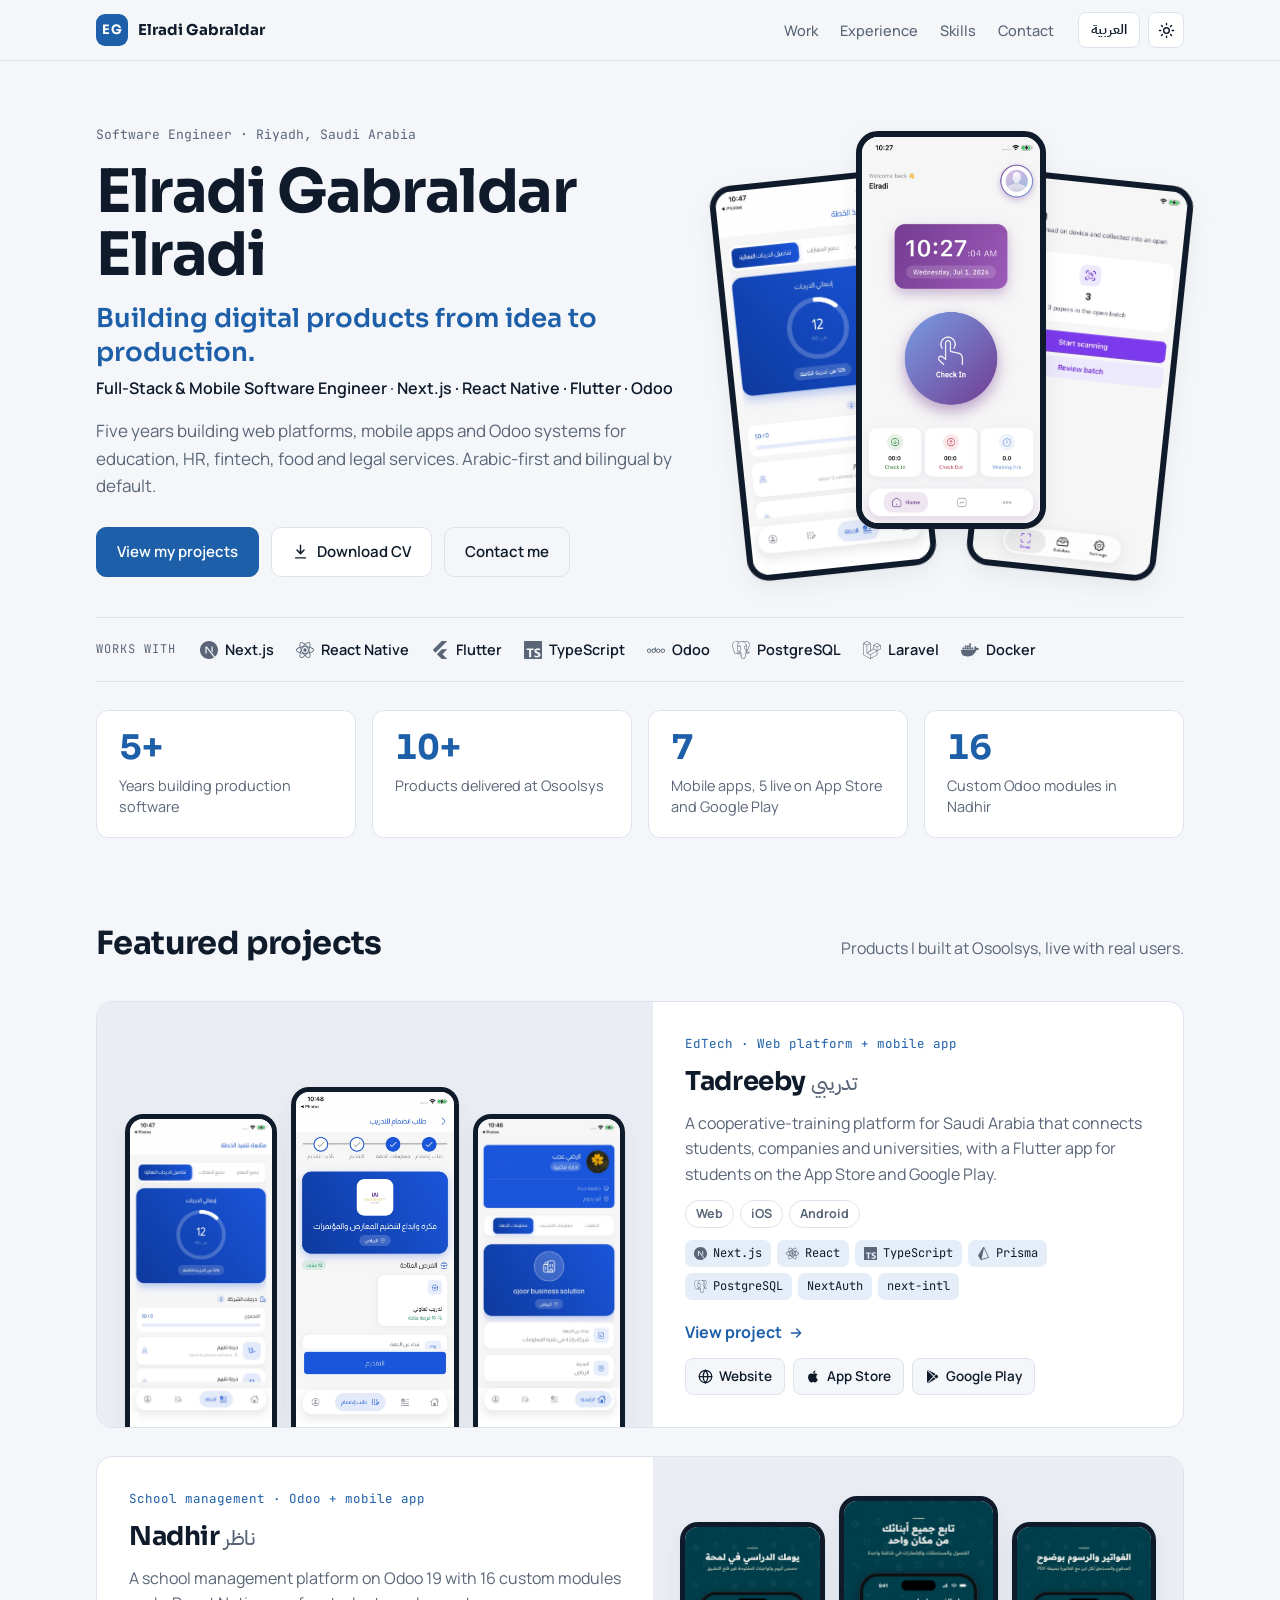
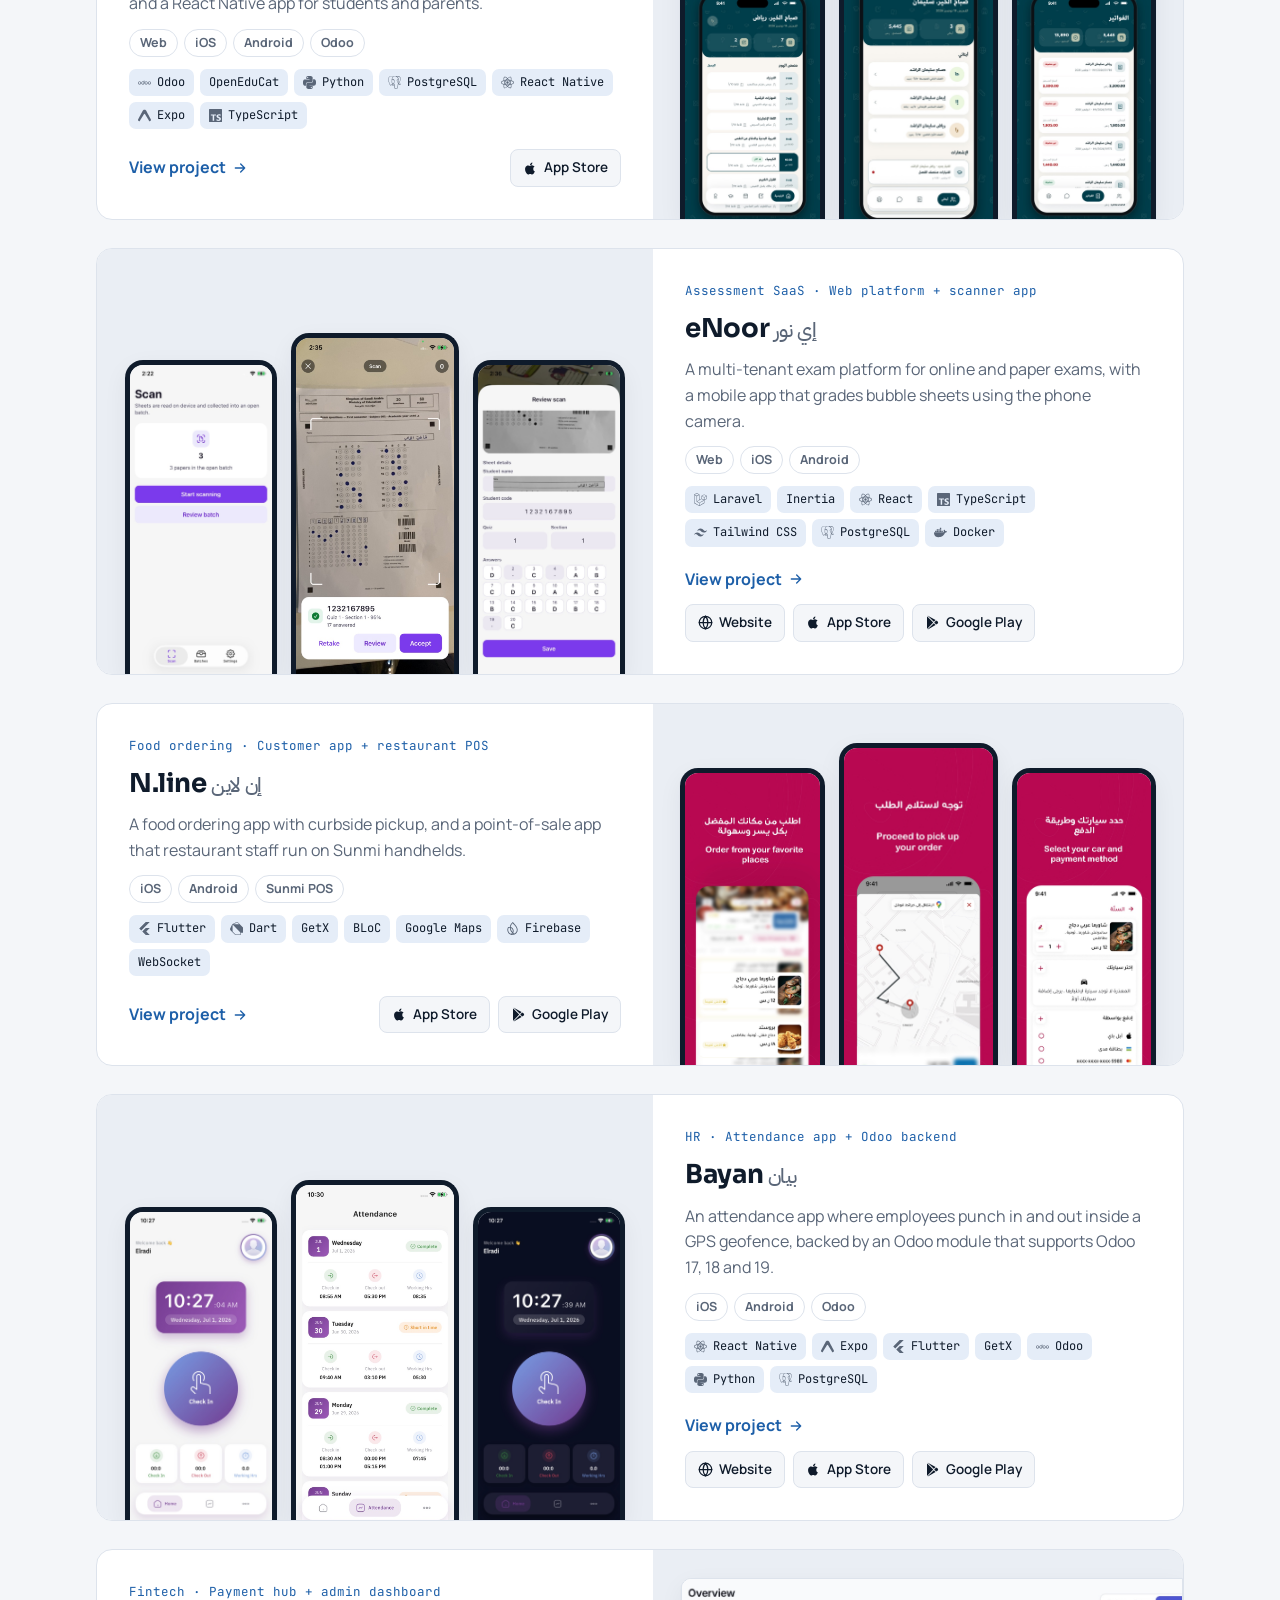
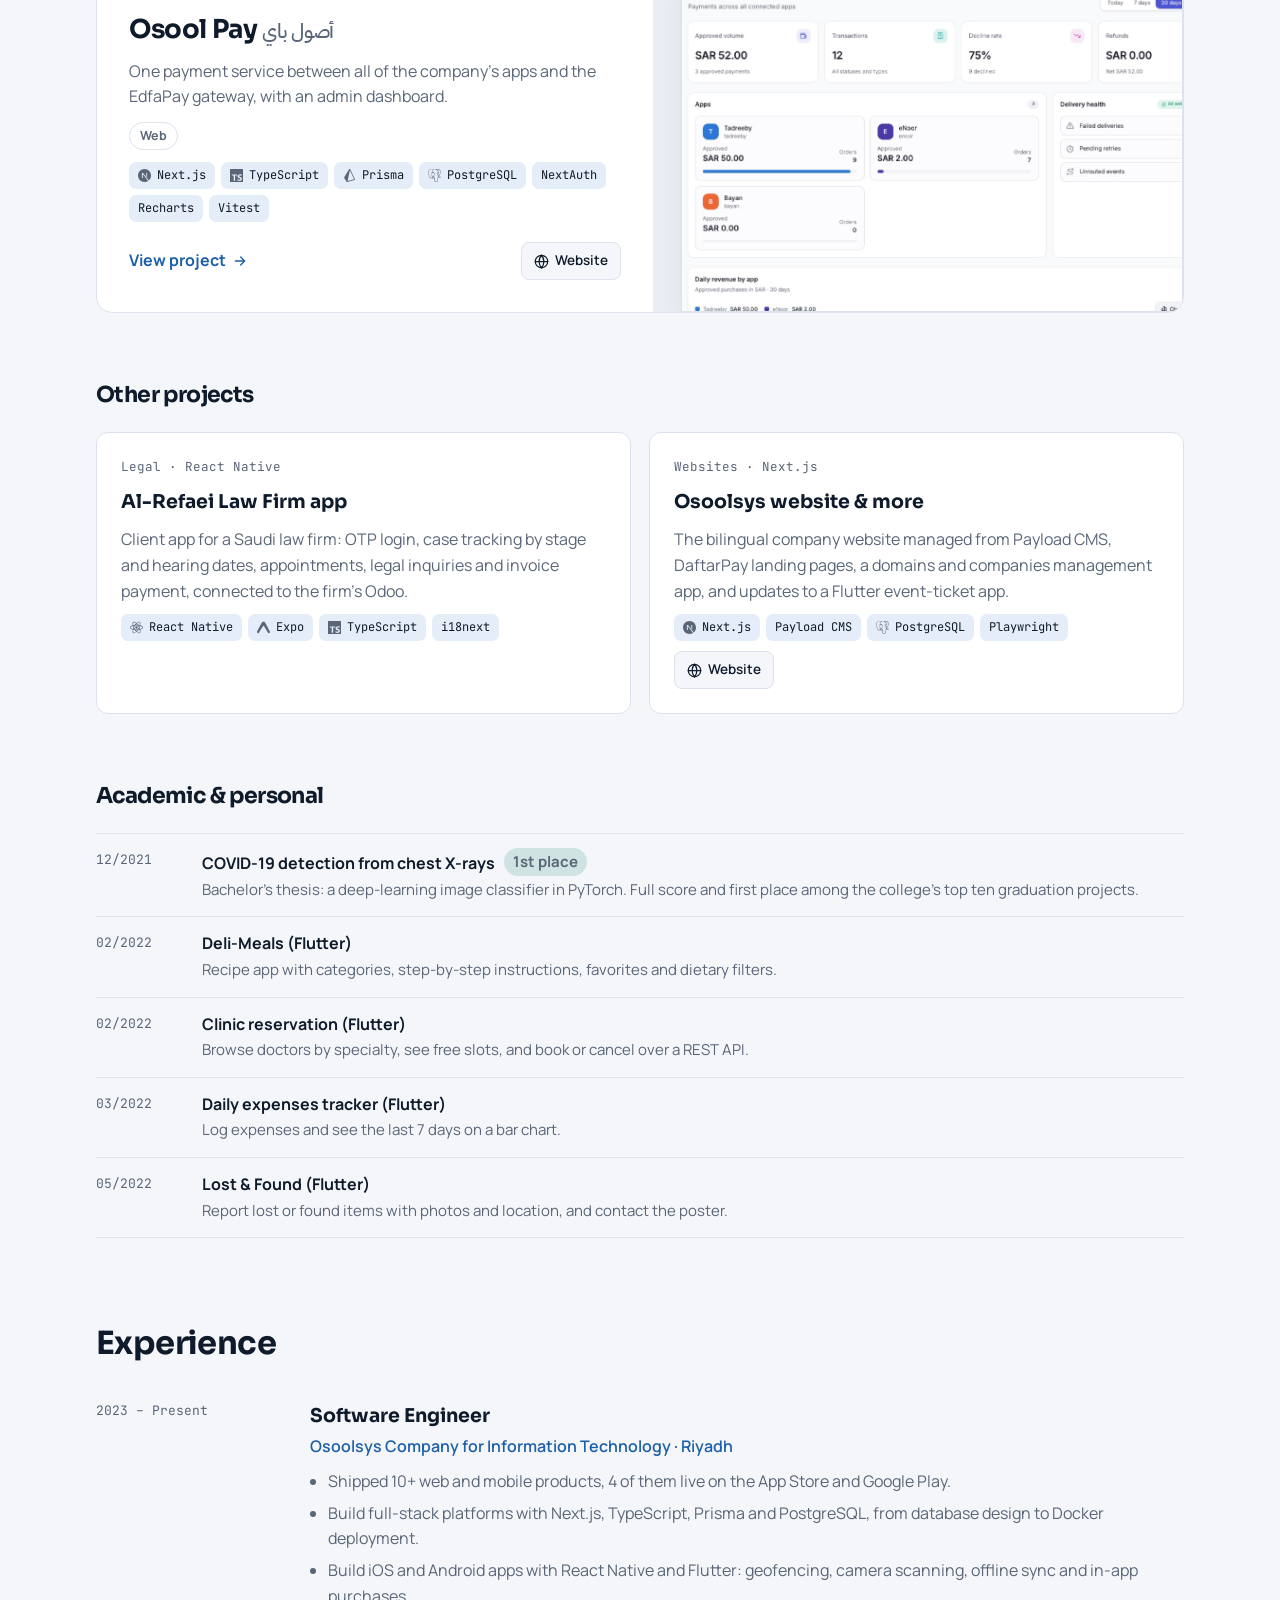
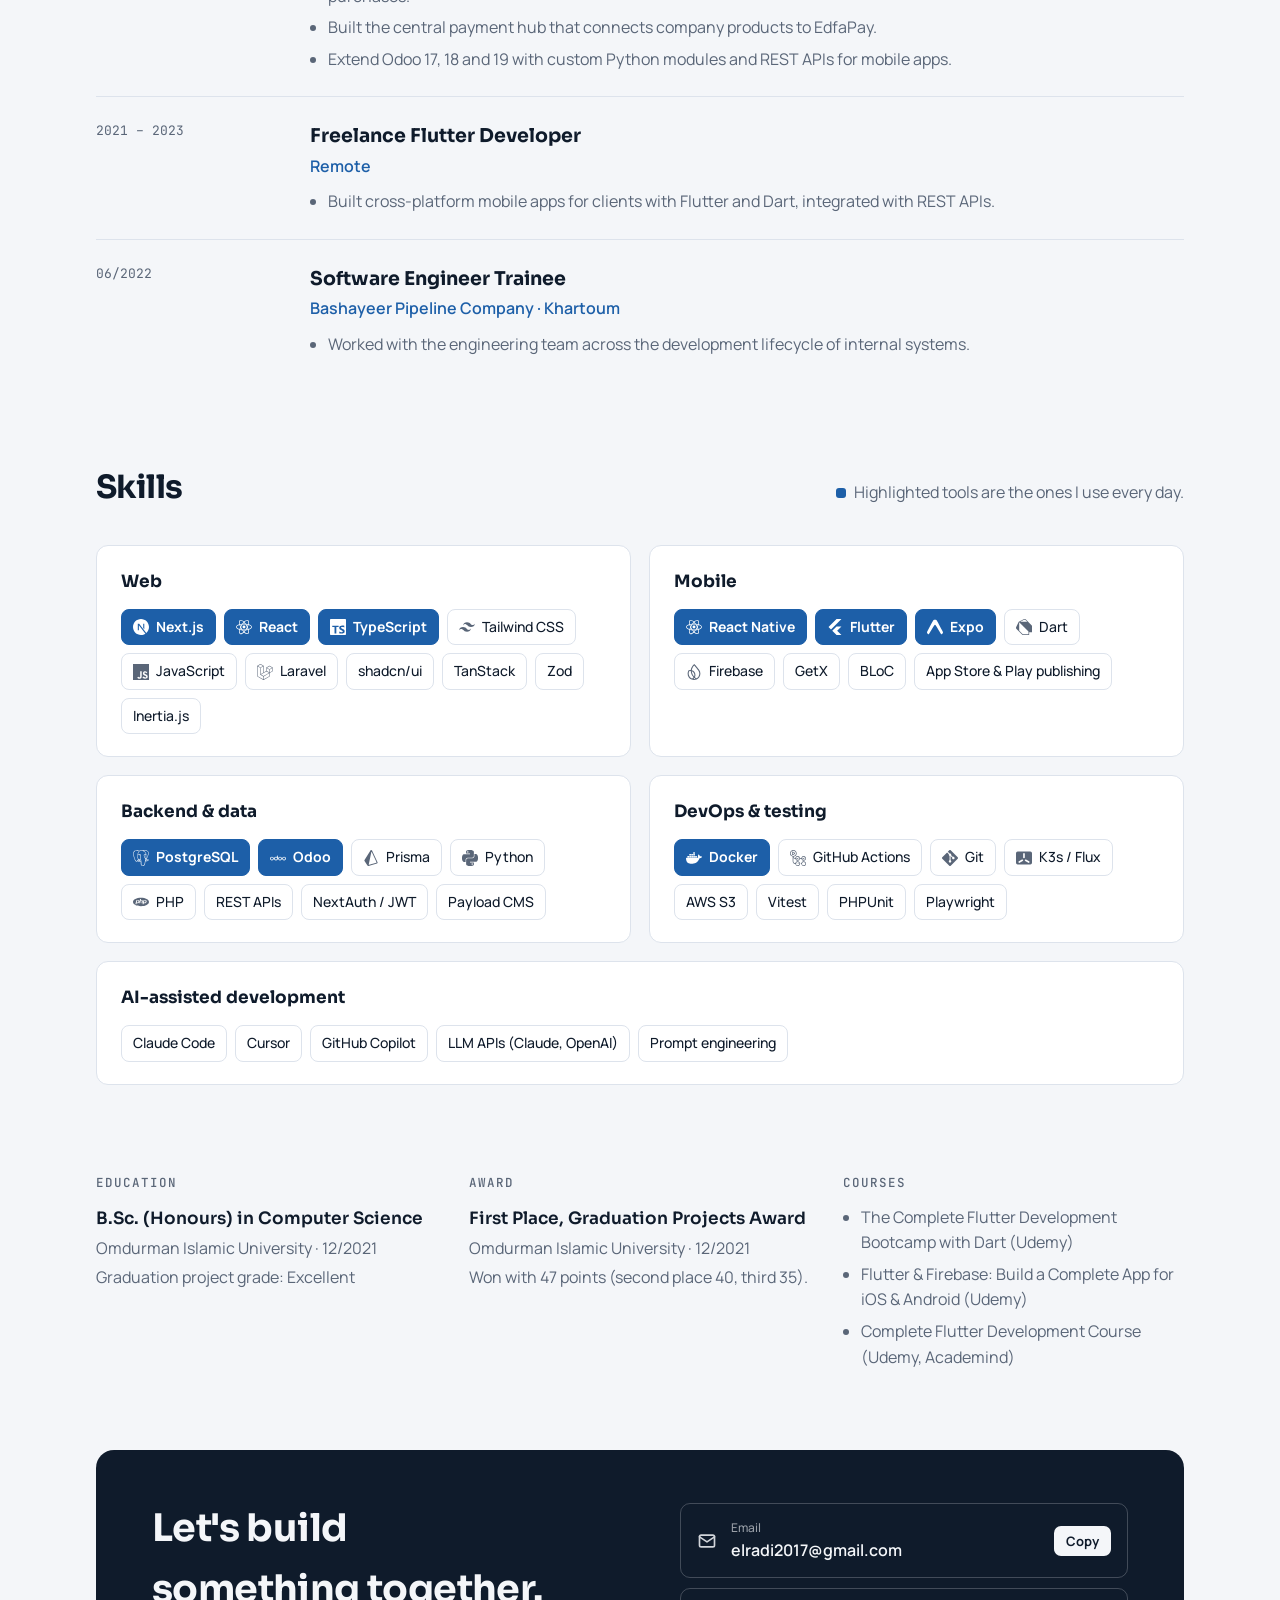
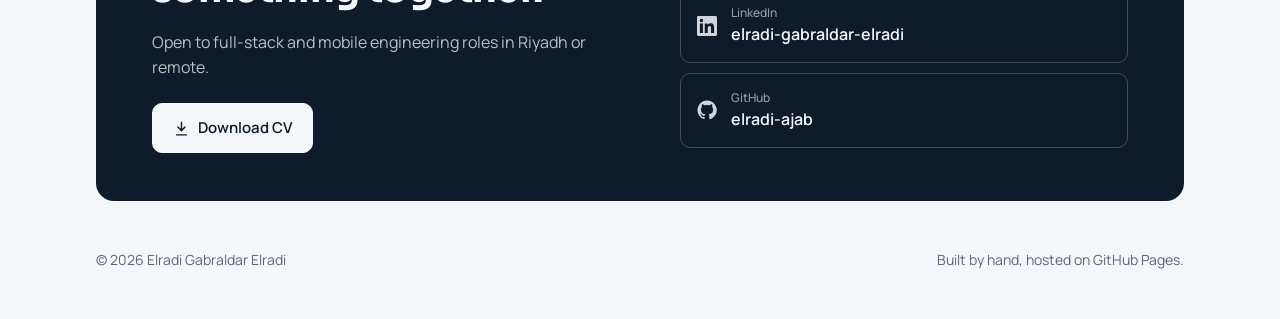
<file: index.html>
<!doctype html>
<html lang="en" dir="ltr">
  <head>
    <meta charset="utf-8" />
    <meta
      name="viewport"
      content="width=device-width, initial-scale=1, viewport-fit=cover"
    />
    <meta name="theme-color" content="#0b121c" />
    <title>Elradi Gabraldar Elradi</title>
    <meta
      name="description"
      content="Full-Stack &amp; Mobile Software Engineer · Building digital products from idea to production."
    />
    <link rel="alternate" hreflang="ar" href="ar/index.html" />
    <link rel="preconnect" href="https://fonts.googleapis.com" />
    <link rel="preconnect" href="https://fonts.gstatic.com" crossorigin />
    <link
      rel="stylesheet"
      href="https://fonts.googleapis.com/css2?family=Sora:wght@500;600;700&family=Manrope:wght@400;500;600;700&family=JetBrains+Mono:wght@400;500&family=IBM+Plex+Sans+Arabic:wght@400;500;600;700&display=swap"
    />
    <link rel="stylesheet" href="assets/style.css" />
    <script>
      (function () {
        try {
          var m = localStorage.getItem("theme");
          if (m === "dark" || m === "light")
            document.documentElement.setAttribute("data-theme", m);
        } catch (e) {}
      })();
    </script>
    <script>
      window.BASE = "";
      window.I18N = {
        link_website: "Website",
        link_appStore: "App Store",
        link_googlePlay: "Google Play",
        link_github: "Code",
        link_demo: "Demo",
        copy: "Copy",
        copied: "Copied",
      };
    </script>
  </head>
  <body>
    <header class="bar">
      <div class="wrap bar-in">
        <a class="mark" href="index.html"
          ><span class="mono">EG</span><span>Elradi Gabraldar</span></a
        >
        <nav class="nav" aria-label="Sections">
          <a href="index.html#work">Work</a
          ><a href="index.html#experience">Experience</a
          ><a href="index.html#skills">Skills</a
          ><a href="index.html#contact">Contact</a>
        </nav>
        <div class="tools">
          <a class="lang" href="ar/index.html" hreflang="ar" lang="ar"
            >العربية</a
          >
          <button
            class="theme"
            id="theme-toggle"
            type="button"
            aria-label="Switch light or dark theme"
            title="Switch light or dark theme"
          >
            <svg
              viewBox="0 0 24 24"
              fill="none"
              stroke="currentColor"
              stroke-width="2"
              stroke-linecap="round"
              aria-hidden="true"
            >
              <circle cx="12" cy="12" r="4" />
              <path
                d="M12 2v2M12 20v2M4.9 4.9l1.4 1.4M17.7 17.7l1.4 1.4M2 12h2M20 12h2M4.9 19.1l1.4-1.4M17.7 6.3l1.4-1.4"
              /></svg
            ><svg
              viewBox="0 0 24 24"
              fill="none"
              stroke="currentColor"
              stroke-width="2"
              stroke-linecap="round"
              stroke-linejoin="round"
              aria-hidden="true"
            >
              <path d="M21 12.8A9 9 0 1 1 11.2 3a7 7 0 0 0 9.8 9.8z" />
            </svg>
          </button>
        </div>
      </div>
    </header>
    <main id="top">
      <section class="hero wrap">
        <div class="hero-text">
          <p class="eyebrow">Software Engineer · Riyadh, Saudi Arabia</p>
          <h1>Elradi Gabraldar Elradi</h1>
          <p class="tagline">
            Building digital products from idea to production.
          </p>
          <p class="subline">
            Full-Stack &amp; Mobile Software Engineer <span class="dot">·</span>
            <span dir="ltr">Next.js · React Native · Flutter · Odoo</span>
          </p>
          <p class="lede">
            Five years building web platforms, mobile apps and Odoo systems for
            education, HR, fintech, food and legal services. Arabic-first and
            bilingual by default.
          </p>
          <div class="actions">
            <a class="btn primary" href="#work">View my projects</a>
            <a class="btn" href="Elradi_Gabraldar_CV.pdf" download
              ><svg
                viewBox="0 0 24 24"
                fill="none"
                stroke="currentColor"
                stroke-width="2"
                stroke-linecap="round"
                stroke-linejoin="round"
                aria-hidden="true"
              >
                <path d="M12 3v12M7 10l5 5 5-5M5 21h14" /></svg
              >Download CV</a
            >
            <a class="btn ghost" href="#contact">Contact me</a>
          </div>
        </div>
        <div class="hero-art" aria-hidden="true">
          <div class="phones">
            <img
              src="images/tadreeby/4.jpg"
              alt=""
              loading="eager"
              width="300"
              height="650"
            /><img
              src="images/bayan/1.jpg"
              alt=""
              loading="eager"
              width="300"
              height="650"
            /><img
              src="images/enoor/1.jpg"
              alt=""
              loading="eager"
              width="300"
              height="650"
            />
          </div>
        </div>
      </section>
      <div class="wrap">
        <div class="techbar">
          <span class="tb-label">Works with</span>
          <ul>
            <li>
              <svg class="ti" viewBox="0 0 24 24" aria-hidden="true">
                <path
                  d="M18.665 21.978C16.758 23.255 14.465 24 12 24 5.377 24 0 18.623 0 12S5.377 0 12 0s12 5.377 12 12c0 3.583-1.574 6.801-4.067 9.001L9.219 7.2H7.2v9.596h1.615V9.251l9.85 12.727Zm-3.332-8.533 1.6 2.061V7.2h-1.6v6.245Z"
                /></svg
              ><span>Next.js</span>
            </li>
            <li>
              <svg class="ti" viewBox="0 0 24 24" aria-hidden="true">
                <path
                  d="M14.23 12.004a2.236 2.236 0 0 1-2.235 2.236 2.236 2.236 0 0 1-2.236-2.236 2.236 2.236 0 0 1 2.235-2.236 2.236 2.236 0 0 1 2.236 2.236zm2.648-10.69c-1.346 0-3.107.96-4.888 2.622-1.78-1.653-3.542-2.602-4.887-2.602-.41 0-.783.093-1.106.278-1.375.793-1.683 3.264-.973 6.365C1.98 8.917 0 10.42 0 12.004c0 1.59 1.99 3.097 5.043 4.03-.704 3.113-.39 5.588.988 6.38.32.187.69.275 1.102.275 1.345 0 3.107-.96 4.888-2.624 1.78 1.654 3.542 2.603 4.887 2.603.41 0 .783-.09 1.106-.275 1.374-.792 1.683-3.263.973-6.365C22.02 15.096 24 13.59 24 12.004c0-1.59-1.99-3.097-5.043-4.032.704-3.11.39-5.587-.988-6.38-.318-.184-.688-.277-1.092-.278zm-.005 1.09v.006c.225 0 .406.044.558.127.666.382.955 1.835.73 3.704-.054.46-.142.945-.25 1.44-.96-.236-2.006-.417-3.107-.534-.66-.905-1.345-1.727-2.035-2.447 1.592-1.48 3.087-2.292 4.105-2.295zm-9.77.02c1.012 0 2.514.808 4.11 2.28-.686.72-1.37 1.537-2.02 2.442-1.107.117-2.154.298-3.113.538-.112-.49-.195-.964-.254-1.42-.23-1.868.054-3.32.714-3.707.19-.09.4-.127.563-.132zm4.882 3.05c.455.468.91.992 1.36 1.564-.44-.02-.89-.034-1.345-.034-.46 0-.915.01-1.36.034.44-.572.895-1.096 1.345-1.565zM12 8.1c.74 0 1.477.034 2.202.093.406.582.802 1.203 1.183 1.86.372.64.71 1.29 1.018 1.946-.308.655-.646 1.31-1.013 1.95-.38.66-.773 1.288-1.18 1.87-.728.063-1.466.098-2.21.098-.74 0-1.477-.035-2.202-.093-.406-.582-.802-1.204-1.183-1.86-.372-.64-.71-1.29-1.018-1.946.303-.657.646-1.313 1.013-1.954.38-.66.773-1.286 1.18-1.868.728-.064 1.466-.098 2.21-.098zm-3.635.254c-.24.377-.48.763-.704 1.16-.225.39-.435.782-.635 1.174-.265-.656-.49-1.31-.676-1.947.64-.15 1.315-.283 2.015-.386zm7.26 0c.695.103 1.365.23 2.006.387-.18.632-.405 1.282-.66 1.933-.2-.39-.41-.783-.64-1.174-.225-.392-.465-.774-.705-1.146zm3.063.675c.484.15.944.317 1.375.498 1.732.74 2.852 1.708 2.852 2.476-.005.768-1.125 1.74-2.857 2.475-.42.18-.88.342-1.355.493-.28-.958-.646-1.956-1.1-2.98.45-1.017.81-2.01 1.085-2.964zm-13.395.004c.278.96.645 1.957 1.1 2.98-.45 1.017-.812 2.01-1.086 2.964-.484-.15-.944-.318-1.37-.5-1.732-.737-2.852-1.706-2.852-2.474 0-.768 1.12-1.742 2.852-2.476.42-.18.88-.342 1.356-.494zm11.678 4.28c.265.657.49 1.312.676 1.948-.64.157-1.316.29-2.016.39.24-.375.48-.762.705-1.158.225-.39.435-.788.636-1.18zm-9.945.02c.2.392.41.783.64 1.175.23.39.465.772.705 1.143-.695-.102-1.365-.23-2.006-.386.18-.63.406-1.282.66-1.933zM17.92 16.32c.112.493.2.968.254 1.423.23 1.868-.054 3.32-.714 3.708-.147.09-.338.128-.563.128-1.012 0-2.514-.807-4.11-2.28.686-.72 1.37-1.536 2.02-2.44 1.107-.118 2.154-.3 3.113-.54zm-11.83.01c.96.234 2.006.415 3.107.532.66.905 1.345 1.727 2.035 2.446-1.595 1.483-3.092 2.295-4.11 2.295-.22-.005-.406-.05-.553-.132-.666-.38-.955-1.834-.73-3.703.054-.46.142-.944.25-1.438zm4.56.64c.44.02.89.034 1.345.034.46 0 .915-.01 1.36-.034-.44.572-.895 1.095-1.345 1.565-.455-.47-.91-.993-1.36-1.565z"
                /></svg
              ><span>React Native</span>
            </li>
            <li>
              <svg class="ti" viewBox="0 0 24 24" aria-hidden="true">
                <path
                  d="M14.314 0L2.3 12 6 15.7 21.684.013h-7.357zm.014 11.072L7.857 17.53l6.47 6.47H21.7l-6.46-6.468 6.46-6.46h-7.37z"
                /></svg
              ><span>Flutter</span>
            </li>
            <li>
              <svg class="ti" viewBox="0 0 24 24" aria-hidden="true">
                <path
                  d="M1.125 0C.502 0 0 .502 0 1.125v21.75C0 23.498.502 24 1.125 24h21.75c.623 0 1.125-.502 1.125-1.125V1.125C24 .502 23.498 0 22.875 0zm17.363 9.75c.612 0 1.154.037 1.627.111a6.38 6.38 0 0 1 1.306.34v2.458a3.95 3.95 0 0 0-.643-.361 5.093 5.093 0 0 0-.717-.26 5.453 5.453 0 0 0-1.426-.2c-.3 0-.573.028-.819.086a2.1 2.1 0 0 0-.623.242c-.17.104-.3.229-.393.374a.888.888 0 0 0-.14.49c0 .196.053.373.156.529.104.156.252.304.443.444s.423.276.696.41c.273.135.582.274.926.416.47.197.892.407 1.266.628.374.222.695.473.963.753.268.279.472.598.614.957.142.359.214.776.214 1.253 0 .657-.125 1.21-.373 1.656a3.033 3.033 0 0 1-1.012 1.085 4.38 4.38 0 0 1-1.487.596c-.566.12-1.163.18-1.79.18a9.916 9.916 0 0 1-1.84-.164 5.544 5.544 0 0 1-1.512-.493v-2.63a5.033 5.033 0 0 0 3.237 1.2c.333 0 .624-.03.872-.09.249-.06.456-.144.623-.25.166-.108.29-.234.373-.38a1.023 1.023 0 0 0-.074-1.089 2.12 2.12 0 0 0-.537-.5 5.597 5.597 0 0 0-.807-.444 27.72 27.72 0 0 0-1.007-.436c-.918-.383-1.602-.852-2.053-1.405-.45-.553-.676-1.222-.676-2.005 0-.614.123-1.141.369-1.582.246-.441.58-.804 1.004-1.089a4.494 4.494 0 0 1 1.47-.629 7.536 7.536 0 0 1 1.77-.201zm-15.113.188h9.563v2.166H9.506v9.646H6.789v-9.646H3.375z"
                /></svg
              ><span>TypeScript</span>
            </li>
            <li>
              <svg class="ti" viewBox="0 0 24 24" aria-hidden="true">
                <path
                  d="M21.1002 15.7957c-1.6015 0-2.8997-1.2983-2.8997-2.8998s1.2983-2.8997 2.8997-2.8997c1.6015 0 2.8998 1.2982 2.8998 2.8997 0 1.5999-1.2979 2.8998-2.8998 2.8998zm0-1.2c.9388.0006 1.7003-.7601 1.7008-1.6989.0004-.9388-.7602-1.7003-1.699-1.7007h-.0018c-.9388.0004-1.6994.7619-1.699 1.7007.0005.9381.761 1.6985 1.699 1.699zm-6.0655 1.2c-1.6014 0-2.8997-1.2983-2.8997-2.8998s1.2983-2.8997 2.8997-2.8997c1.6015 0 2.8998 1.2982 2.8998 2.8997 0 1.5999-1.2999 2.8998-2.8998 2.8998zm0-1.2c.9389.0006 1.7003-.7601 1.7008-1.6989.0005-.9388-.7602-1.7003-1.699-1.7007h-.0018c-.9388.0004-1.6994.7619-1.699 1.7007.0005.9381.761 1.6985 1.699 1.699zM11.865 12.858c0 1.6199-1.2979 2.9378-2.8977 2.9378s-2.8998-1.314-2.8998-2.9358 1.1799-2.8597 2.8998-2.8597c.6359 0 1.2239.134 1.6998.484v-1.68a.6.6 0 0 1 1.2 0v4.0537h-.002zm-2.8977 1.7399c.9388.0005 1.7002-.7602 1.7007-1.699.0005-.9388-.7602-1.7003-1.699-1.7007h-.0017c-.9389.0004-1.6995.7619-1.699 1.7007.0004.9381.7608 1.6985 1.699 1.699zm-6.0675 1.1979C1.2983 15.7957 0 14.4974 0 12.8959s1.2983-2.8997 2.8998-2.8997 2.8997 1.2982 2.8997 2.8997c0 1.5999-1.2999 2.8998-2.8997 2.8998zm0-1.2c.9388.0006 1.7002-.7601 1.7007-1.699.0005-.9387-.7602-1.7002-1.699-1.7006h-.0017c-.9388.0004-1.6995.7619-1.699 1.7007.0004.9381.7608 1.6985 1.699 1.699z"
                /></svg
              ><span>Odoo</span>
            </li>
            <li>
              <svg class="ti" viewBox="0 0 24 24" aria-hidden="true">
                <path
                  d="M23.5594 14.7228a.5269.5269 0 0 0-.0563-.1191c-.139-.2632-.4768-.3418-1.0074-.2321-1.6533.3411-2.2935.1312-2.5256-.0191 1.342-2.0482 2.445-4.522 3.0411-6.8297.2714-1.0507.7982-3.5237.1222-4.7316a1.5641 1.5641 0 0 0-.1509-.235C21.6931.9086 19.8007.0248 17.5099.0005c-1.4947-.0158-2.7705.3461-3.1161.4794a9.449 9.449 0 0 0-.5159-.0816 8.044 8.044 0 0 0-1.3114-.1278c-1.1822-.0184-2.2038.2642-3.0498.8406-.8573-.3211-4.7888-1.645-7.2219.0788C.9359 2.1526.3086 3.8733.4302 6.3043c.0409.818.5069 3.334 1.2423 5.7436.4598 1.5065.9387 2.7019 1.4334 3.582.553.9942 1.1259 1.5933 1.7143 1.7895.4474.1491 1.1327.1441 1.8581-.7279.8012-.9635 1.5903-1.8258 1.9446-2.2069.4351.2355.9064.3625 1.39.3772a.0569.0569 0 0 0 .0004.0041 11.0312 11.0312 0 0 0-.2472.3054c-.3389.4302-.4094.5197-1.5002.7443-.3102.064-1.1344.2339-1.1464.8115-.0025.1224.0329.2309.0919.3268.2269.4231.9216.6097 1.015.6331 1.3345.3335 2.5044.092 3.3714-.6787-.017 2.231.0775 4.4174.3454 5.0874.2212.5529.7618 1.9045 2.4692 1.9043.2505 0 .5263-.0291.8296-.0941 1.7819-.3821 2.5557-1.1696 2.855-2.9059.1503-.8707.4016-2.8753.5388-4.1012.0169-.0703.0357-.1207.057-.1362.0007-.0005.0697-.0471.4272.0307a.3673.3673 0 0 0 .0443.0068l.2539.0223.0149.001c.8468.0384 1.9114-.1426 2.5312-.4308.6438-.2988 1.8057-1.0323 1.5951-1.6698zM2.371 11.8765c-.7435-2.4358-1.1779-4.8851-1.2123-5.5719-.1086-2.1714.4171-3.6829 1.5623-4.4927 1.8367-1.2986 4.8398-.5408 6.108-.13-.0032.0032-.0066.0061-.0098.0094-2.0238 2.044-1.9758 5.536-1.9708 5.7495-.0002.0823.0066.1989.0162.3593.0348.5873.0996 1.6804-.0735 2.9184-.1609 1.1504.1937 2.2764.9728 3.0892.0806.0841.1648.1631.2518.2374-.3468.3714-1.1004 1.1926-1.9025 2.1576-.5677.6825-.9597.5517-1.0886.5087-.3919-.1307-.813-.5871-1.2381-1.3223-.4796-.839-.9635-2.0317-1.4155-3.5126zm6.0072 5.0871c-.1711-.0428-.3271-.1132-.4322-.1772.0889-.0394.2374-.0902.4833-.1409 1.2833-.2641 1.4815-.4506 1.9143-1.0002.0992-.126.2116-.2687.3673-.4426a.3549.3549 0 0 0 .0737-.1298c.1708-.1513.2724-.1099.4369-.0417.156.0646.3078.26.3695.4752.0291.1016.0619.2945-.0452.4444-.9043 1.2658-2.2216 1.2494-3.1676 1.0128zm2.094-3.988-.0525.141c-.133.3566-.2567.6881-.3334 1.003-.6674-.0021-1.3168-.2872-1.8105-.8024-.6279-.6551-.9131-1.5664-.7825-2.5004.1828-1.3079.1153-2.4468.079-3.0586-.005-.0857-.0095-.1607-.0122-.2199.2957-.2621 1.6659-.9962 2.6429-.7724.4459.1022.7176.4057.8305.928.5846 2.7038.0774 3.8307-.3302 4.7363-.084.1866-.1633.3629-.2311.5454zm7.3637 4.5725c-.0169.1768-.0358.376-.0618.5959l-.146.4383a.3547.3547 0 0 0-.0182.1077c-.0059.4747-.054.6489-.115.8693-.0634.2292-.1353.4891-.1794 1.0575-.11 1.4143-.8782 2.2267-2.4172 2.5565-1.5155.3251-1.7843-.4968-2.0212-1.2217a6.5824 6.5824 0 0 0-.0769-.2266c-.2154-.5858-.1911-1.4119-.1574-2.5551.0165-.5612-.0249-1.9013-.3302-2.6462.0044-.2932.0106-.5909.019-.8918a.3529.3529 0 0 0-.0153-.1126 1.4927 1.4927 0 0 0-.0439-.208c-.1226-.4283-.4213-.7866-.7797-.9351-.1424-.059-.4038-.1672-.7178-.0869.067-.276.1831-.5875.309-.9249l.0529-.142c.0595-.16.134-.3257.213-.5012.4265-.9476 1.0106-2.2453.3766-5.1772-.2374-1.0981-1.0304-1.6343-2.2324-1.5098-.7207.0746-1.3799.3654-1.7088.5321a5.6716 5.6716 0 0 0-.1958.1041c.0918-1.1064.4386-3.1741 1.7357-4.4823a4.0306 4.0306 0 0 1 .3033-.276.3532.3532 0 0 0 .1447-.0644c.7524-.5706 1.6945-.8506 2.802-.8325.4091.0067.8017.0339 1.1742.081 1.939.3544 3.2439 1.4468 4.0359 2.3827.8143.9623 1.2552 1.9315 1.4312 2.4543-1.3232-.1346-2.2234.1268-2.6797.779-.9926 1.4189.543 4.1729 1.2811 5.4964.1353.2426.2522.4522.2889.5413.2403.5825.5515.9713.7787 1.2552.0696.087.1372.1714.1885.245-.4008.1155-1.1208.3825-1.0552 1.717-.0123.1563-.0423.4469-.0834.8148-.0461.2077-.0702.4603-.0994.7662zm.8905-1.6211c-.0405-.8316.2691-.9185.5967-1.0105a2.8566 2.8566 0 0 0 .135-.0406 1.202 1.202 0 0 0 .1342.103c.5703.3765 1.5823.4213 3.0068.1344-.2016.1769-.5189.3994-.9533.6011-.4098.1903-1.0957.333-1.7473.3636-.7197.0336-1.0859-.0807-1.1721-.151zm.5695-9.2712c-.0059.3508-.0542.6692-.1054 1.0017-.055.3576-.112.7274-.1264 1.1762-.0142.4368.0404.8909.0932 1.3301.1066.887.216 1.8003-.2075 2.7014a3.5272 3.5272 0 0 1-.1876-.3856c-.0527-.1276-.1669-.3326-.3251-.6162-.6156-1.1041-2.0574-3.6896-1.3193-4.7446.3795-.5427 1.3408-.5661 2.1781-.463zm.2284 7.0137a12.3762 12.3762 0 0 0-.0853-.1074l-.0355-.0444c.7262-1.1995.5842-2.3862.4578-3.4385-.0519-.4318-.1009-.8396-.0885-1.2226.0129-.4061.0666-.7543.1185-1.0911.0639-.415.1288-.8443.1109-1.3505.0134-.0531.0188-.1158.0118-.1902-.0457-.4855-.5999-1.938-1.7294-3.253-.6076-.7073-1.4896-1.4972-2.6889-2.0395.5251-.1066 1.2328-.2035 2.0244-.1859 2.0515.0456 3.6746.8135 4.8242 2.2824a.908.908 0 0 1 .0667.1002c.7231 1.3556-.2762 6.2751-2.9867 10.5405zm-8.8166-6.1162c-.025.1794-.3089.4225-.6211.4225a.5821.5821 0 0 1-.0809-.0056c-.1873-.026-.3765-.144-.5059-.3156-.0458-.0605-.1203-.178-.1055-.2844.0055-.0401.0261-.0985.0925-.1488.1182-.0894.3518-.1226.6096-.0867.3163.0441.6426.1938.6113.4186zm7.9305-.4114c.0111.0792-.049.201-.1531.3102-.0683.0717-.212.1961-.4079.2232a.5456.5456 0 0 1-.075.0052c-.2935 0-.5414-.2344-.5607-.3717-.024-.1765.2641-.3106.5611-.352.297-.0414.6111.0088.6356.1851z"
                /></svg
              ><span>PostgreSQL</span>
            </li>
            <li>
              <svg class="ti" viewBox="0 0 24 24" aria-hidden="true">
                <path
                  d="M23.642 5.43a.364.364 0 01.014.1v5.149c0 .135-.073.26-.189.326l-4.323 2.49v4.934a.378.378 0 01-.188.326L9.93 23.949a.316.316 0 01-.066.027c-.008.002-.016.008-.024.01a.348.348 0 01-.192 0c-.011-.002-.02-.008-.03-.012-.02-.008-.042-.014-.062-.025L.533 18.755a.376.376 0 01-.189-.326V2.974c0-.033.005-.066.014-.098.003-.012.01-.02.014-.032a.369.369 0 01.023-.058c.004-.013.015-.022.023-.033l.033-.045c.012-.01.025-.018.037-.027.014-.012.027-.024.041-.034H.53L5.043.05a.375.375 0 01.375 0L9.93 2.647h.002c.015.01.027.021.04.033l.038.027c.013.014.02.03.033.045.008.011.02.021.025.033.01.02.017.038.024.058.003.011.01.021.013.032.01.031.014.064.014.098v9.652l3.76-2.164V5.527c0-.033.004-.066.013-.098.003-.01.01-.02.013-.032a.487.487 0 01.024-.059c.007-.012.018-.02.025-.033.012-.015.021-.03.033-.043.012-.012.025-.02.037-.028.014-.01.026-.023.041-.032h.001l4.513-2.598a.375.375 0 01.375 0l4.513 2.598c.016.01.027.021.042.031.012.01.025.018.036.028.013.014.022.03.034.044.008.012.019.021.024.033.011.02.018.04.024.06.006.01.012.021.015.032zm-.74 5.032V6.179l-1.578.908-2.182 1.256v4.283zm-4.51 7.75v-4.287l-2.147 1.225-6.126 3.498v4.325zM1.093 3.624v14.588l8.273 4.761v-4.325l-4.322-2.445-.002-.003H5.04c-.014-.01-.025-.021-.04-.031-.011-.01-.024-.018-.035-.027l-.001-.002c-.013-.012-.021-.025-.031-.04-.01-.011-.021-.022-.028-.036h-.002c-.008-.014-.013-.031-.02-.047-.006-.016-.014-.027-.018-.043a.49.49 0 01-.008-.057c-.002-.014-.006-.027-.006-.041V5.789l-2.18-1.257zM5.23.81L1.47 2.974l3.76 2.164 3.758-2.164zm1.956 13.505l2.182-1.256V3.624l-1.58.91-2.182 1.255v9.435zm11.581-10.95l-3.76 2.163 3.76 2.163 3.759-2.164zm-.376 4.978L16.21 7.087 14.63 6.18v4.283l2.182 1.256 1.58.908zm-8.65 9.654l5.514-3.148 2.756-1.572-3.757-2.163-4.323 2.489-3.941 2.27z"
                /></svg
              ><span>Laravel</span>
            </li>
            <li>
              <svg class="ti" viewBox="0 0 24 24" aria-hidden="true">
                <path
                  d="M13.983 11.078h2.119a.186.186 0 00.186-.185V9.006a.186.186 0 00-.186-.186h-2.119a.185.185 0 00-.185.185v1.888c0 .102.083.185.185.185m-2.954-5.43h2.118a.186.186 0 00.186-.186V3.574a.186.186 0 00-.186-.185h-2.118a.185.185 0 00-.185.185v1.888c0 .102.082.185.185.185m0 2.716h2.118a.187.187 0 00.186-.186V6.29a.186.186 0 00-.186-.185h-2.118a.185.185 0 00-.185.185v1.887c0 .102.082.185.185.186m-2.93 0h2.12a.186.186 0 00.184-.186V6.29a.185.185 0 00-.185-.185H8.1a.185.185 0 00-.185.185v1.887c0 .102.083.185.185.186m-2.964 0h2.119a.186.186 0 00.185-.186V6.29a.185.185 0 00-.185-.185H5.136a.186.186 0 00-.186.185v1.887c0 .102.084.185.186.186m5.893 2.715h2.118a.186.186 0 00.186-.185V9.006a.186.186 0 00-.186-.186h-2.118a.185.185 0 00-.185.185v1.888c0 .102.082.185.185.185m-2.93 0h2.12a.185.185 0 00.184-.185V9.006a.185.185 0 00-.184-.186h-2.12a.185.185 0 00-.184.185v1.888c0 .102.083.185.185.185m-2.964 0h2.119a.185.185 0 00.185-.185V9.006a.185.185 0 00-.184-.186h-2.12a.186.186 0 00-.186.186v1.887c0 .102.084.185.186.185m-2.92 0h2.12a.185.185 0 00.184-.185V9.006a.185.185 0 00-.184-.186h-2.12a.185.185 0 00-.184.185v1.888c0 .102.082.185.185.185M23.763 9.89c-.065-.051-.672-.51-1.954-.51-.338.001-.676.03-1.01.087-.248-1.7-1.653-2.53-1.716-2.566l-.344-.199-.226.327c-.284.438-.49.922-.612 1.43-.23.97-.09 1.882.403 2.661-.595.332-1.55.413-1.744.42H.751a.751.751 0 00-.75.748 11.376 11.376 0 00.692 4.062c.545 1.428 1.355 2.48 2.41 3.124 1.18.723 3.1 1.137 5.275 1.137.983.003 1.963-.086 2.93-.266a12.248 12.248 0 003.823-1.389c.98-.567 1.86-1.288 2.61-2.136 1.252-1.418 1.998-2.997 2.553-4.4h.221c1.372 0 2.215-.549 2.68-1.009.309-.293.55-.65.707-1.046l.098-.288Z"
                /></svg
              ><span>Docker</span>
            </li>
          </ul>
        </div>
        <div class="stats">
          <div class="stat">
            <b>5+</b><span>Years building production software</span>
          </div>
          <div class="stat">
            <b>10+</b><span>Products delivered at Osoolsys</span>
          </div>
          <div class="stat">
            <b>7</b
            ><span>Mobile apps, 5 live on App Store and Google Play</span>
          </div>
          <div class="stat">
            <b>16</b><span>Custom Odoo modules in Nadhir</span>
          </div>
        </div>
      </div>
      <section id="work" class="sec">
        <div class="wrap">
          <div class="sec-head">
            <h2>Featured projects</h2>
            <p>Products I built at Osoolsys, live with real users.</p>
          </div>
          <div class="featured">
            <article class="fcard reveal" id="p-tadreeby">
              <a
                class="media"
                href="projects/tadreeby.html"
                tabindex="-1"
                aria-hidden="true"
                data-media="tadreeby"
                data-type="phone"
                data-max="3"
                ><div class="ph">
                  <span class="ph-name">Tadreeby</span>
                  <span class="ph-alt" lang="ar">تدريبي</span>
                  <span class="ph-icons"
                    ><svg class="ph-i" viewBox="0 0 24 24" aria-hidden="true">
                      <path
                        d="M18.665 21.978C16.758 23.255 14.465 24 12 24 5.377 24 0 18.623 0 12S5.377 0 12 0s12 5.377 12 12c0 3.583-1.574 6.801-4.067 9.001L9.219 7.2H7.2v9.596h1.615V9.251l9.85 12.727Zm-3.332-8.533 1.6 2.061V7.2h-1.6v6.245Z"
                      /></svg
                    ><svg class="ph-i" viewBox="0 0 24 24" aria-hidden="true">
                      <path
                        d="M14.23 12.004a2.236 2.236 0 0 1-2.235 2.236 2.236 2.236 0 0 1-2.236-2.236 2.236 2.236 0 0 1 2.235-2.236 2.236 2.236 0 0 1 2.236 2.236zm2.648-10.69c-1.346 0-3.107.96-4.888 2.622-1.78-1.653-3.542-2.602-4.887-2.602-.41 0-.783.093-1.106.278-1.375.793-1.683 3.264-.973 6.365C1.98 8.917 0 10.42 0 12.004c0 1.59 1.99 3.097 5.043 4.03-.704 3.113-.39 5.588.988 6.38.32.187.69.275 1.102.275 1.345 0 3.107-.96 4.888-2.624 1.78 1.654 3.542 2.603 4.887 2.603.41 0 .783-.09 1.106-.275 1.374-.792 1.683-3.263.973-6.365C22.02 15.096 24 13.59 24 12.004c0-1.59-1.99-3.097-5.043-4.032.704-3.11.39-5.587-.988-6.38-.318-.184-.688-.277-1.092-.278zm-.005 1.09v.006c.225 0 .406.044.558.127.666.382.955 1.835.73 3.704-.054.46-.142.945-.25 1.44-.96-.236-2.006-.417-3.107-.534-.66-.905-1.345-1.727-2.035-2.447 1.592-1.48 3.087-2.292 4.105-2.295zm-9.77.02c1.012 0 2.514.808 4.11 2.28-.686.72-1.37 1.537-2.02 2.442-1.107.117-2.154.298-3.113.538-.112-.49-.195-.964-.254-1.42-.23-1.868.054-3.32.714-3.707.19-.09.4-.127.563-.132zm4.882 3.05c.455.468.91.992 1.36 1.564-.44-.02-.89-.034-1.345-.034-.46 0-.915.01-1.36.034.44-.572.895-1.096 1.345-1.565zM12 8.1c.74 0 1.477.034 2.202.093.406.582.802 1.203 1.183 1.86.372.64.71 1.29 1.018 1.946-.308.655-.646 1.31-1.013 1.95-.38.66-.773 1.288-1.18 1.87-.728.063-1.466.098-2.21.098-.74 0-1.477-.035-2.202-.093-.406-.582-.802-1.204-1.183-1.86-.372-.64-.71-1.29-1.018-1.946.303-.657.646-1.313 1.013-1.954.38-.66.773-1.286 1.18-1.868.728-.064 1.466-.098 2.21-.098zm-3.635.254c-.24.377-.48.763-.704 1.16-.225.39-.435.782-.635 1.174-.265-.656-.49-1.31-.676-1.947.64-.15 1.315-.283 2.015-.386zm7.26 0c.695.103 1.365.23 2.006.387-.18.632-.405 1.282-.66 1.933-.2-.39-.41-.783-.64-1.174-.225-.392-.465-.774-.705-1.146zm3.063.675c.484.15.944.317 1.375.498 1.732.74 2.852 1.708 2.852 2.476-.005.768-1.125 1.74-2.857 2.475-.42.18-.88.342-1.355.493-.28-.958-.646-1.956-1.1-2.98.45-1.017.81-2.01 1.085-2.964zm-13.395.004c.278.96.645 1.957 1.1 2.98-.45 1.017-.812 2.01-1.086 2.964-.484-.15-.944-.318-1.37-.5-1.732-.737-2.852-1.706-2.852-2.474 0-.768 1.12-1.742 2.852-2.476.42-.18.88-.342 1.356-.494zm11.678 4.28c.265.657.49 1.312.676 1.948-.64.157-1.316.29-2.016.39.24-.375.48-.762.705-1.158.225-.39.435-.788.636-1.18zm-9.945.02c.2.392.41.783.64 1.175.23.39.465.772.705 1.143-.695-.102-1.365-.23-2.006-.386.18-.63.406-1.282.66-1.933zM17.92 16.32c.112.493.2.968.254 1.423.23 1.868-.054 3.32-.714 3.708-.147.09-.338.128-.563.128-1.012 0-2.514-.807-4.11-2.28.686-.72 1.37-1.536 2.02-2.44 1.107-.118 2.154-.3 3.113-.54zm-11.83.01c.96.234 2.006.415 3.107.532.66.905 1.345 1.727 2.035 2.446-1.595 1.483-3.092 2.295-4.11 2.295-.22-.005-.406-.05-.553-.132-.666-.38-.955-1.834-.73-3.703.054-.46.142-.944.25-1.438zm4.56.64c.44.02.89.034 1.345.034.46 0 .915-.01 1.36-.034-.44.572-.895 1.095-1.345 1.565-.455-.47-.91-.993-1.36-1.565z"
                      /></svg
                    ><svg class="ph-i" viewBox="0 0 24 24" aria-hidden="true">
                      <path
                        d="M1.125 0C.502 0 0 .502 0 1.125v21.75C0 23.498.502 24 1.125 24h21.75c.623 0 1.125-.502 1.125-1.125V1.125C24 .502 23.498 0 22.875 0zm17.363 9.75c.612 0 1.154.037 1.627.111a6.38 6.38 0 0 1 1.306.34v2.458a3.95 3.95 0 0 0-.643-.361 5.093 5.093 0 0 0-.717-.26 5.453 5.453 0 0 0-1.426-.2c-.3 0-.573.028-.819.086a2.1 2.1 0 0 0-.623.242c-.17.104-.3.229-.393.374a.888.888 0 0 0-.14.49c0 .196.053.373.156.529.104.156.252.304.443.444s.423.276.696.41c.273.135.582.274.926.416.47.197.892.407 1.266.628.374.222.695.473.963.753.268.279.472.598.614.957.142.359.214.776.214 1.253 0 .657-.125 1.21-.373 1.656a3.033 3.033 0 0 1-1.012 1.085 4.38 4.38 0 0 1-1.487.596c-.566.12-1.163.18-1.79.18a9.916 9.916 0 0 1-1.84-.164 5.544 5.544 0 0 1-1.512-.493v-2.63a5.033 5.033 0 0 0 3.237 1.2c.333 0 .624-.03.872-.09.249-.06.456-.144.623-.25.166-.108.29-.234.373-.38a1.023 1.023 0 0 0-.074-1.089 2.12 2.12 0 0 0-.537-.5 5.597 5.597 0 0 0-.807-.444 27.72 27.72 0 0 0-1.007-.436c-.918-.383-1.602-.852-2.053-1.405-.45-.553-.676-1.222-.676-2.005 0-.614.123-1.141.369-1.582.246-.441.58-.804 1.004-1.089a4.494 4.494 0 0 1 1.47-.629 7.536 7.536 0 0 1 1.77-.201zm-15.113.188h9.563v2.166H9.506v9.646H6.789v-9.646H3.375z"
                      /></svg
                    ><svg class="ph-i" viewBox="0 0 24 24" aria-hidden="true">
                      <path
                        d="M21.8068 18.2848L13.5528.7565c-.207-.4382-.639-.7273-1.1286-.7541-.5023-.0293-.9523.213-1.2062.6253L2.266 15.1271c-.2773.4518-.2718 1.0091.0158 1.4555l4.3759 6.7786c.2608.4046.7127.6388 1.1823.6388.1332 0 .267-.0188.3987-.0577l12.7019-3.7568c.3891-.1151.7072-.3904.8737-.7553s.1633-.7828-.0075-1.1454zm-1.8481.7519L9.1814 22.2242c-.3292.0975-.6448-.1873-.5756-.5194l3.8501-18.4386c.072-.3448.5486-.3996.699-.0803l7.1288 15.138c.1344.2856-.019.6224-.325.7128z"
                      /></svg
                    ><svg class="ph-i" viewBox="0 0 24 24" aria-hidden="true">
                      <path
                        d="M23.5594 14.7228a.5269.5269 0 0 0-.0563-.1191c-.139-.2632-.4768-.3418-1.0074-.2321-1.6533.3411-2.2935.1312-2.5256-.0191 1.342-2.0482 2.445-4.522 3.0411-6.8297.2714-1.0507.7982-3.5237.1222-4.7316a1.5641 1.5641 0 0 0-.1509-.235C21.6931.9086 19.8007.0248 17.5099.0005c-1.4947-.0158-2.7705.3461-3.1161.4794a9.449 9.449 0 0 0-.5159-.0816 8.044 8.044 0 0 0-1.3114-.1278c-1.1822-.0184-2.2038.2642-3.0498.8406-.8573-.3211-4.7888-1.645-7.2219.0788C.9359 2.1526.3086 3.8733.4302 6.3043c.0409.818.5069 3.334 1.2423 5.7436.4598 1.5065.9387 2.7019 1.4334 3.582.553.9942 1.1259 1.5933 1.7143 1.7895.4474.1491 1.1327.1441 1.8581-.7279.8012-.9635 1.5903-1.8258 1.9446-2.2069.4351.2355.9064.3625 1.39.3772a.0569.0569 0 0 0 .0004.0041 11.0312 11.0312 0 0 0-.2472.3054c-.3389.4302-.4094.5197-1.5002.7443-.3102.064-1.1344.2339-1.1464.8115-.0025.1224.0329.2309.0919.3268.2269.4231.9216.6097 1.015.6331 1.3345.3335 2.5044.092 3.3714-.6787-.017 2.231.0775 4.4174.3454 5.0874.2212.5529.7618 1.9045 2.4692 1.9043.2505 0 .5263-.0291.8296-.0941 1.7819-.3821 2.5557-1.1696 2.855-2.9059.1503-.8707.4016-2.8753.5388-4.1012.0169-.0703.0357-.1207.057-.1362.0007-.0005.0697-.0471.4272.0307a.3673.3673 0 0 0 .0443.0068l.2539.0223.0149.001c.8468.0384 1.9114-.1426 2.5312-.4308.6438-.2988 1.8057-1.0323 1.5951-1.6698zM2.371 11.8765c-.7435-2.4358-1.1779-4.8851-1.2123-5.5719-.1086-2.1714.4171-3.6829 1.5623-4.4927 1.8367-1.2986 4.8398-.5408 6.108-.13-.0032.0032-.0066.0061-.0098.0094-2.0238 2.044-1.9758 5.536-1.9708 5.7495-.0002.0823.0066.1989.0162.3593.0348.5873.0996 1.6804-.0735 2.9184-.1609 1.1504.1937 2.2764.9728 3.0892.0806.0841.1648.1631.2518.2374-.3468.3714-1.1004 1.1926-1.9025 2.1576-.5677.6825-.9597.5517-1.0886.5087-.3919-.1307-.813-.5871-1.2381-1.3223-.4796-.839-.9635-2.0317-1.4155-3.5126zm6.0072 5.0871c-.1711-.0428-.3271-.1132-.4322-.1772.0889-.0394.2374-.0902.4833-.1409 1.2833-.2641 1.4815-.4506 1.9143-1.0002.0992-.126.2116-.2687.3673-.4426a.3549.3549 0 0 0 .0737-.1298c.1708-.1513.2724-.1099.4369-.0417.156.0646.3078.26.3695.4752.0291.1016.0619.2945-.0452.4444-.9043 1.2658-2.2216 1.2494-3.1676 1.0128zm2.094-3.988-.0525.141c-.133.3566-.2567.6881-.3334 1.003-.6674-.0021-1.3168-.2872-1.8105-.8024-.6279-.6551-.9131-1.5664-.7825-2.5004.1828-1.3079.1153-2.4468.079-3.0586-.005-.0857-.0095-.1607-.0122-.2199.2957-.2621 1.6659-.9962 2.6429-.7724.4459.1022.7176.4057.8305.928.5846 2.7038.0774 3.8307-.3302 4.7363-.084.1866-.1633.3629-.2311.5454zm7.3637 4.5725c-.0169.1768-.0358.376-.0618.5959l-.146.4383a.3547.3547 0 0 0-.0182.1077c-.0059.4747-.054.6489-.115.8693-.0634.2292-.1353.4891-.1794 1.0575-.11 1.4143-.8782 2.2267-2.4172 2.5565-1.5155.3251-1.7843-.4968-2.0212-1.2217a6.5824 6.5824 0 0 0-.0769-.2266c-.2154-.5858-.1911-1.4119-.1574-2.5551.0165-.5612-.0249-1.9013-.3302-2.6462.0044-.2932.0106-.5909.019-.8918a.3529.3529 0 0 0-.0153-.1126 1.4927 1.4927 0 0 0-.0439-.208c-.1226-.4283-.4213-.7866-.7797-.9351-.1424-.059-.4038-.1672-.7178-.0869.067-.276.1831-.5875.309-.9249l.0529-.142c.0595-.16.134-.3257.213-.5012.4265-.9476 1.0106-2.2453.3766-5.1772-.2374-1.0981-1.0304-1.6343-2.2324-1.5098-.7207.0746-1.3799.3654-1.7088.5321a5.6716 5.6716 0 0 0-.1958.1041c.0918-1.1064.4386-3.1741 1.7357-4.4823a4.0306 4.0306 0 0 1 .3033-.276.3532.3532 0 0 0 .1447-.0644c.7524-.5706 1.6945-.8506 2.802-.8325.4091.0067.8017.0339 1.1742.081 1.939.3544 3.2439 1.4468 4.0359 2.3827.8143.9623 1.2552 1.9315 1.4312 2.4543-1.3232-.1346-2.2234.1268-2.6797.779-.9926 1.4189.543 4.1729 1.2811 5.4964.1353.2426.2522.4522.2889.5413.2403.5825.5515.9713.7787 1.2552.0696.087.1372.1714.1885.245-.4008.1155-1.1208.3825-1.0552 1.717-.0123.1563-.0423.4469-.0834.8148-.0461.2077-.0702.4603-.0994.7662zm.8905-1.6211c-.0405-.8316.2691-.9185.5967-1.0105a2.8566 2.8566 0 0 0 .135-.0406 1.202 1.202 0 0 0 .1342.103c.5703.3765 1.5823.4213 3.0068.1344-.2016.1769-.5189.3994-.9533.6011-.4098.1903-1.0957.333-1.7473.3636-.7197.0336-1.0859-.0807-1.1721-.151zm.5695-9.2712c-.0059.3508-.0542.6692-.1054 1.0017-.055.3576-.112.7274-.1264 1.1762-.0142.4368.0404.8909.0932 1.3301.1066.887.216 1.8003-.2075 2.7014a3.5272 3.5272 0 0 1-.1876-.3856c-.0527-.1276-.1669-.3326-.3251-.6162-.6156-1.1041-2.0574-3.6896-1.3193-4.7446.3795-.5427 1.3408-.5661 2.1781-.463zm.2284 7.0137a12.3762 12.3762 0 0 0-.0853-.1074l-.0355-.0444c.7262-1.1995.5842-2.3862.4578-3.4385-.0519-.4318-.1009-.8396-.0885-1.2226.0129-.4061.0666-.7543.1185-1.0911.0639-.415.1288-.8443.1109-1.3505.0134-.0531.0188-.1158.0118-.1902-.0457-.4855-.5999-1.938-1.7294-3.253-.6076-.7073-1.4896-1.4972-2.6889-2.0395.5251-.1066 1.2328-.2035 2.0244-.1859 2.0515.0456 3.6746.8135 4.8242 2.2824a.908.908 0 0 1 .0667.1002c.7231 1.3556-.2762 6.2751-2.9867 10.5405zm-8.8166-6.1162c-.025.1794-.3089.4225-.6211.4225a.5821.5821 0 0 1-.0809-.0056c-.1873-.026-.3765-.144-.5059-.3156-.0458-.0605-.1203-.178-.1055-.2844.0055-.0401.0261-.0985.0925-.1488.1182-.0894.3518-.1226.6096-.0867.3163.0441.6426.1938.6113.4186zm7.9305-.4114c.0111.0792-.049.201-.1531.3102-.0683.0717-.212.1961-.4079.2232a.5456.5456 0 0 1-.075.0052c-.2935 0-.5414-.2344-.5607-.3717-.024-.1765.2641-.3106.5611-.352.297-.0414.6111.0088.6356.1851z"
                      /></svg
                  ></span></div
              ></a>
              <div class="fbody">
                <p class="cat">EdTech · Web platform + mobile app</p>
                <h3>
                  <a href="projects/tadreeby.html"
                    >Tadreeby <span class="alt" lang="ar">تدريبي</span></a
                  >
                </h3>
                <p class="sum">
                  A cooperative-training platform for Saudi Arabia that connects
                  students, companies and universities, with a Flutter app for
                  students on the App Store and Google Play.
                </p>
                <div class="plats">
                  <span>Web</span><span>iOS</span><span>Android</span>
                </div>
                <div class="stack">
                  <span
                    ><svg class="ti" viewBox="0 0 24 24" aria-hidden="true">
                      <path
                        d="M18.665 21.978C16.758 23.255 14.465 24 12 24 5.377 24 0 18.623 0 12S5.377 0 12 0s12 5.377 12 12c0 3.583-1.574 6.801-4.067 9.001L9.219 7.2H7.2v9.596h1.615V9.251l9.85 12.727Zm-3.332-8.533 1.6 2.061V7.2h-1.6v6.245Z"
                      /></svg
                    >Next.js</span
                  ><span
                    ><svg class="ti" viewBox="0 0 24 24" aria-hidden="true">
                      <path
                        d="M14.23 12.004a2.236 2.236 0 0 1-2.235 2.236 2.236 2.236 0 0 1-2.236-2.236 2.236 2.236 0 0 1 2.235-2.236 2.236 2.236 0 0 1 2.236 2.236zm2.648-10.69c-1.346 0-3.107.96-4.888 2.622-1.78-1.653-3.542-2.602-4.887-2.602-.41 0-.783.093-1.106.278-1.375.793-1.683 3.264-.973 6.365C1.98 8.917 0 10.42 0 12.004c0 1.59 1.99 3.097 5.043 4.03-.704 3.113-.39 5.588.988 6.38.32.187.69.275 1.102.275 1.345 0 3.107-.96 4.888-2.624 1.78 1.654 3.542 2.603 4.887 2.603.41 0 .783-.09 1.106-.275 1.374-.792 1.683-3.263.973-6.365C22.02 15.096 24 13.59 24 12.004c0-1.59-1.99-3.097-5.043-4.032.704-3.11.39-5.587-.988-6.38-.318-.184-.688-.277-1.092-.278zm-.005 1.09v.006c.225 0 .406.044.558.127.666.382.955 1.835.73 3.704-.054.46-.142.945-.25 1.44-.96-.236-2.006-.417-3.107-.534-.66-.905-1.345-1.727-2.035-2.447 1.592-1.48 3.087-2.292 4.105-2.295zm-9.77.02c1.012 0 2.514.808 4.11 2.28-.686.72-1.37 1.537-2.02 2.442-1.107.117-2.154.298-3.113.538-.112-.49-.195-.964-.254-1.42-.23-1.868.054-3.32.714-3.707.19-.09.4-.127.563-.132zm4.882 3.05c.455.468.91.992 1.36 1.564-.44-.02-.89-.034-1.345-.034-.46 0-.915.01-1.36.034.44-.572.895-1.096 1.345-1.565zM12 8.1c.74 0 1.477.034 2.202.093.406.582.802 1.203 1.183 1.86.372.64.71 1.29 1.018 1.946-.308.655-.646 1.31-1.013 1.95-.38.66-.773 1.288-1.18 1.87-.728.063-1.466.098-2.21.098-.74 0-1.477-.035-2.202-.093-.406-.582-.802-1.204-1.183-1.86-.372-.64-.71-1.29-1.018-1.946.303-.657.646-1.313 1.013-1.954.38-.66.773-1.286 1.18-1.868.728-.064 1.466-.098 2.21-.098zm-3.635.254c-.24.377-.48.763-.704 1.16-.225.39-.435.782-.635 1.174-.265-.656-.49-1.31-.676-1.947.64-.15 1.315-.283 2.015-.386zm7.26 0c.695.103 1.365.23 2.006.387-.18.632-.405 1.282-.66 1.933-.2-.39-.41-.783-.64-1.174-.225-.392-.465-.774-.705-1.146zm3.063.675c.484.15.944.317 1.375.498 1.732.74 2.852 1.708 2.852 2.476-.005.768-1.125 1.74-2.857 2.475-.42.18-.88.342-1.355.493-.28-.958-.646-1.956-1.1-2.98.45-1.017.81-2.01 1.085-2.964zm-13.395.004c.278.96.645 1.957 1.1 2.98-.45 1.017-.812 2.01-1.086 2.964-.484-.15-.944-.318-1.37-.5-1.732-.737-2.852-1.706-2.852-2.474 0-.768 1.12-1.742 2.852-2.476.42-.18.88-.342 1.356-.494zm11.678 4.28c.265.657.49 1.312.676 1.948-.64.157-1.316.29-2.016.39.24-.375.48-.762.705-1.158.225-.39.435-.788.636-1.18zm-9.945.02c.2.392.41.783.64 1.175.23.39.465.772.705 1.143-.695-.102-1.365-.23-2.006-.386.18-.63.406-1.282.66-1.933zM17.92 16.32c.112.493.2.968.254 1.423.23 1.868-.054 3.32-.714 3.708-.147.09-.338.128-.563.128-1.012 0-2.514-.807-4.11-2.28.686-.72 1.37-1.536 2.02-2.44 1.107-.118 2.154-.3 3.113-.54zm-11.83.01c.96.234 2.006.415 3.107.532.66.905 1.345 1.727 2.035 2.446-1.595 1.483-3.092 2.295-4.11 2.295-.22-.005-.406-.05-.553-.132-.666-.38-.955-1.834-.73-3.703.054-.46.142-.944.25-1.438zm4.56.64c.44.02.89.034 1.345.034.46 0 .915-.01 1.36-.034-.44.572-.895 1.095-1.345 1.565-.455-.47-.91-.993-1.36-1.565z"
                      /></svg
                    >React</span
                  ><span
                    ><svg class="ti" viewBox="0 0 24 24" aria-hidden="true">
                      <path
                        d="M1.125 0C.502 0 0 .502 0 1.125v21.75C0 23.498.502 24 1.125 24h21.75c.623 0 1.125-.502 1.125-1.125V1.125C24 .502 23.498 0 22.875 0zm17.363 9.75c.612 0 1.154.037 1.627.111a6.38 6.38 0 0 1 1.306.34v2.458a3.95 3.95 0 0 0-.643-.361 5.093 5.093 0 0 0-.717-.26 5.453 5.453 0 0 0-1.426-.2c-.3 0-.573.028-.819.086a2.1 2.1 0 0 0-.623.242c-.17.104-.3.229-.393.374a.888.888 0 0 0-.14.49c0 .196.053.373.156.529.104.156.252.304.443.444s.423.276.696.41c.273.135.582.274.926.416.47.197.892.407 1.266.628.374.222.695.473.963.753.268.279.472.598.614.957.142.359.214.776.214 1.253 0 .657-.125 1.21-.373 1.656a3.033 3.033 0 0 1-1.012 1.085 4.38 4.38 0 0 1-1.487.596c-.566.12-1.163.18-1.79.18a9.916 9.916 0 0 1-1.84-.164 5.544 5.544 0 0 1-1.512-.493v-2.63a5.033 5.033 0 0 0 3.237 1.2c.333 0 .624-.03.872-.09.249-.06.456-.144.623-.25.166-.108.29-.234.373-.38a1.023 1.023 0 0 0-.074-1.089 2.12 2.12 0 0 0-.537-.5 5.597 5.597 0 0 0-.807-.444 27.72 27.72 0 0 0-1.007-.436c-.918-.383-1.602-.852-2.053-1.405-.45-.553-.676-1.222-.676-2.005 0-.614.123-1.141.369-1.582.246-.441.58-.804 1.004-1.089a4.494 4.494 0 0 1 1.47-.629 7.536 7.536 0 0 1 1.77-.201zm-15.113.188h9.563v2.166H9.506v9.646H6.789v-9.646H3.375z"
                      /></svg
                    >TypeScript</span
                  ><span
                    ><svg class="ti" viewBox="0 0 24 24" aria-hidden="true">
                      <path
                        d="M21.8068 18.2848L13.5528.7565c-.207-.4382-.639-.7273-1.1286-.7541-.5023-.0293-.9523.213-1.2062.6253L2.266 15.1271c-.2773.4518-.2718 1.0091.0158 1.4555l4.3759 6.7786c.2608.4046.7127.6388 1.1823.6388.1332 0 .267-.0188.3987-.0577l12.7019-3.7568c.3891-.1151.7072-.3904.8737-.7553s.1633-.7828-.0075-1.1454zm-1.8481.7519L9.1814 22.2242c-.3292.0975-.6448-.1873-.5756-.5194l3.8501-18.4386c.072-.3448.5486-.3996.699-.0803l7.1288 15.138c.1344.2856-.019.6224-.325.7128z"
                      /></svg
                    >Prisma</span
                  ><span
                    ><svg class="ti" viewBox="0 0 24 24" aria-hidden="true">
                      <path
                        d="M23.5594 14.7228a.5269.5269 0 0 0-.0563-.1191c-.139-.2632-.4768-.3418-1.0074-.2321-1.6533.3411-2.2935.1312-2.5256-.0191 1.342-2.0482 2.445-4.522 3.0411-6.8297.2714-1.0507.7982-3.5237.1222-4.7316a1.5641 1.5641 0 0 0-.1509-.235C21.6931.9086 19.8007.0248 17.5099.0005c-1.4947-.0158-2.7705.3461-3.1161.4794a9.449 9.449 0 0 0-.5159-.0816 8.044 8.044 0 0 0-1.3114-.1278c-1.1822-.0184-2.2038.2642-3.0498.8406-.8573-.3211-4.7888-1.645-7.2219.0788C.9359 2.1526.3086 3.8733.4302 6.3043c.0409.818.5069 3.334 1.2423 5.7436.4598 1.5065.9387 2.7019 1.4334 3.582.553.9942 1.1259 1.5933 1.7143 1.7895.4474.1491 1.1327.1441 1.8581-.7279.8012-.9635 1.5903-1.8258 1.9446-2.2069.4351.2355.9064.3625 1.39.3772a.0569.0569 0 0 0 .0004.0041 11.0312 11.0312 0 0 0-.2472.3054c-.3389.4302-.4094.5197-1.5002.7443-.3102.064-1.1344.2339-1.1464.8115-.0025.1224.0329.2309.0919.3268.2269.4231.9216.6097 1.015.6331 1.3345.3335 2.5044.092 3.3714-.6787-.017 2.231.0775 4.4174.3454 5.0874.2212.5529.7618 1.9045 2.4692 1.9043.2505 0 .5263-.0291.8296-.0941 1.7819-.3821 2.5557-1.1696 2.855-2.9059.1503-.8707.4016-2.8753.5388-4.1012.0169-.0703.0357-.1207.057-.1362.0007-.0005.0697-.0471.4272.0307a.3673.3673 0 0 0 .0443.0068l.2539.0223.0149.001c.8468.0384 1.9114-.1426 2.5312-.4308.6438-.2988 1.8057-1.0323 1.5951-1.6698zM2.371 11.8765c-.7435-2.4358-1.1779-4.8851-1.2123-5.5719-.1086-2.1714.4171-3.6829 1.5623-4.4927 1.8367-1.2986 4.8398-.5408 6.108-.13-.0032.0032-.0066.0061-.0098.0094-2.0238 2.044-1.9758 5.536-1.9708 5.7495-.0002.0823.0066.1989.0162.3593.0348.5873.0996 1.6804-.0735 2.9184-.1609 1.1504.1937 2.2764.9728 3.0892.0806.0841.1648.1631.2518.2374-.3468.3714-1.1004 1.1926-1.9025 2.1576-.5677.6825-.9597.5517-1.0886.5087-.3919-.1307-.813-.5871-1.2381-1.3223-.4796-.839-.9635-2.0317-1.4155-3.5126zm6.0072 5.0871c-.1711-.0428-.3271-.1132-.4322-.1772.0889-.0394.2374-.0902.4833-.1409 1.2833-.2641 1.4815-.4506 1.9143-1.0002.0992-.126.2116-.2687.3673-.4426a.3549.3549 0 0 0 .0737-.1298c.1708-.1513.2724-.1099.4369-.0417.156.0646.3078.26.3695.4752.0291.1016.0619.2945-.0452.4444-.9043 1.2658-2.2216 1.2494-3.1676 1.0128zm2.094-3.988-.0525.141c-.133.3566-.2567.6881-.3334 1.003-.6674-.0021-1.3168-.2872-1.8105-.8024-.6279-.6551-.9131-1.5664-.7825-2.5004.1828-1.3079.1153-2.4468.079-3.0586-.005-.0857-.0095-.1607-.0122-.2199.2957-.2621 1.6659-.9962 2.6429-.7724.4459.1022.7176.4057.8305.928.5846 2.7038.0774 3.8307-.3302 4.7363-.084.1866-.1633.3629-.2311.5454zm7.3637 4.5725c-.0169.1768-.0358.376-.0618.5959l-.146.4383a.3547.3547 0 0 0-.0182.1077c-.0059.4747-.054.6489-.115.8693-.0634.2292-.1353.4891-.1794 1.0575-.11 1.4143-.8782 2.2267-2.4172 2.5565-1.5155.3251-1.7843-.4968-2.0212-1.2217a6.5824 6.5824 0 0 0-.0769-.2266c-.2154-.5858-.1911-1.4119-.1574-2.5551.0165-.5612-.0249-1.9013-.3302-2.6462.0044-.2932.0106-.5909.019-.8918a.3529.3529 0 0 0-.0153-.1126 1.4927 1.4927 0 0 0-.0439-.208c-.1226-.4283-.4213-.7866-.7797-.9351-.1424-.059-.4038-.1672-.7178-.0869.067-.276.1831-.5875.309-.9249l.0529-.142c.0595-.16.134-.3257.213-.5012.4265-.9476 1.0106-2.2453.3766-5.1772-.2374-1.0981-1.0304-1.6343-2.2324-1.5098-.7207.0746-1.3799.3654-1.7088.5321a5.6716 5.6716 0 0 0-.1958.1041c.0918-1.1064.4386-3.1741 1.7357-4.4823a4.0306 4.0306 0 0 1 .3033-.276.3532.3532 0 0 0 .1447-.0644c.7524-.5706 1.6945-.8506 2.802-.8325.4091.0067.8017.0339 1.1742.081 1.939.3544 3.2439 1.4468 4.0359 2.3827.8143.9623 1.2552 1.9315 1.4312 2.4543-1.3232-.1346-2.2234.1268-2.6797.779-.9926 1.4189.543 4.1729 1.2811 5.4964.1353.2426.2522.4522.2889.5413.2403.5825.5515.9713.7787 1.2552.0696.087.1372.1714.1885.245-.4008.1155-1.1208.3825-1.0552 1.717-.0123.1563-.0423.4469-.0834.8148-.0461.2077-.0702.4603-.0994.7662zm.8905-1.6211c-.0405-.8316.2691-.9185.5967-1.0105a2.8566 2.8566 0 0 0 .135-.0406 1.202 1.202 0 0 0 .1342.103c.5703.3765 1.5823.4213 3.0068.1344-.2016.1769-.5189.3994-.9533.6011-.4098.1903-1.0957.333-1.7473.3636-.7197.0336-1.0859-.0807-1.1721-.151zm.5695-9.2712c-.0059.3508-.0542.6692-.1054 1.0017-.055.3576-.112.7274-.1264 1.1762-.0142.4368.0404.8909.0932 1.3301.1066.887.216 1.8003-.2075 2.7014a3.5272 3.5272 0 0 1-.1876-.3856c-.0527-.1276-.1669-.3326-.3251-.6162-.6156-1.1041-2.0574-3.6896-1.3193-4.7446.3795-.5427 1.3408-.5661 2.1781-.463zm.2284 7.0137a12.3762 12.3762 0 0 0-.0853-.1074l-.0355-.0444c.7262-1.1995.5842-2.3862.4578-3.4385-.0519-.4318-.1009-.8396-.0885-1.2226.0129-.4061.0666-.7543.1185-1.0911.0639-.415.1288-.8443.1109-1.3505.0134-.0531.0188-.1158.0118-.1902-.0457-.4855-.5999-1.938-1.7294-3.253-.6076-.7073-1.4896-1.4972-2.6889-2.0395.5251-.1066 1.2328-.2035 2.0244-.1859 2.0515.0456 3.6746.8135 4.8242 2.2824a.908.908 0 0 1 .0667.1002c.7231 1.3556-.2762 6.2751-2.9867 10.5405zm-8.8166-6.1162c-.025.1794-.3089.4225-.6211.4225a.5821.5821 0 0 1-.0809-.0056c-.1873-.026-.3765-.144-.5059-.3156-.0458-.0605-.1203-.178-.1055-.2844.0055-.0401.0261-.0985.0925-.1488.1182-.0894.3518-.1226.6096-.0867.3163.0441.6426.1938.6113.4186zm7.9305-.4114c.0111.0792-.049.201-.1531.3102-.0683.0717-.212.1961-.4079.2232a.5456.5456 0 0 1-.075.0052c-.2935 0-.5414-.2344-.5607-.3717-.024-.1765.2641-.3106.5611-.352.297-.0414.6111.0088.6356.1851z"
                      /></svg
                    >PostgreSQL</span
                  ><span>NextAuth</span><span>next-intl</span>
                </div>
                <div class="row-actions">
                  <a class="more" href="projects/tadreeby.html"
                    >View project
                    <svg
                      class="arr"
                      viewBox="0 0 24 24"
                      fill="none"
                      stroke="currentColor"
                      stroke-width="2"
                      stroke-linecap="round"
                      stroke-linejoin="round"
                      aria-hidden="true"
                    >
                      <path d="M5 12h14M13 6l6 6-6 6" /></svg
                  ></a>
                  <div class="links" data-links="tadreeby"></div>
                </div>
              </div>
            </article>
            <article class="fcard reveal flip" id="p-nadhir">
              <a
                class="media"
                href="projects/nadhir.html"
                tabindex="-1"
                aria-hidden="true"
                data-media="nadhir"
                data-type="phone"
                data-max="3"
                ><div class="ph">
                  <span class="ph-name">Nadhir</span>
                  <span class="ph-alt" lang="ar">ناظر</span>
                  <span class="ph-icons"
                    ><svg class="ph-i" viewBox="0 0 24 24" aria-hidden="true">
                      <path
                        d="M21.1002 15.7957c-1.6015 0-2.8997-1.2983-2.8997-2.8998s1.2983-2.8997 2.8997-2.8997c1.6015 0 2.8998 1.2982 2.8998 2.8997 0 1.5999-1.2979 2.8998-2.8998 2.8998zm0-1.2c.9388.0006 1.7003-.7601 1.7008-1.6989.0004-.9388-.7602-1.7003-1.699-1.7007h-.0018c-.9388.0004-1.6994.7619-1.699 1.7007.0005.9381.761 1.6985 1.699 1.699zm-6.0655 1.2c-1.6014 0-2.8997-1.2983-2.8997-2.8998s1.2983-2.8997 2.8997-2.8997c1.6015 0 2.8998 1.2982 2.8998 2.8997 0 1.5999-1.2999 2.8998-2.8998 2.8998zm0-1.2c.9389.0006 1.7003-.7601 1.7008-1.6989.0005-.9388-.7602-1.7003-1.699-1.7007h-.0018c-.9388.0004-1.6994.7619-1.699 1.7007.0005.9381.761 1.6985 1.699 1.699zM11.865 12.858c0 1.6199-1.2979 2.9378-2.8977 2.9378s-2.8998-1.314-2.8998-2.9358 1.1799-2.8597 2.8998-2.8597c.6359 0 1.2239.134 1.6998.484v-1.68a.6.6 0 0 1 1.2 0v4.0537h-.002zm-2.8977 1.7399c.9388.0005 1.7002-.7602 1.7007-1.699.0005-.9388-.7602-1.7003-1.699-1.7007h-.0017c-.9389.0004-1.6995.7619-1.699 1.7007.0004.9381.7608 1.6985 1.699 1.699zm-6.0675 1.1979C1.2983 15.7957 0 14.4974 0 12.8959s1.2983-2.8997 2.8998-2.8997 2.8997 1.2982 2.8997 2.8997c0 1.5999-1.2999 2.8998-2.8997 2.8998zm0-1.2c.9388.0006 1.7002-.7601 1.7007-1.699.0005-.9387-.7602-1.7002-1.699-1.7006h-.0017c-.9388.0004-1.6995.7619-1.699 1.7007.0004.9381.7608 1.6985 1.699 1.699z"
                      /></svg
                    ><svg class="ph-i" viewBox="0 0 24 24" aria-hidden="true">
                      <path
                        d="M14.25.18l.9.2.73.26.59.3.45.32.34.34.25.34.16.33.1.3.04.26.02.2-.01.13V8.5l-.05.63-.13.55-.21.46-.26.38-.3.31-.33.25-.35.19-.35.14-.33.1-.3.07-.26.04-.21.02H8.77l-.69.05-.59.14-.5.22-.41.27-.33.32-.27.35-.2.36-.15.37-.1.35-.07.32-.04.27-.02.21v3.06H3.17l-.21-.03-.28-.07-.32-.12-.35-.18-.36-.26-.36-.36-.35-.46-.32-.59-.28-.73-.21-.88-.14-1.05-.05-1.23.06-1.22.16-1.04.24-.87.32-.71.36-.57.4-.44.42-.33.42-.24.4-.16.36-.1.32-.05.24-.01h.16l.06.01h8.16v-.83H6.18l-.01-2.75-.02-.37.05-.34.11-.31.17-.28.25-.26.31-.23.38-.2.44-.18.51-.15.58-.12.64-.1.71-.06.77-.04.84-.02 1.27.05zm-6.3 1.98l-.23.33-.08.41.08.41.23.34.33.22.41.09.41-.09.33-.22.23-.34.08-.41-.08-.41-.23-.33-.33-.22-.41-.09-.41.09zm13.09 3.95l.28.06.32.12.35.18.36.27.36.35.35.47.32.59.28.73.21.88.14 1.04.05 1.23-.06 1.23-.16 1.04-.24.86-.32.71-.36.57-.4.45-.42.33-.42.24-.4.16-.36.09-.32.05-.24.02-.16-.01h-8.22v.82h5.84l.01 2.76.02.36-.05.34-.11.31-.17.29-.25.25-.31.24-.38.2-.44.17-.51.15-.58.13-.64.09-.71.07-.77.04-.84.01-1.27-.04-1.07-.14-.9-.2-.73-.25-.59-.3-.45-.33-.34-.34-.25-.34-.16-.33-.1-.3-.04-.25-.02-.2.01-.13v-5.34l.05-.64.13-.54.21-.46.26-.38.3-.32.33-.24.35-.2.35-.14.33-.1.3-.06.26-.04.21-.02.13-.01h5.84l.69-.05.59-.14.5-.21.41-.28.33-.32.27-.35.2-.36.15-.36.1-.35.07-.32.04-.28.02-.21V6.07h2.09l.14.01zm-6.47 14.25l-.23.33-.08.41.08.41.23.33.33.23.41.08.41-.08.33-.23.23-.33.08-.41-.08-.41-.23-.33-.33-.23-.41-.08-.41.08z"
                      /></svg
                    ><svg class="ph-i" viewBox="0 0 24 24" aria-hidden="true">
                      <path
                        d="M23.5594 14.7228a.5269.5269 0 0 0-.0563-.1191c-.139-.2632-.4768-.3418-1.0074-.2321-1.6533.3411-2.2935.1312-2.5256-.0191 1.342-2.0482 2.445-4.522 3.0411-6.8297.2714-1.0507.7982-3.5237.1222-4.7316a1.5641 1.5641 0 0 0-.1509-.235C21.6931.9086 19.8007.0248 17.5099.0005c-1.4947-.0158-2.7705.3461-3.1161.4794a9.449 9.449 0 0 0-.5159-.0816 8.044 8.044 0 0 0-1.3114-.1278c-1.1822-.0184-2.2038.2642-3.0498.8406-.8573-.3211-4.7888-1.645-7.2219.0788C.9359 2.1526.3086 3.8733.4302 6.3043c.0409.818.5069 3.334 1.2423 5.7436.4598 1.5065.9387 2.7019 1.4334 3.582.553.9942 1.1259 1.5933 1.7143 1.7895.4474.1491 1.1327.1441 1.8581-.7279.8012-.9635 1.5903-1.8258 1.9446-2.2069.4351.2355.9064.3625 1.39.3772a.0569.0569 0 0 0 .0004.0041 11.0312 11.0312 0 0 0-.2472.3054c-.3389.4302-.4094.5197-1.5002.7443-.3102.064-1.1344.2339-1.1464.8115-.0025.1224.0329.2309.0919.3268.2269.4231.9216.6097 1.015.6331 1.3345.3335 2.5044.092 3.3714-.6787-.017 2.231.0775 4.4174.3454 5.0874.2212.5529.7618 1.9045 2.4692 1.9043.2505 0 .5263-.0291.8296-.0941 1.7819-.3821 2.5557-1.1696 2.855-2.9059.1503-.8707.4016-2.8753.5388-4.1012.0169-.0703.0357-.1207.057-.1362.0007-.0005.0697-.0471.4272.0307a.3673.3673 0 0 0 .0443.0068l.2539.0223.0149.001c.8468.0384 1.9114-.1426 2.5312-.4308.6438-.2988 1.8057-1.0323 1.5951-1.6698zM2.371 11.8765c-.7435-2.4358-1.1779-4.8851-1.2123-5.5719-.1086-2.1714.4171-3.6829 1.5623-4.4927 1.8367-1.2986 4.8398-.5408 6.108-.13-.0032.0032-.0066.0061-.0098.0094-2.0238 2.044-1.9758 5.536-1.9708 5.7495-.0002.0823.0066.1989.0162.3593.0348.5873.0996 1.6804-.0735 2.9184-.1609 1.1504.1937 2.2764.9728 3.0892.0806.0841.1648.1631.2518.2374-.3468.3714-1.1004 1.1926-1.9025 2.1576-.5677.6825-.9597.5517-1.0886.5087-.3919-.1307-.813-.5871-1.2381-1.3223-.4796-.839-.9635-2.0317-1.4155-3.5126zm6.0072 5.0871c-.1711-.0428-.3271-.1132-.4322-.1772.0889-.0394.2374-.0902.4833-.1409 1.2833-.2641 1.4815-.4506 1.9143-1.0002.0992-.126.2116-.2687.3673-.4426a.3549.3549 0 0 0 .0737-.1298c.1708-.1513.2724-.1099.4369-.0417.156.0646.3078.26.3695.4752.0291.1016.0619.2945-.0452.4444-.9043 1.2658-2.2216 1.2494-3.1676 1.0128zm2.094-3.988-.0525.141c-.133.3566-.2567.6881-.3334 1.003-.6674-.0021-1.3168-.2872-1.8105-.8024-.6279-.6551-.9131-1.5664-.7825-2.5004.1828-1.3079.1153-2.4468.079-3.0586-.005-.0857-.0095-.1607-.0122-.2199.2957-.2621 1.6659-.9962 2.6429-.7724.4459.1022.7176.4057.8305.928.5846 2.7038.0774 3.8307-.3302 4.7363-.084.1866-.1633.3629-.2311.5454zm7.3637 4.5725c-.0169.1768-.0358.376-.0618.5959l-.146.4383a.3547.3547 0 0 0-.0182.1077c-.0059.4747-.054.6489-.115.8693-.0634.2292-.1353.4891-.1794 1.0575-.11 1.4143-.8782 2.2267-2.4172 2.5565-1.5155.3251-1.7843-.4968-2.0212-1.2217a6.5824 6.5824 0 0 0-.0769-.2266c-.2154-.5858-.1911-1.4119-.1574-2.5551.0165-.5612-.0249-1.9013-.3302-2.6462.0044-.2932.0106-.5909.019-.8918a.3529.3529 0 0 0-.0153-.1126 1.4927 1.4927 0 0 0-.0439-.208c-.1226-.4283-.4213-.7866-.7797-.9351-.1424-.059-.4038-.1672-.7178-.0869.067-.276.1831-.5875.309-.9249l.0529-.142c.0595-.16.134-.3257.213-.5012.4265-.9476 1.0106-2.2453.3766-5.1772-.2374-1.0981-1.0304-1.6343-2.2324-1.5098-.7207.0746-1.3799.3654-1.7088.5321a5.6716 5.6716 0 0 0-.1958.1041c.0918-1.1064.4386-3.1741 1.7357-4.4823a4.0306 4.0306 0 0 1 .3033-.276.3532.3532 0 0 0 .1447-.0644c.7524-.5706 1.6945-.8506 2.802-.8325.4091.0067.8017.0339 1.1742.081 1.939.3544 3.2439 1.4468 4.0359 2.3827.8143.9623 1.2552 1.9315 1.4312 2.4543-1.3232-.1346-2.2234.1268-2.6797.779-.9926 1.4189.543 4.1729 1.2811 5.4964.1353.2426.2522.4522.2889.5413.2403.5825.5515.9713.7787 1.2552.0696.087.1372.1714.1885.245-.4008.1155-1.1208.3825-1.0552 1.717-.0123.1563-.0423.4469-.0834.8148-.0461.2077-.0702.4603-.0994.7662zm.8905-1.6211c-.0405-.8316.2691-.9185.5967-1.0105a2.8566 2.8566 0 0 0 .135-.0406 1.202 1.202 0 0 0 .1342.103c.5703.3765 1.5823.4213 3.0068.1344-.2016.1769-.5189.3994-.9533.6011-.4098.1903-1.0957.333-1.7473.3636-.7197.0336-1.0859-.0807-1.1721-.151zm.5695-9.2712c-.0059.3508-.0542.6692-.1054 1.0017-.055.3576-.112.7274-.1264 1.1762-.0142.4368.0404.8909.0932 1.3301.1066.887.216 1.8003-.2075 2.7014a3.5272 3.5272 0 0 1-.1876-.3856c-.0527-.1276-.1669-.3326-.3251-.6162-.6156-1.1041-2.0574-3.6896-1.3193-4.7446.3795-.5427 1.3408-.5661 2.1781-.463zm.2284 7.0137a12.3762 12.3762 0 0 0-.0853-.1074l-.0355-.0444c.7262-1.1995.5842-2.3862.4578-3.4385-.0519-.4318-.1009-.8396-.0885-1.2226.0129-.4061.0666-.7543.1185-1.0911.0639-.415.1288-.8443.1109-1.3505.0134-.0531.0188-.1158.0118-.1902-.0457-.4855-.5999-1.938-1.7294-3.253-.6076-.7073-1.4896-1.4972-2.6889-2.0395.5251-.1066 1.2328-.2035 2.0244-.1859 2.0515.0456 3.6746.8135 4.8242 2.2824a.908.908 0 0 1 .0667.1002c.7231 1.3556-.2762 6.2751-2.9867 10.5405zm-8.8166-6.1162c-.025.1794-.3089.4225-.6211.4225a.5821.5821 0 0 1-.0809-.0056c-.1873-.026-.3765-.144-.5059-.3156-.0458-.0605-.1203-.178-.1055-.2844.0055-.0401.0261-.0985.0925-.1488.1182-.0894.3518-.1226.6096-.0867.3163.0441.6426.1938.6113.4186zm7.9305-.4114c.0111.0792-.049.201-.1531.3102-.0683.0717-.212.1961-.4079.2232a.5456.5456 0 0 1-.075.0052c-.2935 0-.5414-.2344-.5607-.3717-.024-.1765.2641-.3106.5611-.352.297-.0414.6111.0088.6356.1851z"
                      /></svg
                    ><svg class="ph-i" viewBox="0 0 24 24" aria-hidden="true">
                      <path
                        d="M14.23 12.004a2.236 2.236 0 0 1-2.235 2.236 2.236 2.236 0 0 1-2.236-2.236 2.236 2.236 0 0 1 2.235-2.236 2.236 2.236 0 0 1 2.236 2.236zm2.648-10.69c-1.346 0-3.107.96-4.888 2.622-1.78-1.653-3.542-2.602-4.887-2.602-.41 0-.783.093-1.106.278-1.375.793-1.683 3.264-.973 6.365C1.98 8.917 0 10.42 0 12.004c0 1.59 1.99 3.097 5.043 4.03-.704 3.113-.39 5.588.988 6.38.32.187.69.275 1.102.275 1.345 0 3.107-.96 4.888-2.624 1.78 1.654 3.542 2.603 4.887 2.603.41 0 .783-.09 1.106-.275 1.374-.792 1.683-3.263.973-6.365C22.02 15.096 24 13.59 24 12.004c0-1.59-1.99-3.097-5.043-4.032.704-3.11.39-5.587-.988-6.38-.318-.184-.688-.277-1.092-.278zm-.005 1.09v.006c.225 0 .406.044.558.127.666.382.955 1.835.73 3.704-.054.46-.142.945-.25 1.44-.96-.236-2.006-.417-3.107-.534-.66-.905-1.345-1.727-2.035-2.447 1.592-1.48 3.087-2.292 4.105-2.295zm-9.77.02c1.012 0 2.514.808 4.11 2.28-.686.72-1.37 1.537-2.02 2.442-1.107.117-2.154.298-3.113.538-.112-.49-.195-.964-.254-1.42-.23-1.868.054-3.32.714-3.707.19-.09.4-.127.563-.132zm4.882 3.05c.455.468.91.992 1.36 1.564-.44-.02-.89-.034-1.345-.034-.46 0-.915.01-1.36.034.44-.572.895-1.096 1.345-1.565zM12 8.1c.74 0 1.477.034 2.202.093.406.582.802 1.203 1.183 1.86.372.64.71 1.29 1.018 1.946-.308.655-.646 1.31-1.013 1.95-.38.66-.773 1.288-1.18 1.87-.728.063-1.466.098-2.21.098-.74 0-1.477-.035-2.202-.093-.406-.582-.802-1.204-1.183-1.86-.372-.64-.71-1.29-1.018-1.946.303-.657.646-1.313 1.013-1.954.38-.66.773-1.286 1.18-1.868.728-.064 1.466-.098 2.21-.098zm-3.635.254c-.24.377-.48.763-.704 1.16-.225.39-.435.782-.635 1.174-.265-.656-.49-1.31-.676-1.947.64-.15 1.315-.283 2.015-.386zm7.26 0c.695.103 1.365.23 2.006.387-.18.632-.405 1.282-.66 1.933-.2-.39-.41-.783-.64-1.174-.225-.392-.465-.774-.705-1.146zm3.063.675c.484.15.944.317 1.375.498 1.732.74 2.852 1.708 2.852 2.476-.005.768-1.125 1.74-2.857 2.475-.42.18-.88.342-1.355.493-.28-.958-.646-1.956-1.1-2.98.45-1.017.81-2.01 1.085-2.964zm-13.395.004c.278.96.645 1.957 1.1 2.98-.45 1.017-.812 2.01-1.086 2.964-.484-.15-.944-.318-1.37-.5-1.732-.737-2.852-1.706-2.852-2.474 0-.768 1.12-1.742 2.852-2.476.42-.18.88-.342 1.356-.494zm11.678 4.28c.265.657.49 1.312.676 1.948-.64.157-1.316.29-2.016.39.24-.375.48-.762.705-1.158.225-.39.435-.788.636-1.18zm-9.945.02c.2.392.41.783.64 1.175.23.39.465.772.705 1.143-.695-.102-1.365-.23-2.006-.386.18-.63.406-1.282.66-1.933zM17.92 16.32c.112.493.2.968.254 1.423.23 1.868-.054 3.32-.714 3.708-.147.09-.338.128-.563.128-1.012 0-2.514-.807-4.11-2.28.686-.72 1.37-1.536 2.02-2.44 1.107-.118 2.154-.3 3.113-.54zm-11.83.01c.96.234 2.006.415 3.107.532.66.905 1.345 1.727 2.035 2.446-1.595 1.483-3.092 2.295-4.11 2.295-.22-.005-.406-.05-.553-.132-.666-.38-.955-1.834-.73-3.703.054-.46.142-.944.25-1.438zm4.56.64c.44.02.89.034 1.345.034.46 0 .915-.01 1.36-.034-.44.572-.895 1.095-1.345 1.565-.455-.47-.91-.993-1.36-1.565z"
                      /></svg
                    ><svg class="ph-i" viewBox="0 0 24 24" aria-hidden="true">
                      <path
                        d="M0 20.084c.043.53.23 1.063.718 1.778.58.849 1.576 1.315 2.303.567.49-.505 5.794-9.776 8.35-13.29a.761.761 0 011.248 0c2.556 3.514 7.86 12.785 8.35 13.29.727.748 1.723.282 2.303-.567.57-.835.728-1.42.728-2.046 0-.426-8.26-15.798-9.092-17.078-.8-1.23-1.044-1.498-2.397-1.542h-1.032c-1.353.044-1.597.311-2.398 1.542C8.267 3.991.33 18.758 0 19.77Z"
                      /></svg
                  ></span></div
              ></a>
              <div class="fbody">
                <p class="cat">School management · Odoo + mobile app</p>
                <h3>
                  <a href="projects/nadhir.html"
                    >Nadhir <span class="alt" lang="ar">ناظر</span></a
                  >
                </h3>
                <p class="sum">
                  A school management platform on Odoo 19 with 16 custom modules
                  and a React Native app for students and parents.
                </p>
                <div class="plats">
                  <span>Web</span><span>iOS</span><span>Android</span
                  ><span>Odoo</span>
                </div>
                <div class="stack">
                  <span
                    ><svg class="ti" viewBox="0 0 24 24" aria-hidden="true">
                      <path
                        d="M21.1002 15.7957c-1.6015 0-2.8997-1.2983-2.8997-2.8998s1.2983-2.8997 2.8997-2.8997c1.6015 0 2.8998 1.2982 2.8998 2.8997 0 1.5999-1.2979 2.8998-2.8998 2.8998zm0-1.2c.9388.0006 1.7003-.7601 1.7008-1.6989.0004-.9388-.7602-1.7003-1.699-1.7007h-.0018c-.9388.0004-1.6994.7619-1.699 1.7007.0005.9381.761 1.6985 1.699 1.699zm-6.0655 1.2c-1.6014 0-2.8997-1.2983-2.8997-2.8998s1.2983-2.8997 2.8997-2.8997c1.6015 0 2.8998 1.2982 2.8998 2.8997 0 1.5999-1.2999 2.8998-2.8998 2.8998zm0-1.2c.9389.0006 1.7003-.7601 1.7008-1.6989.0005-.9388-.7602-1.7003-1.699-1.7007h-.0018c-.9388.0004-1.6994.7619-1.699 1.7007.0005.9381.761 1.6985 1.699 1.699zM11.865 12.858c0 1.6199-1.2979 2.9378-2.8977 2.9378s-2.8998-1.314-2.8998-2.9358 1.1799-2.8597 2.8998-2.8597c.6359 0 1.2239.134 1.6998.484v-1.68a.6.6 0 0 1 1.2 0v4.0537h-.002zm-2.8977 1.7399c.9388.0005 1.7002-.7602 1.7007-1.699.0005-.9388-.7602-1.7003-1.699-1.7007h-.0017c-.9389.0004-1.6995.7619-1.699 1.7007.0004.9381.7608 1.6985 1.699 1.699zm-6.0675 1.1979C1.2983 15.7957 0 14.4974 0 12.8959s1.2983-2.8997 2.8998-2.8997 2.8997 1.2982 2.8997 2.8997c0 1.5999-1.2999 2.8998-2.8997 2.8998zm0-1.2c.9388.0006 1.7002-.7601 1.7007-1.699.0005-.9387-.7602-1.7002-1.699-1.7006h-.0017c-.9388.0004-1.6995.7619-1.699 1.7007.0004.9381.7608 1.6985 1.699 1.699z"
                      /></svg
                    >Odoo</span
                  ><span>OpenEduCat</span
                  ><span
                    ><svg class="ti" viewBox="0 0 24 24" aria-hidden="true">
                      <path
                        d="M14.25.18l.9.2.73.26.59.3.45.32.34.34.25.34.16.33.1.3.04.26.02.2-.01.13V8.5l-.05.63-.13.55-.21.46-.26.38-.3.31-.33.25-.35.19-.35.14-.33.1-.3.07-.26.04-.21.02H8.77l-.69.05-.59.14-.5.22-.41.27-.33.32-.27.35-.2.36-.15.37-.1.35-.07.32-.04.27-.02.21v3.06H3.17l-.21-.03-.28-.07-.32-.12-.35-.18-.36-.26-.36-.36-.35-.46-.32-.59-.28-.73-.21-.88-.14-1.05-.05-1.23.06-1.22.16-1.04.24-.87.32-.71.36-.57.4-.44.42-.33.42-.24.4-.16.36-.1.32-.05.24-.01h.16l.06.01h8.16v-.83H6.18l-.01-2.75-.02-.37.05-.34.11-.31.17-.28.25-.26.31-.23.38-.2.44-.18.51-.15.58-.12.64-.1.71-.06.77-.04.84-.02 1.27.05zm-6.3 1.98l-.23.33-.08.41.08.41.23.34.33.22.41.09.41-.09.33-.22.23-.34.08-.41-.08-.41-.23-.33-.33-.22-.41-.09-.41.09zm13.09 3.95l.28.06.32.12.35.18.36.27.36.35.35.47.32.59.28.73.21.88.14 1.04.05 1.23-.06 1.23-.16 1.04-.24.86-.32.71-.36.57-.4.45-.42.33-.42.24-.4.16-.36.09-.32.05-.24.02-.16-.01h-8.22v.82h5.84l.01 2.76.02.36-.05.34-.11.31-.17.29-.25.25-.31.24-.38.2-.44.17-.51.15-.58.13-.64.09-.71.07-.77.04-.84.01-1.27-.04-1.07-.14-.9-.2-.73-.25-.59-.3-.45-.33-.34-.34-.25-.34-.16-.33-.1-.3-.04-.25-.02-.2.01-.13v-5.34l.05-.64.13-.54.21-.46.26-.38.3-.32.33-.24.35-.2.35-.14.33-.1.3-.06.26-.04.21-.02.13-.01h5.84l.69-.05.59-.14.5-.21.41-.28.33-.32.27-.35.2-.36.15-.36.1-.35.07-.32.04-.28.02-.21V6.07h2.09l.14.01zm-6.47 14.25l-.23.33-.08.41.08.41.23.33.33.23.41.08.41-.08.33-.23.23-.33.08-.41-.08-.41-.23-.33-.33-.23-.41-.08-.41.08z"
                      /></svg
                    >Python</span
                  ><span
                    ><svg class="ti" viewBox="0 0 24 24" aria-hidden="true">
                      <path
                        d="M23.5594 14.7228a.5269.5269 0 0 0-.0563-.1191c-.139-.2632-.4768-.3418-1.0074-.2321-1.6533.3411-2.2935.1312-2.5256-.0191 1.342-2.0482 2.445-4.522 3.0411-6.8297.2714-1.0507.7982-3.5237.1222-4.7316a1.5641 1.5641 0 0 0-.1509-.235C21.6931.9086 19.8007.0248 17.5099.0005c-1.4947-.0158-2.7705.3461-3.1161.4794a9.449 9.449 0 0 0-.5159-.0816 8.044 8.044 0 0 0-1.3114-.1278c-1.1822-.0184-2.2038.2642-3.0498.8406-.8573-.3211-4.7888-1.645-7.2219.0788C.9359 2.1526.3086 3.8733.4302 6.3043c.0409.818.5069 3.334 1.2423 5.7436.4598 1.5065.9387 2.7019 1.4334 3.582.553.9942 1.1259 1.5933 1.7143 1.7895.4474.1491 1.1327.1441 1.8581-.7279.8012-.9635 1.5903-1.8258 1.9446-2.2069.4351.2355.9064.3625 1.39.3772a.0569.0569 0 0 0 .0004.0041 11.0312 11.0312 0 0 0-.2472.3054c-.3389.4302-.4094.5197-1.5002.7443-.3102.064-1.1344.2339-1.1464.8115-.0025.1224.0329.2309.0919.3268.2269.4231.9216.6097 1.015.6331 1.3345.3335 2.5044.092 3.3714-.6787-.017 2.231.0775 4.4174.3454 5.0874.2212.5529.7618 1.9045 2.4692 1.9043.2505 0 .5263-.0291.8296-.0941 1.7819-.3821 2.5557-1.1696 2.855-2.9059.1503-.8707.4016-2.8753.5388-4.1012.0169-.0703.0357-.1207.057-.1362.0007-.0005.0697-.0471.4272.0307a.3673.3673 0 0 0 .0443.0068l.2539.0223.0149.001c.8468.0384 1.9114-.1426 2.5312-.4308.6438-.2988 1.8057-1.0323 1.5951-1.6698zM2.371 11.8765c-.7435-2.4358-1.1779-4.8851-1.2123-5.5719-.1086-2.1714.4171-3.6829 1.5623-4.4927 1.8367-1.2986 4.8398-.5408 6.108-.13-.0032.0032-.0066.0061-.0098.0094-2.0238 2.044-1.9758 5.536-1.9708 5.7495-.0002.0823.0066.1989.0162.3593.0348.5873.0996 1.6804-.0735 2.9184-.1609 1.1504.1937 2.2764.9728 3.0892.0806.0841.1648.1631.2518.2374-.3468.3714-1.1004 1.1926-1.9025 2.1576-.5677.6825-.9597.5517-1.0886.5087-.3919-.1307-.813-.5871-1.2381-1.3223-.4796-.839-.9635-2.0317-1.4155-3.5126zm6.0072 5.0871c-.1711-.0428-.3271-.1132-.4322-.1772.0889-.0394.2374-.0902.4833-.1409 1.2833-.2641 1.4815-.4506 1.9143-1.0002.0992-.126.2116-.2687.3673-.4426a.3549.3549 0 0 0 .0737-.1298c.1708-.1513.2724-.1099.4369-.0417.156.0646.3078.26.3695.4752.0291.1016.0619.2945-.0452.4444-.9043 1.2658-2.2216 1.2494-3.1676 1.0128zm2.094-3.988-.0525.141c-.133.3566-.2567.6881-.3334 1.003-.6674-.0021-1.3168-.2872-1.8105-.8024-.6279-.6551-.9131-1.5664-.7825-2.5004.1828-1.3079.1153-2.4468.079-3.0586-.005-.0857-.0095-.1607-.0122-.2199.2957-.2621 1.6659-.9962 2.6429-.7724.4459.1022.7176.4057.8305.928.5846 2.7038.0774 3.8307-.3302 4.7363-.084.1866-.1633.3629-.2311.5454zm7.3637 4.5725c-.0169.1768-.0358.376-.0618.5959l-.146.4383a.3547.3547 0 0 0-.0182.1077c-.0059.4747-.054.6489-.115.8693-.0634.2292-.1353.4891-.1794 1.0575-.11 1.4143-.8782 2.2267-2.4172 2.5565-1.5155.3251-1.7843-.4968-2.0212-1.2217a6.5824 6.5824 0 0 0-.0769-.2266c-.2154-.5858-.1911-1.4119-.1574-2.5551.0165-.5612-.0249-1.9013-.3302-2.6462.0044-.2932.0106-.5909.019-.8918a.3529.3529 0 0 0-.0153-.1126 1.4927 1.4927 0 0 0-.0439-.208c-.1226-.4283-.4213-.7866-.7797-.9351-.1424-.059-.4038-.1672-.7178-.0869.067-.276.1831-.5875.309-.9249l.0529-.142c.0595-.16.134-.3257.213-.5012.4265-.9476 1.0106-2.2453.3766-5.1772-.2374-1.0981-1.0304-1.6343-2.2324-1.5098-.7207.0746-1.3799.3654-1.7088.5321a5.6716 5.6716 0 0 0-.1958.1041c.0918-1.1064.4386-3.1741 1.7357-4.4823a4.0306 4.0306 0 0 1 .3033-.276.3532.3532 0 0 0 .1447-.0644c.7524-.5706 1.6945-.8506 2.802-.8325.4091.0067.8017.0339 1.1742.081 1.939.3544 3.2439 1.4468 4.0359 2.3827.8143.9623 1.2552 1.9315 1.4312 2.4543-1.3232-.1346-2.2234.1268-2.6797.779-.9926 1.4189.543 4.1729 1.2811 5.4964.1353.2426.2522.4522.2889.5413.2403.5825.5515.9713.7787 1.2552.0696.087.1372.1714.1885.245-.4008.1155-1.1208.3825-1.0552 1.717-.0123.1563-.0423.4469-.0834.8148-.0461.2077-.0702.4603-.0994.7662zm.8905-1.6211c-.0405-.8316.2691-.9185.5967-1.0105a2.8566 2.8566 0 0 0 .135-.0406 1.202 1.202 0 0 0 .1342.103c.5703.3765 1.5823.4213 3.0068.1344-.2016.1769-.5189.3994-.9533.6011-.4098.1903-1.0957.333-1.7473.3636-.7197.0336-1.0859-.0807-1.1721-.151zm.5695-9.2712c-.0059.3508-.0542.6692-.1054 1.0017-.055.3576-.112.7274-.1264 1.1762-.0142.4368.0404.8909.0932 1.3301.1066.887.216 1.8003-.2075 2.7014a3.5272 3.5272 0 0 1-.1876-.3856c-.0527-.1276-.1669-.3326-.3251-.6162-.6156-1.1041-2.0574-3.6896-1.3193-4.7446.3795-.5427 1.3408-.5661 2.1781-.463zm.2284 7.0137a12.3762 12.3762 0 0 0-.0853-.1074l-.0355-.0444c.7262-1.1995.5842-2.3862.4578-3.4385-.0519-.4318-.1009-.8396-.0885-1.2226.0129-.4061.0666-.7543.1185-1.0911.0639-.415.1288-.8443.1109-1.3505.0134-.0531.0188-.1158.0118-.1902-.0457-.4855-.5999-1.938-1.7294-3.253-.6076-.7073-1.4896-1.4972-2.6889-2.0395.5251-.1066 1.2328-.2035 2.0244-.1859 2.0515.0456 3.6746.8135 4.8242 2.2824a.908.908 0 0 1 .0667.1002c.7231 1.3556-.2762 6.2751-2.9867 10.5405zm-8.8166-6.1162c-.025.1794-.3089.4225-.6211.4225a.5821.5821 0 0 1-.0809-.0056c-.1873-.026-.3765-.144-.5059-.3156-.0458-.0605-.1203-.178-.1055-.2844.0055-.0401.0261-.0985.0925-.1488.1182-.0894.3518-.1226.6096-.0867.3163.0441.6426.1938.6113.4186zm7.9305-.4114c.0111.0792-.049.201-.1531.3102-.0683.0717-.212.1961-.4079.2232a.5456.5456 0 0 1-.075.0052c-.2935 0-.5414-.2344-.5607-.3717-.024-.1765.2641-.3106.5611-.352.297-.0414.6111.0088.6356.1851z"
                      /></svg
                    >PostgreSQL</span
                  ><span
                    ><svg class="ti" viewBox="0 0 24 24" aria-hidden="true">
                      <path
                        d="M14.23 12.004a2.236 2.236 0 0 1-2.235 2.236 2.236 2.236 0 0 1-2.236-2.236 2.236 2.236 0 0 1 2.235-2.236 2.236 2.236 0 0 1 2.236 2.236zm2.648-10.69c-1.346 0-3.107.96-4.888 2.622-1.78-1.653-3.542-2.602-4.887-2.602-.41 0-.783.093-1.106.278-1.375.793-1.683 3.264-.973 6.365C1.98 8.917 0 10.42 0 12.004c0 1.59 1.99 3.097 5.043 4.03-.704 3.113-.39 5.588.988 6.38.32.187.69.275 1.102.275 1.345 0 3.107-.96 4.888-2.624 1.78 1.654 3.542 2.603 4.887 2.603.41 0 .783-.09 1.106-.275 1.374-.792 1.683-3.263.973-6.365C22.02 15.096 24 13.59 24 12.004c0-1.59-1.99-3.097-5.043-4.032.704-3.11.39-5.587-.988-6.38-.318-.184-.688-.277-1.092-.278zm-.005 1.09v.006c.225 0 .406.044.558.127.666.382.955 1.835.73 3.704-.054.46-.142.945-.25 1.44-.96-.236-2.006-.417-3.107-.534-.66-.905-1.345-1.727-2.035-2.447 1.592-1.48 3.087-2.292 4.105-2.295zm-9.77.02c1.012 0 2.514.808 4.11 2.28-.686.72-1.37 1.537-2.02 2.442-1.107.117-2.154.298-3.113.538-.112-.49-.195-.964-.254-1.42-.23-1.868.054-3.32.714-3.707.19-.09.4-.127.563-.132zm4.882 3.05c.455.468.91.992 1.36 1.564-.44-.02-.89-.034-1.345-.034-.46 0-.915.01-1.36.034.44-.572.895-1.096 1.345-1.565zM12 8.1c.74 0 1.477.034 2.202.093.406.582.802 1.203 1.183 1.86.372.64.71 1.29 1.018 1.946-.308.655-.646 1.31-1.013 1.95-.38.66-.773 1.288-1.18 1.87-.728.063-1.466.098-2.21.098-.74 0-1.477-.035-2.202-.093-.406-.582-.802-1.204-1.183-1.86-.372-.64-.71-1.29-1.018-1.946.303-.657.646-1.313 1.013-1.954.38-.66.773-1.286 1.18-1.868.728-.064 1.466-.098 2.21-.098zm-3.635.254c-.24.377-.48.763-.704 1.16-.225.39-.435.782-.635 1.174-.265-.656-.49-1.31-.676-1.947.64-.15 1.315-.283 2.015-.386zm7.26 0c.695.103 1.365.23 2.006.387-.18.632-.405 1.282-.66 1.933-.2-.39-.41-.783-.64-1.174-.225-.392-.465-.774-.705-1.146zm3.063.675c.484.15.944.317 1.375.498 1.732.74 2.852 1.708 2.852 2.476-.005.768-1.125 1.74-2.857 2.475-.42.18-.88.342-1.355.493-.28-.958-.646-1.956-1.1-2.98.45-1.017.81-2.01 1.085-2.964zm-13.395.004c.278.96.645 1.957 1.1 2.98-.45 1.017-.812 2.01-1.086 2.964-.484-.15-.944-.318-1.37-.5-1.732-.737-2.852-1.706-2.852-2.474 0-.768 1.12-1.742 2.852-2.476.42-.18.88-.342 1.356-.494zm11.678 4.28c.265.657.49 1.312.676 1.948-.64.157-1.316.29-2.016.39.24-.375.48-.762.705-1.158.225-.39.435-.788.636-1.18zm-9.945.02c.2.392.41.783.64 1.175.23.39.465.772.705 1.143-.695-.102-1.365-.23-2.006-.386.18-.63.406-1.282.66-1.933zM17.92 16.32c.112.493.2.968.254 1.423.23 1.868-.054 3.32-.714 3.708-.147.09-.338.128-.563.128-1.012 0-2.514-.807-4.11-2.28.686-.72 1.37-1.536 2.02-2.44 1.107-.118 2.154-.3 3.113-.54zm-11.83.01c.96.234 2.006.415 3.107.532.66.905 1.345 1.727 2.035 2.446-1.595 1.483-3.092 2.295-4.11 2.295-.22-.005-.406-.05-.553-.132-.666-.38-.955-1.834-.73-3.703.054-.46.142-.944.25-1.438zm4.56.64c.44.02.89.034 1.345.034.46 0 .915-.01 1.36-.034-.44.572-.895 1.095-1.345 1.565-.455-.47-.91-.993-1.36-1.565z"
                      /></svg
                    >React Native</span
                  ><span
                    ><svg class="ti" viewBox="0 0 24 24" aria-hidden="true">
                      <path
                        d="M0 20.084c.043.53.23 1.063.718 1.778.58.849 1.576 1.315 2.303.567.49-.505 5.794-9.776 8.35-13.29a.761.761 0 011.248 0c2.556 3.514 7.86 12.785 8.35 13.29.727.748 1.723.282 2.303-.567.57-.835.728-1.42.728-2.046 0-.426-8.26-15.798-9.092-17.078-.8-1.23-1.044-1.498-2.397-1.542h-1.032c-1.353.044-1.597.311-2.398 1.542C8.267 3.991.33 18.758 0 19.77Z"
                      /></svg
                    >Expo</span
                  ><span
                    ><svg class="ti" viewBox="0 0 24 24" aria-hidden="true">
                      <path
                        d="M1.125 0C.502 0 0 .502 0 1.125v21.75C0 23.498.502 24 1.125 24h21.75c.623 0 1.125-.502 1.125-1.125V1.125C24 .502 23.498 0 22.875 0zm17.363 9.75c.612 0 1.154.037 1.627.111a6.38 6.38 0 0 1 1.306.34v2.458a3.95 3.95 0 0 0-.643-.361 5.093 5.093 0 0 0-.717-.26 5.453 5.453 0 0 0-1.426-.2c-.3 0-.573.028-.819.086a2.1 2.1 0 0 0-.623.242c-.17.104-.3.229-.393.374a.888.888 0 0 0-.14.49c0 .196.053.373.156.529.104.156.252.304.443.444s.423.276.696.41c.273.135.582.274.926.416.47.197.892.407 1.266.628.374.222.695.473.963.753.268.279.472.598.614.957.142.359.214.776.214 1.253 0 .657-.125 1.21-.373 1.656a3.033 3.033 0 0 1-1.012 1.085 4.38 4.38 0 0 1-1.487.596c-.566.12-1.163.18-1.79.18a9.916 9.916 0 0 1-1.84-.164 5.544 5.544 0 0 1-1.512-.493v-2.63a5.033 5.033 0 0 0 3.237 1.2c.333 0 .624-.03.872-.09.249-.06.456-.144.623-.25.166-.108.29-.234.373-.38a1.023 1.023 0 0 0-.074-1.089 2.12 2.12 0 0 0-.537-.5 5.597 5.597 0 0 0-.807-.444 27.72 27.72 0 0 0-1.007-.436c-.918-.383-1.602-.852-2.053-1.405-.45-.553-.676-1.222-.676-2.005 0-.614.123-1.141.369-1.582.246-.441.58-.804 1.004-1.089a4.494 4.494 0 0 1 1.47-.629 7.536 7.536 0 0 1 1.77-.201zm-15.113.188h9.563v2.166H9.506v9.646H6.789v-9.646H3.375z"
                      /></svg
                    >TypeScript</span
                  >
                </div>
                <div class="row-actions">
                  <a class="more" href="projects/nadhir.html"
                    >View project
                    <svg
                      class="arr"
                      viewBox="0 0 24 24"
                      fill="none"
                      stroke="currentColor"
                      stroke-width="2"
                      stroke-linecap="round"
                      stroke-linejoin="round"
                      aria-hidden="true"
                    >
                      <path d="M5 12h14M13 6l6 6-6 6" /></svg
                  ></a>
                  <div class="links" data-links="nadhir"></div>
                </div>
              </div>
            </article>
            <article class="fcard reveal" id="p-enoor">
              <a
                class="media"
                href="projects/enoor.html"
                tabindex="-1"
                aria-hidden="true"
                data-media="enoor"
                data-type="phone"
                data-max="3"
                ><div class="ph">
                  <span class="ph-name">eNoor</span>
                  <span class="ph-alt" lang="ar">إي نور</span>
                  <span class="ph-icons"
                    ><svg class="ph-i" viewBox="0 0 24 24" aria-hidden="true">
                      <path
                        d="M23.642 5.43a.364.364 0 01.014.1v5.149c0 .135-.073.26-.189.326l-4.323 2.49v4.934a.378.378 0 01-.188.326L9.93 23.949a.316.316 0 01-.066.027c-.008.002-.016.008-.024.01a.348.348 0 01-.192 0c-.011-.002-.02-.008-.03-.012-.02-.008-.042-.014-.062-.025L.533 18.755a.376.376 0 01-.189-.326V2.974c0-.033.005-.066.014-.098.003-.012.01-.02.014-.032a.369.369 0 01.023-.058c.004-.013.015-.022.023-.033l.033-.045c.012-.01.025-.018.037-.027.014-.012.027-.024.041-.034H.53L5.043.05a.375.375 0 01.375 0L9.93 2.647h.002c.015.01.027.021.04.033l.038.027c.013.014.02.03.033.045.008.011.02.021.025.033.01.02.017.038.024.058.003.011.01.021.013.032.01.031.014.064.014.098v9.652l3.76-2.164V5.527c0-.033.004-.066.013-.098.003-.01.01-.02.013-.032a.487.487 0 01.024-.059c.007-.012.018-.02.025-.033.012-.015.021-.03.033-.043.012-.012.025-.02.037-.028.014-.01.026-.023.041-.032h.001l4.513-2.598a.375.375 0 01.375 0l4.513 2.598c.016.01.027.021.042.031.012.01.025.018.036.028.013.014.022.03.034.044.008.012.019.021.024.033.011.02.018.04.024.06.006.01.012.021.015.032zm-.74 5.032V6.179l-1.578.908-2.182 1.256v4.283zm-4.51 7.75v-4.287l-2.147 1.225-6.126 3.498v4.325zM1.093 3.624v14.588l8.273 4.761v-4.325l-4.322-2.445-.002-.003H5.04c-.014-.01-.025-.021-.04-.031-.011-.01-.024-.018-.035-.027l-.001-.002c-.013-.012-.021-.025-.031-.04-.01-.011-.021-.022-.028-.036h-.002c-.008-.014-.013-.031-.02-.047-.006-.016-.014-.027-.018-.043a.49.49 0 01-.008-.057c-.002-.014-.006-.027-.006-.041V5.789l-2.18-1.257zM5.23.81L1.47 2.974l3.76 2.164 3.758-2.164zm1.956 13.505l2.182-1.256V3.624l-1.58.91-2.182 1.255v9.435zm11.581-10.95l-3.76 2.163 3.76 2.163 3.759-2.164zm-.376 4.978L16.21 7.087 14.63 6.18v4.283l2.182 1.256 1.58.908zm-8.65 9.654l5.514-3.148 2.756-1.572-3.757-2.163-4.323 2.489-3.941 2.27z"
                      /></svg
                    ><svg class="ph-i" viewBox="0 0 24 24" aria-hidden="true">
                      <path
                        d="M14.23 12.004a2.236 2.236 0 0 1-2.235 2.236 2.236 2.236 0 0 1-2.236-2.236 2.236 2.236 0 0 1 2.235-2.236 2.236 2.236 0 0 1 2.236 2.236zm2.648-10.69c-1.346 0-3.107.96-4.888 2.622-1.78-1.653-3.542-2.602-4.887-2.602-.41 0-.783.093-1.106.278-1.375.793-1.683 3.264-.973 6.365C1.98 8.917 0 10.42 0 12.004c0 1.59 1.99 3.097 5.043 4.03-.704 3.113-.39 5.588.988 6.38.32.187.69.275 1.102.275 1.345 0 3.107-.96 4.888-2.624 1.78 1.654 3.542 2.603 4.887 2.603.41 0 .783-.09 1.106-.275 1.374-.792 1.683-3.263.973-6.365C22.02 15.096 24 13.59 24 12.004c0-1.59-1.99-3.097-5.043-4.032.704-3.11.39-5.587-.988-6.38-.318-.184-.688-.277-1.092-.278zm-.005 1.09v.006c.225 0 .406.044.558.127.666.382.955 1.835.73 3.704-.054.46-.142.945-.25 1.44-.96-.236-2.006-.417-3.107-.534-.66-.905-1.345-1.727-2.035-2.447 1.592-1.48 3.087-2.292 4.105-2.295zm-9.77.02c1.012 0 2.514.808 4.11 2.28-.686.72-1.37 1.537-2.02 2.442-1.107.117-2.154.298-3.113.538-.112-.49-.195-.964-.254-1.42-.23-1.868.054-3.32.714-3.707.19-.09.4-.127.563-.132zm4.882 3.05c.455.468.91.992 1.36 1.564-.44-.02-.89-.034-1.345-.034-.46 0-.915.01-1.36.034.44-.572.895-1.096 1.345-1.565zM12 8.1c.74 0 1.477.034 2.202.093.406.582.802 1.203 1.183 1.86.372.64.71 1.29 1.018 1.946-.308.655-.646 1.31-1.013 1.95-.38.66-.773 1.288-1.18 1.87-.728.063-1.466.098-2.21.098-.74 0-1.477-.035-2.202-.093-.406-.582-.802-1.204-1.183-1.86-.372-.64-.71-1.29-1.018-1.946.303-.657.646-1.313 1.013-1.954.38-.66.773-1.286 1.18-1.868.728-.064 1.466-.098 2.21-.098zm-3.635.254c-.24.377-.48.763-.704 1.16-.225.39-.435.782-.635 1.174-.265-.656-.49-1.31-.676-1.947.64-.15 1.315-.283 2.015-.386zm7.26 0c.695.103 1.365.23 2.006.387-.18.632-.405 1.282-.66 1.933-.2-.39-.41-.783-.64-1.174-.225-.392-.465-.774-.705-1.146zm3.063.675c.484.15.944.317 1.375.498 1.732.74 2.852 1.708 2.852 2.476-.005.768-1.125 1.74-2.857 2.475-.42.18-.88.342-1.355.493-.28-.958-.646-1.956-1.1-2.98.45-1.017.81-2.01 1.085-2.964zm-13.395.004c.278.96.645 1.957 1.1 2.98-.45 1.017-.812 2.01-1.086 2.964-.484-.15-.944-.318-1.37-.5-1.732-.737-2.852-1.706-2.852-2.474 0-.768 1.12-1.742 2.852-2.476.42-.18.88-.342 1.356-.494zm11.678 4.28c.265.657.49 1.312.676 1.948-.64.157-1.316.29-2.016.39.24-.375.48-.762.705-1.158.225-.39.435-.788.636-1.18zm-9.945.02c.2.392.41.783.64 1.175.23.39.465.772.705 1.143-.695-.102-1.365-.23-2.006-.386.18-.63.406-1.282.66-1.933zM17.92 16.32c.112.493.2.968.254 1.423.23 1.868-.054 3.32-.714 3.708-.147.09-.338.128-.563.128-1.012 0-2.514-.807-4.11-2.28.686-.72 1.37-1.536 2.02-2.44 1.107-.118 2.154-.3 3.113-.54zm-11.83.01c.96.234 2.006.415 3.107.532.66.905 1.345 1.727 2.035 2.446-1.595 1.483-3.092 2.295-4.11 2.295-.22-.005-.406-.05-.553-.132-.666-.38-.955-1.834-.73-3.703.054-.46.142-.944.25-1.438zm4.56.64c.44.02.89.034 1.345.034.46 0 .915-.01 1.36-.034-.44.572-.895 1.095-1.345 1.565-.455-.47-.91-.993-1.36-1.565z"
                      /></svg
                    ><svg class="ph-i" viewBox="0 0 24 24" aria-hidden="true">
                      <path
                        d="M1.125 0C.502 0 0 .502 0 1.125v21.75C0 23.498.502 24 1.125 24h21.75c.623 0 1.125-.502 1.125-1.125V1.125C24 .502 23.498 0 22.875 0zm17.363 9.75c.612 0 1.154.037 1.627.111a6.38 6.38 0 0 1 1.306.34v2.458a3.95 3.95 0 0 0-.643-.361 5.093 5.093 0 0 0-.717-.26 5.453 5.453 0 0 0-1.426-.2c-.3 0-.573.028-.819.086a2.1 2.1 0 0 0-.623.242c-.17.104-.3.229-.393.374a.888.888 0 0 0-.14.49c0 .196.053.373.156.529.104.156.252.304.443.444s.423.276.696.41c.273.135.582.274.926.416.47.197.892.407 1.266.628.374.222.695.473.963.753.268.279.472.598.614.957.142.359.214.776.214 1.253 0 .657-.125 1.21-.373 1.656a3.033 3.033 0 0 1-1.012 1.085 4.38 4.38 0 0 1-1.487.596c-.566.12-1.163.18-1.79.18a9.916 9.916 0 0 1-1.84-.164 5.544 5.544 0 0 1-1.512-.493v-2.63a5.033 5.033 0 0 0 3.237 1.2c.333 0 .624-.03.872-.09.249-.06.456-.144.623-.25.166-.108.29-.234.373-.38a1.023 1.023 0 0 0-.074-1.089 2.12 2.12 0 0 0-.537-.5 5.597 5.597 0 0 0-.807-.444 27.72 27.72 0 0 0-1.007-.436c-.918-.383-1.602-.852-2.053-1.405-.45-.553-.676-1.222-.676-2.005 0-.614.123-1.141.369-1.582.246-.441.58-.804 1.004-1.089a4.494 4.494 0 0 1 1.47-.629 7.536 7.536 0 0 1 1.77-.201zm-15.113.188h9.563v2.166H9.506v9.646H6.789v-9.646H3.375z"
                      /></svg
                    ><svg class="ph-i" viewBox="0 0 24 24" aria-hidden="true">
                      <path
                        d="M12.001,4.8c-3.2,0-5.2,1.6-6,4.8c1.2-1.6,2.6-2.2,4.2-1.8c0.913,0.228,1.565,0.89,2.288,1.624 C13.666,10.618,15.027,12,18.001,12c3.2,0,5.2-1.6,6-4.8c-1.2,1.6-2.6,2.2-4.2,1.8c-0.913-0.228-1.565-0.89-2.288-1.624 C16.337,6.182,14.976,4.8,12.001,4.8z M6.001,12c-3.2,0-5.2,1.6-6,4.8c1.2-1.6,2.6-2.2,4.2-1.8c0.913,0.228,1.565,0.89,2.288,1.624 c1.177,1.194,2.538,2.576,5.512,2.576c3.2,0,5.2-1.6,6-4.8c-1.2,1.6-2.6,2.2-4.2,1.8c-0.913-0.228-1.565-0.89-2.288-1.624 C10.337,13.382,8.976,12,6.001,12z"
                      /></svg
                    ><svg class="ph-i" viewBox="0 0 24 24" aria-hidden="true">
                      <path
                        d="M23.5594 14.7228a.5269.5269 0 0 0-.0563-.1191c-.139-.2632-.4768-.3418-1.0074-.2321-1.6533.3411-2.2935.1312-2.5256-.0191 1.342-2.0482 2.445-4.522 3.0411-6.8297.2714-1.0507.7982-3.5237.1222-4.7316a1.5641 1.5641 0 0 0-.1509-.235C21.6931.9086 19.8007.0248 17.5099.0005c-1.4947-.0158-2.7705.3461-3.1161.4794a9.449 9.449 0 0 0-.5159-.0816 8.044 8.044 0 0 0-1.3114-.1278c-1.1822-.0184-2.2038.2642-3.0498.8406-.8573-.3211-4.7888-1.645-7.2219.0788C.9359 2.1526.3086 3.8733.4302 6.3043c.0409.818.5069 3.334 1.2423 5.7436.4598 1.5065.9387 2.7019 1.4334 3.582.553.9942 1.1259 1.5933 1.7143 1.7895.4474.1491 1.1327.1441 1.8581-.7279.8012-.9635 1.5903-1.8258 1.9446-2.2069.4351.2355.9064.3625 1.39.3772a.0569.0569 0 0 0 .0004.0041 11.0312 11.0312 0 0 0-.2472.3054c-.3389.4302-.4094.5197-1.5002.7443-.3102.064-1.1344.2339-1.1464.8115-.0025.1224.0329.2309.0919.3268.2269.4231.9216.6097 1.015.6331 1.3345.3335 2.5044.092 3.3714-.6787-.017 2.231.0775 4.4174.3454 5.0874.2212.5529.7618 1.9045 2.4692 1.9043.2505 0 .5263-.0291.8296-.0941 1.7819-.3821 2.5557-1.1696 2.855-2.9059.1503-.8707.4016-2.8753.5388-4.1012.0169-.0703.0357-.1207.057-.1362.0007-.0005.0697-.0471.4272.0307a.3673.3673 0 0 0 .0443.0068l.2539.0223.0149.001c.8468.0384 1.9114-.1426 2.5312-.4308.6438-.2988 1.8057-1.0323 1.5951-1.6698zM2.371 11.8765c-.7435-2.4358-1.1779-4.8851-1.2123-5.5719-.1086-2.1714.4171-3.6829 1.5623-4.4927 1.8367-1.2986 4.8398-.5408 6.108-.13-.0032.0032-.0066.0061-.0098.0094-2.0238 2.044-1.9758 5.536-1.9708 5.7495-.0002.0823.0066.1989.0162.3593.0348.5873.0996 1.6804-.0735 2.9184-.1609 1.1504.1937 2.2764.9728 3.0892.0806.0841.1648.1631.2518.2374-.3468.3714-1.1004 1.1926-1.9025 2.1576-.5677.6825-.9597.5517-1.0886.5087-.3919-.1307-.813-.5871-1.2381-1.3223-.4796-.839-.9635-2.0317-1.4155-3.5126zm6.0072 5.0871c-.1711-.0428-.3271-.1132-.4322-.1772.0889-.0394.2374-.0902.4833-.1409 1.2833-.2641 1.4815-.4506 1.9143-1.0002.0992-.126.2116-.2687.3673-.4426a.3549.3549 0 0 0 .0737-.1298c.1708-.1513.2724-.1099.4369-.0417.156.0646.3078.26.3695.4752.0291.1016.0619.2945-.0452.4444-.9043 1.2658-2.2216 1.2494-3.1676 1.0128zm2.094-3.988-.0525.141c-.133.3566-.2567.6881-.3334 1.003-.6674-.0021-1.3168-.2872-1.8105-.8024-.6279-.6551-.9131-1.5664-.7825-2.5004.1828-1.3079.1153-2.4468.079-3.0586-.005-.0857-.0095-.1607-.0122-.2199.2957-.2621 1.6659-.9962 2.6429-.7724.4459.1022.7176.4057.8305.928.5846 2.7038.0774 3.8307-.3302 4.7363-.084.1866-.1633.3629-.2311.5454zm7.3637 4.5725c-.0169.1768-.0358.376-.0618.5959l-.146.4383a.3547.3547 0 0 0-.0182.1077c-.0059.4747-.054.6489-.115.8693-.0634.2292-.1353.4891-.1794 1.0575-.11 1.4143-.8782 2.2267-2.4172 2.5565-1.5155.3251-1.7843-.4968-2.0212-1.2217a6.5824 6.5824 0 0 0-.0769-.2266c-.2154-.5858-.1911-1.4119-.1574-2.5551.0165-.5612-.0249-1.9013-.3302-2.6462.0044-.2932.0106-.5909.019-.8918a.3529.3529 0 0 0-.0153-.1126 1.4927 1.4927 0 0 0-.0439-.208c-.1226-.4283-.4213-.7866-.7797-.9351-.1424-.059-.4038-.1672-.7178-.0869.067-.276.1831-.5875.309-.9249l.0529-.142c.0595-.16.134-.3257.213-.5012.4265-.9476 1.0106-2.2453.3766-5.1772-.2374-1.0981-1.0304-1.6343-2.2324-1.5098-.7207.0746-1.3799.3654-1.7088.5321a5.6716 5.6716 0 0 0-.1958.1041c.0918-1.1064.4386-3.1741 1.7357-4.4823a4.0306 4.0306 0 0 1 .3033-.276.3532.3532 0 0 0 .1447-.0644c.7524-.5706 1.6945-.8506 2.802-.8325.4091.0067.8017.0339 1.1742.081 1.939.3544 3.2439 1.4468 4.0359 2.3827.8143.9623 1.2552 1.9315 1.4312 2.4543-1.3232-.1346-2.2234.1268-2.6797.779-.9926 1.4189.543 4.1729 1.2811 5.4964.1353.2426.2522.4522.2889.5413.2403.5825.5515.9713.7787 1.2552.0696.087.1372.1714.1885.245-.4008.1155-1.1208.3825-1.0552 1.717-.0123.1563-.0423.4469-.0834.8148-.0461.2077-.0702.4603-.0994.7662zm.8905-1.6211c-.0405-.8316.2691-.9185.5967-1.0105a2.8566 2.8566 0 0 0 .135-.0406 1.202 1.202 0 0 0 .1342.103c.5703.3765 1.5823.4213 3.0068.1344-.2016.1769-.5189.3994-.9533.6011-.4098.1903-1.0957.333-1.7473.3636-.7197.0336-1.0859-.0807-1.1721-.151zm.5695-9.2712c-.0059.3508-.0542.6692-.1054 1.0017-.055.3576-.112.7274-.1264 1.1762-.0142.4368.0404.8909.0932 1.3301.1066.887.216 1.8003-.2075 2.7014a3.5272 3.5272 0 0 1-.1876-.3856c-.0527-.1276-.1669-.3326-.3251-.6162-.6156-1.1041-2.0574-3.6896-1.3193-4.7446.3795-.5427 1.3408-.5661 2.1781-.463zm.2284 7.0137a12.3762 12.3762 0 0 0-.0853-.1074l-.0355-.0444c.7262-1.1995.5842-2.3862.4578-3.4385-.0519-.4318-.1009-.8396-.0885-1.2226.0129-.4061.0666-.7543.1185-1.0911.0639-.415.1288-.8443.1109-1.3505.0134-.0531.0188-.1158.0118-.1902-.0457-.4855-.5999-1.938-1.7294-3.253-.6076-.7073-1.4896-1.4972-2.6889-2.0395.5251-.1066 1.2328-.2035 2.0244-.1859 2.0515.0456 3.6746.8135 4.8242 2.2824a.908.908 0 0 1 .0667.1002c.7231 1.3556-.2762 6.2751-2.9867 10.5405zm-8.8166-6.1162c-.025.1794-.3089.4225-.6211.4225a.5821.5821 0 0 1-.0809-.0056c-.1873-.026-.3765-.144-.5059-.3156-.0458-.0605-.1203-.178-.1055-.2844.0055-.0401.0261-.0985.0925-.1488.1182-.0894.3518-.1226.6096-.0867.3163.0441.6426.1938.6113.4186zm7.9305-.4114c.0111.0792-.049.201-.1531.3102-.0683.0717-.212.1961-.4079.2232a.5456.5456 0 0 1-.075.0052c-.2935 0-.5414-.2344-.5607-.3717-.024-.1765.2641-.3106.5611-.352.297-.0414.6111.0088.6356.1851z"
                      /></svg
                  ></span></div
              ></a>
              <div class="fbody">
                <p class="cat">Assessment SaaS · Web platform + scanner app</p>
                <h3>
                  <a href="projects/enoor.html"
                    >eNoor <span class="alt" lang="ar">إي نور</span></a
                  >
                </h3>
                <p class="sum">
                  A multi-tenant exam platform for online and paper exams, with
                  a mobile app that grades bubble sheets using the phone camera.
                </p>
                <div class="plats">
                  <span>Web</span><span>iOS</span><span>Android</span>
                </div>
                <div class="stack">
                  <span
                    ><svg class="ti" viewBox="0 0 24 24" aria-hidden="true">
                      <path
                        d="M23.642 5.43a.364.364 0 01.014.1v5.149c0 .135-.073.26-.189.326l-4.323 2.49v4.934a.378.378 0 01-.188.326L9.93 23.949a.316.316 0 01-.066.027c-.008.002-.016.008-.024.01a.348.348 0 01-.192 0c-.011-.002-.02-.008-.03-.012-.02-.008-.042-.014-.062-.025L.533 18.755a.376.376 0 01-.189-.326V2.974c0-.033.005-.066.014-.098.003-.012.01-.02.014-.032a.369.369 0 01.023-.058c.004-.013.015-.022.023-.033l.033-.045c.012-.01.025-.018.037-.027.014-.012.027-.024.041-.034H.53L5.043.05a.375.375 0 01.375 0L9.93 2.647h.002c.015.01.027.021.04.033l.038.027c.013.014.02.03.033.045.008.011.02.021.025.033.01.02.017.038.024.058.003.011.01.021.013.032.01.031.014.064.014.098v9.652l3.76-2.164V5.527c0-.033.004-.066.013-.098.003-.01.01-.02.013-.032a.487.487 0 01.024-.059c.007-.012.018-.02.025-.033.012-.015.021-.03.033-.043.012-.012.025-.02.037-.028.014-.01.026-.023.041-.032h.001l4.513-2.598a.375.375 0 01.375 0l4.513 2.598c.016.01.027.021.042.031.012.01.025.018.036.028.013.014.022.03.034.044.008.012.019.021.024.033.011.02.018.04.024.06.006.01.012.021.015.032zm-.74 5.032V6.179l-1.578.908-2.182 1.256v4.283zm-4.51 7.75v-4.287l-2.147 1.225-6.126 3.498v4.325zM1.093 3.624v14.588l8.273 4.761v-4.325l-4.322-2.445-.002-.003H5.04c-.014-.01-.025-.021-.04-.031-.011-.01-.024-.018-.035-.027l-.001-.002c-.013-.012-.021-.025-.031-.04-.01-.011-.021-.022-.028-.036h-.002c-.008-.014-.013-.031-.02-.047-.006-.016-.014-.027-.018-.043a.49.49 0 01-.008-.057c-.002-.014-.006-.027-.006-.041V5.789l-2.18-1.257zM5.23.81L1.47 2.974l3.76 2.164 3.758-2.164zm1.956 13.505l2.182-1.256V3.624l-1.58.91-2.182 1.255v9.435zm11.581-10.95l-3.76 2.163 3.76 2.163 3.759-2.164zm-.376 4.978L16.21 7.087 14.63 6.18v4.283l2.182 1.256 1.58.908zm-8.65 9.654l5.514-3.148 2.756-1.572-3.757-2.163-4.323 2.489-3.941 2.27z"
                      /></svg
                    >Laravel</span
                  ><span>Inertia</span
                  ><span
                    ><svg class="ti" viewBox="0 0 24 24" aria-hidden="true">
                      <path
                        d="M14.23 12.004a2.236 2.236 0 0 1-2.235 2.236 2.236 2.236 0 0 1-2.236-2.236 2.236 2.236 0 0 1 2.235-2.236 2.236 2.236 0 0 1 2.236 2.236zm2.648-10.69c-1.346 0-3.107.96-4.888 2.622-1.78-1.653-3.542-2.602-4.887-2.602-.41 0-.783.093-1.106.278-1.375.793-1.683 3.264-.973 6.365C1.98 8.917 0 10.42 0 12.004c0 1.59 1.99 3.097 5.043 4.03-.704 3.113-.39 5.588.988 6.38.32.187.69.275 1.102.275 1.345 0 3.107-.96 4.888-2.624 1.78 1.654 3.542 2.603 4.887 2.603.41 0 .783-.09 1.106-.275 1.374-.792 1.683-3.263.973-6.365C22.02 15.096 24 13.59 24 12.004c0-1.59-1.99-3.097-5.043-4.032.704-3.11.39-5.587-.988-6.38-.318-.184-.688-.277-1.092-.278zm-.005 1.09v.006c.225 0 .406.044.558.127.666.382.955 1.835.73 3.704-.054.46-.142.945-.25 1.44-.96-.236-2.006-.417-3.107-.534-.66-.905-1.345-1.727-2.035-2.447 1.592-1.48 3.087-2.292 4.105-2.295zm-9.77.02c1.012 0 2.514.808 4.11 2.28-.686.72-1.37 1.537-2.02 2.442-1.107.117-2.154.298-3.113.538-.112-.49-.195-.964-.254-1.42-.23-1.868.054-3.32.714-3.707.19-.09.4-.127.563-.132zm4.882 3.05c.455.468.91.992 1.36 1.564-.44-.02-.89-.034-1.345-.034-.46 0-.915.01-1.36.034.44-.572.895-1.096 1.345-1.565zM12 8.1c.74 0 1.477.034 2.202.093.406.582.802 1.203 1.183 1.86.372.64.71 1.29 1.018 1.946-.308.655-.646 1.31-1.013 1.95-.38.66-.773 1.288-1.18 1.87-.728.063-1.466.098-2.21.098-.74 0-1.477-.035-2.202-.093-.406-.582-.802-1.204-1.183-1.86-.372-.64-.71-1.29-1.018-1.946.303-.657.646-1.313 1.013-1.954.38-.66.773-1.286 1.18-1.868.728-.064 1.466-.098 2.21-.098zm-3.635.254c-.24.377-.48.763-.704 1.16-.225.39-.435.782-.635 1.174-.265-.656-.49-1.31-.676-1.947.64-.15 1.315-.283 2.015-.386zm7.26 0c.695.103 1.365.23 2.006.387-.18.632-.405 1.282-.66 1.933-.2-.39-.41-.783-.64-1.174-.225-.392-.465-.774-.705-1.146zm3.063.675c.484.15.944.317 1.375.498 1.732.74 2.852 1.708 2.852 2.476-.005.768-1.125 1.74-2.857 2.475-.42.18-.88.342-1.355.493-.28-.958-.646-1.956-1.1-2.98.45-1.017.81-2.01 1.085-2.964zm-13.395.004c.278.96.645 1.957 1.1 2.98-.45 1.017-.812 2.01-1.086 2.964-.484-.15-.944-.318-1.37-.5-1.732-.737-2.852-1.706-2.852-2.474 0-.768 1.12-1.742 2.852-2.476.42-.18.88-.342 1.356-.494zm11.678 4.28c.265.657.49 1.312.676 1.948-.64.157-1.316.29-2.016.39.24-.375.48-.762.705-1.158.225-.39.435-.788.636-1.18zm-9.945.02c.2.392.41.783.64 1.175.23.39.465.772.705 1.143-.695-.102-1.365-.23-2.006-.386.18-.63.406-1.282.66-1.933zM17.92 16.32c.112.493.2.968.254 1.423.23 1.868-.054 3.32-.714 3.708-.147.09-.338.128-.563.128-1.012 0-2.514-.807-4.11-2.28.686-.72 1.37-1.536 2.02-2.44 1.107-.118 2.154-.3 3.113-.54zm-11.83.01c.96.234 2.006.415 3.107.532.66.905 1.345 1.727 2.035 2.446-1.595 1.483-3.092 2.295-4.11 2.295-.22-.005-.406-.05-.553-.132-.666-.38-.955-1.834-.73-3.703.054-.46.142-.944.25-1.438zm4.56.64c.44.02.89.034 1.345.034.46 0 .915-.01 1.36-.034-.44.572-.895 1.095-1.345 1.565-.455-.47-.91-.993-1.36-1.565z"
                      /></svg
                    >React</span
                  ><span
                    ><svg class="ti" viewBox="0 0 24 24" aria-hidden="true">
                      <path
                        d="M1.125 0C.502 0 0 .502 0 1.125v21.75C0 23.498.502 24 1.125 24h21.75c.623 0 1.125-.502 1.125-1.125V1.125C24 .502 23.498 0 22.875 0zm17.363 9.75c.612 0 1.154.037 1.627.111a6.38 6.38 0 0 1 1.306.34v2.458a3.95 3.95 0 0 0-.643-.361 5.093 5.093 0 0 0-.717-.26 5.453 5.453 0 0 0-1.426-.2c-.3 0-.573.028-.819.086a2.1 2.1 0 0 0-.623.242c-.17.104-.3.229-.393.374a.888.888 0 0 0-.14.49c0 .196.053.373.156.529.104.156.252.304.443.444s.423.276.696.41c.273.135.582.274.926.416.47.197.892.407 1.266.628.374.222.695.473.963.753.268.279.472.598.614.957.142.359.214.776.214 1.253 0 .657-.125 1.21-.373 1.656a3.033 3.033 0 0 1-1.012 1.085 4.38 4.38 0 0 1-1.487.596c-.566.12-1.163.18-1.79.18a9.916 9.916 0 0 1-1.84-.164 5.544 5.544 0 0 1-1.512-.493v-2.63a5.033 5.033 0 0 0 3.237 1.2c.333 0 .624-.03.872-.09.249-.06.456-.144.623-.25.166-.108.29-.234.373-.38a1.023 1.023 0 0 0-.074-1.089 2.12 2.12 0 0 0-.537-.5 5.597 5.597 0 0 0-.807-.444 27.72 27.72 0 0 0-1.007-.436c-.918-.383-1.602-.852-2.053-1.405-.45-.553-.676-1.222-.676-2.005 0-.614.123-1.141.369-1.582.246-.441.58-.804 1.004-1.089a4.494 4.494 0 0 1 1.47-.629 7.536 7.536 0 0 1 1.77-.201zm-15.113.188h9.563v2.166H9.506v9.646H6.789v-9.646H3.375z"
                      /></svg
                    >TypeScript</span
                  ><span
                    ><svg class="ti" viewBox="0 0 24 24" aria-hidden="true">
                      <path
                        d="M12.001,4.8c-3.2,0-5.2,1.6-6,4.8c1.2-1.6,2.6-2.2,4.2-1.8c0.913,0.228,1.565,0.89,2.288,1.624 C13.666,10.618,15.027,12,18.001,12c3.2,0,5.2-1.6,6-4.8c-1.2,1.6-2.6,2.2-4.2,1.8c-0.913-0.228-1.565-0.89-2.288-1.624 C16.337,6.182,14.976,4.8,12.001,4.8z M6.001,12c-3.2,0-5.2,1.6-6,4.8c1.2-1.6,2.6-2.2,4.2-1.8c0.913,0.228,1.565,0.89,2.288,1.624 c1.177,1.194,2.538,2.576,5.512,2.576c3.2,0,5.2-1.6,6-4.8c-1.2,1.6-2.6,2.2-4.2,1.8c-0.913-0.228-1.565-0.89-2.288-1.624 C10.337,13.382,8.976,12,6.001,12z"
                      /></svg
                    >Tailwind CSS</span
                  ><span
                    ><svg class="ti" viewBox="0 0 24 24" aria-hidden="true">
                      <path
                        d="M23.5594 14.7228a.5269.5269 0 0 0-.0563-.1191c-.139-.2632-.4768-.3418-1.0074-.2321-1.6533.3411-2.2935.1312-2.5256-.0191 1.342-2.0482 2.445-4.522 3.0411-6.8297.2714-1.0507.7982-3.5237.1222-4.7316a1.5641 1.5641 0 0 0-.1509-.235C21.6931.9086 19.8007.0248 17.5099.0005c-1.4947-.0158-2.7705.3461-3.1161.4794a9.449 9.449 0 0 0-.5159-.0816 8.044 8.044 0 0 0-1.3114-.1278c-1.1822-.0184-2.2038.2642-3.0498.8406-.8573-.3211-4.7888-1.645-7.2219.0788C.9359 2.1526.3086 3.8733.4302 6.3043c.0409.818.5069 3.334 1.2423 5.7436.4598 1.5065.9387 2.7019 1.4334 3.582.553.9942 1.1259 1.5933 1.7143 1.7895.4474.1491 1.1327.1441 1.8581-.7279.8012-.9635 1.5903-1.8258 1.9446-2.2069.4351.2355.9064.3625 1.39.3772a.0569.0569 0 0 0 .0004.0041 11.0312 11.0312 0 0 0-.2472.3054c-.3389.4302-.4094.5197-1.5002.7443-.3102.064-1.1344.2339-1.1464.8115-.0025.1224.0329.2309.0919.3268.2269.4231.9216.6097 1.015.6331 1.3345.3335 2.5044.092 3.3714-.6787-.017 2.231.0775 4.4174.3454 5.0874.2212.5529.7618 1.9045 2.4692 1.9043.2505 0 .5263-.0291.8296-.0941 1.7819-.3821 2.5557-1.1696 2.855-2.9059.1503-.8707.4016-2.8753.5388-4.1012.0169-.0703.0357-.1207.057-.1362.0007-.0005.0697-.0471.4272.0307a.3673.3673 0 0 0 .0443.0068l.2539.0223.0149.001c.8468.0384 1.9114-.1426 2.5312-.4308.6438-.2988 1.8057-1.0323 1.5951-1.6698zM2.371 11.8765c-.7435-2.4358-1.1779-4.8851-1.2123-5.5719-.1086-2.1714.4171-3.6829 1.5623-4.4927 1.8367-1.2986 4.8398-.5408 6.108-.13-.0032.0032-.0066.0061-.0098.0094-2.0238 2.044-1.9758 5.536-1.9708 5.7495-.0002.0823.0066.1989.0162.3593.0348.5873.0996 1.6804-.0735 2.9184-.1609 1.1504.1937 2.2764.9728 3.0892.0806.0841.1648.1631.2518.2374-.3468.3714-1.1004 1.1926-1.9025 2.1576-.5677.6825-.9597.5517-1.0886.5087-.3919-.1307-.813-.5871-1.2381-1.3223-.4796-.839-.9635-2.0317-1.4155-3.5126zm6.0072 5.0871c-.1711-.0428-.3271-.1132-.4322-.1772.0889-.0394.2374-.0902.4833-.1409 1.2833-.2641 1.4815-.4506 1.9143-1.0002.0992-.126.2116-.2687.3673-.4426a.3549.3549 0 0 0 .0737-.1298c.1708-.1513.2724-.1099.4369-.0417.156.0646.3078.26.3695.4752.0291.1016.0619.2945-.0452.4444-.9043 1.2658-2.2216 1.2494-3.1676 1.0128zm2.094-3.988-.0525.141c-.133.3566-.2567.6881-.3334 1.003-.6674-.0021-1.3168-.2872-1.8105-.8024-.6279-.6551-.9131-1.5664-.7825-2.5004.1828-1.3079.1153-2.4468.079-3.0586-.005-.0857-.0095-.1607-.0122-.2199.2957-.2621 1.6659-.9962 2.6429-.7724.4459.1022.7176.4057.8305.928.5846 2.7038.0774 3.8307-.3302 4.7363-.084.1866-.1633.3629-.2311.5454zm7.3637 4.5725c-.0169.1768-.0358.376-.0618.5959l-.146.4383a.3547.3547 0 0 0-.0182.1077c-.0059.4747-.054.6489-.115.8693-.0634.2292-.1353.4891-.1794 1.0575-.11 1.4143-.8782 2.2267-2.4172 2.5565-1.5155.3251-1.7843-.4968-2.0212-1.2217a6.5824 6.5824 0 0 0-.0769-.2266c-.2154-.5858-.1911-1.4119-.1574-2.5551.0165-.5612-.0249-1.9013-.3302-2.6462.0044-.2932.0106-.5909.019-.8918a.3529.3529 0 0 0-.0153-.1126 1.4927 1.4927 0 0 0-.0439-.208c-.1226-.4283-.4213-.7866-.7797-.9351-.1424-.059-.4038-.1672-.7178-.0869.067-.276.1831-.5875.309-.9249l.0529-.142c.0595-.16.134-.3257.213-.5012.4265-.9476 1.0106-2.2453.3766-5.1772-.2374-1.0981-1.0304-1.6343-2.2324-1.5098-.7207.0746-1.3799.3654-1.7088.5321a5.6716 5.6716 0 0 0-.1958.1041c.0918-1.1064.4386-3.1741 1.7357-4.4823a4.0306 4.0306 0 0 1 .3033-.276.3532.3532 0 0 0 .1447-.0644c.7524-.5706 1.6945-.8506 2.802-.8325.4091.0067.8017.0339 1.1742.081 1.939.3544 3.2439 1.4468 4.0359 2.3827.8143.9623 1.2552 1.9315 1.4312 2.4543-1.3232-.1346-2.2234.1268-2.6797.779-.9926 1.4189.543 4.1729 1.2811 5.4964.1353.2426.2522.4522.2889.5413.2403.5825.5515.9713.7787 1.2552.0696.087.1372.1714.1885.245-.4008.1155-1.1208.3825-1.0552 1.717-.0123.1563-.0423.4469-.0834.8148-.0461.2077-.0702.4603-.0994.7662zm.8905-1.6211c-.0405-.8316.2691-.9185.5967-1.0105a2.8566 2.8566 0 0 0 .135-.0406 1.202 1.202 0 0 0 .1342.103c.5703.3765 1.5823.4213 3.0068.1344-.2016.1769-.5189.3994-.9533.6011-.4098.1903-1.0957.333-1.7473.3636-.7197.0336-1.0859-.0807-1.1721-.151zm.5695-9.2712c-.0059.3508-.0542.6692-.1054 1.0017-.055.3576-.112.7274-.1264 1.1762-.0142.4368.0404.8909.0932 1.3301.1066.887.216 1.8003-.2075 2.7014a3.5272 3.5272 0 0 1-.1876-.3856c-.0527-.1276-.1669-.3326-.3251-.6162-.6156-1.1041-2.0574-3.6896-1.3193-4.7446.3795-.5427 1.3408-.5661 2.1781-.463zm.2284 7.0137a12.3762 12.3762 0 0 0-.0853-.1074l-.0355-.0444c.7262-1.1995.5842-2.3862.4578-3.4385-.0519-.4318-.1009-.8396-.0885-1.2226.0129-.4061.0666-.7543.1185-1.0911.0639-.415.1288-.8443.1109-1.3505.0134-.0531.0188-.1158.0118-.1902-.0457-.4855-.5999-1.938-1.7294-3.253-.6076-.7073-1.4896-1.4972-2.6889-2.0395.5251-.1066 1.2328-.2035 2.0244-.1859 2.0515.0456 3.6746.8135 4.8242 2.2824a.908.908 0 0 1 .0667.1002c.7231 1.3556-.2762 6.2751-2.9867 10.5405zm-8.8166-6.1162c-.025.1794-.3089.4225-.6211.4225a.5821.5821 0 0 1-.0809-.0056c-.1873-.026-.3765-.144-.5059-.3156-.0458-.0605-.1203-.178-.1055-.2844.0055-.0401.0261-.0985.0925-.1488.1182-.0894.3518-.1226.6096-.0867.3163.0441.6426.1938.6113.4186zm7.9305-.4114c.0111.0792-.049.201-.1531.3102-.0683.0717-.212.1961-.4079.2232a.5456.5456 0 0 1-.075.0052c-.2935 0-.5414-.2344-.5607-.3717-.024-.1765.2641-.3106.5611-.352.297-.0414.6111.0088.6356.1851z"
                      /></svg
                    >PostgreSQL</span
                  ><span
                    ><svg class="ti" viewBox="0 0 24 24" aria-hidden="true">
                      <path
                        d="M13.983 11.078h2.119a.186.186 0 00.186-.185V9.006a.186.186 0 00-.186-.186h-2.119a.185.185 0 00-.185.185v1.888c0 .102.083.185.185.185m-2.954-5.43h2.118a.186.186 0 00.186-.186V3.574a.186.186 0 00-.186-.185h-2.118a.185.185 0 00-.185.185v1.888c0 .102.082.185.185.185m0 2.716h2.118a.187.187 0 00.186-.186V6.29a.186.186 0 00-.186-.185h-2.118a.185.185 0 00-.185.185v1.887c0 .102.082.185.185.186m-2.93 0h2.12a.186.186 0 00.184-.186V6.29a.185.185 0 00-.185-.185H8.1a.185.185 0 00-.185.185v1.887c0 .102.083.185.185.186m-2.964 0h2.119a.186.186 0 00.185-.186V6.29a.185.185 0 00-.185-.185H5.136a.186.186 0 00-.186.185v1.887c0 .102.084.185.186.186m5.893 2.715h2.118a.186.186 0 00.186-.185V9.006a.186.186 0 00-.186-.186h-2.118a.185.185 0 00-.185.185v1.888c0 .102.082.185.185.185m-2.93 0h2.12a.185.185 0 00.184-.185V9.006a.185.185 0 00-.184-.186h-2.12a.185.185 0 00-.184.185v1.888c0 .102.083.185.185.185m-2.964 0h2.119a.185.185 0 00.185-.185V9.006a.185.185 0 00-.184-.186h-2.12a.186.186 0 00-.186.186v1.887c0 .102.084.185.186.185m-2.92 0h2.12a.185.185 0 00.184-.185V9.006a.185.185 0 00-.184-.186h-2.12a.185.185 0 00-.184.185v1.888c0 .102.082.185.185.185M23.763 9.89c-.065-.051-.672-.51-1.954-.51-.338.001-.676.03-1.01.087-.248-1.7-1.653-2.53-1.716-2.566l-.344-.199-.226.327c-.284.438-.49.922-.612 1.43-.23.97-.09 1.882.403 2.661-.595.332-1.55.413-1.744.42H.751a.751.751 0 00-.75.748 11.376 11.376 0 00.692 4.062c.545 1.428 1.355 2.48 2.41 3.124 1.18.723 3.1 1.137 5.275 1.137.983.003 1.963-.086 2.93-.266a12.248 12.248 0 003.823-1.389c.98-.567 1.86-1.288 2.61-2.136 1.252-1.418 1.998-2.997 2.553-4.4h.221c1.372 0 2.215-.549 2.68-1.009.309-.293.55-.65.707-1.046l.098-.288Z"
                      /></svg
                    >Docker</span
                  >
                </div>
                <div class="row-actions">
                  <a class="more" href="projects/enoor.html"
                    >View project
                    <svg
                      class="arr"
                      viewBox="0 0 24 24"
                      fill="none"
                      stroke="currentColor"
                      stroke-width="2"
                      stroke-linecap="round"
                      stroke-linejoin="round"
                      aria-hidden="true"
                    >
                      <path d="M5 12h14M13 6l6 6-6 6" /></svg
                  ></a>
                  <div class="links" data-links="enoor enoor-scanner"></div>
                </div>
              </div>
            </article>
            <article class="fcard reveal flip" id="p-nline">
              <a
                class="media"
                href="projects/nline.html"
                tabindex="-1"
                aria-hidden="true"
                data-media="nline"
                data-type="phone"
                data-max="3"
                ><div class="ph">
                  <span class="ph-name">N.line</span>
                  <span class="ph-alt" lang="ar">إن لاين</span>
                  <span class="ph-icons"
                    ><svg class="ph-i" viewBox="0 0 24 24" aria-hidden="true">
                      <path
                        d="M14.314 0L2.3 12 6 15.7 21.684.013h-7.357zm.014 11.072L7.857 17.53l6.47 6.47H21.7l-6.46-6.468 6.46-6.46h-7.37z"
                      /></svg
                    ><svg class="ph-i" viewBox="0 0 24 24" aria-hidden="true">
                      <path
                        d="M4.105 4.105S9.158 1.58 11.684.316a3.079 3.079 0 0 1 1.481-.315c.766.047 1.677.788 1.677.788L24 9.948v9.789h-4.263V24H9.789l-9-9C.303 14.5 0 13.795 0 13.105c0-.319.18-.818.316-1.105l3.789-7.895zm.679.679v11.787c.002.543.021 1.024.498 1.508L10.204 23h8.533v-4.263L4.784 4.784zm12.055-.678c-.899-.896-1.809-1.78-2.74-2.643-.302-.267-.567-.468-1.07-.462-.37.014-.87.195-.87.195L6.341 4.105l10.498.001z"
                      /></svg
                    ><svg class="ph-i" viewBox="0 0 24 24" aria-hidden="true">
                      <path
                        d="M19.455 8.369c-.538-.748-1.778-2.285-3.681-4.569-.826-.991-1.535-1.832-1.884-2.245a146 146 0 0 0-.488-.576l-.207-.245-.113-.133-.022-.032-.01-.005L12.57 0l-.609.488c-1.555 1.246-2.828 2.851-3.681 4.64-.523 1.064-.864 2.105-1.043 3.176-.047.241-.088.489-.121.738-.209-.017-.421-.028-.632-.033-.018-.001-.035-.002-.059-.003a7.46 7.46 0 0 0-2.28.274l-.317.089-.163.286c-.765 1.342-1.198 2.869-1.252 4.416-.07 2.01.477 3.954 1.583 5.625 1.082 1.633 2.61 2.882 4.42 3.611l.236.095.071.025.003-.001a9.59 9.59 0 0 0 2.941.568q.171.006.342.006c1.273 0 2.513-.249 3.69-.742l.008.004.313-.145a9.63 9.63 0 0 0 3.927-3.335c1.01-1.49 1.577-3.234 1.641-5.042.075-2.161-.643-4.304-2.133-6.371m-7.083 6.695c.328 1.244.264 2.44-.191 3.558-1.135-1.12-1.967-2.352-2.475-3.665-.543-1.404-.87-2.74-.974-3.975.48.157.922.366 1.315.622 1.132.737 1.914 1.902 2.325 3.461zm.207 6.022c.482.368.99.712 1.513 1.028-.771.21-1.565.302-2.369.273a8 8 0 0 1-.373-.022c.458-.394.869-.823 1.228-1.279zm1.347-6.431c-.516-1.957-1.527-3.437-3.002-4.398-.647-.421-1.385-.741-2.194-.95.011-.134.026-.268.043-.4.014-.113.03-.216.046-.313.133-.689.332-1.37.589-2.025.099-.25.206-.499.321-.74l.004-.008c.177-.358.376-.719.61-1.105l.092-.152-.003-.001c.544-.851 1.197-1.627 1.942-2.311l.288.341c.672.796 1.304 1.548 1.878 2.237 1.291 1.549 2.966 3.583 3.612 4.48 1.277 1.771 1.893 3.579 1.83 5.375-.049 1.395-.461 2.755-1.195 3.933-.694 1.116-1.661 2.05-2.8 2.708-.636-.318-1.559-.839-2.539-1.599.79-1.575.952-3.28.479-5.072zm-2.575 5.397c-.725.939-1.587 1.55-2.09 1.856-.081-.029-.163-.06-.243-.093l-.065-.026c-1.49-.616-2.747-1.656-3.635-3.01-.907-1.384-1.356-2.993-1.298-4.653.041-1.19.338-2.327.882-3.379.316-.07.638-.114.96-.131l.084-.002c.162-.003.324-.003.478 0 .227.011.454.035.677.07.073 1.513.445 3.145 1.105 4.852.637 1.644 1.694 3.162 3.144 4.515z"
                      /></svg
                    ><svg class="ph-i" viewBox="0 0 24 24" aria-hidden="true">
                      <path
                        d="M21.1002 15.7957c-1.6015 0-2.8997-1.2983-2.8997-2.8998s1.2983-2.8997 2.8997-2.8997c1.6015 0 2.8998 1.2982 2.8998 2.8997 0 1.5999-1.2979 2.8998-2.8998 2.8998zm0-1.2c.9388.0006 1.7003-.7601 1.7008-1.6989.0004-.9388-.7602-1.7003-1.699-1.7007h-.0018c-.9388.0004-1.6994.7619-1.699 1.7007.0005.9381.761 1.6985 1.699 1.699zm-6.0655 1.2c-1.6014 0-2.8997-1.2983-2.8997-2.8998s1.2983-2.8997 2.8997-2.8997c1.6015 0 2.8998 1.2982 2.8998 2.8997 0 1.5999-1.2999 2.8998-2.8998 2.8998zm0-1.2c.9389.0006 1.7003-.7601 1.7008-1.6989.0005-.9388-.7602-1.7003-1.699-1.7007h-.0018c-.9388.0004-1.6994.7619-1.699 1.7007.0005.9381.761 1.6985 1.699 1.699zM11.865 12.858c0 1.6199-1.2979 2.9378-2.8977 2.9378s-2.8998-1.314-2.8998-2.9358 1.1799-2.8597 2.8998-2.8597c.6359 0 1.2239.134 1.6998.484v-1.68a.6.6 0 0 1 1.2 0v4.0537h-.002zm-2.8977 1.7399c.9388.0005 1.7002-.7602 1.7007-1.699.0005-.9388-.7602-1.7003-1.699-1.7007h-.0017c-.9389.0004-1.6995.7619-1.699 1.7007.0004.9381.7608 1.6985 1.699 1.699zm-6.0675 1.1979C1.2983 15.7957 0 14.4974 0 12.8959s1.2983-2.8997 2.8998-2.8997 2.8997 1.2982 2.8997 2.8997c0 1.5999-1.2999 2.8998-2.8997 2.8998zm0-1.2c.9388.0006 1.7002-.7601 1.7007-1.699.0005-.9387-.7602-1.7002-1.699-1.7006h-.0017c-.9388.0004-1.6995.7619-1.699 1.7007.0004.9381.7608 1.6985 1.699 1.699z"
                      /></svg
                  ></span></div
              ></a>
              <div class="fbody">
                <p class="cat">Food ordering · Customer app + restaurant POS</p>
                <h3>
                  <a href="projects/nline.html"
                    >N.line <span class="alt" lang="ar">إن لاين</span></a
                  >
                </h3>
                <p class="sum">
                  A food ordering app with curbside pickup, and a point-of-sale
                  app that restaurant staff run on Sunmi handhelds.
                </p>
                <div class="plats">
                  <span>iOS</span><span>Android</span><span>Sunmi POS</span>
                </div>
                <div class="stack">
                  <span
                    ><svg class="ti" viewBox="0 0 24 24" aria-hidden="true">
                      <path
                        d="M14.314 0L2.3 12 6 15.7 21.684.013h-7.357zm.014 11.072L7.857 17.53l6.47 6.47H21.7l-6.46-6.468 6.46-6.46h-7.37z"
                      /></svg
                    >Flutter</span
                  ><span
                    ><svg class="ti" viewBox="0 0 24 24" aria-hidden="true">
                      <path
                        d="M4.105 4.105S9.158 1.58 11.684.316a3.079 3.079 0 0 1 1.481-.315c.766.047 1.677.788 1.677.788L24 9.948v9.789h-4.263V24H9.789l-9-9C.303 14.5 0 13.795 0 13.105c0-.319.18-.818.316-1.105l3.789-7.895zm.679.679v11.787c.002.543.021 1.024.498 1.508L10.204 23h8.533v-4.263L4.784 4.784zm12.055-.678c-.899-.896-1.809-1.78-2.74-2.643-.302-.267-.567-.468-1.07-.462-.37.014-.87.195-.87.195L6.341 4.105l10.498.001z"
                      /></svg
                    >Dart</span
                  ><span>GetX</span><span>BLoC</span><span>Google Maps</span
                  ><span
                    ><svg class="ti" viewBox="0 0 24 24" aria-hidden="true">
                      <path
                        d="M19.455 8.369c-.538-.748-1.778-2.285-3.681-4.569-.826-.991-1.535-1.832-1.884-2.245a146 146 0 0 0-.488-.576l-.207-.245-.113-.133-.022-.032-.01-.005L12.57 0l-.609.488c-1.555 1.246-2.828 2.851-3.681 4.64-.523 1.064-.864 2.105-1.043 3.176-.047.241-.088.489-.121.738-.209-.017-.421-.028-.632-.033-.018-.001-.035-.002-.059-.003a7.46 7.46 0 0 0-2.28.274l-.317.089-.163.286c-.765 1.342-1.198 2.869-1.252 4.416-.07 2.01.477 3.954 1.583 5.625 1.082 1.633 2.61 2.882 4.42 3.611l.236.095.071.025.003-.001a9.59 9.59 0 0 0 2.941.568q.171.006.342.006c1.273 0 2.513-.249 3.69-.742l.008.004.313-.145a9.63 9.63 0 0 0 3.927-3.335c1.01-1.49 1.577-3.234 1.641-5.042.075-2.161-.643-4.304-2.133-6.371m-7.083 6.695c.328 1.244.264 2.44-.191 3.558-1.135-1.12-1.967-2.352-2.475-3.665-.543-1.404-.87-2.74-.974-3.975.48.157.922.366 1.315.622 1.132.737 1.914 1.902 2.325 3.461zm.207 6.022c.482.368.99.712 1.513 1.028-.771.21-1.565.302-2.369.273a8 8 0 0 1-.373-.022c.458-.394.869-.823 1.228-1.279zm1.347-6.431c-.516-1.957-1.527-3.437-3.002-4.398-.647-.421-1.385-.741-2.194-.95.011-.134.026-.268.043-.4.014-.113.03-.216.046-.313.133-.689.332-1.37.589-2.025.099-.25.206-.499.321-.74l.004-.008c.177-.358.376-.719.61-1.105l.092-.152-.003-.001c.544-.851 1.197-1.627 1.942-2.311l.288.341c.672.796 1.304 1.548 1.878 2.237 1.291 1.549 2.966 3.583 3.612 4.48 1.277 1.771 1.893 3.579 1.83 5.375-.049 1.395-.461 2.755-1.195 3.933-.694 1.116-1.661 2.05-2.8 2.708-.636-.318-1.559-.839-2.539-1.599.79-1.575.952-3.28.479-5.072zm-2.575 5.397c-.725.939-1.587 1.55-2.09 1.856-.081-.029-.163-.06-.243-.093l-.065-.026c-1.49-.616-2.747-1.656-3.635-3.01-.907-1.384-1.356-2.993-1.298-4.653.041-1.19.338-2.327.882-3.379.316-.07.638-.114.96-.131l.084-.002c.162-.003.324-.003.478 0 .227.011.454.035.677.07.073 1.513.445 3.145 1.105 4.852.637 1.644 1.694 3.162 3.144 4.515z"
                      /></svg
                    >Firebase</span
                  ><span>WebSocket</span>
                </div>
                <div class="row-actions">
                  <a class="more" href="projects/nline.html"
                    >View project
                    <svg
                      class="arr"
                      viewBox="0 0 24 24"
                      fill="none"
                      stroke="currentColor"
                      stroke-width="2"
                      stroke-linecap="round"
                      stroke-linejoin="round"
                      aria-hidden="true"
                    >
                      <path d="M5 12h14M13 6l6 6-6 6" /></svg
                  ></a>
                  <div class="links" data-links="nline nline-partner"></div>
                </div>
              </div>
            </article>
            <article class="fcard reveal" id="p-bayan">
              <a
                class="media"
                href="projects/bayan.html"
                tabindex="-1"
                aria-hidden="true"
                data-media="bayan"
                data-type="phone"
                data-max="3"
                ><div class="ph">
                  <span class="ph-name">Bayan</span>
                  <span class="ph-alt" lang="ar">بيان</span>
                  <span class="ph-icons"
                    ><svg class="ph-i" viewBox="0 0 24 24" aria-hidden="true">
                      <path
                        d="M14.23 12.004a2.236 2.236 0 0 1-2.235 2.236 2.236 2.236 0 0 1-2.236-2.236 2.236 2.236 0 0 1 2.235-2.236 2.236 2.236 0 0 1 2.236 2.236zm2.648-10.69c-1.346 0-3.107.96-4.888 2.622-1.78-1.653-3.542-2.602-4.887-2.602-.41 0-.783.093-1.106.278-1.375.793-1.683 3.264-.973 6.365C1.98 8.917 0 10.42 0 12.004c0 1.59 1.99 3.097 5.043 4.03-.704 3.113-.39 5.588.988 6.38.32.187.69.275 1.102.275 1.345 0 3.107-.96 4.888-2.624 1.78 1.654 3.542 2.603 4.887 2.603.41 0 .783-.09 1.106-.275 1.374-.792 1.683-3.263.973-6.365C22.02 15.096 24 13.59 24 12.004c0-1.59-1.99-3.097-5.043-4.032.704-3.11.39-5.587-.988-6.38-.318-.184-.688-.277-1.092-.278zm-.005 1.09v.006c.225 0 .406.044.558.127.666.382.955 1.835.73 3.704-.054.46-.142.945-.25 1.44-.96-.236-2.006-.417-3.107-.534-.66-.905-1.345-1.727-2.035-2.447 1.592-1.48 3.087-2.292 4.105-2.295zm-9.77.02c1.012 0 2.514.808 4.11 2.28-.686.72-1.37 1.537-2.02 2.442-1.107.117-2.154.298-3.113.538-.112-.49-.195-.964-.254-1.42-.23-1.868.054-3.32.714-3.707.19-.09.4-.127.563-.132zm4.882 3.05c.455.468.91.992 1.36 1.564-.44-.02-.89-.034-1.345-.034-.46 0-.915.01-1.36.034.44-.572.895-1.096 1.345-1.565zM12 8.1c.74 0 1.477.034 2.202.093.406.582.802 1.203 1.183 1.86.372.64.71 1.29 1.018 1.946-.308.655-.646 1.31-1.013 1.95-.38.66-.773 1.288-1.18 1.87-.728.063-1.466.098-2.21.098-.74 0-1.477-.035-2.202-.093-.406-.582-.802-1.204-1.183-1.86-.372-.64-.71-1.29-1.018-1.946.303-.657.646-1.313 1.013-1.954.38-.66.773-1.286 1.18-1.868.728-.064 1.466-.098 2.21-.098zm-3.635.254c-.24.377-.48.763-.704 1.16-.225.39-.435.782-.635 1.174-.265-.656-.49-1.31-.676-1.947.64-.15 1.315-.283 2.015-.386zm7.26 0c.695.103 1.365.23 2.006.387-.18.632-.405 1.282-.66 1.933-.2-.39-.41-.783-.64-1.174-.225-.392-.465-.774-.705-1.146zm3.063.675c.484.15.944.317 1.375.498 1.732.74 2.852 1.708 2.852 2.476-.005.768-1.125 1.74-2.857 2.475-.42.18-.88.342-1.355.493-.28-.958-.646-1.956-1.1-2.98.45-1.017.81-2.01 1.085-2.964zm-13.395.004c.278.96.645 1.957 1.1 2.98-.45 1.017-.812 2.01-1.086 2.964-.484-.15-.944-.318-1.37-.5-1.732-.737-2.852-1.706-2.852-2.474 0-.768 1.12-1.742 2.852-2.476.42-.18.88-.342 1.356-.494zm11.678 4.28c.265.657.49 1.312.676 1.948-.64.157-1.316.29-2.016.39.24-.375.48-.762.705-1.158.225-.39.435-.788.636-1.18zm-9.945.02c.2.392.41.783.64 1.175.23.39.465.772.705 1.143-.695-.102-1.365-.23-2.006-.386.18-.63.406-1.282.66-1.933zM17.92 16.32c.112.493.2.968.254 1.423.23 1.868-.054 3.32-.714 3.708-.147.09-.338.128-.563.128-1.012 0-2.514-.807-4.11-2.28.686-.72 1.37-1.536 2.02-2.44 1.107-.118 2.154-.3 3.113-.54zm-11.83.01c.96.234 2.006.415 3.107.532.66.905 1.345 1.727 2.035 2.446-1.595 1.483-3.092 2.295-4.11 2.295-.22-.005-.406-.05-.553-.132-.666-.38-.955-1.834-.73-3.703.054-.46.142-.944.25-1.438zm4.56.64c.44.02.89.034 1.345.034.46 0 .915-.01 1.36-.034-.44.572-.895 1.095-1.345 1.565-.455-.47-.91-.993-1.36-1.565z"
                      /></svg
                    ><svg class="ph-i" viewBox="0 0 24 24" aria-hidden="true">
                      <path
                        d="M0 20.084c.043.53.23 1.063.718 1.778.58.849 1.576 1.315 2.303.567.49-.505 5.794-9.776 8.35-13.29a.761.761 0 011.248 0c2.556 3.514 7.86 12.785 8.35 13.29.727.748 1.723.282 2.303-.567.57-.835.728-1.42.728-2.046 0-.426-8.26-15.798-9.092-17.078-.8-1.23-1.044-1.498-2.397-1.542h-1.032c-1.353.044-1.597.311-2.398 1.542C8.267 3.991.33 18.758 0 19.77Z"
                      /></svg
                    ><svg class="ph-i" viewBox="0 0 24 24" aria-hidden="true">
                      <path
                        d="M14.314 0L2.3 12 6 15.7 21.684.013h-7.357zm.014 11.072L7.857 17.53l6.47 6.47H21.7l-6.46-6.468 6.46-6.46h-7.37z"
                      /></svg
                    ><svg class="ph-i" viewBox="0 0 24 24" aria-hidden="true">
                      <path
                        d="M21.1002 15.7957c-1.6015 0-2.8997-1.2983-2.8997-2.8998s1.2983-2.8997 2.8997-2.8997c1.6015 0 2.8998 1.2982 2.8998 2.8997 0 1.5999-1.2979 2.8998-2.8998 2.8998zm0-1.2c.9388.0006 1.7003-.7601 1.7008-1.6989.0004-.9388-.7602-1.7003-1.699-1.7007h-.0018c-.9388.0004-1.6994.7619-1.699 1.7007.0005.9381.761 1.6985 1.699 1.699zm-6.0655 1.2c-1.6014 0-2.8997-1.2983-2.8997-2.8998s1.2983-2.8997 2.8997-2.8997c1.6015 0 2.8998 1.2982 2.8998 2.8997 0 1.5999-1.2999 2.8998-2.8998 2.8998zm0-1.2c.9389.0006 1.7003-.7601 1.7008-1.6989.0005-.9388-.7602-1.7003-1.699-1.7007h-.0018c-.9388.0004-1.6994.7619-1.699 1.7007.0005.9381.761 1.6985 1.699 1.699zM11.865 12.858c0 1.6199-1.2979 2.9378-2.8977 2.9378s-2.8998-1.314-2.8998-2.9358 1.1799-2.8597 2.8998-2.8597c.6359 0 1.2239.134 1.6998.484v-1.68a.6.6 0 0 1 1.2 0v4.0537h-.002zm-2.8977 1.7399c.9388.0005 1.7002-.7602 1.7007-1.699.0005-.9388-.7602-1.7003-1.699-1.7007h-.0017c-.9389.0004-1.6995.7619-1.699 1.7007.0004.9381.7608 1.6985 1.699 1.699zm-6.0675 1.1979C1.2983 15.7957 0 14.4974 0 12.8959s1.2983-2.8997 2.8998-2.8997 2.8997 1.2982 2.8997 2.8997c0 1.5999-1.2999 2.8998-2.8997 2.8998zm0-1.2c.9388.0006 1.7002-.7601 1.7007-1.699.0005-.9387-.7602-1.7002-1.699-1.7006h-.0017c-.9388.0004-1.6995.7619-1.699 1.7007.0004.9381.7608 1.6985 1.699 1.699z"
                      /></svg
                    ><svg class="ph-i" viewBox="0 0 24 24" aria-hidden="true">
                      <path
                        d="M14.25.18l.9.2.73.26.59.3.45.32.34.34.25.34.16.33.1.3.04.26.02.2-.01.13V8.5l-.05.63-.13.55-.21.46-.26.38-.3.31-.33.25-.35.19-.35.14-.33.1-.3.07-.26.04-.21.02H8.77l-.69.05-.59.14-.5.22-.41.27-.33.32-.27.35-.2.36-.15.37-.1.35-.07.32-.04.27-.02.21v3.06H3.17l-.21-.03-.28-.07-.32-.12-.35-.18-.36-.26-.36-.36-.35-.46-.32-.59-.28-.73-.21-.88-.14-1.05-.05-1.23.06-1.22.16-1.04.24-.87.32-.71.36-.57.4-.44.42-.33.42-.24.4-.16.36-.1.32-.05.24-.01h.16l.06.01h8.16v-.83H6.18l-.01-2.75-.02-.37.05-.34.11-.31.17-.28.25-.26.31-.23.38-.2.44-.18.51-.15.58-.12.64-.1.71-.06.77-.04.84-.02 1.27.05zm-6.3 1.98l-.23.33-.08.41.08.41.23.34.33.22.41.09.41-.09.33-.22.23-.34.08-.41-.08-.41-.23-.33-.33-.22-.41-.09-.41.09zm13.09 3.95l.28.06.32.12.35.18.36.27.36.35.35.47.32.59.28.73.21.88.14 1.04.05 1.23-.06 1.23-.16 1.04-.24.86-.32.71-.36.57-.4.45-.42.33-.42.24-.4.16-.36.09-.32.05-.24.02-.16-.01h-8.22v.82h5.84l.01 2.76.02.36-.05.34-.11.31-.17.29-.25.25-.31.24-.38.2-.44.17-.51.15-.58.13-.64.09-.71.07-.77.04-.84.01-1.27-.04-1.07-.14-.9-.2-.73-.25-.59-.3-.45-.33-.34-.34-.25-.34-.16-.33-.1-.3-.04-.25-.02-.2.01-.13v-5.34l.05-.64.13-.54.21-.46.26-.38.3-.32.33-.24.35-.2.35-.14.33-.1.3-.06.26-.04.21-.02.13-.01h5.84l.69-.05.59-.14.5-.21.41-.28.33-.32.27-.35.2-.36.15-.36.1-.35.07-.32.04-.28.02-.21V6.07h2.09l.14.01zm-6.47 14.25l-.23.33-.08.41.08.41.23.33.33.23.41.08.41-.08.33-.23.23-.33.08-.41-.08-.41-.23-.33-.33-.23-.41-.08-.41.08z"
                      /></svg
                  ></span></div
              ></a>
              <div class="fbody">
                <p class="cat">HR · Attendance app + Odoo backend</p>
                <h3>
                  <a href="projects/bayan.html"
                    >Bayan <span class="alt" lang="ar">بيان</span></a
                  >
                </h3>
                <p class="sum">
                  An attendance app where employees punch in and out inside a
                  GPS geofence, backed by an Odoo module that supports Odoo 17,
                  18 and 19.
                </p>
                <div class="plats">
                  <span>iOS</span><span>Android</span><span>Odoo</span>
                </div>
                <div class="stack">
                  <span
                    ><svg class="ti" viewBox="0 0 24 24" aria-hidden="true">
                      <path
                        d="M14.23 12.004a2.236 2.236 0 0 1-2.235 2.236 2.236 2.236 0 0 1-2.236-2.236 2.236 2.236 0 0 1 2.235-2.236 2.236 2.236 0 0 1 2.236 2.236zm2.648-10.69c-1.346 0-3.107.96-4.888 2.622-1.78-1.653-3.542-2.602-4.887-2.602-.41 0-.783.093-1.106.278-1.375.793-1.683 3.264-.973 6.365C1.98 8.917 0 10.42 0 12.004c0 1.59 1.99 3.097 5.043 4.03-.704 3.113-.39 5.588.988 6.38.32.187.69.275 1.102.275 1.345 0 3.107-.96 4.888-2.624 1.78 1.654 3.542 2.603 4.887 2.603.41 0 .783-.09 1.106-.275 1.374-.792 1.683-3.263.973-6.365C22.02 15.096 24 13.59 24 12.004c0-1.59-1.99-3.097-5.043-4.032.704-3.11.39-5.587-.988-6.38-.318-.184-.688-.277-1.092-.278zm-.005 1.09v.006c.225 0 .406.044.558.127.666.382.955 1.835.73 3.704-.054.46-.142.945-.25 1.44-.96-.236-2.006-.417-3.107-.534-.66-.905-1.345-1.727-2.035-2.447 1.592-1.48 3.087-2.292 4.105-2.295zm-9.77.02c1.012 0 2.514.808 4.11 2.28-.686.72-1.37 1.537-2.02 2.442-1.107.117-2.154.298-3.113.538-.112-.49-.195-.964-.254-1.42-.23-1.868.054-3.32.714-3.707.19-.09.4-.127.563-.132zm4.882 3.05c.455.468.91.992 1.36 1.564-.44-.02-.89-.034-1.345-.034-.46 0-.915.01-1.36.034.44-.572.895-1.096 1.345-1.565zM12 8.1c.74 0 1.477.034 2.202.093.406.582.802 1.203 1.183 1.86.372.64.71 1.29 1.018 1.946-.308.655-.646 1.31-1.013 1.95-.38.66-.773 1.288-1.18 1.87-.728.063-1.466.098-2.21.098-.74 0-1.477-.035-2.202-.093-.406-.582-.802-1.204-1.183-1.86-.372-.64-.71-1.29-1.018-1.946.303-.657.646-1.313 1.013-1.954.38-.66.773-1.286 1.18-1.868.728-.064 1.466-.098 2.21-.098zm-3.635.254c-.24.377-.48.763-.704 1.16-.225.39-.435.782-.635 1.174-.265-.656-.49-1.31-.676-1.947.64-.15 1.315-.283 2.015-.386zm7.26 0c.695.103 1.365.23 2.006.387-.18.632-.405 1.282-.66 1.933-.2-.39-.41-.783-.64-1.174-.225-.392-.465-.774-.705-1.146zm3.063.675c.484.15.944.317 1.375.498 1.732.74 2.852 1.708 2.852 2.476-.005.768-1.125 1.74-2.857 2.475-.42.18-.88.342-1.355.493-.28-.958-.646-1.956-1.1-2.98.45-1.017.81-2.01 1.085-2.964zm-13.395.004c.278.96.645 1.957 1.1 2.98-.45 1.017-.812 2.01-1.086 2.964-.484-.15-.944-.318-1.37-.5-1.732-.737-2.852-1.706-2.852-2.474 0-.768 1.12-1.742 2.852-2.476.42-.18.88-.342 1.356-.494zm11.678 4.28c.265.657.49 1.312.676 1.948-.64.157-1.316.29-2.016.39.24-.375.48-.762.705-1.158.225-.39.435-.788.636-1.18zm-9.945.02c.2.392.41.783.64 1.175.23.39.465.772.705 1.143-.695-.102-1.365-.23-2.006-.386.18-.63.406-1.282.66-1.933zM17.92 16.32c.112.493.2.968.254 1.423.23 1.868-.054 3.32-.714 3.708-.147.09-.338.128-.563.128-1.012 0-2.514-.807-4.11-2.28.686-.72 1.37-1.536 2.02-2.44 1.107-.118 2.154-.3 3.113-.54zm-11.83.01c.96.234 2.006.415 3.107.532.66.905 1.345 1.727 2.035 2.446-1.595 1.483-3.092 2.295-4.11 2.295-.22-.005-.406-.05-.553-.132-.666-.38-.955-1.834-.73-3.703.054-.46.142-.944.25-1.438zm4.56.64c.44.02.89.034 1.345.034.46 0 .915-.01 1.36-.034-.44.572-.895 1.095-1.345 1.565-.455-.47-.91-.993-1.36-1.565z"
                      /></svg
                    >React Native</span
                  ><span
                    ><svg class="ti" viewBox="0 0 24 24" aria-hidden="true">
                      <path
                        d="M0 20.084c.043.53.23 1.063.718 1.778.58.849 1.576 1.315 2.303.567.49-.505 5.794-9.776 8.35-13.29a.761.761 0 011.248 0c2.556 3.514 7.86 12.785 8.35 13.29.727.748 1.723.282 2.303-.567.57-.835.728-1.42.728-2.046 0-.426-8.26-15.798-9.092-17.078-.8-1.23-1.044-1.498-2.397-1.542h-1.032c-1.353.044-1.597.311-2.398 1.542C8.267 3.991.33 18.758 0 19.77Z"
                      /></svg
                    >Expo</span
                  ><span
                    ><svg class="ti" viewBox="0 0 24 24" aria-hidden="true">
                      <path
                        d="M14.314 0L2.3 12 6 15.7 21.684.013h-7.357zm.014 11.072L7.857 17.53l6.47 6.47H21.7l-6.46-6.468 6.46-6.46h-7.37z"
                      /></svg
                    >Flutter</span
                  ><span>GetX</span
                  ><span
                    ><svg class="ti" viewBox="0 0 24 24" aria-hidden="true">
                      <path
                        d="M21.1002 15.7957c-1.6015 0-2.8997-1.2983-2.8997-2.8998s1.2983-2.8997 2.8997-2.8997c1.6015 0 2.8998 1.2982 2.8998 2.8997 0 1.5999-1.2979 2.8998-2.8998 2.8998zm0-1.2c.9388.0006 1.7003-.7601 1.7008-1.6989.0004-.9388-.7602-1.7003-1.699-1.7007h-.0018c-.9388.0004-1.6994.7619-1.699 1.7007.0005.9381.761 1.6985 1.699 1.699zm-6.0655 1.2c-1.6014 0-2.8997-1.2983-2.8997-2.8998s1.2983-2.8997 2.8997-2.8997c1.6015 0 2.8998 1.2982 2.8998 2.8997 0 1.5999-1.2999 2.8998-2.8998 2.8998zm0-1.2c.9389.0006 1.7003-.7601 1.7008-1.6989.0005-.9388-.7602-1.7003-1.699-1.7007h-.0018c-.9388.0004-1.6994.7619-1.699 1.7007.0005.9381.761 1.6985 1.699 1.699zM11.865 12.858c0 1.6199-1.2979 2.9378-2.8977 2.9378s-2.8998-1.314-2.8998-2.9358 1.1799-2.8597 2.8998-2.8597c.6359 0 1.2239.134 1.6998.484v-1.68a.6.6 0 0 1 1.2 0v4.0537h-.002zm-2.8977 1.7399c.9388.0005 1.7002-.7602 1.7007-1.699.0005-.9388-.7602-1.7003-1.699-1.7007h-.0017c-.9389.0004-1.6995.7619-1.699 1.7007.0004.9381.7608 1.6985 1.699 1.699zm-6.0675 1.1979C1.2983 15.7957 0 14.4974 0 12.8959s1.2983-2.8997 2.8998-2.8997 2.8997 1.2982 2.8997 2.8997c0 1.5999-1.2999 2.8998-2.8997 2.8998zm0-1.2c.9388.0006 1.7002-.7601 1.7007-1.699.0005-.9387-.7602-1.7002-1.699-1.7006h-.0017c-.9388.0004-1.6995.7619-1.699 1.7007.0004.9381.7608 1.6985 1.699 1.699z"
                      /></svg
                    >Odoo</span
                  ><span
                    ><svg class="ti" viewBox="0 0 24 24" aria-hidden="true">
                      <path
                        d="M14.25.18l.9.2.73.26.59.3.45.32.34.34.25.34.16.33.1.3.04.26.02.2-.01.13V8.5l-.05.63-.13.55-.21.46-.26.38-.3.31-.33.25-.35.19-.35.14-.33.1-.3.07-.26.04-.21.02H8.77l-.69.05-.59.14-.5.22-.41.27-.33.32-.27.35-.2.36-.15.37-.1.35-.07.32-.04.27-.02.21v3.06H3.17l-.21-.03-.28-.07-.32-.12-.35-.18-.36-.26-.36-.36-.35-.46-.32-.59-.28-.73-.21-.88-.14-1.05-.05-1.23.06-1.22.16-1.04.24-.87.32-.71.36-.57.4-.44.42-.33.42-.24.4-.16.36-.1.32-.05.24-.01h.16l.06.01h8.16v-.83H6.18l-.01-2.75-.02-.37.05-.34.11-.31.17-.28.25-.26.31-.23.38-.2.44-.18.51-.15.58-.12.64-.1.71-.06.77-.04.84-.02 1.27.05zm-6.3 1.98l-.23.33-.08.41.08.41.23.34.33.22.41.09.41-.09.33-.22.23-.34.08-.41-.08-.41-.23-.33-.33-.22-.41-.09-.41.09zm13.09 3.95l.28.06.32.12.35.18.36.27.36.35.35.47.32.59.28.73.21.88.14 1.04.05 1.23-.06 1.23-.16 1.04-.24.86-.32.71-.36.57-.4.45-.42.33-.42.24-.4.16-.36.09-.32.05-.24.02-.16-.01h-8.22v.82h5.84l.01 2.76.02.36-.05.34-.11.31-.17.29-.25.25-.31.24-.38.2-.44.17-.51.15-.58.13-.64.09-.71.07-.77.04-.84.01-1.27-.04-1.07-.14-.9-.2-.73-.25-.59-.3-.45-.33-.34-.34-.25-.34-.16-.33-.1-.3-.04-.25-.02-.2.01-.13v-5.34l.05-.64.13-.54.21-.46.26-.38.3-.32.33-.24.35-.2.35-.14.33-.1.3-.06.26-.04.21-.02.13-.01h5.84l.69-.05.59-.14.5-.21.41-.28.33-.32.27-.35.2-.36.15-.36.1-.35.07-.32.04-.28.02-.21V6.07h2.09l.14.01zm-6.47 14.25l-.23.33-.08.41.08.41.23.33.33.23.41.08.41-.08.33-.23.23-.33.08-.41-.08-.41-.23-.33-.33-.23-.41-.08-.41.08z"
                      /></svg
                    >Python</span
                  ><span
                    ><svg class="ti" viewBox="0 0 24 24" aria-hidden="true">
                      <path
                        d="M23.5594 14.7228a.5269.5269 0 0 0-.0563-.1191c-.139-.2632-.4768-.3418-1.0074-.2321-1.6533.3411-2.2935.1312-2.5256-.0191 1.342-2.0482 2.445-4.522 3.0411-6.8297.2714-1.0507.7982-3.5237.1222-4.7316a1.5641 1.5641 0 0 0-.1509-.235C21.6931.9086 19.8007.0248 17.5099.0005c-1.4947-.0158-2.7705.3461-3.1161.4794a9.449 9.449 0 0 0-.5159-.0816 8.044 8.044 0 0 0-1.3114-.1278c-1.1822-.0184-2.2038.2642-3.0498.8406-.8573-.3211-4.7888-1.645-7.2219.0788C.9359 2.1526.3086 3.8733.4302 6.3043c.0409.818.5069 3.334 1.2423 5.7436.4598 1.5065.9387 2.7019 1.4334 3.582.553.9942 1.1259 1.5933 1.7143 1.7895.4474.1491 1.1327.1441 1.8581-.7279.8012-.9635 1.5903-1.8258 1.9446-2.2069.4351.2355.9064.3625 1.39.3772a.0569.0569 0 0 0 .0004.0041 11.0312 11.0312 0 0 0-.2472.3054c-.3389.4302-.4094.5197-1.5002.7443-.3102.064-1.1344.2339-1.1464.8115-.0025.1224.0329.2309.0919.3268.2269.4231.9216.6097 1.015.6331 1.3345.3335 2.5044.092 3.3714-.6787-.017 2.231.0775 4.4174.3454 5.0874.2212.5529.7618 1.9045 2.4692 1.9043.2505 0 .5263-.0291.8296-.0941 1.7819-.3821 2.5557-1.1696 2.855-2.9059.1503-.8707.4016-2.8753.5388-4.1012.0169-.0703.0357-.1207.057-.1362.0007-.0005.0697-.0471.4272.0307a.3673.3673 0 0 0 .0443.0068l.2539.0223.0149.001c.8468.0384 1.9114-.1426 2.5312-.4308.6438-.2988 1.8057-1.0323 1.5951-1.6698zM2.371 11.8765c-.7435-2.4358-1.1779-4.8851-1.2123-5.5719-.1086-2.1714.4171-3.6829 1.5623-4.4927 1.8367-1.2986 4.8398-.5408 6.108-.13-.0032.0032-.0066.0061-.0098.0094-2.0238 2.044-1.9758 5.536-1.9708 5.7495-.0002.0823.0066.1989.0162.3593.0348.5873.0996 1.6804-.0735 2.9184-.1609 1.1504.1937 2.2764.9728 3.0892.0806.0841.1648.1631.2518.2374-.3468.3714-1.1004 1.1926-1.9025 2.1576-.5677.6825-.9597.5517-1.0886.5087-.3919-.1307-.813-.5871-1.2381-1.3223-.4796-.839-.9635-2.0317-1.4155-3.5126zm6.0072 5.0871c-.1711-.0428-.3271-.1132-.4322-.1772.0889-.0394.2374-.0902.4833-.1409 1.2833-.2641 1.4815-.4506 1.9143-1.0002.0992-.126.2116-.2687.3673-.4426a.3549.3549 0 0 0 .0737-.1298c.1708-.1513.2724-.1099.4369-.0417.156.0646.3078.26.3695.4752.0291.1016.0619.2945-.0452.4444-.9043 1.2658-2.2216 1.2494-3.1676 1.0128zm2.094-3.988-.0525.141c-.133.3566-.2567.6881-.3334 1.003-.6674-.0021-1.3168-.2872-1.8105-.8024-.6279-.6551-.9131-1.5664-.7825-2.5004.1828-1.3079.1153-2.4468.079-3.0586-.005-.0857-.0095-.1607-.0122-.2199.2957-.2621 1.6659-.9962 2.6429-.7724.4459.1022.7176.4057.8305.928.5846 2.7038.0774 3.8307-.3302 4.7363-.084.1866-.1633.3629-.2311.5454zm7.3637 4.5725c-.0169.1768-.0358.376-.0618.5959l-.146.4383a.3547.3547 0 0 0-.0182.1077c-.0059.4747-.054.6489-.115.8693-.0634.2292-.1353.4891-.1794 1.0575-.11 1.4143-.8782 2.2267-2.4172 2.5565-1.5155.3251-1.7843-.4968-2.0212-1.2217a6.5824 6.5824 0 0 0-.0769-.2266c-.2154-.5858-.1911-1.4119-.1574-2.5551.0165-.5612-.0249-1.9013-.3302-2.6462.0044-.2932.0106-.5909.019-.8918a.3529.3529 0 0 0-.0153-.1126 1.4927 1.4927 0 0 0-.0439-.208c-.1226-.4283-.4213-.7866-.7797-.9351-.1424-.059-.4038-.1672-.7178-.0869.067-.276.1831-.5875.309-.9249l.0529-.142c.0595-.16.134-.3257.213-.5012.4265-.9476 1.0106-2.2453.3766-5.1772-.2374-1.0981-1.0304-1.6343-2.2324-1.5098-.7207.0746-1.3799.3654-1.7088.5321a5.6716 5.6716 0 0 0-.1958.1041c.0918-1.1064.4386-3.1741 1.7357-4.4823a4.0306 4.0306 0 0 1 .3033-.276.3532.3532 0 0 0 .1447-.0644c.7524-.5706 1.6945-.8506 2.802-.8325.4091.0067.8017.0339 1.1742.081 1.939.3544 3.2439 1.4468 4.0359 2.3827.8143.9623 1.2552 1.9315 1.4312 2.4543-1.3232-.1346-2.2234.1268-2.6797.779-.9926 1.4189.543 4.1729 1.2811 5.4964.1353.2426.2522.4522.2889.5413.2403.5825.5515.9713.7787 1.2552.0696.087.1372.1714.1885.245-.4008.1155-1.1208.3825-1.0552 1.717-.0123.1563-.0423.4469-.0834.8148-.0461.2077-.0702.4603-.0994.7662zm.8905-1.6211c-.0405-.8316.2691-.9185.5967-1.0105a2.8566 2.8566 0 0 0 .135-.0406 1.202 1.202 0 0 0 .1342.103c.5703.3765 1.5823.4213 3.0068.1344-.2016.1769-.5189.3994-.9533.6011-.4098.1903-1.0957.333-1.7473.3636-.7197.0336-1.0859-.0807-1.1721-.151zm.5695-9.2712c-.0059.3508-.0542.6692-.1054 1.0017-.055.3576-.112.7274-.1264 1.1762-.0142.4368.0404.8909.0932 1.3301.1066.887.216 1.8003-.2075 2.7014a3.5272 3.5272 0 0 1-.1876-.3856c-.0527-.1276-.1669-.3326-.3251-.6162-.6156-1.1041-2.0574-3.6896-1.3193-4.7446.3795-.5427 1.3408-.5661 2.1781-.463zm.2284 7.0137a12.3762 12.3762 0 0 0-.0853-.1074l-.0355-.0444c.7262-1.1995.5842-2.3862.4578-3.4385-.0519-.4318-.1009-.8396-.0885-1.2226.0129-.4061.0666-.7543.1185-1.0911.0639-.415.1288-.8443.1109-1.3505.0134-.0531.0188-.1158.0118-.1902-.0457-.4855-.5999-1.938-1.7294-3.253-.6076-.7073-1.4896-1.4972-2.6889-2.0395.5251-.1066 1.2328-.2035 2.0244-.1859 2.0515.0456 3.6746.8135 4.8242 2.2824a.908.908 0 0 1 .0667.1002c.7231 1.3556-.2762 6.2751-2.9867 10.5405zm-8.8166-6.1162c-.025.1794-.3089.4225-.6211.4225a.5821.5821 0 0 1-.0809-.0056c-.1873-.026-.3765-.144-.5059-.3156-.0458-.0605-.1203-.178-.1055-.2844.0055-.0401.0261-.0985.0925-.1488.1182-.0894.3518-.1226.6096-.0867.3163.0441.6426.1938.6113.4186zm7.9305-.4114c.0111.0792-.049.201-.1531.3102-.0683.0717-.212.1961-.4079.2232a.5456.5456 0 0 1-.075.0052c-.2935 0-.5414-.2344-.5607-.3717-.024-.1765.2641-.3106.5611-.352.297-.0414.6111.0088.6356.1851z"
                      /></svg
                    >PostgreSQL</span
                  >
                </div>
                <div class="row-actions">
                  <a class="more" href="projects/bayan.html"
                    >View project
                    <svg
                      class="arr"
                      viewBox="0 0 24 24"
                      fill="none"
                      stroke="currentColor"
                      stroke-width="2"
                      stroke-linecap="round"
                      stroke-linejoin="round"
                      aria-hidden="true"
                    >
                      <path d="M5 12h14M13 6l6 6-6 6" /></svg
                  ></a>
                  <div class="links" data-links="bayan"></div>
                </div>
              </div>
            </article>
            <article class="fcard reveal flip" id="p-osool-pay">
              <a
                class="media"
                href="projects/osool-pay.html"
                tabindex="-1"
                aria-hidden="true"
                data-media="osool-pay"
                data-type="web"
                data-max="3"
                ><div class="ph">
                  <span class="ph-name">Osool Pay</span>
                  <span class="ph-alt" lang="ar">أصول باي</span>
                  <span class="ph-icons"
                    ><svg class="ph-i" viewBox="0 0 24 24" aria-hidden="true">
                      <path
                        d="M18.665 21.978C16.758 23.255 14.465 24 12 24 5.377 24 0 18.623 0 12S5.377 0 12 0s12 5.377 12 12c0 3.583-1.574 6.801-4.067 9.001L9.219 7.2H7.2v9.596h1.615V9.251l9.85 12.727Zm-3.332-8.533 1.6 2.061V7.2h-1.6v6.245Z"
                      /></svg
                    ><svg class="ph-i" viewBox="0 0 24 24" aria-hidden="true">
                      <path
                        d="M1.125 0C.502 0 0 .502 0 1.125v21.75C0 23.498.502 24 1.125 24h21.75c.623 0 1.125-.502 1.125-1.125V1.125C24 .502 23.498 0 22.875 0zm17.363 9.75c.612 0 1.154.037 1.627.111a6.38 6.38 0 0 1 1.306.34v2.458a3.95 3.95 0 0 0-.643-.361 5.093 5.093 0 0 0-.717-.26 5.453 5.453 0 0 0-1.426-.2c-.3 0-.573.028-.819.086a2.1 2.1 0 0 0-.623.242c-.17.104-.3.229-.393.374a.888.888 0 0 0-.14.49c0 .196.053.373.156.529.104.156.252.304.443.444s.423.276.696.41c.273.135.582.274.926.416.47.197.892.407 1.266.628.374.222.695.473.963.753.268.279.472.598.614.957.142.359.214.776.214 1.253 0 .657-.125 1.21-.373 1.656a3.033 3.033 0 0 1-1.012 1.085 4.38 4.38 0 0 1-1.487.596c-.566.12-1.163.18-1.79.18a9.916 9.916 0 0 1-1.84-.164 5.544 5.544 0 0 1-1.512-.493v-2.63a5.033 5.033 0 0 0 3.237 1.2c.333 0 .624-.03.872-.09.249-.06.456-.144.623-.25.166-.108.29-.234.373-.38a1.023 1.023 0 0 0-.074-1.089 2.12 2.12 0 0 0-.537-.5 5.597 5.597 0 0 0-.807-.444 27.72 27.72 0 0 0-1.007-.436c-.918-.383-1.602-.852-2.053-1.405-.45-.553-.676-1.222-.676-2.005 0-.614.123-1.141.369-1.582.246-.441.58-.804 1.004-1.089a4.494 4.494 0 0 1 1.47-.629 7.536 7.536 0 0 1 1.77-.201zm-15.113.188h9.563v2.166H9.506v9.646H6.789v-9.646H3.375z"
                      /></svg
                    ><svg class="ph-i" viewBox="0 0 24 24" aria-hidden="true">
                      <path
                        d="M21.8068 18.2848L13.5528.7565c-.207-.4382-.639-.7273-1.1286-.7541-.5023-.0293-.9523.213-1.2062.6253L2.266 15.1271c-.2773.4518-.2718 1.0091.0158 1.4555l4.3759 6.7786c.2608.4046.7127.6388 1.1823.6388.1332 0 .267-.0188.3987-.0577l12.7019-3.7568c.3891-.1151.7072-.3904.8737-.7553s.1633-.7828-.0075-1.1454zm-1.8481.7519L9.1814 22.2242c-.3292.0975-.6448-.1873-.5756-.5194l3.8501-18.4386c.072-.3448.5486-.3996.699-.0803l7.1288 15.138c.1344.2856-.019.6224-.325.7128z"
                      /></svg
                    ><svg class="ph-i" viewBox="0 0 24 24" aria-hidden="true">
                      <path
                        d="M23.5594 14.7228a.5269.5269 0 0 0-.0563-.1191c-.139-.2632-.4768-.3418-1.0074-.2321-1.6533.3411-2.2935.1312-2.5256-.0191 1.342-2.0482 2.445-4.522 3.0411-6.8297.2714-1.0507.7982-3.5237.1222-4.7316a1.5641 1.5641 0 0 0-.1509-.235C21.6931.9086 19.8007.0248 17.5099.0005c-1.4947-.0158-2.7705.3461-3.1161.4794a9.449 9.449 0 0 0-.5159-.0816 8.044 8.044 0 0 0-1.3114-.1278c-1.1822-.0184-2.2038.2642-3.0498.8406-.8573-.3211-4.7888-1.645-7.2219.0788C.9359 2.1526.3086 3.8733.4302 6.3043c.0409.818.5069 3.334 1.2423 5.7436.4598 1.5065.9387 2.7019 1.4334 3.582.553.9942 1.1259 1.5933 1.7143 1.7895.4474.1491 1.1327.1441 1.8581-.7279.8012-.9635 1.5903-1.8258 1.9446-2.2069.4351.2355.9064.3625 1.39.3772a.0569.0569 0 0 0 .0004.0041 11.0312 11.0312 0 0 0-.2472.3054c-.3389.4302-.4094.5197-1.5002.7443-.3102.064-1.1344.2339-1.1464.8115-.0025.1224.0329.2309.0919.3268.2269.4231.9216.6097 1.015.6331 1.3345.3335 2.5044.092 3.3714-.6787-.017 2.231.0775 4.4174.3454 5.0874.2212.5529.7618 1.9045 2.4692 1.9043.2505 0 .5263-.0291.8296-.0941 1.7819-.3821 2.5557-1.1696 2.855-2.9059.1503-.8707.4016-2.8753.5388-4.1012.0169-.0703.0357-.1207.057-.1362.0007-.0005.0697-.0471.4272.0307a.3673.3673 0 0 0 .0443.0068l.2539.0223.0149.001c.8468.0384 1.9114-.1426 2.5312-.4308.6438-.2988 1.8057-1.0323 1.5951-1.6698zM2.371 11.8765c-.7435-2.4358-1.1779-4.8851-1.2123-5.5719-.1086-2.1714.4171-3.6829 1.5623-4.4927 1.8367-1.2986 4.8398-.5408 6.108-.13-.0032.0032-.0066.0061-.0098.0094-2.0238 2.044-1.9758 5.536-1.9708 5.7495-.0002.0823.0066.1989.0162.3593.0348.5873.0996 1.6804-.0735 2.9184-.1609 1.1504.1937 2.2764.9728 3.0892.0806.0841.1648.1631.2518.2374-.3468.3714-1.1004 1.1926-1.9025 2.1576-.5677.6825-.9597.5517-1.0886.5087-.3919-.1307-.813-.5871-1.2381-1.3223-.4796-.839-.9635-2.0317-1.4155-3.5126zm6.0072 5.0871c-.1711-.0428-.3271-.1132-.4322-.1772.0889-.0394.2374-.0902.4833-.1409 1.2833-.2641 1.4815-.4506 1.9143-1.0002.0992-.126.2116-.2687.3673-.4426a.3549.3549 0 0 0 .0737-.1298c.1708-.1513.2724-.1099.4369-.0417.156.0646.3078.26.3695.4752.0291.1016.0619.2945-.0452.4444-.9043 1.2658-2.2216 1.2494-3.1676 1.0128zm2.094-3.988-.0525.141c-.133.3566-.2567.6881-.3334 1.003-.6674-.0021-1.3168-.2872-1.8105-.8024-.6279-.6551-.9131-1.5664-.7825-2.5004.1828-1.3079.1153-2.4468.079-3.0586-.005-.0857-.0095-.1607-.0122-.2199.2957-.2621 1.6659-.9962 2.6429-.7724.4459.1022.7176.4057.8305.928.5846 2.7038.0774 3.8307-.3302 4.7363-.084.1866-.1633.3629-.2311.5454zm7.3637 4.5725c-.0169.1768-.0358.376-.0618.5959l-.146.4383a.3547.3547 0 0 0-.0182.1077c-.0059.4747-.054.6489-.115.8693-.0634.2292-.1353.4891-.1794 1.0575-.11 1.4143-.8782 2.2267-2.4172 2.5565-1.5155.3251-1.7843-.4968-2.0212-1.2217a6.5824 6.5824 0 0 0-.0769-.2266c-.2154-.5858-.1911-1.4119-.1574-2.5551.0165-.5612-.0249-1.9013-.3302-2.6462.0044-.2932.0106-.5909.019-.8918a.3529.3529 0 0 0-.0153-.1126 1.4927 1.4927 0 0 0-.0439-.208c-.1226-.4283-.4213-.7866-.7797-.9351-.1424-.059-.4038-.1672-.7178-.0869.067-.276.1831-.5875.309-.9249l.0529-.142c.0595-.16.134-.3257.213-.5012.4265-.9476 1.0106-2.2453.3766-5.1772-.2374-1.0981-1.0304-1.6343-2.2324-1.5098-.7207.0746-1.3799.3654-1.7088.5321a5.6716 5.6716 0 0 0-.1958.1041c.0918-1.1064.4386-3.1741 1.7357-4.4823a4.0306 4.0306 0 0 1 .3033-.276.3532.3532 0 0 0 .1447-.0644c.7524-.5706 1.6945-.8506 2.802-.8325.4091.0067.8017.0339 1.1742.081 1.939.3544 3.2439 1.4468 4.0359 2.3827.8143.9623 1.2552 1.9315 1.4312 2.4543-1.3232-.1346-2.2234.1268-2.6797.779-.9926 1.4189.543 4.1729 1.2811 5.4964.1353.2426.2522.4522.2889.5413.2403.5825.5515.9713.7787 1.2552.0696.087.1372.1714.1885.245-.4008.1155-1.1208.3825-1.0552 1.717-.0123.1563-.0423.4469-.0834.8148-.0461.2077-.0702.4603-.0994.7662zm.8905-1.6211c-.0405-.8316.2691-.9185.5967-1.0105a2.8566 2.8566 0 0 0 .135-.0406 1.202 1.202 0 0 0 .1342.103c.5703.3765 1.5823.4213 3.0068.1344-.2016.1769-.5189.3994-.9533.6011-.4098.1903-1.0957.333-1.7473.3636-.7197.0336-1.0859-.0807-1.1721-.151zm.5695-9.2712c-.0059.3508-.0542.6692-.1054 1.0017-.055.3576-.112.7274-.1264 1.1762-.0142.4368.0404.8909.0932 1.3301.1066.887.216 1.8003-.2075 2.7014a3.5272 3.5272 0 0 1-.1876-.3856c-.0527-.1276-.1669-.3326-.3251-.6162-.6156-1.1041-2.0574-3.6896-1.3193-4.7446.3795-.5427 1.3408-.5661 2.1781-.463zm.2284 7.0137a12.3762 12.3762 0 0 0-.0853-.1074l-.0355-.0444c.7262-1.1995.5842-2.3862.4578-3.4385-.0519-.4318-.1009-.8396-.0885-1.2226.0129-.4061.0666-.7543.1185-1.0911.0639-.415.1288-.8443.1109-1.3505.0134-.0531.0188-.1158.0118-.1902-.0457-.4855-.5999-1.938-1.7294-3.253-.6076-.7073-1.4896-1.4972-2.6889-2.0395.5251-.1066 1.2328-.2035 2.0244-.1859 2.0515.0456 3.6746.8135 4.8242 2.2824a.908.908 0 0 1 .0667.1002c.7231 1.3556-.2762 6.2751-2.9867 10.5405zm-8.8166-6.1162c-.025.1794-.3089.4225-.6211.4225a.5821.5821 0 0 1-.0809-.0056c-.1873-.026-.3765-.144-.5059-.3156-.0458-.0605-.1203-.178-.1055-.2844.0055-.0401.0261-.0985.0925-.1488.1182-.0894.3518-.1226.6096-.0867.3163.0441.6426.1938.6113.4186zm7.9305-.4114c.0111.0792-.049.201-.1531.3102-.0683.0717-.212.1961-.4079.2232a.5456.5456 0 0 1-.075.0052c-.2935 0-.5414-.2344-.5607-.3717-.024-.1765.2641-.3106.5611-.352.297-.0414.6111.0088.6356.1851z"
                      /></svg
                    ><svg class="ph-i" viewBox="0 0 24 24" aria-hidden="true">
                      <path
                        d="M13.983 11.078h2.119a.186.186 0 00.186-.185V9.006a.186.186 0 00-.186-.186h-2.119a.185.185 0 00-.185.185v1.888c0 .102.083.185.185.185m-2.954-5.43h2.118a.186.186 0 00.186-.186V3.574a.186.186 0 00-.186-.185h-2.118a.185.185 0 00-.185.185v1.888c0 .102.082.185.185.185m0 2.716h2.118a.187.187 0 00.186-.186V6.29a.186.186 0 00-.186-.185h-2.118a.185.185 0 00-.185.185v1.887c0 .102.082.185.185.186m-2.93 0h2.12a.186.186 0 00.184-.186V6.29a.185.185 0 00-.185-.185H8.1a.185.185 0 00-.185.185v1.887c0 .102.083.185.185.186m-2.964 0h2.119a.186.186 0 00.185-.186V6.29a.185.185 0 00-.185-.185H5.136a.186.186 0 00-.186.185v1.887c0 .102.084.185.186.186m5.893 2.715h2.118a.186.186 0 00.186-.185V9.006a.186.186 0 00-.186-.186h-2.118a.185.185 0 00-.185.185v1.888c0 .102.082.185.185.185m-2.93 0h2.12a.185.185 0 00.184-.185V9.006a.185.185 0 00-.184-.186h-2.12a.185.185 0 00-.184.185v1.888c0 .102.083.185.185.185m-2.964 0h2.119a.185.185 0 00.185-.185V9.006a.185.185 0 00-.184-.186h-2.12a.186.186 0 00-.186.186v1.887c0 .102.084.185.186.185m-2.92 0h2.12a.185.185 0 00.184-.185V9.006a.185.185 0 00-.184-.186h-2.12a.185.185 0 00-.184.185v1.888c0 .102.082.185.185.185M23.763 9.89c-.065-.051-.672-.51-1.954-.51-.338.001-.676.03-1.01.087-.248-1.7-1.653-2.53-1.716-2.566l-.344-.199-.226.327c-.284.438-.49.922-.612 1.43-.23.97-.09 1.882.403 2.661-.595.332-1.55.413-1.744.42H.751a.751.751 0 00-.75.748 11.376 11.376 0 00.692 4.062c.545 1.428 1.355 2.48 2.41 3.124 1.18.723 3.1 1.137 5.275 1.137.983.003 1.963-.086 2.93-.266a12.248 12.248 0 003.823-1.389c.98-.567 1.86-1.288 2.61-2.136 1.252-1.418 1.998-2.997 2.553-4.4h.221c1.372 0 2.215-.549 2.68-1.009.309-.293.55-.65.707-1.046l.098-.288Z"
                      /></svg
                  ></span></div
              ></a>
              <div class="fbody">
                <p class="cat">Fintech · Payment hub + admin dashboard</p>
                <h3>
                  <a href="projects/osool-pay.html"
                    >Osool Pay <span class="alt" lang="ar">أصول باي</span></a
                  >
                </h3>
                <p class="sum">
                  One payment service between all of the company&#x27;s apps and
                  the EdfaPay gateway, with an admin dashboard.
                </p>
                <div class="plats"><span>Web</span></div>
                <div class="stack">
                  <span
                    ><svg class="ti" viewBox="0 0 24 24" aria-hidden="true">
                      <path
                        d="M18.665 21.978C16.758 23.255 14.465 24 12 24 5.377 24 0 18.623 0 12S5.377 0 12 0s12 5.377 12 12c0 3.583-1.574 6.801-4.067 9.001L9.219 7.2H7.2v9.596h1.615V9.251l9.85 12.727Zm-3.332-8.533 1.6 2.061V7.2h-1.6v6.245Z"
                      /></svg
                    >Next.js</span
                  ><span
                    ><svg class="ti" viewBox="0 0 24 24" aria-hidden="true">
                      <path
                        d="M1.125 0C.502 0 0 .502 0 1.125v21.75C0 23.498.502 24 1.125 24h21.75c.623 0 1.125-.502 1.125-1.125V1.125C24 .502 23.498 0 22.875 0zm17.363 9.75c.612 0 1.154.037 1.627.111a6.38 6.38 0 0 1 1.306.34v2.458a3.95 3.95 0 0 0-.643-.361 5.093 5.093 0 0 0-.717-.26 5.453 5.453 0 0 0-1.426-.2c-.3 0-.573.028-.819.086a2.1 2.1 0 0 0-.623.242c-.17.104-.3.229-.393.374a.888.888 0 0 0-.14.49c0 .196.053.373.156.529.104.156.252.304.443.444s.423.276.696.41c.273.135.582.274.926.416.47.197.892.407 1.266.628.374.222.695.473.963.753.268.279.472.598.614.957.142.359.214.776.214 1.253 0 .657-.125 1.21-.373 1.656a3.033 3.033 0 0 1-1.012 1.085 4.38 4.38 0 0 1-1.487.596c-.566.12-1.163.18-1.79.18a9.916 9.916 0 0 1-1.84-.164 5.544 5.544 0 0 1-1.512-.493v-2.63a5.033 5.033 0 0 0 3.237 1.2c.333 0 .624-.03.872-.09.249-.06.456-.144.623-.25.166-.108.29-.234.373-.38a1.023 1.023 0 0 0-.074-1.089 2.12 2.12 0 0 0-.537-.5 5.597 5.597 0 0 0-.807-.444 27.72 27.72 0 0 0-1.007-.436c-.918-.383-1.602-.852-2.053-1.405-.45-.553-.676-1.222-.676-2.005 0-.614.123-1.141.369-1.582.246-.441.58-.804 1.004-1.089a4.494 4.494 0 0 1 1.47-.629 7.536 7.536 0 0 1 1.77-.201zm-15.113.188h9.563v2.166H9.506v9.646H6.789v-9.646H3.375z"
                      /></svg
                    >TypeScript</span
                  ><span
                    ><svg class="ti" viewBox="0 0 24 24" aria-hidden="true">
                      <path
                        d="M21.8068 18.2848L13.5528.7565c-.207-.4382-.639-.7273-1.1286-.7541-.5023-.0293-.9523.213-1.2062.6253L2.266 15.1271c-.2773.4518-.2718 1.0091.0158 1.4555l4.3759 6.7786c.2608.4046.7127.6388 1.1823.6388.1332 0 .267-.0188.3987-.0577l12.7019-3.7568c.3891-.1151.7072-.3904.8737-.7553s.1633-.7828-.0075-1.1454zm-1.8481.7519L9.1814 22.2242c-.3292.0975-.6448-.1873-.5756-.5194l3.8501-18.4386c.072-.3448.5486-.3996.699-.0803l7.1288 15.138c.1344.2856-.019.6224-.325.7128z"
                      /></svg
                    >Prisma</span
                  ><span
                    ><svg class="ti" viewBox="0 0 24 24" aria-hidden="true">
                      <path
                        d="M23.5594 14.7228a.5269.5269 0 0 0-.0563-.1191c-.139-.2632-.4768-.3418-1.0074-.2321-1.6533.3411-2.2935.1312-2.5256-.0191 1.342-2.0482 2.445-4.522 3.0411-6.8297.2714-1.0507.7982-3.5237.1222-4.7316a1.5641 1.5641 0 0 0-.1509-.235C21.6931.9086 19.8007.0248 17.5099.0005c-1.4947-.0158-2.7705.3461-3.1161.4794a9.449 9.449 0 0 0-.5159-.0816 8.044 8.044 0 0 0-1.3114-.1278c-1.1822-.0184-2.2038.2642-3.0498.8406-.8573-.3211-4.7888-1.645-7.2219.0788C.9359 2.1526.3086 3.8733.4302 6.3043c.0409.818.5069 3.334 1.2423 5.7436.4598 1.5065.9387 2.7019 1.4334 3.582.553.9942 1.1259 1.5933 1.7143 1.7895.4474.1491 1.1327.1441 1.8581-.7279.8012-.9635 1.5903-1.8258 1.9446-2.2069.4351.2355.9064.3625 1.39.3772a.0569.0569 0 0 0 .0004.0041 11.0312 11.0312 0 0 0-.2472.3054c-.3389.4302-.4094.5197-1.5002.7443-.3102.064-1.1344.2339-1.1464.8115-.0025.1224.0329.2309.0919.3268.2269.4231.9216.6097 1.015.6331 1.3345.3335 2.5044.092 3.3714-.6787-.017 2.231.0775 4.4174.3454 5.0874.2212.5529.7618 1.9045 2.4692 1.9043.2505 0 .5263-.0291.8296-.0941 1.7819-.3821 2.5557-1.1696 2.855-2.9059.1503-.8707.4016-2.8753.5388-4.1012.0169-.0703.0357-.1207.057-.1362.0007-.0005.0697-.0471.4272.0307a.3673.3673 0 0 0 .0443.0068l.2539.0223.0149.001c.8468.0384 1.9114-.1426 2.5312-.4308.6438-.2988 1.8057-1.0323 1.5951-1.6698zM2.371 11.8765c-.7435-2.4358-1.1779-4.8851-1.2123-5.5719-.1086-2.1714.4171-3.6829 1.5623-4.4927 1.8367-1.2986 4.8398-.5408 6.108-.13-.0032.0032-.0066.0061-.0098.0094-2.0238 2.044-1.9758 5.536-1.9708 5.7495-.0002.0823.0066.1989.0162.3593.0348.5873.0996 1.6804-.0735 2.9184-.1609 1.1504.1937 2.2764.9728 3.0892.0806.0841.1648.1631.2518.2374-.3468.3714-1.1004 1.1926-1.9025 2.1576-.5677.6825-.9597.5517-1.0886.5087-.3919-.1307-.813-.5871-1.2381-1.3223-.4796-.839-.9635-2.0317-1.4155-3.5126zm6.0072 5.0871c-.1711-.0428-.3271-.1132-.4322-.1772.0889-.0394.2374-.0902.4833-.1409 1.2833-.2641 1.4815-.4506 1.9143-1.0002.0992-.126.2116-.2687.3673-.4426a.3549.3549 0 0 0 .0737-.1298c.1708-.1513.2724-.1099.4369-.0417.156.0646.3078.26.3695.4752.0291.1016.0619.2945-.0452.4444-.9043 1.2658-2.2216 1.2494-3.1676 1.0128zm2.094-3.988-.0525.141c-.133.3566-.2567.6881-.3334 1.003-.6674-.0021-1.3168-.2872-1.8105-.8024-.6279-.6551-.9131-1.5664-.7825-2.5004.1828-1.3079.1153-2.4468.079-3.0586-.005-.0857-.0095-.1607-.0122-.2199.2957-.2621 1.6659-.9962 2.6429-.7724.4459.1022.7176.4057.8305.928.5846 2.7038.0774 3.8307-.3302 4.7363-.084.1866-.1633.3629-.2311.5454zm7.3637 4.5725c-.0169.1768-.0358.376-.0618.5959l-.146.4383a.3547.3547 0 0 0-.0182.1077c-.0059.4747-.054.6489-.115.8693-.0634.2292-.1353.4891-.1794 1.0575-.11 1.4143-.8782 2.2267-2.4172 2.5565-1.5155.3251-1.7843-.4968-2.0212-1.2217a6.5824 6.5824 0 0 0-.0769-.2266c-.2154-.5858-.1911-1.4119-.1574-2.5551.0165-.5612-.0249-1.9013-.3302-2.6462.0044-.2932.0106-.5909.019-.8918a.3529.3529 0 0 0-.0153-.1126 1.4927 1.4927 0 0 0-.0439-.208c-.1226-.4283-.4213-.7866-.7797-.9351-.1424-.059-.4038-.1672-.7178-.0869.067-.276.1831-.5875.309-.9249l.0529-.142c.0595-.16.134-.3257.213-.5012.4265-.9476 1.0106-2.2453.3766-5.1772-.2374-1.0981-1.0304-1.6343-2.2324-1.5098-.7207.0746-1.3799.3654-1.7088.5321a5.6716 5.6716 0 0 0-.1958.1041c.0918-1.1064.4386-3.1741 1.7357-4.4823a4.0306 4.0306 0 0 1 .3033-.276.3532.3532 0 0 0 .1447-.0644c.7524-.5706 1.6945-.8506 2.802-.8325.4091.0067.8017.0339 1.1742.081 1.939.3544 3.2439 1.4468 4.0359 2.3827.8143.9623 1.2552 1.9315 1.4312 2.4543-1.3232-.1346-2.2234.1268-2.6797.779-.9926 1.4189.543 4.1729 1.2811 5.4964.1353.2426.2522.4522.2889.5413.2403.5825.5515.9713.7787 1.2552.0696.087.1372.1714.1885.245-.4008.1155-1.1208.3825-1.0552 1.717-.0123.1563-.0423.4469-.0834.8148-.0461.2077-.0702.4603-.0994.7662zm.8905-1.6211c-.0405-.8316.2691-.9185.5967-1.0105a2.8566 2.8566 0 0 0 .135-.0406 1.202 1.202 0 0 0 .1342.103c.5703.3765 1.5823.4213 3.0068.1344-.2016.1769-.5189.3994-.9533.6011-.4098.1903-1.0957.333-1.7473.3636-.7197.0336-1.0859-.0807-1.1721-.151zm.5695-9.2712c-.0059.3508-.0542.6692-.1054 1.0017-.055.3576-.112.7274-.1264 1.1762-.0142.4368.0404.8909.0932 1.3301.1066.887.216 1.8003-.2075 2.7014a3.5272 3.5272 0 0 1-.1876-.3856c-.0527-.1276-.1669-.3326-.3251-.6162-.6156-1.1041-2.0574-3.6896-1.3193-4.7446.3795-.5427 1.3408-.5661 2.1781-.463zm.2284 7.0137a12.3762 12.3762 0 0 0-.0853-.1074l-.0355-.0444c.7262-1.1995.5842-2.3862.4578-3.4385-.0519-.4318-.1009-.8396-.0885-1.2226.0129-.4061.0666-.7543.1185-1.0911.0639-.415.1288-.8443.1109-1.3505.0134-.0531.0188-.1158.0118-.1902-.0457-.4855-.5999-1.938-1.7294-3.253-.6076-.7073-1.4896-1.4972-2.6889-2.0395.5251-.1066 1.2328-.2035 2.0244-.1859 2.0515.0456 3.6746.8135 4.8242 2.2824a.908.908 0 0 1 .0667.1002c.7231 1.3556-.2762 6.2751-2.9867 10.5405zm-8.8166-6.1162c-.025.1794-.3089.4225-.6211.4225a.5821.5821 0 0 1-.0809-.0056c-.1873-.026-.3765-.144-.5059-.3156-.0458-.0605-.1203-.178-.1055-.2844.0055-.0401.0261-.0985.0925-.1488.1182-.0894.3518-.1226.6096-.0867.3163.0441.6426.1938.6113.4186zm7.9305-.4114c.0111.0792-.049.201-.1531.3102-.0683.0717-.212.1961-.4079.2232a.5456.5456 0 0 1-.075.0052c-.2935 0-.5414-.2344-.5607-.3717-.024-.1765.2641-.3106.5611-.352.297-.0414.6111.0088.6356.1851z"
                      /></svg
                    >PostgreSQL</span
                  ><span>NextAuth</span><span>Recharts</span><span>Vitest</span>
                </div>
                <div class="row-actions">
                  <a class="more" href="projects/osool-pay.html"
                    >View project
                    <svg
                      class="arr"
                      viewBox="0 0 24 24"
                      fill="none"
                      stroke="currentColor"
                      stroke-width="2"
                      stroke-linecap="round"
                      stroke-linejoin="round"
                      aria-hidden="true"
                    >
                      <path d="M5 12h14M13 6l6 6-6 6" /></svg
                  ></a>
                  <div class="links" data-links="osool-pay"></div>
                </div>
              </div>
            </article>
          </div>
          <h2 class="h2s">Other projects</h2>
          <div class="others">
            <article class="ocard reveal">
              <p class="cat">Legal · React Native</p>
              <h3>Al-Refaei Law Firm app</h3>
              <p>
                Client app for a Saudi law firm: OTP login, case tracking by
                stage and hearing dates, appointments, legal inquiries and
                invoice payment, connected to the firm&#x27;s Odoo.
              </p>
              <div class="stack">
                <span
                  ><svg class="ti" viewBox="0 0 24 24" aria-hidden="true">
                    <path
                      d="M14.23 12.004a2.236 2.236 0 0 1-2.235 2.236 2.236 2.236 0 0 1-2.236-2.236 2.236 2.236 0 0 1 2.235-2.236 2.236 2.236 0 0 1 2.236 2.236zm2.648-10.69c-1.346 0-3.107.96-4.888 2.622-1.78-1.653-3.542-2.602-4.887-2.602-.41 0-.783.093-1.106.278-1.375.793-1.683 3.264-.973 6.365C1.98 8.917 0 10.42 0 12.004c0 1.59 1.99 3.097 5.043 4.03-.704 3.113-.39 5.588.988 6.38.32.187.69.275 1.102.275 1.345 0 3.107-.96 4.888-2.624 1.78 1.654 3.542 2.603 4.887 2.603.41 0 .783-.09 1.106-.275 1.374-.792 1.683-3.263.973-6.365C22.02 15.096 24 13.59 24 12.004c0-1.59-1.99-3.097-5.043-4.032.704-3.11.39-5.587-.988-6.38-.318-.184-.688-.277-1.092-.278zm-.005 1.09v.006c.225 0 .406.044.558.127.666.382.955 1.835.73 3.704-.054.46-.142.945-.25 1.44-.96-.236-2.006-.417-3.107-.534-.66-.905-1.345-1.727-2.035-2.447 1.592-1.48 3.087-2.292 4.105-2.295zm-9.77.02c1.012 0 2.514.808 4.11 2.28-.686.72-1.37 1.537-2.02 2.442-1.107.117-2.154.298-3.113.538-.112-.49-.195-.964-.254-1.42-.23-1.868.054-3.32.714-3.707.19-.09.4-.127.563-.132zm4.882 3.05c.455.468.91.992 1.36 1.564-.44-.02-.89-.034-1.345-.034-.46 0-.915.01-1.36.034.44-.572.895-1.096 1.345-1.565zM12 8.1c.74 0 1.477.034 2.202.093.406.582.802 1.203 1.183 1.86.372.64.71 1.29 1.018 1.946-.308.655-.646 1.31-1.013 1.95-.38.66-.773 1.288-1.18 1.87-.728.063-1.466.098-2.21.098-.74 0-1.477-.035-2.202-.093-.406-.582-.802-1.204-1.183-1.86-.372-.64-.71-1.29-1.018-1.946.303-.657.646-1.313 1.013-1.954.38-.66.773-1.286 1.18-1.868.728-.064 1.466-.098 2.21-.098zm-3.635.254c-.24.377-.48.763-.704 1.16-.225.39-.435.782-.635 1.174-.265-.656-.49-1.31-.676-1.947.64-.15 1.315-.283 2.015-.386zm7.26 0c.695.103 1.365.23 2.006.387-.18.632-.405 1.282-.66 1.933-.2-.39-.41-.783-.64-1.174-.225-.392-.465-.774-.705-1.146zm3.063.675c.484.15.944.317 1.375.498 1.732.74 2.852 1.708 2.852 2.476-.005.768-1.125 1.74-2.857 2.475-.42.18-.88.342-1.355.493-.28-.958-.646-1.956-1.1-2.98.45-1.017.81-2.01 1.085-2.964zm-13.395.004c.278.96.645 1.957 1.1 2.98-.45 1.017-.812 2.01-1.086 2.964-.484-.15-.944-.318-1.37-.5-1.732-.737-2.852-1.706-2.852-2.474 0-.768 1.12-1.742 2.852-2.476.42-.18.88-.342 1.356-.494zm11.678 4.28c.265.657.49 1.312.676 1.948-.64.157-1.316.29-2.016.39.24-.375.48-.762.705-1.158.225-.39.435-.788.636-1.18zm-9.945.02c.2.392.41.783.64 1.175.23.39.465.772.705 1.143-.695-.102-1.365-.23-2.006-.386.18-.63.406-1.282.66-1.933zM17.92 16.32c.112.493.2.968.254 1.423.23 1.868-.054 3.32-.714 3.708-.147.09-.338.128-.563.128-1.012 0-2.514-.807-4.11-2.28.686-.72 1.37-1.536 2.02-2.44 1.107-.118 2.154-.3 3.113-.54zm-11.83.01c.96.234 2.006.415 3.107.532.66.905 1.345 1.727 2.035 2.446-1.595 1.483-3.092 2.295-4.11 2.295-.22-.005-.406-.05-.553-.132-.666-.38-.955-1.834-.73-3.703.054-.46.142-.944.25-1.438zm4.56.64c.44.02.89.034 1.345.034.46 0 .915-.01 1.36-.034-.44.572-.895 1.095-1.345 1.565-.455-.47-.91-.993-1.36-1.565z"
                    /></svg
                  >React Native</span
                ><span
                  ><svg class="ti" viewBox="0 0 24 24" aria-hidden="true">
                    <path
                      d="M0 20.084c.043.53.23 1.063.718 1.778.58.849 1.576 1.315 2.303.567.49-.505 5.794-9.776 8.35-13.29a.761.761 0 011.248 0c2.556 3.514 7.86 12.785 8.35 13.29.727.748 1.723.282 2.303-.567.57-.835.728-1.42.728-2.046 0-.426-8.26-15.798-9.092-17.078-.8-1.23-1.044-1.498-2.397-1.542h-1.032c-1.353.044-1.597.311-2.398 1.542C8.267 3.991.33 18.758 0 19.77Z"
                    /></svg
                  >Expo</span
                ><span
                  ><svg class="ti" viewBox="0 0 24 24" aria-hidden="true">
                    <path
                      d="M1.125 0C.502 0 0 .502 0 1.125v21.75C0 23.498.502 24 1.125 24h21.75c.623 0 1.125-.502 1.125-1.125V1.125C24 .502 23.498 0 22.875 0zm17.363 9.75c.612 0 1.154.037 1.627.111a6.38 6.38 0 0 1 1.306.34v2.458a3.95 3.95 0 0 0-.643-.361 5.093 5.093 0 0 0-.717-.26 5.453 5.453 0 0 0-1.426-.2c-.3 0-.573.028-.819.086a2.1 2.1 0 0 0-.623.242c-.17.104-.3.229-.393.374a.888.888 0 0 0-.14.49c0 .196.053.373.156.529.104.156.252.304.443.444s.423.276.696.41c.273.135.582.274.926.416.47.197.892.407 1.266.628.374.222.695.473.963.753.268.279.472.598.614.957.142.359.214.776.214 1.253 0 .657-.125 1.21-.373 1.656a3.033 3.033 0 0 1-1.012 1.085 4.38 4.38 0 0 1-1.487.596c-.566.12-1.163.18-1.79.18a9.916 9.916 0 0 1-1.84-.164 5.544 5.544 0 0 1-1.512-.493v-2.63a5.033 5.033 0 0 0 3.237 1.2c.333 0 .624-.03.872-.09.249-.06.456-.144.623-.25.166-.108.29-.234.373-.38a1.023 1.023 0 0 0-.074-1.089 2.12 2.12 0 0 0-.537-.5 5.597 5.597 0 0 0-.807-.444 27.72 27.72 0 0 0-1.007-.436c-.918-.383-1.602-.852-2.053-1.405-.45-.553-.676-1.222-.676-2.005 0-.614.123-1.141.369-1.582.246-.441.58-.804 1.004-1.089a4.494 4.494 0 0 1 1.47-.629 7.536 7.536 0 0 1 1.77-.201zm-15.113.188h9.563v2.166H9.506v9.646H6.789v-9.646H3.375z"
                    /></svg
                  >TypeScript</span
                ><span>i18next</span>
              </div>
              <div class="links" data-links="alrefaei"></div>
            </article>
            <article class="ocard reveal">
              <p class="cat">Websites · Next.js</p>
              <h3>Osoolsys website &amp; more</h3>
              <p>
                The bilingual company website managed from Payload CMS,
                DaftarPay landing pages, a domains and companies management app,
                and updates to a Flutter event-ticket app.
              </p>
              <div class="stack">
                <span
                  ><svg class="ti" viewBox="0 0 24 24" aria-hidden="true">
                    <path
                      d="M18.665 21.978C16.758 23.255 14.465 24 12 24 5.377 24 0 18.623 0 12S5.377 0 12 0s12 5.377 12 12c0 3.583-1.574 6.801-4.067 9.001L9.219 7.2H7.2v9.596h1.615V9.251l9.85 12.727Zm-3.332-8.533 1.6 2.061V7.2h-1.6v6.245Z"
                    /></svg
                  >Next.js</span
                ><span>Payload CMS</span
                ><span
                  ><svg class="ti" viewBox="0 0 24 24" aria-hidden="true">
                    <path
                      d="M23.5594 14.7228a.5269.5269 0 0 0-.0563-.1191c-.139-.2632-.4768-.3418-1.0074-.2321-1.6533.3411-2.2935.1312-2.5256-.0191 1.342-2.0482 2.445-4.522 3.0411-6.8297.2714-1.0507.7982-3.5237.1222-4.7316a1.5641 1.5641 0 0 0-.1509-.235C21.6931.9086 19.8007.0248 17.5099.0005c-1.4947-.0158-2.7705.3461-3.1161.4794a9.449 9.449 0 0 0-.5159-.0816 8.044 8.044 0 0 0-1.3114-.1278c-1.1822-.0184-2.2038.2642-3.0498.8406-.8573-.3211-4.7888-1.645-7.2219.0788C.9359 2.1526.3086 3.8733.4302 6.3043c.0409.818.5069 3.334 1.2423 5.7436.4598 1.5065.9387 2.7019 1.4334 3.582.553.9942 1.1259 1.5933 1.7143 1.7895.4474.1491 1.1327.1441 1.8581-.7279.8012-.9635 1.5903-1.8258 1.9446-2.2069.4351.2355.9064.3625 1.39.3772a.0569.0569 0 0 0 .0004.0041 11.0312 11.0312 0 0 0-.2472.3054c-.3389.4302-.4094.5197-1.5002.7443-.3102.064-1.1344.2339-1.1464.8115-.0025.1224.0329.2309.0919.3268.2269.4231.9216.6097 1.015.6331 1.3345.3335 2.5044.092 3.3714-.6787-.017 2.231.0775 4.4174.3454 5.0874.2212.5529.7618 1.9045 2.4692 1.9043.2505 0 .5263-.0291.8296-.0941 1.7819-.3821 2.5557-1.1696 2.855-2.9059.1503-.8707.4016-2.8753.5388-4.1012.0169-.0703.0357-.1207.057-.1362.0007-.0005.0697-.0471.4272.0307a.3673.3673 0 0 0 .0443.0068l.2539.0223.0149.001c.8468.0384 1.9114-.1426 2.5312-.4308.6438-.2988 1.8057-1.0323 1.5951-1.6698zM2.371 11.8765c-.7435-2.4358-1.1779-4.8851-1.2123-5.5719-.1086-2.1714.4171-3.6829 1.5623-4.4927 1.8367-1.2986 4.8398-.5408 6.108-.13-.0032.0032-.0066.0061-.0098.0094-2.0238 2.044-1.9758 5.536-1.9708 5.7495-.0002.0823.0066.1989.0162.3593.0348.5873.0996 1.6804-.0735 2.9184-.1609 1.1504.1937 2.2764.9728 3.0892.0806.0841.1648.1631.2518.2374-.3468.3714-1.1004 1.1926-1.9025 2.1576-.5677.6825-.9597.5517-1.0886.5087-.3919-.1307-.813-.5871-1.2381-1.3223-.4796-.839-.9635-2.0317-1.4155-3.5126zm6.0072 5.0871c-.1711-.0428-.3271-.1132-.4322-.1772.0889-.0394.2374-.0902.4833-.1409 1.2833-.2641 1.4815-.4506 1.9143-1.0002.0992-.126.2116-.2687.3673-.4426a.3549.3549 0 0 0 .0737-.1298c.1708-.1513.2724-.1099.4369-.0417.156.0646.3078.26.3695.4752.0291.1016.0619.2945-.0452.4444-.9043 1.2658-2.2216 1.2494-3.1676 1.0128zm2.094-3.988-.0525.141c-.133.3566-.2567.6881-.3334 1.003-.6674-.0021-1.3168-.2872-1.8105-.8024-.6279-.6551-.9131-1.5664-.7825-2.5004.1828-1.3079.1153-2.4468.079-3.0586-.005-.0857-.0095-.1607-.0122-.2199.2957-.2621 1.6659-.9962 2.6429-.7724.4459.1022.7176.4057.8305.928.5846 2.7038.0774 3.8307-.3302 4.7363-.084.1866-.1633.3629-.2311.5454zm7.3637 4.5725c-.0169.1768-.0358.376-.0618.5959l-.146.4383a.3547.3547 0 0 0-.0182.1077c-.0059.4747-.054.6489-.115.8693-.0634.2292-.1353.4891-.1794 1.0575-.11 1.4143-.8782 2.2267-2.4172 2.5565-1.5155.3251-1.7843-.4968-2.0212-1.2217a6.5824 6.5824 0 0 0-.0769-.2266c-.2154-.5858-.1911-1.4119-.1574-2.5551.0165-.5612-.0249-1.9013-.3302-2.6462.0044-.2932.0106-.5909.019-.8918a.3529.3529 0 0 0-.0153-.1126 1.4927 1.4927 0 0 0-.0439-.208c-.1226-.4283-.4213-.7866-.7797-.9351-.1424-.059-.4038-.1672-.7178-.0869.067-.276.1831-.5875.309-.9249l.0529-.142c.0595-.16.134-.3257.213-.5012.4265-.9476 1.0106-2.2453.3766-5.1772-.2374-1.0981-1.0304-1.6343-2.2324-1.5098-.7207.0746-1.3799.3654-1.7088.5321a5.6716 5.6716 0 0 0-.1958.1041c.0918-1.1064.4386-3.1741 1.7357-4.4823a4.0306 4.0306 0 0 1 .3033-.276.3532.3532 0 0 0 .1447-.0644c.7524-.5706 1.6945-.8506 2.802-.8325.4091.0067.8017.0339 1.1742.081 1.939.3544 3.2439 1.4468 4.0359 2.3827.8143.9623 1.2552 1.9315 1.4312 2.4543-1.3232-.1346-2.2234.1268-2.6797.779-.9926 1.4189.543 4.1729 1.2811 5.4964.1353.2426.2522.4522.2889.5413.2403.5825.5515.9713.7787 1.2552.0696.087.1372.1714.1885.245-.4008.1155-1.1208.3825-1.0552 1.717-.0123.1563-.0423.4469-.0834.8148-.0461.2077-.0702.4603-.0994.7662zm.8905-1.6211c-.0405-.8316.2691-.9185.5967-1.0105a2.8566 2.8566 0 0 0 .135-.0406 1.202 1.202 0 0 0 .1342.103c.5703.3765 1.5823.4213 3.0068.1344-.2016.1769-.5189.3994-.9533.6011-.4098.1903-1.0957.333-1.7473.3636-.7197.0336-1.0859-.0807-1.1721-.151zm.5695-9.2712c-.0059.3508-.0542.6692-.1054 1.0017-.055.3576-.112.7274-.1264 1.1762-.0142.4368.0404.8909.0932 1.3301.1066.887.216 1.8003-.2075 2.7014a3.5272 3.5272 0 0 1-.1876-.3856c-.0527-.1276-.1669-.3326-.3251-.6162-.6156-1.1041-2.0574-3.6896-1.3193-4.7446.3795-.5427 1.3408-.5661 2.1781-.463zm.2284 7.0137a12.3762 12.3762 0 0 0-.0853-.1074l-.0355-.0444c.7262-1.1995.5842-2.3862.4578-3.4385-.0519-.4318-.1009-.8396-.0885-1.2226.0129-.4061.0666-.7543.1185-1.0911.0639-.415.1288-.8443.1109-1.3505.0134-.0531.0188-.1158.0118-.1902-.0457-.4855-.5999-1.938-1.7294-3.253-.6076-.7073-1.4896-1.4972-2.6889-2.0395.5251-.1066 1.2328-.2035 2.0244-.1859 2.0515.0456 3.6746.8135 4.8242 2.2824a.908.908 0 0 1 .0667.1002c.7231 1.3556-.2762 6.2751-2.9867 10.5405zm-8.8166-6.1162c-.025.1794-.3089.4225-.6211.4225a.5821.5821 0 0 1-.0809-.0056c-.1873-.026-.3765-.144-.5059-.3156-.0458-.0605-.1203-.178-.1055-.2844.0055-.0401.0261-.0985.0925-.1488.1182-.0894.3518-.1226.6096-.0867.3163.0441.6426.1938.6113.4186zm7.9305-.4114c.0111.0792-.049.201-.1531.3102-.0683.0717-.212.1961-.4079.2232a.5456.5456 0 0 1-.075.0052c-.2935 0-.5414-.2344-.5607-.3717-.024-.1765.2641-.3106.5611-.352.297-.0414.6111.0088.6356.1851z"
                    /></svg
                  >PostgreSQL</span
                ><span>Playwright</span>
              </div>
              <div class="links" data-links="osoolsys-web"></div>
            </article>
          </div>
          <h2 class="h2s">Academic &amp; personal</h2>
          <div class="arows">
            <div class="arow">
              <time>12/2021</time>
              <div>
                <b
                  >COVID-19 detection from chest X-rays
                  <span class="badge">1st place</span></b
                ><span
                  >Bachelor&#x27;s thesis: a deep-learning image classifier in
                  PyTorch. Full score and first place among the college&#x27;s
                  top ten graduation projects.</span
                >
              </div>
            </div>
            <div class="arow">
              <time>02/2022</time>
              <div>
                <b>Deli-Meals (Flutter)</b
                ><span
                  >Recipe app with categories, step-by-step instructions,
                  favorites and dietary filters.</span
                >
              </div>
            </div>
            <div class="arow">
              <time>02/2022</time>
              <div>
                <b>Clinic reservation (Flutter)</b
                ><span
                  >Browse doctors by specialty, see free slots, and book or
                  cancel over a REST API.</span
                >
              </div>
            </div>
            <div class="arow">
              <time>03/2022</time>
              <div>
                <b>Daily expenses tracker (Flutter)</b
                ><span
                  >Log expenses and see the last 7 days on a bar chart.</span
                >
              </div>
            </div>
            <div class="arow">
              <time>05/2022</time>
              <div>
                <b>Lost &amp; Found (Flutter)</b
                ><span
                  >Report lost or found items with photos and location, and
                  contact the poster.</span
                >
              </div>
            </div>
          </div>
        </div>
      </section>
      <section id="experience" class="sec">
        <div class="wrap">
          <div class="sec-head"><h2>Experience</h2></div>
          <div class="timeline">
            <div class="job reveal">
              <time>2023 – Present</time>
              <div>
                <h3>Software Engineer</h3>
                <p class="org">
                  Osoolsys Company for Information Technology · Riyadh
                </p>
                <ul>
                  <li>
                    Shipped 10+ web and mobile products, 4 of them live on the
                    App Store and Google Play.
                  </li>
                  <li>
                    Build full-stack platforms with Next.js, TypeScript, Prisma
                    and PostgreSQL, from database design to Docker deployment.
                  </li>
                  <li>
                    Build iOS and Android apps with React Native and Flutter:
                    geofencing, camera scanning, offline sync and in-app
                    purchases.
                  </li>
                  <li>
                    Built the central payment hub that connects company products
                    to EdfaPay.
                  </li>
                  <li>
                    Extend Odoo 17, 18 and 19 with custom Python modules and
                    REST APIs for mobile apps.
                  </li>
                </ul>
              </div>
            </div>
            <div class="job reveal">
              <time>2021 – 2023</time>
              <div>
                <h3>Freelance Flutter Developer</h3>
                <p class="org">Remote</p>
                <ul>
                  <li>
                    Built cross-platform mobile apps for clients with Flutter
                    and Dart, integrated with REST APIs.
                  </li>
                </ul>
              </div>
            </div>
            <div class="job reveal">
              <time>06/2022</time>
              <div>
                <h3>Software Engineer Trainee</h3>
                <p class="org">Bashayeer Pipeline Company · Khartoum</p>
                <ul>
                  <li>
                    Worked with the engineering team across the development
                    lifecycle of internal systems.
                  </li>
                </ul>
              </div>
            </div>
          </div>
        </div>
      </section>
      <section id="skills" class="sec">
        <div class="wrap">
          <div class="sec-head">
            <h2>Skills</h2>
            <p>
              <span class="core-key"></span>Highlighted tools are the ones I use
              every day.
            </p>
          </div>
          <div class="sgroups">
            <div class="sgroup reveal">
              <h3>Web</h3>
              <ul>
                <li class="core">
                  <svg class="ti" viewBox="0 0 24 24" aria-hidden="true">
                    <path
                      d="M18.665 21.978C16.758 23.255 14.465 24 12 24 5.377 24 0 18.623 0 12S5.377 0 12 0s12 5.377 12 12c0 3.583-1.574 6.801-4.067 9.001L9.219 7.2H7.2v9.596h1.615V9.251l9.85 12.727Zm-3.332-8.533 1.6 2.061V7.2h-1.6v6.245Z"
                    /></svg
                  ><span>Next.js</span>
                </li>
                <li class="core">
                  <svg class="ti" viewBox="0 0 24 24" aria-hidden="true">
                    <path
                      d="M14.23 12.004a2.236 2.236 0 0 1-2.235 2.236 2.236 2.236 0 0 1-2.236-2.236 2.236 2.236 0 0 1 2.235-2.236 2.236 2.236 0 0 1 2.236 2.236zm2.648-10.69c-1.346 0-3.107.96-4.888 2.622-1.78-1.653-3.542-2.602-4.887-2.602-.41 0-.783.093-1.106.278-1.375.793-1.683 3.264-.973 6.365C1.98 8.917 0 10.42 0 12.004c0 1.59 1.99 3.097 5.043 4.03-.704 3.113-.39 5.588.988 6.38.32.187.69.275 1.102.275 1.345 0 3.107-.96 4.888-2.624 1.78 1.654 3.542 2.603 4.887 2.603.41 0 .783-.09 1.106-.275 1.374-.792 1.683-3.263.973-6.365C22.02 15.096 24 13.59 24 12.004c0-1.59-1.99-3.097-5.043-4.032.704-3.11.39-5.587-.988-6.38-.318-.184-.688-.277-1.092-.278zm-.005 1.09v.006c.225 0 .406.044.558.127.666.382.955 1.835.73 3.704-.054.46-.142.945-.25 1.44-.96-.236-2.006-.417-3.107-.534-.66-.905-1.345-1.727-2.035-2.447 1.592-1.48 3.087-2.292 4.105-2.295zm-9.77.02c1.012 0 2.514.808 4.11 2.28-.686.72-1.37 1.537-2.02 2.442-1.107.117-2.154.298-3.113.538-.112-.49-.195-.964-.254-1.42-.23-1.868.054-3.32.714-3.707.19-.09.4-.127.563-.132zm4.882 3.05c.455.468.91.992 1.36 1.564-.44-.02-.89-.034-1.345-.034-.46 0-.915.01-1.36.034.44-.572.895-1.096 1.345-1.565zM12 8.1c.74 0 1.477.034 2.202.093.406.582.802 1.203 1.183 1.86.372.64.71 1.29 1.018 1.946-.308.655-.646 1.31-1.013 1.95-.38.66-.773 1.288-1.18 1.87-.728.063-1.466.098-2.21.098-.74 0-1.477-.035-2.202-.093-.406-.582-.802-1.204-1.183-1.86-.372-.64-.71-1.29-1.018-1.946.303-.657.646-1.313 1.013-1.954.38-.66.773-1.286 1.18-1.868.728-.064 1.466-.098 2.21-.098zm-3.635.254c-.24.377-.48.763-.704 1.16-.225.39-.435.782-.635 1.174-.265-.656-.49-1.31-.676-1.947.64-.15 1.315-.283 2.015-.386zm7.26 0c.695.103 1.365.23 2.006.387-.18.632-.405 1.282-.66 1.933-.2-.39-.41-.783-.64-1.174-.225-.392-.465-.774-.705-1.146zm3.063.675c.484.15.944.317 1.375.498 1.732.74 2.852 1.708 2.852 2.476-.005.768-1.125 1.74-2.857 2.475-.42.18-.88.342-1.355.493-.28-.958-.646-1.956-1.1-2.98.45-1.017.81-2.01 1.085-2.964zm-13.395.004c.278.96.645 1.957 1.1 2.98-.45 1.017-.812 2.01-1.086 2.964-.484-.15-.944-.318-1.37-.5-1.732-.737-2.852-1.706-2.852-2.474 0-.768 1.12-1.742 2.852-2.476.42-.18.88-.342 1.356-.494zm11.678 4.28c.265.657.49 1.312.676 1.948-.64.157-1.316.29-2.016.39.24-.375.48-.762.705-1.158.225-.39.435-.788.636-1.18zm-9.945.02c.2.392.41.783.64 1.175.23.39.465.772.705 1.143-.695-.102-1.365-.23-2.006-.386.18-.63.406-1.282.66-1.933zM17.92 16.32c.112.493.2.968.254 1.423.23 1.868-.054 3.32-.714 3.708-.147.09-.338.128-.563.128-1.012 0-2.514-.807-4.11-2.28.686-.72 1.37-1.536 2.02-2.44 1.107-.118 2.154-.3 3.113-.54zm-11.83.01c.96.234 2.006.415 3.107.532.66.905 1.345 1.727 2.035 2.446-1.595 1.483-3.092 2.295-4.11 2.295-.22-.005-.406-.05-.553-.132-.666-.38-.955-1.834-.73-3.703.054-.46.142-.944.25-1.438zm4.56.64c.44.02.89.034 1.345.034.46 0 .915-.01 1.36-.034-.44.572-.895 1.095-1.345 1.565-.455-.47-.91-.993-1.36-1.565z"
                    /></svg
                  ><span>React</span>
                </li>
                <li class="core">
                  <svg class="ti" viewBox="0 0 24 24" aria-hidden="true">
                    <path
                      d="M1.125 0C.502 0 0 .502 0 1.125v21.75C0 23.498.502 24 1.125 24h21.75c.623 0 1.125-.502 1.125-1.125V1.125C24 .502 23.498 0 22.875 0zm17.363 9.75c.612 0 1.154.037 1.627.111a6.38 6.38 0 0 1 1.306.34v2.458a3.95 3.95 0 0 0-.643-.361 5.093 5.093 0 0 0-.717-.26 5.453 5.453 0 0 0-1.426-.2c-.3 0-.573.028-.819.086a2.1 2.1 0 0 0-.623.242c-.17.104-.3.229-.393.374a.888.888 0 0 0-.14.49c0 .196.053.373.156.529.104.156.252.304.443.444s.423.276.696.41c.273.135.582.274.926.416.47.197.892.407 1.266.628.374.222.695.473.963.753.268.279.472.598.614.957.142.359.214.776.214 1.253 0 .657-.125 1.21-.373 1.656a3.033 3.033 0 0 1-1.012 1.085 4.38 4.38 0 0 1-1.487.596c-.566.12-1.163.18-1.79.18a9.916 9.916 0 0 1-1.84-.164 5.544 5.544 0 0 1-1.512-.493v-2.63a5.033 5.033 0 0 0 3.237 1.2c.333 0 .624-.03.872-.09.249-.06.456-.144.623-.25.166-.108.29-.234.373-.38a1.023 1.023 0 0 0-.074-1.089 2.12 2.12 0 0 0-.537-.5 5.597 5.597 0 0 0-.807-.444 27.72 27.72 0 0 0-1.007-.436c-.918-.383-1.602-.852-2.053-1.405-.45-.553-.676-1.222-.676-2.005 0-.614.123-1.141.369-1.582.246-.441.58-.804 1.004-1.089a4.494 4.494 0 0 1 1.47-.629 7.536 7.536 0 0 1 1.77-.201zm-15.113.188h9.563v2.166H9.506v9.646H6.789v-9.646H3.375z"
                    /></svg
                  ><span>TypeScript</span>
                </li>
                <li class="">
                  <svg class="ti" viewBox="0 0 24 24" aria-hidden="true">
                    <path
                      d="M12.001,4.8c-3.2,0-5.2,1.6-6,4.8c1.2-1.6,2.6-2.2,4.2-1.8c0.913,0.228,1.565,0.89,2.288,1.624 C13.666,10.618,15.027,12,18.001,12c3.2,0,5.2-1.6,6-4.8c-1.2,1.6-2.6,2.2-4.2,1.8c-0.913-0.228-1.565-0.89-2.288-1.624 C16.337,6.182,14.976,4.8,12.001,4.8z M6.001,12c-3.2,0-5.2,1.6-6,4.8c1.2-1.6,2.6-2.2,4.2-1.8c0.913,0.228,1.565,0.89,2.288,1.624 c1.177,1.194,2.538,2.576,5.512,2.576c3.2,0,5.2-1.6,6-4.8c-1.2,1.6-2.6,2.2-4.2,1.8c-0.913-0.228-1.565-0.89-2.288-1.624 C10.337,13.382,8.976,12,6.001,12z"
                    /></svg
                  ><span>Tailwind CSS</span>
                </li>
                <li class="">
                  <svg class="ti" viewBox="0 0 24 24" aria-hidden="true">
                    <path
                      d="M0 0h24v24H0V0zm22.034 18.276c-.175-1.095-.888-2.015-3.003-2.873-.736-.345-1.554-.585-1.797-1.14-.091-.33-.105-.51-.046-.705.15-.646.915-.84 1.515-.66.39.12.75.42.976.9 1.034-.676 1.034-.676 1.755-1.125-.27-.42-.404-.601-.586-.78-.63-.705-1.469-1.065-2.834-1.034l-.705.089c-.676.165-1.32.525-1.71 1.005-1.14 1.291-.811 3.541.569 4.471 1.365 1.02 3.361 1.244 3.616 2.205.24 1.17-.87 1.545-1.966 1.41-.811-.18-1.26-.586-1.755-1.336l-1.83 1.051c.21.48.45.689.81 1.109 1.74 1.756 6.09 1.666 6.871-1.004.029-.09.24-.705.074-1.65l.046.067zm-8.983-7.245h-2.248c0 1.938-.009 3.864-.009 5.805 0 1.232.063 2.363-.138 2.711-.33.689-1.18.601-1.566.48-.396-.196-.597-.466-.83-.855-.063-.105-.11-.196-.127-.196l-1.825 1.125c.305.63.75 1.172 1.324 1.517.855.51 2.004.675 3.207.405.783-.226 1.458-.691 1.811-1.411.51-.93.402-2.07.397-3.346.012-2.054 0-4.109 0-6.179l.004-.056z"
                    /></svg
                  ><span>JavaScript</span>
                </li>
                <li class="">
                  <svg class="ti" viewBox="0 0 24 24" aria-hidden="true">
                    <path
                      d="M23.642 5.43a.364.364 0 01.014.1v5.149c0 .135-.073.26-.189.326l-4.323 2.49v4.934a.378.378 0 01-.188.326L9.93 23.949a.316.316 0 01-.066.027c-.008.002-.016.008-.024.01a.348.348 0 01-.192 0c-.011-.002-.02-.008-.03-.012-.02-.008-.042-.014-.062-.025L.533 18.755a.376.376 0 01-.189-.326V2.974c0-.033.005-.066.014-.098.003-.012.01-.02.014-.032a.369.369 0 01.023-.058c.004-.013.015-.022.023-.033l.033-.045c.012-.01.025-.018.037-.027.014-.012.027-.024.041-.034H.53L5.043.05a.375.375 0 01.375 0L9.93 2.647h.002c.015.01.027.021.04.033l.038.027c.013.014.02.03.033.045.008.011.02.021.025.033.01.02.017.038.024.058.003.011.01.021.013.032.01.031.014.064.014.098v9.652l3.76-2.164V5.527c0-.033.004-.066.013-.098.003-.01.01-.02.013-.032a.487.487 0 01.024-.059c.007-.012.018-.02.025-.033.012-.015.021-.03.033-.043.012-.012.025-.02.037-.028.014-.01.026-.023.041-.032h.001l4.513-2.598a.375.375 0 01.375 0l4.513 2.598c.016.01.027.021.042.031.012.01.025.018.036.028.013.014.022.03.034.044.008.012.019.021.024.033.011.02.018.04.024.06.006.01.012.021.015.032zm-.74 5.032V6.179l-1.578.908-2.182 1.256v4.283zm-4.51 7.75v-4.287l-2.147 1.225-6.126 3.498v4.325zM1.093 3.624v14.588l8.273 4.761v-4.325l-4.322-2.445-.002-.003H5.04c-.014-.01-.025-.021-.04-.031-.011-.01-.024-.018-.035-.027l-.001-.002c-.013-.012-.021-.025-.031-.04-.01-.011-.021-.022-.028-.036h-.002c-.008-.014-.013-.031-.02-.047-.006-.016-.014-.027-.018-.043a.49.49 0 01-.008-.057c-.002-.014-.006-.027-.006-.041V5.789l-2.18-1.257zM5.23.81L1.47 2.974l3.76 2.164 3.758-2.164zm1.956 13.505l2.182-1.256V3.624l-1.58.91-2.182 1.255v9.435zm11.581-10.95l-3.76 2.163 3.76 2.163 3.759-2.164zm-.376 4.978L16.21 7.087 14.63 6.18v4.283l2.182 1.256 1.58.908zm-8.65 9.654l5.514-3.148 2.756-1.572-3.757-2.163-4.323 2.489-3.941 2.27z"
                    /></svg
                  ><span>Laravel</span>
                </li>
                <li class=""><span>shadcn/ui</span></li>
                <li class=""><span>TanStack</span></li>
                <li class=""><span>Zod</span></li>
                <li class=""><span>Inertia.js</span></li>
              </ul>
            </div>
            <div class="sgroup reveal">
              <h3>Mobile</h3>
              <ul>
                <li class="core">
                  <svg class="ti" viewBox="0 0 24 24" aria-hidden="true">
                    <path
                      d="M14.23 12.004a2.236 2.236 0 0 1-2.235 2.236 2.236 2.236 0 0 1-2.236-2.236 2.236 2.236 0 0 1 2.235-2.236 2.236 2.236 0 0 1 2.236 2.236zm2.648-10.69c-1.346 0-3.107.96-4.888 2.622-1.78-1.653-3.542-2.602-4.887-2.602-.41 0-.783.093-1.106.278-1.375.793-1.683 3.264-.973 6.365C1.98 8.917 0 10.42 0 12.004c0 1.59 1.99 3.097 5.043 4.03-.704 3.113-.39 5.588.988 6.38.32.187.69.275 1.102.275 1.345 0 3.107-.96 4.888-2.624 1.78 1.654 3.542 2.603 4.887 2.603.41 0 .783-.09 1.106-.275 1.374-.792 1.683-3.263.973-6.365C22.02 15.096 24 13.59 24 12.004c0-1.59-1.99-3.097-5.043-4.032.704-3.11.39-5.587-.988-6.38-.318-.184-.688-.277-1.092-.278zm-.005 1.09v.006c.225 0 .406.044.558.127.666.382.955 1.835.73 3.704-.054.46-.142.945-.25 1.44-.96-.236-2.006-.417-3.107-.534-.66-.905-1.345-1.727-2.035-2.447 1.592-1.48 3.087-2.292 4.105-2.295zm-9.77.02c1.012 0 2.514.808 4.11 2.28-.686.72-1.37 1.537-2.02 2.442-1.107.117-2.154.298-3.113.538-.112-.49-.195-.964-.254-1.42-.23-1.868.054-3.32.714-3.707.19-.09.4-.127.563-.132zm4.882 3.05c.455.468.91.992 1.36 1.564-.44-.02-.89-.034-1.345-.034-.46 0-.915.01-1.36.034.44-.572.895-1.096 1.345-1.565zM12 8.1c.74 0 1.477.034 2.202.093.406.582.802 1.203 1.183 1.86.372.64.71 1.29 1.018 1.946-.308.655-.646 1.31-1.013 1.95-.38.66-.773 1.288-1.18 1.87-.728.063-1.466.098-2.21.098-.74 0-1.477-.035-2.202-.093-.406-.582-.802-1.204-1.183-1.86-.372-.64-.71-1.29-1.018-1.946.303-.657.646-1.313 1.013-1.954.38-.66.773-1.286 1.18-1.868.728-.064 1.466-.098 2.21-.098zm-3.635.254c-.24.377-.48.763-.704 1.16-.225.39-.435.782-.635 1.174-.265-.656-.49-1.31-.676-1.947.64-.15 1.315-.283 2.015-.386zm7.26 0c.695.103 1.365.23 2.006.387-.18.632-.405 1.282-.66 1.933-.2-.39-.41-.783-.64-1.174-.225-.392-.465-.774-.705-1.146zm3.063.675c.484.15.944.317 1.375.498 1.732.74 2.852 1.708 2.852 2.476-.005.768-1.125 1.74-2.857 2.475-.42.18-.88.342-1.355.493-.28-.958-.646-1.956-1.1-2.98.45-1.017.81-2.01 1.085-2.964zm-13.395.004c.278.96.645 1.957 1.1 2.98-.45 1.017-.812 2.01-1.086 2.964-.484-.15-.944-.318-1.37-.5-1.732-.737-2.852-1.706-2.852-2.474 0-.768 1.12-1.742 2.852-2.476.42-.18.88-.342 1.356-.494zm11.678 4.28c.265.657.49 1.312.676 1.948-.64.157-1.316.29-2.016.39.24-.375.48-.762.705-1.158.225-.39.435-.788.636-1.18zm-9.945.02c.2.392.41.783.64 1.175.23.39.465.772.705 1.143-.695-.102-1.365-.23-2.006-.386.18-.63.406-1.282.66-1.933zM17.92 16.32c.112.493.2.968.254 1.423.23 1.868-.054 3.32-.714 3.708-.147.09-.338.128-.563.128-1.012 0-2.514-.807-4.11-2.28.686-.72 1.37-1.536 2.02-2.44 1.107-.118 2.154-.3 3.113-.54zm-11.83.01c.96.234 2.006.415 3.107.532.66.905 1.345 1.727 2.035 2.446-1.595 1.483-3.092 2.295-4.11 2.295-.22-.005-.406-.05-.553-.132-.666-.38-.955-1.834-.73-3.703.054-.46.142-.944.25-1.438zm4.56.64c.44.02.89.034 1.345.034.46 0 .915-.01 1.36-.034-.44.572-.895 1.095-1.345 1.565-.455-.47-.91-.993-1.36-1.565z"
                    /></svg
                  ><span>React Native</span>
                </li>
                <li class="core">
                  <svg class="ti" viewBox="0 0 24 24" aria-hidden="true">
                    <path
                      d="M14.314 0L2.3 12 6 15.7 21.684.013h-7.357zm.014 11.072L7.857 17.53l6.47 6.47H21.7l-6.46-6.468 6.46-6.46h-7.37z"
                    /></svg
                  ><span>Flutter</span>
                </li>
                <li class="core">
                  <svg class="ti" viewBox="0 0 24 24" aria-hidden="true">
                    <path
                      d="M0 20.084c.043.53.23 1.063.718 1.778.58.849 1.576 1.315 2.303.567.49-.505 5.794-9.776 8.35-13.29a.761.761 0 011.248 0c2.556 3.514 7.86 12.785 8.35 13.29.727.748 1.723.282 2.303-.567.57-.835.728-1.42.728-2.046 0-.426-8.26-15.798-9.092-17.078-.8-1.23-1.044-1.498-2.397-1.542h-1.032c-1.353.044-1.597.311-2.398 1.542C8.267 3.991.33 18.758 0 19.77Z"
                    /></svg
                  ><span>Expo</span>
                </li>
                <li class="">
                  <svg class="ti" viewBox="0 0 24 24" aria-hidden="true">
                    <path
                      d="M4.105 4.105S9.158 1.58 11.684.316a3.079 3.079 0 0 1 1.481-.315c.766.047 1.677.788 1.677.788L24 9.948v9.789h-4.263V24H9.789l-9-9C.303 14.5 0 13.795 0 13.105c0-.319.18-.818.316-1.105l3.789-7.895zm.679.679v11.787c.002.543.021 1.024.498 1.508L10.204 23h8.533v-4.263L4.784 4.784zm12.055-.678c-.899-.896-1.809-1.78-2.74-2.643-.302-.267-.567-.468-1.07-.462-.37.014-.87.195-.87.195L6.341 4.105l10.498.001z"
                    /></svg
                  ><span>Dart</span>
                </li>
                <li class="">
                  <svg class="ti" viewBox="0 0 24 24" aria-hidden="true">
                    <path
                      d="M19.455 8.369c-.538-.748-1.778-2.285-3.681-4.569-.826-.991-1.535-1.832-1.884-2.245a146 146 0 0 0-.488-.576l-.207-.245-.113-.133-.022-.032-.01-.005L12.57 0l-.609.488c-1.555 1.246-2.828 2.851-3.681 4.64-.523 1.064-.864 2.105-1.043 3.176-.047.241-.088.489-.121.738-.209-.017-.421-.028-.632-.033-.018-.001-.035-.002-.059-.003a7.46 7.46 0 0 0-2.28.274l-.317.089-.163.286c-.765 1.342-1.198 2.869-1.252 4.416-.07 2.01.477 3.954 1.583 5.625 1.082 1.633 2.61 2.882 4.42 3.611l.236.095.071.025.003-.001a9.59 9.59 0 0 0 2.941.568q.171.006.342.006c1.273 0 2.513-.249 3.69-.742l.008.004.313-.145a9.63 9.63 0 0 0 3.927-3.335c1.01-1.49 1.577-3.234 1.641-5.042.075-2.161-.643-4.304-2.133-6.371m-7.083 6.695c.328 1.244.264 2.44-.191 3.558-1.135-1.12-1.967-2.352-2.475-3.665-.543-1.404-.87-2.74-.974-3.975.48.157.922.366 1.315.622 1.132.737 1.914 1.902 2.325 3.461zm.207 6.022c.482.368.99.712 1.513 1.028-.771.21-1.565.302-2.369.273a8 8 0 0 1-.373-.022c.458-.394.869-.823 1.228-1.279zm1.347-6.431c-.516-1.957-1.527-3.437-3.002-4.398-.647-.421-1.385-.741-2.194-.95.011-.134.026-.268.043-.4.014-.113.03-.216.046-.313.133-.689.332-1.37.589-2.025.099-.25.206-.499.321-.74l.004-.008c.177-.358.376-.719.61-1.105l.092-.152-.003-.001c.544-.851 1.197-1.627 1.942-2.311l.288.341c.672.796 1.304 1.548 1.878 2.237 1.291 1.549 2.966 3.583 3.612 4.48 1.277 1.771 1.893 3.579 1.83 5.375-.049 1.395-.461 2.755-1.195 3.933-.694 1.116-1.661 2.05-2.8 2.708-.636-.318-1.559-.839-2.539-1.599.79-1.575.952-3.28.479-5.072zm-2.575 5.397c-.725.939-1.587 1.55-2.09 1.856-.081-.029-.163-.06-.243-.093l-.065-.026c-1.49-.616-2.747-1.656-3.635-3.01-.907-1.384-1.356-2.993-1.298-4.653.041-1.19.338-2.327.882-3.379.316-.07.638-.114.96-.131l.084-.002c.162-.003.324-.003.478 0 .227.011.454.035.677.07.073 1.513.445 3.145 1.105 4.852.637 1.644 1.694 3.162 3.144 4.515z"
                    /></svg
                  ><span>Firebase</span>
                </li>
                <li class=""><span>GetX</span></li>
                <li class=""><span>BLoC</span></li>
                <li class=""><span>App Store &amp; Play publishing</span></li>
              </ul>
            </div>
            <div class="sgroup reveal">
              <h3>Backend &amp; data</h3>
              <ul>
                <li class="core">
                  <svg class="ti" viewBox="0 0 24 24" aria-hidden="true">
                    <path
                      d="M23.5594 14.7228a.5269.5269 0 0 0-.0563-.1191c-.139-.2632-.4768-.3418-1.0074-.2321-1.6533.3411-2.2935.1312-2.5256-.0191 1.342-2.0482 2.445-4.522 3.0411-6.8297.2714-1.0507.7982-3.5237.1222-4.7316a1.5641 1.5641 0 0 0-.1509-.235C21.6931.9086 19.8007.0248 17.5099.0005c-1.4947-.0158-2.7705.3461-3.1161.4794a9.449 9.449 0 0 0-.5159-.0816 8.044 8.044 0 0 0-1.3114-.1278c-1.1822-.0184-2.2038.2642-3.0498.8406-.8573-.3211-4.7888-1.645-7.2219.0788C.9359 2.1526.3086 3.8733.4302 6.3043c.0409.818.5069 3.334 1.2423 5.7436.4598 1.5065.9387 2.7019 1.4334 3.582.553.9942 1.1259 1.5933 1.7143 1.7895.4474.1491 1.1327.1441 1.8581-.7279.8012-.9635 1.5903-1.8258 1.9446-2.2069.4351.2355.9064.3625 1.39.3772a.0569.0569 0 0 0 .0004.0041 11.0312 11.0312 0 0 0-.2472.3054c-.3389.4302-.4094.5197-1.5002.7443-.3102.064-1.1344.2339-1.1464.8115-.0025.1224.0329.2309.0919.3268.2269.4231.9216.6097 1.015.6331 1.3345.3335 2.5044.092 3.3714-.6787-.017 2.231.0775 4.4174.3454 5.0874.2212.5529.7618 1.9045 2.4692 1.9043.2505 0 .5263-.0291.8296-.0941 1.7819-.3821 2.5557-1.1696 2.855-2.9059.1503-.8707.4016-2.8753.5388-4.1012.0169-.0703.0357-.1207.057-.1362.0007-.0005.0697-.0471.4272.0307a.3673.3673 0 0 0 .0443.0068l.2539.0223.0149.001c.8468.0384 1.9114-.1426 2.5312-.4308.6438-.2988 1.8057-1.0323 1.5951-1.6698zM2.371 11.8765c-.7435-2.4358-1.1779-4.8851-1.2123-5.5719-.1086-2.1714.4171-3.6829 1.5623-4.4927 1.8367-1.2986 4.8398-.5408 6.108-.13-.0032.0032-.0066.0061-.0098.0094-2.0238 2.044-1.9758 5.536-1.9708 5.7495-.0002.0823.0066.1989.0162.3593.0348.5873.0996 1.6804-.0735 2.9184-.1609 1.1504.1937 2.2764.9728 3.0892.0806.0841.1648.1631.2518.2374-.3468.3714-1.1004 1.1926-1.9025 2.1576-.5677.6825-.9597.5517-1.0886.5087-.3919-.1307-.813-.5871-1.2381-1.3223-.4796-.839-.9635-2.0317-1.4155-3.5126zm6.0072 5.0871c-.1711-.0428-.3271-.1132-.4322-.1772.0889-.0394.2374-.0902.4833-.1409 1.2833-.2641 1.4815-.4506 1.9143-1.0002.0992-.126.2116-.2687.3673-.4426a.3549.3549 0 0 0 .0737-.1298c.1708-.1513.2724-.1099.4369-.0417.156.0646.3078.26.3695.4752.0291.1016.0619.2945-.0452.4444-.9043 1.2658-2.2216 1.2494-3.1676 1.0128zm2.094-3.988-.0525.141c-.133.3566-.2567.6881-.3334 1.003-.6674-.0021-1.3168-.2872-1.8105-.8024-.6279-.6551-.9131-1.5664-.7825-2.5004.1828-1.3079.1153-2.4468.079-3.0586-.005-.0857-.0095-.1607-.0122-.2199.2957-.2621 1.6659-.9962 2.6429-.7724.4459.1022.7176.4057.8305.928.5846 2.7038.0774 3.8307-.3302 4.7363-.084.1866-.1633.3629-.2311.5454zm7.3637 4.5725c-.0169.1768-.0358.376-.0618.5959l-.146.4383a.3547.3547 0 0 0-.0182.1077c-.0059.4747-.054.6489-.115.8693-.0634.2292-.1353.4891-.1794 1.0575-.11 1.4143-.8782 2.2267-2.4172 2.5565-1.5155.3251-1.7843-.4968-2.0212-1.2217a6.5824 6.5824 0 0 0-.0769-.2266c-.2154-.5858-.1911-1.4119-.1574-2.5551.0165-.5612-.0249-1.9013-.3302-2.6462.0044-.2932.0106-.5909.019-.8918a.3529.3529 0 0 0-.0153-.1126 1.4927 1.4927 0 0 0-.0439-.208c-.1226-.4283-.4213-.7866-.7797-.9351-.1424-.059-.4038-.1672-.7178-.0869.067-.276.1831-.5875.309-.9249l.0529-.142c.0595-.16.134-.3257.213-.5012.4265-.9476 1.0106-2.2453.3766-5.1772-.2374-1.0981-1.0304-1.6343-2.2324-1.5098-.7207.0746-1.3799.3654-1.7088.5321a5.6716 5.6716 0 0 0-.1958.1041c.0918-1.1064.4386-3.1741 1.7357-4.4823a4.0306 4.0306 0 0 1 .3033-.276.3532.3532 0 0 0 .1447-.0644c.7524-.5706 1.6945-.8506 2.802-.8325.4091.0067.8017.0339 1.1742.081 1.939.3544 3.2439 1.4468 4.0359 2.3827.8143.9623 1.2552 1.9315 1.4312 2.4543-1.3232-.1346-2.2234.1268-2.6797.779-.9926 1.4189.543 4.1729 1.2811 5.4964.1353.2426.2522.4522.2889.5413.2403.5825.5515.9713.7787 1.2552.0696.087.1372.1714.1885.245-.4008.1155-1.1208.3825-1.0552 1.717-.0123.1563-.0423.4469-.0834.8148-.0461.2077-.0702.4603-.0994.7662zm.8905-1.6211c-.0405-.8316.2691-.9185.5967-1.0105a2.8566 2.8566 0 0 0 .135-.0406 1.202 1.202 0 0 0 .1342.103c.5703.3765 1.5823.4213 3.0068.1344-.2016.1769-.5189.3994-.9533.6011-.4098.1903-1.0957.333-1.7473.3636-.7197.0336-1.0859-.0807-1.1721-.151zm.5695-9.2712c-.0059.3508-.0542.6692-.1054 1.0017-.055.3576-.112.7274-.1264 1.1762-.0142.4368.0404.8909.0932 1.3301.1066.887.216 1.8003-.2075 2.7014a3.5272 3.5272 0 0 1-.1876-.3856c-.0527-.1276-.1669-.3326-.3251-.6162-.6156-1.1041-2.0574-3.6896-1.3193-4.7446.3795-.5427 1.3408-.5661 2.1781-.463zm.2284 7.0137a12.3762 12.3762 0 0 0-.0853-.1074l-.0355-.0444c.7262-1.1995.5842-2.3862.4578-3.4385-.0519-.4318-.1009-.8396-.0885-1.2226.0129-.4061.0666-.7543.1185-1.0911.0639-.415.1288-.8443.1109-1.3505.0134-.0531.0188-.1158.0118-.1902-.0457-.4855-.5999-1.938-1.7294-3.253-.6076-.7073-1.4896-1.4972-2.6889-2.0395.5251-.1066 1.2328-.2035 2.0244-.1859 2.0515.0456 3.6746.8135 4.8242 2.2824a.908.908 0 0 1 .0667.1002c.7231 1.3556-.2762 6.2751-2.9867 10.5405zm-8.8166-6.1162c-.025.1794-.3089.4225-.6211.4225a.5821.5821 0 0 1-.0809-.0056c-.1873-.026-.3765-.144-.5059-.3156-.0458-.0605-.1203-.178-.1055-.2844.0055-.0401.0261-.0985.0925-.1488.1182-.0894.3518-.1226.6096-.0867.3163.0441.6426.1938.6113.4186zm7.9305-.4114c.0111.0792-.049.201-.1531.3102-.0683.0717-.212.1961-.4079.2232a.5456.5456 0 0 1-.075.0052c-.2935 0-.5414-.2344-.5607-.3717-.024-.1765.2641-.3106.5611-.352.297-.0414.6111.0088.6356.1851z"
                    /></svg
                  ><span>PostgreSQL</span>
                </li>
                <li class="core">
                  <svg class="ti" viewBox="0 0 24 24" aria-hidden="true">
                    <path
                      d="M21.1002 15.7957c-1.6015 0-2.8997-1.2983-2.8997-2.8998s1.2983-2.8997 2.8997-2.8997c1.6015 0 2.8998 1.2982 2.8998 2.8997 0 1.5999-1.2979 2.8998-2.8998 2.8998zm0-1.2c.9388.0006 1.7003-.7601 1.7008-1.6989.0004-.9388-.7602-1.7003-1.699-1.7007h-.0018c-.9388.0004-1.6994.7619-1.699 1.7007.0005.9381.761 1.6985 1.699 1.699zm-6.0655 1.2c-1.6014 0-2.8997-1.2983-2.8997-2.8998s1.2983-2.8997 2.8997-2.8997c1.6015 0 2.8998 1.2982 2.8998 2.8997 0 1.5999-1.2999 2.8998-2.8998 2.8998zm0-1.2c.9389.0006 1.7003-.7601 1.7008-1.6989.0005-.9388-.7602-1.7003-1.699-1.7007h-.0018c-.9388.0004-1.6994.7619-1.699 1.7007.0005.9381.761 1.6985 1.699 1.699zM11.865 12.858c0 1.6199-1.2979 2.9378-2.8977 2.9378s-2.8998-1.314-2.8998-2.9358 1.1799-2.8597 2.8998-2.8597c.6359 0 1.2239.134 1.6998.484v-1.68a.6.6 0 0 1 1.2 0v4.0537h-.002zm-2.8977 1.7399c.9388.0005 1.7002-.7602 1.7007-1.699.0005-.9388-.7602-1.7003-1.699-1.7007h-.0017c-.9389.0004-1.6995.7619-1.699 1.7007.0004.9381.7608 1.6985 1.699 1.699zm-6.0675 1.1979C1.2983 15.7957 0 14.4974 0 12.8959s1.2983-2.8997 2.8998-2.8997 2.8997 1.2982 2.8997 2.8997c0 1.5999-1.2999 2.8998-2.8997 2.8998zm0-1.2c.9388.0006 1.7002-.7601 1.7007-1.699.0005-.9387-.7602-1.7002-1.699-1.7006h-.0017c-.9388.0004-1.6995.7619-1.699 1.7007.0004.9381.7608 1.6985 1.699 1.699z"
                    /></svg
                  ><span>Odoo</span>
                </li>
                <li class="">
                  <svg class="ti" viewBox="0 0 24 24" aria-hidden="true">
                    <path
                      d="M21.8068 18.2848L13.5528.7565c-.207-.4382-.639-.7273-1.1286-.7541-.5023-.0293-.9523.213-1.2062.6253L2.266 15.1271c-.2773.4518-.2718 1.0091.0158 1.4555l4.3759 6.7786c.2608.4046.7127.6388 1.1823.6388.1332 0 .267-.0188.3987-.0577l12.7019-3.7568c.3891-.1151.7072-.3904.8737-.7553s.1633-.7828-.0075-1.1454zm-1.8481.7519L9.1814 22.2242c-.3292.0975-.6448-.1873-.5756-.5194l3.8501-18.4386c.072-.3448.5486-.3996.699-.0803l7.1288 15.138c.1344.2856-.019.6224-.325.7128z"
                    /></svg
                  ><span>Prisma</span>
                </li>
                <li class="">
                  <svg class="ti" viewBox="0 0 24 24" aria-hidden="true">
                    <path
                      d="M14.25.18l.9.2.73.26.59.3.45.32.34.34.25.34.16.33.1.3.04.26.02.2-.01.13V8.5l-.05.63-.13.55-.21.46-.26.38-.3.31-.33.25-.35.19-.35.14-.33.1-.3.07-.26.04-.21.02H8.77l-.69.05-.59.14-.5.22-.41.27-.33.32-.27.35-.2.36-.15.37-.1.35-.07.32-.04.27-.02.21v3.06H3.17l-.21-.03-.28-.07-.32-.12-.35-.18-.36-.26-.36-.36-.35-.46-.32-.59-.28-.73-.21-.88-.14-1.05-.05-1.23.06-1.22.16-1.04.24-.87.32-.71.36-.57.4-.44.42-.33.42-.24.4-.16.36-.1.32-.05.24-.01h.16l.06.01h8.16v-.83H6.18l-.01-2.75-.02-.37.05-.34.11-.31.17-.28.25-.26.31-.23.38-.2.44-.18.51-.15.58-.12.64-.1.71-.06.77-.04.84-.02 1.27.05zm-6.3 1.98l-.23.33-.08.41.08.41.23.34.33.22.41.09.41-.09.33-.22.23-.34.08-.41-.08-.41-.23-.33-.33-.22-.41-.09-.41.09zm13.09 3.95l.28.06.32.12.35.18.36.27.36.35.35.47.32.59.28.73.21.88.14 1.04.05 1.23-.06 1.23-.16 1.04-.24.86-.32.71-.36.57-.4.45-.42.33-.42.24-.4.16-.36.09-.32.05-.24.02-.16-.01h-8.22v.82h5.84l.01 2.76.02.36-.05.34-.11.31-.17.29-.25.25-.31.24-.38.2-.44.17-.51.15-.58.13-.64.09-.71.07-.77.04-.84.01-1.27-.04-1.07-.14-.9-.2-.73-.25-.59-.3-.45-.33-.34-.34-.25-.34-.16-.33-.1-.3-.04-.25-.02-.2.01-.13v-5.34l.05-.64.13-.54.21-.46.26-.38.3-.32.33-.24.35-.2.35-.14.33-.1.3-.06.26-.04.21-.02.13-.01h5.84l.69-.05.59-.14.5-.21.41-.28.33-.32.27-.35.2-.36.15-.36.1-.35.07-.32.04-.28.02-.21V6.07h2.09l.14.01zm-6.47 14.25l-.23.33-.08.41.08.41.23.33.33.23.41.08.41-.08.33-.23.23-.33.08-.41-.08-.41-.23-.33-.33-.23-.41-.08-.41.08z"
                    /></svg
                  ><span>Python</span>
                </li>
                <li class="">
                  <svg class="ti" viewBox="0 0 24 24" aria-hidden="true">
                    <path
                      d="M7.01 10.207h-.944l-.515 2.648h.838c.556 0 .97-.105 1.242-.314.272-.21.455-.559.55-1.049.092-.47.05-.802-.124-.995-.175-.193-.523-.29-1.047-.29zM12 5.688C5.373 5.688 0 8.514 0 12s5.373 6.313 12 6.313S24 15.486 24 12c0-3.486-5.373-6.312-12-6.312zm-3.26 7.451c-.261.25-.575.438-.917.551-.336.108-.765.164-1.285.164H5.357l-.327 1.681H3.652l1.23-6.326h2.65c.797 0 1.378.209 1.744.628.366.418.476 1.002.33 1.752a2.836 2.836 0 0 1-.305.847c-.143.255-.33.49-.561.703zm4.024.715l.543-2.799c.063-.318.039-.536-.068-.651-.107-.116-.336-.174-.687-.174H11.46l-.704 3.625H9.388l1.23-6.327h1.367l-.327 1.682h1.218c.767 0 1.295.134 1.586.401s.378.7.263 1.299l-.572 2.944h-1.389zm7.597-2.265a2.782 2.782 0 0 1-.305.847c-.143.255-.33.49-.561.703a2.44 2.44 0 0 1-.917.551c-.336.108-.765.164-1.286.164h-1.18l-.327 1.682h-1.378l1.23-6.326h2.649c.797 0 1.378.209 1.744.628.366.417.477 1.001.331 1.751zM17.766 10.207h-.943l-.516 2.648h.838c.557 0 .971-.105 1.242-.314.272-.21.455-.559.551-1.049.092-.47.049-.802-.125-.995s-.524-.29-1.047-.29z"
                    /></svg
                  ><span>PHP</span>
                </li>
                <li class=""><span>REST APIs</span></li>
                <li class=""><span>NextAuth / JWT</span></li>
                <li class=""><span>Payload CMS</span></li>
              </ul>
            </div>
            <div class="sgroup reveal">
              <h3>DevOps &amp; testing</h3>
              <ul>
                <li class="core">
                  <svg class="ti" viewBox="0 0 24 24" aria-hidden="true">
                    <path
                      d="M13.983 11.078h2.119a.186.186 0 00.186-.185V9.006a.186.186 0 00-.186-.186h-2.119a.185.185 0 00-.185.185v1.888c0 .102.083.185.185.185m-2.954-5.43h2.118a.186.186 0 00.186-.186V3.574a.186.186 0 00-.186-.185h-2.118a.185.185 0 00-.185.185v1.888c0 .102.082.185.185.185m0 2.716h2.118a.187.187 0 00.186-.186V6.29a.186.186 0 00-.186-.185h-2.118a.185.185 0 00-.185.185v1.887c0 .102.082.185.185.186m-2.93 0h2.12a.186.186 0 00.184-.186V6.29a.185.185 0 00-.185-.185H8.1a.185.185 0 00-.185.185v1.887c0 .102.083.185.185.186m-2.964 0h2.119a.186.186 0 00.185-.186V6.29a.185.185 0 00-.185-.185H5.136a.186.186 0 00-.186.185v1.887c0 .102.084.185.186.186m5.893 2.715h2.118a.186.186 0 00.186-.185V9.006a.186.186 0 00-.186-.186h-2.118a.185.185 0 00-.185.185v1.888c0 .102.082.185.185.185m-2.93 0h2.12a.185.185 0 00.184-.185V9.006a.185.185 0 00-.184-.186h-2.12a.185.185 0 00-.184.185v1.888c0 .102.083.185.185.185m-2.964 0h2.119a.185.185 0 00.185-.185V9.006a.185.185 0 00-.184-.186h-2.12a.186.186 0 00-.186.186v1.887c0 .102.084.185.186.185m-2.92 0h2.12a.185.185 0 00.184-.185V9.006a.185.185 0 00-.184-.186h-2.12a.185.185 0 00-.184.185v1.888c0 .102.082.185.185.185M23.763 9.89c-.065-.051-.672-.51-1.954-.51-.338.001-.676.03-1.01.087-.248-1.7-1.653-2.53-1.716-2.566l-.344-.199-.226.327c-.284.438-.49.922-.612 1.43-.23.97-.09 1.882.403 2.661-.595.332-1.55.413-1.744.42H.751a.751.751 0 00-.75.748 11.376 11.376 0 00.692 4.062c.545 1.428 1.355 2.48 2.41 3.124 1.18.723 3.1 1.137 5.275 1.137.983.003 1.963-.086 2.93-.266a12.248 12.248 0 003.823-1.389c.98-.567 1.86-1.288 2.61-2.136 1.252-1.418 1.998-2.997 2.553-4.4h.221c1.372 0 2.215-.549 2.68-1.009.309-.293.55-.65.707-1.046l.098-.288Z"
                    /></svg
                  ><span>Docker</span>
                </li>
                <li class="">
                  <svg class="ti" viewBox="0 0 24 24" aria-hidden="true">
                    <path
                      d="M10.984 13.836a.5.5 0 0 1-.353-.146l-.745-.743a.5.5 0 1 1 .706-.708l.392.391 1.181-1.18a.5.5 0 0 1 .708.707l-1.535 1.533a.504.504 0 0 1-.354.146zm9.353-.147l1.534-1.532a.5.5 0 0 0-.707-.707l-1.181 1.18-.392-.391a.5.5 0 1 0-.706.708l.746.743a.497.497 0 0 0 .706-.001zM4.527 7.452l2.557-1.585A1 1 0 0 0 7.09 4.17L4.533 2.56A1 1 0 0 0 3 3.406v3.196a1.001 1.001 0 0 0 1.527.85zm2.03-2.436L4 6.602V3.406l2.557 1.61zM24 12.5c0 1.93-1.57 3.5-3.5 3.5a3.503 3.503 0 0 1-3.46-3h-2.08a3.503 3.503 0 0 1-3.46 3 3.502 3.502 0 0 1-3.46-3h-.558c-.972 0-1.85-.399-2.482-1.042V17c0 1.654 1.346 3 3 3h.04c.244-1.693 1.7-3 3.46-3 1.93 0 3.5 1.57 3.5 3.5S13.43 24 11.5 24a3.502 3.502 0 0 1-3.46-3H8c-2.206 0-4-1.794-4-4V9.899A5.008 5.008 0 0 1 0 5c0-2.757 2.243-5 5-5s5 2.243 5 5a5.005 5.005 0 0 1-4.952 4.998A2.482 2.482 0 0 0 7.482 12h.558c.244-1.693 1.7-3 3.46-3a3.502 3.502 0 0 1 3.46 3h2.08a3.503 3.503 0 0 1 3.46-3c1.93 0 3.5 1.57 3.5 3.5zm-15 8c0 1.378 1.122 2.5 2.5 2.5s2.5-1.122 2.5-2.5-1.122-2.5-2.5-2.5S9 19.122 9 20.5zM5 9c2.206 0 4-1.794 4-4S7.206 1 5 1 1 2.794 1 5s1.794 4 4 4zm9 3.5c0-1.378-1.122-2.5-2.5-2.5S9 11.122 9 12.5s1.122 2.5 2.5 2.5 2.5-1.122 2.5-2.5zm9 0c0-1.378-1.122-2.5-2.5-2.5S18 11.122 18 12.5s1.122 2.5 2.5 2.5 2.5-1.122 2.5-2.5zm-13 8a.5.5 0 1 0 1 0 .5.5 0 0 0-1 0zm2 0a.5.5 0 1 0 1 0 .5.5 0 0 0-1 0zm12 0c0 1.93-1.57 3.5-3.5 3.5a3.503 3.503 0 0 1-3.46-3.002c-.007.001-.013.005-.021.005l-.506.017h-.017a.5.5 0 0 1-.016-.999l.506-.017c.018-.002.035.006.052.007A3.503 3.503 0 0 1 20.5 17c1.93 0 3.5 1.57 3.5 3.5zm-1 0c0-1.378-1.122-2.5-2.5-2.5S18 19.122 18 20.5s1.122 2.5 2.5 2.5 2.5-1.122 2.5-2.5z"
                    /></svg
                  ><span>GitHub Actions</span>
                </li>
                <li class="">
                  <svg class="ti" viewBox="0 0 24 24" aria-hidden="true">
                    <path
                      d="M23.546 10.93L13.067.452c-.604-.603-1.582-.603-2.188 0L8.708 2.627l2.76 2.76c.645-.215 1.379-.07 1.889.441.516.515.658 1.258.438 1.9l2.658 2.66c.645-.223 1.387-.078 1.9.435.721.72.721 1.884 0 2.604-.719.719-1.881.719-2.6 0-.539-.541-.674-1.337-.404-1.996L12.86 8.955v6.525c.176.086.342.203.488.348.713.721.713 1.883 0 2.6-.719.721-1.889.721-2.609 0-.719-.719-.719-1.879 0-2.598.182-.18.387-.316.605-.406V8.835c-.217-.091-.424-.222-.6-.401-.545-.545-.676-1.342-.396-2.009L7.636 3.7.45 10.881c-.6.605-.6 1.584 0 2.189l10.48 10.477c.604.604 1.582.604 2.186 0l10.43-10.43c.605-.603.605-1.582 0-2.187"
                    /></svg
                  ><span>Git</span>
                </li>
                <li class="">
                  <svg class="ti" viewBox="0 0 24 24" aria-hidden="true">
                    <path
                      d="M21.46 2.172H2.54A2.548 2.548 0 0 0 0 4.712v14.575a2.548 2.548 0 0 0 2.54 2.54h18.92a2.548 2.548 0 0 0 2.54-2.54V4.713a2.548 2.548 0 0 0-2.54-2.54ZM10.14 16.465 5.524 19.15a1.235 1.235 0 1 1-1.242-2.137L8.9 14.33a1.235 1.235 0 1 1 1.241 2.136zm1.817-4.088h-.006a1.235 1.235 0 0 1-1.23-1.24l.023-5.32a1.236 1.236 0 0 1 1.236-1.23h.005a1.235 1.235 0 0 1 1.23 1.241l-.023 5.32a1.236 1.236 0 0 1-1.235 1.23zm8.17 6.32a1.235 1.235 0 0 1-1.688.453l-4.624-2.67a1.235 1.235 0 1 1 1.235-2.14l4.624 2.67a1.235 1.235 0 0 1 .452 1.688z"
                    /></svg
                  ><span>K3s / Flux</span>
                </li>
                <li class=""><span>AWS S3</span></li>
                <li class=""><span>Vitest</span></li>
                <li class=""><span>PHPUnit</span></li>
                <li class=""><span>Playwright</span></li>
              </ul>
            </div>
            <div class="sgroup reveal">
              <h3>AI-assisted development</h3>
              <ul>
                <li class=""><span>Claude Code</span></li>
                <li class=""><span>Cursor</span></li>
                <li class=""><span>GitHub Copilot</span></li>
                <li class=""><span>LLM APIs (Claude, OpenAI)</span></li>
                <li class=""><span>Prompt engineering</span></li>
              </ul>
            </div>
          </div>
        </div>
      </section>
      <section id="education" class="sec">
        <div class="wrap facts">
          <div>
            <h3>Education</h3>
            <b>B.Sc. (Honours) in Computer Science</b>
            <p>Omdurman Islamic University · 12/2021</p>
            <p>Graduation project grade: Excellent</p>
          </div>
          <div>
            <h3>Award</h3>
            <b>First Place, Graduation Projects Award</b>
            <p>Omdurman Islamic University · 12/2021</p>
            <p>Won with 47 points (second place 40, third 35).</p>
          </div>
          <div>
            <h3>Courses</h3>
            <ul>
              <li dir="ltr">
                The Complete Flutter Development Bootcamp with Dart (Udemy)
              </li>
              <li dir="ltr">
                Flutter &amp; Firebase: Build a Complete App for iOS &amp;
                Android (Udemy)
              </li>
              <li dir="ltr">
                Complete Flutter Development Course (Udemy, Academind)
              </li>
            </ul>
          </div>
        </div>
      </section>
      <section id="contact" class="sec">
        <div class="wrap">
          <div class="contact">
            <div>
              <h2>Let&#x27;s build something together.</h2>
              <p>
                Open to full-stack and mobile engineering roles in Riyadh or
                remote.
              </p>
              <a class="btn light" href="Elradi_Gabraldar_CV.pdf" download
                ><svg
                  viewBox="0 0 24 24"
                  fill="none"
                  stroke="currentColor"
                  stroke-width="2"
                  stroke-linecap="round"
                  stroke-linejoin="round"
                  aria-hidden="true"
                >
                  <path d="M12 3v12M7 10l5 5 5-5M5 21h14" /></svg
                >Download CV</a
              >
            </div>
            <div class="clist">
              <div class="citem">
                <svg
                  viewBox="0 0 24 24"
                  fill="none"
                  stroke="currentColor"
                  stroke-width="2"
                  stroke-linecap="round"
                  stroke-linejoin="round"
                  aria-hidden="true"
                >
                  <rect x="3" y="5" width="18" height="14" rx="2" />
                  <path d="m3 7 9 6 9-6" />
                </svg>
                <div>
                  <span class="lbl">Email</span
                  ><a id="email" href="mailto:elradi2017@gmail.com" dir="ltr"
                    >elradi2017@gmail.com</a
                  >
                </div>
                <button class="copy" id="copy-email" type="button">Copy</button>
              </div>
              <a
                class="citem"
                href="https://linkedin.com/in/elradi-gabraldar-elradi-086a53219"
                target="_blank"
                rel="noopener"
                ><svg
                  viewBox="0 0 24 24"
                  fill="currentColor"
                  aria-hidden="true"
                >
                  <path
                    d="M20.4 20.5h-3.6v-5.6c0-1.3 0-3-1.8-3s-2.1 1.4-2.1 2.9v5.7H9.3V9h3.4v1.6h.1c.5-.9 1.6-1.8 3.4-1.8 3.6 0 4.3 2.4 4.3 5.5v6.2zM5.3 7.4a2.1 2.1 0 1 1 0-4.2 2.1 2.1 0 0 1 0 4.2zM7.1 20.5H3.5V9h3.6v11.5zM22.2 0H1.8C.8 0 0 .8 0 1.7v20.6c0 .9.8 1.7 1.8 1.7h20.4c1 0 1.8-.8 1.8-1.7V1.7C24 .8 23.2 0 22.2 0z"
                  />
                </svg>
                <div>
                  <span class="lbl">LinkedIn</span
                  ><span dir="ltr">elradi-gabraldar-elradi</span>
                </div></a
              >
              <a
                class="citem"
                href="https://github.com/elradi-ajab"
                target="_blank"
                rel="noopener"
                ><svg
                  viewBox="0 0 24 24"
                  fill="currentColor"
                  aria-hidden="true"
                >
                  <path
                    d="M12 .5a11.5 11.5 0 0 0-3.6 22.4c.6.1.8-.3.8-.6v-2c-3.2.7-3.9-1.5-3.9-1.5-.5-1.3-1.3-1.7-1.3-1.7-1-.7.1-.7.1-.7 1.2.1 1.8 1.2 1.8 1.2 1 1.8 2.7 1.3 3.4 1 .1-.8.4-1.3.7-1.6-2.6-.3-5.3-1.3-5.3-5.7 0-1.3.4-2.3 1.2-3.1-.1-.3-.5-1.5.1-3.1 0 0 1-.3 3.2 1.2a11 11 0 0 1 5.8 0C17 4.8 18 5.1 18 5.1c.6 1.6.2 2.8.1 3.1.8.8 1.2 1.9 1.2 3.1 0 4.4-2.7 5.4-5.3 5.7.4.4.8 1.1.8 2.2v3.2c0 .3.2.7.8.6A11.5 11.5 0 0 0 12 .5z"
                  />
                </svg>
                <div>
                  <span class="lbl">GitHub</span
                  ><span dir="ltr">elradi-ajab</span>
                </div></a
              >
            </div>
          </div>
        </div>
      </section>
      <footer class="wrap foot">
        <span>© <span id="yr">2026</span> Elradi Gabraldar Elradi</span
        ><span>Built by hand, hosted on GitHub Pages.</span>
      </footer>
    </main>
    <script src="assets/app.js"></script>
  </body>
</html>
</file>
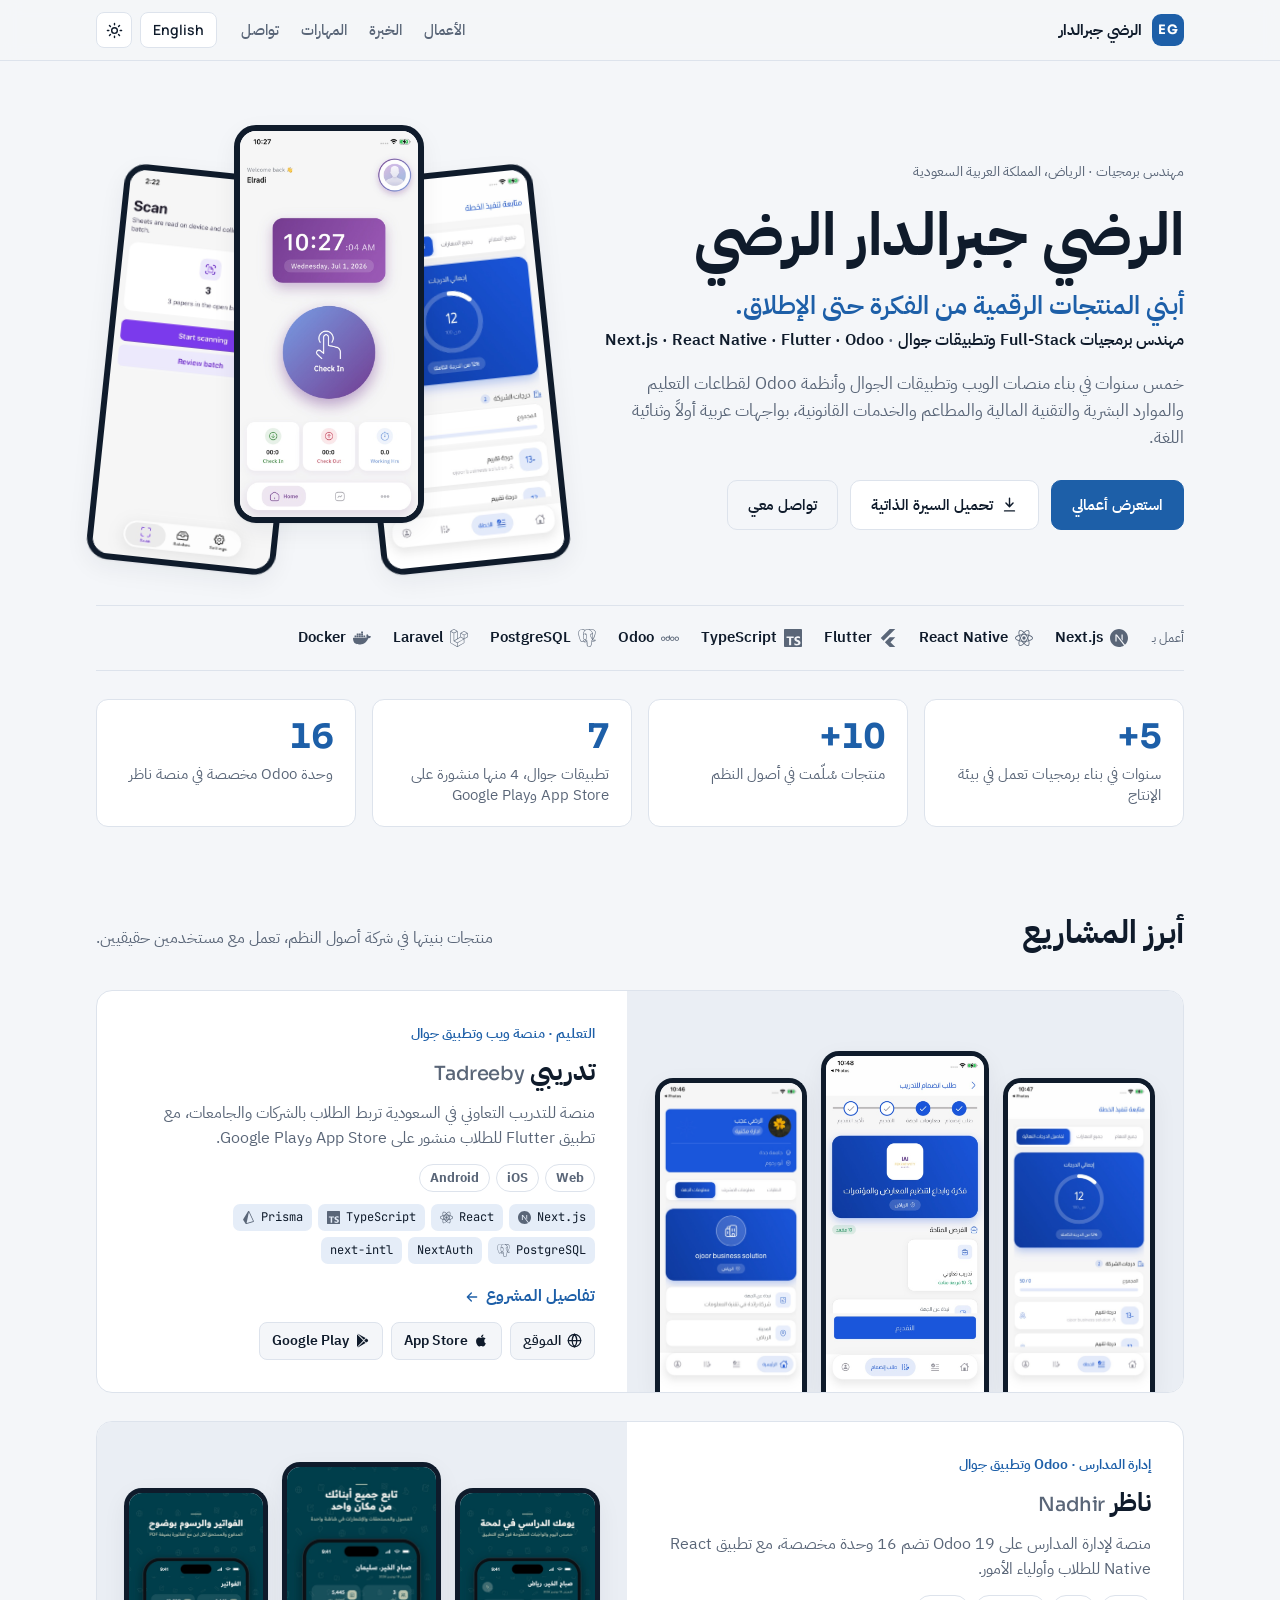
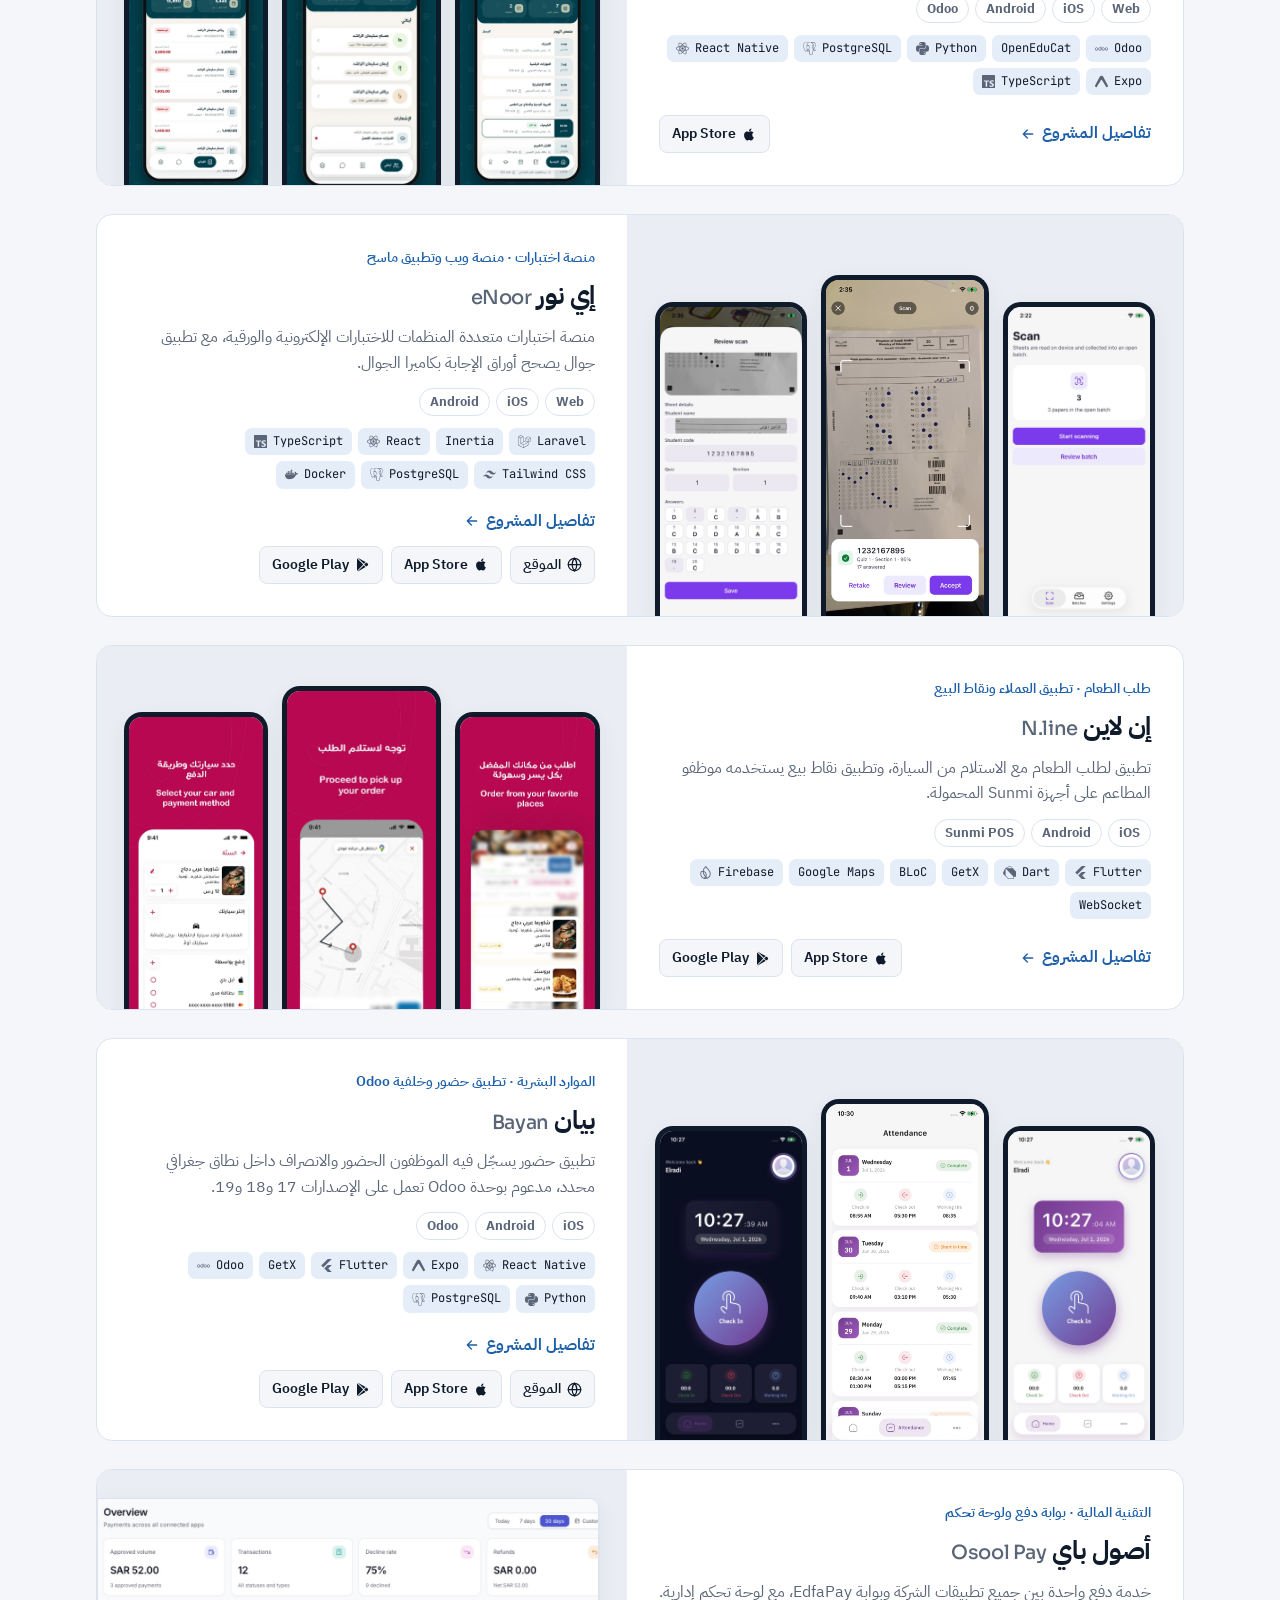
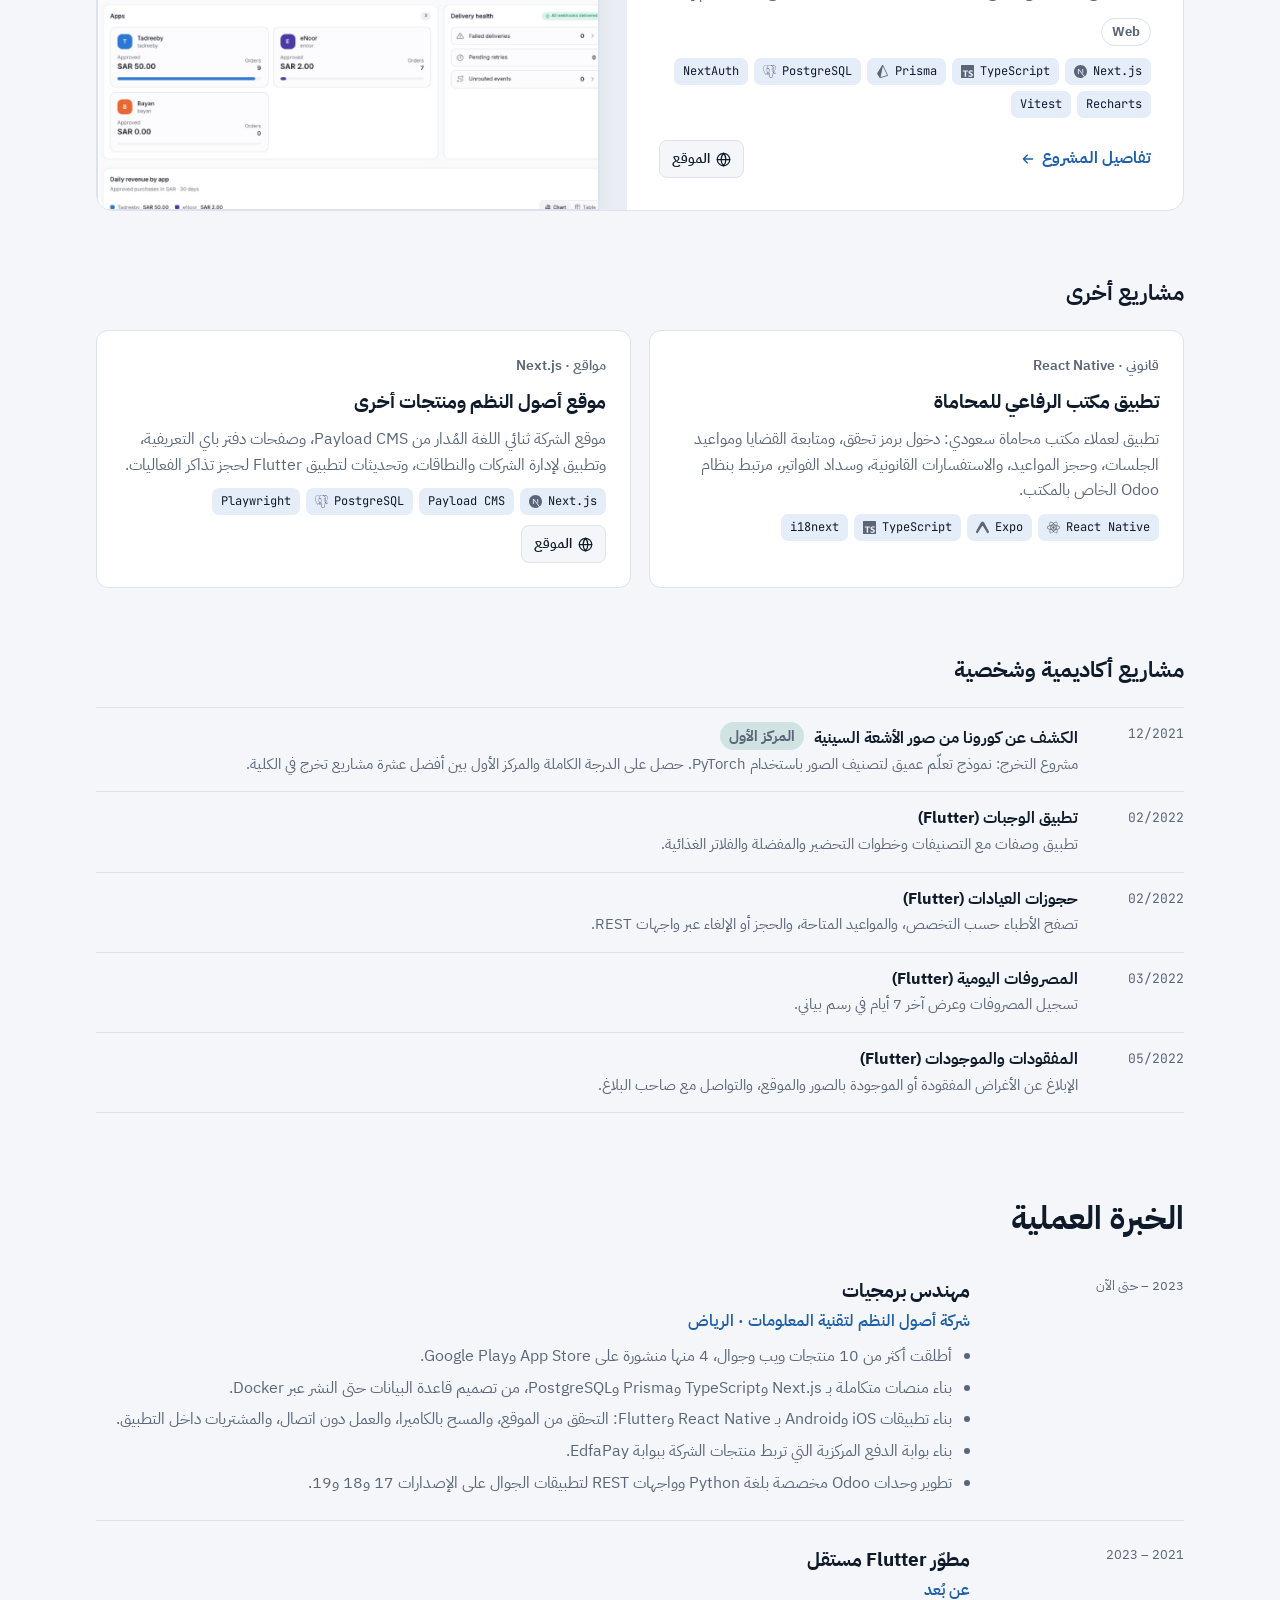
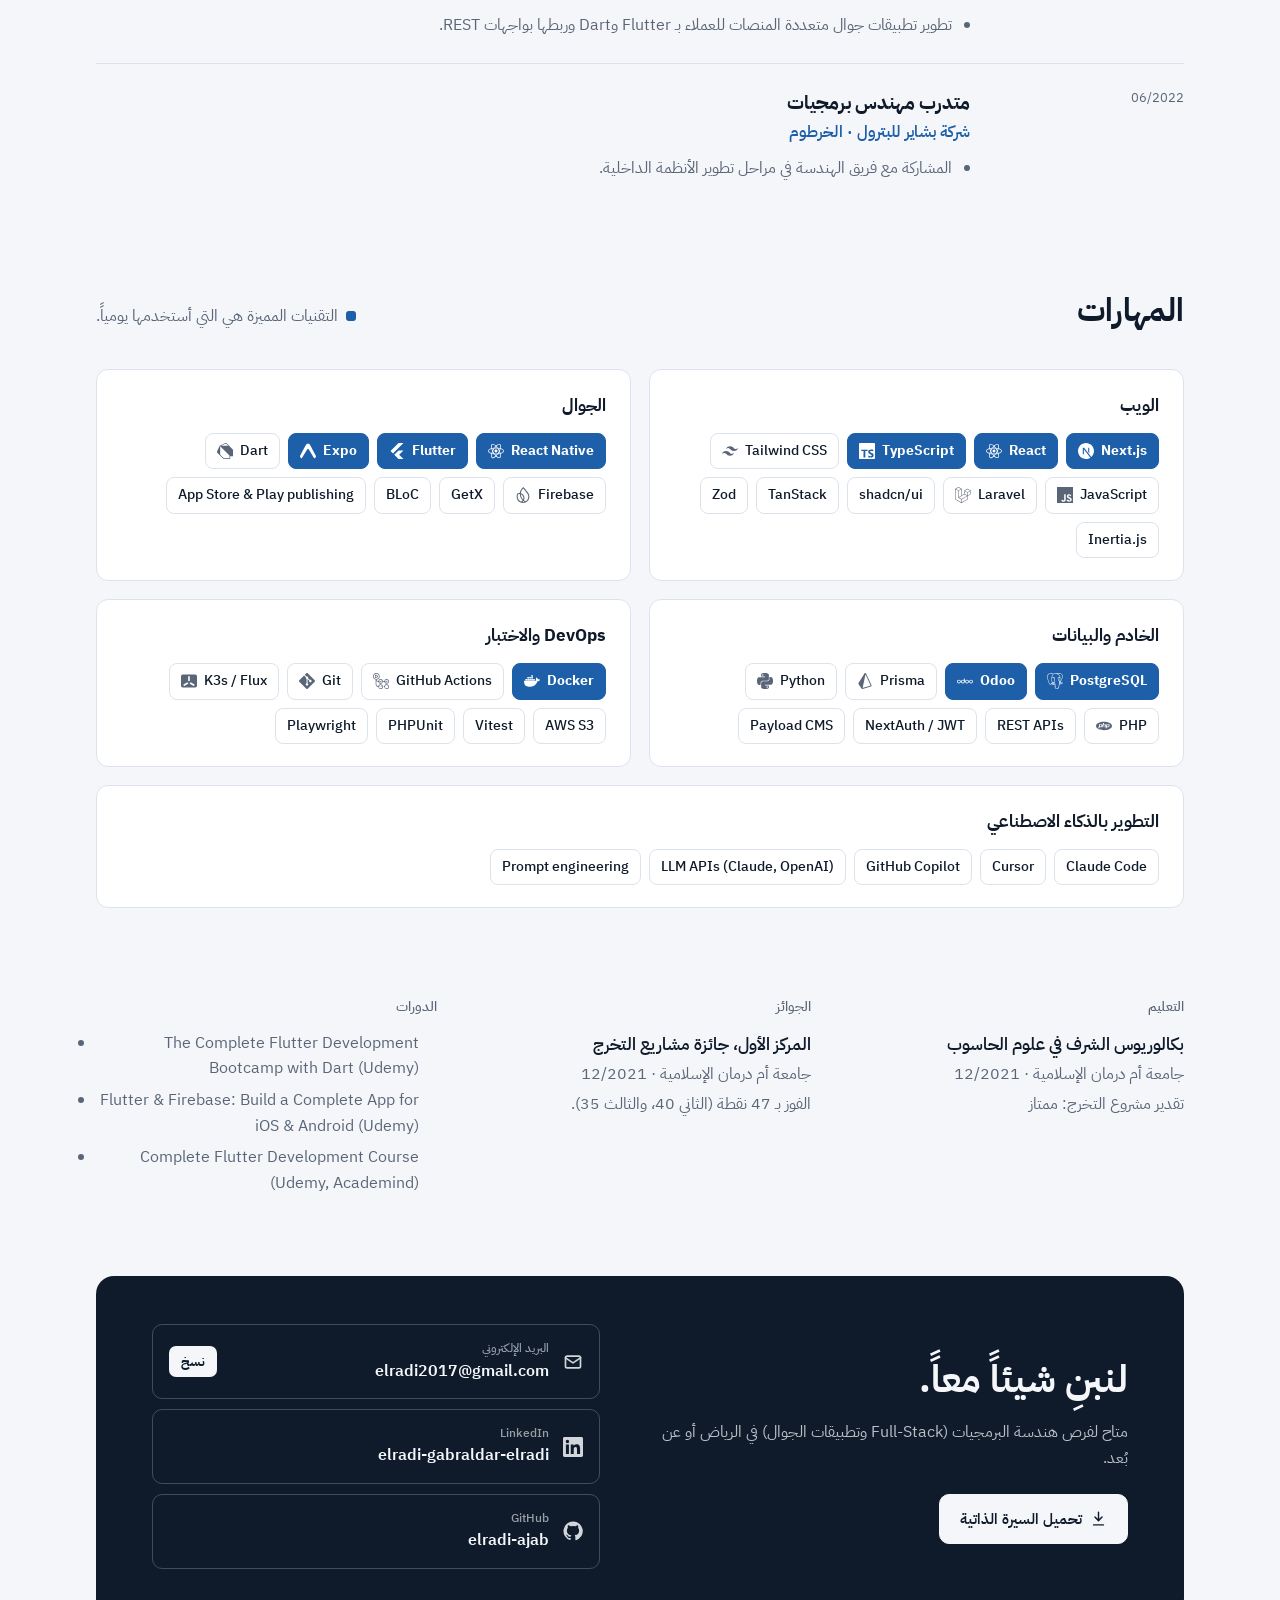
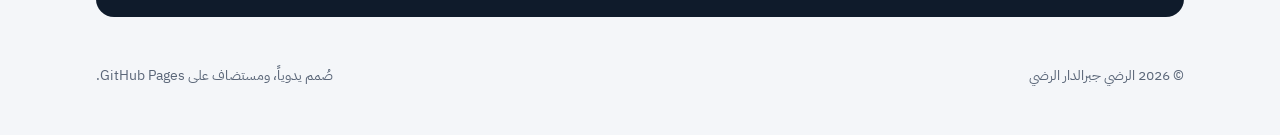
<file: ar/index.html>
<!doctype html>
<html lang="ar" dir="rtl">
<head>
<meta charset="utf-8">
<meta name="viewport" content="width=device-width, initial-scale=1, viewport-fit=cover">
<meta name="theme-color" content="#0b121c">
<title>الرضي جبرالدار الرضي</title>
<meta name="description" content="مهندس برمجيات Full-Stack وتطبيقات جوال · أبني المنتجات الرقمية من الفكرة حتى الإطلاق.">
<link rel="alternate" hreflang="en" href="../index.html">
<link rel="preconnect" href="https://fonts.googleapis.com">
<link rel="preconnect" href="https://fonts.gstatic.com" crossorigin>
<link rel="stylesheet" href="https://fonts.googleapis.com/css2?family=Sora:wght@500;600;700&family=Manrope:wght@400;500;600;700&family=JetBrains+Mono:wght@400;500&family=IBM+Plex+Sans+Arabic:wght@400;500;600;700&display=swap">
<link rel="stylesheet" href="../assets/style.css">
<script>(function(){try{var m=localStorage.getItem('theme');if(m==='dark'||m==='light')document.documentElement.setAttribute('data-theme',m);}catch(e){}})();</script>
<script>window.BASE="../";window.I18N={"link_website": "الموقع", "link_appStore": "App Store", "link_googlePlay": "Google Play", "link_github": "الكود", "link_demo": "عرض تجريبي", "copy": "نسخ", "copied": "تم النسخ"};</script>
</head>
<body>
<header class="bar">
  <div class="wrap bar-in">
    <a class="mark" href="index.html"><span class="mono">EG</span><span>الرضي جبرالدار</span></a>
    <nav class="nav" aria-label="Sections"><a href="index.html#work">الأعمال</a><a href="index.html#experience">الخبرة</a><a href="index.html#skills">المهارات</a><a href="index.html#contact">تواصل</a></nav>
    <div class="tools">
      <a class="lang" href="../index.html" hreflang="en" lang="en">English</a>
      <button class="theme" id="theme-toggle" type="button" aria-label="تبديل الوضع الفاتح أو الداكن" title="تبديل الوضع الفاتح أو الداكن"><svg viewBox="0 0 24 24" fill="none" stroke="currentColor" stroke-width="2" stroke-linecap="round" aria-hidden="true"><circle cx="12" cy="12" r="4"/><path d="M12 2v2M12 20v2M4.9 4.9l1.4 1.4M17.7 17.7l1.4 1.4M2 12h2M20 12h2M4.9 19.1l1.4-1.4M17.7 6.3l1.4-1.4"/></svg><svg viewBox="0 0 24 24" fill="none" stroke="currentColor" stroke-width="2" stroke-linecap="round" stroke-linejoin="round" aria-hidden="true"><path d="M21 12.8A9 9 0 1 1 11.2 3a7 7 0 0 0 9.8 9.8z"/></svg></button>
    </div>
  </div>
</header>
<main id="top">
<section class="hero wrap">
  <div class="hero-text">
    <p class="eyebrow">مهندس برمجيات · الرياض، المملكة العربية السعودية</p>
    <h1>الرضي جبرالدار الرضي</h1>
    <p class="tagline">أبني المنتجات الرقمية من الفكرة حتى الإطلاق.</p>
    <p class="subline">مهندس برمجيات Full-Stack وتطبيقات جوال <span class="dot">·</span> <span dir="ltr">Next.js · React Native · Flutter · Odoo</span></p>
    <p class="lede">خمس سنوات في بناء منصات الويب وتطبيقات الجوال وأنظمة Odoo لقطاعات التعليم والموارد البشرية والتقنية المالية والمطاعم والخدمات القانونية، بواجهات عربية أولاً وثنائية اللغة.</p>
    <div class="actions">
      <a class="btn primary" href="#work">استعرض أعمالي</a>
      <a class="btn" href="../Elradi_Gabraldar_CV_AR.pdf" download><svg viewBox="0 0 24 24" fill="none" stroke="currentColor" stroke-width="2" stroke-linecap="round" stroke-linejoin="round" aria-hidden="true"><path d="M12 3v12M7 10l5 5 5-5M5 21h14"/></svg>تحميل السيرة الذاتية</a>
      <a class="btn ghost" href="#contact">تواصل معي</a>
    </div>
  </div>
  <div class="hero-art" aria-hidden="true"><div class="phones"><img src="../images/tadreeby/4.jpg" alt="" loading="eager" width="300" height="650"><img src="../images/bayan/1.jpg" alt="" loading="eager" width="300" height="650"><img src="../images/enoor/1.jpg" alt="" loading="eager" width="300" height="650"></div></div>
</section>
<div class="wrap">
  <div class="techbar"><span class="tb-label">أعمل بـ</span><ul><li><svg class="ti" viewBox="0 0 24 24" aria-hidden="true"><path d="M18.665 21.978C16.758 23.255 14.465 24 12 24 5.377 24 0 18.623 0 12S5.377 0 12 0s12 5.377 12 12c0 3.583-1.574 6.801-4.067 9.001L9.219 7.2H7.2v9.596h1.615V9.251l9.85 12.727Zm-3.332-8.533 1.6 2.061V7.2h-1.6v6.245Z"/></svg><span>Next.js</span></li><li><svg class="ti" viewBox="0 0 24 24" aria-hidden="true"><path d="M14.23 12.004a2.236 2.236 0 0 1-2.235 2.236 2.236 2.236 0 0 1-2.236-2.236 2.236 2.236 0 0 1 2.235-2.236 2.236 2.236 0 0 1 2.236 2.236zm2.648-10.69c-1.346 0-3.107.96-4.888 2.622-1.78-1.653-3.542-2.602-4.887-2.602-.41 0-.783.093-1.106.278-1.375.793-1.683 3.264-.973 6.365C1.98 8.917 0 10.42 0 12.004c0 1.59 1.99 3.097 5.043 4.03-.704 3.113-.39 5.588.988 6.38.32.187.69.275 1.102.275 1.345 0 3.107-.96 4.888-2.624 1.78 1.654 3.542 2.603 4.887 2.603.41 0 .783-.09 1.106-.275 1.374-.792 1.683-3.263.973-6.365C22.02 15.096 24 13.59 24 12.004c0-1.59-1.99-3.097-5.043-4.032.704-3.11.39-5.587-.988-6.38-.318-.184-.688-.277-1.092-.278zm-.005 1.09v.006c.225 0 .406.044.558.127.666.382.955 1.835.73 3.704-.054.46-.142.945-.25 1.44-.96-.236-2.006-.417-3.107-.534-.66-.905-1.345-1.727-2.035-2.447 1.592-1.48 3.087-2.292 4.105-2.295zm-9.77.02c1.012 0 2.514.808 4.11 2.28-.686.72-1.37 1.537-2.02 2.442-1.107.117-2.154.298-3.113.538-.112-.49-.195-.964-.254-1.42-.23-1.868.054-3.32.714-3.707.19-.09.4-.127.563-.132zm4.882 3.05c.455.468.91.992 1.36 1.564-.44-.02-.89-.034-1.345-.034-.46 0-.915.01-1.36.034.44-.572.895-1.096 1.345-1.565zM12 8.1c.74 0 1.477.034 2.202.093.406.582.802 1.203 1.183 1.86.372.64.71 1.29 1.018 1.946-.308.655-.646 1.31-1.013 1.95-.38.66-.773 1.288-1.18 1.87-.728.063-1.466.098-2.21.098-.74 0-1.477-.035-2.202-.093-.406-.582-.802-1.204-1.183-1.86-.372-.64-.71-1.29-1.018-1.946.303-.657.646-1.313 1.013-1.954.38-.66.773-1.286 1.18-1.868.728-.064 1.466-.098 2.21-.098zm-3.635.254c-.24.377-.48.763-.704 1.16-.225.39-.435.782-.635 1.174-.265-.656-.49-1.31-.676-1.947.64-.15 1.315-.283 2.015-.386zm7.26 0c.695.103 1.365.23 2.006.387-.18.632-.405 1.282-.66 1.933-.2-.39-.41-.783-.64-1.174-.225-.392-.465-.774-.705-1.146zm3.063.675c.484.15.944.317 1.375.498 1.732.74 2.852 1.708 2.852 2.476-.005.768-1.125 1.74-2.857 2.475-.42.18-.88.342-1.355.493-.28-.958-.646-1.956-1.1-2.98.45-1.017.81-2.01 1.085-2.964zm-13.395.004c.278.96.645 1.957 1.1 2.98-.45 1.017-.812 2.01-1.086 2.964-.484-.15-.944-.318-1.37-.5-1.732-.737-2.852-1.706-2.852-2.474 0-.768 1.12-1.742 2.852-2.476.42-.18.88-.342 1.356-.494zm11.678 4.28c.265.657.49 1.312.676 1.948-.64.157-1.316.29-2.016.39.24-.375.48-.762.705-1.158.225-.39.435-.788.636-1.18zm-9.945.02c.2.392.41.783.64 1.175.23.39.465.772.705 1.143-.695-.102-1.365-.23-2.006-.386.18-.63.406-1.282.66-1.933zM17.92 16.32c.112.493.2.968.254 1.423.23 1.868-.054 3.32-.714 3.708-.147.09-.338.128-.563.128-1.012 0-2.514-.807-4.11-2.28.686-.72 1.37-1.536 2.02-2.44 1.107-.118 2.154-.3 3.113-.54zm-11.83.01c.96.234 2.006.415 3.107.532.66.905 1.345 1.727 2.035 2.446-1.595 1.483-3.092 2.295-4.11 2.295-.22-.005-.406-.05-.553-.132-.666-.38-.955-1.834-.73-3.703.054-.46.142-.944.25-1.438zm4.56.64c.44.02.89.034 1.345.034.46 0 .915-.01 1.36-.034-.44.572-.895 1.095-1.345 1.565-.455-.47-.91-.993-1.36-1.565z"/></svg><span>React Native</span></li><li><svg class="ti" viewBox="0 0 24 24" aria-hidden="true"><path d="M14.314 0L2.3 12 6 15.7 21.684.013h-7.357zm.014 11.072L7.857 17.53l6.47 6.47H21.7l-6.46-6.468 6.46-6.46h-7.37z"/></svg><span>Flutter</span></li><li><svg class="ti" viewBox="0 0 24 24" aria-hidden="true"><path d="M1.125 0C.502 0 0 .502 0 1.125v21.75C0 23.498.502 24 1.125 24h21.75c.623 0 1.125-.502 1.125-1.125V1.125C24 .502 23.498 0 22.875 0zm17.363 9.75c.612 0 1.154.037 1.627.111a6.38 6.38 0 0 1 1.306.34v2.458a3.95 3.95 0 0 0-.643-.361 5.093 5.093 0 0 0-.717-.26 5.453 5.453 0 0 0-1.426-.2c-.3 0-.573.028-.819.086a2.1 2.1 0 0 0-.623.242c-.17.104-.3.229-.393.374a.888.888 0 0 0-.14.49c0 .196.053.373.156.529.104.156.252.304.443.444s.423.276.696.41c.273.135.582.274.926.416.47.197.892.407 1.266.628.374.222.695.473.963.753.268.279.472.598.614.957.142.359.214.776.214 1.253 0 .657-.125 1.21-.373 1.656a3.033 3.033 0 0 1-1.012 1.085 4.38 4.38 0 0 1-1.487.596c-.566.12-1.163.18-1.79.18a9.916 9.916 0 0 1-1.84-.164 5.544 5.544 0 0 1-1.512-.493v-2.63a5.033 5.033 0 0 0 3.237 1.2c.333 0 .624-.03.872-.09.249-.06.456-.144.623-.25.166-.108.29-.234.373-.38a1.023 1.023 0 0 0-.074-1.089 2.12 2.12 0 0 0-.537-.5 5.597 5.597 0 0 0-.807-.444 27.72 27.72 0 0 0-1.007-.436c-.918-.383-1.602-.852-2.053-1.405-.45-.553-.676-1.222-.676-2.005 0-.614.123-1.141.369-1.582.246-.441.58-.804 1.004-1.089a4.494 4.494 0 0 1 1.47-.629 7.536 7.536 0 0 1 1.77-.201zm-15.113.188h9.563v2.166H9.506v9.646H6.789v-9.646H3.375z"/></svg><span>TypeScript</span></li><li><svg class="ti" viewBox="0 0 24 24" aria-hidden="true"><path d="M21.1002 15.7957c-1.6015 0-2.8997-1.2983-2.8997-2.8998s1.2983-2.8997 2.8997-2.8997c1.6015 0 2.8998 1.2982 2.8998 2.8997 0 1.5999-1.2979 2.8998-2.8998 2.8998zm0-1.2c.9388.0006 1.7003-.7601 1.7008-1.6989.0004-.9388-.7602-1.7003-1.699-1.7007h-.0018c-.9388.0004-1.6994.7619-1.699 1.7007.0005.9381.761 1.6985 1.699 1.699zm-6.0655 1.2c-1.6014 0-2.8997-1.2983-2.8997-2.8998s1.2983-2.8997 2.8997-2.8997c1.6015 0 2.8998 1.2982 2.8998 2.8997 0 1.5999-1.2999 2.8998-2.8998 2.8998zm0-1.2c.9389.0006 1.7003-.7601 1.7008-1.6989.0005-.9388-.7602-1.7003-1.699-1.7007h-.0018c-.9388.0004-1.6994.7619-1.699 1.7007.0005.9381.761 1.6985 1.699 1.699zM11.865 12.858c0 1.6199-1.2979 2.9378-2.8977 2.9378s-2.8998-1.314-2.8998-2.9358 1.1799-2.8597 2.8998-2.8597c.6359 0 1.2239.134 1.6998.484v-1.68a.6.6 0 0 1 1.2 0v4.0537h-.002zm-2.8977 1.7399c.9388.0005 1.7002-.7602 1.7007-1.699.0005-.9388-.7602-1.7003-1.699-1.7007h-.0017c-.9389.0004-1.6995.7619-1.699 1.7007.0004.9381.7608 1.6985 1.699 1.699zm-6.0675 1.1979C1.2983 15.7957 0 14.4974 0 12.8959s1.2983-2.8997 2.8998-2.8997 2.8997 1.2982 2.8997 2.8997c0 1.5999-1.2999 2.8998-2.8997 2.8998zm0-1.2c.9388.0006 1.7002-.7601 1.7007-1.699.0005-.9387-.7602-1.7002-1.699-1.7006h-.0017c-.9388.0004-1.6995.7619-1.699 1.7007.0004.9381.7608 1.6985 1.699 1.699z"/></svg><span>Odoo</span></li><li><svg class="ti" viewBox="0 0 24 24" aria-hidden="true"><path d="M23.5594 14.7228a.5269.5269 0 0 0-.0563-.1191c-.139-.2632-.4768-.3418-1.0074-.2321-1.6533.3411-2.2935.1312-2.5256-.0191 1.342-2.0482 2.445-4.522 3.0411-6.8297.2714-1.0507.7982-3.5237.1222-4.7316a1.5641 1.5641 0 0 0-.1509-.235C21.6931.9086 19.8007.0248 17.5099.0005c-1.4947-.0158-2.7705.3461-3.1161.4794a9.449 9.449 0 0 0-.5159-.0816 8.044 8.044 0 0 0-1.3114-.1278c-1.1822-.0184-2.2038.2642-3.0498.8406-.8573-.3211-4.7888-1.645-7.2219.0788C.9359 2.1526.3086 3.8733.4302 6.3043c.0409.818.5069 3.334 1.2423 5.7436.4598 1.5065.9387 2.7019 1.4334 3.582.553.9942 1.1259 1.5933 1.7143 1.7895.4474.1491 1.1327.1441 1.8581-.7279.8012-.9635 1.5903-1.8258 1.9446-2.2069.4351.2355.9064.3625 1.39.3772a.0569.0569 0 0 0 .0004.0041 11.0312 11.0312 0 0 0-.2472.3054c-.3389.4302-.4094.5197-1.5002.7443-.3102.064-1.1344.2339-1.1464.8115-.0025.1224.0329.2309.0919.3268.2269.4231.9216.6097 1.015.6331 1.3345.3335 2.5044.092 3.3714-.6787-.017 2.231.0775 4.4174.3454 5.0874.2212.5529.7618 1.9045 2.4692 1.9043.2505 0 .5263-.0291.8296-.0941 1.7819-.3821 2.5557-1.1696 2.855-2.9059.1503-.8707.4016-2.8753.5388-4.1012.0169-.0703.0357-.1207.057-.1362.0007-.0005.0697-.0471.4272.0307a.3673.3673 0 0 0 .0443.0068l.2539.0223.0149.001c.8468.0384 1.9114-.1426 2.5312-.4308.6438-.2988 1.8057-1.0323 1.5951-1.6698zM2.371 11.8765c-.7435-2.4358-1.1779-4.8851-1.2123-5.5719-.1086-2.1714.4171-3.6829 1.5623-4.4927 1.8367-1.2986 4.8398-.5408 6.108-.13-.0032.0032-.0066.0061-.0098.0094-2.0238 2.044-1.9758 5.536-1.9708 5.7495-.0002.0823.0066.1989.0162.3593.0348.5873.0996 1.6804-.0735 2.9184-.1609 1.1504.1937 2.2764.9728 3.0892.0806.0841.1648.1631.2518.2374-.3468.3714-1.1004 1.1926-1.9025 2.1576-.5677.6825-.9597.5517-1.0886.5087-.3919-.1307-.813-.5871-1.2381-1.3223-.4796-.839-.9635-2.0317-1.4155-3.5126zm6.0072 5.0871c-.1711-.0428-.3271-.1132-.4322-.1772.0889-.0394.2374-.0902.4833-.1409 1.2833-.2641 1.4815-.4506 1.9143-1.0002.0992-.126.2116-.2687.3673-.4426a.3549.3549 0 0 0 .0737-.1298c.1708-.1513.2724-.1099.4369-.0417.156.0646.3078.26.3695.4752.0291.1016.0619.2945-.0452.4444-.9043 1.2658-2.2216 1.2494-3.1676 1.0128zm2.094-3.988-.0525.141c-.133.3566-.2567.6881-.3334 1.003-.6674-.0021-1.3168-.2872-1.8105-.8024-.6279-.6551-.9131-1.5664-.7825-2.5004.1828-1.3079.1153-2.4468.079-3.0586-.005-.0857-.0095-.1607-.0122-.2199.2957-.2621 1.6659-.9962 2.6429-.7724.4459.1022.7176.4057.8305.928.5846 2.7038.0774 3.8307-.3302 4.7363-.084.1866-.1633.3629-.2311.5454zm7.3637 4.5725c-.0169.1768-.0358.376-.0618.5959l-.146.4383a.3547.3547 0 0 0-.0182.1077c-.0059.4747-.054.6489-.115.8693-.0634.2292-.1353.4891-.1794 1.0575-.11 1.4143-.8782 2.2267-2.4172 2.5565-1.5155.3251-1.7843-.4968-2.0212-1.2217a6.5824 6.5824 0 0 0-.0769-.2266c-.2154-.5858-.1911-1.4119-.1574-2.5551.0165-.5612-.0249-1.9013-.3302-2.6462.0044-.2932.0106-.5909.019-.8918a.3529.3529 0 0 0-.0153-.1126 1.4927 1.4927 0 0 0-.0439-.208c-.1226-.4283-.4213-.7866-.7797-.9351-.1424-.059-.4038-.1672-.7178-.0869.067-.276.1831-.5875.309-.9249l.0529-.142c.0595-.16.134-.3257.213-.5012.4265-.9476 1.0106-2.2453.3766-5.1772-.2374-1.0981-1.0304-1.6343-2.2324-1.5098-.7207.0746-1.3799.3654-1.7088.5321a5.6716 5.6716 0 0 0-.1958.1041c.0918-1.1064.4386-3.1741 1.7357-4.4823a4.0306 4.0306 0 0 1 .3033-.276.3532.3532 0 0 0 .1447-.0644c.7524-.5706 1.6945-.8506 2.802-.8325.4091.0067.8017.0339 1.1742.081 1.939.3544 3.2439 1.4468 4.0359 2.3827.8143.9623 1.2552 1.9315 1.4312 2.4543-1.3232-.1346-2.2234.1268-2.6797.779-.9926 1.4189.543 4.1729 1.2811 5.4964.1353.2426.2522.4522.2889.5413.2403.5825.5515.9713.7787 1.2552.0696.087.1372.1714.1885.245-.4008.1155-1.1208.3825-1.0552 1.717-.0123.1563-.0423.4469-.0834.8148-.0461.2077-.0702.4603-.0994.7662zm.8905-1.6211c-.0405-.8316.2691-.9185.5967-1.0105a2.8566 2.8566 0 0 0 .135-.0406 1.202 1.202 0 0 0 .1342.103c.5703.3765 1.5823.4213 3.0068.1344-.2016.1769-.5189.3994-.9533.6011-.4098.1903-1.0957.333-1.7473.3636-.7197.0336-1.0859-.0807-1.1721-.151zm.5695-9.2712c-.0059.3508-.0542.6692-.1054 1.0017-.055.3576-.112.7274-.1264 1.1762-.0142.4368.0404.8909.0932 1.3301.1066.887.216 1.8003-.2075 2.7014a3.5272 3.5272 0 0 1-.1876-.3856c-.0527-.1276-.1669-.3326-.3251-.6162-.6156-1.1041-2.0574-3.6896-1.3193-4.7446.3795-.5427 1.3408-.5661 2.1781-.463zm.2284 7.0137a12.3762 12.3762 0 0 0-.0853-.1074l-.0355-.0444c.7262-1.1995.5842-2.3862.4578-3.4385-.0519-.4318-.1009-.8396-.0885-1.2226.0129-.4061.0666-.7543.1185-1.0911.0639-.415.1288-.8443.1109-1.3505.0134-.0531.0188-.1158.0118-.1902-.0457-.4855-.5999-1.938-1.7294-3.253-.6076-.7073-1.4896-1.4972-2.6889-2.0395.5251-.1066 1.2328-.2035 2.0244-.1859 2.0515.0456 3.6746.8135 4.8242 2.2824a.908.908 0 0 1 .0667.1002c.7231 1.3556-.2762 6.2751-2.9867 10.5405zm-8.8166-6.1162c-.025.1794-.3089.4225-.6211.4225a.5821.5821 0 0 1-.0809-.0056c-.1873-.026-.3765-.144-.5059-.3156-.0458-.0605-.1203-.178-.1055-.2844.0055-.0401.0261-.0985.0925-.1488.1182-.0894.3518-.1226.6096-.0867.3163.0441.6426.1938.6113.4186zm7.9305-.4114c.0111.0792-.049.201-.1531.3102-.0683.0717-.212.1961-.4079.2232a.5456.5456 0 0 1-.075.0052c-.2935 0-.5414-.2344-.5607-.3717-.024-.1765.2641-.3106.5611-.352.297-.0414.6111.0088.6356.1851z"/></svg><span>PostgreSQL</span></li><li><svg class="ti" viewBox="0 0 24 24" aria-hidden="true"><path d="M23.642 5.43a.364.364 0 01.014.1v5.149c0 .135-.073.26-.189.326l-4.323 2.49v4.934a.378.378 0 01-.188.326L9.93 23.949a.316.316 0 01-.066.027c-.008.002-.016.008-.024.01a.348.348 0 01-.192 0c-.011-.002-.02-.008-.03-.012-.02-.008-.042-.014-.062-.025L.533 18.755a.376.376 0 01-.189-.326V2.974c0-.033.005-.066.014-.098.003-.012.01-.02.014-.032a.369.369 0 01.023-.058c.004-.013.015-.022.023-.033l.033-.045c.012-.01.025-.018.037-.027.014-.012.027-.024.041-.034H.53L5.043.05a.375.375 0 01.375 0L9.93 2.647h.002c.015.01.027.021.04.033l.038.027c.013.014.02.03.033.045.008.011.02.021.025.033.01.02.017.038.024.058.003.011.01.021.013.032.01.031.014.064.014.098v9.652l3.76-2.164V5.527c0-.033.004-.066.013-.098.003-.01.01-.02.013-.032a.487.487 0 01.024-.059c.007-.012.018-.02.025-.033.012-.015.021-.03.033-.043.012-.012.025-.02.037-.028.014-.01.026-.023.041-.032h.001l4.513-2.598a.375.375 0 01.375 0l4.513 2.598c.016.01.027.021.042.031.012.01.025.018.036.028.013.014.022.03.034.044.008.012.019.021.024.033.011.02.018.04.024.06.006.01.012.021.015.032zm-.74 5.032V6.179l-1.578.908-2.182 1.256v4.283zm-4.51 7.75v-4.287l-2.147 1.225-6.126 3.498v4.325zM1.093 3.624v14.588l8.273 4.761v-4.325l-4.322-2.445-.002-.003H5.04c-.014-.01-.025-.021-.04-.031-.011-.01-.024-.018-.035-.027l-.001-.002c-.013-.012-.021-.025-.031-.04-.01-.011-.021-.022-.028-.036h-.002c-.008-.014-.013-.031-.02-.047-.006-.016-.014-.027-.018-.043a.49.49 0 01-.008-.057c-.002-.014-.006-.027-.006-.041V5.789l-2.18-1.257zM5.23.81L1.47 2.974l3.76 2.164 3.758-2.164zm1.956 13.505l2.182-1.256V3.624l-1.58.91-2.182 1.255v9.435zm11.581-10.95l-3.76 2.163 3.76 2.163 3.759-2.164zm-.376 4.978L16.21 7.087 14.63 6.18v4.283l2.182 1.256 1.58.908zm-8.65 9.654l5.514-3.148 2.756-1.572-3.757-2.163-4.323 2.489-3.941 2.27z"/></svg><span>Laravel</span></li><li><svg class="ti" viewBox="0 0 24 24" aria-hidden="true"><path d="M13.983 11.078h2.119a.186.186 0 00.186-.185V9.006a.186.186 0 00-.186-.186h-2.119a.185.185 0 00-.185.185v1.888c0 .102.083.185.185.185m-2.954-5.43h2.118a.186.186 0 00.186-.186V3.574a.186.186 0 00-.186-.185h-2.118a.185.185 0 00-.185.185v1.888c0 .102.082.185.185.185m0 2.716h2.118a.187.187 0 00.186-.186V6.29a.186.186 0 00-.186-.185h-2.118a.185.185 0 00-.185.185v1.887c0 .102.082.185.185.186m-2.93 0h2.12a.186.186 0 00.184-.186V6.29a.185.185 0 00-.185-.185H8.1a.185.185 0 00-.185.185v1.887c0 .102.083.185.185.186m-2.964 0h2.119a.186.186 0 00.185-.186V6.29a.185.185 0 00-.185-.185H5.136a.186.186 0 00-.186.185v1.887c0 .102.084.185.186.186m5.893 2.715h2.118a.186.186 0 00.186-.185V9.006a.186.186 0 00-.186-.186h-2.118a.185.185 0 00-.185.185v1.888c0 .102.082.185.185.185m-2.93 0h2.12a.185.185 0 00.184-.185V9.006a.185.185 0 00-.184-.186h-2.12a.185.185 0 00-.184.185v1.888c0 .102.083.185.185.185m-2.964 0h2.119a.185.185 0 00.185-.185V9.006a.185.185 0 00-.184-.186h-2.12a.186.186 0 00-.186.186v1.887c0 .102.084.185.186.185m-2.92 0h2.12a.185.185 0 00.184-.185V9.006a.185.185 0 00-.184-.186h-2.12a.185.185 0 00-.184.185v1.888c0 .102.082.185.185.185M23.763 9.89c-.065-.051-.672-.51-1.954-.51-.338.001-.676.03-1.01.087-.248-1.7-1.653-2.53-1.716-2.566l-.344-.199-.226.327c-.284.438-.49.922-.612 1.43-.23.97-.09 1.882.403 2.661-.595.332-1.55.413-1.744.42H.751a.751.751 0 00-.75.748 11.376 11.376 0 00.692 4.062c.545 1.428 1.355 2.48 2.41 3.124 1.18.723 3.1 1.137 5.275 1.137.983.003 1.963-.086 2.93-.266a12.248 12.248 0 003.823-1.389c.98-.567 1.86-1.288 2.61-2.136 1.252-1.418 1.998-2.997 2.553-4.4h.221c1.372 0 2.215-.549 2.68-1.009.309-.293.55-.65.707-1.046l.098-.288Z"/></svg><span>Docker</span></li></ul></div>
  <div class="stats"><div class="stat"><b>5+</b><span>سنوات في بناء برمجيات تعمل في بيئة الإنتاج</span></div><div class="stat"><b>10+</b><span>منتجات سُلّمت في أصول النظم</span></div><div class="stat"><b>7</b><span>تطبيقات جوال، 4 منها منشورة على App Store وGoogle Play</span></div><div class="stat"><b>16</b><span>وحدة Odoo مخصصة في منصة ناظر</span></div></div>
</div>
<section id="work" class="sec">
  <div class="wrap">
    <div class="sec-head"><h2>أبرز المشاريع</h2><p>منتجات بنيتها في شركة أصول النظم، تعمل مع مستخدمين حقيقيين.</p></div>
    <div class="featured"><article class="fcard reveal" id="p-tadreeby">
  <a class="media" href="projects/tadreeby.html" tabindex="-1" aria-hidden="true" data-media="tadreeby" data-type="phone" data-max="3"><div class="ph">
      <span class="ph-name">تدريبي</span>
      <span class="ph-alt" lang="en">Tadreeby</span>
      <span class="ph-icons"><svg class="ph-i" viewBox="0 0 24 24" aria-hidden="true"><path d="M18.665 21.978C16.758 23.255 14.465 24 12 24 5.377 24 0 18.623 0 12S5.377 0 12 0s12 5.377 12 12c0 3.583-1.574 6.801-4.067 9.001L9.219 7.2H7.2v9.596h1.615V9.251l9.85 12.727Zm-3.332-8.533 1.6 2.061V7.2h-1.6v6.245Z"/></svg><svg class="ph-i" viewBox="0 0 24 24" aria-hidden="true"><path d="M14.23 12.004a2.236 2.236 0 0 1-2.235 2.236 2.236 2.236 0 0 1-2.236-2.236 2.236 2.236 0 0 1 2.235-2.236 2.236 2.236 0 0 1 2.236 2.236zm2.648-10.69c-1.346 0-3.107.96-4.888 2.622-1.78-1.653-3.542-2.602-4.887-2.602-.41 0-.783.093-1.106.278-1.375.793-1.683 3.264-.973 6.365C1.98 8.917 0 10.42 0 12.004c0 1.59 1.99 3.097 5.043 4.03-.704 3.113-.39 5.588.988 6.38.32.187.69.275 1.102.275 1.345 0 3.107-.96 4.888-2.624 1.78 1.654 3.542 2.603 4.887 2.603.41 0 .783-.09 1.106-.275 1.374-.792 1.683-3.263.973-6.365C22.02 15.096 24 13.59 24 12.004c0-1.59-1.99-3.097-5.043-4.032.704-3.11.39-5.587-.988-6.38-.318-.184-.688-.277-1.092-.278zm-.005 1.09v.006c.225 0 .406.044.558.127.666.382.955 1.835.73 3.704-.054.46-.142.945-.25 1.44-.96-.236-2.006-.417-3.107-.534-.66-.905-1.345-1.727-2.035-2.447 1.592-1.48 3.087-2.292 4.105-2.295zm-9.77.02c1.012 0 2.514.808 4.11 2.28-.686.72-1.37 1.537-2.02 2.442-1.107.117-2.154.298-3.113.538-.112-.49-.195-.964-.254-1.42-.23-1.868.054-3.32.714-3.707.19-.09.4-.127.563-.132zm4.882 3.05c.455.468.91.992 1.36 1.564-.44-.02-.89-.034-1.345-.034-.46 0-.915.01-1.36.034.44-.572.895-1.096 1.345-1.565zM12 8.1c.74 0 1.477.034 2.202.093.406.582.802 1.203 1.183 1.86.372.64.71 1.29 1.018 1.946-.308.655-.646 1.31-1.013 1.95-.38.66-.773 1.288-1.18 1.87-.728.063-1.466.098-2.21.098-.74 0-1.477-.035-2.202-.093-.406-.582-.802-1.204-1.183-1.86-.372-.64-.71-1.29-1.018-1.946.303-.657.646-1.313 1.013-1.954.38-.66.773-1.286 1.18-1.868.728-.064 1.466-.098 2.21-.098zm-3.635.254c-.24.377-.48.763-.704 1.16-.225.39-.435.782-.635 1.174-.265-.656-.49-1.31-.676-1.947.64-.15 1.315-.283 2.015-.386zm7.26 0c.695.103 1.365.23 2.006.387-.18.632-.405 1.282-.66 1.933-.2-.39-.41-.783-.64-1.174-.225-.392-.465-.774-.705-1.146zm3.063.675c.484.15.944.317 1.375.498 1.732.74 2.852 1.708 2.852 2.476-.005.768-1.125 1.74-2.857 2.475-.42.18-.88.342-1.355.493-.28-.958-.646-1.956-1.1-2.98.45-1.017.81-2.01 1.085-2.964zm-13.395.004c.278.96.645 1.957 1.1 2.98-.45 1.017-.812 2.01-1.086 2.964-.484-.15-.944-.318-1.37-.5-1.732-.737-2.852-1.706-2.852-2.474 0-.768 1.12-1.742 2.852-2.476.42-.18.88-.342 1.356-.494zm11.678 4.28c.265.657.49 1.312.676 1.948-.64.157-1.316.29-2.016.39.24-.375.48-.762.705-1.158.225-.39.435-.788.636-1.18zm-9.945.02c.2.392.41.783.64 1.175.23.39.465.772.705 1.143-.695-.102-1.365-.23-2.006-.386.18-.63.406-1.282.66-1.933zM17.92 16.32c.112.493.2.968.254 1.423.23 1.868-.054 3.32-.714 3.708-.147.09-.338.128-.563.128-1.012 0-2.514-.807-4.11-2.28.686-.72 1.37-1.536 2.02-2.44 1.107-.118 2.154-.3 3.113-.54zm-11.83.01c.96.234 2.006.415 3.107.532.66.905 1.345 1.727 2.035 2.446-1.595 1.483-3.092 2.295-4.11 2.295-.22-.005-.406-.05-.553-.132-.666-.38-.955-1.834-.73-3.703.054-.46.142-.944.25-1.438zm4.56.64c.44.02.89.034 1.345.034.46 0 .915-.01 1.36-.034-.44.572-.895 1.095-1.345 1.565-.455-.47-.91-.993-1.36-1.565z"/></svg><svg class="ph-i" viewBox="0 0 24 24" aria-hidden="true"><path d="M1.125 0C.502 0 0 .502 0 1.125v21.75C0 23.498.502 24 1.125 24h21.75c.623 0 1.125-.502 1.125-1.125V1.125C24 .502 23.498 0 22.875 0zm17.363 9.75c.612 0 1.154.037 1.627.111a6.38 6.38 0 0 1 1.306.34v2.458a3.95 3.95 0 0 0-.643-.361 5.093 5.093 0 0 0-.717-.26 5.453 5.453 0 0 0-1.426-.2c-.3 0-.573.028-.819.086a2.1 2.1 0 0 0-.623.242c-.17.104-.3.229-.393.374a.888.888 0 0 0-.14.49c0 .196.053.373.156.529.104.156.252.304.443.444s.423.276.696.41c.273.135.582.274.926.416.47.197.892.407 1.266.628.374.222.695.473.963.753.268.279.472.598.614.957.142.359.214.776.214 1.253 0 .657-.125 1.21-.373 1.656a3.033 3.033 0 0 1-1.012 1.085 4.38 4.38 0 0 1-1.487.596c-.566.12-1.163.18-1.79.18a9.916 9.916 0 0 1-1.84-.164 5.544 5.544 0 0 1-1.512-.493v-2.63a5.033 5.033 0 0 0 3.237 1.2c.333 0 .624-.03.872-.09.249-.06.456-.144.623-.25.166-.108.29-.234.373-.38a1.023 1.023 0 0 0-.074-1.089 2.12 2.12 0 0 0-.537-.5 5.597 5.597 0 0 0-.807-.444 27.72 27.72 0 0 0-1.007-.436c-.918-.383-1.602-.852-2.053-1.405-.45-.553-.676-1.222-.676-2.005 0-.614.123-1.141.369-1.582.246-.441.58-.804 1.004-1.089a4.494 4.494 0 0 1 1.47-.629 7.536 7.536 0 0 1 1.77-.201zm-15.113.188h9.563v2.166H9.506v9.646H6.789v-9.646H3.375z"/></svg><svg class="ph-i" viewBox="0 0 24 24" aria-hidden="true"><path d="M21.8068 18.2848L13.5528.7565c-.207-.4382-.639-.7273-1.1286-.7541-.5023-.0293-.9523.213-1.2062.6253L2.266 15.1271c-.2773.4518-.2718 1.0091.0158 1.4555l4.3759 6.7786c.2608.4046.7127.6388 1.1823.6388.1332 0 .267-.0188.3987-.0577l12.7019-3.7568c.3891-.1151.7072-.3904.8737-.7553s.1633-.7828-.0075-1.1454zm-1.8481.7519L9.1814 22.2242c-.3292.0975-.6448-.1873-.5756-.5194l3.8501-18.4386c.072-.3448.5486-.3996.699-.0803l7.1288 15.138c.1344.2856-.019.6224-.325.7128z"/></svg><svg class="ph-i" viewBox="0 0 24 24" aria-hidden="true"><path d="M23.5594 14.7228a.5269.5269 0 0 0-.0563-.1191c-.139-.2632-.4768-.3418-1.0074-.2321-1.6533.3411-2.2935.1312-2.5256-.0191 1.342-2.0482 2.445-4.522 3.0411-6.8297.2714-1.0507.7982-3.5237.1222-4.7316a1.5641 1.5641 0 0 0-.1509-.235C21.6931.9086 19.8007.0248 17.5099.0005c-1.4947-.0158-2.7705.3461-3.1161.4794a9.449 9.449 0 0 0-.5159-.0816 8.044 8.044 0 0 0-1.3114-.1278c-1.1822-.0184-2.2038.2642-3.0498.8406-.8573-.3211-4.7888-1.645-7.2219.0788C.9359 2.1526.3086 3.8733.4302 6.3043c.0409.818.5069 3.334 1.2423 5.7436.4598 1.5065.9387 2.7019 1.4334 3.582.553.9942 1.1259 1.5933 1.7143 1.7895.4474.1491 1.1327.1441 1.8581-.7279.8012-.9635 1.5903-1.8258 1.9446-2.2069.4351.2355.9064.3625 1.39.3772a.0569.0569 0 0 0 .0004.0041 11.0312 11.0312 0 0 0-.2472.3054c-.3389.4302-.4094.5197-1.5002.7443-.3102.064-1.1344.2339-1.1464.8115-.0025.1224.0329.2309.0919.3268.2269.4231.9216.6097 1.015.6331 1.3345.3335 2.5044.092 3.3714-.6787-.017 2.231.0775 4.4174.3454 5.0874.2212.5529.7618 1.9045 2.4692 1.9043.2505 0 .5263-.0291.8296-.0941 1.7819-.3821 2.5557-1.1696 2.855-2.9059.1503-.8707.4016-2.8753.5388-4.1012.0169-.0703.0357-.1207.057-.1362.0007-.0005.0697-.0471.4272.0307a.3673.3673 0 0 0 .0443.0068l.2539.0223.0149.001c.8468.0384 1.9114-.1426 2.5312-.4308.6438-.2988 1.8057-1.0323 1.5951-1.6698zM2.371 11.8765c-.7435-2.4358-1.1779-4.8851-1.2123-5.5719-.1086-2.1714.4171-3.6829 1.5623-4.4927 1.8367-1.2986 4.8398-.5408 6.108-.13-.0032.0032-.0066.0061-.0098.0094-2.0238 2.044-1.9758 5.536-1.9708 5.7495-.0002.0823.0066.1989.0162.3593.0348.5873.0996 1.6804-.0735 2.9184-.1609 1.1504.1937 2.2764.9728 3.0892.0806.0841.1648.1631.2518.2374-.3468.3714-1.1004 1.1926-1.9025 2.1576-.5677.6825-.9597.5517-1.0886.5087-.3919-.1307-.813-.5871-1.2381-1.3223-.4796-.839-.9635-2.0317-1.4155-3.5126zm6.0072 5.0871c-.1711-.0428-.3271-.1132-.4322-.1772.0889-.0394.2374-.0902.4833-.1409 1.2833-.2641 1.4815-.4506 1.9143-1.0002.0992-.126.2116-.2687.3673-.4426a.3549.3549 0 0 0 .0737-.1298c.1708-.1513.2724-.1099.4369-.0417.156.0646.3078.26.3695.4752.0291.1016.0619.2945-.0452.4444-.9043 1.2658-2.2216 1.2494-3.1676 1.0128zm2.094-3.988-.0525.141c-.133.3566-.2567.6881-.3334 1.003-.6674-.0021-1.3168-.2872-1.8105-.8024-.6279-.6551-.9131-1.5664-.7825-2.5004.1828-1.3079.1153-2.4468.079-3.0586-.005-.0857-.0095-.1607-.0122-.2199.2957-.2621 1.6659-.9962 2.6429-.7724.4459.1022.7176.4057.8305.928.5846 2.7038.0774 3.8307-.3302 4.7363-.084.1866-.1633.3629-.2311.5454zm7.3637 4.5725c-.0169.1768-.0358.376-.0618.5959l-.146.4383a.3547.3547 0 0 0-.0182.1077c-.0059.4747-.054.6489-.115.8693-.0634.2292-.1353.4891-.1794 1.0575-.11 1.4143-.8782 2.2267-2.4172 2.5565-1.5155.3251-1.7843-.4968-2.0212-1.2217a6.5824 6.5824 0 0 0-.0769-.2266c-.2154-.5858-.1911-1.4119-.1574-2.5551.0165-.5612-.0249-1.9013-.3302-2.6462.0044-.2932.0106-.5909.019-.8918a.3529.3529 0 0 0-.0153-.1126 1.4927 1.4927 0 0 0-.0439-.208c-.1226-.4283-.4213-.7866-.7797-.9351-.1424-.059-.4038-.1672-.7178-.0869.067-.276.1831-.5875.309-.9249l.0529-.142c.0595-.16.134-.3257.213-.5012.4265-.9476 1.0106-2.2453.3766-5.1772-.2374-1.0981-1.0304-1.6343-2.2324-1.5098-.7207.0746-1.3799.3654-1.7088.5321a5.6716 5.6716 0 0 0-.1958.1041c.0918-1.1064.4386-3.1741 1.7357-4.4823a4.0306 4.0306 0 0 1 .3033-.276.3532.3532 0 0 0 .1447-.0644c.7524-.5706 1.6945-.8506 2.802-.8325.4091.0067.8017.0339 1.1742.081 1.939.3544 3.2439 1.4468 4.0359 2.3827.8143.9623 1.2552 1.9315 1.4312 2.4543-1.3232-.1346-2.2234.1268-2.6797.779-.9926 1.4189.543 4.1729 1.2811 5.4964.1353.2426.2522.4522.2889.5413.2403.5825.5515.9713.7787 1.2552.0696.087.1372.1714.1885.245-.4008.1155-1.1208.3825-1.0552 1.717-.0123.1563-.0423.4469-.0834.8148-.0461.2077-.0702.4603-.0994.7662zm.8905-1.6211c-.0405-.8316.2691-.9185.5967-1.0105a2.8566 2.8566 0 0 0 .135-.0406 1.202 1.202 0 0 0 .1342.103c.5703.3765 1.5823.4213 3.0068.1344-.2016.1769-.5189.3994-.9533.6011-.4098.1903-1.0957.333-1.7473.3636-.7197.0336-1.0859-.0807-1.1721-.151zm.5695-9.2712c-.0059.3508-.0542.6692-.1054 1.0017-.055.3576-.112.7274-.1264 1.1762-.0142.4368.0404.8909.0932 1.3301.1066.887.216 1.8003-.2075 2.7014a3.5272 3.5272 0 0 1-.1876-.3856c-.0527-.1276-.1669-.3326-.3251-.6162-.6156-1.1041-2.0574-3.6896-1.3193-4.7446.3795-.5427 1.3408-.5661 2.1781-.463zm.2284 7.0137a12.3762 12.3762 0 0 0-.0853-.1074l-.0355-.0444c.7262-1.1995.5842-2.3862.4578-3.4385-.0519-.4318-.1009-.8396-.0885-1.2226.0129-.4061.0666-.7543.1185-1.0911.0639-.415.1288-.8443.1109-1.3505.0134-.0531.0188-.1158.0118-.1902-.0457-.4855-.5999-1.938-1.7294-3.253-.6076-.7073-1.4896-1.4972-2.6889-2.0395.5251-.1066 1.2328-.2035 2.0244-.1859 2.0515.0456 3.6746.8135 4.8242 2.2824a.908.908 0 0 1 .0667.1002c.7231 1.3556-.2762 6.2751-2.9867 10.5405zm-8.8166-6.1162c-.025.1794-.3089.4225-.6211.4225a.5821.5821 0 0 1-.0809-.0056c-.1873-.026-.3765-.144-.5059-.3156-.0458-.0605-.1203-.178-.1055-.2844.0055-.0401.0261-.0985.0925-.1488.1182-.0894.3518-.1226.6096-.0867.3163.0441.6426.1938.6113.4186zm7.9305-.4114c.0111.0792-.049.201-.1531.3102-.0683.0717-.212.1961-.4079.2232a.5456.5456 0 0 1-.075.0052c-.2935 0-.5414-.2344-.5607-.3717-.024-.1765.2641-.3106.5611-.352.297-.0414.6111.0088.6356.1851z"/></svg></span>
    </div></a>
  <div class="fbody">
    <p class="cat">التعليم · منصة ويب وتطبيق جوال</p>
    <h3><a href="projects/tadreeby.html">تدريبي <span class="alt" lang="en">Tadreeby</span></a></h3>
    <p class="sum">منصة للتدريب التعاوني في السعودية تربط الطلاب بالشركات والجامعات، مع تطبيق Flutter للطلاب منشور على App Store وGoogle Play.</p>
    <div class="plats"><span>Web</span><span>iOS</span><span>Android</span></div>
    <div class="stack"><span><svg class="ti" viewBox="0 0 24 24" aria-hidden="true"><path d="M18.665 21.978C16.758 23.255 14.465 24 12 24 5.377 24 0 18.623 0 12S5.377 0 12 0s12 5.377 12 12c0 3.583-1.574 6.801-4.067 9.001L9.219 7.2H7.2v9.596h1.615V9.251l9.85 12.727Zm-3.332-8.533 1.6 2.061V7.2h-1.6v6.245Z"/></svg>Next.js</span><span><svg class="ti" viewBox="0 0 24 24" aria-hidden="true"><path d="M14.23 12.004a2.236 2.236 0 0 1-2.235 2.236 2.236 2.236 0 0 1-2.236-2.236 2.236 2.236 0 0 1 2.235-2.236 2.236 2.236 0 0 1 2.236 2.236zm2.648-10.69c-1.346 0-3.107.96-4.888 2.622-1.78-1.653-3.542-2.602-4.887-2.602-.41 0-.783.093-1.106.278-1.375.793-1.683 3.264-.973 6.365C1.98 8.917 0 10.42 0 12.004c0 1.59 1.99 3.097 5.043 4.03-.704 3.113-.39 5.588.988 6.38.32.187.69.275 1.102.275 1.345 0 3.107-.96 4.888-2.624 1.78 1.654 3.542 2.603 4.887 2.603.41 0 .783-.09 1.106-.275 1.374-.792 1.683-3.263.973-6.365C22.02 15.096 24 13.59 24 12.004c0-1.59-1.99-3.097-5.043-4.032.704-3.11.39-5.587-.988-6.38-.318-.184-.688-.277-1.092-.278zm-.005 1.09v.006c.225 0 .406.044.558.127.666.382.955 1.835.73 3.704-.054.46-.142.945-.25 1.44-.96-.236-2.006-.417-3.107-.534-.66-.905-1.345-1.727-2.035-2.447 1.592-1.48 3.087-2.292 4.105-2.295zm-9.77.02c1.012 0 2.514.808 4.11 2.28-.686.72-1.37 1.537-2.02 2.442-1.107.117-2.154.298-3.113.538-.112-.49-.195-.964-.254-1.42-.23-1.868.054-3.32.714-3.707.19-.09.4-.127.563-.132zm4.882 3.05c.455.468.91.992 1.36 1.564-.44-.02-.89-.034-1.345-.034-.46 0-.915.01-1.36.034.44-.572.895-1.096 1.345-1.565zM12 8.1c.74 0 1.477.034 2.202.093.406.582.802 1.203 1.183 1.86.372.64.71 1.29 1.018 1.946-.308.655-.646 1.31-1.013 1.95-.38.66-.773 1.288-1.18 1.87-.728.063-1.466.098-2.21.098-.74 0-1.477-.035-2.202-.093-.406-.582-.802-1.204-1.183-1.86-.372-.64-.71-1.29-1.018-1.946.303-.657.646-1.313 1.013-1.954.38-.66.773-1.286 1.18-1.868.728-.064 1.466-.098 2.21-.098zm-3.635.254c-.24.377-.48.763-.704 1.16-.225.39-.435.782-.635 1.174-.265-.656-.49-1.31-.676-1.947.64-.15 1.315-.283 2.015-.386zm7.26 0c.695.103 1.365.23 2.006.387-.18.632-.405 1.282-.66 1.933-.2-.39-.41-.783-.64-1.174-.225-.392-.465-.774-.705-1.146zm3.063.675c.484.15.944.317 1.375.498 1.732.74 2.852 1.708 2.852 2.476-.005.768-1.125 1.74-2.857 2.475-.42.18-.88.342-1.355.493-.28-.958-.646-1.956-1.1-2.98.45-1.017.81-2.01 1.085-2.964zm-13.395.004c.278.96.645 1.957 1.1 2.98-.45 1.017-.812 2.01-1.086 2.964-.484-.15-.944-.318-1.37-.5-1.732-.737-2.852-1.706-2.852-2.474 0-.768 1.12-1.742 2.852-2.476.42-.18.88-.342 1.356-.494zm11.678 4.28c.265.657.49 1.312.676 1.948-.64.157-1.316.29-2.016.39.24-.375.48-.762.705-1.158.225-.39.435-.788.636-1.18zm-9.945.02c.2.392.41.783.64 1.175.23.39.465.772.705 1.143-.695-.102-1.365-.23-2.006-.386.18-.63.406-1.282.66-1.933zM17.92 16.32c.112.493.2.968.254 1.423.23 1.868-.054 3.32-.714 3.708-.147.09-.338.128-.563.128-1.012 0-2.514-.807-4.11-2.28.686-.72 1.37-1.536 2.02-2.44 1.107-.118 2.154-.3 3.113-.54zm-11.83.01c.96.234 2.006.415 3.107.532.66.905 1.345 1.727 2.035 2.446-1.595 1.483-3.092 2.295-4.11 2.295-.22-.005-.406-.05-.553-.132-.666-.38-.955-1.834-.73-3.703.054-.46.142-.944.25-1.438zm4.56.64c.44.02.89.034 1.345.034.46 0 .915-.01 1.36-.034-.44.572-.895 1.095-1.345 1.565-.455-.47-.91-.993-1.36-1.565z"/></svg>React</span><span><svg class="ti" viewBox="0 0 24 24" aria-hidden="true"><path d="M1.125 0C.502 0 0 .502 0 1.125v21.75C0 23.498.502 24 1.125 24h21.75c.623 0 1.125-.502 1.125-1.125V1.125C24 .502 23.498 0 22.875 0zm17.363 9.75c.612 0 1.154.037 1.627.111a6.38 6.38 0 0 1 1.306.34v2.458a3.95 3.95 0 0 0-.643-.361 5.093 5.093 0 0 0-.717-.26 5.453 5.453 0 0 0-1.426-.2c-.3 0-.573.028-.819.086a2.1 2.1 0 0 0-.623.242c-.17.104-.3.229-.393.374a.888.888 0 0 0-.14.49c0 .196.053.373.156.529.104.156.252.304.443.444s.423.276.696.41c.273.135.582.274.926.416.47.197.892.407 1.266.628.374.222.695.473.963.753.268.279.472.598.614.957.142.359.214.776.214 1.253 0 .657-.125 1.21-.373 1.656a3.033 3.033 0 0 1-1.012 1.085 4.38 4.38 0 0 1-1.487.596c-.566.12-1.163.18-1.79.18a9.916 9.916 0 0 1-1.84-.164 5.544 5.544 0 0 1-1.512-.493v-2.63a5.033 5.033 0 0 0 3.237 1.2c.333 0 .624-.03.872-.09.249-.06.456-.144.623-.25.166-.108.29-.234.373-.38a1.023 1.023 0 0 0-.074-1.089 2.12 2.12 0 0 0-.537-.5 5.597 5.597 0 0 0-.807-.444 27.72 27.72 0 0 0-1.007-.436c-.918-.383-1.602-.852-2.053-1.405-.45-.553-.676-1.222-.676-2.005 0-.614.123-1.141.369-1.582.246-.441.58-.804 1.004-1.089a4.494 4.494 0 0 1 1.47-.629 7.536 7.536 0 0 1 1.77-.201zm-15.113.188h9.563v2.166H9.506v9.646H6.789v-9.646H3.375z"/></svg>TypeScript</span><span><svg class="ti" viewBox="0 0 24 24" aria-hidden="true"><path d="M21.8068 18.2848L13.5528.7565c-.207-.4382-.639-.7273-1.1286-.7541-.5023-.0293-.9523.213-1.2062.6253L2.266 15.1271c-.2773.4518-.2718 1.0091.0158 1.4555l4.3759 6.7786c.2608.4046.7127.6388 1.1823.6388.1332 0 .267-.0188.3987-.0577l12.7019-3.7568c.3891-.1151.7072-.3904.8737-.7553s.1633-.7828-.0075-1.1454zm-1.8481.7519L9.1814 22.2242c-.3292.0975-.6448-.1873-.5756-.5194l3.8501-18.4386c.072-.3448.5486-.3996.699-.0803l7.1288 15.138c.1344.2856-.019.6224-.325.7128z"/></svg>Prisma</span><span><svg class="ti" viewBox="0 0 24 24" aria-hidden="true"><path d="M23.5594 14.7228a.5269.5269 0 0 0-.0563-.1191c-.139-.2632-.4768-.3418-1.0074-.2321-1.6533.3411-2.2935.1312-2.5256-.0191 1.342-2.0482 2.445-4.522 3.0411-6.8297.2714-1.0507.7982-3.5237.1222-4.7316a1.5641 1.5641 0 0 0-.1509-.235C21.6931.9086 19.8007.0248 17.5099.0005c-1.4947-.0158-2.7705.3461-3.1161.4794a9.449 9.449 0 0 0-.5159-.0816 8.044 8.044 0 0 0-1.3114-.1278c-1.1822-.0184-2.2038.2642-3.0498.8406-.8573-.3211-4.7888-1.645-7.2219.0788C.9359 2.1526.3086 3.8733.4302 6.3043c.0409.818.5069 3.334 1.2423 5.7436.4598 1.5065.9387 2.7019 1.4334 3.582.553.9942 1.1259 1.5933 1.7143 1.7895.4474.1491 1.1327.1441 1.8581-.7279.8012-.9635 1.5903-1.8258 1.9446-2.2069.4351.2355.9064.3625 1.39.3772a.0569.0569 0 0 0 .0004.0041 11.0312 11.0312 0 0 0-.2472.3054c-.3389.4302-.4094.5197-1.5002.7443-.3102.064-1.1344.2339-1.1464.8115-.0025.1224.0329.2309.0919.3268.2269.4231.9216.6097 1.015.6331 1.3345.3335 2.5044.092 3.3714-.6787-.017 2.231.0775 4.4174.3454 5.0874.2212.5529.7618 1.9045 2.4692 1.9043.2505 0 .5263-.0291.8296-.0941 1.7819-.3821 2.5557-1.1696 2.855-2.9059.1503-.8707.4016-2.8753.5388-4.1012.0169-.0703.0357-.1207.057-.1362.0007-.0005.0697-.0471.4272.0307a.3673.3673 0 0 0 .0443.0068l.2539.0223.0149.001c.8468.0384 1.9114-.1426 2.5312-.4308.6438-.2988 1.8057-1.0323 1.5951-1.6698zM2.371 11.8765c-.7435-2.4358-1.1779-4.8851-1.2123-5.5719-.1086-2.1714.4171-3.6829 1.5623-4.4927 1.8367-1.2986 4.8398-.5408 6.108-.13-.0032.0032-.0066.0061-.0098.0094-2.0238 2.044-1.9758 5.536-1.9708 5.7495-.0002.0823.0066.1989.0162.3593.0348.5873.0996 1.6804-.0735 2.9184-.1609 1.1504.1937 2.2764.9728 3.0892.0806.0841.1648.1631.2518.2374-.3468.3714-1.1004 1.1926-1.9025 2.1576-.5677.6825-.9597.5517-1.0886.5087-.3919-.1307-.813-.5871-1.2381-1.3223-.4796-.839-.9635-2.0317-1.4155-3.5126zm6.0072 5.0871c-.1711-.0428-.3271-.1132-.4322-.1772.0889-.0394.2374-.0902.4833-.1409 1.2833-.2641 1.4815-.4506 1.9143-1.0002.0992-.126.2116-.2687.3673-.4426a.3549.3549 0 0 0 .0737-.1298c.1708-.1513.2724-.1099.4369-.0417.156.0646.3078.26.3695.4752.0291.1016.0619.2945-.0452.4444-.9043 1.2658-2.2216 1.2494-3.1676 1.0128zm2.094-3.988-.0525.141c-.133.3566-.2567.6881-.3334 1.003-.6674-.0021-1.3168-.2872-1.8105-.8024-.6279-.6551-.9131-1.5664-.7825-2.5004.1828-1.3079.1153-2.4468.079-3.0586-.005-.0857-.0095-.1607-.0122-.2199.2957-.2621 1.6659-.9962 2.6429-.7724.4459.1022.7176.4057.8305.928.5846 2.7038.0774 3.8307-.3302 4.7363-.084.1866-.1633.3629-.2311.5454zm7.3637 4.5725c-.0169.1768-.0358.376-.0618.5959l-.146.4383a.3547.3547 0 0 0-.0182.1077c-.0059.4747-.054.6489-.115.8693-.0634.2292-.1353.4891-.1794 1.0575-.11 1.4143-.8782 2.2267-2.4172 2.5565-1.5155.3251-1.7843-.4968-2.0212-1.2217a6.5824 6.5824 0 0 0-.0769-.2266c-.2154-.5858-.1911-1.4119-.1574-2.5551.0165-.5612-.0249-1.9013-.3302-2.6462.0044-.2932.0106-.5909.019-.8918a.3529.3529 0 0 0-.0153-.1126 1.4927 1.4927 0 0 0-.0439-.208c-.1226-.4283-.4213-.7866-.7797-.9351-.1424-.059-.4038-.1672-.7178-.0869.067-.276.1831-.5875.309-.9249l.0529-.142c.0595-.16.134-.3257.213-.5012.4265-.9476 1.0106-2.2453.3766-5.1772-.2374-1.0981-1.0304-1.6343-2.2324-1.5098-.7207.0746-1.3799.3654-1.7088.5321a5.6716 5.6716 0 0 0-.1958.1041c.0918-1.1064.4386-3.1741 1.7357-4.4823a4.0306 4.0306 0 0 1 .3033-.276.3532.3532 0 0 0 .1447-.0644c.7524-.5706 1.6945-.8506 2.802-.8325.4091.0067.8017.0339 1.1742.081 1.939.3544 3.2439 1.4468 4.0359 2.3827.8143.9623 1.2552 1.9315 1.4312 2.4543-1.3232-.1346-2.2234.1268-2.6797.779-.9926 1.4189.543 4.1729 1.2811 5.4964.1353.2426.2522.4522.2889.5413.2403.5825.5515.9713.7787 1.2552.0696.087.1372.1714.1885.245-.4008.1155-1.1208.3825-1.0552 1.717-.0123.1563-.0423.4469-.0834.8148-.0461.2077-.0702.4603-.0994.7662zm.8905-1.6211c-.0405-.8316.2691-.9185.5967-1.0105a2.8566 2.8566 0 0 0 .135-.0406 1.202 1.202 0 0 0 .1342.103c.5703.3765 1.5823.4213 3.0068.1344-.2016.1769-.5189.3994-.9533.6011-.4098.1903-1.0957.333-1.7473.3636-.7197.0336-1.0859-.0807-1.1721-.151zm.5695-9.2712c-.0059.3508-.0542.6692-.1054 1.0017-.055.3576-.112.7274-.1264 1.1762-.0142.4368.0404.8909.0932 1.3301.1066.887.216 1.8003-.2075 2.7014a3.5272 3.5272 0 0 1-.1876-.3856c-.0527-.1276-.1669-.3326-.3251-.6162-.6156-1.1041-2.0574-3.6896-1.3193-4.7446.3795-.5427 1.3408-.5661 2.1781-.463zm.2284 7.0137a12.3762 12.3762 0 0 0-.0853-.1074l-.0355-.0444c.7262-1.1995.5842-2.3862.4578-3.4385-.0519-.4318-.1009-.8396-.0885-1.2226.0129-.4061.0666-.7543.1185-1.0911.0639-.415.1288-.8443.1109-1.3505.0134-.0531.0188-.1158.0118-.1902-.0457-.4855-.5999-1.938-1.7294-3.253-.6076-.7073-1.4896-1.4972-2.6889-2.0395.5251-.1066 1.2328-.2035 2.0244-.1859 2.0515.0456 3.6746.8135 4.8242 2.2824a.908.908 0 0 1 .0667.1002c.7231 1.3556-.2762 6.2751-2.9867 10.5405zm-8.8166-6.1162c-.025.1794-.3089.4225-.6211.4225a.5821.5821 0 0 1-.0809-.0056c-.1873-.026-.3765-.144-.5059-.3156-.0458-.0605-.1203-.178-.1055-.2844.0055-.0401.0261-.0985.0925-.1488.1182-.0894.3518-.1226.6096-.0867.3163.0441.6426.1938.6113.4186zm7.9305-.4114c.0111.0792-.049.201-.1531.3102-.0683.0717-.212.1961-.4079.2232a.5456.5456 0 0 1-.075.0052c-.2935 0-.5414-.2344-.5607-.3717-.024-.1765.2641-.3106.5611-.352.297-.0414.6111.0088.6356.1851z"/></svg>PostgreSQL</span><span>NextAuth</span><span>next-intl</span></div>
    <div class="row-actions">
      <a class="more" href="projects/tadreeby.html">تفاصيل المشروع <svg class="arr" viewBox="0 0 24 24" fill="none" stroke="currentColor" stroke-width="2" stroke-linecap="round" stroke-linejoin="round" aria-hidden="true"><path d="M5 12h14M13 6l6 6-6 6"/></svg></a>
      <div class="links" data-links="tadreeby"></div>
    </div>
  </div>
</article>
<article class="fcard reveal flip" id="p-nadhir">
  <a class="media" href="projects/nadhir.html" tabindex="-1" aria-hidden="true" data-media="nadhir" data-type="phone" data-max="3"><div class="ph">
      <span class="ph-name">ناظر</span>
      <span class="ph-alt" lang="en">Nadhir</span>
      <span class="ph-icons"><svg class="ph-i" viewBox="0 0 24 24" aria-hidden="true"><path d="M21.1002 15.7957c-1.6015 0-2.8997-1.2983-2.8997-2.8998s1.2983-2.8997 2.8997-2.8997c1.6015 0 2.8998 1.2982 2.8998 2.8997 0 1.5999-1.2979 2.8998-2.8998 2.8998zm0-1.2c.9388.0006 1.7003-.7601 1.7008-1.6989.0004-.9388-.7602-1.7003-1.699-1.7007h-.0018c-.9388.0004-1.6994.7619-1.699 1.7007.0005.9381.761 1.6985 1.699 1.699zm-6.0655 1.2c-1.6014 0-2.8997-1.2983-2.8997-2.8998s1.2983-2.8997 2.8997-2.8997c1.6015 0 2.8998 1.2982 2.8998 2.8997 0 1.5999-1.2999 2.8998-2.8998 2.8998zm0-1.2c.9389.0006 1.7003-.7601 1.7008-1.6989.0005-.9388-.7602-1.7003-1.699-1.7007h-.0018c-.9388.0004-1.6994.7619-1.699 1.7007.0005.9381.761 1.6985 1.699 1.699zM11.865 12.858c0 1.6199-1.2979 2.9378-2.8977 2.9378s-2.8998-1.314-2.8998-2.9358 1.1799-2.8597 2.8998-2.8597c.6359 0 1.2239.134 1.6998.484v-1.68a.6.6 0 0 1 1.2 0v4.0537h-.002zm-2.8977 1.7399c.9388.0005 1.7002-.7602 1.7007-1.699.0005-.9388-.7602-1.7003-1.699-1.7007h-.0017c-.9389.0004-1.6995.7619-1.699 1.7007.0004.9381.7608 1.6985 1.699 1.699zm-6.0675 1.1979C1.2983 15.7957 0 14.4974 0 12.8959s1.2983-2.8997 2.8998-2.8997 2.8997 1.2982 2.8997 2.8997c0 1.5999-1.2999 2.8998-2.8997 2.8998zm0-1.2c.9388.0006 1.7002-.7601 1.7007-1.699.0005-.9387-.7602-1.7002-1.699-1.7006h-.0017c-.9388.0004-1.6995.7619-1.699 1.7007.0004.9381.7608 1.6985 1.699 1.699z"/></svg><svg class="ph-i" viewBox="0 0 24 24" aria-hidden="true"><path d="M14.25.18l.9.2.73.26.59.3.45.32.34.34.25.34.16.33.1.3.04.26.02.2-.01.13V8.5l-.05.63-.13.55-.21.46-.26.38-.3.31-.33.25-.35.19-.35.14-.33.1-.3.07-.26.04-.21.02H8.77l-.69.05-.59.14-.5.22-.41.27-.33.32-.27.35-.2.36-.15.37-.1.35-.07.32-.04.27-.02.21v3.06H3.17l-.21-.03-.28-.07-.32-.12-.35-.18-.36-.26-.36-.36-.35-.46-.32-.59-.28-.73-.21-.88-.14-1.05-.05-1.23.06-1.22.16-1.04.24-.87.32-.71.36-.57.4-.44.42-.33.42-.24.4-.16.36-.1.32-.05.24-.01h.16l.06.01h8.16v-.83H6.18l-.01-2.75-.02-.37.05-.34.11-.31.17-.28.25-.26.31-.23.38-.2.44-.18.51-.15.58-.12.64-.1.71-.06.77-.04.84-.02 1.27.05zm-6.3 1.98l-.23.33-.08.41.08.41.23.34.33.22.41.09.41-.09.33-.22.23-.34.08-.41-.08-.41-.23-.33-.33-.22-.41-.09-.41.09zm13.09 3.95l.28.06.32.12.35.18.36.27.36.35.35.47.32.59.28.73.21.88.14 1.04.05 1.23-.06 1.23-.16 1.04-.24.86-.32.71-.36.57-.4.45-.42.33-.42.24-.4.16-.36.09-.32.05-.24.02-.16-.01h-8.22v.82h5.84l.01 2.76.02.36-.05.34-.11.31-.17.29-.25.25-.31.24-.38.2-.44.17-.51.15-.58.13-.64.09-.71.07-.77.04-.84.01-1.27-.04-1.07-.14-.9-.2-.73-.25-.59-.3-.45-.33-.34-.34-.25-.34-.16-.33-.1-.3-.04-.25-.02-.2.01-.13v-5.34l.05-.64.13-.54.21-.46.26-.38.3-.32.33-.24.35-.2.35-.14.33-.1.3-.06.26-.04.21-.02.13-.01h5.84l.69-.05.59-.14.5-.21.41-.28.33-.32.27-.35.2-.36.15-.36.1-.35.07-.32.04-.28.02-.21V6.07h2.09l.14.01zm-6.47 14.25l-.23.33-.08.41.08.41.23.33.33.23.41.08.41-.08.33-.23.23-.33.08-.41-.08-.41-.23-.33-.33-.23-.41-.08-.41.08z"/></svg><svg class="ph-i" viewBox="0 0 24 24" aria-hidden="true"><path d="M23.5594 14.7228a.5269.5269 0 0 0-.0563-.1191c-.139-.2632-.4768-.3418-1.0074-.2321-1.6533.3411-2.2935.1312-2.5256-.0191 1.342-2.0482 2.445-4.522 3.0411-6.8297.2714-1.0507.7982-3.5237.1222-4.7316a1.5641 1.5641 0 0 0-.1509-.235C21.6931.9086 19.8007.0248 17.5099.0005c-1.4947-.0158-2.7705.3461-3.1161.4794a9.449 9.449 0 0 0-.5159-.0816 8.044 8.044 0 0 0-1.3114-.1278c-1.1822-.0184-2.2038.2642-3.0498.8406-.8573-.3211-4.7888-1.645-7.2219.0788C.9359 2.1526.3086 3.8733.4302 6.3043c.0409.818.5069 3.334 1.2423 5.7436.4598 1.5065.9387 2.7019 1.4334 3.582.553.9942 1.1259 1.5933 1.7143 1.7895.4474.1491 1.1327.1441 1.8581-.7279.8012-.9635 1.5903-1.8258 1.9446-2.2069.4351.2355.9064.3625 1.39.3772a.0569.0569 0 0 0 .0004.0041 11.0312 11.0312 0 0 0-.2472.3054c-.3389.4302-.4094.5197-1.5002.7443-.3102.064-1.1344.2339-1.1464.8115-.0025.1224.0329.2309.0919.3268.2269.4231.9216.6097 1.015.6331 1.3345.3335 2.5044.092 3.3714-.6787-.017 2.231.0775 4.4174.3454 5.0874.2212.5529.7618 1.9045 2.4692 1.9043.2505 0 .5263-.0291.8296-.0941 1.7819-.3821 2.5557-1.1696 2.855-2.9059.1503-.8707.4016-2.8753.5388-4.1012.0169-.0703.0357-.1207.057-.1362.0007-.0005.0697-.0471.4272.0307a.3673.3673 0 0 0 .0443.0068l.2539.0223.0149.001c.8468.0384 1.9114-.1426 2.5312-.4308.6438-.2988 1.8057-1.0323 1.5951-1.6698zM2.371 11.8765c-.7435-2.4358-1.1779-4.8851-1.2123-5.5719-.1086-2.1714.4171-3.6829 1.5623-4.4927 1.8367-1.2986 4.8398-.5408 6.108-.13-.0032.0032-.0066.0061-.0098.0094-2.0238 2.044-1.9758 5.536-1.9708 5.7495-.0002.0823.0066.1989.0162.3593.0348.5873.0996 1.6804-.0735 2.9184-.1609 1.1504.1937 2.2764.9728 3.0892.0806.0841.1648.1631.2518.2374-.3468.3714-1.1004 1.1926-1.9025 2.1576-.5677.6825-.9597.5517-1.0886.5087-.3919-.1307-.813-.5871-1.2381-1.3223-.4796-.839-.9635-2.0317-1.4155-3.5126zm6.0072 5.0871c-.1711-.0428-.3271-.1132-.4322-.1772.0889-.0394.2374-.0902.4833-.1409 1.2833-.2641 1.4815-.4506 1.9143-1.0002.0992-.126.2116-.2687.3673-.4426a.3549.3549 0 0 0 .0737-.1298c.1708-.1513.2724-.1099.4369-.0417.156.0646.3078.26.3695.4752.0291.1016.0619.2945-.0452.4444-.9043 1.2658-2.2216 1.2494-3.1676 1.0128zm2.094-3.988-.0525.141c-.133.3566-.2567.6881-.3334 1.003-.6674-.0021-1.3168-.2872-1.8105-.8024-.6279-.6551-.9131-1.5664-.7825-2.5004.1828-1.3079.1153-2.4468.079-3.0586-.005-.0857-.0095-.1607-.0122-.2199.2957-.2621 1.6659-.9962 2.6429-.7724.4459.1022.7176.4057.8305.928.5846 2.7038.0774 3.8307-.3302 4.7363-.084.1866-.1633.3629-.2311.5454zm7.3637 4.5725c-.0169.1768-.0358.376-.0618.5959l-.146.4383a.3547.3547 0 0 0-.0182.1077c-.0059.4747-.054.6489-.115.8693-.0634.2292-.1353.4891-.1794 1.0575-.11 1.4143-.8782 2.2267-2.4172 2.5565-1.5155.3251-1.7843-.4968-2.0212-1.2217a6.5824 6.5824 0 0 0-.0769-.2266c-.2154-.5858-.1911-1.4119-.1574-2.5551.0165-.5612-.0249-1.9013-.3302-2.6462.0044-.2932.0106-.5909.019-.8918a.3529.3529 0 0 0-.0153-.1126 1.4927 1.4927 0 0 0-.0439-.208c-.1226-.4283-.4213-.7866-.7797-.9351-.1424-.059-.4038-.1672-.7178-.0869.067-.276.1831-.5875.309-.9249l.0529-.142c.0595-.16.134-.3257.213-.5012.4265-.9476 1.0106-2.2453.3766-5.1772-.2374-1.0981-1.0304-1.6343-2.2324-1.5098-.7207.0746-1.3799.3654-1.7088.5321a5.6716 5.6716 0 0 0-.1958.1041c.0918-1.1064.4386-3.1741 1.7357-4.4823a4.0306 4.0306 0 0 1 .3033-.276.3532.3532 0 0 0 .1447-.0644c.7524-.5706 1.6945-.8506 2.802-.8325.4091.0067.8017.0339 1.1742.081 1.939.3544 3.2439 1.4468 4.0359 2.3827.8143.9623 1.2552 1.9315 1.4312 2.4543-1.3232-.1346-2.2234.1268-2.6797.779-.9926 1.4189.543 4.1729 1.2811 5.4964.1353.2426.2522.4522.2889.5413.2403.5825.5515.9713.7787 1.2552.0696.087.1372.1714.1885.245-.4008.1155-1.1208.3825-1.0552 1.717-.0123.1563-.0423.4469-.0834.8148-.0461.2077-.0702.4603-.0994.7662zm.8905-1.6211c-.0405-.8316.2691-.9185.5967-1.0105a2.8566 2.8566 0 0 0 .135-.0406 1.202 1.202 0 0 0 .1342.103c.5703.3765 1.5823.4213 3.0068.1344-.2016.1769-.5189.3994-.9533.6011-.4098.1903-1.0957.333-1.7473.3636-.7197.0336-1.0859-.0807-1.1721-.151zm.5695-9.2712c-.0059.3508-.0542.6692-.1054 1.0017-.055.3576-.112.7274-.1264 1.1762-.0142.4368.0404.8909.0932 1.3301.1066.887.216 1.8003-.2075 2.7014a3.5272 3.5272 0 0 1-.1876-.3856c-.0527-.1276-.1669-.3326-.3251-.6162-.6156-1.1041-2.0574-3.6896-1.3193-4.7446.3795-.5427 1.3408-.5661 2.1781-.463zm.2284 7.0137a12.3762 12.3762 0 0 0-.0853-.1074l-.0355-.0444c.7262-1.1995.5842-2.3862.4578-3.4385-.0519-.4318-.1009-.8396-.0885-1.2226.0129-.4061.0666-.7543.1185-1.0911.0639-.415.1288-.8443.1109-1.3505.0134-.0531.0188-.1158.0118-.1902-.0457-.4855-.5999-1.938-1.7294-3.253-.6076-.7073-1.4896-1.4972-2.6889-2.0395.5251-.1066 1.2328-.2035 2.0244-.1859 2.0515.0456 3.6746.8135 4.8242 2.2824a.908.908 0 0 1 .0667.1002c.7231 1.3556-.2762 6.2751-2.9867 10.5405zm-8.8166-6.1162c-.025.1794-.3089.4225-.6211.4225a.5821.5821 0 0 1-.0809-.0056c-.1873-.026-.3765-.144-.5059-.3156-.0458-.0605-.1203-.178-.1055-.2844.0055-.0401.0261-.0985.0925-.1488.1182-.0894.3518-.1226.6096-.0867.3163.0441.6426.1938.6113.4186zm7.9305-.4114c.0111.0792-.049.201-.1531.3102-.0683.0717-.212.1961-.4079.2232a.5456.5456 0 0 1-.075.0052c-.2935 0-.5414-.2344-.5607-.3717-.024-.1765.2641-.3106.5611-.352.297-.0414.6111.0088.6356.1851z"/></svg><svg class="ph-i" viewBox="0 0 24 24" aria-hidden="true"><path d="M14.23 12.004a2.236 2.236 0 0 1-2.235 2.236 2.236 2.236 0 0 1-2.236-2.236 2.236 2.236 0 0 1 2.235-2.236 2.236 2.236 0 0 1 2.236 2.236zm2.648-10.69c-1.346 0-3.107.96-4.888 2.622-1.78-1.653-3.542-2.602-4.887-2.602-.41 0-.783.093-1.106.278-1.375.793-1.683 3.264-.973 6.365C1.98 8.917 0 10.42 0 12.004c0 1.59 1.99 3.097 5.043 4.03-.704 3.113-.39 5.588.988 6.38.32.187.69.275 1.102.275 1.345 0 3.107-.96 4.888-2.624 1.78 1.654 3.542 2.603 4.887 2.603.41 0 .783-.09 1.106-.275 1.374-.792 1.683-3.263.973-6.365C22.02 15.096 24 13.59 24 12.004c0-1.59-1.99-3.097-5.043-4.032.704-3.11.39-5.587-.988-6.38-.318-.184-.688-.277-1.092-.278zm-.005 1.09v.006c.225 0 .406.044.558.127.666.382.955 1.835.73 3.704-.054.46-.142.945-.25 1.44-.96-.236-2.006-.417-3.107-.534-.66-.905-1.345-1.727-2.035-2.447 1.592-1.48 3.087-2.292 4.105-2.295zm-9.77.02c1.012 0 2.514.808 4.11 2.28-.686.72-1.37 1.537-2.02 2.442-1.107.117-2.154.298-3.113.538-.112-.49-.195-.964-.254-1.42-.23-1.868.054-3.32.714-3.707.19-.09.4-.127.563-.132zm4.882 3.05c.455.468.91.992 1.36 1.564-.44-.02-.89-.034-1.345-.034-.46 0-.915.01-1.36.034.44-.572.895-1.096 1.345-1.565zM12 8.1c.74 0 1.477.034 2.202.093.406.582.802 1.203 1.183 1.86.372.64.71 1.29 1.018 1.946-.308.655-.646 1.31-1.013 1.95-.38.66-.773 1.288-1.18 1.87-.728.063-1.466.098-2.21.098-.74 0-1.477-.035-2.202-.093-.406-.582-.802-1.204-1.183-1.86-.372-.64-.71-1.29-1.018-1.946.303-.657.646-1.313 1.013-1.954.38-.66.773-1.286 1.18-1.868.728-.064 1.466-.098 2.21-.098zm-3.635.254c-.24.377-.48.763-.704 1.16-.225.39-.435.782-.635 1.174-.265-.656-.49-1.31-.676-1.947.64-.15 1.315-.283 2.015-.386zm7.26 0c.695.103 1.365.23 2.006.387-.18.632-.405 1.282-.66 1.933-.2-.39-.41-.783-.64-1.174-.225-.392-.465-.774-.705-1.146zm3.063.675c.484.15.944.317 1.375.498 1.732.74 2.852 1.708 2.852 2.476-.005.768-1.125 1.74-2.857 2.475-.42.18-.88.342-1.355.493-.28-.958-.646-1.956-1.1-2.98.45-1.017.81-2.01 1.085-2.964zm-13.395.004c.278.96.645 1.957 1.1 2.98-.45 1.017-.812 2.01-1.086 2.964-.484-.15-.944-.318-1.37-.5-1.732-.737-2.852-1.706-2.852-2.474 0-.768 1.12-1.742 2.852-2.476.42-.18.88-.342 1.356-.494zm11.678 4.28c.265.657.49 1.312.676 1.948-.64.157-1.316.29-2.016.39.24-.375.48-.762.705-1.158.225-.39.435-.788.636-1.18zm-9.945.02c.2.392.41.783.64 1.175.23.39.465.772.705 1.143-.695-.102-1.365-.23-2.006-.386.18-.63.406-1.282.66-1.933zM17.92 16.32c.112.493.2.968.254 1.423.23 1.868-.054 3.32-.714 3.708-.147.09-.338.128-.563.128-1.012 0-2.514-.807-4.11-2.28.686-.72 1.37-1.536 2.02-2.44 1.107-.118 2.154-.3 3.113-.54zm-11.83.01c.96.234 2.006.415 3.107.532.66.905 1.345 1.727 2.035 2.446-1.595 1.483-3.092 2.295-4.11 2.295-.22-.005-.406-.05-.553-.132-.666-.38-.955-1.834-.73-3.703.054-.46.142-.944.25-1.438zm4.56.64c.44.02.89.034 1.345.034.46 0 .915-.01 1.36-.034-.44.572-.895 1.095-1.345 1.565-.455-.47-.91-.993-1.36-1.565z"/></svg><svg class="ph-i" viewBox="0 0 24 24" aria-hidden="true"><path d="M0 20.084c.043.53.23 1.063.718 1.778.58.849 1.576 1.315 2.303.567.49-.505 5.794-9.776 8.35-13.29a.761.761 0 011.248 0c2.556 3.514 7.86 12.785 8.35 13.29.727.748 1.723.282 2.303-.567.57-.835.728-1.42.728-2.046 0-.426-8.26-15.798-9.092-17.078-.8-1.23-1.044-1.498-2.397-1.542h-1.032c-1.353.044-1.597.311-2.398 1.542C8.267 3.991.33 18.758 0 19.77Z"/></svg></span>
    </div></a>
  <div class="fbody">
    <p class="cat">إدارة المدارس · Odoo وتطبيق جوال</p>
    <h3><a href="projects/nadhir.html">ناظر <span class="alt" lang="en">Nadhir</span></a></h3>
    <p class="sum">منصة لإدارة المدارس على Odoo 19 تضم 16 وحدة مخصصة، مع تطبيق React Native للطلاب وأولياء الأمور.</p>
    <div class="plats"><span>Web</span><span>iOS</span><span>Android</span><span>Odoo</span></div>
    <div class="stack"><span><svg class="ti" viewBox="0 0 24 24" aria-hidden="true"><path d="M21.1002 15.7957c-1.6015 0-2.8997-1.2983-2.8997-2.8998s1.2983-2.8997 2.8997-2.8997c1.6015 0 2.8998 1.2982 2.8998 2.8997 0 1.5999-1.2979 2.8998-2.8998 2.8998zm0-1.2c.9388.0006 1.7003-.7601 1.7008-1.6989.0004-.9388-.7602-1.7003-1.699-1.7007h-.0018c-.9388.0004-1.6994.7619-1.699 1.7007.0005.9381.761 1.6985 1.699 1.699zm-6.0655 1.2c-1.6014 0-2.8997-1.2983-2.8997-2.8998s1.2983-2.8997 2.8997-2.8997c1.6015 0 2.8998 1.2982 2.8998 2.8997 0 1.5999-1.2999 2.8998-2.8998 2.8998zm0-1.2c.9389.0006 1.7003-.7601 1.7008-1.6989.0005-.9388-.7602-1.7003-1.699-1.7007h-.0018c-.9388.0004-1.6994.7619-1.699 1.7007.0005.9381.761 1.6985 1.699 1.699zM11.865 12.858c0 1.6199-1.2979 2.9378-2.8977 2.9378s-2.8998-1.314-2.8998-2.9358 1.1799-2.8597 2.8998-2.8597c.6359 0 1.2239.134 1.6998.484v-1.68a.6.6 0 0 1 1.2 0v4.0537h-.002zm-2.8977 1.7399c.9388.0005 1.7002-.7602 1.7007-1.699.0005-.9388-.7602-1.7003-1.699-1.7007h-.0017c-.9389.0004-1.6995.7619-1.699 1.7007.0004.9381.7608 1.6985 1.699 1.699zm-6.0675 1.1979C1.2983 15.7957 0 14.4974 0 12.8959s1.2983-2.8997 2.8998-2.8997 2.8997 1.2982 2.8997 2.8997c0 1.5999-1.2999 2.8998-2.8997 2.8998zm0-1.2c.9388.0006 1.7002-.7601 1.7007-1.699.0005-.9387-.7602-1.7002-1.699-1.7006h-.0017c-.9388.0004-1.6995.7619-1.699 1.7007.0004.9381.7608 1.6985 1.699 1.699z"/></svg>Odoo</span><span>OpenEduCat</span><span><svg class="ti" viewBox="0 0 24 24" aria-hidden="true"><path d="M14.25.18l.9.2.73.26.59.3.45.32.34.34.25.34.16.33.1.3.04.26.02.2-.01.13V8.5l-.05.63-.13.55-.21.46-.26.38-.3.31-.33.25-.35.19-.35.14-.33.1-.3.07-.26.04-.21.02H8.77l-.69.05-.59.14-.5.22-.41.27-.33.32-.27.35-.2.36-.15.37-.1.35-.07.32-.04.27-.02.21v3.06H3.17l-.21-.03-.28-.07-.32-.12-.35-.18-.36-.26-.36-.36-.35-.46-.32-.59-.28-.73-.21-.88-.14-1.05-.05-1.23.06-1.22.16-1.04.24-.87.32-.71.36-.57.4-.44.42-.33.42-.24.4-.16.36-.1.32-.05.24-.01h.16l.06.01h8.16v-.83H6.18l-.01-2.75-.02-.37.05-.34.11-.31.17-.28.25-.26.31-.23.38-.2.44-.18.51-.15.58-.12.64-.1.71-.06.77-.04.84-.02 1.27.05zm-6.3 1.98l-.23.33-.08.41.08.41.23.34.33.22.41.09.41-.09.33-.22.23-.34.08-.41-.08-.41-.23-.33-.33-.22-.41-.09-.41.09zm13.09 3.95l.28.06.32.12.35.18.36.27.36.35.35.47.32.59.28.73.21.88.14 1.04.05 1.23-.06 1.23-.16 1.04-.24.86-.32.71-.36.57-.4.45-.42.33-.42.24-.4.16-.36.09-.32.05-.24.02-.16-.01h-8.22v.82h5.84l.01 2.76.02.36-.05.34-.11.31-.17.29-.25.25-.31.24-.38.2-.44.17-.51.15-.58.13-.64.09-.71.07-.77.04-.84.01-1.27-.04-1.07-.14-.9-.2-.73-.25-.59-.3-.45-.33-.34-.34-.25-.34-.16-.33-.1-.3-.04-.25-.02-.2.01-.13v-5.34l.05-.64.13-.54.21-.46.26-.38.3-.32.33-.24.35-.2.35-.14.33-.1.3-.06.26-.04.21-.02.13-.01h5.84l.69-.05.59-.14.5-.21.41-.28.33-.32.27-.35.2-.36.15-.36.1-.35.07-.32.04-.28.02-.21V6.07h2.09l.14.01zm-6.47 14.25l-.23.33-.08.41.08.41.23.33.33.23.41.08.41-.08.33-.23.23-.33.08-.41-.08-.41-.23-.33-.33-.23-.41-.08-.41.08z"/></svg>Python</span><span><svg class="ti" viewBox="0 0 24 24" aria-hidden="true"><path d="M23.5594 14.7228a.5269.5269 0 0 0-.0563-.1191c-.139-.2632-.4768-.3418-1.0074-.2321-1.6533.3411-2.2935.1312-2.5256-.0191 1.342-2.0482 2.445-4.522 3.0411-6.8297.2714-1.0507.7982-3.5237.1222-4.7316a1.5641 1.5641 0 0 0-.1509-.235C21.6931.9086 19.8007.0248 17.5099.0005c-1.4947-.0158-2.7705.3461-3.1161.4794a9.449 9.449 0 0 0-.5159-.0816 8.044 8.044 0 0 0-1.3114-.1278c-1.1822-.0184-2.2038.2642-3.0498.8406-.8573-.3211-4.7888-1.645-7.2219.0788C.9359 2.1526.3086 3.8733.4302 6.3043c.0409.818.5069 3.334 1.2423 5.7436.4598 1.5065.9387 2.7019 1.4334 3.582.553.9942 1.1259 1.5933 1.7143 1.7895.4474.1491 1.1327.1441 1.8581-.7279.8012-.9635 1.5903-1.8258 1.9446-2.2069.4351.2355.9064.3625 1.39.3772a.0569.0569 0 0 0 .0004.0041 11.0312 11.0312 0 0 0-.2472.3054c-.3389.4302-.4094.5197-1.5002.7443-.3102.064-1.1344.2339-1.1464.8115-.0025.1224.0329.2309.0919.3268.2269.4231.9216.6097 1.015.6331 1.3345.3335 2.5044.092 3.3714-.6787-.017 2.231.0775 4.4174.3454 5.0874.2212.5529.7618 1.9045 2.4692 1.9043.2505 0 .5263-.0291.8296-.0941 1.7819-.3821 2.5557-1.1696 2.855-2.9059.1503-.8707.4016-2.8753.5388-4.1012.0169-.0703.0357-.1207.057-.1362.0007-.0005.0697-.0471.4272.0307a.3673.3673 0 0 0 .0443.0068l.2539.0223.0149.001c.8468.0384 1.9114-.1426 2.5312-.4308.6438-.2988 1.8057-1.0323 1.5951-1.6698zM2.371 11.8765c-.7435-2.4358-1.1779-4.8851-1.2123-5.5719-.1086-2.1714.4171-3.6829 1.5623-4.4927 1.8367-1.2986 4.8398-.5408 6.108-.13-.0032.0032-.0066.0061-.0098.0094-2.0238 2.044-1.9758 5.536-1.9708 5.7495-.0002.0823.0066.1989.0162.3593.0348.5873.0996 1.6804-.0735 2.9184-.1609 1.1504.1937 2.2764.9728 3.0892.0806.0841.1648.1631.2518.2374-.3468.3714-1.1004 1.1926-1.9025 2.1576-.5677.6825-.9597.5517-1.0886.5087-.3919-.1307-.813-.5871-1.2381-1.3223-.4796-.839-.9635-2.0317-1.4155-3.5126zm6.0072 5.0871c-.1711-.0428-.3271-.1132-.4322-.1772.0889-.0394.2374-.0902.4833-.1409 1.2833-.2641 1.4815-.4506 1.9143-1.0002.0992-.126.2116-.2687.3673-.4426a.3549.3549 0 0 0 .0737-.1298c.1708-.1513.2724-.1099.4369-.0417.156.0646.3078.26.3695.4752.0291.1016.0619.2945-.0452.4444-.9043 1.2658-2.2216 1.2494-3.1676 1.0128zm2.094-3.988-.0525.141c-.133.3566-.2567.6881-.3334 1.003-.6674-.0021-1.3168-.2872-1.8105-.8024-.6279-.6551-.9131-1.5664-.7825-2.5004.1828-1.3079.1153-2.4468.079-3.0586-.005-.0857-.0095-.1607-.0122-.2199.2957-.2621 1.6659-.9962 2.6429-.7724.4459.1022.7176.4057.8305.928.5846 2.7038.0774 3.8307-.3302 4.7363-.084.1866-.1633.3629-.2311.5454zm7.3637 4.5725c-.0169.1768-.0358.376-.0618.5959l-.146.4383a.3547.3547 0 0 0-.0182.1077c-.0059.4747-.054.6489-.115.8693-.0634.2292-.1353.4891-.1794 1.0575-.11 1.4143-.8782 2.2267-2.4172 2.5565-1.5155.3251-1.7843-.4968-2.0212-1.2217a6.5824 6.5824 0 0 0-.0769-.2266c-.2154-.5858-.1911-1.4119-.1574-2.5551.0165-.5612-.0249-1.9013-.3302-2.6462.0044-.2932.0106-.5909.019-.8918a.3529.3529 0 0 0-.0153-.1126 1.4927 1.4927 0 0 0-.0439-.208c-.1226-.4283-.4213-.7866-.7797-.9351-.1424-.059-.4038-.1672-.7178-.0869.067-.276.1831-.5875.309-.9249l.0529-.142c.0595-.16.134-.3257.213-.5012.4265-.9476 1.0106-2.2453.3766-5.1772-.2374-1.0981-1.0304-1.6343-2.2324-1.5098-.7207.0746-1.3799.3654-1.7088.5321a5.6716 5.6716 0 0 0-.1958.1041c.0918-1.1064.4386-3.1741 1.7357-4.4823a4.0306 4.0306 0 0 1 .3033-.276.3532.3532 0 0 0 .1447-.0644c.7524-.5706 1.6945-.8506 2.802-.8325.4091.0067.8017.0339 1.1742.081 1.939.3544 3.2439 1.4468 4.0359 2.3827.8143.9623 1.2552 1.9315 1.4312 2.4543-1.3232-.1346-2.2234.1268-2.6797.779-.9926 1.4189.543 4.1729 1.2811 5.4964.1353.2426.2522.4522.2889.5413.2403.5825.5515.9713.7787 1.2552.0696.087.1372.1714.1885.245-.4008.1155-1.1208.3825-1.0552 1.717-.0123.1563-.0423.4469-.0834.8148-.0461.2077-.0702.4603-.0994.7662zm.8905-1.6211c-.0405-.8316.2691-.9185.5967-1.0105a2.8566 2.8566 0 0 0 .135-.0406 1.202 1.202 0 0 0 .1342.103c.5703.3765 1.5823.4213 3.0068.1344-.2016.1769-.5189.3994-.9533.6011-.4098.1903-1.0957.333-1.7473.3636-.7197.0336-1.0859-.0807-1.1721-.151zm.5695-9.2712c-.0059.3508-.0542.6692-.1054 1.0017-.055.3576-.112.7274-.1264 1.1762-.0142.4368.0404.8909.0932 1.3301.1066.887.216 1.8003-.2075 2.7014a3.5272 3.5272 0 0 1-.1876-.3856c-.0527-.1276-.1669-.3326-.3251-.6162-.6156-1.1041-2.0574-3.6896-1.3193-4.7446.3795-.5427 1.3408-.5661 2.1781-.463zm.2284 7.0137a12.3762 12.3762 0 0 0-.0853-.1074l-.0355-.0444c.7262-1.1995.5842-2.3862.4578-3.4385-.0519-.4318-.1009-.8396-.0885-1.2226.0129-.4061.0666-.7543.1185-1.0911.0639-.415.1288-.8443.1109-1.3505.0134-.0531.0188-.1158.0118-.1902-.0457-.4855-.5999-1.938-1.7294-3.253-.6076-.7073-1.4896-1.4972-2.6889-2.0395.5251-.1066 1.2328-.2035 2.0244-.1859 2.0515.0456 3.6746.8135 4.8242 2.2824a.908.908 0 0 1 .0667.1002c.7231 1.3556-.2762 6.2751-2.9867 10.5405zm-8.8166-6.1162c-.025.1794-.3089.4225-.6211.4225a.5821.5821 0 0 1-.0809-.0056c-.1873-.026-.3765-.144-.5059-.3156-.0458-.0605-.1203-.178-.1055-.2844.0055-.0401.0261-.0985.0925-.1488.1182-.0894.3518-.1226.6096-.0867.3163.0441.6426.1938.6113.4186zm7.9305-.4114c.0111.0792-.049.201-.1531.3102-.0683.0717-.212.1961-.4079.2232a.5456.5456 0 0 1-.075.0052c-.2935 0-.5414-.2344-.5607-.3717-.024-.1765.2641-.3106.5611-.352.297-.0414.6111.0088.6356.1851z"/></svg>PostgreSQL</span><span><svg class="ti" viewBox="0 0 24 24" aria-hidden="true"><path d="M14.23 12.004a2.236 2.236 0 0 1-2.235 2.236 2.236 2.236 0 0 1-2.236-2.236 2.236 2.236 0 0 1 2.235-2.236 2.236 2.236 0 0 1 2.236 2.236zm2.648-10.69c-1.346 0-3.107.96-4.888 2.622-1.78-1.653-3.542-2.602-4.887-2.602-.41 0-.783.093-1.106.278-1.375.793-1.683 3.264-.973 6.365C1.98 8.917 0 10.42 0 12.004c0 1.59 1.99 3.097 5.043 4.03-.704 3.113-.39 5.588.988 6.38.32.187.69.275 1.102.275 1.345 0 3.107-.96 4.888-2.624 1.78 1.654 3.542 2.603 4.887 2.603.41 0 .783-.09 1.106-.275 1.374-.792 1.683-3.263.973-6.365C22.02 15.096 24 13.59 24 12.004c0-1.59-1.99-3.097-5.043-4.032.704-3.11.39-5.587-.988-6.38-.318-.184-.688-.277-1.092-.278zm-.005 1.09v.006c.225 0 .406.044.558.127.666.382.955 1.835.73 3.704-.054.46-.142.945-.25 1.44-.96-.236-2.006-.417-3.107-.534-.66-.905-1.345-1.727-2.035-2.447 1.592-1.48 3.087-2.292 4.105-2.295zm-9.77.02c1.012 0 2.514.808 4.11 2.28-.686.72-1.37 1.537-2.02 2.442-1.107.117-2.154.298-3.113.538-.112-.49-.195-.964-.254-1.42-.23-1.868.054-3.32.714-3.707.19-.09.4-.127.563-.132zm4.882 3.05c.455.468.91.992 1.36 1.564-.44-.02-.89-.034-1.345-.034-.46 0-.915.01-1.36.034.44-.572.895-1.096 1.345-1.565zM12 8.1c.74 0 1.477.034 2.202.093.406.582.802 1.203 1.183 1.86.372.64.71 1.29 1.018 1.946-.308.655-.646 1.31-1.013 1.95-.38.66-.773 1.288-1.18 1.87-.728.063-1.466.098-2.21.098-.74 0-1.477-.035-2.202-.093-.406-.582-.802-1.204-1.183-1.86-.372-.64-.71-1.29-1.018-1.946.303-.657.646-1.313 1.013-1.954.38-.66.773-1.286 1.18-1.868.728-.064 1.466-.098 2.21-.098zm-3.635.254c-.24.377-.48.763-.704 1.16-.225.39-.435.782-.635 1.174-.265-.656-.49-1.31-.676-1.947.64-.15 1.315-.283 2.015-.386zm7.26 0c.695.103 1.365.23 2.006.387-.18.632-.405 1.282-.66 1.933-.2-.39-.41-.783-.64-1.174-.225-.392-.465-.774-.705-1.146zm3.063.675c.484.15.944.317 1.375.498 1.732.74 2.852 1.708 2.852 2.476-.005.768-1.125 1.74-2.857 2.475-.42.18-.88.342-1.355.493-.28-.958-.646-1.956-1.1-2.98.45-1.017.81-2.01 1.085-2.964zm-13.395.004c.278.96.645 1.957 1.1 2.98-.45 1.017-.812 2.01-1.086 2.964-.484-.15-.944-.318-1.37-.5-1.732-.737-2.852-1.706-2.852-2.474 0-.768 1.12-1.742 2.852-2.476.42-.18.88-.342 1.356-.494zm11.678 4.28c.265.657.49 1.312.676 1.948-.64.157-1.316.29-2.016.39.24-.375.48-.762.705-1.158.225-.39.435-.788.636-1.18zm-9.945.02c.2.392.41.783.64 1.175.23.39.465.772.705 1.143-.695-.102-1.365-.23-2.006-.386.18-.63.406-1.282.66-1.933zM17.92 16.32c.112.493.2.968.254 1.423.23 1.868-.054 3.32-.714 3.708-.147.09-.338.128-.563.128-1.012 0-2.514-.807-4.11-2.28.686-.72 1.37-1.536 2.02-2.44 1.107-.118 2.154-.3 3.113-.54zm-11.83.01c.96.234 2.006.415 3.107.532.66.905 1.345 1.727 2.035 2.446-1.595 1.483-3.092 2.295-4.11 2.295-.22-.005-.406-.05-.553-.132-.666-.38-.955-1.834-.73-3.703.054-.46.142-.944.25-1.438zm4.56.64c.44.02.89.034 1.345.034.46 0 .915-.01 1.36-.034-.44.572-.895 1.095-1.345 1.565-.455-.47-.91-.993-1.36-1.565z"/></svg>React Native</span><span><svg class="ti" viewBox="0 0 24 24" aria-hidden="true"><path d="M0 20.084c.043.53.23 1.063.718 1.778.58.849 1.576 1.315 2.303.567.49-.505 5.794-9.776 8.35-13.29a.761.761 0 011.248 0c2.556 3.514 7.86 12.785 8.35 13.29.727.748 1.723.282 2.303-.567.57-.835.728-1.42.728-2.046 0-.426-8.26-15.798-9.092-17.078-.8-1.23-1.044-1.498-2.397-1.542h-1.032c-1.353.044-1.597.311-2.398 1.542C8.267 3.991.33 18.758 0 19.77Z"/></svg>Expo</span><span><svg class="ti" viewBox="0 0 24 24" aria-hidden="true"><path d="M1.125 0C.502 0 0 .502 0 1.125v21.75C0 23.498.502 24 1.125 24h21.75c.623 0 1.125-.502 1.125-1.125V1.125C24 .502 23.498 0 22.875 0zm17.363 9.75c.612 0 1.154.037 1.627.111a6.38 6.38 0 0 1 1.306.34v2.458a3.95 3.95 0 0 0-.643-.361 5.093 5.093 0 0 0-.717-.26 5.453 5.453 0 0 0-1.426-.2c-.3 0-.573.028-.819.086a2.1 2.1 0 0 0-.623.242c-.17.104-.3.229-.393.374a.888.888 0 0 0-.14.49c0 .196.053.373.156.529.104.156.252.304.443.444s.423.276.696.41c.273.135.582.274.926.416.47.197.892.407 1.266.628.374.222.695.473.963.753.268.279.472.598.614.957.142.359.214.776.214 1.253 0 .657-.125 1.21-.373 1.656a3.033 3.033 0 0 1-1.012 1.085 4.38 4.38 0 0 1-1.487.596c-.566.12-1.163.18-1.79.18a9.916 9.916 0 0 1-1.84-.164 5.544 5.544 0 0 1-1.512-.493v-2.63a5.033 5.033 0 0 0 3.237 1.2c.333 0 .624-.03.872-.09.249-.06.456-.144.623-.25.166-.108.29-.234.373-.38a1.023 1.023 0 0 0-.074-1.089 2.12 2.12 0 0 0-.537-.5 5.597 5.597 0 0 0-.807-.444 27.72 27.72 0 0 0-1.007-.436c-.918-.383-1.602-.852-2.053-1.405-.45-.553-.676-1.222-.676-2.005 0-.614.123-1.141.369-1.582.246-.441.58-.804 1.004-1.089a4.494 4.494 0 0 1 1.47-.629 7.536 7.536 0 0 1 1.77-.201zm-15.113.188h9.563v2.166H9.506v9.646H6.789v-9.646H3.375z"/></svg>TypeScript</span></div>
    <div class="row-actions">
      <a class="more" href="projects/nadhir.html">تفاصيل المشروع <svg class="arr" viewBox="0 0 24 24" fill="none" stroke="currentColor" stroke-width="2" stroke-linecap="round" stroke-linejoin="round" aria-hidden="true"><path d="M5 12h14M13 6l6 6-6 6"/></svg></a>
      <div class="links" data-links="nadhir"></div>
    </div>
  </div>
</article>
<article class="fcard reveal" id="p-enoor">
  <a class="media" href="projects/enoor.html" tabindex="-1" aria-hidden="true" data-media="enoor" data-type="phone" data-max="3"><div class="ph">
      <span class="ph-name">إي نور</span>
      <span class="ph-alt" lang="en">eNoor</span>
      <span class="ph-icons"><svg class="ph-i" viewBox="0 0 24 24" aria-hidden="true"><path d="M23.642 5.43a.364.364 0 01.014.1v5.149c0 .135-.073.26-.189.326l-4.323 2.49v4.934a.378.378 0 01-.188.326L9.93 23.949a.316.316 0 01-.066.027c-.008.002-.016.008-.024.01a.348.348 0 01-.192 0c-.011-.002-.02-.008-.03-.012-.02-.008-.042-.014-.062-.025L.533 18.755a.376.376 0 01-.189-.326V2.974c0-.033.005-.066.014-.098.003-.012.01-.02.014-.032a.369.369 0 01.023-.058c.004-.013.015-.022.023-.033l.033-.045c.012-.01.025-.018.037-.027.014-.012.027-.024.041-.034H.53L5.043.05a.375.375 0 01.375 0L9.93 2.647h.002c.015.01.027.021.04.033l.038.027c.013.014.02.03.033.045.008.011.02.021.025.033.01.02.017.038.024.058.003.011.01.021.013.032.01.031.014.064.014.098v9.652l3.76-2.164V5.527c0-.033.004-.066.013-.098.003-.01.01-.02.013-.032a.487.487 0 01.024-.059c.007-.012.018-.02.025-.033.012-.015.021-.03.033-.043.012-.012.025-.02.037-.028.014-.01.026-.023.041-.032h.001l4.513-2.598a.375.375 0 01.375 0l4.513 2.598c.016.01.027.021.042.031.012.01.025.018.036.028.013.014.022.03.034.044.008.012.019.021.024.033.011.02.018.04.024.06.006.01.012.021.015.032zm-.74 5.032V6.179l-1.578.908-2.182 1.256v4.283zm-4.51 7.75v-4.287l-2.147 1.225-6.126 3.498v4.325zM1.093 3.624v14.588l8.273 4.761v-4.325l-4.322-2.445-.002-.003H5.04c-.014-.01-.025-.021-.04-.031-.011-.01-.024-.018-.035-.027l-.001-.002c-.013-.012-.021-.025-.031-.04-.01-.011-.021-.022-.028-.036h-.002c-.008-.014-.013-.031-.02-.047-.006-.016-.014-.027-.018-.043a.49.49 0 01-.008-.057c-.002-.014-.006-.027-.006-.041V5.789l-2.18-1.257zM5.23.81L1.47 2.974l3.76 2.164 3.758-2.164zm1.956 13.505l2.182-1.256V3.624l-1.58.91-2.182 1.255v9.435zm11.581-10.95l-3.76 2.163 3.76 2.163 3.759-2.164zm-.376 4.978L16.21 7.087 14.63 6.18v4.283l2.182 1.256 1.58.908zm-8.65 9.654l5.514-3.148 2.756-1.572-3.757-2.163-4.323 2.489-3.941 2.27z"/></svg><svg class="ph-i" viewBox="0 0 24 24" aria-hidden="true"><path d="M14.23 12.004a2.236 2.236 0 0 1-2.235 2.236 2.236 2.236 0 0 1-2.236-2.236 2.236 2.236 0 0 1 2.235-2.236 2.236 2.236 0 0 1 2.236 2.236zm2.648-10.69c-1.346 0-3.107.96-4.888 2.622-1.78-1.653-3.542-2.602-4.887-2.602-.41 0-.783.093-1.106.278-1.375.793-1.683 3.264-.973 6.365C1.98 8.917 0 10.42 0 12.004c0 1.59 1.99 3.097 5.043 4.03-.704 3.113-.39 5.588.988 6.38.32.187.69.275 1.102.275 1.345 0 3.107-.96 4.888-2.624 1.78 1.654 3.542 2.603 4.887 2.603.41 0 .783-.09 1.106-.275 1.374-.792 1.683-3.263.973-6.365C22.02 15.096 24 13.59 24 12.004c0-1.59-1.99-3.097-5.043-4.032.704-3.11.39-5.587-.988-6.38-.318-.184-.688-.277-1.092-.278zm-.005 1.09v.006c.225 0 .406.044.558.127.666.382.955 1.835.73 3.704-.054.46-.142.945-.25 1.44-.96-.236-2.006-.417-3.107-.534-.66-.905-1.345-1.727-2.035-2.447 1.592-1.48 3.087-2.292 4.105-2.295zm-9.77.02c1.012 0 2.514.808 4.11 2.28-.686.72-1.37 1.537-2.02 2.442-1.107.117-2.154.298-3.113.538-.112-.49-.195-.964-.254-1.42-.23-1.868.054-3.32.714-3.707.19-.09.4-.127.563-.132zm4.882 3.05c.455.468.91.992 1.36 1.564-.44-.02-.89-.034-1.345-.034-.46 0-.915.01-1.36.034.44-.572.895-1.096 1.345-1.565zM12 8.1c.74 0 1.477.034 2.202.093.406.582.802 1.203 1.183 1.86.372.64.71 1.29 1.018 1.946-.308.655-.646 1.31-1.013 1.95-.38.66-.773 1.288-1.18 1.87-.728.063-1.466.098-2.21.098-.74 0-1.477-.035-2.202-.093-.406-.582-.802-1.204-1.183-1.86-.372-.64-.71-1.29-1.018-1.946.303-.657.646-1.313 1.013-1.954.38-.66.773-1.286 1.18-1.868.728-.064 1.466-.098 2.21-.098zm-3.635.254c-.24.377-.48.763-.704 1.16-.225.39-.435.782-.635 1.174-.265-.656-.49-1.31-.676-1.947.64-.15 1.315-.283 2.015-.386zm7.26 0c.695.103 1.365.23 2.006.387-.18.632-.405 1.282-.66 1.933-.2-.39-.41-.783-.64-1.174-.225-.392-.465-.774-.705-1.146zm3.063.675c.484.15.944.317 1.375.498 1.732.74 2.852 1.708 2.852 2.476-.005.768-1.125 1.74-2.857 2.475-.42.18-.88.342-1.355.493-.28-.958-.646-1.956-1.1-2.98.45-1.017.81-2.01 1.085-2.964zm-13.395.004c.278.96.645 1.957 1.1 2.98-.45 1.017-.812 2.01-1.086 2.964-.484-.15-.944-.318-1.37-.5-1.732-.737-2.852-1.706-2.852-2.474 0-.768 1.12-1.742 2.852-2.476.42-.18.88-.342 1.356-.494zm11.678 4.28c.265.657.49 1.312.676 1.948-.64.157-1.316.29-2.016.39.24-.375.48-.762.705-1.158.225-.39.435-.788.636-1.18zm-9.945.02c.2.392.41.783.64 1.175.23.39.465.772.705 1.143-.695-.102-1.365-.23-2.006-.386.18-.63.406-1.282.66-1.933zM17.92 16.32c.112.493.2.968.254 1.423.23 1.868-.054 3.32-.714 3.708-.147.09-.338.128-.563.128-1.012 0-2.514-.807-4.11-2.28.686-.72 1.37-1.536 2.02-2.44 1.107-.118 2.154-.3 3.113-.54zm-11.83.01c.96.234 2.006.415 3.107.532.66.905 1.345 1.727 2.035 2.446-1.595 1.483-3.092 2.295-4.11 2.295-.22-.005-.406-.05-.553-.132-.666-.38-.955-1.834-.73-3.703.054-.46.142-.944.25-1.438zm4.56.64c.44.02.89.034 1.345.034.46 0 .915-.01 1.36-.034-.44.572-.895 1.095-1.345 1.565-.455-.47-.91-.993-1.36-1.565z"/></svg><svg class="ph-i" viewBox="0 0 24 24" aria-hidden="true"><path d="M1.125 0C.502 0 0 .502 0 1.125v21.75C0 23.498.502 24 1.125 24h21.75c.623 0 1.125-.502 1.125-1.125V1.125C24 .502 23.498 0 22.875 0zm17.363 9.75c.612 0 1.154.037 1.627.111a6.38 6.38 0 0 1 1.306.34v2.458a3.95 3.95 0 0 0-.643-.361 5.093 5.093 0 0 0-.717-.26 5.453 5.453 0 0 0-1.426-.2c-.3 0-.573.028-.819.086a2.1 2.1 0 0 0-.623.242c-.17.104-.3.229-.393.374a.888.888 0 0 0-.14.49c0 .196.053.373.156.529.104.156.252.304.443.444s.423.276.696.41c.273.135.582.274.926.416.47.197.892.407 1.266.628.374.222.695.473.963.753.268.279.472.598.614.957.142.359.214.776.214 1.253 0 .657-.125 1.21-.373 1.656a3.033 3.033 0 0 1-1.012 1.085 4.38 4.38 0 0 1-1.487.596c-.566.12-1.163.18-1.79.18a9.916 9.916 0 0 1-1.84-.164 5.544 5.544 0 0 1-1.512-.493v-2.63a5.033 5.033 0 0 0 3.237 1.2c.333 0 .624-.03.872-.09.249-.06.456-.144.623-.25.166-.108.29-.234.373-.38a1.023 1.023 0 0 0-.074-1.089 2.12 2.12 0 0 0-.537-.5 5.597 5.597 0 0 0-.807-.444 27.72 27.72 0 0 0-1.007-.436c-.918-.383-1.602-.852-2.053-1.405-.45-.553-.676-1.222-.676-2.005 0-.614.123-1.141.369-1.582.246-.441.58-.804 1.004-1.089a4.494 4.494 0 0 1 1.47-.629 7.536 7.536 0 0 1 1.77-.201zm-15.113.188h9.563v2.166H9.506v9.646H6.789v-9.646H3.375z"/></svg><svg class="ph-i" viewBox="0 0 24 24" aria-hidden="true"><path d="M12.001,4.8c-3.2,0-5.2,1.6-6,4.8c1.2-1.6,2.6-2.2,4.2-1.8c0.913,0.228,1.565,0.89,2.288,1.624 C13.666,10.618,15.027,12,18.001,12c3.2,0,5.2-1.6,6-4.8c-1.2,1.6-2.6,2.2-4.2,1.8c-0.913-0.228-1.565-0.89-2.288-1.624 C16.337,6.182,14.976,4.8,12.001,4.8z M6.001,12c-3.2,0-5.2,1.6-6,4.8c1.2-1.6,2.6-2.2,4.2-1.8c0.913,0.228,1.565,0.89,2.288,1.624 c1.177,1.194,2.538,2.576,5.512,2.576c3.2,0,5.2-1.6,6-4.8c-1.2,1.6-2.6,2.2-4.2,1.8c-0.913-0.228-1.565-0.89-2.288-1.624 C10.337,13.382,8.976,12,6.001,12z"/></svg><svg class="ph-i" viewBox="0 0 24 24" aria-hidden="true"><path d="M23.5594 14.7228a.5269.5269 0 0 0-.0563-.1191c-.139-.2632-.4768-.3418-1.0074-.2321-1.6533.3411-2.2935.1312-2.5256-.0191 1.342-2.0482 2.445-4.522 3.0411-6.8297.2714-1.0507.7982-3.5237.1222-4.7316a1.5641 1.5641 0 0 0-.1509-.235C21.6931.9086 19.8007.0248 17.5099.0005c-1.4947-.0158-2.7705.3461-3.1161.4794a9.449 9.449 0 0 0-.5159-.0816 8.044 8.044 0 0 0-1.3114-.1278c-1.1822-.0184-2.2038.2642-3.0498.8406-.8573-.3211-4.7888-1.645-7.2219.0788C.9359 2.1526.3086 3.8733.4302 6.3043c.0409.818.5069 3.334 1.2423 5.7436.4598 1.5065.9387 2.7019 1.4334 3.582.553.9942 1.1259 1.5933 1.7143 1.7895.4474.1491 1.1327.1441 1.8581-.7279.8012-.9635 1.5903-1.8258 1.9446-2.2069.4351.2355.9064.3625 1.39.3772a.0569.0569 0 0 0 .0004.0041 11.0312 11.0312 0 0 0-.2472.3054c-.3389.4302-.4094.5197-1.5002.7443-.3102.064-1.1344.2339-1.1464.8115-.0025.1224.0329.2309.0919.3268.2269.4231.9216.6097 1.015.6331 1.3345.3335 2.5044.092 3.3714-.6787-.017 2.231.0775 4.4174.3454 5.0874.2212.5529.7618 1.9045 2.4692 1.9043.2505 0 .5263-.0291.8296-.0941 1.7819-.3821 2.5557-1.1696 2.855-2.9059.1503-.8707.4016-2.8753.5388-4.1012.0169-.0703.0357-.1207.057-.1362.0007-.0005.0697-.0471.4272.0307a.3673.3673 0 0 0 .0443.0068l.2539.0223.0149.001c.8468.0384 1.9114-.1426 2.5312-.4308.6438-.2988 1.8057-1.0323 1.5951-1.6698zM2.371 11.8765c-.7435-2.4358-1.1779-4.8851-1.2123-5.5719-.1086-2.1714.4171-3.6829 1.5623-4.4927 1.8367-1.2986 4.8398-.5408 6.108-.13-.0032.0032-.0066.0061-.0098.0094-2.0238 2.044-1.9758 5.536-1.9708 5.7495-.0002.0823.0066.1989.0162.3593.0348.5873.0996 1.6804-.0735 2.9184-.1609 1.1504.1937 2.2764.9728 3.0892.0806.0841.1648.1631.2518.2374-.3468.3714-1.1004 1.1926-1.9025 2.1576-.5677.6825-.9597.5517-1.0886.5087-.3919-.1307-.813-.5871-1.2381-1.3223-.4796-.839-.9635-2.0317-1.4155-3.5126zm6.0072 5.0871c-.1711-.0428-.3271-.1132-.4322-.1772.0889-.0394.2374-.0902.4833-.1409 1.2833-.2641 1.4815-.4506 1.9143-1.0002.0992-.126.2116-.2687.3673-.4426a.3549.3549 0 0 0 .0737-.1298c.1708-.1513.2724-.1099.4369-.0417.156.0646.3078.26.3695.4752.0291.1016.0619.2945-.0452.4444-.9043 1.2658-2.2216 1.2494-3.1676 1.0128zm2.094-3.988-.0525.141c-.133.3566-.2567.6881-.3334 1.003-.6674-.0021-1.3168-.2872-1.8105-.8024-.6279-.6551-.9131-1.5664-.7825-2.5004.1828-1.3079.1153-2.4468.079-3.0586-.005-.0857-.0095-.1607-.0122-.2199.2957-.2621 1.6659-.9962 2.6429-.7724.4459.1022.7176.4057.8305.928.5846 2.7038.0774 3.8307-.3302 4.7363-.084.1866-.1633.3629-.2311.5454zm7.3637 4.5725c-.0169.1768-.0358.376-.0618.5959l-.146.4383a.3547.3547 0 0 0-.0182.1077c-.0059.4747-.054.6489-.115.8693-.0634.2292-.1353.4891-.1794 1.0575-.11 1.4143-.8782 2.2267-2.4172 2.5565-1.5155.3251-1.7843-.4968-2.0212-1.2217a6.5824 6.5824 0 0 0-.0769-.2266c-.2154-.5858-.1911-1.4119-.1574-2.5551.0165-.5612-.0249-1.9013-.3302-2.6462.0044-.2932.0106-.5909.019-.8918a.3529.3529 0 0 0-.0153-.1126 1.4927 1.4927 0 0 0-.0439-.208c-.1226-.4283-.4213-.7866-.7797-.9351-.1424-.059-.4038-.1672-.7178-.0869.067-.276.1831-.5875.309-.9249l.0529-.142c.0595-.16.134-.3257.213-.5012.4265-.9476 1.0106-2.2453.3766-5.1772-.2374-1.0981-1.0304-1.6343-2.2324-1.5098-.7207.0746-1.3799.3654-1.7088.5321a5.6716 5.6716 0 0 0-.1958.1041c.0918-1.1064.4386-3.1741 1.7357-4.4823a4.0306 4.0306 0 0 1 .3033-.276.3532.3532 0 0 0 .1447-.0644c.7524-.5706 1.6945-.8506 2.802-.8325.4091.0067.8017.0339 1.1742.081 1.939.3544 3.2439 1.4468 4.0359 2.3827.8143.9623 1.2552 1.9315 1.4312 2.4543-1.3232-.1346-2.2234.1268-2.6797.779-.9926 1.4189.543 4.1729 1.2811 5.4964.1353.2426.2522.4522.2889.5413.2403.5825.5515.9713.7787 1.2552.0696.087.1372.1714.1885.245-.4008.1155-1.1208.3825-1.0552 1.717-.0123.1563-.0423.4469-.0834.8148-.0461.2077-.0702.4603-.0994.7662zm.8905-1.6211c-.0405-.8316.2691-.9185.5967-1.0105a2.8566 2.8566 0 0 0 .135-.0406 1.202 1.202 0 0 0 .1342.103c.5703.3765 1.5823.4213 3.0068.1344-.2016.1769-.5189.3994-.9533.6011-.4098.1903-1.0957.333-1.7473.3636-.7197.0336-1.0859-.0807-1.1721-.151zm.5695-9.2712c-.0059.3508-.0542.6692-.1054 1.0017-.055.3576-.112.7274-.1264 1.1762-.0142.4368.0404.8909.0932 1.3301.1066.887.216 1.8003-.2075 2.7014a3.5272 3.5272 0 0 1-.1876-.3856c-.0527-.1276-.1669-.3326-.3251-.6162-.6156-1.1041-2.0574-3.6896-1.3193-4.7446.3795-.5427 1.3408-.5661 2.1781-.463zm.2284 7.0137a12.3762 12.3762 0 0 0-.0853-.1074l-.0355-.0444c.7262-1.1995.5842-2.3862.4578-3.4385-.0519-.4318-.1009-.8396-.0885-1.2226.0129-.4061.0666-.7543.1185-1.0911.0639-.415.1288-.8443.1109-1.3505.0134-.0531.0188-.1158.0118-.1902-.0457-.4855-.5999-1.938-1.7294-3.253-.6076-.7073-1.4896-1.4972-2.6889-2.0395.5251-.1066 1.2328-.2035 2.0244-.1859 2.0515.0456 3.6746.8135 4.8242 2.2824a.908.908 0 0 1 .0667.1002c.7231 1.3556-.2762 6.2751-2.9867 10.5405zm-8.8166-6.1162c-.025.1794-.3089.4225-.6211.4225a.5821.5821 0 0 1-.0809-.0056c-.1873-.026-.3765-.144-.5059-.3156-.0458-.0605-.1203-.178-.1055-.2844.0055-.0401.0261-.0985.0925-.1488.1182-.0894.3518-.1226.6096-.0867.3163.0441.6426.1938.6113.4186zm7.9305-.4114c.0111.0792-.049.201-.1531.3102-.0683.0717-.212.1961-.4079.2232a.5456.5456 0 0 1-.075.0052c-.2935 0-.5414-.2344-.5607-.3717-.024-.1765.2641-.3106.5611-.352.297-.0414.6111.0088.6356.1851z"/></svg></span>
    </div></a>
  <div class="fbody">
    <p class="cat">منصة اختبارات · منصة ويب وتطبيق ماسح</p>
    <h3><a href="projects/enoor.html">إي نور <span class="alt" lang="en">eNoor</span></a></h3>
    <p class="sum">منصة اختبارات متعددة المنظمات للاختبارات الإلكترونية والورقية، مع تطبيق جوال يصحح أوراق الإجابة بكاميرا الجوال.</p>
    <div class="plats"><span>Web</span><span>iOS</span><span>Android</span></div>
    <div class="stack"><span><svg class="ti" viewBox="0 0 24 24" aria-hidden="true"><path d="M23.642 5.43a.364.364 0 01.014.1v5.149c0 .135-.073.26-.189.326l-4.323 2.49v4.934a.378.378 0 01-.188.326L9.93 23.949a.316.316 0 01-.066.027c-.008.002-.016.008-.024.01a.348.348 0 01-.192 0c-.011-.002-.02-.008-.03-.012-.02-.008-.042-.014-.062-.025L.533 18.755a.376.376 0 01-.189-.326V2.974c0-.033.005-.066.014-.098.003-.012.01-.02.014-.032a.369.369 0 01.023-.058c.004-.013.015-.022.023-.033l.033-.045c.012-.01.025-.018.037-.027.014-.012.027-.024.041-.034H.53L5.043.05a.375.375 0 01.375 0L9.93 2.647h.002c.015.01.027.021.04.033l.038.027c.013.014.02.03.033.045.008.011.02.021.025.033.01.02.017.038.024.058.003.011.01.021.013.032.01.031.014.064.014.098v9.652l3.76-2.164V5.527c0-.033.004-.066.013-.098.003-.01.01-.02.013-.032a.487.487 0 01.024-.059c.007-.012.018-.02.025-.033.012-.015.021-.03.033-.043.012-.012.025-.02.037-.028.014-.01.026-.023.041-.032h.001l4.513-2.598a.375.375 0 01.375 0l4.513 2.598c.016.01.027.021.042.031.012.01.025.018.036.028.013.014.022.03.034.044.008.012.019.021.024.033.011.02.018.04.024.06.006.01.012.021.015.032zm-.74 5.032V6.179l-1.578.908-2.182 1.256v4.283zm-4.51 7.75v-4.287l-2.147 1.225-6.126 3.498v4.325zM1.093 3.624v14.588l8.273 4.761v-4.325l-4.322-2.445-.002-.003H5.04c-.014-.01-.025-.021-.04-.031-.011-.01-.024-.018-.035-.027l-.001-.002c-.013-.012-.021-.025-.031-.04-.01-.011-.021-.022-.028-.036h-.002c-.008-.014-.013-.031-.02-.047-.006-.016-.014-.027-.018-.043a.49.49 0 01-.008-.057c-.002-.014-.006-.027-.006-.041V5.789l-2.18-1.257zM5.23.81L1.47 2.974l3.76 2.164 3.758-2.164zm1.956 13.505l2.182-1.256V3.624l-1.58.91-2.182 1.255v9.435zm11.581-10.95l-3.76 2.163 3.76 2.163 3.759-2.164zm-.376 4.978L16.21 7.087 14.63 6.18v4.283l2.182 1.256 1.58.908zm-8.65 9.654l5.514-3.148 2.756-1.572-3.757-2.163-4.323 2.489-3.941 2.27z"/></svg>Laravel</span><span>Inertia</span><span><svg class="ti" viewBox="0 0 24 24" aria-hidden="true"><path d="M14.23 12.004a2.236 2.236 0 0 1-2.235 2.236 2.236 2.236 0 0 1-2.236-2.236 2.236 2.236 0 0 1 2.235-2.236 2.236 2.236 0 0 1 2.236 2.236zm2.648-10.69c-1.346 0-3.107.96-4.888 2.622-1.78-1.653-3.542-2.602-4.887-2.602-.41 0-.783.093-1.106.278-1.375.793-1.683 3.264-.973 6.365C1.98 8.917 0 10.42 0 12.004c0 1.59 1.99 3.097 5.043 4.03-.704 3.113-.39 5.588.988 6.38.32.187.69.275 1.102.275 1.345 0 3.107-.96 4.888-2.624 1.78 1.654 3.542 2.603 4.887 2.603.41 0 .783-.09 1.106-.275 1.374-.792 1.683-3.263.973-6.365C22.02 15.096 24 13.59 24 12.004c0-1.59-1.99-3.097-5.043-4.032.704-3.11.39-5.587-.988-6.38-.318-.184-.688-.277-1.092-.278zm-.005 1.09v.006c.225 0 .406.044.558.127.666.382.955 1.835.73 3.704-.054.46-.142.945-.25 1.44-.96-.236-2.006-.417-3.107-.534-.66-.905-1.345-1.727-2.035-2.447 1.592-1.48 3.087-2.292 4.105-2.295zm-9.77.02c1.012 0 2.514.808 4.11 2.28-.686.72-1.37 1.537-2.02 2.442-1.107.117-2.154.298-3.113.538-.112-.49-.195-.964-.254-1.42-.23-1.868.054-3.32.714-3.707.19-.09.4-.127.563-.132zm4.882 3.05c.455.468.91.992 1.36 1.564-.44-.02-.89-.034-1.345-.034-.46 0-.915.01-1.36.034.44-.572.895-1.096 1.345-1.565zM12 8.1c.74 0 1.477.034 2.202.093.406.582.802 1.203 1.183 1.86.372.64.71 1.29 1.018 1.946-.308.655-.646 1.31-1.013 1.95-.38.66-.773 1.288-1.18 1.87-.728.063-1.466.098-2.21.098-.74 0-1.477-.035-2.202-.093-.406-.582-.802-1.204-1.183-1.86-.372-.64-.71-1.29-1.018-1.946.303-.657.646-1.313 1.013-1.954.38-.66.773-1.286 1.18-1.868.728-.064 1.466-.098 2.21-.098zm-3.635.254c-.24.377-.48.763-.704 1.16-.225.39-.435.782-.635 1.174-.265-.656-.49-1.31-.676-1.947.64-.15 1.315-.283 2.015-.386zm7.26 0c.695.103 1.365.23 2.006.387-.18.632-.405 1.282-.66 1.933-.2-.39-.41-.783-.64-1.174-.225-.392-.465-.774-.705-1.146zm3.063.675c.484.15.944.317 1.375.498 1.732.74 2.852 1.708 2.852 2.476-.005.768-1.125 1.74-2.857 2.475-.42.18-.88.342-1.355.493-.28-.958-.646-1.956-1.1-2.98.45-1.017.81-2.01 1.085-2.964zm-13.395.004c.278.96.645 1.957 1.1 2.98-.45 1.017-.812 2.01-1.086 2.964-.484-.15-.944-.318-1.37-.5-1.732-.737-2.852-1.706-2.852-2.474 0-.768 1.12-1.742 2.852-2.476.42-.18.88-.342 1.356-.494zm11.678 4.28c.265.657.49 1.312.676 1.948-.64.157-1.316.29-2.016.39.24-.375.48-.762.705-1.158.225-.39.435-.788.636-1.18zm-9.945.02c.2.392.41.783.64 1.175.23.39.465.772.705 1.143-.695-.102-1.365-.23-2.006-.386.18-.63.406-1.282.66-1.933zM17.92 16.32c.112.493.2.968.254 1.423.23 1.868-.054 3.32-.714 3.708-.147.09-.338.128-.563.128-1.012 0-2.514-.807-4.11-2.28.686-.72 1.37-1.536 2.02-2.44 1.107-.118 2.154-.3 3.113-.54zm-11.83.01c.96.234 2.006.415 3.107.532.66.905 1.345 1.727 2.035 2.446-1.595 1.483-3.092 2.295-4.11 2.295-.22-.005-.406-.05-.553-.132-.666-.38-.955-1.834-.73-3.703.054-.46.142-.944.25-1.438zm4.56.64c.44.02.89.034 1.345.034.46 0 .915-.01 1.36-.034-.44.572-.895 1.095-1.345 1.565-.455-.47-.91-.993-1.36-1.565z"/></svg>React</span><span><svg class="ti" viewBox="0 0 24 24" aria-hidden="true"><path d="M1.125 0C.502 0 0 .502 0 1.125v21.75C0 23.498.502 24 1.125 24h21.75c.623 0 1.125-.502 1.125-1.125V1.125C24 .502 23.498 0 22.875 0zm17.363 9.75c.612 0 1.154.037 1.627.111a6.38 6.38 0 0 1 1.306.34v2.458a3.95 3.95 0 0 0-.643-.361 5.093 5.093 0 0 0-.717-.26 5.453 5.453 0 0 0-1.426-.2c-.3 0-.573.028-.819.086a2.1 2.1 0 0 0-.623.242c-.17.104-.3.229-.393.374a.888.888 0 0 0-.14.49c0 .196.053.373.156.529.104.156.252.304.443.444s.423.276.696.41c.273.135.582.274.926.416.47.197.892.407 1.266.628.374.222.695.473.963.753.268.279.472.598.614.957.142.359.214.776.214 1.253 0 .657-.125 1.21-.373 1.656a3.033 3.033 0 0 1-1.012 1.085 4.38 4.38 0 0 1-1.487.596c-.566.12-1.163.18-1.79.18a9.916 9.916 0 0 1-1.84-.164 5.544 5.544 0 0 1-1.512-.493v-2.63a5.033 5.033 0 0 0 3.237 1.2c.333 0 .624-.03.872-.09.249-.06.456-.144.623-.25.166-.108.29-.234.373-.38a1.023 1.023 0 0 0-.074-1.089 2.12 2.12 0 0 0-.537-.5 5.597 5.597 0 0 0-.807-.444 27.72 27.72 0 0 0-1.007-.436c-.918-.383-1.602-.852-2.053-1.405-.45-.553-.676-1.222-.676-2.005 0-.614.123-1.141.369-1.582.246-.441.58-.804 1.004-1.089a4.494 4.494 0 0 1 1.47-.629 7.536 7.536 0 0 1 1.77-.201zm-15.113.188h9.563v2.166H9.506v9.646H6.789v-9.646H3.375z"/></svg>TypeScript</span><span><svg class="ti" viewBox="0 0 24 24" aria-hidden="true"><path d="M12.001,4.8c-3.2,0-5.2,1.6-6,4.8c1.2-1.6,2.6-2.2,4.2-1.8c0.913,0.228,1.565,0.89,2.288,1.624 C13.666,10.618,15.027,12,18.001,12c3.2,0,5.2-1.6,6-4.8c-1.2,1.6-2.6,2.2-4.2,1.8c-0.913-0.228-1.565-0.89-2.288-1.624 C16.337,6.182,14.976,4.8,12.001,4.8z M6.001,12c-3.2,0-5.2,1.6-6,4.8c1.2-1.6,2.6-2.2,4.2-1.8c0.913,0.228,1.565,0.89,2.288,1.624 c1.177,1.194,2.538,2.576,5.512,2.576c3.2,0,5.2-1.6,6-4.8c-1.2,1.6-2.6,2.2-4.2,1.8c-0.913-0.228-1.565-0.89-2.288-1.624 C10.337,13.382,8.976,12,6.001,12z"/></svg>Tailwind CSS</span><span><svg class="ti" viewBox="0 0 24 24" aria-hidden="true"><path d="M23.5594 14.7228a.5269.5269 0 0 0-.0563-.1191c-.139-.2632-.4768-.3418-1.0074-.2321-1.6533.3411-2.2935.1312-2.5256-.0191 1.342-2.0482 2.445-4.522 3.0411-6.8297.2714-1.0507.7982-3.5237.1222-4.7316a1.5641 1.5641 0 0 0-.1509-.235C21.6931.9086 19.8007.0248 17.5099.0005c-1.4947-.0158-2.7705.3461-3.1161.4794a9.449 9.449 0 0 0-.5159-.0816 8.044 8.044 0 0 0-1.3114-.1278c-1.1822-.0184-2.2038.2642-3.0498.8406-.8573-.3211-4.7888-1.645-7.2219.0788C.9359 2.1526.3086 3.8733.4302 6.3043c.0409.818.5069 3.334 1.2423 5.7436.4598 1.5065.9387 2.7019 1.4334 3.582.553.9942 1.1259 1.5933 1.7143 1.7895.4474.1491 1.1327.1441 1.8581-.7279.8012-.9635 1.5903-1.8258 1.9446-2.2069.4351.2355.9064.3625 1.39.3772a.0569.0569 0 0 0 .0004.0041 11.0312 11.0312 0 0 0-.2472.3054c-.3389.4302-.4094.5197-1.5002.7443-.3102.064-1.1344.2339-1.1464.8115-.0025.1224.0329.2309.0919.3268.2269.4231.9216.6097 1.015.6331 1.3345.3335 2.5044.092 3.3714-.6787-.017 2.231.0775 4.4174.3454 5.0874.2212.5529.7618 1.9045 2.4692 1.9043.2505 0 .5263-.0291.8296-.0941 1.7819-.3821 2.5557-1.1696 2.855-2.9059.1503-.8707.4016-2.8753.5388-4.1012.0169-.0703.0357-.1207.057-.1362.0007-.0005.0697-.0471.4272.0307a.3673.3673 0 0 0 .0443.0068l.2539.0223.0149.001c.8468.0384 1.9114-.1426 2.5312-.4308.6438-.2988 1.8057-1.0323 1.5951-1.6698zM2.371 11.8765c-.7435-2.4358-1.1779-4.8851-1.2123-5.5719-.1086-2.1714.4171-3.6829 1.5623-4.4927 1.8367-1.2986 4.8398-.5408 6.108-.13-.0032.0032-.0066.0061-.0098.0094-2.0238 2.044-1.9758 5.536-1.9708 5.7495-.0002.0823.0066.1989.0162.3593.0348.5873.0996 1.6804-.0735 2.9184-.1609 1.1504.1937 2.2764.9728 3.0892.0806.0841.1648.1631.2518.2374-.3468.3714-1.1004 1.1926-1.9025 2.1576-.5677.6825-.9597.5517-1.0886.5087-.3919-.1307-.813-.5871-1.2381-1.3223-.4796-.839-.9635-2.0317-1.4155-3.5126zm6.0072 5.0871c-.1711-.0428-.3271-.1132-.4322-.1772.0889-.0394.2374-.0902.4833-.1409 1.2833-.2641 1.4815-.4506 1.9143-1.0002.0992-.126.2116-.2687.3673-.4426a.3549.3549 0 0 0 .0737-.1298c.1708-.1513.2724-.1099.4369-.0417.156.0646.3078.26.3695.4752.0291.1016.0619.2945-.0452.4444-.9043 1.2658-2.2216 1.2494-3.1676 1.0128zm2.094-3.988-.0525.141c-.133.3566-.2567.6881-.3334 1.003-.6674-.0021-1.3168-.2872-1.8105-.8024-.6279-.6551-.9131-1.5664-.7825-2.5004.1828-1.3079.1153-2.4468.079-3.0586-.005-.0857-.0095-.1607-.0122-.2199.2957-.2621 1.6659-.9962 2.6429-.7724.4459.1022.7176.4057.8305.928.5846 2.7038.0774 3.8307-.3302 4.7363-.084.1866-.1633.3629-.2311.5454zm7.3637 4.5725c-.0169.1768-.0358.376-.0618.5959l-.146.4383a.3547.3547 0 0 0-.0182.1077c-.0059.4747-.054.6489-.115.8693-.0634.2292-.1353.4891-.1794 1.0575-.11 1.4143-.8782 2.2267-2.4172 2.5565-1.5155.3251-1.7843-.4968-2.0212-1.2217a6.5824 6.5824 0 0 0-.0769-.2266c-.2154-.5858-.1911-1.4119-.1574-2.5551.0165-.5612-.0249-1.9013-.3302-2.6462.0044-.2932.0106-.5909.019-.8918a.3529.3529 0 0 0-.0153-.1126 1.4927 1.4927 0 0 0-.0439-.208c-.1226-.4283-.4213-.7866-.7797-.9351-.1424-.059-.4038-.1672-.7178-.0869.067-.276.1831-.5875.309-.9249l.0529-.142c.0595-.16.134-.3257.213-.5012.4265-.9476 1.0106-2.2453.3766-5.1772-.2374-1.0981-1.0304-1.6343-2.2324-1.5098-.7207.0746-1.3799.3654-1.7088.5321a5.6716 5.6716 0 0 0-.1958.1041c.0918-1.1064.4386-3.1741 1.7357-4.4823a4.0306 4.0306 0 0 1 .3033-.276.3532.3532 0 0 0 .1447-.0644c.7524-.5706 1.6945-.8506 2.802-.8325.4091.0067.8017.0339 1.1742.081 1.939.3544 3.2439 1.4468 4.0359 2.3827.8143.9623 1.2552 1.9315 1.4312 2.4543-1.3232-.1346-2.2234.1268-2.6797.779-.9926 1.4189.543 4.1729 1.2811 5.4964.1353.2426.2522.4522.2889.5413.2403.5825.5515.9713.7787 1.2552.0696.087.1372.1714.1885.245-.4008.1155-1.1208.3825-1.0552 1.717-.0123.1563-.0423.4469-.0834.8148-.0461.2077-.0702.4603-.0994.7662zm.8905-1.6211c-.0405-.8316.2691-.9185.5967-1.0105a2.8566 2.8566 0 0 0 .135-.0406 1.202 1.202 0 0 0 .1342.103c.5703.3765 1.5823.4213 3.0068.1344-.2016.1769-.5189.3994-.9533.6011-.4098.1903-1.0957.333-1.7473.3636-.7197.0336-1.0859-.0807-1.1721-.151zm.5695-9.2712c-.0059.3508-.0542.6692-.1054 1.0017-.055.3576-.112.7274-.1264 1.1762-.0142.4368.0404.8909.0932 1.3301.1066.887.216 1.8003-.2075 2.7014a3.5272 3.5272 0 0 1-.1876-.3856c-.0527-.1276-.1669-.3326-.3251-.6162-.6156-1.1041-2.0574-3.6896-1.3193-4.7446.3795-.5427 1.3408-.5661 2.1781-.463zm.2284 7.0137a12.3762 12.3762 0 0 0-.0853-.1074l-.0355-.0444c.7262-1.1995.5842-2.3862.4578-3.4385-.0519-.4318-.1009-.8396-.0885-1.2226.0129-.4061.0666-.7543.1185-1.0911.0639-.415.1288-.8443.1109-1.3505.0134-.0531.0188-.1158.0118-.1902-.0457-.4855-.5999-1.938-1.7294-3.253-.6076-.7073-1.4896-1.4972-2.6889-2.0395.5251-.1066 1.2328-.2035 2.0244-.1859 2.0515.0456 3.6746.8135 4.8242 2.2824a.908.908 0 0 1 .0667.1002c.7231 1.3556-.2762 6.2751-2.9867 10.5405zm-8.8166-6.1162c-.025.1794-.3089.4225-.6211.4225a.5821.5821 0 0 1-.0809-.0056c-.1873-.026-.3765-.144-.5059-.3156-.0458-.0605-.1203-.178-.1055-.2844.0055-.0401.0261-.0985.0925-.1488.1182-.0894.3518-.1226.6096-.0867.3163.0441.6426.1938.6113.4186zm7.9305-.4114c.0111.0792-.049.201-.1531.3102-.0683.0717-.212.1961-.4079.2232a.5456.5456 0 0 1-.075.0052c-.2935 0-.5414-.2344-.5607-.3717-.024-.1765.2641-.3106.5611-.352.297-.0414.6111.0088.6356.1851z"/></svg>PostgreSQL</span><span><svg class="ti" viewBox="0 0 24 24" aria-hidden="true"><path d="M13.983 11.078h2.119a.186.186 0 00.186-.185V9.006a.186.186 0 00-.186-.186h-2.119a.185.185 0 00-.185.185v1.888c0 .102.083.185.185.185m-2.954-5.43h2.118a.186.186 0 00.186-.186V3.574a.186.186 0 00-.186-.185h-2.118a.185.185 0 00-.185.185v1.888c0 .102.082.185.185.185m0 2.716h2.118a.187.187 0 00.186-.186V6.29a.186.186 0 00-.186-.185h-2.118a.185.185 0 00-.185.185v1.887c0 .102.082.185.185.186m-2.93 0h2.12a.186.186 0 00.184-.186V6.29a.185.185 0 00-.185-.185H8.1a.185.185 0 00-.185.185v1.887c0 .102.083.185.185.186m-2.964 0h2.119a.186.186 0 00.185-.186V6.29a.185.185 0 00-.185-.185H5.136a.186.186 0 00-.186.185v1.887c0 .102.084.185.186.186m5.893 2.715h2.118a.186.186 0 00.186-.185V9.006a.186.186 0 00-.186-.186h-2.118a.185.185 0 00-.185.185v1.888c0 .102.082.185.185.185m-2.93 0h2.12a.185.185 0 00.184-.185V9.006a.185.185 0 00-.184-.186h-2.12a.185.185 0 00-.184.185v1.888c0 .102.083.185.185.185m-2.964 0h2.119a.185.185 0 00.185-.185V9.006a.185.185 0 00-.184-.186h-2.12a.186.186 0 00-.186.186v1.887c0 .102.084.185.186.185m-2.92 0h2.12a.185.185 0 00.184-.185V9.006a.185.185 0 00-.184-.186h-2.12a.185.185 0 00-.184.185v1.888c0 .102.082.185.185.185M23.763 9.89c-.065-.051-.672-.51-1.954-.51-.338.001-.676.03-1.01.087-.248-1.7-1.653-2.53-1.716-2.566l-.344-.199-.226.327c-.284.438-.49.922-.612 1.43-.23.97-.09 1.882.403 2.661-.595.332-1.55.413-1.744.42H.751a.751.751 0 00-.75.748 11.376 11.376 0 00.692 4.062c.545 1.428 1.355 2.48 2.41 3.124 1.18.723 3.1 1.137 5.275 1.137.983.003 1.963-.086 2.93-.266a12.248 12.248 0 003.823-1.389c.98-.567 1.86-1.288 2.61-2.136 1.252-1.418 1.998-2.997 2.553-4.4h.221c1.372 0 2.215-.549 2.68-1.009.309-.293.55-.65.707-1.046l.098-.288Z"/></svg>Docker</span></div>
    <div class="row-actions">
      <a class="more" href="projects/enoor.html">تفاصيل المشروع <svg class="arr" viewBox="0 0 24 24" fill="none" stroke="currentColor" stroke-width="2" stroke-linecap="round" stroke-linejoin="round" aria-hidden="true"><path d="M5 12h14M13 6l6 6-6 6"/></svg></a>
      <div class="links" data-links="enoor enoor-scanner"></div>
    </div>
  </div>
</article>
<article class="fcard reveal flip" id="p-nline">
  <a class="media" href="projects/nline.html" tabindex="-1" aria-hidden="true" data-media="nline" data-type="phone" data-max="3"><div class="ph">
      <span class="ph-name">إن لاين</span>
      <span class="ph-alt" lang="en">N.line</span>
      <span class="ph-icons"><svg class="ph-i" viewBox="0 0 24 24" aria-hidden="true"><path d="M14.314 0L2.3 12 6 15.7 21.684.013h-7.357zm.014 11.072L7.857 17.53l6.47 6.47H21.7l-6.46-6.468 6.46-6.46h-7.37z"/></svg><svg class="ph-i" viewBox="0 0 24 24" aria-hidden="true"><path d="M4.105 4.105S9.158 1.58 11.684.316a3.079 3.079 0 0 1 1.481-.315c.766.047 1.677.788 1.677.788L24 9.948v9.789h-4.263V24H9.789l-9-9C.303 14.5 0 13.795 0 13.105c0-.319.18-.818.316-1.105l3.789-7.895zm.679.679v11.787c.002.543.021 1.024.498 1.508L10.204 23h8.533v-4.263L4.784 4.784zm12.055-.678c-.899-.896-1.809-1.78-2.74-2.643-.302-.267-.567-.468-1.07-.462-.37.014-.87.195-.87.195L6.341 4.105l10.498.001z"/></svg><svg class="ph-i" viewBox="0 0 24 24" aria-hidden="true"><path d="M19.455 8.369c-.538-.748-1.778-2.285-3.681-4.569-.826-.991-1.535-1.832-1.884-2.245a146 146 0 0 0-.488-.576l-.207-.245-.113-.133-.022-.032-.01-.005L12.57 0l-.609.488c-1.555 1.246-2.828 2.851-3.681 4.64-.523 1.064-.864 2.105-1.043 3.176-.047.241-.088.489-.121.738-.209-.017-.421-.028-.632-.033-.018-.001-.035-.002-.059-.003a7.46 7.46 0 0 0-2.28.274l-.317.089-.163.286c-.765 1.342-1.198 2.869-1.252 4.416-.07 2.01.477 3.954 1.583 5.625 1.082 1.633 2.61 2.882 4.42 3.611l.236.095.071.025.003-.001a9.59 9.59 0 0 0 2.941.568q.171.006.342.006c1.273 0 2.513-.249 3.69-.742l.008.004.313-.145a9.63 9.63 0 0 0 3.927-3.335c1.01-1.49 1.577-3.234 1.641-5.042.075-2.161-.643-4.304-2.133-6.371m-7.083 6.695c.328 1.244.264 2.44-.191 3.558-1.135-1.12-1.967-2.352-2.475-3.665-.543-1.404-.87-2.74-.974-3.975.48.157.922.366 1.315.622 1.132.737 1.914 1.902 2.325 3.461zm.207 6.022c.482.368.99.712 1.513 1.028-.771.21-1.565.302-2.369.273a8 8 0 0 1-.373-.022c.458-.394.869-.823 1.228-1.279zm1.347-6.431c-.516-1.957-1.527-3.437-3.002-4.398-.647-.421-1.385-.741-2.194-.95.011-.134.026-.268.043-.4.014-.113.03-.216.046-.313.133-.689.332-1.37.589-2.025.099-.25.206-.499.321-.74l.004-.008c.177-.358.376-.719.61-1.105l.092-.152-.003-.001c.544-.851 1.197-1.627 1.942-2.311l.288.341c.672.796 1.304 1.548 1.878 2.237 1.291 1.549 2.966 3.583 3.612 4.48 1.277 1.771 1.893 3.579 1.83 5.375-.049 1.395-.461 2.755-1.195 3.933-.694 1.116-1.661 2.05-2.8 2.708-.636-.318-1.559-.839-2.539-1.599.79-1.575.952-3.28.479-5.072zm-2.575 5.397c-.725.939-1.587 1.55-2.09 1.856-.081-.029-.163-.06-.243-.093l-.065-.026c-1.49-.616-2.747-1.656-3.635-3.01-.907-1.384-1.356-2.993-1.298-4.653.041-1.19.338-2.327.882-3.379.316-.07.638-.114.96-.131l.084-.002c.162-.003.324-.003.478 0 .227.011.454.035.677.07.073 1.513.445 3.145 1.105 4.852.637 1.644 1.694 3.162 3.144 4.515z"/></svg><svg class="ph-i" viewBox="0 0 24 24" aria-hidden="true"><path d="M21.1002 15.7957c-1.6015 0-2.8997-1.2983-2.8997-2.8998s1.2983-2.8997 2.8997-2.8997c1.6015 0 2.8998 1.2982 2.8998 2.8997 0 1.5999-1.2979 2.8998-2.8998 2.8998zm0-1.2c.9388.0006 1.7003-.7601 1.7008-1.6989.0004-.9388-.7602-1.7003-1.699-1.7007h-.0018c-.9388.0004-1.6994.7619-1.699 1.7007.0005.9381.761 1.6985 1.699 1.699zm-6.0655 1.2c-1.6014 0-2.8997-1.2983-2.8997-2.8998s1.2983-2.8997 2.8997-2.8997c1.6015 0 2.8998 1.2982 2.8998 2.8997 0 1.5999-1.2999 2.8998-2.8998 2.8998zm0-1.2c.9389.0006 1.7003-.7601 1.7008-1.6989.0005-.9388-.7602-1.7003-1.699-1.7007h-.0018c-.9388.0004-1.6994.7619-1.699 1.7007.0005.9381.761 1.6985 1.699 1.699zM11.865 12.858c0 1.6199-1.2979 2.9378-2.8977 2.9378s-2.8998-1.314-2.8998-2.9358 1.1799-2.8597 2.8998-2.8597c.6359 0 1.2239.134 1.6998.484v-1.68a.6.6 0 0 1 1.2 0v4.0537h-.002zm-2.8977 1.7399c.9388.0005 1.7002-.7602 1.7007-1.699.0005-.9388-.7602-1.7003-1.699-1.7007h-.0017c-.9389.0004-1.6995.7619-1.699 1.7007.0004.9381.7608 1.6985 1.699 1.699zm-6.0675 1.1979C1.2983 15.7957 0 14.4974 0 12.8959s1.2983-2.8997 2.8998-2.8997 2.8997 1.2982 2.8997 2.8997c0 1.5999-1.2999 2.8998-2.8997 2.8998zm0-1.2c.9388.0006 1.7002-.7601 1.7007-1.699.0005-.9387-.7602-1.7002-1.699-1.7006h-.0017c-.9388.0004-1.6995.7619-1.699 1.7007.0004.9381.7608 1.6985 1.699 1.699z"/></svg></span>
    </div></a>
  <div class="fbody">
    <p class="cat">طلب الطعام · تطبيق العملاء ونقاط البيع</p>
    <h3><a href="projects/nline.html">إن لاين <span class="alt" lang="en">N.line</span></a></h3>
    <p class="sum">تطبيق لطلب الطعام مع الاستلام من السيارة، وتطبيق نقاط بيع يستخدمه موظفو المطاعم على أجهزة Sunmi المحمولة.</p>
    <div class="plats"><span>iOS</span><span>Android</span><span>Sunmi POS</span></div>
    <div class="stack"><span><svg class="ti" viewBox="0 0 24 24" aria-hidden="true"><path d="M14.314 0L2.3 12 6 15.7 21.684.013h-7.357zm.014 11.072L7.857 17.53l6.47 6.47H21.7l-6.46-6.468 6.46-6.46h-7.37z"/></svg>Flutter</span><span><svg class="ti" viewBox="0 0 24 24" aria-hidden="true"><path d="M4.105 4.105S9.158 1.58 11.684.316a3.079 3.079 0 0 1 1.481-.315c.766.047 1.677.788 1.677.788L24 9.948v9.789h-4.263V24H9.789l-9-9C.303 14.5 0 13.795 0 13.105c0-.319.18-.818.316-1.105l3.789-7.895zm.679.679v11.787c.002.543.021 1.024.498 1.508L10.204 23h8.533v-4.263L4.784 4.784zm12.055-.678c-.899-.896-1.809-1.78-2.74-2.643-.302-.267-.567-.468-1.07-.462-.37.014-.87.195-.87.195L6.341 4.105l10.498.001z"/></svg>Dart</span><span>GetX</span><span>BLoC</span><span>Google Maps</span><span><svg class="ti" viewBox="0 0 24 24" aria-hidden="true"><path d="M19.455 8.369c-.538-.748-1.778-2.285-3.681-4.569-.826-.991-1.535-1.832-1.884-2.245a146 146 0 0 0-.488-.576l-.207-.245-.113-.133-.022-.032-.01-.005L12.57 0l-.609.488c-1.555 1.246-2.828 2.851-3.681 4.64-.523 1.064-.864 2.105-1.043 3.176-.047.241-.088.489-.121.738-.209-.017-.421-.028-.632-.033-.018-.001-.035-.002-.059-.003a7.46 7.46 0 0 0-2.28.274l-.317.089-.163.286c-.765 1.342-1.198 2.869-1.252 4.416-.07 2.01.477 3.954 1.583 5.625 1.082 1.633 2.61 2.882 4.42 3.611l.236.095.071.025.003-.001a9.59 9.59 0 0 0 2.941.568q.171.006.342.006c1.273 0 2.513-.249 3.69-.742l.008.004.313-.145a9.63 9.63 0 0 0 3.927-3.335c1.01-1.49 1.577-3.234 1.641-5.042.075-2.161-.643-4.304-2.133-6.371m-7.083 6.695c.328 1.244.264 2.44-.191 3.558-1.135-1.12-1.967-2.352-2.475-3.665-.543-1.404-.87-2.74-.974-3.975.48.157.922.366 1.315.622 1.132.737 1.914 1.902 2.325 3.461zm.207 6.022c.482.368.99.712 1.513 1.028-.771.21-1.565.302-2.369.273a8 8 0 0 1-.373-.022c.458-.394.869-.823 1.228-1.279zm1.347-6.431c-.516-1.957-1.527-3.437-3.002-4.398-.647-.421-1.385-.741-2.194-.95.011-.134.026-.268.043-.4.014-.113.03-.216.046-.313.133-.689.332-1.37.589-2.025.099-.25.206-.499.321-.74l.004-.008c.177-.358.376-.719.61-1.105l.092-.152-.003-.001c.544-.851 1.197-1.627 1.942-2.311l.288.341c.672.796 1.304 1.548 1.878 2.237 1.291 1.549 2.966 3.583 3.612 4.48 1.277 1.771 1.893 3.579 1.83 5.375-.049 1.395-.461 2.755-1.195 3.933-.694 1.116-1.661 2.05-2.8 2.708-.636-.318-1.559-.839-2.539-1.599.79-1.575.952-3.28.479-5.072zm-2.575 5.397c-.725.939-1.587 1.55-2.09 1.856-.081-.029-.163-.06-.243-.093l-.065-.026c-1.49-.616-2.747-1.656-3.635-3.01-.907-1.384-1.356-2.993-1.298-4.653.041-1.19.338-2.327.882-3.379.316-.07.638-.114.96-.131l.084-.002c.162-.003.324-.003.478 0 .227.011.454.035.677.07.073 1.513.445 3.145 1.105 4.852.637 1.644 1.694 3.162 3.144 4.515z"/></svg>Firebase</span><span>WebSocket</span></div>
    <div class="row-actions">
      <a class="more" href="projects/nline.html">تفاصيل المشروع <svg class="arr" viewBox="0 0 24 24" fill="none" stroke="currentColor" stroke-width="2" stroke-linecap="round" stroke-linejoin="round" aria-hidden="true"><path d="M5 12h14M13 6l6 6-6 6"/></svg></a>
      <div class="links" data-links="nline nline-partner"></div>
    </div>
  </div>
</article>
<article class="fcard reveal" id="p-bayan">
  <a class="media" href="projects/bayan.html" tabindex="-1" aria-hidden="true" data-media="bayan" data-type="phone" data-max="3"><div class="ph">
      <span class="ph-name">بيان</span>
      <span class="ph-alt" lang="en">Bayan</span>
      <span class="ph-icons"><svg class="ph-i" viewBox="0 0 24 24" aria-hidden="true"><path d="M14.23 12.004a2.236 2.236 0 0 1-2.235 2.236 2.236 2.236 0 0 1-2.236-2.236 2.236 2.236 0 0 1 2.235-2.236 2.236 2.236 0 0 1 2.236 2.236zm2.648-10.69c-1.346 0-3.107.96-4.888 2.622-1.78-1.653-3.542-2.602-4.887-2.602-.41 0-.783.093-1.106.278-1.375.793-1.683 3.264-.973 6.365C1.98 8.917 0 10.42 0 12.004c0 1.59 1.99 3.097 5.043 4.03-.704 3.113-.39 5.588.988 6.38.32.187.69.275 1.102.275 1.345 0 3.107-.96 4.888-2.624 1.78 1.654 3.542 2.603 4.887 2.603.41 0 .783-.09 1.106-.275 1.374-.792 1.683-3.263.973-6.365C22.02 15.096 24 13.59 24 12.004c0-1.59-1.99-3.097-5.043-4.032.704-3.11.39-5.587-.988-6.38-.318-.184-.688-.277-1.092-.278zm-.005 1.09v.006c.225 0 .406.044.558.127.666.382.955 1.835.73 3.704-.054.46-.142.945-.25 1.44-.96-.236-2.006-.417-3.107-.534-.66-.905-1.345-1.727-2.035-2.447 1.592-1.48 3.087-2.292 4.105-2.295zm-9.77.02c1.012 0 2.514.808 4.11 2.28-.686.72-1.37 1.537-2.02 2.442-1.107.117-2.154.298-3.113.538-.112-.49-.195-.964-.254-1.42-.23-1.868.054-3.32.714-3.707.19-.09.4-.127.563-.132zm4.882 3.05c.455.468.91.992 1.36 1.564-.44-.02-.89-.034-1.345-.034-.46 0-.915.01-1.36.034.44-.572.895-1.096 1.345-1.565zM12 8.1c.74 0 1.477.034 2.202.093.406.582.802 1.203 1.183 1.86.372.64.71 1.29 1.018 1.946-.308.655-.646 1.31-1.013 1.95-.38.66-.773 1.288-1.18 1.87-.728.063-1.466.098-2.21.098-.74 0-1.477-.035-2.202-.093-.406-.582-.802-1.204-1.183-1.86-.372-.64-.71-1.29-1.018-1.946.303-.657.646-1.313 1.013-1.954.38-.66.773-1.286 1.18-1.868.728-.064 1.466-.098 2.21-.098zm-3.635.254c-.24.377-.48.763-.704 1.16-.225.39-.435.782-.635 1.174-.265-.656-.49-1.31-.676-1.947.64-.15 1.315-.283 2.015-.386zm7.26 0c.695.103 1.365.23 2.006.387-.18.632-.405 1.282-.66 1.933-.2-.39-.41-.783-.64-1.174-.225-.392-.465-.774-.705-1.146zm3.063.675c.484.15.944.317 1.375.498 1.732.74 2.852 1.708 2.852 2.476-.005.768-1.125 1.74-2.857 2.475-.42.18-.88.342-1.355.493-.28-.958-.646-1.956-1.1-2.98.45-1.017.81-2.01 1.085-2.964zm-13.395.004c.278.96.645 1.957 1.1 2.98-.45 1.017-.812 2.01-1.086 2.964-.484-.15-.944-.318-1.37-.5-1.732-.737-2.852-1.706-2.852-2.474 0-.768 1.12-1.742 2.852-2.476.42-.18.88-.342 1.356-.494zm11.678 4.28c.265.657.49 1.312.676 1.948-.64.157-1.316.29-2.016.39.24-.375.48-.762.705-1.158.225-.39.435-.788.636-1.18zm-9.945.02c.2.392.41.783.64 1.175.23.39.465.772.705 1.143-.695-.102-1.365-.23-2.006-.386.18-.63.406-1.282.66-1.933zM17.92 16.32c.112.493.2.968.254 1.423.23 1.868-.054 3.32-.714 3.708-.147.09-.338.128-.563.128-1.012 0-2.514-.807-4.11-2.28.686-.72 1.37-1.536 2.02-2.44 1.107-.118 2.154-.3 3.113-.54zm-11.83.01c.96.234 2.006.415 3.107.532.66.905 1.345 1.727 2.035 2.446-1.595 1.483-3.092 2.295-4.11 2.295-.22-.005-.406-.05-.553-.132-.666-.38-.955-1.834-.73-3.703.054-.46.142-.944.25-1.438zm4.56.64c.44.02.89.034 1.345.034.46 0 .915-.01 1.36-.034-.44.572-.895 1.095-1.345 1.565-.455-.47-.91-.993-1.36-1.565z"/></svg><svg class="ph-i" viewBox="0 0 24 24" aria-hidden="true"><path d="M0 20.084c.043.53.23 1.063.718 1.778.58.849 1.576 1.315 2.303.567.49-.505 5.794-9.776 8.35-13.29a.761.761 0 011.248 0c2.556 3.514 7.86 12.785 8.35 13.29.727.748 1.723.282 2.303-.567.57-.835.728-1.42.728-2.046 0-.426-8.26-15.798-9.092-17.078-.8-1.23-1.044-1.498-2.397-1.542h-1.032c-1.353.044-1.597.311-2.398 1.542C8.267 3.991.33 18.758 0 19.77Z"/></svg><svg class="ph-i" viewBox="0 0 24 24" aria-hidden="true"><path d="M14.314 0L2.3 12 6 15.7 21.684.013h-7.357zm.014 11.072L7.857 17.53l6.47 6.47H21.7l-6.46-6.468 6.46-6.46h-7.37z"/></svg><svg class="ph-i" viewBox="0 0 24 24" aria-hidden="true"><path d="M21.1002 15.7957c-1.6015 0-2.8997-1.2983-2.8997-2.8998s1.2983-2.8997 2.8997-2.8997c1.6015 0 2.8998 1.2982 2.8998 2.8997 0 1.5999-1.2979 2.8998-2.8998 2.8998zm0-1.2c.9388.0006 1.7003-.7601 1.7008-1.6989.0004-.9388-.7602-1.7003-1.699-1.7007h-.0018c-.9388.0004-1.6994.7619-1.699 1.7007.0005.9381.761 1.6985 1.699 1.699zm-6.0655 1.2c-1.6014 0-2.8997-1.2983-2.8997-2.8998s1.2983-2.8997 2.8997-2.8997c1.6015 0 2.8998 1.2982 2.8998 2.8997 0 1.5999-1.2999 2.8998-2.8998 2.8998zm0-1.2c.9389.0006 1.7003-.7601 1.7008-1.6989.0005-.9388-.7602-1.7003-1.699-1.7007h-.0018c-.9388.0004-1.6994.7619-1.699 1.7007.0005.9381.761 1.6985 1.699 1.699zM11.865 12.858c0 1.6199-1.2979 2.9378-2.8977 2.9378s-2.8998-1.314-2.8998-2.9358 1.1799-2.8597 2.8998-2.8597c.6359 0 1.2239.134 1.6998.484v-1.68a.6.6 0 0 1 1.2 0v4.0537h-.002zm-2.8977 1.7399c.9388.0005 1.7002-.7602 1.7007-1.699.0005-.9388-.7602-1.7003-1.699-1.7007h-.0017c-.9389.0004-1.6995.7619-1.699 1.7007.0004.9381.7608 1.6985 1.699 1.699zm-6.0675 1.1979C1.2983 15.7957 0 14.4974 0 12.8959s1.2983-2.8997 2.8998-2.8997 2.8997 1.2982 2.8997 2.8997c0 1.5999-1.2999 2.8998-2.8997 2.8998zm0-1.2c.9388.0006 1.7002-.7601 1.7007-1.699.0005-.9387-.7602-1.7002-1.699-1.7006h-.0017c-.9388.0004-1.6995.7619-1.699 1.7007.0004.9381.7608 1.6985 1.699 1.699z"/></svg><svg class="ph-i" viewBox="0 0 24 24" aria-hidden="true"><path d="M14.25.18l.9.2.73.26.59.3.45.32.34.34.25.34.16.33.1.3.04.26.02.2-.01.13V8.5l-.05.63-.13.55-.21.46-.26.38-.3.31-.33.25-.35.19-.35.14-.33.1-.3.07-.26.04-.21.02H8.77l-.69.05-.59.14-.5.22-.41.27-.33.32-.27.35-.2.36-.15.37-.1.35-.07.32-.04.27-.02.21v3.06H3.17l-.21-.03-.28-.07-.32-.12-.35-.18-.36-.26-.36-.36-.35-.46-.32-.59-.28-.73-.21-.88-.14-1.05-.05-1.23.06-1.22.16-1.04.24-.87.32-.71.36-.57.4-.44.42-.33.42-.24.4-.16.36-.1.32-.05.24-.01h.16l.06.01h8.16v-.83H6.18l-.01-2.75-.02-.37.05-.34.11-.31.17-.28.25-.26.31-.23.38-.2.44-.18.51-.15.58-.12.64-.1.71-.06.77-.04.84-.02 1.27.05zm-6.3 1.98l-.23.33-.08.41.08.41.23.34.33.22.41.09.41-.09.33-.22.23-.34.08-.41-.08-.41-.23-.33-.33-.22-.41-.09-.41.09zm13.09 3.95l.28.06.32.12.35.18.36.27.36.35.35.47.32.59.28.73.21.88.14 1.04.05 1.23-.06 1.23-.16 1.04-.24.86-.32.71-.36.57-.4.45-.42.33-.42.24-.4.16-.36.09-.32.05-.24.02-.16-.01h-8.22v.82h5.84l.01 2.76.02.36-.05.34-.11.31-.17.29-.25.25-.31.24-.38.2-.44.17-.51.15-.58.13-.64.09-.71.07-.77.04-.84.01-1.27-.04-1.07-.14-.9-.2-.73-.25-.59-.3-.45-.33-.34-.34-.25-.34-.16-.33-.1-.3-.04-.25-.02-.2.01-.13v-5.34l.05-.64.13-.54.21-.46.26-.38.3-.32.33-.24.35-.2.35-.14.33-.1.3-.06.26-.04.21-.02.13-.01h5.84l.69-.05.59-.14.5-.21.41-.28.33-.32.27-.35.2-.36.15-.36.1-.35.07-.32.04-.28.02-.21V6.07h2.09l.14.01zm-6.47 14.25l-.23.33-.08.41.08.41.23.33.33.23.41.08.41-.08.33-.23.23-.33.08-.41-.08-.41-.23-.33-.33-.23-.41-.08-.41.08z"/></svg></span>
    </div></a>
  <div class="fbody">
    <p class="cat">الموارد البشرية · تطبيق حضور وخلفية Odoo</p>
    <h3><a href="projects/bayan.html">بيان <span class="alt" lang="en">Bayan</span></a></h3>
    <p class="sum">تطبيق حضور يسجّل فيه الموظفون الحضور والانصراف داخل نطاق جغرافي محدد، مدعوم بوحدة Odoo تعمل على الإصدارات 17 و18 و19.</p>
    <div class="plats"><span>iOS</span><span>Android</span><span>Odoo</span></div>
    <div class="stack"><span><svg class="ti" viewBox="0 0 24 24" aria-hidden="true"><path d="M14.23 12.004a2.236 2.236 0 0 1-2.235 2.236 2.236 2.236 0 0 1-2.236-2.236 2.236 2.236 0 0 1 2.235-2.236 2.236 2.236 0 0 1 2.236 2.236zm2.648-10.69c-1.346 0-3.107.96-4.888 2.622-1.78-1.653-3.542-2.602-4.887-2.602-.41 0-.783.093-1.106.278-1.375.793-1.683 3.264-.973 6.365C1.98 8.917 0 10.42 0 12.004c0 1.59 1.99 3.097 5.043 4.03-.704 3.113-.39 5.588.988 6.38.32.187.69.275 1.102.275 1.345 0 3.107-.96 4.888-2.624 1.78 1.654 3.542 2.603 4.887 2.603.41 0 .783-.09 1.106-.275 1.374-.792 1.683-3.263.973-6.365C22.02 15.096 24 13.59 24 12.004c0-1.59-1.99-3.097-5.043-4.032.704-3.11.39-5.587-.988-6.38-.318-.184-.688-.277-1.092-.278zm-.005 1.09v.006c.225 0 .406.044.558.127.666.382.955 1.835.73 3.704-.054.46-.142.945-.25 1.44-.96-.236-2.006-.417-3.107-.534-.66-.905-1.345-1.727-2.035-2.447 1.592-1.48 3.087-2.292 4.105-2.295zm-9.77.02c1.012 0 2.514.808 4.11 2.28-.686.72-1.37 1.537-2.02 2.442-1.107.117-2.154.298-3.113.538-.112-.49-.195-.964-.254-1.42-.23-1.868.054-3.32.714-3.707.19-.09.4-.127.563-.132zm4.882 3.05c.455.468.91.992 1.36 1.564-.44-.02-.89-.034-1.345-.034-.46 0-.915.01-1.36.034.44-.572.895-1.096 1.345-1.565zM12 8.1c.74 0 1.477.034 2.202.093.406.582.802 1.203 1.183 1.86.372.64.71 1.29 1.018 1.946-.308.655-.646 1.31-1.013 1.95-.38.66-.773 1.288-1.18 1.87-.728.063-1.466.098-2.21.098-.74 0-1.477-.035-2.202-.093-.406-.582-.802-1.204-1.183-1.86-.372-.64-.71-1.29-1.018-1.946.303-.657.646-1.313 1.013-1.954.38-.66.773-1.286 1.18-1.868.728-.064 1.466-.098 2.21-.098zm-3.635.254c-.24.377-.48.763-.704 1.16-.225.39-.435.782-.635 1.174-.265-.656-.49-1.31-.676-1.947.64-.15 1.315-.283 2.015-.386zm7.26 0c.695.103 1.365.23 2.006.387-.18.632-.405 1.282-.66 1.933-.2-.39-.41-.783-.64-1.174-.225-.392-.465-.774-.705-1.146zm3.063.675c.484.15.944.317 1.375.498 1.732.74 2.852 1.708 2.852 2.476-.005.768-1.125 1.74-2.857 2.475-.42.18-.88.342-1.355.493-.28-.958-.646-1.956-1.1-2.98.45-1.017.81-2.01 1.085-2.964zm-13.395.004c.278.96.645 1.957 1.1 2.98-.45 1.017-.812 2.01-1.086 2.964-.484-.15-.944-.318-1.37-.5-1.732-.737-2.852-1.706-2.852-2.474 0-.768 1.12-1.742 2.852-2.476.42-.18.88-.342 1.356-.494zm11.678 4.28c.265.657.49 1.312.676 1.948-.64.157-1.316.29-2.016.39.24-.375.48-.762.705-1.158.225-.39.435-.788.636-1.18zm-9.945.02c.2.392.41.783.64 1.175.23.39.465.772.705 1.143-.695-.102-1.365-.23-2.006-.386.18-.63.406-1.282.66-1.933zM17.92 16.32c.112.493.2.968.254 1.423.23 1.868-.054 3.32-.714 3.708-.147.09-.338.128-.563.128-1.012 0-2.514-.807-4.11-2.28.686-.72 1.37-1.536 2.02-2.44 1.107-.118 2.154-.3 3.113-.54zm-11.83.01c.96.234 2.006.415 3.107.532.66.905 1.345 1.727 2.035 2.446-1.595 1.483-3.092 2.295-4.11 2.295-.22-.005-.406-.05-.553-.132-.666-.38-.955-1.834-.73-3.703.054-.46.142-.944.25-1.438zm4.56.64c.44.02.89.034 1.345.034.46 0 .915-.01 1.36-.034-.44.572-.895 1.095-1.345 1.565-.455-.47-.91-.993-1.36-1.565z"/></svg>React Native</span><span><svg class="ti" viewBox="0 0 24 24" aria-hidden="true"><path d="M0 20.084c.043.53.23 1.063.718 1.778.58.849 1.576 1.315 2.303.567.49-.505 5.794-9.776 8.35-13.29a.761.761 0 011.248 0c2.556 3.514 7.86 12.785 8.35 13.29.727.748 1.723.282 2.303-.567.57-.835.728-1.42.728-2.046 0-.426-8.26-15.798-9.092-17.078-.8-1.23-1.044-1.498-2.397-1.542h-1.032c-1.353.044-1.597.311-2.398 1.542C8.267 3.991.33 18.758 0 19.77Z"/></svg>Expo</span><span><svg class="ti" viewBox="0 0 24 24" aria-hidden="true"><path d="M14.314 0L2.3 12 6 15.7 21.684.013h-7.357zm.014 11.072L7.857 17.53l6.47 6.47H21.7l-6.46-6.468 6.46-6.46h-7.37z"/></svg>Flutter</span><span>GetX</span><span><svg class="ti" viewBox="0 0 24 24" aria-hidden="true"><path d="M21.1002 15.7957c-1.6015 0-2.8997-1.2983-2.8997-2.8998s1.2983-2.8997 2.8997-2.8997c1.6015 0 2.8998 1.2982 2.8998 2.8997 0 1.5999-1.2979 2.8998-2.8998 2.8998zm0-1.2c.9388.0006 1.7003-.7601 1.7008-1.6989.0004-.9388-.7602-1.7003-1.699-1.7007h-.0018c-.9388.0004-1.6994.7619-1.699 1.7007.0005.9381.761 1.6985 1.699 1.699zm-6.0655 1.2c-1.6014 0-2.8997-1.2983-2.8997-2.8998s1.2983-2.8997 2.8997-2.8997c1.6015 0 2.8998 1.2982 2.8998 2.8997 0 1.5999-1.2999 2.8998-2.8998 2.8998zm0-1.2c.9389.0006 1.7003-.7601 1.7008-1.6989.0005-.9388-.7602-1.7003-1.699-1.7007h-.0018c-.9388.0004-1.6994.7619-1.699 1.7007.0005.9381.761 1.6985 1.699 1.699zM11.865 12.858c0 1.6199-1.2979 2.9378-2.8977 2.9378s-2.8998-1.314-2.8998-2.9358 1.1799-2.8597 2.8998-2.8597c.6359 0 1.2239.134 1.6998.484v-1.68a.6.6 0 0 1 1.2 0v4.0537h-.002zm-2.8977 1.7399c.9388.0005 1.7002-.7602 1.7007-1.699.0005-.9388-.7602-1.7003-1.699-1.7007h-.0017c-.9389.0004-1.6995.7619-1.699 1.7007.0004.9381.7608 1.6985 1.699 1.699zm-6.0675 1.1979C1.2983 15.7957 0 14.4974 0 12.8959s1.2983-2.8997 2.8998-2.8997 2.8997 1.2982 2.8997 2.8997c0 1.5999-1.2999 2.8998-2.8997 2.8998zm0-1.2c.9388.0006 1.7002-.7601 1.7007-1.699.0005-.9387-.7602-1.7002-1.699-1.7006h-.0017c-.9388.0004-1.6995.7619-1.699 1.7007.0004.9381.7608 1.6985 1.699 1.699z"/></svg>Odoo</span><span><svg class="ti" viewBox="0 0 24 24" aria-hidden="true"><path d="M14.25.18l.9.2.73.26.59.3.45.32.34.34.25.34.16.33.1.3.04.26.02.2-.01.13V8.5l-.05.63-.13.55-.21.46-.26.38-.3.31-.33.25-.35.19-.35.14-.33.1-.3.07-.26.04-.21.02H8.77l-.69.05-.59.14-.5.22-.41.27-.33.32-.27.35-.2.36-.15.37-.1.35-.07.32-.04.27-.02.21v3.06H3.17l-.21-.03-.28-.07-.32-.12-.35-.18-.36-.26-.36-.36-.35-.46-.32-.59-.28-.73-.21-.88-.14-1.05-.05-1.23.06-1.22.16-1.04.24-.87.32-.71.36-.57.4-.44.42-.33.42-.24.4-.16.36-.1.32-.05.24-.01h.16l.06.01h8.16v-.83H6.18l-.01-2.75-.02-.37.05-.34.11-.31.17-.28.25-.26.31-.23.38-.2.44-.18.51-.15.58-.12.64-.1.71-.06.77-.04.84-.02 1.27.05zm-6.3 1.98l-.23.33-.08.41.08.41.23.34.33.22.41.09.41-.09.33-.22.23-.34.08-.41-.08-.41-.23-.33-.33-.22-.41-.09-.41.09zm13.09 3.95l.28.06.32.12.35.18.36.27.36.35.35.47.32.59.28.73.21.88.14 1.04.05 1.23-.06 1.23-.16 1.04-.24.86-.32.71-.36.57-.4.45-.42.33-.42.24-.4.16-.36.09-.32.05-.24.02-.16-.01h-8.22v.82h5.84l.01 2.76.02.36-.05.34-.11.31-.17.29-.25.25-.31.24-.38.2-.44.17-.51.15-.58.13-.64.09-.71.07-.77.04-.84.01-1.27-.04-1.07-.14-.9-.2-.73-.25-.59-.3-.45-.33-.34-.34-.25-.34-.16-.33-.1-.3-.04-.25-.02-.2.01-.13v-5.34l.05-.64.13-.54.21-.46.26-.38.3-.32.33-.24.35-.2.35-.14.33-.1.3-.06.26-.04.21-.02.13-.01h5.84l.69-.05.59-.14.5-.21.41-.28.33-.32.27-.35.2-.36.15-.36.1-.35.07-.32.04-.28.02-.21V6.07h2.09l.14.01zm-6.47 14.25l-.23.33-.08.41.08.41.23.33.33.23.41.08.41-.08.33-.23.23-.33.08-.41-.08-.41-.23-.33-.33-.23-.41-.08-.41.08z"/></svg>Python</span><span><svg class="ti" viewBox="0 0 24 24" aria-hidden="true"><path d="M23.5594 14.7228a.5269.5269 0 0 0-.0563-.1191c-.139-.2632-.4768-.3418-1.0074-.2321-1.6533.3411-2.2935.1312-2.5256-.0191 1.342-2.0482 2.445-4.522 3.0411-6.8297.2714-1.0507.7982-3.5237.1222-4.7316a1.5641 1.5641 0 0 0-.1509-.235C21.6931.9086 19.8007.0248 17.5099.0005c-1.4947-.0158-2.7705.3461-3.1161.4794a9.449 9.449 0 0 0-.5159-.0816 8.044 8.044 0 0 0-1.3114-.1278c-1.1822-.0184-2.2038.2642-3.0498.8406-.8573-.3211-4.7888-1.645-7.2219.0788C.9359 2.1526.3086 3.8733.4302 6.3043c.0409.818.5069 3.334 1.2423 5.7436.4598 1.5065.9387 2.7019 1.4334 3.582.553.9942 1.1259 1.5933 1.7143 1.7895.4474.1491 1.1327.1441 1.8581-.7279.8012-.9635 1.5903-1.8258 1.9446-2.2069.4351.2355.9064.3625 1.39.3772a.0569.0569 0 0 0 .0004.0041 11.0312 11.0312 0 0 0-.2472.3054c-.3389.4302-.4094.5197-1.5002.7443-.3102.064-1.1344.2339-1.1464.8115-.0025.1224.0329.2309.0919.3268.2269.4231.9216.6097 1.015.6331 1.3345.3335 2.5044.092 3.3714-.6787-.017 2.231.0775 4.4174.3454 5.0874.2212.5529.7618 1.9045 2.4692 1.9043.2505 0 .5263-.0291.8296-.0941 1.7819-.3821 2.5557-1.1696 2.855-2.9059.1503-.8707.4016-2.8753.5388-4.1012.0169-.0703.0357-.1207.057-.1362.0007-.0005.0697-.0471.4272.0307a.3673.3673 0 0 0 .0443.0068l.2539.0223.0149.001c.8468.0384 1.9114-.1426 2.5312-.4308.6438-.2988 1.8057-1.0323 1.5951-1.6698zM2.371 11.8765c-.7435-2.4358-1.1779-4.8851-1.2123-5.5719-.1086-2.1714.4171-3.6829 1.5623-4.4927 1.8367-1.2986 4.8398-.5408 6.108-.13-.0032.0032-.0066.0061-.0098.0094-2.0238 2.044-1.9758 5.536-1.9708 5.7495-.0002.0823.0066.1989.0162.3593.0348.5873.0996 1.6804-.0735 2.9184-.1609 1.1504.1937 2.2764.9728 3.0892.0806.0841.1648.1631.2518.2374-.3468.3714-1.1004 1.1926-1.9025 2.1576-.5677.6825-.9597.5517-1.0886.5087-.3919-.1307-.813-.5871-1.2381-1.3223-.4796-.839-.9635-2.0317-1.4155-3.5126zm6.0072 5.0871c-.1711-.0428-.3271-.1132-.4322-.1772.0889-.0394.2374-.0902.4833-.1409 1.2833-.2641 1.4815-.4506 1.9143-1.0002.0992-.126.2116-.2687.3673-.4426a.3549.3549 0 0 0 .0737-.1298c.1708-.1513.2724-.1099.4369-.0417.156.0646.3078.26.3695.4752.0291.1016.0619.2945-.0452.4444-.9043 1.2658-2.2216 1.2494-3.1676 1.0128zm2.094-3.988-.0525.141c-.133.3566-.2567.6881-.3334 1.003-.6674-.0021-1.3168-.2872-1.8105-.8024-.6279-.6551-.9131-1.5664-.7825-2.5004.1828-1.3079.1153-2.4468.079-3.0586-.005-.0857-.0095-.1607-.0122-.2199.2957-.2621 1.6659-.9962 2.6429-.7724.4459.1022.7176.4057.8305.928.5846 2.7038.0774 3.8307-.3302 4.7363-.084.1866-.1633.3629-.2311.5454zm7.3637 4.5725c-.0169.1768-.0358.376-.0618.5959l-.146.4383a.3547.3547 0 0 0-.0182.1077c-.0059.4747-.054.6489-.115.8693-.0634.2292-.1353.4891-.1794 1.0575-.11 1.4143-.8782 2.2267-2.4172 2.5565-1.5155.3251-1.7843-.4968-2.0212-1.2217a6.5824 6.5824 0 0 0-.0769-.2266c-.2154-.5858-.1911-1.4119-.1574-2.5551.0165-.5612-.0249-1.9013-.3302-2.6462.0044-.2932.0106-.5909.019-.8918a.3529.3529 0 0 0-.0153-.1126 1.4927 1.4927 0 0 0-.0439-.208c-.1226-.4283-.4213-.7866-.7797-.9351-.1424-.059-.4038-.1672-.7178-.0869.067-.276.1831-.5875.309-.9249l.0529-.142c.0595-.16.134-.3257.213-.5012.4265-.9476 1.0106-2.2453.3766-5.1772-.2374-1.0981-1.0304-1.6343-2.2324-1.5098-.7207.0746-1.3799.3654-1.7088.5321a5.6716 5.6716 0 0 0-.1958.1041c.0918-1.1064.4386-3.1741 1.7357-4.4823a4.0306 4.0306 0 0 1 .3033-.276.3532.3532 0 0 0 .1447-.0644c.7524-.5706 1.6945-.8506 2.802-.8325.4091.0067.8017.0339 1.1742.081 1.939.3544 3.2439 1.4468 4.0359 2.3827.8143.9623 1.2552 1.9315 1.4312 2.4543-1.3232-.1346-2.2234.1268-2.6797.779-.9926 1.4189.543 4.1729 1.2811 5.4964.1353.2426.2522.4522.2889.5413.2403.5825.5515.9713.7787 1.2552.0696.087.1372.1714.1885.245-.4008.1155-1.1208.3825-1.0552 1.717-.0123.1563-.0423.4469-.0834.8148-.0461.2077-.0702.4603-.0994.7662zm.8905-1.6211c-.0405-.8316.2691-.9185.5967-1.0105a2.8566 2.8566 0 0 0 .135-.0406 1.202 1.202 0 0 0 .1342.103c.5703.3765 1.5823.4213 3.0068.1344-.2016.1769-.5189.3994-.9533.6011-.4098.1903-1.0957.333-1.7473.3636-.7197.0336-1.0859-.0807-1.1721-.151zm.5695-9.2712c-.0059.3508-.0542.6692-.1054 1.0017-.055.3576-.112.7274-.1264 1.1762-.0142.4368.0404.8909.0932 1.3301.1066.887.216 1.8003-.2075 2.7014a3.5272 3.5272 0 0 1-.1876-.3856c-.0527-.1276-.1669-.3326-.3251-.6162-.6156-1.1041-2.0574-3.6896-1.3193-4.7446.3795-.5427 1.3408-.5661 2.1781-.463zm.2284 7.0137a12.3762 12.3762 0 0 0-.0853-.1074l-.0355-.0444c.7262-1.1995.5842-2.3862.4578-3.4385-.0519-.4318-.1009-.8396-.0885-1.2226.0129-.4061.0666-.7543.1185-1.0911.0639-.415.1288-.8443.1109-1.3505.0134-.0531.0188-.1158.0118-.1902-.0457-.4855-.5999-1.938-1.7294-3.253-.6076-.7073-1.4896-1.4972-2.6889-2.0395.5251-.1066 1.2328-.2035 2.0244-.1859 2.0515.0456 3.6746.8135 4.8242 2.2824a.908.908 0 0 1 .0667.1002c.7231 1.3556-.2762 6.2751-2.9867 10.5405zm-8.8166-6.1162c-.025.1794-.3089.4225-.6211.4225a.5821.5821 0 0 1-.0809-.0056c-.1873-.026-.3765-.144-.5059-.3156-.0458-.0605-.1203-.178-.1055-.2844.0055-.0401.0261-.0985.0925-.1488.1182-.0894.3518-.1226.6096-.0867.3163.0441.6426.1938.6113.4186zm7.9305-.4114c.0111.0792-.049.201-.1531.3102-.0683.0717-.212.1961-.4079.2232a.5456.5456 0 0 1-.075.0052c-.2935 0-.5414-.2344-.5607-.3717-.024-.1765.2641-.3106.5611-.352.297-.0414.6111.0088.6356.1851z"/></svg>PostgreSQL</span></div>
    <div class="row-actions">
      <a class="more" href="projects/bayan.html">تفاصيل المشروع <svg class="arr" viewBox="0 0 24 24" fill="none" stroke="currentColor" stroke-width="2" stroke-linecap="round" stroke-linejoin="round" aria-hidden="true"><path d="M5 12h14M13 6l6 6-6 6"/></svg></a>
      <div class="links" data-links="bayan"></div>
    </div>
  </div>
</article>
<article class="fcard reveal flip" id="p-osool-pay">
  <a class="media" href="projects/osool-pay.html" tabindex="-1" aria-hidden="true" data-media="osool-pay" data-type="web" data-max="3"><div class="ph">
      <span class="ph-name">أصول باي</span>
      <span class="ph-alt" lang="en">Osool Pay</span>
      <span class="ph-icons"><svg class="ph-i" viewBox="0 0 24 24" aria-hidden="true"><path d="M18.665 21.978C16.758 23.255 14.465 24 12 24 5.377 24 0 18.623 0 12S5.377 0 12 0s12 5.377 12 12c0 3.583-1.574 6.801-4.067 9.001L9.219 7.2H7.2v9.596h1.615V9.251l9.85 12.727Zm-3.332-8.533 1.6 2.061V7.2h-1.6v6.245Z"/></svg><svg class="ph-i" viewBox="0 0 24 24" aria-hidden="true"><path d="M1.125 0C.502 0 0 .502 0 1.125v21.75C0 23.498.502 24 1.125 24h21.75c.623 0 1.125-.502 1.125-1.125V1.125C24 .502 23.498 0 22.875 0zm17.363 9.75c.612 0 1.154.037 1.627.111a6.38 6.38 0 0 1 1.306.34v2.458a3.95 3.95 0 0 0-.643-.361 5.093 5.093 0 0 0-.717-.26 5.453 5.453 0 0 0-1.426-.2c-.3 0-.573.028-.819.086a2.1 2.1 0 0 0-.623.242c-.17.104-.3.229-.393.374a.888.888 0 0 0-.14.49c0 .196.053.373.156.529.104.156.252.304.443.444s.423.276.696.41c.273.135.582.274.926.416.47.197.892.407 1.266.628.374.222.695.473.963.753.268.279.472.598.614.957.142.359.214.776.214 1.253 0 .657-.125 1.21-.373 1.656a3.033 3.033 0 0 1-1.012 1.085 4.38 4.38 0 0 1-1.487.596c-.566.12-1.163.18-1.79.18a9.916 9.916 0 0 1-1.84-.164 5.544 5.544 0 0 1-1.512-.493v-2.63a5.033 5.033 0 0 0 3.237 1.2c.333 0 .624-.03.872-.09.249-.06.456-.144.623-.25.166-.108.29-.234.373-.38a1.023 1.023 0 0 0-.074-1.089 2.12 2.12 0 0 0-.537-.5 5.597 5.597 0 0 0-.807-.444 27.72 27.72 0 0 0-1.007-.436c-.918-.383-1.602-.852-2.053-1.405-.45-.553-.676-1.222-.676-2.005 0-.614.123-1.141.369-1.582.246-.441.58-.804 1.004-1.089a4.494 4.494 0 0 1 1.47-.629 7.536 7.536 0 0 1 1.77-.201zm-15.113.188h9.563v2.166H9.506v9.646H6.789v-9.646H3.375z"/></svg><svg class="ph-i" viewBox="0 0 24 24" aria-hidden="true"><path d="M21.8068 18.2848L13.5528.7565c-.207-.4382-.639-.7273-1.1286-.7541-.5023-.0293-.9523.213-1.2062.6253L2.266 15.1271c-.2773.4518-.2718 1.0091.0158 1.4555l4.3759 6.7786c.2608.4046.7127.6388 1.1823.6388.1332 0 .267-.0188.3987-.0577l12.7019-3.7568c.3891-.1151.7072-.3904.8737-.7553s.1633-.7828-.0075-1.1454zm-1.8481.7519L9.1814 22.2242c-.3292.0975-.6448-.1873-.5756-.5194l3.8501-18.4386c.072-.3448.5486-.3996.699-.0803l7.1288 15.138c.1344.2856-.019.6224-.325.7128z"/></svg><svg class="ph-i" viewBox="0 0 24 24" aria-hidden="true"><path d="M23.5594 14.7228a.5269.5269 0 0 0-.0563-.1191c-.139-.2632-.4768-.3418-1.0074-.2321-1.6533.3411-2.2935.1312-2.5256-.0191 1.342-2.0482 2.445-4.522 3.0411-6.8297.2714-1.0507.7982-3.5237.1222-4.7316a1.5641 1.5641 0 0 0-.1509-.235C21.6931.9086 19.8007.0248 17.5099.0005c-1.4947-.0158-2.7705.3461-3.1161.4794a9.449 9.449 0 0 0-.5159-.0816 8.044 8.044 0 0 0-1.3114-.1278c-1.1822-.0184-2.2038.2642-3.0498.8406-.8573-.3211-4.7888-1.645-7.2219.0788C.9359 2.1526.3086 3.8733.4302 6.3043c.0409.818.5069 3.334 1.2423 5.7436.4598 1.5065.9387 2.7019 1.4334 3.582.553.9942 1.1259 1.5933 1.7143 1.7895.4474.1491 1.1327.1441 1.8581-.7279.8012-.9635 1.5903-1.8258 1.9446-2.2069.4351.2355.9064.3625 1.39.3772a.0569.0569 0 0 0 .0004.0041 11.0312 11.0312 0 0 0-.2472.3054c-.3389.4302-.4094.5197-1.5002.7443-.3102.064-1.1344.2339-1.1464.8115-.0025.1224.0329.2309.0919.3268.2269.4231.9216.6097 1.015.6331 1.3345.3335 2.5044.092 3.3714-.6787-.017 2.231.0775 4.4174.3454 5.0874.2212.5529.7618 1.9045 2.4692 1.9043.2505 0 .5263-.0291.8296-.0941 1.7819-.3821 2.5557-1.1696 2.855-2.9059.1503-.8707.4016-2.8753.5388-4.1012.0169-.0703.0357-.1207.057-.1362.0007-.0005.0697-.0471.4272.0307a.3673.3673 0 0 0 .0443.0068l.2539.0223.0149.001c.8468.0384 1.9114-.1426 2.5312-.4308.6438-.2988 1.8057-1.0323 1.5951-1.6698zM2.371 11.8765c-.7435-2.4358-1.1779-4.8851-1.2123-5.5719-.1086-2.1714.4171-3.6829 1.5623-4.4927 1.8367-1.2986 4.8398-.5408 6.108-.13-.0032.0032-.0066.0061-.0098.0094-2.0238 2.044-1.9758 5.536-1.9708 5.7495-.0002.0823.0066.1989.0162.3593.0348.5873.0996 1.6804-.0735 2.9184-.1609 1.1504.1937 2.2764.9728 3.0892.0806.0841.1648.1631.2518.2374-.3468.3714-1.1004 1.1926-1.9025 2.1576-.5677.6825-.9597.5517-1.0886.5087-.3919-.1307-.813-.5871-1.2381-1.3223-.4796-.839-.9635-2.0317-1.4155-3.5126zm6.0072 5.0871c-.1711-.0428-.3271-.1132-.4322-.1772.0889-.0394.2374-.0902.4833-.1409 1.2833-.2641 1.4815-.4506 1.9143-1.0002.0992-.126.2116-.2687.3673-.4426a.3549.3549 0 0 0 .0737-.1298c.1708-.1513.2724-.1099.4369-.0417.156.0646.3078.26.3695.4752.0291.1016.0619.2945-.0452.4444-.9043 1.2658-2.2216 1.2494-3.1676 1.0128zm2.094-3.988-.0525.141c-.133.3566-.2567.6881-.3334 1.003-.6674-.0021-1.3168-.2872-1.8105-.8024-.6279-.6551-.9131-1.5664-.7825-2.5004.1828-1.3079.1153-2.4468.079-3.0586-.005-.0857-.0095-.1607-.0122-.2199.2957-.2621 1.6659-.9962 2.6429-.7724.4459.1022.7176.4057.8305.928.5846 2.7038.0774 3.8307-.3302 4.7363-.084.1866-.1633.3629-.2311.5454zm7.3637 4.5725c-.0169.1768-.0358.376-.0618.5959l-.146.4383a.3547.3547 0 0 0-.0182.1077c-.0059.4747-.054.6489-.115.8693-.0634.2292-.1353.4891-.1794 1.0575-.11 1.4143-.8782 2.2267-2.4172 2.5565-1.5155.3251-1.7843-.4968-2.0212-1.2217a6.5824 6.5824 0 0 0-.0769-.2266c-.2154-.5858-.1911-1.4119-.1574-2.5551.0165-.5612-.0249-1.9013-.3302-2.6462.0044-.2932.0106-.5909.019-.8918a.3529.3529 0 0 0-.0153-.1126 1.4927 1.4927 0 0 0-.0439-.208c-.1226-.4283-.4213-.7866-.7797-.9351-.1424-.059-.4038-.1672-.7178-.0869.067-.276.1831-.5875.309-.9249l.0529-.142c.0595-.16.134-.3257.213-.5012.4265-.9476 1.0106-2.2453.3766-5.1772-.2374-1.0981-1.0304-1.6343-2.2324-1.5098-.7207.0746-1.3799.3654-1.7088.5321a5.6716 5.6716 0 0 0-.1958.1041c.0918-1.1064.4386-3.1741 1.7357-4.4823a4.0306 4.0306 0 0 1 .3033-.276.3532.3532 0 0 0 .1447-.0644c.7524-.5706 1.6945-.8506 2.802-.8325.4091.0067.8017.0339 1.1742.081 1.939.3544 3.2439 1.4468 4.0359 2.3827.8143.9623 1.2552 1.9315 1.4312 2.4543-1.3232-.1346-2.2234.1268-2.6797.779-.9926 1.4189.543 4.1729 1.2811 5.4964.1353.2426.2522.4522.2889.5413.2403.5825.5515.9713.7787 1.2552.0696.087.1372.1714.1885.245-.4008.1155-1.1208.3825-1.0552 1.717-.0123.1563-.0423.4469-.0834.8148-.0461.2077-.0702.4603-.0994.7662zm.8905-1.6211c-.0405-.8316.2691-.9185.5967-1.0105a2.8566 2.8566 0 0 0 .135-.0406 1.202 1.202 0 0 0 .1342.103c.5703.3765 1.5823.4213 3.0068.1344-.2016.1769-.5189.3994-.9533.6011-.4098.1903-1.0957.333-1.7473.3636-.7197.0336-1.0859-.0807-1.1721-.151zm.5695-9.2712c-.0059.3508-.0542.6692-.1054 1.0017-.055.3576-.112.7274-.1264 1.1762-.0142.4368.0404.8909.0932 1.3301.1066.887.216 1.8003-.2075 2.7014a3.5272 3.5272 0 0 1-.1876-.3856c-.0527-.1276-.1669-.3326-.3251-.6162-.6156-1.1041-2.0574-3.6896-1.3193-4.7446.3795-.5427 1.3408-.5661 2.1781-.463zm.2284 7.0137a12.3762 12.3762 0 0 0-.0853-.1074l-.0355-.0444c.7262-1.1995.5842-2.3862.4578-3.4385-.0519-.4318-.1009-.8396-.0885-1.2226.0129-.4061.0666-.7543.1185-1.0911.0639-.415.1288-.8443.1109-1.3505.0134-.0531.0188-.1158.0118-.1902-.0457-.4855-.5999-1.938-1.7294-3.253-.6076-.7073-1.4896-1.4972-2.6889-2.0395.5251-.1066 1.2328-.2035 2.0244-.1859 2.0515.0456 3.6746.8135 4.8242 2.2824a.908.908 0 0 1 .0667.1002c.7231 1.3556-.2762 6.2751-2.9867 10.5405zm-8.8166-6.1162c-.025.1794-.3089.4225-.6211.4225a.5821.5821 0 0 1-.0809-.0056c-.1873-.026-.3765-.144-.5059-.3156-.0458-.0605-.1203-.178-.1055-.2844.0055-.0401.0261-.0985.0925-.1488.1182-.0894.3518-.1226.6096-.0867.3163.0441.6426.1938.6113.4186zm7.9305-.4114c.0111.0792-.049.201-.1531.3102-.0683.0717-.212.1961-.4079.2232a.5456.5456 0 0 1-.075.0052c-.2935 0-.5414-.2344-.5607-.3717-.024-.1765.2641-.3106.5611-.352.297-.0414.6111.0088.6356.1851z"/></svg><svg class="ph-i" viewBox="0 0 24 24" aria-hidden="true"><path d="M13.983 11.078h2.119a.186.186 0 00.186-.185V9.006a.186.186 0 00-.186-.186h-2.119a.185.185 0 00-.185.185v1.888c0 .102.083.185.185.185m-2.954-5.43h2.118a.186.186 0 00.186-.186V3.574a.186.186 0 00-.186-.185h-2.118a.185.185 0 00-.185.185v1.888c0 .102.082.185.185.185m0 2.716h2.118a.187.187 0 00.186-.186V6.29a.186.186 0 00-.186-.185h-2.118a.185.185 0 00-.185.185v1.887c0 .102.082.185.185.186m-2.93 0h2.12a.186.186 0 00.184-.186V6.29a.185.185 0 00-.185-.185H8.1a.185.185 0 00-.185.185v1.887c0 .102.083.185.185.186m-2.964 0h2.119a.186.186 0 00.185-.186V6.29a.185.185 0 00-.185-.185H5.136a.186.186 0 00-.186.185v1.887c0 .102.084.185.186.186m5.893 2.715h2.118a.186.186 0 00.186-.185V9.006a.186.186 0 00-.186-.186h-2.118a.185.185 0 00-.185.185v1.888c0 .102.082.185.185.185m-2.93 0h2.12a.185.185 0 00.184-.185V9.006a.185.185 0 00-.184-.186h-2.12a.185.185 0 00-.184.185v1.888c0 .102.083.185.185.185m-2.964 0h2.119a.185.185 0 00.185-.185V9.006a.185.185 0 00-.184-.186h-2.12a.186.186 0 00-.186.186v1.887c0 .102.084.185.186.185m-2.92 0h2.12a.185.185 0 00.184-.185V9.006a.185.185 0 00-.184-.186h-2.12a.185.185 0 00-.184.185v1.888c0 .102.082.185.185.185M23.763 9.89c-.065-.051-.672-.51-1.954-.51-.338.001-.676.03-1.01.087-.248-1.7-1.653-2.53-1.716-2.566l-.344-.199-.226.327c-.284.438-.49.922-.612 1.43-.23.97-.09 1.882.403 2.661-.595.332-1.55.413-1.744.42H.751a.751.751 0 00-.75.748 11.376 11.376 0 00.692 4.062c.545 1.428 1.355 2.48 2.41 3.124 1.18.723 3.1 1.137 5.275 1.137.983.003 1.963-.086 2.93-.266a12.248 12.248 0 003.823-1.389c.98-.567 1.86-1.288 2.61-2.136 1.252-1.418 1.998-2.997 2.553-4.4h.221c1.372 0 2.215-.549 2.68-1.009.309-.293.55-.65.707-1.046l.098-.288Z"/></svg></span>
    </div></a>
  <div class="fbody">
    <p class="cat">التقنية المالية · بوابة دفع ولوحة تحكم</p>
    <h3><a href="projects/osool-pay.html">أصول باي <span class="alt" lang="en">Osool Pay</span></a></h3>
    <p class="sum">خدمة دفع واحدة بين جميع تطبيقات الشركة وبوابة EdfaPay، مع لوحة تحكم إدارية.</p>
    <div class="plats"><span>Web</span></div>
    <div class="stack"><span><svg class="ti" viewBox="0 0 24 24" aria-hidden="true"><path d="M18.665 21.978C16.758 23.255 14.465 24 12 24 5.377 24 0 18.623 0 12S5.377 0 12 0s12 5.377 12 12c0 3.583-1.574 6.801-4.067 9.001L9.219 7.2H7.2v9.596h1.615V9.251l9.85 12.727Zm-3.332-8.533 1.6 2.061V7.2h-1.6v6.245Z"/></svg>Next.js</span><span><svg class="ti" viewBox="0 0 24 24" aria-hidden="true"><path d="M1.125 0C.502 0 0 .502 0 1.125v21.75C0 23.498.502 24 1.125 24h21.75c.623 0 1.125-.502 1.125-1.125V1.125C24 .502 23.498 0 22.875 0zm17.363 9.75c.612 0 1.154.037 1.627.111a6.38 6.38 0 0 1 1.306.34v2.458a3.95 3.95 0 0 0-.643-.361 5.093 5.093 0 0 0-.717-.26 5.453 5.453 0 0 0-1.426-.2c-.3 0-.573.028-.819.086a2.1 2.1 0 0 0-.623.242c-.17.104-.3.229-.393.374a.888.888 0 0 0-.14.49c0 .196.053.373.156.529.104.156.252.304.443.444s.423.276.696.41c.273.135.582.274.926.416.47.197.892.407 1.266.628.374.222.695.473.963.753.268.279.472.598.614.957.142.359.214.776.214 1.253 0 .657-.125 1.21-.373 1.656a3.033 3.033 0 0 1-1.012 1.085 4.38 4.38 0 0 1-1.487.596c-.566.12-1.163.18-1.79.18a9.916 9.916 0 0 1-1.84-.164 5.544 5.544 0 0 1-1.512-.493v-2.63a5.033 5.033 0 0 0 3.237 1.2c.333 0 .624-.03.872-.09.249-.06.456-.144.623-.25.166-.108.29-.234.373-.38a1.023 1.023 0 0 0-.074-1.089 2.12 2.12 0 0 0-.537-.5 5.597 5.597 0 0 0-.807-.444 27.72 27.72 0 0 0-1.007-.436c-.918-.383-1.602-.852-2.053-1.405-.45-.553-.676-1.222-.676-2.005 0-.614.123-1.141.369-1.582.246-.441.58-.804 1.004-1.089a4.494 4.494 0 0 1 1.47-.629 7.536 7.536 0 0 1 1.77-.201zm-15.113.188h9.563v2.166H9.506v9.646H6.789v-9.646H3.375z"/></svg>TypeScript</span><span><svg class="ti" viewBox="0 0 24 24" aria-hidden="true"><path d="M21.8068 18.2848L13.5528.7565c-.207-.4382-.639-.7273-1.1286-.7541-.5023-.0293-.9523.213-1.2062.6253L2.266 15.1271c-.2773.4518-.2718 1.0091.0158 1.4555l4.3759 6.7786c.2608.4046.7127.6388 1.1823.6388.1332 0 .267-.0188.3987-.0577l12.7019-3.7568c.3891-.1151.7072-.3904.8737-.7553s.1633-.7828-.0075-1.1454zm-1.8481.7519L9.1814 22.2242c-.3292.0975-.6448-.1873-.5756-.5194l3.8501-18.4386c.072-.3448.5486-.3996.699-.0803l7.1288 15.138c.1344.2856-.019.6224-.325.7128z"/></svg>Prisma</span><span><svg class="ti" viewBox="0 0 24 24" aria-hidden="true"><path d="M23.5594 14.7228a.5269.5269 0 0 0-.0563-.1191c-.139-.2632-.4768-.3418-1.0074-.2321-1.6533.3411-2.2935.1312-2.5256-.0191 1.342-2.0482 2.445-4.522 3.0411-6.8297.2714-1.0507.7982-3.5237.1222-4.7316a1.5641 1.5641 0 0 0-.1509-.235C21.6931.9086 19.8007.0248 17.5099.0005c-1.4947-.0158-2.7705.3461-3.1161.4794a9.449 9.449 0 0 0-.5159-.0816 8.044 8.044 0 0 0-1.3114-.1278c-1.1822-.0184-2.2038.2642-3.0498.8406-.8573-.3211-4.7888-1.645-7.2219.0788C.9359 2.1526.3086 3.8733.4302 6.3043c.0409.818.5069 3.334 1.2423 5.7436.4598 1.5065.9387 2.7019 1.4334 3.582.553.9942 1.1259 1.5933 1.7143 1.7895.4474.1491 1.1327.1441 1.8581-.7279.8012-.9635 1.5903-1.8258 1.9446-2.2069.4351.2355.9064.3625 1.39.3772a.0569.0569 0 0 0 .0004.0041 11.0312 11.0312 0 0 0-.2472.3054c-.3389.4302-.4094.5197-1.5002.7443-.3102.064-1.1344.2339-1.1464.8115-.0025.1224.0329.2309.0919.3268.2269.4231.9216.6097 1.015.6331 1.3345.3335 2.5044.092 3.3714-.6787-.017 2.231.0775 4.4174.3454 5.0874.2212.5529.7618 1.9045 2.4692 1.9043.2505 0 .5263-.0291.8296-.0941 1.7819-.3821 2.5557-1.1696 2.855-2.9059.1503-.8707.4016-2.8753.5388-4.1012.0169-.0703.0357-.1207.057-.1362.0007-.0005.0697-.0471.4272.0307a.3673.3673 0 0 0 .0443.0068l.2539.0223.0149.001c.8468.0384 1.9114-.1426 2.5312-.4308.6438-.2988 1.8057-1.0323 1.5951-1.6698zM2.371 11.8765c-.7435-2.4358-1.1779-4.8851-1.2123-5.5719-.1086-2.1714.4171-3.6829 1.5623-4.4927 1.8367-1.2986 4.8398-.5408 6.108-.13-.0032.0032-.0066.0061-.0098.0094-2.0238 2.044-1.9758 5.536-1.9708 5.7495-.0002.0823.0066.1989.0162.3593.0348.5873.0996 1.6804-.0735 2.9184-.1609 1.1504.1937 2.2764.9728 3.0892.0806.0841.1648.1631.2518.2374-.3468.3714-1.1004 1.1926-1.9025 2.1576-.5677.6825-.9597.5517-1.0886.5087-.3919-.1307-.813-.5871-1.2381-1.3223-.4796-.839-.9635-2.0317-1.4155-3.5126zm6.0072 5.0871c-.1711-.0428-.3271-.1132-.4322-.1772.0889-.0394.2374-.0902.4833-.1409 1.2833-.2641 1.4815-.4506 1.9143-1.0002.0992-.126.2116-.2687.3673-.4426a.3549.3549 0 0 0 .0737-.1298c.1708-.1513.2724-.1099.4369-.0417.156.0646.3078.26.3695.4752.0291.1016.0619.2945-.0452.4444-.9043 1.2658-2.2216 1.2494-3.1676 1.0128zm2.094-3.988-.0525.141c-.133.3566-.2567.6881-.3334 1.003-.6674-.0021-1.3168-.2872-1.8105-.8024-.6279-.6551-.9131-1.5664-.7825-2.5004.1828-1.3079.1153-2.4468.079-3.0586-.005-.0857-.0095-.1607-.0122-.2199.2957-.2621 1.6659-.9962 2.6429-.7724.4459.1022.7176.4057.8305.928.5846 2.7038.0774 3.8307-.3302 4.7363-.084.1866-.1633.3629-.2311.5454zm7.3637 4.5725c-.0169.1768-.0358.376-.0618.5959l-.146.4383a.3547.3547 0 0 0-.0182.1077c-.0059.4747-.054.6489-.115.8693-.0634.2292-.1353.4891-.1794 1.0575-.11 1.4143-.8782 2.2267-2.4172 2.5565-1.5155.3251-1.7843-.4968-2.0212-1.2217a6.5824 6.5824 0 0 0-.0769-.2266c-.2154-.5858-.1911-1.4119-.1574-2.5551.0165-.5612-.0249-1.9013-.3302-2.6462.0044-.2932.0106-.5909.019-.8918a.3529.3529 0 0 0-.0153-.1126 1.4927 1.4927 0 0 0-.0439-.208c-.1226-.4283-.4213-.7866-.7797-.9351-.1424-.059-.4038-.1672-.7178-.0869.067-.276.1831-.5875.309-.9249l.0529-.142c.0595-.16.134-.3257.213-.5012.4265-.9476 1.0106-2.2453.3766-5.1772-.2374-1.0981-1.0304-1.6343-2.2324-1.5098-.7207.0746-1.3799.3654-1.7088.5321a5.6716 5.6716 0 0 0-.1958.1041c.0918-1.1064.4386-3.1741 1.7357-4.4823a4.0306 4.0306 0 0 1 .3033-.276.3532.3532 0 0 0 .1447-.0644c.7524-.5706 1.6945-.8506 2.802-.8325.4091.0067.8017.0339 1.1742.081 1.939.3544 3.2439 1.4468 4.0359 2.3827.8143.9623 1.2552 1.9315 1.4312 2.4543-1.3232-.1346-2.2234.1268-2.6797.779-.9926 1.4189.543 4.1729 1.2811 5.4964.1353.2426.2522.4522.2889.5413.2403.5825.5515.9713.7787 1.2552.0696.087.1372.1714.1885.245-.4008.1155-1.1208.3825-1.0552 1.717-.0123.1563-.0423.4469-.0834.8148-.0461.2077-.0702.4603-.0994.7662zm.8905-1.6211c-.0405-.8316.2691-.9185.5967-1.0105a2.8566 2.8566 0 0 0 .135-.0406 1.202 1.202 0 0 0 .1342.103c.5703.3765 1.5823.4213 3.0068.1344-.2016.1769-.5189.3994-.9533.6011-.4098.1903-1.0957.333-1.7473.3636-.7197.0336-1.0859-.0807-1.1721-.151zm.5695-9.2712c-.0059.3508-.0542.6692-.1054 1.0017-.055.3576-.112.7274-.1264 1.1762-.0142.4368.0404.8909.0932 1.3301.1066.887.216 1.8003-.2075 2.7014a3.5272 3.5272 0 0 1-.1876-.3856c-.0527-.1276-.1669-.3326-.3251-.6162-.6156-1.1041-2.0574-3.6896-1.3193-4.7446.3795-.5427 1.3408-.5661 2.1781-.463zm.2284 7.0137a12.3762 12.3762 0 0 0-.0853-.1074l-.0355-.0444c.7262-1.1995.5842-2.3862.4578-3.4385-.0519-.4318-.1009-.8396-.0885-1.2226.0129-.4061.0666-.7543.1185-1.0911.0639-.415.1288-.8443.1109-1.3505.0134-.0531.0188-.1158.0118-.1902-.0457-.4855-.5999-1.938-1.7294-3.253-.6076-.7073-1.4896-1.4972-2.6889-2.0395.5251-.1066 1.2328-.2035 2.0244-.1859 2.0515.0456 3.6746.8135 4.8242 2.2824a.908.908 0 0 1 .0667.1002c.7231 1.3556-.2762 6.2751-2.9867 10.5405zm-8.8166-6.1162c-.025.1794-.3089.4225-.6211.4225a.5821.5821 0 0 1-.0809-.0056c-.1873-.026-.3765-.144-.5059-.3156-.0458-.0605-.1203-.178-.1055-.2844.0055-.0401.0261-.0985.0925-.1488.1182-.0894.3518-.1226.6096-.0867.3163.0441.6426.1938.6113.4186zm7.9305-.4114c.0111.0792-.049.201-.1531.3102-.0683.0717-.212.1961-.4079.2232a.5456.5456 0 0 1-.075.0052c-.2935 0-.5414-.2344-.5607-.3717-.024-.1765.2641-.3106.5611-.352.297-.0414.6111.0088.6356.1851z"/></svg>PostgreSQL</span><span>NextAuth</span><span>Recharts</span><span>Vitest</span></div>
    <div class="row-actions">
      <a class="more" href="projects/osool-pay.html">تفاصيل المشروع <svg class="arr" viewBox="0 0 24 24" fill="none" stroke="currentColor" stroke-width="2" stroke-linecap="round" stroke-linejoin="round" aria-hidden="true"><path d="M5 12h14M13 6l6 6-6 6"/></svg></a>
      <div class="links" data-links="osool-pay"></div>
    </div>
  </div>
</article></div>
    <h2 class="h2s">مشاريع أخرى</h2>
    <div class="others"><article class="ocard reveal">
      <p class="cat">قانوني · React Native</p><h3>تطبيق مكتب الرفاعي للمحاماة</h3><p>تطبيق لعملاء مكتب محاماة سعودي: دخول برمز تحقق، ومتابعة القضايا ومواعيد الجلسات، وحجز المواعيد، والاستفسارات القانونية، وسداد الفواتير، مرتبط بنظام Odoo الخاص بالمكتب.</p>
      <div class="stack"><span><svg class="ti" viewBox="0 0 24 24" aria-hidden="true"><path d="M14.23 12.004a2.236 2.236 0 0 1-2.235 2.236 2.236 2.236 0 0 1-2.236-2.236 2.236 2.236 0 0 1 2.235-2.236 2.236 2.236 0 0 1 2.236 2.236zm2.648-10.69c-1.346 0-3.107.96-4.888 2.622-1.78-1.653-3.542-2.602-4.887-2.602-.41 0-.783.093-1.106.278-1.375.793-1.683 3.264-.973 6.365C1.98 8.917 0 10.42 0 12.004c0 1.59 1.99 3.097 5.043 4.03-.704 3.113-.39 5.588.988 6.38.32.187.69.275 1.102.275 1.345 0 3.107-.96 4.888-2.624 1.78 1.654 3.542 2.603 4.887 2.603.41 0 .783-.09 1.106-.275 1.374-.792 1.683-3.263.973-6.365C22.02 15.096 24 13.59 24 12.004c0-1.59-1.99-3.097-5.043-4.032.704-3.11.39-5.587-.988-6.38-.318-.184-.688-.277-1.092-.278zm-.005 1.09v.006c.225 0 .406.044.558.127.666.382.955 1.835.73 3.704-.054.46-.142.945-.25 1.44-.96-.236-2.006-.417-3.107-.534-.66-.905-1.345-1.727-2.035-2.447 1.592-1.48 3.087-2.292 4.105-2.295zm-9.77.02c1.012 0 2.514.808 4.11 2.28-.686.72-1.37 1.537-2.02 2.442-1.107.117-2.154.298-3.113.538-.112-.49-.195-.964-.254-1.42-.23-1.868.054-3.32.714-3.707.19-.09.4-.127.563-.132zm4.882 3.05c.455.468.91.992 1.36 1.564-.44-.02-.89-.034-1.345-.034-.46 0-.915.01-1.36.034.44-.572.895-1.096 1.345-1.565zM12 8.1c.74 0 1.477.034 2.202.093.406.582.802 1.203 1.183 1.86.372.64.71 1.29 1.018 1.946-.308.655-.646 1.31-1.013 1.95-.38.66-.773 1.288-1.18 1.87-.728.063-1.466.098-2.21.098-.74 0-1.477-.035-2.202-.093-.406-.582-.802-1.204-1.183-1.86-.372-.64-.71-1.29-1.018-1.946.303-.657.646-1.313 1.013-1.954.38-.66.773-1.286 1.18-1.868.728-.064 1.466-.098 2.21-.098zm-3.635.254c-.24.377-.48.763-.704 1.16-.225.39-.435.782-.635 1.174-.265-.656-.49-1.31-.676-1.947.64-.15 1.315-.283 2.015-.386zm7.26 0c.695.103 1.365.23 2.006.387-.18.632-.405 1.282-.66 1.933-.2-.39-.41-.783-.64-1.174-.225-.392-.465-.774-.705-1.146zm3.063.675c.484.15.944.317 1.375.498 1.732.74 2.852 1.708 2.852 2.476-.005.768-1.125 1.74-2.857 2.475-.42.18-.88.342-1.355.493-.28-.958-.646-1.956-1.1-2.98.45-1.017.81-2.01 1.085-2.964zm-13.395.004c.278.96.645 1.957 1.1 2.98-.45 1.017-.812 2.01-1.086 2.964-.484-.15-.944-.318-1.37-.5-1.732-.737-2.852-1.706-2.852-2.474 0-.768 1.12-1.742 2.852-2.476.42-.18.88-.342 1.356-.494zm11.678 4.28c.265.657.49 1.312.676 1.948-.64.157-1.316.29-2.016.39.24-.375.48-.762.705-1.158.225-.39.435-.788.636-1.18zm-9.945.02c.2.392.41.783.64 1.175.23.39.465.772.705 1.143-.695-.102-1.365-.23-2.006-.386.18-.63.406-1.282.66-1.933zM17.92 16.32c.112.493.2.968.254 1.423.23 1.868-.054 3.32-.714 3.708-.147.09-.338.128-.563.128-1.012 0-2.514-.807-4.11-2.28.686-.72 1.37-1.536 2.02-2.44 1.107-.118 2.154-.3 3.113-.54zm-11.83.01c.96.234 2.006.415 3.107.532.66.905 1.345 1.727 2.035 2.446-1.595 1.483-3.092 2.295-4.11 2.295-.22-.005-.406-.05-.553-.132-.666-.38-.955-1.834-.73-3.703.054-.46.142-.944.25-1.438zm4.56.64c.44.02.89.034 1.345.034.46 0 .915-.01 1.36-.034-.44.572-.895 1.095-1.345 1.565-.455-.47-.91-.993-1.36-1.565z"/></svg>React Native</span><span><svg class="ti" viewBox="0 0 24 24" aria-hidden="true"><path d="M0 20.084c.043.53.23 1.063.718 1.778.58.849 1.576 1.315 2.303.567.49-.505 5.794-9.776 8.35-13.29a.761.761 0 011.248 0c2.556 3.514 7.86 12.785 8.35 13.29.727.748 1.723.282 2.303-.567.57-.835.728-1.42.728-2.046 0-.426-8.26-15.798-9.092-17.078-.8-1.23-1.044-1.498-2.397-1.542h-1.032c-1.353.044-1.597.311-2.398 1.542C8.267 3.991.33 18.758 0 19.77Z"/></svg>Expo</span><span><svg class="ti" viewBox="0 0 24 24" aria-hidden="true"><path d="M1.125 0C.502 0 0 .502 0 1.125v21.75C0 23.498.502 24 1.125 24h21.75c.623 0 1.125-.502 1.125-1.125V1.125C24 .502 23.498 0 22.875 0zm17.363 9.75c.612 0 1.154.037 1.627.111a6.38 6.38 0 0 1 1.306.34v2.458a3.95 3.95 0 0 0-.643-.361 5.093 5.093 0 0 0-.717-.26 5.453 5.453 0 0 0-1.426-.2c-.3 0-.573.028-.819.086a2.1 2.1 0 0 0-.623.242c-.17.104-.3.229-.393.374a.888.888 0 0 0-.14.49c0 .196.053.373.156.529.104.156.252.304.443.444s.423.276.696.41c.273.135.582.274.926.416.47.197.892.407 1.266.628.374.222.695.473.963.753.268.279.472.598.614.957.142.359.214.776.214 1.253 0 .657-.125 1.21-.373 1.656a3.033 3.033 0 0 1-1.012 1.085 4.38 4.38 0 0 1-1.487.596c-.566.12-1.163.18-1.79.18a9.916 9.916 0 0 1-1.84-.164 5.544 5.544 0 0 1-1.512-.493v-2.63a5.033 5.033 0 0 0 3.237 1.2c.333 0 .624-.03.872-.09.249-.06.456-.144.623-.25.166-.108.29-.234.373-.38a1.023 1.023 0 0 0-.074-1.089 2.12 2.12 0 0 0-.537-.5 5.597 5.597 0 0 0-.807-.444 27.72 27.72 0 0 0-1.007-.436c-.918-.383-1.602-.852-2.053-1.405-.45-.553-.676-1.222-.676-2.005 0-.614.123-1.141.369-1.582.246-.441.58-.804 1.004-1.089a4.494 4.494 0 0 1 1.47-.629 7.536 7.536 0 0 1 1.77-.201zm-15.113.188h9.563v2.166H9.506v9.646H6.789v-9.646H3.375z"/></svg>TypeScript</span><span>i18next</span></div><div class="links" data-links="alrefaei"></div></article><article class="ocard reveal">
      <p class="cat">مواقع · Next.js</p><h3>موقع أصول النظم ومنتجات أخرى</h3><p>موقع الشركة ثنائي اللغة المُدار من Payload CMS، وصفحات دفتر باي التعريفية، وتطبيق لإدارة الشركات والنطاقات، وتحديثات لتطبيق Flutter لحجز تذاكر الفعاليات.</p>
      <div class="stack"><span><svg class="ti" viewBox="0 0 24 24" aria-hidden="true"><path d="M18.665 21.978C16.758 23.255 14.465 24 12 24 5.377 24 0 18.623 0 12S5.377 0 12 0s12 5.377 12 12c0 3.583-1.574 6.801-4.067 9.001L9.219 7.2H7.2v9.596h1.615V9.251l9.85 12.727Zm-3.332-8.533 1.6 2.061V7.2h-1.6v6.245Z"/></svg>Next.js</span><span>Payload CMS</span><span><svg class="ti" viewBox="0 0 24 24" aria-hidden="true"><path d="M23.5594 14.7228a.5269.5269 0 0 0-.0563-.1191c-.139-.2632-.4768-.3418-1.0074-.2321-1.6533.3411-2.2935.1312-2.5256-.0191 1.342-2.0482 2.445-4.522 3.0411-6.8297.2714-1.0507.7982-3.5237.1222-4.7316a1.5641 1.5641 0 0 0-.1509-.235C21.6931.9086 19.8007.0248 17.5099.0005c-1.4947-.0158-2.7705.3461-3.1161.4794a9.449 9.449 0 0 0-.5159-.0816 8.044 8.044 0 0 0-1.3114-.1278c-1.1822-.0184-2.2038.2642-3.0498.8406-.8573-.3211-4.7888-1.645-7.2219.0788C.9359 2.1526.3086 3.8733.4302 6.3043c.0409.818.5069 3.334 1.2423 5.7436.4598 1.5065.9387 2.7019 1.4334 3.582.553.9942 1.1259 1.5933 1.7143 1.7895.4474.1491 1.1327.1441 1.8581-.7279.8012-.9635 1.5903-1.8258 1.9446-2.2069.4351.2355.9064.3625 1.39.3772a.0569.0569 0 0 0 .0004.0041 11.0312 11.0312 0 0 0-.2472.3054c-.3389.4302-.4094.5197-1.5002.7443-.3102.064-1.1344.2339-1.1464.8115-.0025.1224.0329.2309.0919.3268.2269.4231.9216.6097 1.015.6331 1.3345.3335 2.5044.092 3.3714-.6787-.017 2.231.0775 4.4174.3454 5.0874.2212.5529.7618 1.9045 2.4692 1.9043.2505 0 .5263-.0291.8296-.0941 1.7819-.3821 2.5557-1.1696 2.855-2.9059.1503-.8707.4016-2.8753.5388-4.1012.0169-.0703.0357-.1207.057-.1362.0007-.0005.0697-.0471.4272.0307a.3673.3673 0 0 0 .0443.0068l.2539.0223.0149.001c.8468.0384 1.9114-.1426 2.5312-.4308.6438-.2988 1.8057-1.0323 1.5951-1.6698zM2.371 11.8765c-.7435-2.4358-1.1779-4.8851-1.2123-5.5719-.1086-2.1714.4171-3.6829 1.5623-4.4927 1.8367-1.2986 4.8398-.5408 6.108-.13-.0032.0032-.0066.0061-.0098.0094-2.0238 2.044-1.9758 5.536-1.9708 5.7495-.0002.0823.0066.1989.0162.3593.0348.5873.0996 1.6804-.0735 2.9184-.1609 1.1504.1937 2.2764.9728 3.0892.0806.0841.1648.1631.2518.2374-.3468.3714-1.1004 1.1926-1.9025 2.1576-.5677.6825-.9597.5517-1.0886.5087-.3919-.1307-.813-.5871-1.2381-1.3223-.4796-.839-.9635-2.0317-1.4155-3.5126zm6.0072 5.0871c-.1711-.0428-.3271-.1132-.4322-.1772.0889-.0394.2374-.0902.4833-.1409 1.2833-.2641 1.4815-.4506 1.9143-1.0002.0992-.126.2116-.2687.3673-.4426a.3549.3549 0 0 0 .0737-.1298c.1708-.1513.2724-.1099.4369-.0417.156.0646.3078.26.3695.4752.0291.1016.0619.2945-.0452.4444-.9043 1.2658-2.2216 1.2494-3.1676 1.0128zm2.094-3.988-.0525.141c-.133.3566-.2567.6881-.3334 1.003-.6674-.0021-1.3168-.2872-1.8105-.8024-.6279-.6551-.9131-1.5664-.7825-2.5004.1828-1.3079.1153-2.4468.079-3.0586-.005-.0857-.0095-.1607-.0122-.2199.2957-.2621 1.6659-.9962 2.6429-.7724.4459.1022.7176.4057.8305.928.5846 2.7038.0774 3.8307-.3302 4.7363-.084.1866-.1633.3629-.2311.5454zm7.3637 4.5725c-.0169.1768-.0358.376-.0618.5959l-.146.4383a.3547.3547 0 0 0-.0182.1077c-.0059.4747-.054.6489-.115.8693-.0634.2292-.1353.4891-.1794 1.0575-.11 1.4143-.8782 2.2267-2.4172 2.5565-1.5155.3251-1.7843-.4968-2.0212-1.2217a6.5824 6.5824 0 0 0-.0769-.2266c-.2154-.5858-.1911-1.4119-.1574-2.5551.0165-.5612-.0249-1.9013-.3302-2.6462.0044-.2932.0106-.5909.019-.8918a.3529.3529 0 0 0-.0153-.1126 1.4927 1.4927 0 0 0-.0439-.208c-.1226-.4283-.4213-.7866-.7797-.9351-.1424-.059-.4038-.1672-.7178-.0869.067-.276.1831-.5875.309-.9249l.0529-.142c.0595-.16.134-.3257.213-.5012.4265-.9476 1.0106-2.2453.3766-5.1772-.2374-1.0981-1.0304-1.6343-2.2324-1.5098-.7207.0746-1.3799.3654-1.7088.5321a5.6716 5.6716 0 0 0-.1958.1041c.0918-1.1064.4386-3.1741 1.7357-4.4823a4.0306 4.0306 0 0 1 .3033-.276.3532.3532 0 0 0 .1447-.0644c.7524-.5706 1.6945-.8506 2.802-.8325.4091.0067.8017.0339 1.1742.081 1.939.3544 3.2439 1.4468 4.0359 2.3827.8143.9623 1.2552 1.9315 1.4312 2.4543-1.3232-.1346-2.2234.1268-2.6797.779-.9926 1.4189.543 4.1729 1.2811 5.4964.1353.2426.2522.4522.2889.5413.2403.5825.5515.9713.7787 1.2552.0696.087.1372.1714.1885.245-.4008.1155-1.1208.3825-1.0552 1.717-.0123.1563-.0423.4469-.0834.8148-.0461.2077-.0702.4603-.0994.7662zm.8905-1.6211c-.0405-.8316.2691-.9185.5967-1.0105a2.8566 2.8566 0 0 0 .135-.0406 1.202 1.202 0 0 0 .1342.103c.5703.3765 1.5823.4213 3.0068.1344-.2016.1769-.5189.3994-.9533.6011-.4098.1903-1.0957.333-1.7473.3636-.7197.0336-1.0859-.0807-1.1721-.151zm.5695-9.2712c-.0059.3508-.0542.6692-.1054 1.0017-.055.3576-.112.7274-.1264 1.1762-.0142.4368.0404.8909.0932 1.3301.1066.887.216 1.8003-.2075 2.7014a3.5272 3.5272 0 0 1-.1876-.3856c-.0527-.1276-.1669-.3326-.3251-.6162-.6156-1.1041-2.0574-3.6896-1.3193-4.7446.3795-.5427 1.3408-.5661 2.1781-.463zm.2284 7.0137a12.3762 12.3762 0 0 0-.0853-.1074l-.0355-.0444c.7262-1.1995.5842-2.3862.4578-3.4385-.0519-.4318-.1009-.8396-.0885-1.2226.0129-.4061.0666-.7543.1185-1.0911.0639-.415.1288-.8443.1109-1.3505.0134-.0531.0188-.1158.0118-.1902-.0457-.4855-.5999-1.938-1.7294-3.253-.6076-.7073-1.4896-1.4972-2.6889-2.0395.5251-.1066 1.2328-.2035 2.0244-.1859 2.0515.0456 3.6746.8135 4.8242 2.2824a.908.908 0 0 1 .0667.1002c.7231 1.3556-.2762 6.2751-2.9867 10.5405zm-8.8166-6.1162c-.025.1794-.3089.4225-.6211.4225a.5821.5821 0 0 1-.0809-.0056c-.1873-.026-.3765-.144-.5059-.3156-.0458-.0605-.1203-.178-.1055-.2844.0055-.0401.0261-.0985.0925-.1488.1182-.0894.3518-.1226.6096-.0867.3163.0441.6426.1938.6113.4186zm7.9305-.4114c.0111.0792-.049.201-.1531.3102-.0683.0717-.212.1961-.4079.2232a.5456.5456 0 0 1-.075.0052c-.2935 0-.5414-.2344-.5607-.3717-.024-.1765.2641-.3106.5611-.352.297-.0414.6111.0088.6356.1851z"/></svg>PostgreSQL</span><span>Playwright</span></div><div class="links" data-links="osoolsys-web"></div></article></div>
    <h2 class="h2s">مشاريع أكاديمية وشخصية</h2>
    <div class="arows"><div class="arow"><time>12/2021</time><div><b>الكشف عن كورونا من صور الأشعة السينية <span class="badge">المركز الأول</span></b><span>مشروع التخرج: نموذج تعلّم عميق لتصنيف الصور باستخدام PyTorch. حصل على الدرجة الكاملة والمركز الأول بين أفضل عشرة مشاريع تخرج في الكلية.</span></div></div><div class="arow"><time>02/2022</time><div><b>تطبيق الوجبات (Flutter)</b><span>تطبيق وصفات مع التصنيفات وخطوات التحضير والمفضلة والفلاتر الغذائية.</span></div></div><div class="arow"><time>02/2022</time><div><b>حجوزات العيادات (Flutter)</b><span>تصفح الأطباء حسب التخصص، والمواعيد المتاحة، والحجز أو الإلغاء عبر واجهات REST.</span></div></div><div class="arow"><time>03/2022</time><div><b>المصروفات اليومية (Flutter)</b><span>تسجيل المصروفات وعرض آخر 7 أيام في رسم بياني.</span></div></div><div class="arow"><time>05/2022</time><div><b>المفقودات والموجودات (Flutter)</b><span>الإبلاغ عن الأغراض المفقودة أو الموجودة بالصور والموقع، والتواصل مع صاحب البلاغ.</span></div></div></div>
  </div>
</section>
<section id="experience" class="sec"><div class="wrap">
  <div class="sec-head"><h2>الخبرة العملية</h2></div>
  <div class="timeline"><div class="job reveal"><time>2023 – حتى الآن</time><div><h3>مهندس برمجيات</h3><p class="org">شركة أصول النظم لتقنية المعلومات · الرياض</p><ul><li>أطلقت أكثر من 10 منتجات ويب وجوال، 4 منها منشورة على App Store وGoogle Play.</li><li>بناء منصات متكاملة بـ Next.js وTypeScript وPrisma وPostgreSQL، من تصميم قاعدة البيانات حتى النشر عبر Docker.</li><li>بناء تطبيقات iOS وAndroid بـ React Native وFlutter: التحقق من الموقع، والمسح بالكاميرا، والعمل دون اتصال، والمشتريات داخل التطبيق.</li><li>بناء بوابة الدفع المركزية التي تربط منتجات الشركة ببوابة EdfaPay.</li><li>تطوير وحدات Odoo مخصصة بلغة Python وواجهات REST لتطبيقات الجوال على الإصدارات 17 و18 و19.</li></ul></div></div><div class="job reveal"><time>2021 – 2023</time><div><h3>مطوّر Flutter مستقل</h3><p class="org">عن بُعد</p><ul><li>تطوير تطبيقات جوال متعددة المنصات للعملاء بـ Flutter وDart وربطها بواجهات REST.</li></ul></div></div><div class="job reveal"><time>06/2022</time><div><h3>متدرب مهندس برمجيات</h3><p class="org">شركة بشاير للبترول · الخرطوم</p><ul><li>المشاركة مع فريق الهندسة في مراحل تطوير الأنظمة الداخلية.</li></ul></div></div></div>
</div></section>
<section id="skills" class="sec"><div class="wrap">
  <div class="sec-head"><h2>المهارات</h2><p><span class="core-key"></span>التقنيات المميزة هي التي أستخدمها يومياً.</p></div>
  <div class="sgroups"><div class="sgroup reveal"><h3>الويب</h3><ul><li class="core"><svg class="ti" viewBox="0 0 24 24" aria-hidden="true"><path d="M18.665 21.978C16.758 23.255 14.465 24 12 24 5.377 24 0 18.623 0 12S5.377 0 12 0s12 5.377 12 12c0 3.583-1.574 6.801-4.067 9.001L9.219 7.2H7.2v9.596h1.615V9.251l9.85 12.727Zm-3.332-8.533 1.6 2.061V7.2h-1.6v6.245Z"/></svg><span>Next.js</span></li><li class="core"><svg class="ti" viewBox="0 0 24 24" aria-hidden="true"><path d="M14.23 12.004a2.236 2.236 0 0 1-2.235 2.236 2.236 2.236 0 0 1-2.236-2.236 2.236 2.236 0 0 1 2.235-2.236 2.236 2.236 0 0 1 2.236 2.236zm2.648-10.69c-1.346 0-3.107.96-4.888 2.622-1.78-1.653-3.542-2.602-4.887-2.602-.41 0-.783.093-1.106.278-1.375.793-1.683 3.264-.973 6.365C1.98 8.917 0 10.42 0 12.004c0 1.59 1.99 3.097 5.043 4.03-.704 3.113-.39 5.588.988 6.38.32.187.69.275 1.102.275 1.345 0 3.107-.96 4.888-2.624 1.78 1.654 3.542 2.603 4.887 2.603.41 0 .783-.09 1.106-.275 1.374-.792 1.683-3.263.973-6.365C22.02 15.096 24 13.59 24 12.004c0-1.59-1.99-3.097-5.043-4.032.704-3.11.39-5.587-.988-6.38-.318-.184-.688-.277-1.092-.278zm-.005 1.09v.006c.225 0 .406.044.558.127.666.382.955 1.835.73 3.704-.054.46-.142.945-.25 1.44-.96-.236-2.006-.417-3.107-.534-.66-.905-1.345-1.727-2.035-2.447 1.592-1.48 3.087-2.292 4.105-2.295zm-9.77.02c1.012 0 2.514.808 4.11 2.28-.686.72-1.37 1.537-2.02 2.442-1.107.117-2.154.298-3.113.538-.112-.49-.195-.964-.254-1.42-.23-1.868.054-3.32.714-3.707.19-.09.4-.127.563-.132zm4.882 3.05c.455.468.91.992 1.36 1.564-.44-.02-.89-.034-1.345-.034-.46 0-.915.01-1.36.034.44-.572.895-1.096 1.345-1.565zM12 8.1c.74 0 1.477.034 2.202.093.406.582.802 1.203 1.183 1.86.372.64.71 1.29 1.018 1.946-.308.655-.646 1.31-1.013 1.95-.38.66-.773 1.288-1.18 1.87-.728.063-1.466.098-2.21.098-.74 0-1.477-.035-2.202-.093-.406-.582-.802-1.204-1.183-1.86-.372-.64-.71-1.29-1.018-1.946.303-.657.646-1.313 1.013-1.954.38-.66.773-1.286 1.18-1.868.728-.064 1.466-.098 2.21-.098zm-3.635.254c-.24.377-.48.763-.704 1.16-.225.39-.435.782-.635 1.174-.265-.656-.49-1.31-.676-1.947.64-.15 1.315-.283 2.015-.386zm7.26 0c.695.103 1.365.23 2.006.387-.18.632-.405 1.282-.66 1.933-.2-.39-.41-.783-.64-1.174-.225-.392-.465-.774-.705-1.146zm3.063.675c.484.15.944.317 1.375.498 1.732.74 2.852 1.708 2.852 2.476-.005.768-1.125 1.74-2.857 2.475-.42.18-.88.342-1.355.493-.28-.958-.646-1.956-1.1-2.98.45-1.017.81-2.01 1.085-2.964zm-13.395.004c.278.96.645 1.957 1.1 2.98-.45 1.017-.812 2.01-1.086 2.964-.484-.15-.944-.318-1.37-.5-1.732-.737-2.852-1.706-2.852-2.474 0-.768 1.12-1.742 2.852-2.476.42-.18.88-.342 1.356-.494zm11.678 4.28c.265.657.49 1.312.676 1.948-.64.157-1.316.29-2.016.39.24-.375.48-.762.705-1.158.225-.39.435-.788.636-1.18zm-9.945.02c.2.392.41.783.64 1.175.23.39.465.772.705 1.143-.695-.102-1.365-.23-2.006-.386.18-.63.406-1.282.66-1.933zM17.92 16.32c.112.493.2.968.254 1.423.23 1.868-.054 3.32-.714 3.708-.147.09-.338.128-.563.128-1.012 0-2.514-.807-4.11-2.28.686-.72 1.37-1.536 2.02-2.44 1.107-.118 2.154-.3 3.113-.54zm-11.83.01c.96.234 2.006.415 3.107.532.66.905 1.345 1.727 2.035 2.446-1.595 1.483-3.092 2.295-4.11 2.295-.22-.005-.406-.05-.553-.132-.666-.38-.955-1.834-.73-3.703.054-.46.142-.944.25-1.438zm4.56.64c.44.02.89.034 1.345.034.46 0 .915-.01 1.36-.034-.44.572-.895 1.095-1.345 1.565-.455-.47-.91-.993-1.36-1.565z"/></svg><span>React</span></li><li class="core"><svg class="ti" viewBox="0 0 24 24" aria-hidden="true"><path d="M1.125 0C.502 0 0 .502 0 1.125v21.75C0 23.498.502 24 1.125 24h21.75c.623 0 1.125-.502 1.125-1.125V1.125C24 .502 23.498 0 22.875 0zm17.363 9.75c.612 0 1.154.037 1.627.111a6.38 6.38 0 0 1 1.306.34v2.458a3.95 3.95 0 0 0-.643-.361 5.093 5.093 0 0 0-.717-.26 5.453 5.453 0 0 0-1.426-.2c-.3 0-.573.028-.819.086a2.1 2.1 0 0 0-.623.242c-.17.104-.3.229-.393.374a.888.888 0 0 0-.14.49c0 .196.053.373.156.529.104.156.252.304.443.444s.423.276.696.41c.273.135.582.274.926.416.47.197.892.407 1.266.628.374.222.695.473.963.753.268.279.472.598.614.957.142.359.214.776.214 1.253 0 .657-.125 1.21-.373 1.656a3.033 3.033 0 0 1-1.012 1.085 4.38 4.38 0 0 1-1.487.596c-.566.12-1.163.18-1.79.18a9.916 9.916 0 0 1-1.84-.164 5.544 5.544 0 0 1-1.512-.493v-2.63a5.033 5.033 0 0 0 3.237 1.2c.333 0 .624-.03.872-.09.249-.06.456-.144.623-.25.166-.108.29-.234.373-.38a1.023 1.023 0 0 0-.074-1.089 2.12 2.12 0 0 0-.537-.5 5.597 5.597 0 0 0-.807-.444 27.72 27.72 0 0 0-1.007-.436c-.918-.383-1.602-.852-2.053-1.405-.45-.553-.676-1.222-.676-2.005 0-.614.123-1.141.369-1.582.246-.441.58-.804 1.004-1.089a4.494 4.494 0 0 1 1.47-.629 7.536 7.536 0 0 1 1.77-.201zm-15.113.188h9.563v2.166H9.506v9.646H6.789v-9.646H3.375z"/></svg><span>TypeScript</span></li><li class=""><svg class="ti" viewBox="0 0 24 24" aria-hidden="true"><path d="M12.001,4.8c-3.2,0-5.2,1.6-6,4.8c1.2-1.6,2.6-2.2,4.2-1.8c0.913,0.228,1.565,0.89,2.288,1.624 C13.666,10.618,15.027,12,18.001,12c3.2,0,5.2-1.6,6-4.8c-1.2,1.6-2.6,2.2-4.2,1.8c-0.913-0.228-1.565-0.89-2.288-1.624 C16.337,6.182,14.976,4.8,12.001,4.8z M6.001,12c-3.2,0-5.2,1.6-6,4.8c1.2-1.6,2.6-2.2,4.2-1.8c0.913,0.228,1.565,0.89,2.288,1.624 c1.177,1.194,2.538,2.576,5.512,2.576c3.2,0,5.2-1.6,6-4.8c-1.2,1.6-2.6,2.2-4.2,1.8c-0.913-0.228-1.565-0.89-2.288-1.624 C10.337,13.382,8.976,12,6.001,12z"/></svg><span>Tailwind CSS</span></li><li class=""><svg class="ti" viewBox="0 0 24 24" aria-hidden="true"><path d="M0 0h24v24H0V0zm22.034 18.276c-.175-1.095-.888-2.015-3.003-2.873-.736-.345-1.554-.585-1.797-1.14-.091-.33-.105-.51-.046-.705.15-.646.915-.84 1.515-.66.39.12.75.42.976.9 1.034-.676 1.034-.676 1.755-1.125-.27-.42-.404-.601-.586-.78-.63-.705-1.469-1.065-2.834-1.034l-.705.089c-.676.165-1.32.525-1.71 1.005-1.14 1.291-.811 3.541.569 4.471 1.365 1.02 3.361 1.244 3.616 2.205.24 1.17-.87 1.545-1.966 1.41-.811-.18-1.26-.586-1.755-1.336l-1.83 1.051c.21.48.45.689.81 1.109 1.74 1.756 6.09 1.666 6.871-1.004.029-.09.24-.705.074-1.65l.046.067zm-8.983-7.245h-2.248c0 1.938-.009 3.864-.009 5.805 0 1.232.063 2.363-.138 2.711-.33.689-1.18.601-1.566.48-.396-.196-.597-.466-.83-.855-.063-.105-.11-.196-.127-.196l-1.825 1.125c.305.63.75 1.172 1.324 1.517.855.51 2.004.675 3.207.405.783-.226 1.458-.691 1.811-1.411.51-.93.402-2.07.397-3.346.012-2.054 0-4.109 0-6.179l.004-.056z"/></svg><span>JavaScript</span></li><li class=""><svg class="ti" viewBox="0 0 24 24" aria-hidden="true"><path d="M23.642 5.43a.364.364 0 01.014.1v5.149c0 .135-.073.26-.189.326l-4.323 2.49v4.934a.378.378 0 01-.188.326L9.93 23.949a.316.316 0 01-.066.027c-.008.002-.016.008-.024.01a.348.348 0 01-.192 0c-.011-.002-.02-.008-.03-.012-.02-.008-.042-.014-.062-.025L.533 18.755a.376.376 0 01-.189-.326V2.974c0-.033.005-.066.014-.098.003-.012.01-.02.014-.032a.369.369 0 01.023-.058c.004-.013.015-.022.023-.033l.033-.045c.012-.01.025-.018.037-.027.014-.012.027-.024.041-.034H.53L5.043.05a.375.375 0 01.375 0L9.93 2.647h.002c.015.01.027.021.04.033l.038.027c.013.014.02.03.033.045.008.011.02.021.025.033.01.02.017.038.024.058.003.011.01.021.013.032.01.031.014.064.014.098v9.652l3.76-2.164V5.527c0-.033.004-.066.013-.098.003-.01.01-.02.013-.032a.487.487 0 01.024-.059c.007-.012.018-.02.025-.033.012-.015.021-.03.033-.043.012-.012.025-.02.037-.028.014-.01.026-.023.041-.032h.001l4.513-2.598a.375.375 0 01.375 0l4.513 2.598c.016.01.027.021.042.031.012.01.025.018.036.028.013.014.022.03.034.044.008.012.019.021.024.033.011.02.018.04.024.06.006.01.012.021.015.032zm-.74 5.032V6.179l-1.578.908-2.182 1.256v4.283zm-4.51 7.75v-4.287l-2.147 1.225-6.126 3.498v4.325zM1.093 3.624v14.588l8.273 4.761v-4.325l-4.322-2.445-.002-.003H5.04c-.014-.01-.025-.021-.04-.031-.011-.01-.024-.018-.035-.027l-.001-.002c-.013-.012-.021-.025-.031-.04-.01-.011-.021-.022-.028-.036h-.002c-.008-.014-.013-.031-.02-.047-.006-.016-.014-.027-.018-.043a.49.49 0 01-.008-.057c-.002-.014-.006-.027-.006-.041V5.789l-2.18-1.257zM5.23.81L1.47 2.974l3.76 2.164 3.758-2.164zm1.956 13.505l2.182-1.256V3.624l-1.58.91-2.182 1.255v9.435zm11.581-10.95l-3.76 2.163 3.76 2.163 3.759-2.164zm-.376 4.978L16.21 7.087 14.63 6.18v4.283l2.182 1.256 1.58.908zm-8.65 9.654l5.514-3.148 2.756-1.572-3.757-2.163-4.323 2.489-3.941 2.27z"/></svg><span>Laravel</span></li><li class=""><span>shadcn/ui</span></li><li class=""><span>TanStack</span></li><li class=""><span>Zod</span></li><li class=""><span>Inertia.js</span></li></ul></div><div class="sgroup reveal"><h3>الجوال</h3><ul><li class="core"><svg class="ti" viewBox="0 0 24 24" aria-hidden="true"><path d="M14.23 12.004a2.236 2.236 0 0 1-2.235 2.236 2.236 2.236 0 0 1-2.236-2.236 2.236 2.236 0 0 1 2.235-2.236 2.236 2.236 0 0 1 2.236 2.236zm2.648-10.69c-1.346 0-3.107.96-4.888 2.622-1.78-1.653-3.542-2.602-4.887-2.602-.41 0-.783.093-1.106.278-1.375.793-1.683 3.264-.973 6.365C1.98 8.917 0 10.42 0 12.004c0 1.59 1.99 3.097 5.043 4.03-.704 3.113-.39 5.588.988 6.38.32.187.69.275 1.102.275 1.345 0 3.107-.96 4.888-2.624 1.78 1.654 3.542 2.603 4.887 2.603.41 0 .783-.09 1.106-.275 1.374-.792 1.683-3.263.973-6.365C22.02 15.096 24 13.59 24 12.004c0-1.59-1.99-3.097-5.043-4.032.704-3.11.39-5.587-.988-6.38-.318-.184-.688-.277-1.092-.278zm-.005 1.09v.006c.225 0 .406.044.558.127.666.382.955 1.835.73 3.704-.054.46-.142.945-.25 1.44-.96-.236-2.006-.417-3.107-.534-.66-.905-1.345-1.727-2.035-2.447 1.592-1.48 3.087-2.292 4.105-2.295zm-9.77.02c1.012 0 2.514.808 4.11 2.28-.686.72-1.37 1.537-2.02 2.442-1.107.117-2.154.298-3.113.538-.112-.49-.195-.964-.254-1.42-.23-1.868.054-3.32.714-3.707.19-.09.4-.127.563-.132zm4.882 3.05c.455.468.91.992 1.36 1.564-.44-.02-.89-.034-1.345-.034-.46 0-.915.01-1.36.034.44-.572.895-1.096 1.345-1.565zM12 8.1c.74 0 1.477.034 2.202.093.406.582.802 1.203 1.183 1.86.372.64.71 1.29 1.018 1.946-.308.655-.646 1.31-1.013 1.95-.38.66-.773 1.288-1.18 1.87-.728.063-1.466.098-2.21.098-.74 0-1.477-.035-2.202-.093-.406-.582-.802-1.204-1.183-1.86-.372-.64-.71-1.29-1.018-1.946.303-.657.646-1.313 1.013-1.954.38-.66.773-1.286 1.18-1.868.728-.064 1.466-.098 2.21-.098zm-3.635.254c-.24.377-.48.763-.704 1.16-.225.39-.435.782-.635 1.174-.265-.656-.49-1.31-.676-1.947.64-.15 1.315-.283 2.015-.386zm7.26 0c.695.103 1.365.23 2.006.387-.18.632-.405 1.282-.66 1.933-.2-.39-.41-.783-.64-1.174-.225-.392-.465-.774-.705-1.146zm3.063.675c.484.15.944.317 1.375.498 1.732.74 2.852 1.708 2.852 2.476-.005.768-1.125 1.74-2.857 2.475-.42.18-.88.342-1.355.493-.28-.958-.646-1.956-1.1-2.98.45-1.017.81-2.01 1.085-2.964zm-13.395.004c.278.96.645 1.957 1.1 2.98-.45 1.017-.812 2.01-1.086 2.964-.484-.15-.944-.318-1.37-.5-1.732-.737-2.852-1.706-2.852-2.474 0-.768 1.12-1.742 2.852-2.476.42-.18.88-.342 1.356-.494zm11.678 4.28c.265.657.49 1.312.676 1.948-.64.157-1.316.29-2.016.39.24-.375.48-.762.705-1.158.225-.39.435-.788.636-1.18zm-9.945.02c.2.392.41.783.64 1.175.23.39.465.772.705 1.143-.695-.102-1.365-.23-2.006-.386.18-.63.406-1.282.66-1.933zM17.92 16.32c.112.493.2.968.254 1.423.23 1.868-.054 3.32-.714 3.708-.147.09-.338.128-.563.128-1.012 0-2.514-.807-4.11-2.28.686-.72 1.37-1.536 2.02-2.44 1.107-.118 2.154-.3 3.113-.54zm-11.83.01c.96.234 2.006.415 3.107.532.66.905 1.345 1.727 2.035 2.446-1.595 1.483-3.092 2.295-4.11 2.295-.22-.005-.406-.05-.553-.132-.666-.38-.955-1.834-.73-3.703.054-.46.142-.944.25-1.438zm4.56.64c.44.02.89.034 1.345.034.46 0 .915-.01 1.36-.034-.44.572-.895 1.095-1.345 1.565-.455-.47-.91-.993-1.36-1.565z"/></svg><span>React Native</span></li><li class="core"><svg class="ti" viewBox="0 0 24 24" aria-hidden="true"><path d="M14.314 0L2.3 12 6 15.7 21.684.013h-7.357zm.014 11.072L7.857 17.53l6.47 6.47H21.7l-6.46-6.468 6.46-6.46h-7.37z"/></svg><span>Flutter</span></li><li class="core"><svg class="ti" viewBox="0 0 24 24" aria-hidden="true"><path d="M0 20.084c.043.53.23 1.063.718 1.778.58.849 1.576 1.315 2.303.567.49-.505 5.794-9.776 8.35-13.29a.761.761 0 011.248 0c2.556 3.514 7.86 12.785 8.35 13.29.727.748 1.723.282 2.303-.567.57-.835.728-1.42.728-2.046 0-.426-8.26-15.798-9.092-17.078-.8-1.23-1.044-1.498-2.397-1.542h-1.032c-1.353.044-1.597.311-2.398 1.542C8.267 3.991.33 18.758 0 19.77Z"/></svg><span>Expo</span></li><li class=""><svg class="ti" viewBox="0 0 24 24" aria-hidden="true"><path d="M4.105 4.105S9.158 1.58 11.684.316a3.079 3.079 0 0 1 1.481-.315c.766.047 1.677.788 1.677.788L24 9.948v9.789h-4.263V24H9.789l-9-9C.303 14.5 0 13.795 0 13.105c0-.319.18-.818.316-1.105l3.789-7.895zm.679.679v11.787c.002.543.021 1.024.498 1.508L10.204 23h8.533v-4.263L4.784 4.784zm12.055-.678c-.899-.896-1.809-1.78-2.74-2.643-.302-.267-.567-.468-1.07-.462-.37.014-.87.195-.87.195L6.341 4.105l10.498.001z"/></svg><span>Dart</span></li><li class=""><svg class="ti" viewBox="0 0 24 24" aria-hidden="true"><path d="M19.455 8.369c-.538-.748-1.778-2.285-3.681-4.569-.826-.991-1.535-1.832-1.884-2.245a146 146 0 0 0-.488-.576l-.207-.245-.113-.133-.022-.032-.01-.005L12.57 0l-.609.488c-1.555 1.246-2.828 2.851-3.681 4.64-.523 1.064-.864 2.105-1.043 3.176-.047.241-.088.489-.121.738-.209-.017-.421-.028-.632-.033-.018-.001-.035-.002-.059-.003a7.46 7.46 0 0 0-2.28.274l-.317.089-.163.286c-.765 1.342-1.198 2.869-1.252 4.416-.07 2.01.477 3.954 1.583 5.625 1.082 1.633 2.61 2.882 4.42 3.611l.236.095.071.025.003-.001a9.59 9.59 0 0 0 2.941.568q.171.006.342.006c1.273 0 2.513-.249 3.69-.742l.008.004.313-.145a9.63 9.63 0 0 0 3.927-3.335c1.01-1.49 1.577-3.234 1.641-5.042.075-2.161-.643-4.304-2.133-6.371m-7.083 6.695c.328 1.244.264 2.44-.191 3.558-1.135-1.12-1.967-2.352-2.475-3.665-.543-1.404-.87-2.74-.974-3.975.48.157.922.366 1.315.622 1.132.737 1.914 1.902 2.325 3.461zm.207 6.022c.482.368.99.712 1.513 1.028-.771.21-1.565.302-2.369.273a8 8 0 0 1-.373-.022c.458-.394.869-.823 1.228-1.279zm1.347-6.431c-.516-1.957-1.527-3.437-3.002-4.398-.647-.421-1.385-.741-2.194-.95.011-.134.026-.268.043-.4.014-.113.03-.216.046-.313.133-.689.332-1.37.589-2.025.099-.25.206-.499.321-.74l.004-.008c.177-.358.376-.719.61-1.105l.092-.152-.003-.001c.544-.851 1.197-1.627 1.942-2.311l.288.341c.672.796 1.304 1.548 1.878 2.237 1.291 1.549 2.966 3.583 3.612 4.48 1.277 1.771 1.893 3.579 1.83 5.375-.049 1.395-.461 2.755-1.195 3.933-.694 1.116-1.661 2.05-2.8 2.708-.636-.318-1.559-.839-2.539-1.599.79-1.575.952-3.28.479-5.072zm-2.575 5.397c-.725.939-1.587 1.55-2.09 1.856-.081-.029-.163-.06-.243-.093l-.065-.026c-1.49-.616-2.747-1.656-3.635-3.01-.907-1.384-1.356-2.993-1.298-4.653.041-1.19.338-2.327.882-3.379.316-.07.638-.114.96-.131l.084-.002c.162-.003.324-.003.478 0 .227.011.454.035.677.07.073 1.513.445 3.145 1.105 4.852.637 1.644 1.694 3.162 3.144 4.515z"/></svg><span>Firebase</span></li><li class=""><span>GetX</span></li><li class=""><span>BLoC</span></li><li class=""><span>App Store &amp; Play publishing</span></li></ul></div><div class="sgroup reveal"><h3>الخادم والبيانات</h3><ul><li class="core"><svg class="ti" viewBox="0 0 24 24" aria-hidden="true"><path d="M23.5594 14.7228a.5269.5269 0 0 0-.0563-.1191c-.139-.2632-.4768-.3418-1.0074-.2321-1.6533.3411-2.2935.1312-2.5256-.0191 1.342-2.0482 2.445-4.522 3.0411-6.8297.2714-1.0507.7982-3.5237.1222-4.7316a1.5641 1.5641 0 0 0-.1509-.235C21.6931.9086 19.8007.0248 17.5099.0005c-1.4947-.0158-2.7705.3461-3.1161.4794a9.449 9.449 0 0 0-.5159-.0816 8.044 8.044 0 0 0-1.3114-.1278c-1.1822-.0184-2.2038.2642-3.0498.8406-.8573-.3211-4.7888-1.645-7.2219.0788C.9359 2.1526.3086 3.8733.4302 6.3043c.0409.818.5069 3.334 1.2423 5.7436.4598 1.5065.9387 2.7019 1.4334 3.582.553.9942 1.1259 1.5933 1.7143 1.7895.4474.1491 1.1327.1441 1.8581-.7279.8012-.9635 1.5903-1.8258 1.9446-2.2069.4351.2355.9064.3625 1.39.3772a.0569.0569 0 0 0 .0004.0041 11.0312 11.0312 0 0 0-.2472.3054c-.3389.4302-.4094.5197-1.5002.7443-.3102.064-1.1344.2339-1.1464.8115-.0025.1224.0329.2309.0919.3268.2269.4231.9216.6097 1.015.6331 1.3345.3335 2.5044.092 3.3714-.6787-.017 2.231.0775 4.4174.3454 5.0874.2212.5529.7618 1.9045 2.4692 1.9043.2505 0 .5263-.0291.8296-.0941 1.7819-.3821 2.5557-1.1696 2.855-2.9059.1503-.8707.4016-2.8753.5388-4.1012.0169-.0703.0357-.1207.057-.1362.0007-.0005.0697-.0471.4272.0307a.3673.3673 0 0 0 .0443.0068l.2539.0223.0149.001c.8468.0384 1.9114-.1426 2.5312-.4308.6438-.2988 1.8057-1.0323 1.5951-1.6698zM2.371 11.8765c-.7435-2.4358-1.1779-4.8851-1.2123-5.5719-.1086-2.1714.4171-3.6829 1.5623-4.4927 1.8367-1.2986 4.8398-.5408 6.108-.13-.0032.0032-.0066.0061-.0098.0094-2.0238 2.044-1.9758 5.536-1.9708 5.7495-.0002.0823.0066.1989.0162.3593.0348.5873.0996 1.6804-.0735 2.9184-.1609 1.1504.1937 2.2764.9728 3.0892.0806.0841.1648.1631.2518.2374-.3468.3714-1.1004 1.1926-1.9025 2.1576-.5677.6825-.9597.5517-1.0886.5087-.3919-.1307-.813-.5871-1.2381-1.3223-.4796-.839-.9635-2.0317-1.4155-3.5126zm6.0072 5.0871c-.1711-.0428-.3271-.1132-.4322-.1772.0889-.0394.2374-.0902.4833-.1409 1.2833-.2641 1.4815-.4506 1.9143-1.0002.0992-.126.2116-.2687.3673-.4426a.3549.3549 0 0 0 .0737-.1298c.1708-.1513.2724-.1099.4369-.0417.156.0646.3078.26.3695.4752.0291.1016.0619.2945-.0452.4444-.9043 1.2658-2.2216 1.2494-3.1676 1.0128zm2.094-3.988-.0525.141c-.133.3566-.2567.6881-.3334 1.003-.6674-.0021-1.3168-.2872-1.8105-.8024-.6279-.6551-.9131-1.5664-.7825-2.5004.1828-1.3079.1153-2.4468.079-3.0586-.005-.0857-.0095-.1607-.0122-.2199.2957-.2621 1.6659-.9962 2.6429-.7724.4459.1022.7176.4057.8305.928.5846 2.7038.0774 3.8307-.3302 4.7363-.084.1866-.1633.3629-.2311.5454zm7.3637 4.5725c-.0169.1768-.0358.376-.0618.5959l-.146.4383a.3547.3547 0 0 0-.0182.1077c-.0059.4747-.054.6489-.115.8693-.0634.2292-.1353.4891-.1794 1.0575-.11 1.4143-.8782 2.2267-2.4172 2.5565-1.5155.3251-1.7843-.4968-2.0212-1.2217a6.5824 6.5824 0 0 0-.0769-.2266c-.2154-.5858-.1911-1.4119-.1574-2.5551.0165-.5612-.0249-1.9013-.3302-2.6462.0044-.2932.0106-.5909.019-.8918a.3529.3529 0 0 0-.0153-.1126 1.4927 1.4927 0 0 0-.0439-.208c-.1226-.4283-.4213-.7866-.7797-.9351-.1424-.059-.4038-.1672-.7178-.0869.067-.276.1831-.5875.309-.9249l.0529-.142c.0595-.16.134-.3257.213-.5012.4265-.9476 1.0106-2.2453.3766-5.1772-.2374-1.0981-1.0304-1.6343-2.2324-1.5098-.7207.0746-1.3799.3654-1.7088.5321a5.6716 5.6716 0 0 0-.1958.1041c.0918-1.1064.4386-3.1741 1.7357-4.4823a4.0306 4.0306 0 0 1 .3033-.276.3532.3532 0 0 0 .1447-.0644c.7524-.5706 1.6945-.8506 2.802-.8325.4091.0067.8017.0339 1.1742.081 1.939.3544 3.2439 1.4468 4.0359 2.3827.8143.9623 1.2552 1.9315 1.4312 2.4543-1.3232-.1346-2.2234.1268-2.6797.779-.9926 1.4189.543 4.1729 1.2811 5.4964.1353.2426.2522.4522.2889.5413.2403.5825.5515.9713.7787 1.2552.0696.087.1372.1714.1885.245-.4008.1155-1.1208.3825-1.0552 1.717-.0123.1563-.0423.4469-.0834.8148-.0461.2077-.0702.4603-.0994.7662zm.8905-1.6211c-.0405-.8316.2691-.9185.5967-1.0105a2.8566 2.8566 0 0 0 .135-.0406 1.202 1.202 0 0 0 .1342.103c.5703.3765 1.5823.4213 3.0068.1344-.2016.1769-.5189.3994-.9533.6011-.4098.1903-1.0957.333-1.7473.3636-.7197.0336-1.0859-.0807-1.1721-.151zm.5695-9.2712c-.0059.3508-.0542.6692-.1054 1.0017-.055.3576-.112.7274-.1264 1.1762-.0142.4368.0404.8909.0932 1.3301.1066.887.216 1.8003-.2075 2.7014a3.5272 3.5272 0 0 1-.1876-.3856c-.0527-.1276-.1669-.3326-.3251-.6162-.6156-1.1041-2.0574-3.6896-1.3193-4.7446.3795-.5427 1.3408-.5661 2.1781-.463zm.2284 7.0137a12.3762 12.3762 0 0 0-.0853-.1074l-.0355-.0444c.7262-1.1995.5842-2.3862.4578-3.4385-.0519-.4318-.1009-.8396-.0885-1.2226.0129-.4061.0666-.7543.1185-1.0911.0639-.415.1288-.8443.1109-1.3505.0134-.0531.0188-.1158.0118-.1902-.0457-.4855-.5999-1.938-1.7294-3.253-.6076-.7073-1.4896-1.4972-2.6889-2.0395.5251-.1066 1.2328-.2035 2.0244-.1859 2.0515.0456 3.6746.8135 4.8242 2.2824a.908.908 0 0 1 .0667.1002c.7231 1.3556-.2762 6.2751-2.9867 10.5405zm-8.8166-6.1162c-.025.1794-.3089.4225-.6211.4225a.5821.5821 0 0 1-.0809-.0056c-.1873-.026-.3765-.144-.5059-.3156-.0458-.0605-.1203-.178-.1055-.2844.0055-.0401.0261-.0985.0925-.1488.1182-.0894.3518-.1226.6096-.0867.3163.0441.6426.1938.6113.4186zm7.9305-.4114c.0111.0792-.049.201-.1531.3102-.0683.0717-.212.1961-.4079.2232a.5456.5456 0 0 1-.075.0052c-.2935 0-.5414-.2344-.5607-.3717-.024-.1765.2641-.3106.5611-.352.297-.0414.6111.0088.6356.1851z"/></svg><span>PostgreSQL</span></li><li class="core"><svg class="ti" viewBox="0 0 24 24" aria-hidden="true"><path d="M21.1002 15.7957c-1.6015 0-2.8997-1.2983-2.8997-2.8998s1.2983-2.8997 2.8997-2.8997c1.6015 0 2.8998 1.2982 2.8998 2.8997 0 1.5999-1.2979 2.8998-2.8998 2.8998zm0-1.2c.9388.0006 1.7003-.7601 1.7008-1.6989.0004-.9388-.7602-1.7003-1.699-1.7007h-.0018c-.9388.0004-1.6994.7619-1.699 1.7007.0005.9381.761 1.6985 1.699 1.699zm-6.0655 1.2c-1.6014 0-2.8997-1.2983-2.8997-2.8998s1.2983-2.8997 2.8997-2.8997c1.6015 0 2.8998 1.2982 2.8998 2.8997 0 1.5999-1.2999 2.8998-2.8998 2.8998zm0-1.2c.9389.0006 1.7003-.7601 1.7008-1.6989.0005-.9388-.7602-1.7003-1.699-1.7007h-.0018c-.9388.0004-1.6994.7619-1.699 1.7007.0005.9381.761 1.6985 1.699 1.699zM11.865 12.858c0 1.6199-1.2979 2.9378-2.8977 2.9378s-2.8998-1.314-2.8998-2.9358 1.1799-2.8597 2.8998-2.8597c.6359 0 1.2239.134 1.6998.484v-1.68a.6.6 0 0 1 1.2 0v4.0537h-.002zm-2.8977 1.7399c.9388.0005 1.7002-.7602 1.7007-1.699.0005-.9388-.7602-1.7003-1.699-1.7007h-.0017c-.9389.0004-1.6995.7619-1.699 1.7007.0004.9381.7608 1.6985 1.699 1.699zm-6.0675 1.1979C1.2983 15.7957 0 14.4974 0 12.8959s1.2983-2.8997 2.8998-2.8997 2.8997 1.2982 2.8997 2.8997c0 1.5999-1.2999 2.8998-2.8997 2.8998zm0-1.2c.9388.0006 1.7002-.7601 1.7007-1.699.0005-.9387-.7602-1.7002-1.699-1.7006h-.0017c-.9388.0004-1.6995.7619-1.699 1.7007.0004.9381.7608 1.6985 1.699 1.699z"/></svg><span>Odoo</span></li><li class=""><svg class="ti" viewBox="0 0 24 24" aria-hidden="true"><path d="M21.8068 18.2848L13.5528.7565c-.207-.4382-.639-.7273-1.1286-.7541-.5023-.0293-.9523.213-1.2062.6253L2.266 15.1271c-.2773.4518-.2718 1.0091.0158 1.4555l4.3759 6.7786c.2608.4046.7127.6388 1.1823.6388.1332 0 .267-.0188.3987-.0577l12.7019-3.7568c.3891-.1151.7072-.3904.8737-.7553s.1633-.7828-.0075-1.1454zm-1.8481.7519L9.1814 22.2242c-.3292.0975-.6448-.1873-.5756-.5194l3.8501-18.4386c.072-.3448.5486-.3996.699-.0803l7.1288 15.138c.1344.2856-.019.6224-.325.7128z"/></svg><span>Prisma</span></li><li class=""><svg class="ti" viewBox="0 0 24 24" aria-hidden="true"><path d="M14.25.18l.9.2.73.26.59.3.45.32.34.34.25.34.16.33.1.3.04.26.02.2-.01.13V8.5l-.05.63-.13.55-.21.46-.26.38-.3.31-.33.25-.35.19-.35.14-.33.1-.3.07-.26.04-.21.02H8.77l-.69.05-.59.14-.5.22-.41.27-.33.32-.27.35-.2.36-.15.37-.1.35-.07.32-.04.27-.02.21v3.06H3.17l-.21-.03-.28-.07-.32-.12-.35-.18-.36-.26-.36-.36-.35-.46-.32-.59-.28-.73-.21-.88-.14-1.05-.05-1.23.06-1.22.16-1.04.24-.87.32-.71.36-.57.4-.44.42-.33.42-.24.4-.16.36-.1.32-.05.24-.01h.16l.06.01h8.16v-.83H6.18l-.01-2.75-.02-.37.05-.34.11-.31.17-.28.25-.26.31-.23.38-.2.44-.18.51-.15.58-.12.64-.1.71-.06.77-.04.84-.02 1.27.05zm-6.3 1.98l-.23.33-.08.41.08.41.23.34.33.22.41.09.41-.09.33-.22.23-.34.08-.41-.08-.41-.23-.33-.33-.22-.41-.09-.41.09zm13.09 3.95l.28.06.32.12.35.18.36.27.36.35.35.47.32.59.28.73.21.88.14 1.04.05 1.23-.06 1.23-.16 1.04-.24.86-.32.71-.36.57-.4.45-.42.33-.42.24-.4.16-.36.09-.32.05-.24.02-.16-.01h-8.22v.82h5.84l.01 2.76.02.36-.05.34-.11.31-.17.29-.25.25-.31.24-.38.2-.44.17-.51.15-.58.13-.64.09-.71.07-.77.04-.84.01-1.27-.04-1.07-.14-.9-.2-.73-.25-.59-.3-.45-.33-.34-.34-.25-.34-.16-.33-.1-.3-.04-.25-.02-.2.01-.13v-5.34l.05-.64.13-.54.21-.46.26-.38.3-.32.33-.24.35-.2.35-.14.33-.1.3-.06.26-.04.21-.02.13-.01h5.84l.69-.05.59-.14.5-.21.41-.28.33-.32.27-.35.2-.36.15-.36.1-.35.07-.32.04-.28.02-.21V6.07h2.09l.14.01zm-6.47 14.25l-.23.33-.08.41.08.41.23.33.33.23.41.08.41-.08.33-.23.23-.33.08-.41-.08-.41-.23-.33-.33-.23-.41-.08-.41.08z"/></svg><span>Python</span></li><li class=""><svg class="ti" viewBox="0 0 24 24" aria-hidden="true"><path d="M7.01 10.207h-.944l-.515 2.648h.838c.556 0 .97-.105 1.242-.314.272-.21.455-.559.55-1.049.092-.47.05-.802-.124-.995-.175-.193-.523-.29-1.047-.29zM12 5.688C5.373 5.688 0 8.514 0 12s5.373 6.313 12 6.313S24 15.486 24 12c0-3.486-5.373-6.312-12-6.312zm-3.26 7.451c-.261.25-.575.438-.917.551-.336.108-.765.164-1.285.164H5.357l-.327 1.681H3.652l1.23-6.326h2.65c.797 0 1.378.209 1.744.628.366.418.476 1.002.33 1.752a2.836 2.836 0 0 1-.305.847c-.143.255-.33.49-.561.703zm4.024.715l.543-2.799c.063-.318.039-.536-.068-.651-.107-.116-.336-.174-.687-.174H11.46l-.704 3.625H9.388l1.23-6.327h1.367l-.327 1.682h1.218c.767 0 1.295.134 1.586.401s.378.7.263 1.299l-.572 2.944h-1.389zm7.597-2.265a2.782 2.782 0 0 1-.305.847c-.143.255-.33.49-.561.703a2.44 2.44 0 0 1-.917.551c-.336.108-.765.164-1.286.164h-1.18l-.327 1.682h-1.378l1.23-6.326h2.649c.797 0 1.378.209 1.744.628.366.417.477 1.001.331 1.751zM17.766 10.207h-.943l-.516 2.648h.838c.557 0 .971-.105 1.242-.314.272-.21.455-.559.551-1.049.092-.47.049-.802-.125-.995s-.524-.29-1.047-.29z"/></svg><span>PHP</span></li><li class=""><span>REST APIs</span></li><li class=""><span>NextAuth / JWT</span></li><li class=""><span>Payload CMS</span></li></ul></div><div class="sgroup reveal"><h3>DevOps والاختبار</h3><ul><li class="core"><svg class="ti" viewBox="0 0 24 24" aria-hidden="true"><path d="M13.983 11.078h2.119a.186.186 0 00.186-.185V9.006a.186.186 0 00-.186-.186h-2.119a.185.185 0 00-.185.185v1.888c0 .102.083.185.185.185m-2.954-5.43h2.118a.186.186 0 00.186-.186V3.574a.186.186 0 00-.186-.185h-2.118a.185.185 0 00-.185.185v1.888c0 .102.082.185.185.185m0 2.716h2.118a.187.187 0 00.186-.186V6.29a.186.186 0 00-.186-.185h-2.118a.185.185 0 00-.185.185v1.887c0 .102.082.185.185.186m-2.93 0h2.12a.186.186 0 00.184-.186V6.29a.185.185 0 00-.185-.185H8.1a.185.185 0 00-.185.185v1.887c0 .102.083.185.185.186m-2.964 0h2.119a.186.186 0 00.185-.186V6.29a.185.185 0 00-.185-.185H5.136a.186.186 0 00-.186.185v1.887c0 .102.084.185.186.186m5.893 2.715h2.118a.186.186 0 00.186-.185V9.006a.186.186 0 00-.186-.186h-2.118a.185.185 0 00-.185.185v1.888c0 .102.082.185.185.185m-2.93 0h2.12a.185.185 0 00.184-.185V9.006a.185.185 0 00-.184-.186h-2.12a.185.185 0 00-.184.185v1.888c0 .102.083.185.185.185m-2.964 0h2.119a.185.185 0 00.185-.185V9.006a.185.185 0 00-.184-.186h-2.12a.186.186 0 00-.186.186v1.887c0 .102.084.185.186.185m-2.92 0h2.12a.185.185 0 00.184-.185V9.006a.185.185 0 00-.184-.186h-2.12a.185.185 0 00-.184.185v1.888c0 .102.082.185.185.185M23.763 9.89c-.065-.051-.672-.51-1.954-.51-.338.001-.676.03-1.01.087-.248-1.7-1.653-2.53-1.716-2.566l-.344-.199-.226.327c-.284.438-.49.922-.612 1.43-.23.97-.09 1.882.403 2.661-.595.332-1.55.413-1.744.42H.751a.751.751 0 00-.75.748 11.376 11.376 0 00.692 4.062c.545 1.428 1.355 2.48 2.41 3.124 1.18.723 3.1 1.137 5.275 1.137.983.003 1.963-.086 2.93-.266a12.248 12.248 0 003.823-1.389c.98-.567 1.86-1.288 2.61-2.136 1.252-1.418 1.998-2.997 2.553-4.4h.221c1.372 0 2.215-.549 2.68-1.009.309-.293.55-.65.707-1.046l.098-.288Z"/></svg><span>Docker</span></li><li class=""><svg class="ti" viewBox="0 0 24 24" aria-hidden="true"><path d="M10.984 13.836a.5.5 0 0 1-.353-.146l-.745-.743a.5.5 0 1 1 .706-.708l.392.391 1.181-1.18a.5.5 0 0 1 .708.707l-1.535 1.533a.504.504 0 0 1-.354.146zm9.353-.147l1.534-1.532a.5.5 0 0 0-.707-.707l-1.181 1.18-.392-.391a.5.5 0 1 0-.706.708l.746.743a.497.497 0 0 0 .706-.001zM4.527 7.452l2.557-1.585A1 1 0 0 0 7.09 4.17L4.533 2.56A1 1 0 0 0 3 3.406v3.196a1.001 1.001 0 0 0 1.527.85zm2.03-2.436L4 6.602V3.406l2.557 1.61zM24 12.5c0 1.93-1.57 3.5-3.5 3.5a3.503 3.503 0 0 1-3.46-3h-2.08a3.503 3.503 0 0 1-3.46 3 3.502 3.502 0 0 1-3.46-3h-.558c-.972 0-1.85-.399-2.482-1.042V17c0 1.654 1.346 3 3 3h.04c.244-1.693 1.7-3 3.46-3 1.93 0 3.5 1.57 3.5 3.5S13.43 24 11.5 24a3.502 3.502 0 0 1-3.46-3H8c-2.206 0-4-1.794-4-4V9.899A5.008 5.008 0 0 1 0 5c0-2.757 2.243-5 5-5s5 2.243 5 5a5.005 5.005 0 0 1-4.952 4.998A2.482 2.482 0 0 0 7.482 12h.558c.244-1.693 1.7-3 3.46-3a3.502 3.502 0 0 1 3.46 3h2.08a3.503 3.503 0 0 1 3.46-3c1.93 0 3.5 1.57 3.5 3.5zm-15 8c0 1.378 1.122 2.5 2.5 2.5s2.5-1.122 2.5-2.5-1.122-2.5-2.5-2.5S9 19.122 9 20.5zM5 9c2.206 0 4-1.794 4-4S7.206 1 5 1 1 2.794 1 5s1.794 4 4 4zm9 3.5c0-1.378-1.122-2.5-2.5-2.5S9 11.122 9 12.5s1.122 2.5 2.5 2.5 2.5-1.122 2.5-2.5zm9 0c0-1.378-1.122-2.5-2.5-2.5S18 11.122 18 12.5s1.122 2.5 2.5 2.5 2.5-1.122 2.5-2.5zm-13 8a.5.5 0 1 0 1 0 .5.5 0 0 0-1 0zm2 0a.5.5 0 1 0 1 0 .5.5 0 0 0-1 0zm12 0c0 1.93-1.57 3.5-3.5 3.5a3.503 3.503 0 0 1-3.46-3.002c-.007.001-.013.005-.021.005l-.506.017h-.017a.5.5 0 0 1-.016-.999l.506-.017c.018-.002.035.006.052.007A3.503 3.503 0 0 1 20.5 17c1.93 0 3.5 1.57 3.5 3.5zm-1 0c0-1.378-1.122-2.5-2.5-2.5S18 19.122 18 20.5s1.122 2.5 2.5 2.5 2.5-1.122 2.5-2.5z"/></svg><span>GitHub Actions</span></li><li class=""><svg class="ti" viewBox="0 0 24 24" aria-hidden="true"><path d="M23.546 10.93L13.067.452c-.604-.603-1.582-.603-2.188 0L8.708 2.627l2.76 2.76c.645-.215 1.379-.07 1.889.441.516.515.658 1.258.438 1.9l2.658 2.66c.645-.223 1.387-.078 1.9.435.721.72.721 1.884 0 2.604-.719.719-1.881.719-2.6 0-.539-.541-.674-1.337-.404-1.996L12.86 8.955v6.525c.176.086.342.203.488.348.713.721.713 1.883 0 2.6-.719.721-1.889.721-2.609 0-.719-.719-.719-1.879 0-2.598.182-.18.387-.316.605-.406V8.835c-.217-.091-.424-.222-.6-.401-.545-.545-.676-1.342-.396-2.009L7.636 3.7.45 10.881c-.6.605-.6 1.584 0 2.189l10.48 10.477c.604.604 1.582.604 2.186 0l10.43-10.43c.605-.603.605-1.582 0-2.187"/></svg><span>Git</span></li><li class=""><svg class="ti" viewBox="0 0 24 24" aria-hidden="true"><path d="M21.46 2.172H2.54A2.548 2.548 0 0 0 0 4.712v14.575a2.548 2.548 0 0 0 2.54 2.54h18.92a2.548 2.548 0 0 0 2.54-2.54V4.713a2.548 2.548 0 0 0-2.54-2.54ZM10.14 16.465 5.524 19.15a1.235 1.235 0 1 1-1.242-2.137L8.9 14.33a1.235 1.235 0 1 1 1.241 2.136zm1.817-4.088h-.006a1.235 1.235 0 0 1-1.23-1.24l.023-5.32a1.236 1.236 0 0 1 1.236-1.23h.005a1.235 1.235 0 0 1 1.23 1.241l-.023 5.32a1.236 1.236 0 0 1-1.235 1.23zm8.17 6.32a1.235 1.235 0 0 1-1.688.453l-4.624-2.67a1.235 1.235 0 1 1 1.235-2.14l4.624 2.67a1.235 1.235 0 0 1 .452 1.688z"/></svg><span>K3s / Flux</span></li><li class=""><span>AWS S3</span></li><li class=""><span>Vitest</span></li><li class=""><span>PHPUnit</span></li><li class=""><span>Playwright</span></li></ul></div><div class="sgroup reveal"><h3>التطوير بالذكاء الاصطناعي</h3><ul><li class=""><span>Claude Code</span></li><li class=""><span>Cursor</span></li><li class=""><span>GitHub Copilot</span></li><li class=""><span>LLM APIs (Claude, OpenAI)</span></li><li class=""><span>Prompt engineering</span></li></ul></div></div>
</div></section>
<section id="education" class="sec"><div class="wrap facts">
  <div><h3>التعليم</h3><b>بكالوريوس الشرف في علوم الحاسوب</b><p>جامعة أم درمان الإسلامية · 12/2021</p><p>تقدير مشروع التخرج: ممتاز</p></div>
  <div><h3>الجوائز</h3><b>المركز الأول، جائزة مشاريع التخرج</b><p>جامعة أم درمان الإسلامية · 12/2021</p><p>الفوز بـ 47 نقطة (الثاني 40، والثالث 35).</p></div>
  <div><h3>الدورات</h3><ul><li dir="ltr">The Complete Flutter Development Bootcamp with Dart (Udemy)</li><li dir="ltr">Flutter &amp; Firebase: Build a Complete App for iOS &amp; Android (Udemy)</li><li dir="ltr">Complete Flutter Development Course (Udemy, Academind)</li></ul></div>
</div></section>
<section id="contact" class="sec"><div class="wrap">
  <div class="contact">
    <div>
      <h2>لنبنِ شيئاً معاً.</h2>
      <p>متاح لفرص هندسة البرمجيات (Full-Stack وتطبيقات الجوال) في الرياض أو عن بُعد.</p>
      <a class="btn light" href="../Elradi_Gabraldar_CV_AR.pdf" download><svg viewBox="0 0 24 24" fill="none" stroke="currentColor" stroke-width="2" stroke-linecap="round" stroke-linejoin="round" aria-hidden="true"><path d="M12 3v12M7 10l5 5 5-5M5 21h14"/></svg>تحميل السيرة الذاتية</a>
    </div>
    <div class="clist">
      <div class="citem"><svg viewBox="0 0 24 24" fill="none" stroke="currentColor" stroke-width="2" stroke-linecap="round" stroke-linejoin="round" aria-hidden="true"><rect x="3" y="5" width="18" height="14" rx="2"/><path d="m3 7 9 6 9-6"/></svg><div><span class="lbl">البريد الإلكتروني</span><a id="email" href="mailto:elradi2017@gmail.com" dir="ltr">elradi2017@gmail.com</a></div><button class="copy" id="copy-email" type="button">نسخ</button></div>
      <a class="citem" href="https://linkedin.com/in/elradi-gabraldar-elradi-086a53219" target="_blank" rel="noopener"><svg viewBox="0 0 24 24" fill="currentColor" aria-hidden="true"><path d="M20.4 20.5h-3.6v-5.6c0-1.3 0-3-1.8-3s-2.1 1.4-2.1 2.9v5.7H9.3V9h3.4v1.6h.1c.5-.9 1.6-1.8 3.4-1.8 3.6 0 4.3 2.4 4.3 5.5v6.2zM5.3 7.4a2.1 2.1 0 1 1 0-4.2 2.1 2.1 0 0 1 0 4.2zM7.1 20.5H3.5V9h3.6v11.5zM22.2 0H1.8C.8 0 0 .8 0 1.7v20.6c0 .9.8 1.7 1.8 1.7h20.4c1 0 1.8-.8 1.8-1.7V1.7C24 .8 23.2 0 22.2 0z"/></svg><div><span class="lbl">LinkedIn</span><span dir="ltr">elradi-gabraldar-elradi</span></div></a>
      <a class="citem" href="https://github.com/elradi-ajab" target="_blank" rel="noopener"><svg viewBox="0 0 24 24" fill="currentColor" aria-hidden="true"><path d="M12 .5a11.5 11.5 0 0 0-3.6 22.4c.6.1.8-.3.8-.6v-2c-3.2.7-3.9-1.5-3.9-1.5-.5-1.3-1.3-1.7-1.3-1.7-1-.7.1-.7.1-.7 1.2.1 1.8 1.2 1.8 1.2 1 1.8 2.7 1.3 3.4 1 .1-.8.4-1.3.7-1.6-2.6-.3-5.3-1.3-5.3-5.7 0-1.3.4-2.3 1.2-3.1-.1-.3-.5-1.5.1-3.1 0 0 1-.3 3.2 1.2a11 11 0 0 1 5.8 0C17 4.8 18 5.1 18 5.1c.6 1.6.2 2.8.1 3.1.8.8 1.2 1.9 1.2 3.1 0 4.4-2.7 5.4-5.3 5.7.4.4.8 1.1.8 2.2v3.2c0 .3.2.7.8.6A11.5 11.5 0 0 0 12 .5z"/></svg><div><span class="lbl">GitHub</span><span dir="ltr">elradi-ajab</span></div></a>
    </div>
  </div>
</div></section>
<footer class="wrap foot"><span>© <span id="yr">2026</span> الرضي جبرالدار الرضي</span><span>صُمم يدوياً، ومستضاف على GitHub Pages.</span></footer>
</main>
<script src="../assets/app.js"></script>
</body>
</html>
</file>
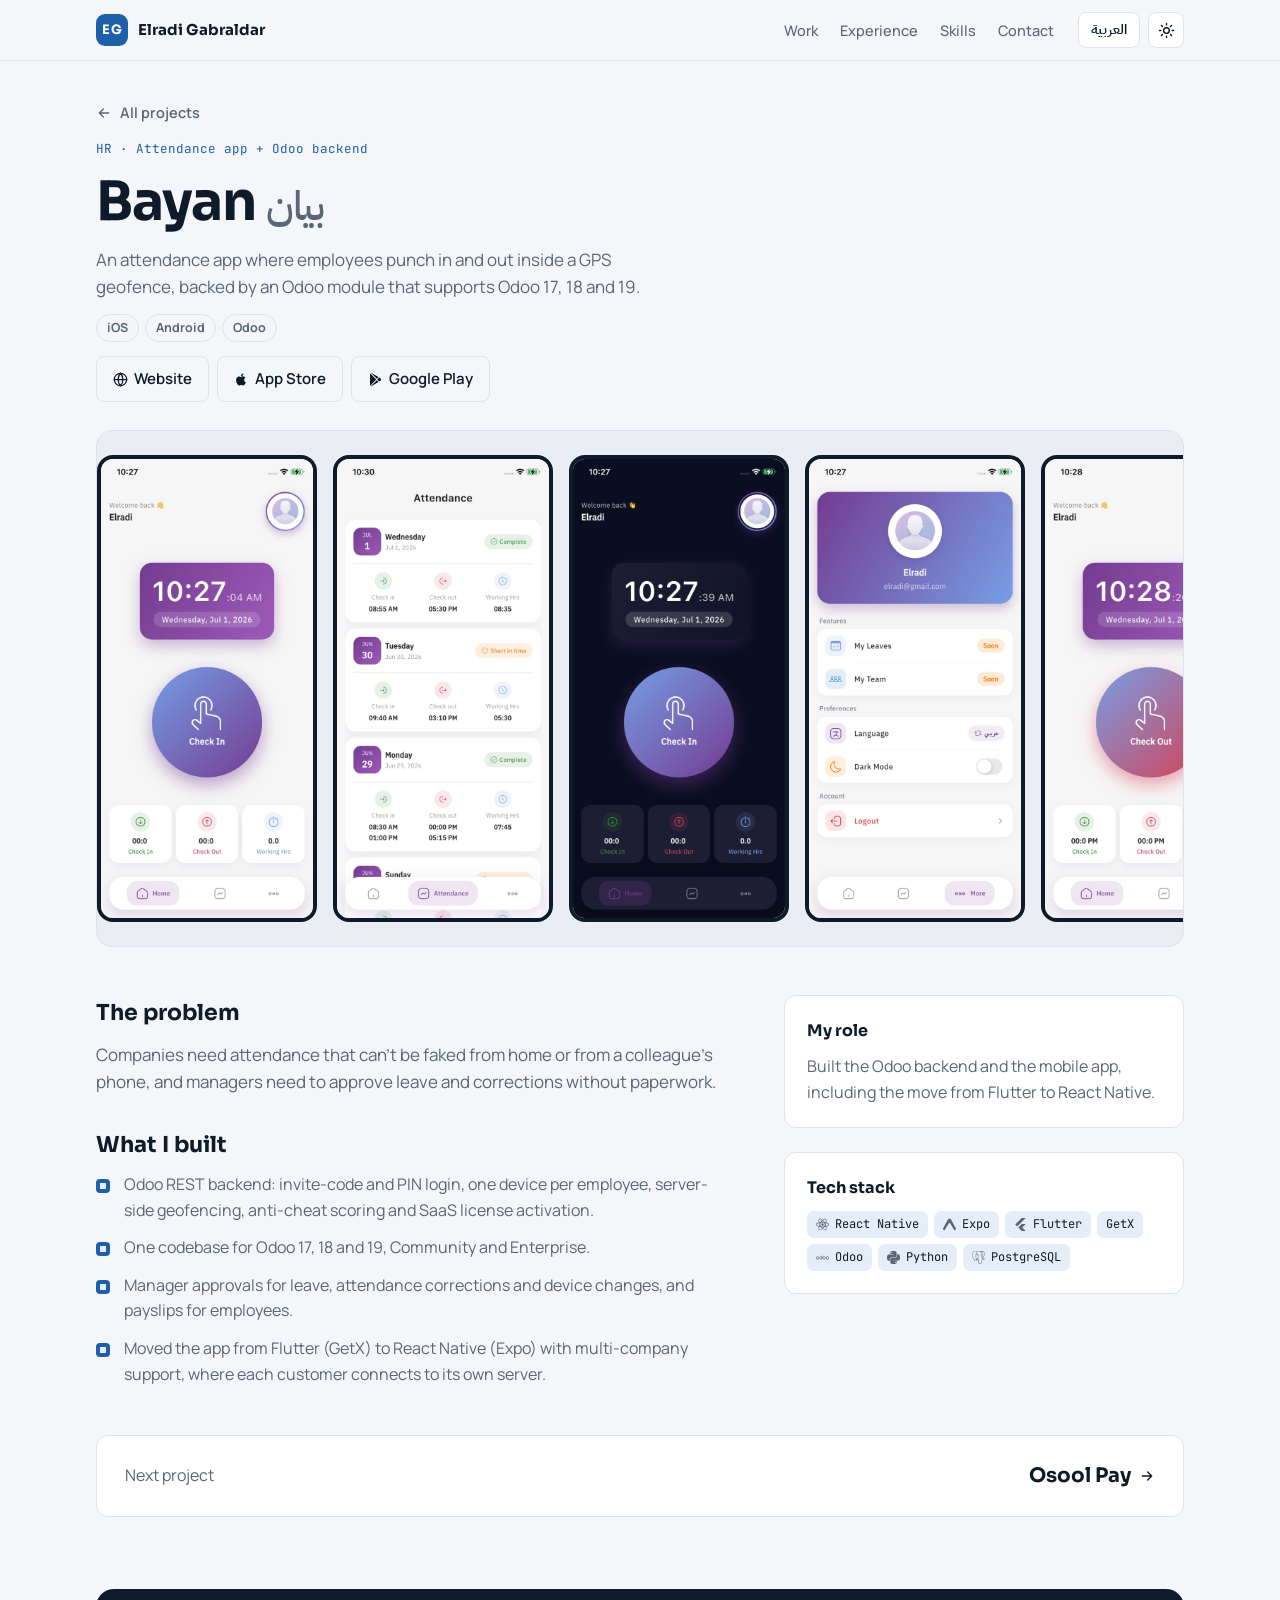
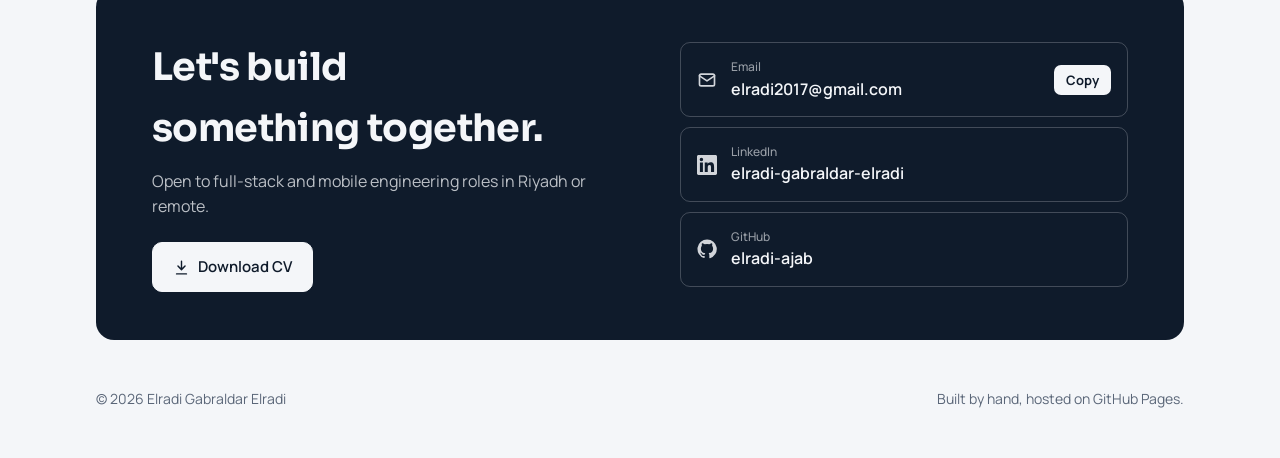
<file: projects/bayan.html>
<!doctype html>
<html lang="en" dir="ltr">
<head>
<meta charset="utf-8">
<meta name="viewport" content="width=device-width, initial-scale=1, viewport-fit=cover">
<meta name="theme-color" content="#0b121c">
<title>Bayan · Elradi Gabraldar Elradi</title>
<meta name="description" content="An attendance app where employees punch in and out inside a GPS geofence, backed by an Odoo module that supports Odoo 17, 18 and 19.">
<link rel="alternate" hreflang="ar" href="../ar/projects/bayan.html">
<link rel="preconnect" href="https://fonts.googleapis.com">
<link rel="preconnect" href="https://fonts.gstatic.com" crossorigin>
<link rel="stylesheet" href="https://fonts.googleapis.com/css2?family=Sora:wght@500;600;700&family=Manrope:wght@400;500;600;700&family=JetBrains+Mono:wght@400;500&family=IBM+Plex+Sans+Arabic:wght@400;500;600;700&display=swap">
<link rel="stylesheet" href="../assets/style.css">
<script>(function(){try{var m=localStorage.getItem('theme');if(m==='dark'||m==='light')document.documentElement.setAttribute('data-theme',m);}catch(e){}})();</script>
<script>window.BASE="../";window.I18N={"link_website": "Website", "link_appStore": "App Store", "link_googlePlay": "Google Play", "link_github": "Code", "link_demo": "Demo", "copy": "Copy", "copied": "Copied"};</script>
</head>
<body>
<header class="bar">
  <div class="wrap bar-in">
    <a class="mark" href="../index.html"><span class="mono">EG</span><span>Elradi Gabraldar</span></a>
    <nav class="nav" aria-label="Sections"><a href="../index.html#work">Work</a><a href="../index.html#experience">Experience</a><a href="../index.html#skills">Skills</a><a href="../index.html#contact">Contact</a></nav>
    <div class="tools">
      <a class="lang" href="../ar/projects/bayan.html" hreflang="ar" lang="ar">العربية</a>
      <button class="theme" id="theme-toggle" type="button" aria-label="Switch light or dark theme" title="Switch light or dark theme"><svg viewBox="0 0 24 24" fill="none" stroke="currentColor" stroke-width="2" stroke-linecap="round" aria-hidden="true"><circle cx="12" cy="12" r="4"/><path d="M12 2v2M12 20v2M4.9 4.9l1.4 1.4M17.7 17.7l1.4 1.4M2 12h2M20 12h2M4.9 19.1l1.4-1.4M17.7 6.3l1.4-1.4"/></svg><svg viewBox="0 0 24 24" fill="none" stroke="currentColor" stroke-width="2" stroke-linecap="round" stroke-linejoin="round" aria-hidden="true"><path d="M21 12.8A9 9 0 1 1 11.2 3a7 7 0 0 0 9.8 9.8z"/></svg></button>
    </div>
  </div>
</header>
<main>
<section class="wrap phero">
  <a class="back" href="../index.html#work"><svg class="arr" viewBox="0 0 24 24" fill="none" stroke="currentColor" stroke-width="2" stroke-linecap="round" stroke-linejoin="round" aria-hidden="true"><path d="M5 12h14M13 6l6 6-6 6"/></svg>All projects</a>
  <p class="cat">HR · Attendance app + Odoo backend</p>
  <h1>Bayan <span class="alt" lang="ar">بيان</span></h1>
  <p class="lede">An attendance app where employees punch in and out inside a GPS geofence, backed by an Odoo module that supports Odoo 17, 18 and 19.</p>
  <div class="plats"><span>iOS</span><span>Android</span><span>Odoo</span></div>
  <div class="links big" data-links="bayan"></div>
</section>
<section class="wrap">
  <div class="gallery" data-media="bayan" data-type="phone" data-max="99" data-gallery="1"><div class="ph">
      <span class="ph-name">Bayan</span>
      <span class="ph-alt" lang="ar">بيان</span>
      <span class="ph-icons"><svg class="ph-i" viewBox="0 0 24 24" aria-hidden="true"><path d="M14.23 12.004a2.236 2.236 0 0 1-2.235 2.236 2.236 2.236 0 0 1-2.236-2.236 2.236 2.236 0 0 1 2.235-2.236 2.236 2.236 0 0 1 2.236 2.236zm2.648-10.69c-1.346 0-3.107.96-4.888 2.622-1.78-1.653-3.542-2.602-4.887-2.602-.41 0-.783.093-1.106.278-1.375.793-1.683 3.264-.973 6.365C1.98 8.917 0 10.42 0 12.004c0 1.59 1.99 3.097 5.043 4.03-.704 3.113-.39 5.588.988 6.38.32.187.69.275 1.102.275 1.345 0 3.107-.96 4.888-2.624 1.78 1.654 3.542 2.603 4.887 2.603.41 0 .783-.09 1.106-.275 1.374-.792 1.683-3.263.973-6.365C22.02 15.096 24 13.59 24 12.004c0-1.59-1.99-3.097-5.043-4.032.704-3.11.39-5.587-.988-6.38-.318-.184-.688-.277-1.092-.278zm-.005 1.09v.006c.225 0 .406.044.558.127.666.382.955 1.835.73 3.704-.054.46-.142.945-.25 1.44-.96-.236-2.006-.417-3.107-.534-.66-.905-1.345-1.727-2.035-2.447 1.592-1.48 3.087-2.292 4.105-2.295zm-9.77.02c1.012 0 2.514.808 4.11 2.28-.686.72-1.37 1.537-2.02 2.442-1.107.117-2.154.298-3.113.538-.112-.49-.195-.964-.254-1.42-.23-1.868.054-3.32.714-3.707.19-.09.4-.127.563-.132zm4.882 3.05c.455.468.91.992 1.36 1.564-.44-.02-.89-.034-1.345-.034-.46 0-.915.01-1.36.034.44-.572.895-1.096 1.345-1.565zM12 8.1c.74 0 1.477.034 2.202.093.406.582.802 1.203 1.183 1.86.372.64.71 1.29 1.018 1.946-.308.655-.646 1.31-1.013 1.95-.38.66-.773 1.288-1.18 1.87-.728.063-1.466.098-2.21.098-.74 0-1.477-.035-2.202-.093-.406-.582-.802-1.204-1.183-1.86-.372-.64-.71-1.29-1.018-1.946.303-.657.646-1.313 1.013-1.954.38-.66.773-1.286 1.18-1.868.728-.064 1.466-.098 2.21-.098zm-3.635.254c-.24.377-.48.763-.704 1.16-.225.39-.435.782-.635 1.174-.265-.656-.49-1.31-.676-1.947.64-.15 1.315-.283 2.015-.386zm7.26 0c.695.103 1.365.23 2.006.387-.18.632-.405 1.282-.66 1.933-.2-.39-.41-.783-.64-1.174-.225-.392-.465-.774-.705-1.146zm3.063.675c.484.15.944.317 1.375.498 1.732.74 2.852 1.708 2.852 2.476-.005.768-1.125 1.74-2.857 2.475-.42.18-.88.342-1.355.493-.28-.958-.646-1.956-1.1-2.98.45-1.017.81-2.01 1.085-2.964zm-13.395.004c.278.96.645 1.957 1.1 2.98-.45 1.017-.812 2.01-1.086 2.964-.484-.15-.944-.318-1.37-.5-1.732-.737-2.852-1.706-2.852-2.474 0-.768 1.12-1.742 2.852-2.476.42-.18.88-.342 1.356-.494zm11.678 4.28c.265.657.49 1.312.676 1.948-.64.157-1.316.29-2.016.39.24-.375.48-.762.705-1.158.225-.39.435-.788.636-1.18zm-9.945.02c.2.392.41.783.64 1.175.23.39.465.772.705 1.143-.695-.102-1.365-.23-2.006-.386.18-.63.406-1.282.66-1.933zM17.92 16.32c.112.493.2.968.254 1.423.23 1.868-.054 3.32-.714 3.708-.147.09-.338.128-.563.128-1.012 0-2.514-.807-4.11-2.28.686-.72 1.37-1.536 2.02-2.44 1.107-.118 2.154-.3 3.113-.54zm-11.83.01c.96.234 2.006.415 3.107.532.66.905 1.345 1.727 2.035 2.446-1.595 1.483-3.092 2.295-4.11 2.295-.22-.005-.406-.05-.553-.132-.666-.38-.955-1.834-.73-3.703.054-.46.142-.944.25-1.438zm4.56.64c.44.02.89.034 1.345.034.46 0 .915-.01 1.36-.034-.44.572-.895 1.095-1.345 1.565-.455-.47-.91-.993-1.36-1.565z"/></svg><svg class="ph-i" viewBox="0 0 24 24" aria-hidden="true"><path d="M0 20.084c.043.53.23 1.063.718 1.778.58.849 1.576 1.315 2.303.567.49-.505 5.794-9.776 8.35-13.29a.761.761 0 011.248 0c2.556 3.514 7.86 12.785 8.35 13.29.727.748 1.723.282 2.303-.567.57-.835.728-1.42.728-2.046 0-.426-8.26-15.798-9.092-17.078-.8-1.23-1.044-1.498-2.397-1.542h-1.032c-1.353.044-1.597.311-2.398 1.542C8.267 3.991.33 18.758 0 19.77Z"/></svg><svg class="ph-i" viewBox="0 0 24 24" aria-hidden="true"><path d="M14.314 0L2.3 12 6 15.7 21.684.013h-7.357zm.014 11.072L7.857 17.53l6.47 6.47H21.7l-6.46-6.468 6.46-6.46h-7.37z"/></svg><svg class="ph-i" viewBox="0 0 24 24" aria-hidden="true"><path d="M21.1002 15.7957c-1.6015 0-2.8997-1.2983-2.8997-2.8998s1.2983-2.8997 2.8997-2.8997c1.6015 0 2.8998 1.2982 2.8998 2.8997 0 1.5999-1.2979 2.8998-2.8998 2.8998zm0-1.2c.9388.0006 1.7003-.7601 1.7008-1.6989.0004-.9388-.7602-1.7003-1.699-1.7007h-.0018c-.9388.0004-1.6994.7619-1.699 1.7007.0005.9381.761 1.6985 1.699 1.699zm-6.0655 1.2c-1.6014 0-2.8997-1.2983-2.8997-2.8998s1.2983-2.8997 2.8997-2.8997c1.6015 0 2.8998 1.2982 2.8998 2.8997 0 1.5999-1.2999 2.8998-2.8998 2.8998zm0-1.2c.9389.0006 1.7003-.7601 1.7008-1.6989.0005-.9388-.7602-1.7003-1.699-1.7007h-.0018c-.9388.0004-1.6994.7619-1.699 1.7007.0005.9381.761 1.6985 1.699 1.699zM11.865 12.858c0 1.6199-1.2979 2.9378-2.8977 2.9378s-2.8998-1.314-2.8998-2.9358 1.1799-2.8597 2.8998-2.8597c.6359 0 1.2239.134 1.6998.484v-1.68a.6.6 0 0 1 1.2 0v4.0537h-.002zm-2.8977 1.7399c.9388.0005 1.7002-.7602 1.7007-1.699.0005-.9388-.7602-1.7003-1.699-1.7007h-.0017c-.9389.0004-1.6995.7619-1.699 1.7007.0004.9381.7608 1.6985 1.699 1.699zm-6.0675 1.1979C1.2983 15.7957 0 14.4974 0 12.8959s1.2983-2.8997 2.8998-2.8997 2.8997 1.2982 2.8997 2.8997c0 1.5999-1.2999 2.8998-2.8997 2.8998zm0-1.2c.9388.0006 1.7002-.7601 1.7007-1.699.0005-.9387-.7602-1.7002-1.699-1.7006h-.0017c-.9388.0004-1.6995.7619-1.699 1.7007.0004.9381.7608 1.6985 1.699 1.699z"/></svg><svg class="ph-i" viewBox="0 0 24 24" aria-hidden="true"><path d="M14.25.18l.9.2.73.26.59.3.45.32.34.34.25.34.16.33.1.3.04.26.02.2-.01.13V8.5l-.05.63-.13.55-.21.46-.26.38-.3.31-.33.25-.35.19-.35.14-.33.1-.3.07-.26.04-.21.02H8.77l-.69.05-.59.14-.5.22-.41.27-.33.32-.27.35-.2.36-.15.37-.1.35-.07.32-.04.27-.02.21v3.06H3.17l-.21-.03-.28-.07-.32-.12-.35-.18-.36-.26-.36-.36-.35-.46-.32-.59-.28-.73-.21-.88-.14-1.05-.05-1.23.06-1.22.16-1.04.24-.87.32-.71.36-.57.4-.44.42-.33.42-.24.4-.16.36-.1.32-.05.24-.01h.16l.06.01h8.16v-.83H6.18l-.01-2.75-.02-.37.05-.34.11-.31.17-.28.25-.26.31-.23.38-.2.44-.18.51-.15.58-.12.64-.1.71-.06.77-.04.84-.02 1.27.05zm-6.3 1.98l-.23.33-.08.41.08.41.23.34.33.22.41.09.41-.09.33-.22.23-.34.08-.41-.08-.41-.23-.33-.33-.22-.41-.09-.41.09zm13.09 3.95l.28.06.32.12.35.18.36.27.36.35.35.47.32.59.28.73.21.88.14 1.04.05 1.23-.06 1.23-.16 1.04-.24.86-.32.71-.36.57-.4.45-.42.33-.42.24-.4.16-.36.09-.32.05-.24.02-.16-.01h-8.22v.82h5.84l.01 2.76.02.36-.05.34-.11.31-.17.29-.25.25-.31.24-.38.2-.44.17-.51.15-.58.13-.64.09-.71.07-.77.04-.84.01-1.27-.04-1.07-.14-.9-.2-.73-.25-.59-.3-.45-.33-.34-.34-.25-.34-.16-.33-.1-.3-.04-.25-.02-.2.01-.13v-5.34l.05-.64.13-.54.21-.46.26-.38.3-.32.33-.24.35-.2.35-.14.33-.1.3-.06.26-.04.21-.02.13-.01h5.84l.69-.05.59-.14.5-.21.41-.28.33-.32.27-.35.2-.36.15-.36.1-.35.07-.32.04-.28.02-.21V6.07h2.09l.14.01zm-6.47 14.25l-.23.33-.08.41.08.41.23.33.33.23.41.08.41-.08.33-.23.23-.33.08-.41-.08-.41-.23-.33-.33-.23-.41-.08-.41.08z"/></svg></span>
    </div></div>
</section>
<section class="wrap pgrid">
  <div class="pmain">
    <h2>The problem</h2><p>Companies need attendance that can&#x27;t be faked from home or from a colleague&#x27;s phone, and managers need to approve leave and corrections without paperwork.</p>
    <h2>What I built</h2><ul class="ticks"><li>Odoo REST backend: invite-code and PIN login, one device per employee, server-side geofencing, anti-cheat scoring and SaaS license activation.</li><li>One codebase for Odoo 17, 18 and 19, Community and Enterprise.</li><li>Manager approvals for leave, attendance corrections and device changes, and payslips for employees.</li><li>Moved the app from Flutter (GetX) to React Native (Expo) with multi-company support, where each customer connects to its own server.</li></ul>
  </div>
  <aside class="pside">
    <div><h3>My role</h3><p>Built the Odoo backend and the mobile app, including the move from Flutter to React Native.</p></div>
    <div><h3>Tech stack</h3><div class="stack"><span><svg class="ti" viewBox="0 0 24 24" aria-hidden="true"><path d="M14.23 12.004a2.236 2.236 0 0 1-2.235 2.236 2.236 2.236 0 0 1-2.236-2.236 2.236 2.236 0 0 1 2.235-2.236 2.236 2.236 0 0 1 2.236 2.236zm2.648-10.69c-1.346 0-3.107.96-4.888 2.622-1.78-1.653-3.542-2.602-4.887-2.602-.41 0-.783.093-1.106.278-1.375.793-1.683 3.264-.973 6.365C1.98 8.917 0 10.42 0 12.004c0 1.59 1.99 3.097 5.043 4.03-.704 3.113-.39 5.588.988 6.38.32.187.69.275 1.102.275 1.345 0 3.107-.96 4.888-2.624 1.78 1.654 3.542 2.603 4.887 2.603.41 0 .783-.09 1.106-.275 1.374-.792 1.683-3.263.973-6.365C22.02 15.096 24 13.59 24 12.004c0-1.59-1.99-3.097-5.043-4.032.704-3.11.39-5.587-.988-6.38-.318-.184-.688-.277-1.092-.278zm-.005 1.09v.006c.225 0 .406.044.558.127.666.382.955 1.835.73 3.704-.054.46-.142.945-.25 1.44-.96-.236-2.006-.417-3.107-.534-.66-.905-1.345-1.727-2.035-2.447 1.592-1.48 3.087-2.292 4.105-2.295zm-9.77.02c1.012 0 2.514.808 4.11 2.28-.686.72-1.37 1.537-2.02 2.442-1.107.117-2.154.298-3.113.538-.112-.49-.195-.964-.254-1.42-.23-1.868.054-3.32.714-3.707.19-.09.4-.127.563-.132zm4.882 3.05c.455.468.91.992 1.36 1.564-.44-.02-.89-.034-1.345-.034-.46 0-.915.01-1.36.034.44-.572.895-1.096 1.345-1.565zM12 8.1c.74 0 1.477.034 2.202.093.406.582.802 1.203 1.183 1.86.372.64.71 1.29 1.018 1.946-.308.655-.646 1.31-1.013 1.95-.38.66-.773 1.288-1.18 1.87-.728.063-1.466.098-2.21.098-.74 0-1.477-.035-2.202-.093-.406-.582-.802-1.204-1.183-1.86-.372-.64-.71-1.29-1.018-1.946.303-.657.646-1.313 1.013-1.954.38-.66.773-1.286 1.18-1.868.728-.064 1.466-.098 2.21-.098zm-3.635.254c-.24.377-.48.763-.704 1.16-.225.39-.435.782-.635 1.174-.265-.656-.49-1.31-.676-1.947.64-.15 1.315-.283 2.015-.386zm7.26 0c.695.103 1.365.23 2.006.387-.18.632-.405 1.282-.66 1.933-.2-.39-.41-.783-.64-1.174-.225-.392-.465-.774-.705-1.146zm3.063.675c.484.15.944.317 1.375.498 1.732.74 2.852 1.708 2.852 2.476-.005.768-1.125 1.74-2.857 2.475-.42.18-.88.342-1.355.493-.28-.958-.646-1.956-1.1-2.98.45-1.017.81-2.01 1.085-2.964zm-13.395.004c.278.96.645 1.957 1.1 2.98-.45 1.017-.812 2.01-1.086 2.964-.484-.15-.944-.318-1.37-.5-1.732-.737-2.852-1.706-2.852-2.474 0-.768 1.12-1.742 2.852-2.476.42-.18.88-.342 1.356-.494zm11.678 4.28c.265.657.49 1.312.676 1.948-.64.157-1.316.29-2.016.39.24-.375.48-.762.705-1.158.225-.39.435-.788.636-1.18zm-9.945.02c.2.392.41.783.64 1.175.23.39.465.772.705 1.143-.695-.102-1.365-.23-2.006-.386.18-.63.406-1.282.66-1.933zM17.92 16.32c.112.493.2.968.254 1.423.23 1.868-.054 3.32-.714 3.708-.147.09-.338.128-.563.128-1.012 0-2.514-.807-4.11-2.28.686-.72 1.37-1.536 2.02-2.44 1.107-.118 2.154-.3 3.113-.54zm-11.83.01c.96.234 2.006.415 3.107.532.66.905 1.345 1.727 2.035 2.446-1.595 1.483-3.092 2.295-4.11 2.295-.22-.005-.406-.05-.553-.132-.666-.38-.955-1.834-.73-3.703.054-.46.142-.944.25-1.438zm4.56.64c.44.02.89.034 1.345.034.46 0 .915-.01 1.36-.034-.44.572-.895 1.095-1.345 1.565-.455-.47-.91-.993-1.36-1.565z"/></svg>React Native</span><span><svg class="ti" viewBox="0 0 24 24" aria-hidden="true"><path d="M0 20.084c.043.53.23 1.063.718 1.778.58.849 1.576 1.315 2.303.567.49-.505 5.794-9.776 8.35-13.29a.761.761 0 011.248 0c2.556 3.514 7.86 12.785 8.35 13.29.727.748 1.723.282 2.303-.567.57-.835.728-1.42.728-2.046 0-.426-8.26-15.798-9.092-17.078-.8-1.23-1.044-1.498-2.397-1.542h-1.032c-1.353.044-1.597.311-2.398 1.542C8.267 3.991.33 18.758 0 19.77Z"/></svg>Expo</span><span><svg class="ti" viewBox="0 0 24 24" aria-hidden="true"><path d="M14.314 0L2.3 12 6 15.7 21.684.013h-7.357zm.014 11.072L7.857 17.53l6.47 6.47H21.7l-6.46-6.468 6.46-6.46h-7.37z"/></svg>Flutter</span><span>GetX</span><span><svg class="ti" viewBox="0 0 24 24" aria-hidden="true"><path d="M21.1002 15.7957c-1.6015 0-2.8997-1.2983-2.8997-2.8998s1.2983-2.8997 2.8997-2.8997c1.6015 0 2.8998 1.2982 2.8998 2.8997 0 1.5999-1.2979 2.8998-2.8998 2.8998zm0-1.2c.9388.0006 1.7003-.7601 1.7008-1.6989.0004-.9388-.7602-1.7003-1.699-1.7007h-.0018c-.9388.0004-1.6994.7619-1.699 1.7007.0005.9381.761 1.6985 1.699 1.699zm-6.0655 1.2c-1.6014 0-2.8997-1.2983-2.8997-2.8998s1.2983-2.8997 2.8997-2.8997c1.6015 0 2.8998 1.2982 2.8998 2.8997 0 1.5999-1.2999 2.8998-2.8998 2.8998zm0-1.2c.9389.0006 1.7003-.7601 1.7008-1.6989.0005-.9388-.7602-1.7003-1.699-1.7007h-.0018c-.9388.0004-1.6994.7619-1.699 1.7007.0005.9381.761 1.6985 1.699 1.699zM11.865 12.858c0 1.6199-1.2979 2.9378-2.8977 2.9378s-2.8998-1.314-2.8998-2.9358 1.1799-2.8597 2.8998-2.8597c.6359 0 1.2239.134 1.6998.484v-1.68a.6.6 0 0 1 1.2 0v4.0537h-.002zm-2.8977 1.7399c.9388.0005 1.7002-.7602 1.7007-1.699.0005-.9388-.7602-1.7003-1.699-1.7007h-.0017c-.9389.0004-1.6995.7619-1.699 1.7007.0004.9381.7608 1.6985 1.699 1.699zm-6.0675 1.1979C1.2983 15.7957 0 14.4974 0 12.8959s1.2983-2.8997 2.8998-2.8997 2.8997 1.2982 2.8997 2.8997c0 1.5999-1.2999 2.8998-2.8997 2.8998zm0-1.2c.9388.0006 1.7002-.7601 1.7007-1.699.0005-.9387-.7602-1.7002-1.699-1.7006h-.0017c-.9388.0004-1.6995.7619-1.699 1.7007.0004.9381.7608 1.6985 1.699 1.699z"/></svg>Odoo</span><span><svg class="ti" viewBox="0 0 24 24" aria-hidden="true"><path d="M14.25.18l.9.2.73.26.59.3.45.32.34.34.25.34.16.33.1.3.04.26.02.2-.01.13V8.5l-.05.63-.13.55-.21.46-.26.38-.3.31-.33.25-.35.19-.35.14-.33.1-.3.07-.26.04-.21.02H8.77l-.69.05-.59.14-.5.22-.41.27-.33.32-.27.35-.2.36-.15.37-.1.35-.07.32-.04.27-.02.21v3.06H3.17l-.21-.03-.28-.07-.32-.12-.35-.18-.36-.26-.36-.36-.35-.46-.32-.59-.28-.73-.21-.88-.14-1.05-.05-1.23.06-1.22.16-1.04.24-.87.32-.71.36-.57.4-.44.42-.33.42-.24.4-.16.36-.1.32-.05.24-.01h.16l.06.01h8.16v-.83H6.18l-.01-2.75-.02-.37.05-.34.11-.31.17-.28.25-.26.31-.23.38-.2.44-.18.51-.15.58-.12.64-.1.71-.06.77-.04.84-.02 1.27.05zm-6.3 1.98l-.23.33-.08.41.08.41.23.34.33.22.41.09.41-.09.33-.22.23-.34.08-.41-.08-.41-.23-.33-.33-.22-.41-.09-.41.09zm13.09 3.95l.28.06.32.12.35.18.36.27.36.35.35.47.32.59.28.73.21.88.14 1.04.05 1.23-.06 1.23-.16 1.04-.24.86-.32.71-.36.57-.4.45-.42.33-.42.24-.4.16-.36.09-.32.05-.24.02-.16-.01h-8.22v.82h5.84l.01 2.76.02.36-.05.34-.11.31-.17.29-.25.25-.31.24-.38.2-.44.17-.51.15-.58.13-.64.09-.71.07-.77.04-.84.01-1.27-.04-1.07-.14-.9-.2-.73-.25-.59-.3-.45-.33-.34-.34-.25-.34-.16-.33-.1-.3-.04-.25-.02-.2.01-.13v-5.34l.05-.64.13-.54.21-.46.26-.38.3-.32.33-.24.35-.2.35-.14.33-.1.3-.06.26-.04.21-.02.13-.01h5.84l.69-.05.59-.14.5-.21.41-.28.33-.32.27-.35.2-.36.15-.36.1-.35.07-.32.04-.28.02-.21V6.07h2.09l.14.01zm-6.47 14.25l-.23.33-.08.41.08.41.23.33.33.23.41.08.41-.08.33-.23.23-.33.08-.41-.08-.41-.23-.33-.33-.23-.41-.08-.41.08z"/></svg>Python</span><span><svg class="ti" viewBox="0 0 24 24" aria-hidden="true"><path d="M23.5594 14.7228a.5269.5269 0 0 0-.0563-.1191c-.139-.2632-.4768-.3418-1.0074-.2321-1.6533.3411-2.2935.1312-2.5256-.0191 1.342-2.0482 2.445-4.522 3.0411-6.8297.2714-1.0507.7982-3.5237.1222-4.7316a1.5641 1.5641 0 0 0-.1509-.235C21.6931.9086 19.8007.0248 17.5099.0005c-1.4947-.0158-2.7705.3461-3.1161.4794a9.449 9.449 0 0 0-.5159-.0816 8.044 8.044 0 0 0-1.3114-.1278c-1.1822-.0184-2.2038.2642-3.0498.8406-.8573-.3211-4.7888-1.645-7.2219.0788C.9359 2.1526.3086 3.8733.4302 6.3043c.0409.818.5069 3.334 1.2423 5.7436.4598 1.5065.9387 2.7019 1.4334 3.582.553.9942 1.1259 1.5933 1.7143 1.7895.4474.1491 1.1327.1441 1.8581-.7279.8012-.9635 1.5903-1.8258 1.9446-2.2069.4351.2355.9064.3625 1.39.3772a.0569.0569 0 0 0 .0004.0041 11.0312 11.0312 0 0 0-.2472.3054c-.3389.4302-.4094.5197-1.5002.7443-.3102.064-1.1344.2339-1.1464.8115-.0025.1224.0329.2309.0919.3268.2269.4231.9216.6097 1.015.6331 1.3345.3335 2.5044.092 3.3714-.6787-.017 2.231.0775 4.4174.3454 5.0874.2212.5529.7618 1.9045 2.4692 1.9043.2505 0 .5263-.0291.8296-.0941 1.7819-.3821 2.5557-1.1696 2.855-2.9059.1503-.8707.4016-2.8753.5388-4.1012.0169-.0703.0357-.1207.057-.1362.0007-.0005.0697-.0471.4272.0307a.3673.3673 0 0 0 .0443.0068l.2539.0223.0149.001c.8468.0384 1.9114-.1426 2.5312-.4308.6438-.2988 1.8057-1.0323 1.5951-1.6698zM2.371 11.8765c-.7435-2.4358-1.1779-4.8851-1.2123-5.5719-.1086-2.1714.4171-3.6829 1.5623-4.4927 1.8367-1.2986 4.8398-.5408 6.108-.13-.0032.0032-.0066.0061-.0098.0094-2.0238 2.044-1.9758 5.536-1.9708 5.7495-.0002.0823.0066.1989.0162.3593.0348.5873.0996 1.6804-.0735 2.9184-.1609 1.1504.1937 2.2764.9728 3.0892.0806.0841.1648.1631.2518.2374-.3468.3714-1.1004 1.1926-1.9025 2.1576-.5677.6825-.9597.5517-1.0886.5087-.3919-.1307-.813-.5871-1.2381-1.3223-.4796-.839-.9635-2.0317-1.4155-3.5126zm6.0072 5.0871c-.1711-.0428-.3271-.1132-.4322-.1772.0889-.0394.2374-.0902.4833-.1409 1.2833-.2641 1.4815-.4506 1.9143-1.0002.0992-.126.2116-.2687.3673-.4426a.3549.3549 0 0 0 .0737-.1298c.1708-.1513.2724-.1099.4369-.0417.156.0646.3078.26.3695.4752.0291.1016.0619.2945-.0452.4444-.9043 1.2658-2.2216 1.2494-3.1676 1.0128zm2.094-3.988-.0525.141c-.133.3566-.2567.6881-.3334 1.003-.6674-.0021-1.3168-.2872-1.8105-.8024-.6279-.6551-.9131-1.5664-.7825-2.5004.1828-1.3079.1153-2.4468.079-3.0586-.005-.0857-.0095-.1607-.0122-.2199.2957-.2621 1.6659-.9962 2.6429-.7724.4459.1022.7176.4057.8305.928.5846 2.7038.0774 3.8307-.3302 4.7363-.084.1866-.1633.3629-.2311.5454zm7.3637 4.5725c-.0169.1768-.0358.376-.0618.5959l-.146.4383a.3547.3547 0 0 0-.0182.1077c-.0059.4747-.054.6489-.115.8693-.0634.2292-.1353.4891-.1794 1.0575-.11 1.4143-.8782 2.2267-2.4172 2.5565-1.5155.3251-1.7843-.4968-2.0212-1.2217a6.5824 6.5824 0 0 0-.0769-.2266c-.2154-.5858-.1911-1.4119-.1574-2.5551.0165-.5612-.0249-1.9013-.3302-2.6462.0044-.2932.0106-.5909.019-.8918a.3529.3529 0 0 0-.0153-.1126 1.4927 1.4927 0 0 0-.0439-.208c-.1226-.4283-.4213-.7866-.7797-.9351-.1424-.059-.4038-.1672-.7178-.0869.067-.276.1831-.5875.309-.9249l.0529-.142c.0595-.16.134-.3257.213-.5012.4265-.9476 1.0106-2.2453.3766-5.1772-.2374-1.0981-1.0304-1.6343-2.2324-1.5098-.7207.0746-1.3799.3654-1.7088.5321a5.6716 5.6716 0 0 0-.1958.1041c.0918-1.1064.4386-3.1741 1.7357-4.4823a4.0306 4.0306 0 0 1 .3033-.276.3532.3532 0 0 0 .1447-.0644c.7524-.5706 1.6945-.8506 2.802-.8325.4091.0067.8017.0339 1.1742.081 1.939.3544 3.2439 1.4468 4.0359 2.3827.8143.9623 1.2552 1.9315 1.4312 2.4543-1.3232-.1346-2.2234.1268-2.6797.779-.9926 1.4189.543 4.1729 1.2811 5.4964.1353.2426.2522.4522.2889.5413.2403.5825.5515.9713.7787 1.2552.0696.087.1372.1714.1885.245-.4008.1155-1.1208.3825-1.0552 1.717-.0123.1563-.0423.4469-.0834.8148-.0461.2077-.0702.4603-.0994.7662zm.8905-1.6211c-.0405-.8316.2691-.9185.5967-1.0105a2.8566 2.8566 0 0 0 .135-.0406 1.202 1.202 0 0 0 .1342.103c.5703.3765 1.5823.4213 3.0068.1344-.2016.1769-.5189.3994-.9533.6011-.4098.1903-1.0957.333-1.7473.3636-.7197.0336-1.0859-.0807-1.1721-.151zm.5695-9.2712c-.0059.3508-.0542.6692-.1054 1.0017-.055.3576-.112.7274-.1264 1.1762-.0142.4368.0404.8909.0932 1.3301.1066.887.216 1.8003-.2075 2.7014a3.5272 3.5272 0 0 1-.1876-.3856c-.0527-.1276-.1669-.3326-.3251-.6162-.6156-1.1041-2.0574-3.6896-1.3193-4.7446.3795-.5427 1.3408-.5661 2.1781-.463zm.2284 7.0137a12.3762 12.3762 0 0 0-.0853-.1074l-.0355-.0444c.7262-1.1995.5842-2.3862.4578-3.4385-.0519-.4318-.1009-.8396-.0885-1.2226.0129-.4061.0666-.7543.1185-1.0911.0639-.415.1288-.8443.1109-1.3505.0134-.0531.0188-.1158.0118-.1902-.0457-.4855-.5999-1.938-1.7294-3.253-.6076-.7073-1.4896-1.4972-2.6889-2.0395.5251-.1066 1.2328-.2035 2.0244-.1859 2.0515.0456 3.6746.8135 4.8242 2.2824a.908.908 0 0 1 .0667.1002c.7231 1.3556-.2762 6.2751-2.9867 10.5405zm-8.8166-6.1162c-.025.1794-.3089.4225-.6211.4225a.5821.5821 0 0 1-.0809-.0056c-.1873-.026-.3765-.144-.5059-.3156-.0458-.0605-.1203-.178-.1055-.2844.0055-.0401.0261-.0985.0925-.1488.1182-.0894.3518-.1226.6096-.0867.3163.0441.6426.1938.6113.4186zm7.9305-.4114c.0111.0792-.049.201-.1531.3102-.0683.0717-.212.1961-.4079.2232a.5456.5456 0 0 1-.075.0052c-.2935 0-.5414-.2344-.5607-.3717-.024-.1765.2641-.3106.5611-.352.297-.0414.6111.0088.6356.1851z"/></svg>PostgreSQL</span></div></div>
  </aside>
</section>
<section class="wrap">
  <a class="nextp" href="osool-pay.html"><span>Next project</span><b>Osool Pay <svg class="arr" viewBox="0 0 24 24" fill="none" stroke="currentColor" stroke-width="2" stroke-linecap="round" stroke-linejoin="round" aria-hidden="true"><path d="M5 12h14M13 6l6 6-6 6"/></svg></b></a>
</section>
<section id="contact" class="sec"><div class="wrap">
  <div class="contact">
    <div>
      <h2>Let&#x27;s build something together.</h2>
      <p>Open to full-stack and mobile engineering roles in Riyadh or remote.</p>
      <a class="btn light" href="../Elradi_Gabraldar_CV.pdf" download><svg viewBox="0 0 24 24" fill="none" stroke="currentColor" stroke-width="2" stroke-linecap="round" stroke-linejoin="round" aria-hidden="true"><path d="M12 3v12M7 10l5 5 5-5M5 21h14"/></svg>Download CV</a>
    </div>
    <div class="clist">
      <div class="citem"><svg viewBox="0 0 24 24" fill="none" stroke="currentColor" stroke-width="2" stroke-linecap="round" stroke-linejoin="round" aria-hidden="true"><rect x="3" y="5" width="18" height="14" rx="2"/><path d="m3 7 9 6 9-6"/></svg><div><span class="lbl">Email</span><a id="email" href="mailto:elradi2017@gmail.com" dir="ltr">elradi2017@gmail.com</a></div><button class="copy" id="copy-email" type="button">Copy</button></div>
      <a class="citem" href="https://linkedin.com/in/elradi-gabraldar-elradi-086a53219" target="_blank" rel="noopener"><svg viewBox="0 0 24 24" fill="currentColor" aria-hidden="true"><path d="M20.4 20.5h-3.6v-5.6c0-1.3 0-3-1.8-3s-2.1 1.4-2.1 2.9v5.7H9.3V9h3.4v1.6h.1c.5-.9 1.6-1.8 3.4-1.8 3.6 0 4.3 2.4 4.3 5.5v6.2zM5.3 7.4a2.1 2.1 0 1 1 0-4.2 2.1 2.1 0 0 1 0 4.2zM7.1 20.5H3.5V9h3.6v11.5zM22.2 0H1.8C.8 0 0 .8 0 1.7v20.6c0 .9.8 1.7 1.8 1.7h20.4c1 0 1.8-.8 1.8-1.7V1.7C24 .8 23.2 0 22.2 0z"/></svg><div><span class="lbl">LinkedIn</span><span dir="ltr">elradi-gabraldar-elradi</span></div></a>
      <a class="citem" href="https://github.com/elradi-ajab" target="_blank" rel="noopener"><svg viewBox="0 0 24 24" fill="currentColor" aria-hidden="true"><path d="M12 .5a11.5 11.5 0 0 0-3.6 22.4c.6.1.8-.3.8-.6v-2c-3.2.7-3.9-1.5-3.9-1.5-.5-1.3-1.3-1.7-1.3-1.7-1-.7.1-.7.1-.7 1.2.1 1.8 1.2 1.8 1.2 1 1.8 2.7 1.3 3.4 1 .1-.8.4-1.3.7-1.6-2.6-.3-5.3-1.3-5.3-5.7 0-1.3.4-2.3 1.2-3.1-.1-.3-.5-1.5.1-3.1 0 0 1-.3 3.2 1.2a11 11 0 0 1 5.8 0C17 4.8 18 5.1 18 5.1c.6 1.6.2 2.8.1 3.1.8.8 1.2 1.9 1.2 3.1 0 4.4-2.7 5.4-5.3 5.7.4.4.8 1.1.8 2.2v3.2c0 .3.2.7.8.6A11.5 11.5 0 0 0 12 .5z"/></svg><div><span class="lbl">GitHub</span><span dir="ltr">elradi-ajab</span></div></a>
    </div>
  </div>
</div></section>
<footer class="wrap foot"><span>© <span id="yr">2026</span> Elradi Gabraldar Elradi</span><span>Built by hand, hosted on GitHub Pages.</span></footer>
</main>
<dialog id="lightbox"><img alt=""><button type="button" class="lb-close" aria-label="Close">×</button></dialog>
<script src="../assets/app.js"></script>
</body>
</html>
</file>
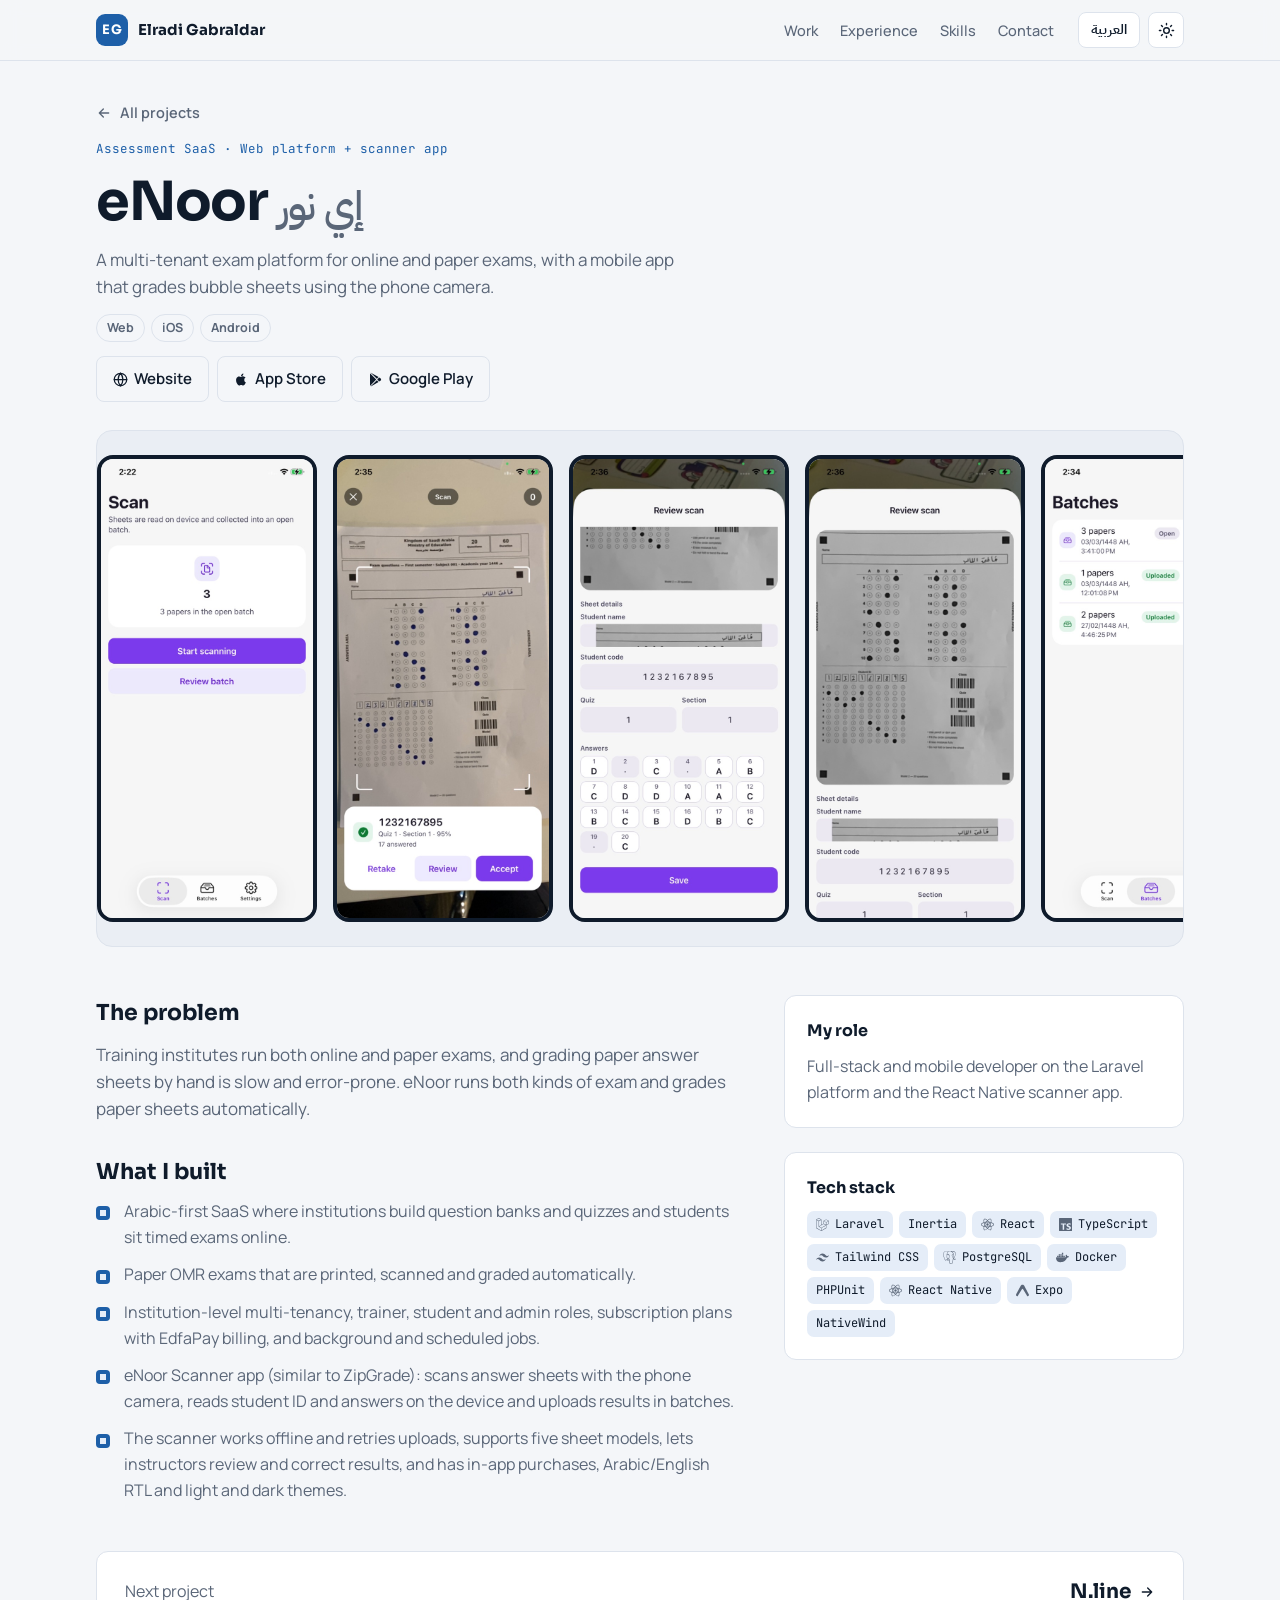
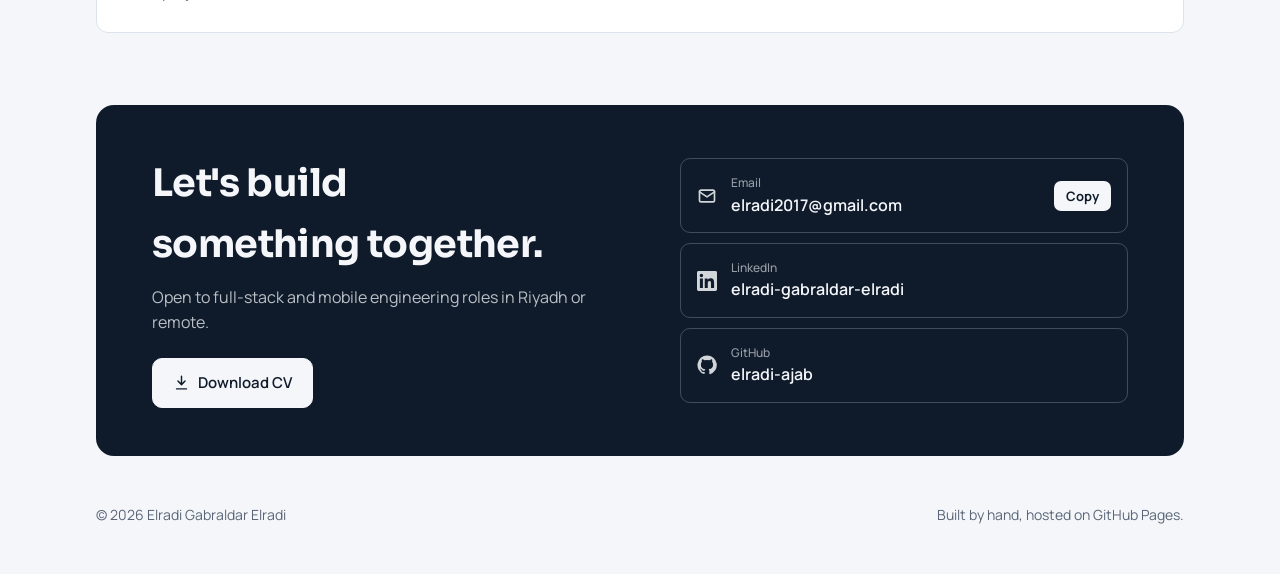
<file: projects/enoor.html>
<!doctype html>
<html lang="en" dir="ltr">
<head>
<meta charset="utf-8">
<meta name="viewport" content="width=device-width, initial-scale=1, viewport-fit=cover">
<meta name="theme-color" content="#0b121c">
<title>eNoor · Elradi Gabraldar Elradi</title>
<meta name="description" content="A multi-tenant exam platform for online and paper exams, with a mobile app that grades bubble sheets using the phone camera.">
<link rel="alternate" hreflang="ar" href="../ar/projects/enoor.html">
<link rel="preconnect" href="https://fonts.googleapis.com">
<link rel="preconnect" href="https://fonts.gstatic.com" crossorigin>
<link rel="stylesheet" href="https://fonts.googleapis.com/css2?family=Sora:wght@500;600;700&family=Manrope:wght@400;500;600;700&family=JetBrains+Mono:wght@400;500&family=IBM+Plex+Sans+Arabic:wght@400;500;600;700&display=swap">
<link rel="stylesheet" href="../assets/style.css">
<script>(function(){try{var m=localStorage.getItem('theme');if(m==='dark'||m==='light')document.documentElement.setAttribute('data-theme',m);}catch(e){}})();</script>
<script>window.BASE="../";window.I18N={"link_website": "Website", "link_appStore": "App Store", "link_googlePlay": "Google Play", "link_github": "Code", "link_demo": "Demo", "copy": "Copy", "copied": "Copied"};</script>
</head>
<body>
<header class="bar">
  <div class="wrap bar-in">
    <a class="mark" href="../index.html"><span class="mono">EG</span><span>Elradi Gabraldar</span></a>
    <nav class="nav" aria-label="Sections"><a href="../index.html#work">Work</a><a href="../index.html#experience">Experience</a><a href="../index.html#skills">Skills</a><a href="../index.html#contact">Contact</a></nav>
    <div class="tools">
      <a class="lang" href="../ar/projects/enoor.html" hreflang="ar" lang="ar">العربية</a>
      <button class="theme" id="theme-toggle" type="button" aria-label="Switch light or dark theme" title="Switch light or dark theme"><svg viewBox="0 0 24 24" fill="none" stroke="currentColor" stroke-width="2" stroke-linecap="round" aria-hidden="true"><circle cx="12" cy="12" r="4"/><path d="M12 2v2M12 20v2M4.9 4.9l1.4 1.4M17.7 17.7l1.4 1.4M2 12h2M20 12h2M4.9 19.1l1.4-1.4M17.7 6.3l1.4-1.4"/></svg><svg viewBox="0 0 24 24" fill="none" stroke="currentColor" stroke-width="2" stroke-linecap="round" stroke-linejoin="round" aria-hidden="true"><path d="M21 12.8A9 9 0 1 1 11.2 3a7 7 0 0 0 9.8 9.8z"/></svg></button>
    </div>
  </div>
</header>
<main>
<section class="wrap phero">
  <a class="back" href="../index.html#work"><svg class="arr" viewBox="0 0 24 24" fill="none" stroke="currentColor" stroke-width="2" stroke-linecap="round" stroke-linejoin="round" aria-hidden="true"><path d="M5 12h14M13 6l6 6-6 6"/></svg>All projects</a>
  <p class="cat">Assessment SaaS · Web platform + scanner app</p>
  <h1>eNoor <span class="alt" lang="ar">إي نور</span></h1>
  <p class="lede">A multi-tenant exam platform for online and paper exams, with a mobile app that grades bubble sheets using the phone camera.</p>
  <div class="plats"><span>Web</span><span>iOS</span><span>Android</span></div>
  <div class="links big" data-links="enoor enoor-scanner"></div>
</section>
<section class="wrap">
  <div class="gallery" data-media="enoor" data-type="phone" data-max="99" data-gallery="1"><div class="ph">
      <span class="ph-name">eNoor</span>
      <span class="ph-alt" lang="ar">إي نور</span>
      <span class="ph-icons"><svg class="ph-i" viewBox="0 0 24 24" aria-hidden="true"><path d="M23.642 5.43a.364.364 0 01.014.1v5.149c0 .135-.073.26-.189.326l-4.323 2.49v4.934a.378.378 0 01-.188.326L9.93 23.949a.316.316 0 01-.066.027c-.008.002-.016.008-.024.01a.348.348 0 01-.192 0c-.011-.002-.02-.008-.03-.012-.02-.008-.042-.014-.062-.025L.533 18.755a.376.376 0 01-.189-.326V2.974c0-.033.005-.066.014-.098.003-.012.01-.02.014-.032a.369.369 0 01.023-.058c.004-.013.015-.022.023-.033l.033-.045c.012-.01.025-.018.037-.027.014-.012.027-.024.041-.034H.53L5.043.05a.375.375 0 01.375 0L9.93 2.647h.002c.015.01.027.021.04.033l.038.027c.013.014.02.03.033.045.008.011.02.021.025.033.01.02.017.038.024.058.003.011.01.021.013.032.01.031.014.064.014.098v9.652l3.76-2.164V5.527c0-.033.004-.066.013-.098.003-.01.01-.02.013-.032a.487.487 0 01.024-.059c.007-.012.018-.02.025-.033.012-.015.021-.03.033-.043.012-.012.025-.02.037-.028.014-.01.026-.023.041-.032h.001l4.513-2.598a.375.375 0 01.375 0l4.513 2.598c.016.01.027.021.042.031.012.01.025.018.036.028.013.014.022.03.034.044.008.012.019.021.024.033.011.02.018.04.024.06.006.01.012.021.015.032zm-.74 5.032V6.179l-1.578.908-2.182 1.256v4.283zm-4.51 7.75v-4.287l-2.147 1.225-6.126 3.498v4.325zM1.093 3.624v14.588l8.273 4.761v-4.325l-4.322-2.445-.002-.003H5.04c-.014-.01-.025-.021-.04-.031-.011-.01-.024-.018-.035-.027l-.001-.002c-.013-.012-.021-.025-.031-.04-.01-.011-.021-.022-.028-.036h-.002c-.008-.014-.013-.031-.02-.047-.006-.016-.014-.027-.018-.043a.49.49 0 01-.008-.057c-.002-.014-.006-.027-.006-.041V5.789l-2.18-1.257zM5.23.81L1.47 2.974l3.76 2.164 3.758-2.164zm1.956 13.505l2.182-1.256V3.624l-1.58.91-2.182 1.255v9.435zm11.581-10.95l-3.76 2.163 3.76 2.163 3.759-2.164zm-.376 4.978L16.21 7.087 14.63 6.18v4.283l2.182 1.256 1.58.908zm-8.65 9.654l5.514-3.148 2.756-1.572-3.757-2.163-4.323 2.489-3.941 2.27z"/></svg><svg class="ph-i" viewBox="0 0 24 24" aria-hidden="true"><path d="M14.23 12.004a2.236 2.236 0 0 1-2.235 2.236 2.236 2.236 0 0 1-2.236-2.236 2.236 2.236 0 0 1 2.235-2.236 2.236 2.236 0 0 1 2.236 2.236zm2.648-10.69c-1.346 0-3.107.96-4.888 2.622-1.78-1.653-3.542-2.602-4.887-2.602-.41 0-.783.093-1.106.278-1.375.793-1.683 3.264-.973 6.365C1.98 8.917 0 10.42 0 12.004c0 1.59 1.99 3.097 5.043 4.03-.704 3.113-.39 5.588.988 6.38.32.187.69.275 1.102.275 1.345 0 3.107-.96 4.888-2.624 1.78 1.654 3.542 2.603 4.887 2.603.41 0 .783-.09 1.106-.275 1.374-.792 1.683-3.263.973-6.365C22.02 15.096 24 13.59 24 12.004c0-1.59-1.99-3.097-5.043-4.032.704-3.11.39-5.587-.988-6.38-.318-.184-.688-.277-1.092-.278zm-.005 1.09v.006c.225 0 .406.044.558.127.666.382.955 1.835.73 3.704-.054.46-.142.945-.25 1.44-.96-.236-2.006-.417-3.107-.534-.66-.905-1.345-1.727-2.035-2.447 1.592-1.48 3.087-2.292 4.105-2.295zm-9.77.02c1.012 0 2.514.808 4.11 2.28-.686.72-1.37 1.537-2.02 2.442-1.107.117-2.154.298-3.113.538-.112-.49-.195-.964-.254-1.42-.23-1.868.054-3.32.714-3.707.19-.09.4-.127.563-.132zm4.882 3.05c.455.468.91.992 1.36 1.564-.44-.02-.89-.034-1.345-.034-.46 0-.915.01-1.36.034.44-.572.895-1.096 1.345-1.565zM12 8.1c.74 0 1.477.034 2.202.093.406.582.802 1.203 1.183 1.86.372.64.71 1.29 1.018 1.946-.308.655-.646 1.31-1.013 1.95-.38.66-.773 1.288-1.18 1.87-.728.063-1.466.098-2.21.098-.74 0-1.477-.035-2.202-.093-.406-.582-.802-1.204-1.183-1.86-.372-.64-.71-1.29-1.018-1.946.303-.657.646-1.313 1.013-1.954.38-.66.773-1.286 1.18-1.868.728-.064 1.466-.098 2.21-.098zm-3.635.254c-.24.377-.48.763-.704 1.16-.225.39-.435.782-.635 1.174-.265-.656-.49-1.31-.676-1.947.64-.15 1.315-.283 2.015-.386zm7.26 0c.695.103 1.365.23 2.006.387-.18.632-.405 1.282-.66 1.933-.2-.39-.41-.783-.64-1.174-.225-.392-.465-.774-.705-1.146zm3.063.675c.484.15.944.317 1.375.498 1.732.74 2.852 1.708 2.852 2.476-.005.768-1.125 1.74-2.857 2.475-.42.18-.88.342-1.355.493-.28-.958-.646-1.956-1.1-2.98.45-1.017.81-2.01 1.085-2.964zm-13.395.004c.278.96.645 1.957 1.1 2.98-.45 1.017-.812 2.01-1.086 2.964-.484-.15-.944-.318-1.37-.5-1.732-.737-2.852-1.706-2.852-2.474 0-.768 1.12-1.742 2.852-2.476.42-.18.88-.342 1.356-.494zm11.678 4.28c.265.657.49 1.312.676 1.948-.64.157-1.316.29-2.016.39.24-.375.48-.762.705-1.158.225-.39.435-.788.636-1.18zm-9.945.02c.2.392.41.783.64 1.175.23.39.465.772.705 1.143-.695-.102-1.365-.23-2.006-.386.18-.63.406-1.282.66-1.933zM17.92 16.32c.112.493.2.968.254 1.423.23 1.868-.054 3.32-.714 3.708-.147.09-.338.128-.563.128-1.012 0-2.514-.807-4.11-2.28.686-.72 1.37-1.536 2.02-2.44 1.107-.118 2.154-.3 3.113-.54zm-11.83.01c.96.234 2.006.415 3.107.532.66.905 1.345 1.727 2.035 2.446-1.595 1.483-3.092 2.295-4.11 2.295-.22-.005-.406-.05-.553-.132-.666-.38-.955-1.834-.73-3.703.054-.46.142-.944.25-1.438zm4.56.64c.44.02.89.034 1.345.034.46 0 .915-.01 1.36-.034-.44.572-.895 1.095-1.345 1.565-.455-.47-.91-.993-1.36-1.565z"/></svg><svg class="ph-i" viewBox="0 0 24 24" aria-hidden="true"><path d="M1.125 0C.502 0 0 .502 0 1.125v21.75C0 23.498.502 24 1.125 24h21.75c.623 0 1.125-.502 1.125-1.125V1.125C24 .502 23.498 0 22.875 0zm17.363 9.75c.612 0 1.154.037 1.627.111a6.38 6.38 0 0 1 1.306.34v2.458a3.95 3.95 0 0 0-.643-.361 5.093 5.093 0 0 0-.717-.26 5.453 5.453 0 0 0-1.426-.2c-.3 0-.573.028-.819.086a2.1 2.1 0 0 0-.623.242c-.17.104-.3.229-.393.374a.888.888 0 0 0-.14.49c0 .196.053.373.156.529.104.156.252.304.443.444s.423.276.696.41c.273.135.582.274.926.416.47.197.892.407 1.266.628.374.222.695.473.963.753.268.279.472.598.614.957.142.359.214.776.214 1.253 0 .657-.125 1.21-.373 1.656a3.033 3.033 0 0 1-1.012 1.085 4.38 4.38 0 0 1-1.487.596c-.566.12-1.163.18-1.79.18a9.916 9.916 0 0 1-1.84-.164 5.544 5.544 0 0 1-1.512-.493v-2.63a5.033 5.033 0 0 0 3.237 1.2c.333 0 .624-.03.872-.09.249-.06.456-.144.623-.25.166-.108.29-.234.373-.38a1.023 1.023 0 0 0-.074-1.089 2.12 2.12 0 0 0-.537-.5 5.597 5.597 0 0 0-.807-.444 27.72 27.72 0 0 0-1.007-.436c-.918-.383-1.602-.852-2.053-1.405-.45-.553-.676-1.222-.676-2.005 0-.614.123-1.141.369-1.582.246-.441.58-.804 1.004-1.089a4.494 4.494 0 0 1 1.47-.629 7.536 7.536 0 0 1 1.77-.201zm-15.113.188h9.563v2.166H9.506v9.646H6.789v-9.646H3.375z"/></svg><svg class="ph-i" viewBox="0 0 24 24" aria-hidden="true"><path d="M12.001,4.8c-3.2,0-5.2,1.6-6,4.8c1.2-1.6,2.6-2.2,4.2-1.8c0.913,0.228,1.565,0.89,2.288,1.624 C13.666,10.618,15.027,12,18.001,12c3.2,0,5.2-1.6,6-4.8c-1.2,1.6-2.6,2.2-4.2,1.8c-0.913-0.228-1.565-0.89-2.288-1.624 C16.337,6.182,14.976,4.8,12.001,4.8z M6.001,12c-3.2,0-5.2,1.6-6,4.8c1.2-1.6,2.6-2.2,4.2-1.8c0.913,0.228,1.565,0.89,2.288,1.624 c1.177,1.194,2.538,2.576,5.512,2.576c3.2,0,5.2-1.6,6-4.8c-1.2,1.6-2.6,2.2-4.2,1.8c-0.913-0.228-1.565-0.89-2.288-1.624 C10.337,13.382,8.976,12,6.001,12z"/></svg><svg class="ph-i" viewBox="0 0 24 24" aria-hidden="true"><path d="M23.5594 14.7228a.5269.5269 0 0 0-.0563-.1191c-.139-.2632-.4768-.3418-1.0074-.2321-1.6533.3411-2.2935.1312-2.5256-.0191 1.342-2.0482 2.445-4.522 3.0411-6.8297.2714-1.0507.7982-3.5237.1222-4.7316a1.5641 1.5641 0 0 0-.1509-.235C21.6931.9086 19.8007.0248 17.5099.0005c-1.4947-.0158-2.7705.3461-3.1161.4794a9.449 9.449 0 0 0-.5159-.0816 8.044 8.044 0 0 0-1.3114-.1278c-1.1822-.0184-2.2038.2642-3.0498.8406-.8573-.3211-4.7888-1.645-7.2219.0788C.9359 2.1526.3086 3.8733.4302 6.3043c.0409.818.5069 3.334 1.2423 5.7436.4598 1.5065.9387 2.7019 1.4334 3.582.553.9942 1.1259 1.5933 1.7143 1.7895.4474.1491 1.1327.1441 1.8581-.7279.8012-.9635 1.5903-1.8258 1.9446-2.2069.4351.2355.9064.3625 1.39.3772a.0569.0569 0 0 0 .0004.0041 11.0312 11.0312 0 0 0-.2472.3054c-.3389.4302-.4094.5197-1.5002.7443-.3102.064-1.1344.2339-1.1464.8115-.0025.1224.0329.2309.0919.3268.2269.4231.9216.6097 1.015.6331 1.3345.3335 2.5044.092 3.3714-.6787-.017 2.231.0775 4.4174.3454 5.0874.2212.5529.7618 1.9045 2.4692 1.9043.2505 0 .5263-.0291.8296-.0941 1.7819-.3821 2.5557-1.1696 2.855-2.9059.1503-.8707.4016-2.8753.5388-4.1012.0169-.0703.0357-.1207.057-.1362.0007-.0005.0697-.0471.4272.0307a.3673.3673 0 0 0 .0443.0068l.2539.0223.0149.001c.8468.0384 1.9114-.1426 2.5312-.4308.6438-.2988 1.8057-1.0323 1.5951-1.6698zM2.371 11.8765c-.7435-2.4358-1.1779-4.8851-1.2123-5.5719-.1086-2.1714.4171-3.6829 1.5623-4.4927 1.8367-1.2986 4.8398-.5408 6.108-.13-.0032.0032-.0066.0061-.0098.0094-2.0238 2.044-1.9758 5.536-1.9708 5.7495-.0002.0823.0066.1989.0162.3593.0348.5873.0996 1.6804-.0735 2.9184-.1609 1.1504.1937 2.2764.9728 3.0892.0806.0841.1648.1631.2518.2374-.3468.3714-1.1004 1.1926-1.9025 2.1576-.5677.6825-.9597.5517-1.0886.5087-.3919-.1307-.813-.5871-1.2381-1.3223-.4796-.839-.9635-2.0317-1.4155-3.5126zm6.0072 5.0871c-.1711-.0428-.3271-.1132-.4322-.1772.0889-.0394.2374-.0902.4833-.1409 1.2833-.2641 1.4815-.4506 1.9143-1.0002.0992-.126.2116-.2687.3673-.4426a.3549.3549 0 0 0 .0737-.1298c.1708-.1513.2724-.1099.4369-.0417.156.0646.3078.26.3695.4752.0291.1016.0619.2945-.0452.4444-.9043 1.2658-2.2216 1.2494-3.1676 1.0128zm2.094-3.988-.0525.141c-.133.3566-.2567.6881-.3334 1.003-.6674-.0021-1.3168-.2872-1.8105-.8024-.6279-.6551-.9131-1.5664-.7825-2.5004.1828-1.3079.1153-2.4468.079-3.0586-.005-.0857-.0095-.1607-.0122-.2199.2957-.2621 1.6659-.9962 2.6429-.7724.4459.1022.7176.4057.8305.928.5846 2.7038.0774 3.8307-.3302 4.7363-.084.1866-.1633.3629-.2311.5454zm7.3637 4.5725c-.0169.1768-.0358.376-.0618.5959l-.146.4383a.3547.3547 0 0 0-.0182.1077c-.0059.4747-.054.6489-.115.8693-.0634.2292-.1353.4891-.1794 1.0575-.11 1.4143-.8782 2.2267-2.4172 2.5565-1.5155.3251-1.7843-.4968-2.0212-1.2217a6.5824 6.5824 0 0 0-.0769-.2266c-.2154-.5858-.1911-1.4119-.1574-2.5551.0165-.5612-.0249-1.9013-.3302-2.6462.0044-.2932.0106-.5909.019-.8918a.3529.3529 0 0 0-.0153-.1126 1.4927 1.4927 0 0 0-.0439-.208c-.1226-.4283-.4213-.7866-.7797-.9351-.1424-.059-.4038-.1672-.7178-.0869.067-.276.1831-.5875.309-.9249l.0529-.142c.0595-.16.134-.3257.213-.5012.4265-.9476 1.0106-2.2453.3766-5.1772-.2374-1.0981-1.0304-1.6343-2.2324-1.5098-.7207.0746-1.3799.3654-1.7088.5321a5.6716 5.6716 0 0 0-.1958.1041c.0918-1.1064.4386-3.1741 1.7357-4.4823a4.0306 4.0306 0 0 1 .3033-.276.3532.3532 0 0 0 .1447-.0644c.7524-.5706 1.6945-.8506 2.802-.8325.4091.0067.8017.0339 1.1742.081 1.939.3544 3.2439 1.4468 4.0359 2.3827.8143.9623 1.2552 1.9315 1.4312 2.4543-1.3232-.1346-2.2234.1268-2.6797.779-.9926 1.4189.543 4.1729 1.2811 5.4964.1353.2426.2522.4522.2889.5413.2403.5825.5515.9713.7787 1.2552.0696.087.1372.1714.1885.245-.4008.1155-1.1208.3825-1.0552 1.717-.0123.1563-.0423.4469-.0834.8148-.0461.2077-.0702.4603-.0994.7662zm.8905-1.6211c-.0405-.8316.2691-.9185.5967-1.0105a2.8566 2.8566 0 0 0 .135-.0406 1.202 1.202 0 0 0 .1342.103c.5703.3765 1.5823.4213 3.0068.1344-.2016.1769-.5189.3994-.9533.6011-.4098.1903-1.0957.333-1.7473.3636-.7197.0336-1.0859-.0807-1.1721-.151zm.5695-9.2712c-.0059.3508-.0542.6692-.1054 1.0017-.055.3576-.112.7274-.1264 1.1762-.0142.4368.0404.8909.0932 1.3301.1066.887.216 1.8003-.2075 2.7014a3.5272 3.5272 0 0 1-.1876-.3856c-.0527-.1276-.1669-.3326-.3251-.6162-.6156-1.1041-2.0574-3.6896-1.3193-4.7446.3795-.5427 1.3408-.5661 2.1781-.463zm.2284 7.0137a12.3762 12.3762 0 0 0-.0853-.1074l-.0355-.0444c.7262-1.1995.5842-2.3862.4578-3.4385-.0519-.4318-.1009-.8396-.0885-1.2226.0129-.4061.0666-.7543.1185-1.0911.0639-.415.1288-.8443.1109-1.3505.0134-.0531.0188-.1158.0118-.1902-.0457-.4855-.5999-1.938-1.7294-3.253-.6076-.7073-1.4896-1.4972-2.6889-2.0395.5251-.1066 1.2328-.2035 2.0244-.1859 2.0515.0456 3.6746.8135 4.8242 2.2824a.908.908 0 0 1 .0667.1002c.7231 1.3556-.2762 6.2751-2.9867 10.5405zm-8.8166-6.1162c-.025.1794-.3089.4225-.6211.4225a.5821.5821 0 0 1-.0809-.0056c-.1873-.026-.3765-.144-.5059-.3156-.0458-.0605-.1203-.178-.1055-.2844.0055-.0401.0261-.0985.0925-.1488.1182-.0894.3518-.1226.6096-.0867.3163.0441.6426.1938.6113.4186zm7.9305-.4114c.0111.0792-.049.201-.1531.3102-.0683.0717-.212.1961-.4079.2232a.5456.5456 0 0 1-.075.0052c-.2935 0-.5414-.2344-.5607-.3717-.024-.1765.2641-.3106.5611-.352.297-.0414.6111.0088.6356.1851z"/></svg></span>
    </div></div>
</section>
<section class="wrap pgrid">
  <div class="pmain">
    <h2>The problem</h2><p>Training institutes run both online and paper exams, and grading paper answer sheets by hand is slow and error-prone. eNoor runs both kinds of exam and grades paper sheets automatically.</p>
    <h2>What I built</h2><ul class="ticks"><li>Arabic-first SaaS where institutions build question banks and quizzes and students sit timed exams online.</li><li>Paper OMR exams that are printed, scanned and graded automatically.</li><li>Institution-level multi-tenancy, trainer, student and admin roles, subscription plans with EdfaPay billing, and background and scheduled jobs.</li><li>eNoor Scanner app (similar to ZipGrade): scans answer sheets with the phone camera, reads student ID and answers on the device and uploads results in batches.</li><li>The scanner works offline and retries uploads, supports five sheet models, lets instructors review and correct results, and has in-app purchases, Arabic/English RTL and light and dark themes.</li></ul>
  </div>
  <aside class="pside">
    <div><h3>My role</h3><p>Full-stack and mobile developer on the Laravel platform and the React Native scanner app.</p></div>
    <div><h3>Tech stack</h3><div class="stack"><span><svg class="ti" viewBox="0 0 24 24" aria-hidden="true"><path d="M23.642 5.43a.364.364 0 01.014.1v5.149c0 .135-.073.26-.189.326l-4.323 2.49v4.934a.378.378 0 01-.188.326L9.93 23.949a.316.316 0 01-.066.027c-.008.002-.016.008-.024.01a.348.348 0 01-.192 0c-.011-.002-.02-.008-.03-.012-.02-.008-.042-.014-.062-.025L.533 18.755a.376.376 0 01-.189-.326V2.974c0-.033.005-.066.014-.098.003-.012.01-.02.014-.032a.369.369 0 01.023-.058c.004-.013.015-.022.023-.033l.033-.045c.012-.01.025-.018.037-.027.014-.012.027-.024.041-.034H.53L5.043.05a.375.375 0 01.375 0L9.93 2.647h.002c.015.01.027.021.04.033l.038.027c.013.014.02.03.033.045.008.011.02.021.025.033.01.02.017.038.024.058.003.011.01.021.013.032.01.031.014.064.014.098v9.652l3.76-2.164V5.527c0-.033.004-.066.013-.098.003-.01.01-.02.013-.032a.487.487 0 01.024-.059c.007-.012.018-.02.025-.033.012-.015.021-.03.033-.043.012-.012.025-.02.037-.028.014-.01.026-.023.041-.032h.001l4.513-2.598a.375.375 0 01.375 0l4.513 2.598c.016.01.027.021.042.031.012.01.025.018.036.028.013.014.022.03.034.044.008.012.019.021.024.033.011.02.018.04.024.06.006.01.012.021.015.032zm-.74 5.032V6.179l-1.578.908-2.182 1.256v4.283zm-4.51 7.75v-4.287l-2.147 1.225-6.126 3.498v4.325zM1.093 3.624v14.588l8.273 4.761v-4.325l-4.322-2.445-.002-.003H5.04c-.014-.01-.025-.021-.04-.031-.011-.01-.024-.018-.035-.027l-.001-.002c-.013-.012-.021-.025-.031-.04-.01-.011-.021-.022-.028-.036h-.002c-.008-.014-.013-.031-.02-.047-.006-.016-.014-.027-.018-.043a.49.49 0 01-.008-.057c-.002-.014-.006-.027-.006-.041V5.789l-2.18-1.257zM5.23.81L1.47 2.974l3.76 2.164 3.758-2.164zm1.956 13.505l2.182-1.256V3.624l-1.58.91-2.182 1.255v9.435zm11.581-10.95l-3.76 2.163 3.76 2.163 3.759-2.164zm-.376 4.978L16.21 7.087 14.63 6.18v4.283l2.182 1.256 1.58.908zm-8.65 9.654l5.514-3.148 2.756-1.572-3.757-2.163-4.323 2.489-3.941 2.27z"/></svg>Laravel</span><span>Inertia</span><span><svg class="ti" viewBox="0 0 24 24" aria-hidden="true"><path d="M14.23 12.004a2.236 2.236 0 0 1-2.235 2.236 2.236 2.236 0 0 1-2.236-2.236 2.236 2.236 0 0 1 2.235-2.236 2.236 2.236 0 0 1 2.236 2.236zm2.648-10.69c-1.346 0-3.107.96-4.888 2.622-1.78-1.653-3.542-2.602-4.887-2.602-.41 0-.783.093-1.106.278-1.375.793-1.683 3.264-.973 6.365C1.98 8.917 0 10.42 0 12.004c0 1.59 1.99 3.097 5.043 4.03-.704 3.113-.39 5.588.988 6.38.32.187.69.275 1.102.275 1.345 0 3.107-.96 4.888-2.624 1.78 1.654 3.542 2.603 4.887 2.603.41 0 .783-.09 1.106-.275 1.374-.792 1.683-3.263.973-6.365C22.02 15.096 24 13.59 24 12.004c0-1.59-1.99-3.097-5.043-4.032.704-3.11.39-5.587-.988-6.38-.318-.184-.688-.277-1.092-.278zm-.005 1.09v.006c.225 0 .406.044.558.127.666.382.955 1.835.73 3.704-.054.46-.142.945-.25 1.44-.96-.236-2.006-.417-3.107-.534-.66-.905-1.345-1.727-2.035-2.447 1.592-1.48 3.087-2.292 4.105-2.295zm-9.77.02c1.012 0 2.514.808 4.11 2.28-.686.72-1.37 1.537-2.02 2.442-1.107.117-2.154.298-3.113.538-.112-.49-.195-.964-.254-1.42-.23-1.868.054-3.32.714-3.707.19-.09.4-.127.563-.132zm4.882 3.05c.455.468.91.992 1.36 1.564-.44-.02-.89-.034-1.345-.034-.46 0-.915.01-1.36.034.44-.572.895-1.096 1.345-1.565zM12 8.1c.74 0 1.477.034 2.202.093.406.582.802 1.203 1.183 1.86.372.64.71 1.29 1.018 1.946-.308.655-.646 1.31-1.013 1.95-.38.66-.773 1.288-1.18 1.87-.728.063-1.466.098-2.21.098-.74 0-1.477-.035-2.202-.093-.406-.582-.802-1.204-1.183-1.86-.372-.64-.71-1.29-1.018-1.946.303-.657.646-1.313 1.013-1.954.38-.66.773-1.286 1.18-1.868.728-.064 1.466-.098 2.21-.098zm-3.635.254c-.24.377-.48.763-.704 1.16-.225.39-.435.782-.635 1.174-.265-.656-.49-1.31-.676-1.947.64-.15 1.315-.283 2.015-.386zm7.26 0c.695.103 1.365.23 2.006.387-.18.632-.405 1.282-.66 1.933-.2-.39-.41-.783-.64-1.174-.225-.392-.465-.774-.705-1.146zm3.063.675c.484.15.944.317 1.375.498 1.732.74 2.852 1.708 2.852 2.476-.005.768-1.125 1.74-2.857 2.475-.42.18-.88.342-1.355.493-.28-.958-.646-1.956-1.1-2.98.45-1.017.81-2.01 1.085-2.964zm-13.395.004c.278.96.645 1.957 1.1 2.98-.45 1.017-.812 2.01-1.086 2.964-.484-.15-.944-.318-1.37-.5-1.732-.737-2.852-1.706-2.852-2.474 0-.768 1.12-1.742 2.852-2.476.42-.18.88-.342 1.356-.494zm11.678 4.28c.265.657.49 1.312.676 1.948-.64.157-1.316.29-2.016.39.24-.375.48-.762.705-1.158.225-.39.435-.788.636-1.18zm-9.945.02c.2.392.41.783.64 1.175.23.39.465.772.705 1.143-.695-.102-1.365-.23-2.006-.386.18-.63.406-1.282.66-1.933zM17.92 16.32c.112.493.2.968.254 1.423.23 1.868-.054 3.32-.714 3.708-.147.09-.338.128-.563.128-1.012 0-2.514-.807-4.11-2.28.686-.72 1.37-1.536 2.02-2.44 1.107-.118 2.154-.3 3.113-.54zm-11.83.01c.96.234 2.006.415 3.107.532.66.905 1.345 1.727 2.035 2.446-1.595 1.483-3.092 2.295-4.11 2.295-.22-.005-.406-.05-.553-.132-.666-.38-.955-1.834-.73-3.703.054-.46.142-.944.25-1.438zm4.56.64c.44.02.89.034 1.345.034.46 0 .915-.01 1.36-.034-.44.572-.895 1.095-1.345 1.565-.455-.47-.91-.993-1.36-1.565z"/></svg>React</span><span><svg class="ti" viewBox="0 0 24 24" aria-hidden="true"><path d="M1.125 0C.502 0 0 .502 0 1.125v21.75C0 23.498.502 24 1.125 24h21.75c.623 0 1.125-.502 1.125-1.125V1.125C24 .502 23.498 0 22.875 0zm17.363 9.75c.612 0 1.154.037 1.627.111a6.38 6.38 0 0 1 1.306.34v2.458a3.95 3.95 0 0 0-.643-.361 5.093 5.093 0 0 0-.717-.26 5.453 5.453 0 0 0-1.426-.2c-.3 0-.573.028-.819.086a2.1 2.1 0 0 0-.623.242c-.17.104-.3.229-.393.374a.888.888 0 0 0-.14.49c0 .196.053.373.156.529.104.156.252.304.443.444s.423.276.696.41c.273.135.582.274.926.416.47.197.892.407 1.266.628.374.222.695.473.963.753.268.279.472.598.614.957.142.359.214.776.214 1.253 0 .657-.125 1.21-.373 1.656a3.033 3.033 0 0 1-1.012 1.085 4.38 4.38 0 0 1-1.487.596c-.566.12-1.163.18-1.79.18a9.916 9.916 0 0 1-1.84-.164 5.544 5.544 0 0 1-1.512-.493v-2.63a5.033 5.033 0 0 0 3.237 1.2c.333 0 .624-.03.872-.09.249-.06.456-.144.623-.25.166-.108.29-.234.373-.38a1.023 1.023 0 0 0-.074-1.089 2.12 2.12 0 0 0-.537-.5 5.597 5.597 0 0 0-.807-.444 27.72 27.72 0 0 0-1.007-.436c-.918-.383-1.602-.852-2.053-1.405-.45-.553-.676-1.222-.676-2.005 0-.614.123-1.141.369-1.582.246-.441.58-.804 1.004-1.089a4.494 4.494 0 0 1 1.47-.629 7.536 7.536 0 0 1 1.77-.201zm-15.113.188h9.563v2.166H9.506v9.646H6.789v-9.646H3.375z"/></svg>TypeScript</span><span><svg class="ti" viewBox="0 0 24 24" aria-hidden="true"><path d="M12.001,4.8c-3.2,0-5.2,1.6-6,4.8c1.2-1.6,2.6-2.2,4.2-1.8c0.913,0.228,1.565,0.89,2.288,1.624 C13.666,10.618,15.027,12,18.001,12c3.2,0,5.2-1.6,6-4.8c-1.2,1.6-2.6,2.2-4.2,1.8c-0.913-0.228-1.565-0.89-2.288-1.624 C16.337,6.182,14.976,4.8,12.001,4.8z M6.001,12c-3.2,0-5.2,1.6-6,4.8c1.2-1.6,2.6-2.2,4.2-1.8c0.913,0.228,1.565,0.89,2.288,1.624 c1.177,1.194,2.538,2.576,5.512,2.576c3.2,0,5.2-1.6,6-4.8c-1.2,1.6-2.6,2.2-4.2,1.8c-0.913-0.228-1.565-0.89-2.288-1.624 C10.337,13.382,8.976,12,6.001,12z"/></svg>Tailwind CSS</span><span><svg class="ti" viewBox="0 0 24 24" aria-hidden="true"><path d="M23.5594 14.7228a.5269.5269 0 0 0-.0563-.1191c-.139-.2632-.4768-.3418-1.0074-.2321-1.6533.3411-2.2935.1312-2.5256-.0191 1.342-2.0482 2.445-4.522 3.0411-6.8297.2714-1.0507.7982-3.5237.1222-4.7316a1.5641 1.5641 0 0 0-.1509-.235C21.6931.9086 19.8007.0248 17.5099.0005c-1.4947-.0158-2.7705.3461-3.1161.4794a9.449 9.449 0 0 0-.5159-.0816 8.044 8.044 0 0 0-1.3114-.1278c-1.1822-.0184-2.2038.2642-3.0498.8406-.8573-.3211-4.7888-1.645-7.2219.0788C.9359 2.1526.3086 3.8733.4302 6.3043c.0409.818.5069 3.334 1.2423 5.7436.4598 1.5065.9387 2.7019 1.4334 3.582.553.9942 1.1259 1.5933 1.7143 1.7895.4474.1491 1.1327.1441 1.8581-.7279.8012-.9635 1.5903-1.8258 1.9446-2.2069.4351.2355.9064.3625 1.39.3772a.0569.0569 0 0 0 .0004.0041 11.0312 11.0312 0 0 0-.2472.3054c-.3389.4302-.4094.5197-1.5002.7443-.3102.064-1.1344.2339-1.1464.8115-.0025.1224.0329.2309.0919.3268.2269.4231.9216.6097 1.015.6331 1.3345.3335 2.5044.092 3.3714-.6787-.017 2.231.0775 4.4174.3454 5.0874.2212.5529.7618 1.9045 2.4692 1.9043.2505 0 .5263-.0291.8296-.0941 1.7819-.3821 2.5557-1.1696 2.855-2.9059.1503-.8707.4016-2.8753.5388-4.1012.0169-.0703.0357-.1207.057-.1362.0007-.0005.0697-.0471.4272.0307a.3673.3673 0 0 0 .0443.0068l.2539.0223.0149.001c.8468.0384 1.9114-.1426 2.5312-.4308.6438-.2988 1.8057-1.0323 1.5951-1.6698zM2.371 11.8765c-.7435-2.4358-1.1779-4.8851-1.2123-5.5719-.1086-2.1714.4171-3.6829 1.5623-4.4927 1.8367-1.2986 4.8398-.5408 6.108-.13-.0032.0032-.0066.0061-.0098.0094-2.0238 2.044-1.9758 5.536-1.9708 5.7495-.0002.0823.0066.1989.0162.3593.0348.5873.0996 1.6804-.0735 2.9184-.1609 1.1504.1937 2.2764.9728 3.0892.0806.0841.1648.1631.2518.2374-.3468.3714-1.1004 1.1926-1.9025 2.1576-.5677.6825-.9597.5517-1.0886.5087-.3919-.1307-.813-.5871-1.2381-1.3223-.4796-.839-.9635-2.0317-1.4155-3.5126zm6.0072 5.0871c-.1711-.0428-.3271-.1132-.4322-.1772.0889-.0394.2374-.0902.4833-.1409 1.2833-.2641 1.4815-.4506 1.9143-1.0002.0992-.126.2116-.2687.3673-.4426a.3549.3549 0 0 0 .0737-.1298c.1708-.1513.2724-.1099.4369-.0417.156.0646.3078.26.3695.4752.0291.1016.0619.2945-.0452.4444-.9043 1.2658-2.2216 1.2494-3.1676 1.0128zm2.094-3.988-.0525.141c-.133.3566-.2567.6881-.3334 1.003-.6674-.0021-1.3168-.2872-1.8105-.8024-.6279-.6551-.9131-1.5664-.7825-2.5004.1828-1.3079.1153-2.4468.079-3.0586-.005-.0857-.0095-.1607-.0122-.2199.2957-.2621 1.6659-.9962 2.6429-.7724.4459.1022.7176.4057.8305.928.5846 2.7038.0774 3.8307-.3302 4.7363-.084.1866-.1633.3629-.2311.5454zm7.3637 4.5725c-.0169.1768-.0358.376-.0618.5959l-.146.4383a.3547.3547 0 0 0-.0182.1077c-.0059.4747-.054.6489-.115.8693-.0634.2292-.1353.4891-.1794 1.0575-.11 1.4143-.8782 2.2267-2.4172 2.5565-1.5155.3251-1.7843-.4968-2.0212-1.2217a6.5824 6.5824 0 0 0-.0769-.2266c-.2154-.5858-.1911-1.4119-.1574-2.5551.0165-.5612-.0249-1.9013-.3302-2.6462.0044-.2932.0106-.5909.019-.8918a.3529.3529 0 0 0-.0153-.1126 1.4927 1.4927 0 0 0-.0439-.208c-.1226-.4283-.4213-.7866-.7797-.9351-.1424-.059-.4038-.1672-.7178-.0869.067-.276.1831-.5875.309-.9249l.0529-.142c.0595-.16.134-.3257.213-.5012.4265-.9476 1.0106-2.2453.3766-5.1772-.2374-1.0981-1.0304-1.6343-2.2324-1.5098-.7207.0746-1.3799.3654-1.7088.5321a5.6716 5.6716 0 0 0-.1958.1041c.0918-1.1064.4386-3.1741 1.7357-4.4823a4.0306 4.0306 0 0 1 .3033-.276.3532.3532 0 0 0 .1447-.0644c.7524-.5706 1.6945-.8506 2.802-.8325.4091.0067.8017.0339 1.1742.081 1.939.3544 3.2439 1.4468 4.0359 2.3827.8143.9623 1.2552 1.9315 1.4312 2.4543-1.3232-.1346-2.2234.1268-2.6797.779-.9926 1.4189.543 4.1729 1.2811 5.4964.1353.2426.2522.4522.2889.5413.2403.5825.5515.9713.7787 1.2552.0696.087.1372.1714.1885.245-.4008.1155-1.1208.3825-1.0552 1.717-.0123.1563-.0423.4469-.0834.8148-.0461.2077-.0702.4603-.0994.7662zm.8905-1.6211c-.0405-.8316.2691-.9185.5967-1.0105a2.8566 2.8566 0 0 0 .135-.0406 1.202 1.202 0 0 0 .1342.103c.5703.3765 1.5823.4213 3.0068.1344-.2016.1769-.5189.3994-.9533.6011-.4098.1903-1.0957.333-1.7473.3636-.7197.0336-1.0859-.0807-1.1721-.151zm.5695-9.2712c-.0059.3508-.0542.6692-.1054 1.0017-.055.3576-.112.7274-.1264 1.1762-.0142.4368.0404.8909.0932 1.3301.1066.887.216 1.8003-.2075 2.7014a3.5272 3.5272 0 0 1-.1876-.3856c-.0527-.1276-.1669-.3326-.3251-.6162-.6156-1.1041-2.0574-3.6896-1.3193-4.7446.3795-.5427 1.3408-.5661 2.1781-.463zm.2284 7.0137a12.3762 12.3762 0 0 0-.0853-.1074l-.0355-.0444c.7262-1.1995.5842-2.3862.4578-3.4385-.0519-.4318-.1009-.8396-.0885-1.2226.0129-.4061.0666-.7543.1185-1.0911.0639-.415.1288-.8443.1109-1.3505.0134-.0531.0188-.1158.0118-.1902-.0457-.4855-.5999-1.938-1.7294-3.253-.6076-.7073-1.4896-1.4972-2.6889-2.0395.5251-.1066 1.2328-.2035 2.0244-.1859 2.0515.0456 3.6746.8135 4.8242 2.2824a.908.908 0 0 1 .0667.1002c.7231 1.3556-.2762 6.2751-2.9867 10.5405zm-8.8166-6.1162c-.025.1794-.3089.4225-.6211.4225a.5821.5821 0 0 1-.0809-.0056c-.1873-.026-.3765-.144-.5059-.3156-.0458-.0605-.1203-.178-.1055-.2844.0055-.0401.0261-.0985.0925-.1488.1182-.0894.3518-.1226.6096-.0867.3163.0441.6426.1938.6113.4186zm7.9305-.4114c.0111.0792-.049.201-.1531.3102-.0683.0717-.212.1961-.4079.2232a.5456.5456 0 0 1-.075.0052c-.2935 0-.5414-.2344-.5607-.3717-.024-.1765.2641-.3106.5611-.352.297-.0414.6111.0088.6356.1851z"/></svg>PostgreSQL</span><span><svg class="ti" viewBox="0 0 24 24" aria-hidden="true"><path d="M13.983 11.078h2.119a.186.186 0 00.186-.185V9.006a.186.186 0 00-.186-.186h-2.119a.185.185 0 00-.185.185v1.888c0 .102.083.185.185.185m-2.954-5.43h2.118a.186.186 0 00.186-.186V3.574a.186.186 0 00-.186-.185h-2.118a.185.185 0 00-.185.185v1.888c0 .102.082.185.185.185m0 2.716h2.118a.187.187 0 00.186-.186V6.29a.186.186 0 00-.186-.185h-2.118a.185.185 0 00-.185.185v1.887c0 .102.082.185.185.186m-2.93 0h2.12a.186.186 0 00.184-.186V6.29a.185.185 0 00-.185-.185H8.1a.185.185 0 00-.185.185v1.887c0 .102.083.185.185.186m-2.964 0h2.119a.186.186 0 00.185-.186V6.29a.185.185 0 00-.185-.185H5.136a.186.186 0 00-.186.185v1.887c0 .102.084.185.186.186m5.893 2.715h2.118a.186.186 0 00.186-.185V9.006a.186.186 0 00-.186-.186h-2.118a.185.185 0 00-.185.185v1.888c0 .102.082.185.185.185m-2.93 0h2.12a.185.185 0 00.184-.185V9.006a.185.185 0 00-.184-.186h-2.12a.185.185 0 00-.184.185v1.888c0 .102.083.185.185.185m-2.964 0h2.119a.185.185 0 00.185-.185V9.006a.185.185 0 00-.184-.186h-2.12a.186.186 0 00-.186.186v1.887c0 .102.084.185.186.185m-2.92 0h2.12a.185.185 0 00.184-.185V9.006a.185.185 0 00-.184-.186h-2.12a.185.185 0 00-.184.185v1.888c0 .102.082.185.185.185M23.763 9.89c-.065-.051-.672-.51-1.954-.51-.338.001-.676.03-1.01.087-.248-1.7-1.653-2.53-1.716-2.566l-.344-.199-.226.327c-.284.438-.49.922-.612 1.43-.23.97-.09 1.882.403 2.661-.595.332-1.55.413-1.744.42H.751a.751.751 0 00-.75.748 11.376 11.376 0 00.692 4.062c.545 1.428 1.355 2.48 2.41 3.124 1.18.723 3.1 1.137 5.275 1.137.983.003 1.963-.086 2.93-.266a12.248 12.248 0 003.823-1.389c.98-.567 1.86-1.288 2.61-2.136 1.252-1.418 1.998-2.997 2.553-4.4h.221c1.372 0 2.215-.549 2.68-1.009.309-.293.55-.65.707-1.046l.098-.288Z"/></svg>Docker</span><span>PHPUnit</span><span><svg class="ti" viewBox="0 0 24 24" aria-hidden="true"><path d="M14.23 12.004a2.236 2.236 0 0 1-2.235 2.236 2.236 2.236 0 0 1-2.236-2.236 2.236 2.236 0 0 1 2.235-2.236 2.236 2.236 0 0 1 2.236 2.236zm2.648-10.69c-1.346 0-3.107.96-4.888 2.622-1.78-1.653-3.542-2.602-4.887-2.602-.41 0-.783.093-1.106.278-1.375.793-1.683 3.264-.973 6.365C1.98 8.917 0 10.42 0 12.004c0 1.59 1.99 3.097 5.043 4.03-.704 3.113-.39 5.588.988 6.38.32.187.69.275 1.102.275 1.345 0 3.107-.96 4.888-2.624 1.78 1.654 3.542 2.603 4.887 2.603.41 0 .783-.09 1.106-.275 1.374-.792 1.683-3.263.973-6.365C22.02 15.096 24 13.59 24 12.004c0-1.59-1.99-3.097-5.043-4.032.704-3.11.39-5.587-.988-6.38-.318-.184-.688-.277-1.092-.278zm-.005 1.09v.006c.225 0 .406.044.558.127.666.382.955 1.835.73 3.704-.054.46-.142.945-.25 1.44-.96-.236-2.006-.417-3.107-.534-.66-.905-1.345-1.727-2.035-2.447 1.592-1.48 3.087-2.292 4.105-2.295zm-9.77.02c1.012 0 2.514.808 4.11 2.28-.686.72-1.37 1.537-2.02 2.442-1.107.117-2.154.298-3.113.538-.112-.49-.195-.964-.254-1.42-.23-1.868.054-3.32.714-3.707.19-.09.4-.127.563-.132zm4.882 3.05c.455.468.91.992 1.36 1.564-.44-.02-.89-.034-1.345-.034-.46 0-.915.01-1.36.034.44-.572.895-1.096 1.345-1.565zM12 8.1c.74 0 1.477.034 2.202.093.406.582.802 1.203 1.183 1.86.372.64.71 1.29 1.018 1.946-.308.655-.646 1.31-1.013 1.95-.38.66-.773 1.288-1.18 1.87-.728.063-1.466.098-2.21.098-.74 0-1.477-.035-2.202-.093-.406-.582-.802-1.204-1.183-1.86-.372-.64-.71-1.29-1.018-1.946.303-.657.646-1.313 1.013-1.954.38-.66.773-1.286 1.18-1.868.728-.064 1.466-.098 2.21-.098zm-3.635.254c-.24.377-.48.763-.704 1.16-.225.39-.435.782-.635 1.174-.265-.656-.49-1.31-.676-1.947.64-.15 1.315-.283 2.015-.386zm7.26 0c.695.103 1.365.23 2.006.387-.18.632-.405 1.282-.66 1.933-.2-.39-.41-.783-.64-1.174-.225-.392-.465-.774-.705-1.146zm3.063.675c.484.15.944.317 1.375.498 1.732.74 2.852 1.708 2.852 2.476-.005.768-1.125 1.74-2.857 2.475-.42.18-.88.342-1.355.493-.28-.958-.646-1.956-1.1-2.98.45-1.017.81-2.01 1.085-2.964zm-13.395.004c.278.96.645 1.957 1.1 2.98-.45 1.017-.812 2.01-1.086 2.964-.484-.15-.944-.318-1.37-.5-1.732-.737-2.852-1.706-2.852-2.474 0-.768 1.12-1.742 2.852-2.476.42-.18.88-.342 1.356-.494zm11.678 4.28c.265.657.49 1.312.676 1.948-.64.157-1.316.29-2.016.39.24-.375.48-.762.705-1.158.225-.39.435-.788.636-1.18zm-9.945.02c.2.392.41.783.64 1.175.23.39.465.772.705 1.143-.695-.102-1.365-.23-2.006-.386.18-.63.406-1.282.66-1.933zM17.92 16.32c.112.493.2.968.254 1.423.23 1.868-.054 3.32-.714 3.708-.147.09-.338.128-.563.128-1.012 0-2.514-.807-4.11-2.28.686-.72 1.37-1.536 2.02-2.44 1.107-.118 2.154-.3 3.113-.54zm-11.83.01c.96.234 2.006.415 3.107.532.66.905 1.345 1.727 2.035 2.446-1.595 1.483-3.092 2.295-4.11 2.295-.22-.005-.406-.05-.553-.132-.666-.38-.955-1.834-.73-3.703.054-.46.142-.944.25-1.438zm4.56.64c.44.02.89.034 1.345.034.46 0 .915-.01 1.36-.034-.44.572-.895 1.095-1.345 1.565-.455-.47-.91-.993-1.36-1.565z"/></svg>React Native</span><span><svg class="ti" viewBox="0 0 24 24" aria-hidden="true"><path d="M0 20.084c.043.53.23 1.063.718 1.778.58.849 1.576 1.315 2.303.567.49-.505 5.794-9.776 8.35-13.29a.761.761 0 011.248 0c2.556 3.514 7.86 12.785 8.35 13.29.727.748 1.723.282 2.303-.567.57-.835.728-1.42.728-2.046 0-.426-8.26-15.798-9.092-17.078-.8-1.23-1.044-1.498-2.397-1.542h-1.032c-1.353.044-1.597.311-2.398 1.542C8.267 3.991.33 18.758 0 19.77Z"/></svg>Expo</span><span>NativeWind</span></div></div>
  </aside>
</section>
<section class="wrap">
  <a class="nextp" href="nline.html"><span>Next project</span><b>N.line <svg class="arr" viewBox="0 0 24 24" fill="none" stroke="currentColor" stroke-width="2" stroke-linecap="round" stroke-linejoin="round" aria-hidden="true"><path d="M5 12h14M13 6l6 6-6 6"/></svg></b></a>
</section>
<section id="contact" class="sec"><div class="wrap">
  <div class="contact">
    <div>
      <h2>Let&#x27;s build something together.</h2>
      <p>Open to full-stack and mobile engineering roles in Riyadh or remote.</p>
      <a class="btn light" href="../Elradi_Gabraldar_CV.pdf" download><svg viewBox="0 0 24 24" fill="none" stroke="currentColor" stroke-width="2" stroke-linecap="round" stroke-linejoin="round" aria-hidden="true"><path d="M12 3v12M7 10l5 5 5-5M5 21h14"/></svg>Download CV</a>
    </div>
    <div class="clist">
      <div class="citem"><svg viewBox="0 0 24 24" fill="none" stroke="currentColor" stroke-width="2" stroke-linecap="round" stroke-linejoin="round" aria-hidden="true"><rect x="3" y="5" width="18" height="14" rx="2"/><path d="m3 7 9 6 9-6"/></svg><div><span class="lbl">Email</span><a id="email" href="mailto:elradi2017@gmail.com" dir="ltr">elradi2017@gmail.com</a></div><button class="copy" id="copy-email" type="button">Copy</button></div>
      <a class="citem" href="https://linkedin.com/in/elradi-gabraldar-elradi-086a53219" target="_blank" rel="noopener"><svg viewBox="0 0 24 24" fill="currentColor" aria-hidden="true"><path d="M20.4 20.5h-3.6v-5.6c0-1.3 0-3-1.8-3s-2.1 1.4-2.1 2.9v5.7H9.3V9h3.4v1.6h.1c.5-.9 1.6-1.8 3.4-1.8 3.6 0 4.3 2.4 4.3 5.5v6.2zM5.3 7.4a2.1 2.1 0 1 1 0-4.2 2.1 2.1 0 0 1 0 4.2zM7.1 20.5H3.5V9h3.6v11.5zM22.2 0H1.8C.8 0 0 .8 0 1.7v20.6c0 .9.8 1.7 1.8 1.7h20.4c1 0 1.8-.8 1.8-1.7V1.7C24 .8 23.2 0 22.2 0z"/></svg><div><span class="lbl">LinkedIn</span><span dir="ltr">elradi-gabraldar-elradi</span></div></a>
      <a class="citem" href="https://github.com/elradi-ajab" target="_blank" rel="noopener"><svg viewBox="0 0 24 24" fill="currentColor" aria-hidden="true"><path d="M12 .5a11.5 11.5 0 0 0-3.6 22.4c.6.1.8-.3.8-.6v-2c-3.2.7-3.9-1.5-3.9-1.5-.5-1.3-1.3-1.7-1.3-1.7-1-.7.1-.7.1-.7 1.2.1 1.8 1.2 1.8 1.2 1 1.8 2.7 1.3 3.4 1 .1-.8.4-1.3.7-1.6-2.6-.3-5.3-1.3-5.3-5.7 0-1.3.4-2.3 1.2-3.1-.1-.3-.5-1.5.1-3.1 0 0 1-.3 3.2 1.2a11 11 0 0 1 5.8 0C17 4.8 18 5.1 18 5.1c.6 1.6.2 2.8.1 3.1.8.8 1.2 1.9 1.2 3.1 0 4.4-2.7 5.4-5.3 5.7.4.4.8 1.1.8 2.2v3.2c0 .3.2.7.8.6A11.5 11.5 0 0 0 12 .5z"/></svg><div><span class="lbl">GitHub</span><span dir="ltr">elradi-ajab</span></div></a>
    </div>
  </div>
</div></section>
<footer class="wrap foot"><span>© <span id="yr">2026</span> Elradi Gabraldar Elradi</span><span>Built by hand, hosted on GitHub Pages.</span></footer>
</main>
<dialog id="lightbox"><img alt=""><button type="button" class="lb-close" aria-label="Close">×</button></dialog>
<script src="../assets/app.js"></script>
</body>
</html>
</file>
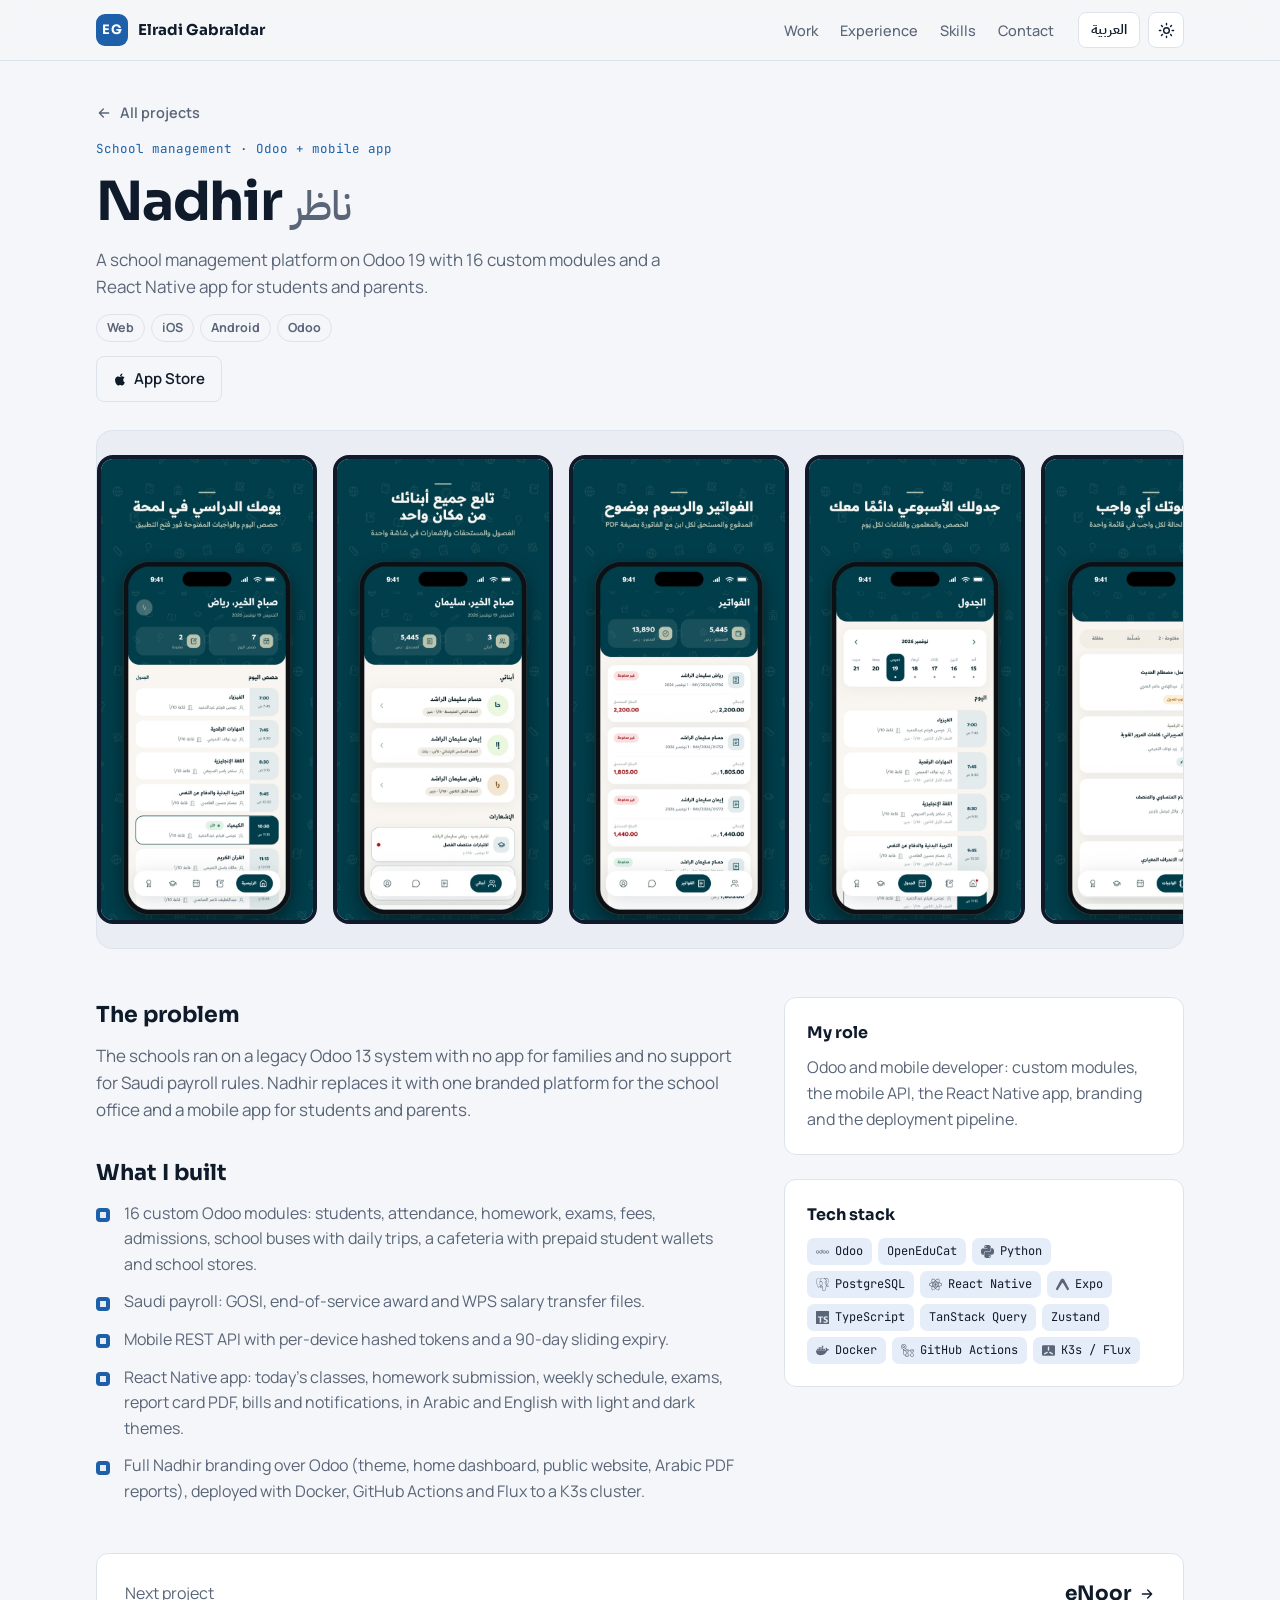
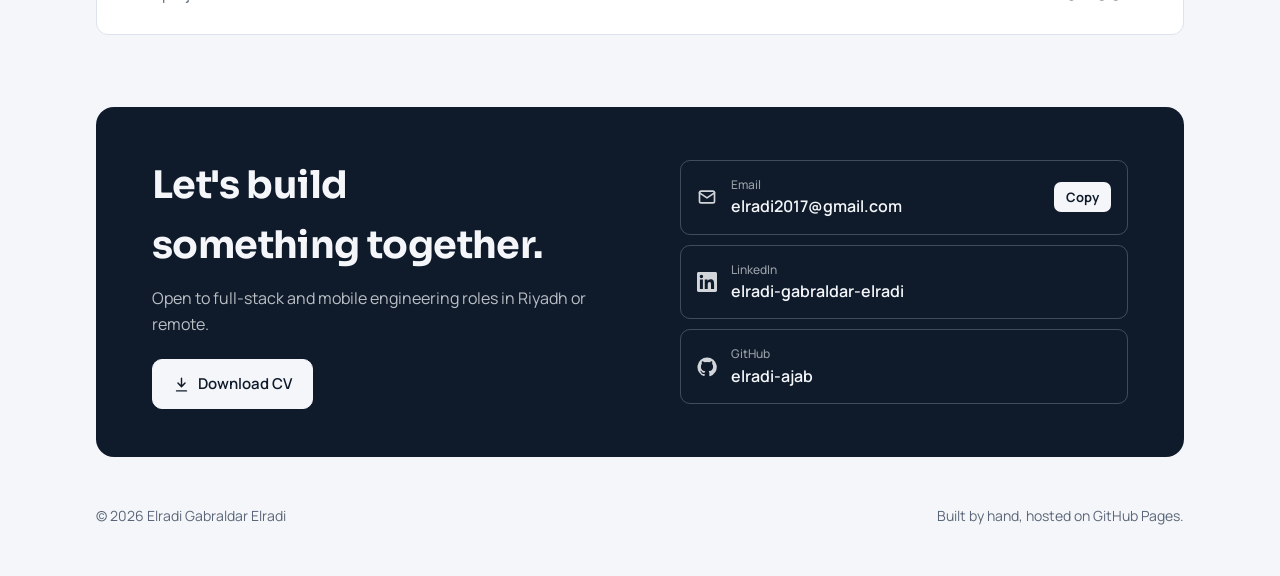
<file: projects/nadhir.html>
<!doctype html>
<html lang="en" dir="ltr">
<head>
<meta charset="utf-8">
<meta name="viewport" content="width=device-width, initial-scale=1, viewport-fit=cover">
<meta name="theme-color" content="#0b121c">
<title>Nadhir · Elradi Gabraldar Elradi</title>
<meta name="description" content="A school management platform on Odoo 19 with 16 custom modules and a React Native app for students and parents.">
<link rel="alternate" hreflang="ar" href="../ar/projects/nadhir.html">
<link rel="preconnect" href="https://fonts.googleapis.com">
<link rel="preconnect" href="https://fonts.gstatic.com" crossorigin>
<link rel="stylesheet" href="https://fonts.googleapis.com/css2?family=Sora:wght@500;600;700&family=Manrope:wght@400;500;600;700&family=JetBrains+Mono:wght@400;500&family=IBM+Plex+Sans+Arabic:wght@400;500;600;700&display=swap">
<link rel="stylesheet" href="../assets/style.css">
<script>(function(){try{var m=localStorage.getItem('theme');if(m==='dark'||m==='light')document.documentElement.setAttribute('data-theme',m);}catch(e){}})();</script>
<script>window.BASE="../";window.I18N={"link_website": "Website", "link_appStore": "App Store", "link_googlePlay": "Google Play", "link_github": "Code", "link_demo": "Demo", "copy": "Copy", "copied": "Copied"};</script>
</head>
<body>
<header class="bar">
  <div class="wrap bar-in">
    <a class="mark" href="../index.html"><span class="mono">EG</span><span>Elradi Gabraldar</span></a>
    <nav class="nav" aria-label="Sections"><a href="../index.html#work">Work</a><a href="../index.html#experience">Experience</a><a href="../index.html#skills">Skills</a><a href="../index.html#contact">Contact</a></nav>
    <div class="tools">
      <a class="lang" href="../ar/projects/nadhir.html" hreflang="ar" lang="ar">العربية</a>
      <button class="theme" id="theme-toggle" type="button" aria-label="Switch light or dark theme" title="Switch light or dark theme"><svg viewBox="0 0 24 24" fill="none" stroke="currentColor" stroke-width="2" stroke-linecap="round" aria-hidden="true"><circle cx="12" cy="12" r="4"/><path d="M12 2v2M12 20v2M4.9 4.9l1.4 1.4M17.7 17.7l1.4 1.4M2 12h2M20 12h2M4.9 19.1l1.4-1.4M17.7 6.3l1.4-1.4"/></svg><svg viewBox="0 0 24 24" fill="none" stroke="currentColor" stroke-width="2" stroke-linecap="round" stroke-linejoin="round" aria-hidden="true"><path d="M21 12.8A9 9 0 1 1 11.2 3a7 7 0 0 0 9.8 9.8z"/></svg></button>
    </div>
  </div>
</header>
<main>
<section class="wrap phero">
  <a class="back" href="../index.html#work"><svg class="arr" viewBox="0 0 24 24" fill="none" stroke="currentColor" stroke-width="2" stroke-linecap="round" stroke-linejoin="round" aria-hidden="true"><path d="M5 12h14M13 6l6 6-6 6"/></svg>All projects</a>
  <p class="cat">School management · Odoo + mobile app</p>
  <h1>Nadhir <span class="alt" lang="ar">ناظر</span></h1>
  <p class="lede">A school management platform on Odoo 19 with 16 custom modules and a React Native app for students and parents.</p>
  <div class="plats"><span>Web</span><span>iOS</span><span>Android</span><span>Odoo</span></div>
  <div class="links big" data-links="nadhir"></div>
</section>
<section class="wrap">
  <div class="gallery" data-media="nadhir" data-type="phone" data-max="99" data-gallery="1"><div class="ph">
      <span class="ph-name">Nadhir</span>
      <span class="ph-alt" lang="ar">ناظر</span>
      <span class="ph-icons"><svg class="ph-i" viewBox="0 0 24 24" aria-hidden="true"><path d="M21.1002 15.7957c-1.6015 0-2.8997-1.2983-2.8997-2.8998s1.2983-2.8997 2.8997-2.8997c1.6015 0 2.8998 1.2982 2.8998 2.8997 0 1.5999-1.2979 2.8998-2.8998 2.8998zm0-1.2c.9388.0006 1.7003-.7601 1.7008-1.6989.0004-.9388-.7602-1.7003-1.699-1.7007h-.0018c-.9388.0004-1.6994.7619-1.699 1.7007.0005.9381.761 1.6985 1.699 1.699zm-6.0655 1.2c-1.6014 0-2.8997-1.2983-2.8997-2.8998s1.2983-2.8997 2.8997-2.8997c1.6015 0 2.8998 1.2982 2.8998 2.8997 0 1.5999-1.2999 2.8998-2.8998 2.8998zm0-1.2c.9389.0006 1.7003-.7601 1.7008-1.6989.0005-.9388-.7602-1.7003-1.699-1.7007h-.0018c-.9388.0004-1.6994.7619-1.699 1.7007.0005.9381.761 1.6985 1.699 1.699zM11.865 12.858c0 1.6199-1.2979 2.9378-2.8977 2.9378s-2.8998-1.314-2.8998-2.9358 1.1799-2.8597 2.8998-2.8597c.6359 0 1.2239.134 1.6998.484v-1.68a.6.6 0 0 1 1.2 0v4.0537h-.002zm-2.8977 1.7399c.9388.0005 1.7002-.7602 1.7007-1.699.0005-.9388-.7602-1.7003-1.699-1.7007h-.0017c-.9389.0004-1.6995.7619-1.699 1.7007.0004.9381.7608 1.6985 1.699 1.699zm-6.0675 1.1979C1.2983 15.7957 0 14.4974 0 12.8959s1.2983-2.8997 2.8998-2.8997 2.8997 1.2982 2.8997 2.8997c0 1.5999-1.2999 2.8998-2.8997 2.8998zm0-1.2c.9388.0006 1.7002-.7601 1.7007-1.699.0005-.9387-.7602-1.7002-1.699-1.7006h-.0017c-.9388.0004-1.6995.7619-1.699 1.7007.0004.9381.7608 1.6985 1.699 1.699z"/></svg><svg class="ph-i" viewBox="0 0 24 24" aria-hidden="true"><path d="M14.25.18l.9.2.73.26.59.3.45.32.34.34.25.34.16.33.1.3.04.26.02.2-.01.13V8.5l-.05.63-.13.55-.21.46-.26.38-.3.31-.33.25-.35.19-.35.14-.33.1-.3.07-.26.04-.21.02H8.77l-.69.05-.59.14-.5.22-.41.27-.33.32-.27.35-.2.36-.15.37-.1.35-.07.32-.04.27-.02.21v3.06H3.17l-.21-.03-.28-.07-.32-.12-.35-.18-.36-.26-.36-.36-.35-.46-.32-.59-.28-.73-.21-.88-.14-1.05-.05-1.23.06-1.22.16-1.04.24-.87.32-.71.36-.57.4-.44.42-.33.42-.24.4-.16.36-.1.32-.05.24-.01h.16l.06.01h8.16v-.83H6.18l-.01-2.75-.02-.37.05-.34.11-.31.17-.28.25-.26.31-.23.38-.2.44-.18.51-.15.58-.12.64-.1.71-.06.77-.04.84-.02 1.27.05zm-6.3 1.98l-.23.33-.08.41.08.41.23.34.33.22.41.09.41-.09.33-.22.23-.34.08-.41-.08-.41-.23-.33-.33-.22-.41-.09-.41.09zm13.09 3.95l.28.06.32.12.35.18.36.27.36.35.35.47.32.59.28.73.21.88.14 1.04.05 1.23-.06 1.23-.16 1.04-.24.86-.32.71-.36.57-.4.45-.42.33-.42.24-.4.16-.36.09-.32.05-.24.02-.16-.01h-8.22v.82h5.84l.01 2.76.02.36-.05.34-.11.31-.17.29-.25.25-.31.24-.38.2-.44.17-.51.15-.58.13-.64.09-.71.07-.77.04-.84.01-1.27-.04-1.07-.14-.9-.2-.73-.25-.59-.3-.45-.33-.34-.34-.25-.34-.16-.33-.1-.3-.04-.25-.02-.2.01-.13v-5.34l.05-.64.13-.54.21-.46.26-.38.3-.32.33-.24.35-.2.35-.14.33-.1.3-.06.26-.04.21-.02.13-.01h5.84l.69-.05.59-.14.5-.21.41-.28.33-.32.27-.35.2-.36.15-.36.1-.35.07-.32.04-.28.02-.21V6.07h2.09l.14.01zm-6.47 14.25l-.23.33-.08.41.08.41.23.33.33.23.41.08.41-.08.33-.23.23-.33.08-.41-.08-.41-.23-.33-.33-.23-.41-.08-.41.08z"/></svg><svg class="ph-i" viewBox="0 0 24 24" aria-hidden="true"><path d="M23.5594 14.7228a.5269.5269 0 0 0-.0563-.1191c-.139-.2632-.4768-.3418-1.0074-.2321-1.6533.3411-2.2935.1312-2.5256-.0191 1.342-2.0482 2.445-4.522 3.0411-6.8297.2714-1.0507.7982-3.5237.1222-4.7316a1.5641 1.5641 0 0 0-.1509-.235C21.6931.9086 19.8007.0248 17.5099.0005c-1.4947-.0158-2.7705.3461-3.1161.4794a9.449 9.449 0 0 0-.5159-.0816 8.044 8.044 0 0 0-1.3114-.1278c-1.1822-.0184-2.2038.2642-3.0498.8406-.8573-.3211-4.7888-1.645-7.2219.0788C.9359 2.1526.3086 3.8733.4302 6.3043c.0409.818.5069 3.334 1.2423 5.7436.4598 1.5065.9387 2.7019 1.4334 3.582.553.9942 1.1259 1.5933 1.7143 1.7895.4474.1491 1.1327.1441 1.8581-.7279.8012-.9635 1.5903-1.8258 1.9446-2.2069.4351.2355.9064.3625 1.39.3772a.0569.0569 0 0 0 .0004.0041 11.0312 11.0312 0 0 0-.2472.3054c-.3389.4302-.4094.5197-1.5002.7443-.3102.064-1.1344.2339-1.1464.8115-.0025.1224.0329.2309.0919.3268.2269.4231.9216.6097 1.015.6331 1.3345.3335 2.5044.092 3.3714-.6787-.017 2.231.0775 4.4174.3454 5.0874.2212.5529.7618 1.9045 2.4692 1.9043.2505 0 .5263-.0291.8296-.0941 1.7819-.3821 2.5557-1.1696 2.855-2.9059.1503-.8707.4016-2.8753.5388-4.1012.0169-.0703.0357-.1207.057-.1362.0007-.0005.0697-.0471.4272.0307a.3673.3673 0 0 0 .0443.0068l.2539.0223.0149.001c.8468.0384 1.9114-.1426 2.5312-.4308.6438-.2988 1.8057-1.0323 1.5951-1.6698zM2.371 11.8765c-.7435-2.4358-1.1779-4.8851-1.2123-5.5719-.1086-2.1714.4171-3.6829 1.5623-4.4927 1.8367-1.2986 4.8398-.5408 6.108-.13-.0032.0032-.0066.0061-.0098.0094-2.0238 2.044-1.9758 5.536-1.9708 5.7495-.0002.0823.0066.1989.0162.3593.0348.5873.0996 1.6804-.0735 2.9184-.1609 1.1504.1937 2.2764.9728 3.0892.0806.0841.1648.1631.2518.2374-.3468.3714-1.1004 1.1926-1.9025 2.1576-.5677.6825-.9597.5517-1.0886.5087-.3919-.1307-.813-.5871-1.2381-1.3223-.4796-.839-.9635-2.0317-1.4155-3.5126zm6.0072 5.0871c-.1711-.0428-.3271-.1132-.4322-.1772.0889-.0394.2374-.0902.4833-.1409 1.2833-.2641 1.4815-.4506 1.9143-1.0002.0992-.126.2116-.2687.3673-.4426a.3549.3549 0 0 0 .0737-.1298c.1708-.1513.2724-.1099.4369-.0417.156.0646.3078.26.3695.4752.0291.1016.0619.2945-.0452.4444-.9043 1.2658-2.2216 1.2494-3.1676 1.0128zm2.094-3.988-.0525.141c-.133.3566-.2567.6881-.3334 1.003-.6674-.0021-1.3168-.2872-1.8105-.8024-.6279-.6551-.9131-1.5664-.7825-2.5004.1828-1.3079.1153-2.4468.079-3.0586-.005-.0857-.0095-.1607-.0122-.2199.2957-.2621 1.6659-.9962 2.6429-.7724.4459.1022.7176.4057.8305.928.5846 2.7038.0774 3.8307-.3302 4.7363-.084.1866-.1633.3629-.2311.5454zm7.3637 4.5725c-.0169.1768-.0358.376-.0618.5959l-.146.4383a.3547.3547 0 0 0-.0182.1077c-.0059.4747-.054.6489-.115.8693-.0634.2292-.1353.4891-.1794 1.0575-.11 1.4143-.8782 2.2267-2.4172 2.5565-1.5155.3251-1.7843-.4968-2.0212-1.2217a6.5824 6.5824 0 0 0-.0769-.2266c-.2154-.5858-.1911-1.4119-.1574-2.5551.0165-.5612-.0249-1.9013-.3302-2.6462.0044-.2932.0106-.5909.019-.8918a.3529.3529 0 0 0-.0153-.1126 1.4927 1.4927 0 0 0-.0439-.208c-.1226-.4283-.4213-.7866-.7797-.9351-.1424-.059-.4038-.1672-.7178-.0869.067-.276.1831-.5875.309-.9249l.0529-.142c.0595-.16.134-.3257.213-.5012.4265-.9476 1.0106-2.2453.3766-5.1772-.2374-1.0981-1.0304-1.6343-2.2324-1.5098-.7207.0746-1.3799.3654-1.7088.5321a5.6716 5.6716 0 0 0-.1958.1041c.0918-1.1064.4386-3.1741 1.7357-4.4823a4.0306 4.0306 0 0 1 .3033-.276.3532.3532 0 0 0 .1447-.0644c.7524-.5706 1.6945-.8506 2.802-.8325.4091.0067.8017.0339 1.1742.081 1.939.3544 3.2439 1.4468 4.0359 2.3827.8143.9623 1.2552 1.9315 1.4312 2.4543-1.3232-.1346-2.2234.1268-2.6797.779-.9926 1.4189.543 4.1729 1.2811 5.4964.1353.2426.2522.4522.2889.5413.2403.5825.5515.9713.7787 1.2552.0696.087.1372.1714.1885.245-.4008.1155-1.1208.3825-1.0552 1.717-.0123.1563-.0423.4469-.0834.8148-.0461.2077-.0702.4603-.0994.7662zm.8905-1.6211c-.0405-.8316.2691-.9185.5967-1.0105a2.8566 2.8566 0 0 0 .135-.0406 1.202 1.202 0 0 0 .1342.103c.5703.3765 1.5823.4213 3.0068.1344-.2016.1769-.5189.3994-.9533.6011-.4098.1903-1.0957.333-1.7473.3636-.7197.0336-1.0859-.0807-1.1721-.151zm.5695-9.2712c-.0059.3508-.0542.6692-.1054 1.0017-.055.3576-.112.7274-.1264 1.1762-.0142.4368.0404.8909.0932 1.3301.1066.887.216 1.8003-.2075 2.7014a3.5272 3.5272 0 0 1-.1876-.3856c-.0527-.1276-.1669-.3326-.3251-.6162-.6156-1.1041-2.0574-3.6896-1.3193-4.7446.3795-.5427 1.3408-.5661 2.1781-.463zm.2284 7.0137a12.3762 12.3762 0 0 0-.0853-.1074l-.0355-.0444c.7262-1.1995.5842-2.3862.4578-3.4385-.0519-.4318-.1009-.8396-.0885-1.2226.0129-.4061.0666-.7543.1185-1.0911.0639-.415.1288-.8443.1109-1.3505.0134-.0531.0188-.1158.0118-.1902-.0457-.4855-.5999-1.938-1.7294-3.253-.6076-.7073-1.4896-1.4972-2.6889-2.0395.5251-.1066 1.2328-.2035 2.0244-.1859 2.0515.0456 3.6746.8135 4.8242 2.2824a.908.908 0 0 1 .0667.1002c.7231 1.3556-.2762 6.2751-2.9867 10.5405zm-8.8166-6.1162c-.025.1794-.3089.4225-.6211.4225a.5821.5821 0 0 1-.0809-.0056c-.1873-.026-.3765-.144-.5059-.3156-.0458-.0605-.1203-.178-.1055-.2844.0055-.0401.0261-.0985.0925-.1488.1182-.0894.3518-.1226.6096-.0867.3163.0441.6426.1938.6113.4186zm7.9305-.4114c.0111.0792-.049.201-.1531.3102-.0683.0717-.212.1961-.4079.2232a.5456.5456 0 0 1-.075.0052c-.2935 0-.5414-.2344-.5607-.3717-.024-.1765.2641-.3106.5611-.352.297-.0414.6111.0088.6356.1851z"/></svg><svg class="ph-i" viewBox="0 0 24 24" aria-hidden="true"><path d="M14.23 12.004a2.236 2.236 0 0 1-2.235 2.236 2.236 2.236 0 0 1-2.236-2.236 2.236 2.236 0 0 1 2.235-2.236 2.236 2.236 0 0 1 2.236 2.236zm2.648-10.69c-1.346 0-3.107.96-4.888 2.622-1.78-1.653-3.542-2.602-4.887-2.602-.41 0-.783.093-1.106.278-1.375.793-1.683 3.264-.973 6.365C1.98 8.917 0 10.42 0 12.004c0 1.59 1.99 3.097 5.043 4.03-.704 3.113-.39 5.588.988 6.38.32.187.69.275 1.102.275 1.345 0 3.107-.96 4.888-2.624 1.78 1.654 3.542 2.603 4.887 2.603.41 0 .783-.09 1.106-.275 1.374-.792 1.683-3.263.973-6.365C22.02 15.096 24 13.59 24 12.004c0-1.59-1.99-3.097-5.043-4.032.704-3.11.39-5.587-.988-6.38-.318-.184-.688-.277-1.092-.278zm-.005 1.09v.006c.225 0 .406.044.558.127.666.382.955 1.835.73 3.704-.054.46-.142.945-.25 1.44-.96-.236-2.006-.417-3.107-.534-.66-.905-1.345-1.727-2.035-2.447 1.592-1.48 3.087-2.292 4.105-2.295zm-9.77.02c1.012 0 2.514.808 4.11 2.28-.686.72-1.37 1.537-2.02 2.442-1.107.117-2.154.298-3.113.538-.112-.49-.195-.964-.254-1.42-.23-1.868.054-3.32.714-3.707.19-.09.4-.127.563-.132zm4.882 3.05c.455.468.91.992 1.36 1.564-.44-.02-.89-.034-1.345-.034-.46 0-.915.01-1.36.034.44-.572.895-1.096 1.345-1.565zM12 8.1c.74 0 1.477.034 2.202.093.406.582.802 1.203 1.183 1.86.372.64.71 1.29 1.018 1.946-.308.655-.646 1.31-1.013 1.95-.38.66-.773 1.288-1.18 1.87-.728.063-1.466.098-2.21.098-.74 0-1.477-.035-2.202-.093-.406-.582-.802-1.204-1.183-1.86-.372-.64-.71-1.29-1.018-1.946.303-.657.646-1.313 1.013-1.954.38-.66.773-1.286 1.18-1.868.728-.064 1.466-.098 2.21-.098zm-3.635.254c-.24.377-.48.763-.704 1.16-.225.39-.435.782-.635 1.174-.265-.656-.49-1.31-.676-1.947.64-.15 1.315-.283 2.015-.386zm7.26 0c.695.103 1.365.23 2.006.387-.18.632-.405 1.282-.66 1.933-.2-.39-.41-.783-.64-1.174-.225-.392-.465-.774-.705-1.146zm3.063.675c.484.15.944.317 1.375.498 1.732.74 2.852 1.708 2.852 2.476-.005.768-1.125 1.74-2.857 2.475-.42.18-.88.342-1.355.493-.28-.958-.646-1.956-1.1-2.98.45-1.017.81-2.01 1.085-2.964zm-13.395.004c.278.96.645 1.957 1.1 2.98-.45 1.017-.812 2.01-1.086 2.964-.484-.15-.944-.318-1.37-.5-1.732-.737-2.852-1.706-2.852-2.474 0-.768 1.12-1.742 2.852-2.476.42-.18.88-.342 1.356-.494zm11.678 4.28c.265.657.49 1.312.676 1.948-.64.157-1.316.29-2.016.39.24-.375.48-.762.705-1.158.225-.39.435-.788.636-1.18zm-9.945.02c.2.392.41.783.64 1.175.23.39.465.772.705 1.143-.695-.102-1.365-.23-2.006-.386.18-.63.406-1.282.66-1.933zM17.92 16.32c.112.493.2.968.254 1.423.23 1.868-.054 3.32-.714 3.708-.147.09-.338.128-.563.128-1.012 0-2.514-.807-4.11-2.28.686-.72 1.37-1.536 2.02-2.44 1.107-.118 2.154-.3 3.113-.54zm-11.83.01c.96.234 2.006.415 3.107.532.66.905 1.345 1.727 2.035 2.446-1.595 1.483-3.092 2.295-4.11 2.295-.22-.005-.406-.05-.553-.132-.666-.38-.955-1.834-.73-3.703.054-.46.142-.944.25-1.438zm4.56.64c.44.02.89.034 1.345.034.46 0 .915-.01 1.36-.034-.44.572-.895 1.095-1.345 1.565-.455-.47-.91-.993-1.36-1.565z"/></svg><svg class="ph-i" viewBox="0 0 24 24" aria-hidden="true"><path d="M0 20.084c.043.53.23 1.063.718 1.778.58.849 1.576 1.315 2.303.567.49-.505 5.794-9.776 8.35-13.29a.761.761 0 011.248 0c2.556 3.514 7.86 12.785 8.35 13.29.727.748 1.723.282 2.303-.567.57-.835.728-1.42.728-2.046 0-.426-8.26-15.798-9.092-17.078-.8-1.23-1.044-1.498-2.397-1.542h-1.032c-1.353.044-1.597.311-2.398 1.542C8.267 3.991.33 18.758 0 19.77Z"/></svg></span>
    </div></div>
</section>
<section class="wrap pgrid">
  <div class="pmain">
    <h2>The problem</h2><p>The schools ran on a legacy Odoo 13 system with no app for families and no support for Saudi payroll rules. Nadhir replaces it with one branded platform for the school office and a mobile app for students and parents.</p>
    <h2>What I built</h2><ul class="ticks"><li>16 custom Odoo modules: students, attendance, homework, exams, fees, admissions, school buses with daily trips, a cafeteria with prepaid student wallets and school stores.</li><li>Saudi payroll: GOSI, end-of-service award and WPS salary transfer files.</li><li>Mobile REST API with per-device hashed tokens and a 90-day sliding expiry.</li><li>React Native app: today&#x27;s classes, homework submission, weekly schedule, exams, report card PDF, bills and notifications, in Arabic and English with light and dark themes.</li><li>Full Nadhir branding over Odoo (theme, home dashboard, public website, Arabic PDF reports), deployed with Docker, GitHub Actions and Flux to a K3s cluster.</li></ul>
  </div>
  <aside class="pside">
    <div><h3>My role</h3><p>Odoo and mobile developer: custom modules, the mobile API, the React Native app, branding and the deployment pipeline.</p></div>
    <div><h3>Tech stack</h3><div class="stack"><span><svg class="ti" viewBox="0 0 24 24" aria-hidden="true"><path d="M21.1002 15.7957c-1.6015 0-2.8997-1.2983-2.8997-2.8998s1.2983-2.8997 2.8997-2.8997c1.6015 0 2.8998 1.2982 2.8998 2.8997 0 1.5999-1.2979 2.8998-2.8998 2.8998zm0-1.2c.9388.0006 1.7003-.7601 1.7008-1.6989.0004-.9388-.7602-1.7003-1.699-1.7007h-.0018c-.9388.0004-1.6994.7619-1.699 1.7007.0005.9381.761 1.6985 1.699 1.699zm-6.0655 1.2c-1.6014 0-2.8997-1.2983-2.8997-2.8998s1.2983-2.8997 2.8997-2.8997c1.6015 0 2.8998 1.2982 2.8998 2.8997 0 1.5999-1.2999 2.8998-2.8998 2.8998zm0-1.2c.9389.0006 1.7003-.7601 1.7008-1.6989.0005-.9388-.7602-1.7003-1.699-1.7007h-.0018c-.9388.0004-1.6994.7619-1.699 1.7007.0005.9381.761 1.6985 1.699 1.699zM11.865 12.858c0 1.6199-1.2979 2.9378-2.8977 2.9378s-2.8998-1.314-2.8998-2.9358 1.1799-2.8597 2.8998-2.8597c.6359 0 1.2239.134 1.6998.484v-1.68a.6.6 0 0 1 1.2 0v4.0537h-.002zm-2.8977 1.7399c.9388.0005 1.7002-.7602 1.7007-1.699.0005-.9388-.7602-1.7003-1.699-1.7007h-.0017c-.9389.0004-1.6995.7619-1.699 1.7007.0004.9381.7608 1.6985 1.699 1.699zm-6.0675 1.1979C1.2983 15.7957 0 14.4974 0 12.8959s1.2983-2.8997 2.8998-2.8997 2.8997 1.2982 2.8997 2.8997c0 1.5999-1.2999 2.8998-2.8997 2.8998zm0-1.2c.9388.0006 1.7002-.7601 1.7007-1.699.0005-.9387-.7602-1.7002-1.699-1.7006h-.0017c-.9388.0004-1.6995.7619-1.699 1.7007.0004.9381.7608 1.6985 1.699 1.699z"/></svg>Odoo</span><span>OpenEduCat</span><span><svg class="ti" viewBox="0 0 24 24" aria-hidden="true"><path d="M14.25.18l.9.2.73.26.59.3.45.32.34.34.25.34.16.33.1.3.04.26.02.2-.01.13V8.5l-.05.63-.13.55-.21.46-.26.38-.3.31-.33.25-.35.19-.35.14-.33.1-.3.07-.26.04-.21.02H8.77l-.69.05-.59.14-.5.22-.41.27-.33.32-.27.35-.2.36-.15.37-.1.35-.07.32-.04.27-.02.21v3.06H3.17l-.21-.03-.28-.07-.32-.12-.35-.18-.36-.26-.36-.36-.35-.46-.32-.59-.28-.73-.21-.88-.14-1.05-.05-1.23.06-1.22.16-1.04.24-.87.32-.71.36-.57.4-.44.42-.33.42-.24.4-.16.36-.1.32-.05.24-.01h.16l.06.01h8.16v-.83H6.18l-.01-2.75-.02-.37.05-.34.11-.31.17-.28.25-.26.31-.23.38-.2.44-.18.51-.15.58-.12.64-.1.71-.06.77-.04.84-.02 1.27.05zm-6.3 1.98l-.23.33-.08.41.08.41.23.34.33.22.41.09.41-.09.33-.22.23-.34.08-.41-.08-.41-.23-.33-.33-.22-.41-.09-.41.09zm13.09 3.95l.28.06.32.12.35.18.36.27.36.35.35.47.32.59.28.73.21.88.14 1.04.05 1.23-.06 1.23-.16 1.04-.24.86-.32.71-.36.57-.4.45-.42.33-.42.24-.4.16-.36.09-.32.05-.24.02-.16-.01h-8.22v.82h5.84l.01 2.76.02.36-.05.34-.11.31-.17.29-.25.25-.31.24-.38.2-.44.17-.51.15-.58.13-.64.09-.71.07-.77.04-.84.01-1.27-.04-1.07-.14-.9-.2-.73-.25-.59-.3-.45-.33-.34-.34-.25-.34-.16-.33-.1-.3-.04-.25-.02-.2.01-.13v-5.34l.05-.64.13-.54.21-.46.26-.38.3-.32.33-.24.35-.2.35-.14.33-.1.3-.06.26-.04.21-.02.13-.01h5.84l.69-.05.59-.14.5-.21.41-.28.33-.32.27-.35.2-.36.15-.36.1-.35.07-.32.04-.28.02-.21V6.07h2.09l.14.01zm-6.47 14.25l-.23.33-.08.41.08.41.23.33.33.23.41.08.41-.08.33-.23.23-.33.08-.41-.08-.41-.23-.33-.33-.23-.41-.08-.41.08z"/></svg>Python</span><span><svg class="ti" viewBox="0 0 24 24" aria-hidden="true"><path d="M23.5594 14.7228a.5269.5269 0 0 0-.0563-.1191c-.139-.2632-.4768-.3418-1.0074-.2321-1.6533.3411-2.2935.1312-2.5256-.0191 1.342-2.0482 2.445-4.522 3.0411-6.8297.2714-1.0507.7982-3.5237.1222-4.7316a1.5641 1.5641 0 0 0-.1509-.235C21.6931.9086 19.8007.0248 17.5099.0005c-1.4947-.0158-2.7705.3461-3.1161.4794a9.449 9.449 0 0 0-.5159-.0816 8.044 8.044 0 0 0-1.3114-.1278c-1.1822-.0184-2.2038.2642-3.0498.8406-.8573-.3211-4.7888-1.645-7.2219.0788C.9359 2.1526.3086 3.8733.4302 6.3043c.0409.818.5069 3.334 1.2423 5.7436.4598 1.5065.9387 2.7019 1.4334 3.582.553.9942 1.1259 1.5933 1.7143 1.7895.4474.1491 1.1327.1441 1.8581-.7279.8012-.9635 1.5903-1.8258 1.9446-2.2069.4351.2355.9064.3625 1.39.3772a.0569.0569 0 0 0 .0004.0041 11.0312 11.0312 0 0 0-.2472.3054c-.3389.4302-.4094.5197-1.5002.7443-.3102.064-1.1344.2339-1.1464.8115-.0025.1224.0329.2309.0919.3268.2269.4231.9216.6097 1.015.6331 1.3345.3335 2.5044.092 3.3714-.6787-.017 2.231.0775 4.4174.3454 5.0874.2212.5529.7618 1.9045 2.4692 1.9043.2505 0 .5263-.0291.8296-.0941 1.7819-.3821 2.5557-1.1696 2.855-2.9059.1503-.8707.4016-2.8753.5388-4.1012.0169-.0703.0357-.1207.057-.1362.0007-.0005.0697-.0471.4272.0307a.3673.3673 0 0 0 .0443.0068l.2539.0223.0149.001c.8468.0384 1.9114-.1426 2.5312-.4308.6438-.2988 1.8057-1.0323 1.5951-1.6698zM2.371 11.8765c-.7435-2.4358-1.1779-4.8851-1.2123-5.5719-.1086-2.1714.4171-3.6829 1.5623-4.4927 1.8367-1.2986 4.8398-.5408 6.108-.13-.0032.0032-.0066.0061-.0098.0094-2.0238 2.044-1.9758 5.536-1.9708 5.7495-.0002.0823.0066.1989.0162.3593.0348.5873.0996 1.6804-.0735 2.9184-.1609 1.1504.1937 2.2764.9728 3.0892.0806.0841.1648.1631.2518.2374-.3468.3714-1.1004 1.1926-1.9025 2.1576-.5677.6825-.9597.5517-1.0886.5087-.3919-.1307-.813-.5871-1.2381-1.3223-.4796-.839-.9635-2.0317-1.4155-3.5126zm6.0072 5.0871c-.1711-.0428-.3271-.1132-.4322-.1772.0889-.0394.2374-.0902.4833-.1409 1.2833-.2641 1.4815-.4506 1.9143-1.0002.0992-.126.2116-.2687.3673-.4426a.3549.3549 0 0 0 .0737-.1298c.1708-.1513.2724-.1099.4369-.0417.156.0646.3078.26.3695.4752.0291.1016.0619.2945-.0452.4444-.9043 1.2658-2.2216 1.2494-3.1676 1.0128zm2.094-3.988-.0525.141c-.133.3566-.2567.6881-.3334 1.003-.6674-.0021-1.3168-.2872-1.8105-.8024-.6279-.6551-.9131-1.5664-.7825-2.5004.1828-1.3079.1153-2.4468.079-3.0586-.005-.0857-.0095-.1607-.0122-.2199.2957-.2621 1.6659-.9962 2.6429-.7724.4459.1022.7176.4057.8305.928.5846 2.7038.0774 3.8307-.3302 4.7363-.084.1866-.1633.3629-.2311.5454zm7.3637 4.5725c-.0169.1768-.0358.376-.0618.5959l-.146.4383a.3547.3547 0 0 0-.0182.1077c-.0059.4747-.054.6489-.115.8693-.0634.2292-.1353.4891-.1794 1.0575-.11 1.4143-.8782 2.2267-2.4172 2.5565-1.5155.3251-1.7843-.4968-2.0212-1.2217a6.5824 6.5824 0 0 0-.0769-.2266c-.2154-.5858-.1911-1.4119-.1574-2.5551.0165-.5612-.0249-1.9013-.3302-2.6462.0044-.2932.0106-.5909.019-.8918a.3529.3529 0 0 0-.0153-.1126 1.4927 1.4927 0 0 0-.0439-.208c-.1226-.4283-.4213-.7866-.7797-.9351-.1424-.059-.4038-.1672-.7178-.0869.067-.276.1831-.5875.309-.9249l.0529-.142c.0595-.16.134-.3257.213-.5012.4265-.9476 1.0106-2.2453.3766-5.1772-.2374-1.0981-1.0304-1.6343-2.2324-1.5098-.7207.0746-1.3799.3654-1.7088.5321a5.6716 5.6716 0 0 0-.1958.1041c.0918-1.1064.4386-3.1741 1.7357-4.4823a4.0306 4.0306 0 0 1 .3033-.276.3532.3532 0 0 0 .1447-.0644c.7524-.5706 1.6945-.8506 2.802-.8325.4091.0067.8017.0339 1.1742.081 1.939.3544 3.2439 1.4468 4.0359 2.3827.8143.9623 1.2552 1.9315 1.4312 2.4543-1.3232-.1346-2.2234.1268-2.6797.779-.9926 1.4189.543 4.1729 1.2811 5.4964.1353.2426.2522.4522.2889.5413.2403.5825.5515.9713.7787 1.2552.0696.087.1372.1714.1885.245-.4008.1155-1.1208.3825-1.0552 1.717-.0123.1563-.0423.4469-.0834.8148-.0461.2077-.0702.4603-.0994.7662zm.8905-1.6211c-.0405-.8316.2691-.9185.5967-1.0105a2.8566 2.8566 0 0 0 .135-.0406 1.202 1.202 0 0 0 .1342.103c.5703.3765 1.5823.4213 3.0068.1344-.2016.1769-.5189.3994-.9533.6011-.4098.1903-1.0957.333-1.7473.3636-.7197.0336-1.0859-.0807-1.1721-.151zm.5695-9.2712c-.0059.3508-.0542.6692-.1054 1.0017-.055.3576-.112.7274-.1264 1.1762-.0142.4368.0404.8909.0932 1.3301.1066.887.216 1.8003-.2075 2.7014a3.5272 3.5272 0 0 1-.1876-.3856c-.0527-.1276-.1669-.3326-.3251-.6162-.6156-1.1041-2.0574-3.6896-1.3193-4.7446.3795-.5427 1.3408-.5661 2.1781-.463zm.2284 7.0137a12.3762 12.3762 0 0 0-.0853-.1074l-.0355-.0444c.7262-1.1995.5842-2.3862.4578-3.4385-.0519-.4318-.1009-.8396-.0885-1.2226.0129-.4061.0666-.7543.1185-1.0911.0639-.415.1288-.8443.1109-1.3505.0134-.0531.0188-.1158.0118-.1902-.0457-.4855-.5999-1.938-1.7294-3.253-.6076-.7073-1.4896-1.4972-2.6889-2.0395.5251-.1066 1.2328-.2035 2.0244-.1859 2.0515.0456 3.6746.8135 4.8242 2.2824a.908.908 0 0 1 .0667.1002c.7231 1.3556-.2762 6.2751-2.9867 10.5405zm-8.8166-6.1162c-.025.1794-.3089.4225-.6211.4225a.5821.5821 0 0 1-.0809-.0056c-.1873-.026-.3765-.144-.5059-.3156-.0458-.0605-.1203-.178-.1055-.2844.0055-.0401.0261-.0985.0925-.1488.1182-.0894.3518-.1226.6096-.0867.3163.0441.6426.1938.6113.4186zm7.9305-.4114c.0111.0792-.049.201-.1531.3102-.0683.0717-.212.1961-.4079.2232a.5456.5456 0 0 1-.075.0052c-.2935 0-.5414-.2344-.5607-.3717-.024-.1765.2641-.3106.5611-.352.297-.0414.6111.0088.6356.1851z"/></svg>PostgreSQL</span><span><svg class="ti" viewBox="0 0 24 24" aria-hidden="true"><path d="M14.23 12.004a2.236 2.236 0 0 1-2.235 2.236 2.236 2.236 0 0 1-2.236-2.236 2.236 2.236 0 0 1 2.235-2.236 2.236 2.236 0 0 1 2.236 2.236zm2.648-10.69c-1.346 0-3.107.96-4.888 2.622-1.78-1.653-3.542-2.602-4.887-2.602-.41 0-.783.093-1.106.278-1.375.793-1.683 3.264-.973 6.365C1.98 8.917 0 10.42 0 12.004c0 1.59 1.99 3.097 5.043 4.03-.704 3.113-.39 5.588.988 6.38.32.187.69.275 1.102.275 1.345 0 3.107-.96 4.888-2.624 1.78 1.654 3.542 2.603 4.887 2.603.41 0 .783-.09 1.106-.275 1.374-.792 1.683-3.263.973-6.365C22.02 15.096 24 13.59 24 12.004c0-1.59-1.99-3.097-5.043-4.032.704-3.11.39-5.587-.988-6.38-.318-.184-.688-.277-1.092-.278zm-.005 1.09v.006c.225 0 .406.044.558.127.666.382.955 1.835.73 3.704-.054.46-.142.945-.25 1.44-.96-.236-2.006-.417-3.107-.534-.66-.905-1.345-1.727-2.035-2.447 1.592-1.48 3.087-2.292 4.105-2.295zm-9.77.02c1.012 0 2.514.808 4.11 2.28-.686.72-1.37 1.537-2.02 2.442-1.107.117-2.154.298-3.113.538-.112-.49-.195-.964-.254-1.42-.23-1.868.054-3.32.714-3.707.19-.09.4-.127.563-.132zm4.882 3.05c.455.468.91.992 1.36 1.564-.44-.02-.89-.034-1.345-.034-.46 0-.915.01-1.36.034.44-.572.895-1.096 1.345-1.565zM12 8.1c.74 0 1.477.034 2.202.093.406.582.802 1.203 1.183 1.86.372.64.71 1.29 1.018 1.946-.308.655-.646 1.31-1.013 1.95-.38.66-.773 1.288-1.18 1.87-.728.063-1.466.098-2.21.098-.74 0-1.477-.035-2.202-.093-.406-.582-.802-1.204-1.183-1.86-.372-.64-.71-1.29-1.018-1.946.303-.657.646-1.313 1.013-1.954.38-.66.773-1.286 1.18-1.868.728-.064 1.466-.098 2.21-.098zm-3.635.254c-.24.377-.48.763-.704 1.16-.225.39-.435.782-.635 1.174-.265-.656-.49-1.31-.676-1.947.64-.15 1.315-.283 2.015-.386zm7.26 0c.695.103 1.365.23 2.006.387-.18.632-.405 1.282-.66 1.933-.2-.39-.41-.783-.64-1.174-.225-.392-.465-.774-.705-1.146zm3.063.675c.484.15.944.317 1.375.498 1.732.74 2.852 1.708 2.852 2.476-.005.768-1.125 1.74-2.857 2.475-.42.18-.88.342-1.355.493-.28-.958-.646-1.956-1.1-2.98.45-1.017.81-2.01 1.085-2.964zm-13.395.004c.278.96.645 1.957 1.1 2.98-.45 1.017-.812 2.01-1.086 2.964-.484-.15-.944-.318-1.37-.5-1.732-.737-2.852-1.706-2.852-2.474 0-.768 1.12-1.742 2.852-2.476.42-.18.88-.342 1.356-.494zm11.678 4.28c.265.657.49 1.312.676 1.948-.64.157-1.316.29-2.016.39.24-.375.48-.762.705-1.158.225-.39.435-.788.636-1.18zm-9.945.02c.2.392.41.783.64 1.175.23.39.465.772.705 1.143-.695-.102-1.365-.23-2.006-.386.18-.63.406-1.282.66-1.933zM17.92 16.32c.112.493.2.968.254 1.423.23 1.868-.054 3.32-.714 3.708-.147.09-.338.128-.563.128-1.012 0-2.514-.807-4.11-2.28.686-.72 1.37-1.536 2.02-2.44 1.107-.118 2.154-.3 3.113-.54zm-11.83.01c.96.234 2.006.415 3.107.532.66.905 1.345 1.727 2.035 2.446-1.595 1.483-3.092 2.295-4.11 2.295-.22-.005-.406-.05-.553-.132-.666-.38-.955-1.834-.73-3.703.054-.46.142-.944.25-1.438zm4.56.64c.44.02.89.034 1.345.034.46 0 .915-.01 1.36-.034-.44.572-.895 1.095-1.345 1.565-.455-.47-.91-.993-1.36-1.565z"/></svg>React Native</span><span><svg class="ti" viewBox="0 0 24 24" aria-hidden="true"><path d="M0 20.084c.043.53.23 1.063.718 1.778.58.849 1.576 1.315 2.303.567.49-.505 5.794-9.776 8.35-13.29a.761.761 0 011.248 0c2.556 3.514 7.86 12.785 8.35 13.29.727.748 1.723.282 2.303-.567.57-.835.728-1.42.728-2.046 0-.426-8.26-15.798-9.092-17.078-.8-1.23-1.044-1.498-2.397-1.542h-1.032c-1.353.044-1.597.311-2.398 1.542C8.267 3.991.33 18.758 0 19.77Z"/></svg>Expo</span><span><svg class="ti" viewBox="0 0 24 24" aria-hidden="true"><path d="M1.125 0C.502 0 0 .502 0 1.125v21.75C0 23.498.502 24 1.125 24h21.75c.623 0 1.125-.502 1.125-1.125V1.125C24 .502 23.498 0 22.875 0zm17.363 9.75c.612 0 1.154.037 1.627.111a6.38 6.38 0 0 1 1.306.34v2.458a3.95 3.95 0 0 0-.643-.361 5.093 5.093 0 0 0-.717-.26 5.453 5.453 0 0 0-1.426-.2c-.3 0-.573.028-.819.086a2.1 2.1 0 0 0-.623.242c-.17.104-.3.229-.393.374a.888.888 0 0 0-.14.49c0 .196.053.373.156.529.104.156.252.304.443.444s.423.276.696.41c.273.135.582.274.926.416.47.197.892.407 1.266.628.374.222.695.473.963.753.268.279.472.598.614.957.142.359.214.776.214 1.253 0 .657-.125 1.21-.373 1.656a3.033 3.033 0 0 1-1.012 1.085 4.38 4.38 0 0 1-1.487.596c-.566.12-1.163.18-1.79.18a9.916 9.916 0 0 1-1.84-.164 5.544 5.544 0 0 1-1.512-.493v-2.63a5.033 5.033 0 0 0 3.237 1.2c.333 0 .624-.03.872-.09.249-.06.456-.144.623-.25.166-.108.29-.234.373-.38a1.023 1.023 0 0 0-.074-1.089 2.12 2.12 0 0 0-.537-.5 5.597 5.597 0 0 0-.807-.444 27.72 27.72 0 0 0-1.007-.436c-.918-.383-1.602-.852-2.053-1.405-.45-.553-.676-1.222-.676-2.005 0-.614.123-1.141.369-1.582.246-.441.58-.804 1.004-1.089a4.494 4.494 0 0 1 1.47-.629 7.536 7.536 0 0 1 1.77-.201zm-15.113.188h9.563v2.166H9.506v9.646H6.789v-9.646H3.375z"/></svg>TypeScript</span><span>TanStack Query</span><span>Zustand</span><span><svg class="ti" viewBox="0 0 24 24" aria-hidden="true"><path d="M13.983 11.078h2.119a.186.186 0 00.186-.185V9.006a.186.186 0 00-.186-.186h-2.119a.185.185 0 00-.185.185v1.888c0 .102.083.185.185.185m-2.954-5.43h2.118a.186.186 0 00.186-.186V3.574a.186.186 0 00-.186-.185h-2.118a.185.185 0 00-.185.185v1.888c0 .102.082.185.185.185m0 2.716h2.118a.187.187 0 00.186-.186V6.29a.186.186 0 00-.186-.185h-2.118a.185.185 0 00-.185.185v1.887c0 .102.082.185.185.186m-2.93 0h2.12a.186.186 0 00.184-.186V6.29a.185.185 0 00-.185-.185H8.1a.185.185 0 00-.185.185v1.887c0 .102.083.185.185.186m-2.964 0h2.119a.186.186 0 00.185-.186V6.29a.185.185 0 00-.185-.185H5.136a.186.186 0 00-.186.185v1.887c0 .102.084.185.186.186m5.893 2.715h2.118a.186.186 0 00.186-.185V9.006a.186.186 0 00-.186-.186h-2.118a.185.185 0 00-.185.185v1.888c0 .102.082.185.185.185m-2.93 0h2.12a.185.185 0 00.184-.185V9.006a.185.185 0 00-.184-.186h-2.12a.185.185 0 00-.184.185v1.888c0 .102.083.185.185.185m-2.964 0h2.119a.185.185 0 00.185-.185V9.006a.185.185 0 00-.184-.186h-2.12a.186.186 0 00-.186.186v1.887c0 .102.084.185.186.185m-2.92 0h2.12a.185.185 0 00.184-.185V9.006a.185.185 0 00-.184-.186h-2.12a.185.185 0 00-.184.185v1.888c0 .102.082.185.185.185M23.763 9.89c-.065-.051-.672-.51-1.954-.51-.338.001-.676.03-1.01.087-.248-1.7-1.653-2.53-1.716-2.566l-.344-.199-.226.327c-.284.438-.49.922-.612 1.43-.23.97-.09 1.882.403 2.661-.595.332-1.55.413-1.744.42H.751a.751.751 0 00-.75.748 11.376 11.376 0 00.692 4.062c.545 1.428 1.355 2.48 2.41 3.124 1.18.723 3.1 1.137 5.275 1.137.983.003 1.963-.086 2.93-.266a12.248 12.248 0 003.823-1.389c.98-.567 1.86-1.288 2.61-2.136 1.252-1.418 1.998-2.997 2.553-4.4h.221c1.372 0 2.215-.549 2.68-1.009.309-.293.55-.65.707-1.046l.098-.288Z"/></svg>Docker</span><span><svg class="ti" viewBox="0 0 24 24" aria-hidden="true"><path d="M10.984 13.836a.5.5 0 0 1-.353-.146l-.745-.743a.5.5 0 1 1 .706-.708l.392.391 1.181-1.18a.5.5 0 0 1 .708.707l-1.535 1.533a.504.504 0 0 1-.354.146zm9.353-.147l1.534-1.532a.5.5 0 0 0-.707-.707l-1.181 1.18-.392-.391a.5.5 0 1 0-.706.708l.746.743a.497.497 0 0 0 .706-.001zM4.527 7.452l2.557-1.585A1 1 0 0 0 7.09 4.17L4.533 2.56A1 1 0 0 0 3 3.406v3.196a1.001 1.001 0 0 0 1.527.85zm2.03-2.436L4 6.602V3.406l2.557 1.61zM24 12.5c0 1.93-1.57 3.5-3.5 3.5a3.503 3.503 0 0 1-3.46-3h-2.08a3.503 3.503 0 0 1-3.46 3 3.502 3.502 0 0 1-3.46-3h-.558c-.972 0-1.85-.399-2.482-1.042V17c0 1.654 1.346 3 3 3h.04c.244-1.693 1.7-3 3.46-3 1.93 0 3.5 1.57 3.5 3.5S13.43 24 11.5 24a3.502 3.502 0 0 1-3.46-3H8c-2.206 0-4-1.794-4-4V9.899A5.008 5.008 0 0 1 0 5c0-2.757 2.243-5 5-5s5 2.243 5 5a5.005 5.005 0 0 1-4.952 4.998A2.482 2.482 0 0 0 7.482 12h.558c.244-1.693 1.7-3 3.46-3a3.502 3.502 0 0 1 3.46 3h2.08a3.503 3.503 0 0 1 3.46-3c1.93 0 3.5 1.57 3.5 3.5zm-15 8c0 1.378 1.122 2.5 2.5 2.5s2.5-1.122 2.5-2.5-1.122-2.5-2.5-2.5S9 19.122 9 20.5zM5 9c2.206 0 4-1.794 4-4S7.206 1 5 1 1 2.794 1 5s1.794 4 4 4zm9 3.5c0-1.378-1.122-2.5-2.5-2.5S9 11.122 9 12.5s1.122 2.5 2.5 2.5 2.5-1.122 2.5-2.5zm9 0c0-1.378-1.122-2.5-2.5-2.5S18 11.122 18 12.5s1.122 2.5 2.5 2.5 2.5-1.122 2.5-2.5zm-13 8a.5.5 0 1 0 1 0 .5.5 0 0 0-1 0zm2 0a.5.5 0 1 0 1 0 .5.5 0 0 0-1 0zm12 0c0 1.93-1.57 3.5-3.5 3.5a3.503 3.503 0 0 1-3.46-3.002c-.007.001-.013.005-.021.005l-.506.017h-.017a.5.5 0 0 1-.016-.999l.506-.017c.018-.002.035.006.052.007A3.503 3.503 0 0 1 20.5 17c1.93 0 3.5 1.57 3.5 3.5zm-1 0c0-1.378-1.122-2.5-2.5-2.5S18 19.122 18 20.5s1.122 2.5 2.5 2.5 2.5-1.122 2.5-2.5z"/></svg>GitHub Actions</span><span><svg class="ti" viewBox="0 0 24 24" aria-hidden="true"><path d="M21.46 2.172H2.54A2.548 2.548 0 0 0 0 4.712v14.575a2.548 2.548 0 0 0 2.54 2.54h18.92a2.548 2.548 0 0 0 2.54-2.54V4.713a2.548 2.548 0 0 0-2.54-2.54ZM10.14 16.465 5.524 19.15a1.235 1.235 0 1 1-1.242-2.137L8.9 14.33a1.235 1.235 0 1 1 1.241 2.136zm1.817-4.088h-.006a1.235 1.235 0 0 1-1.23-1.24l.023-5.32a1.236 1.236 0 0 1 1.236-1.23h.005a1.235 1.235 0 0 1 1.23 1.241l-.023 5.32a1.236 1.236 0 0 1-1.235 1.23zm8.17 6.32a1.235 1.235 0 0 1-1.688.453l-4.624-2.67a1.235 1.235 0 1 1 1.235-2.14l4.624 2.67a1.235 1.235 0 0 1 .452 1.688z"/></svg>K3s / Flux</span></div></div>
  </aside>
</section>
<section class="wrap">
  <a class="nextp" href="enoor.html"><span>Next project</span><b>eNoor <svg class="arr" viewBox="0 0 24 24" fill="none" stroke="currentColor" stroke-width="2" stroke-linecap="round" stroke-linejoin="round" aria-hidden="true"><path d="M5 12h14M13 6l6 6-6 6"/></svg></b></a>
</section>
<section id="contact" class="sec"><div class="wrap">
  <div class="contact">
    <div>
      <h2>Let&#x27;s build something together.</h2>
      <p>Open to full-stack and mobile engineering roles in Riyadh or remote.</p>
      <a class="btn light" href="../Elradi_Gabraldar_CV.pdf" download><svg viewBox="0 0 24 24" fill="none" stroke="currentColor" stroke-width="2" stroke-linecap="round" stroke-linejoin="round" aria-hidden="true"><path d="M12 3v12M7 10l5 5 5-5M5 21h14"/></svg>Download CV</a>
    </div>
    <div class="clist">
      <div class="citem"><svg viewBox="0 0 24 24" fill="none" stroke="currentColor" stroke-width="2" stroke-linecap="round" stroke-linejoin="round" aria-hidden="true"><rect x="3" y="5" width="18" height="14" rx="2"/><path d="m3 7 9 6 9-6"/></svg><div><span class="lbl">Email</span><a id="email" href="mailto:elradi2017@gmail.com" dir="ltr">elradi2017@gmail.com</a></div><button class="copy" id="copy-email" type="button">Copy</button></div>
      <a class="citem" href="https://linkedin.com/in/elradi-gabraldar-elradi-086a53219" target="_blank" rel="noopener"><svg viewBox="0 0 24 24" fill="currentColor" aria-hidden="true"><path d="M20.4 20.5h-3.6v-5.6c0-1.3 0-3-1.8-3s-2.1 1.4-2.1 2.9v5.7H9.3V9h3.4v1.6h.1c.5-.9 1.6-1.8 3.4-1.8 3.6 0 4.3 2.4 4.3 5.5v6.2zM5.3 7.4a2.1 2.1 0 1 1 0-4.2 2.1 2.1 0 0 1 0 4.2zM7.1 20.5H3.5V9h3.6v11.5zM22.2 0H1.8C.8 0 0 .8 0 1.7v20.6c0 .9.8 1.7 1.8 1.7h20.4c1 0 1.8-.8 1.8-1.7V1.7C24 .8 23.2 0 22.2 0z"/></svg><div><span class="lbl">LinkedIn</span><span dir="ltr">elradi-gabraldar-elradi</span></div></a>
      <a class="citem" href="https://github.com/elradi-ajab" target="_blank" rel="noopener"><svg viewBox="0 0 24 24" fill="currentColor" aria-hidden="true"><path d="M12 .5a11.5 11.5 0 0 0-3.6 22.4c.6.1.8-.3.8-.6v-2c-3.2.7-3.9-1.5-3.9-1.5-.5-1.3-1.3-1.7-1.3-1.7-1-.7.1-.7.1-.7 1.2.1 1.8 1.2 1.8 1.2 1 1.8 2.7 1.3 3.4 1 .1-.8.4-1.3.7-1.6-2.6-.3-5.3-1.3-5.3-5.7 0-1.3.4-2.3 1.2-3.1-.1-.3-.5-1.5.1-3.1 0 0 1-.3 3.2 1.2a11 11 0 0 1 5.8 0C17 4.8 18 5.1 18 5.1c.6 1.6.2 2.8.1 3.1.8.8 1.2 1.9 1.2 3.1 0 4.4-2.7 5.4-5.3 5.7.4.4.8 1.1.8 2.2v3.2c0 .3.2.7.8.6A11.5 11.5 0 0 0 12 .5z"/></svg><div><span class="lbl">GitHub</span><span dir="ltr">elradi-ajab</span></div></a>
    </div>
  </div>
</div></section>
<footer class="wrap foot"><span>© <span id="yr">2026</span> Elradi Gabraldar Elradi</span><span>Built by hand, hosted on GitHub Pages.</span></footer>
</main>
<dialog id="lightbox"><img alt=""><button type="button" class="lb-close" aria-label="Close">×</button></dialog>
<script src="../assets/app.js"></script>
</body>
</html>
</file>
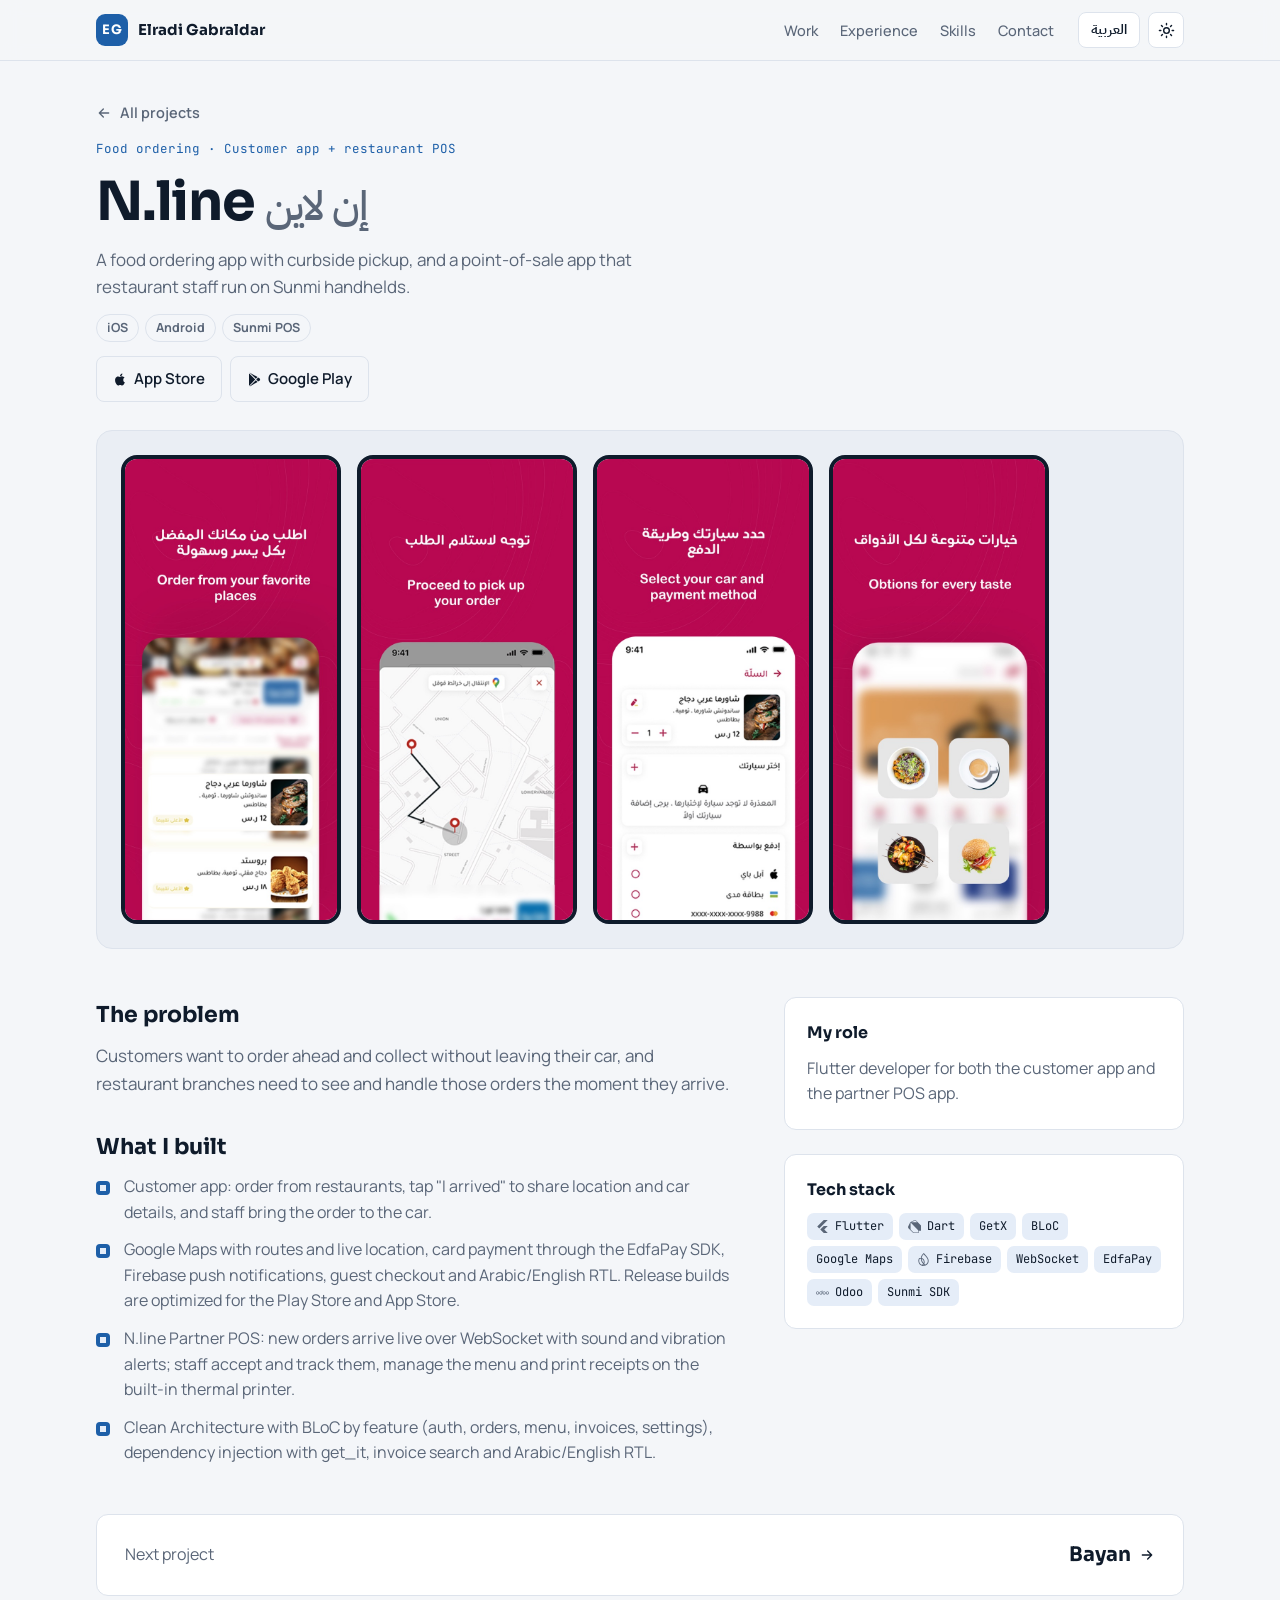
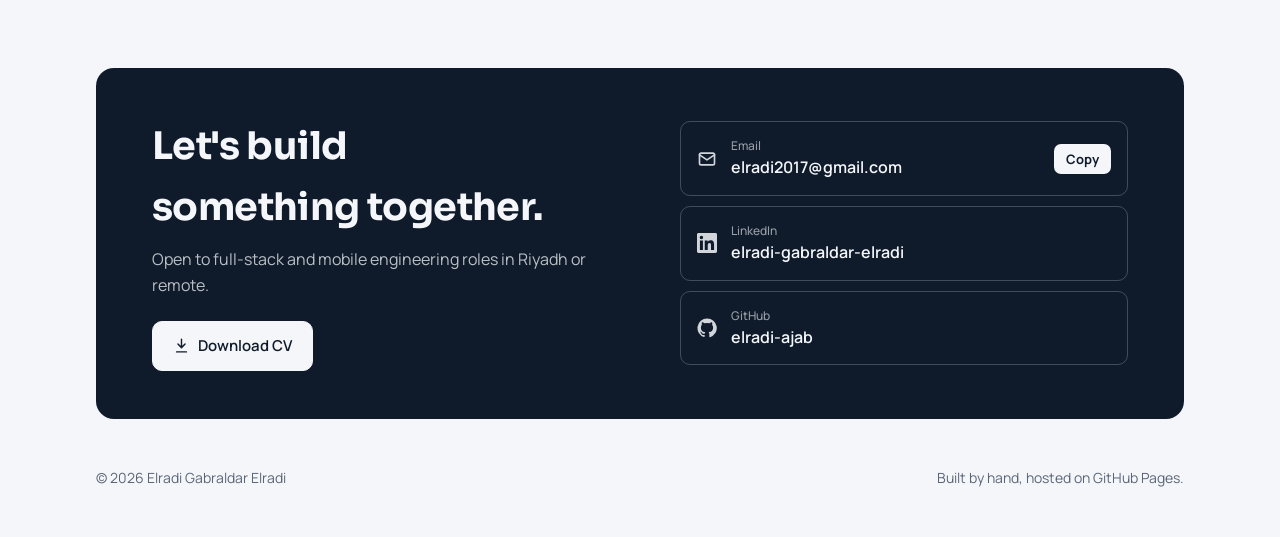
<file: projects/nline.html>
<!doctype html>
<html lang="en" dir="ltr">
<head>
<meta charset="utf-8">
<meta name="viewport" content="width=device-width, initial-scale=1, viewport-fit=cover">
<meta name="theme-color" content="#0b121c">
<title>N.line · Elradi Gabraldar Elradi</title>
<meta name="description" content="A food ordering app with curbside pickup, and a point-of-sale app that restaurant staff run on Sunmi handhelds.">
<link rel="alternate" hreflang="ar" href="../ar/projects/nline.html">
<link rel="preconnect" href="https://fonts.googleapis.com">
<link rel="preconnect" href="https://fonts.gstatic.com" crossorigin>
<link rel="stylesheet" href="https://fonts.googleapis.com/css2?family=Sora:wght@500;600;700&family=Manrope:wght@400;500;600;700&family=JetBrains+Mono:wght@400;500&family=IBM+Plex+Sans+Arabic:wght@400;500;600;700&display=swap">
<link rel="stylesheet" href="../assets/style.css">
<script>(function(){try{var m=localStorage.getItem('theme');if(m==='dark'||m==='light')document.documentElement.setAttribute('data-theme',m);}catch(e){}})();</script>
<script>window.BASE="../";window.I18N={"link_website": "Website", "link_appStore": "App Store", "link_googlePlay": "Google Play", "link_github": "Code", "link_demo": "Demo", "copy": "Copy", "copied": "Copied"};</script>
</head>
<body>
<header class="bar">
  <div class="wrap bar-in">
    <a class="mark" href="../index.html"><span class="mono">EG</span><span>Elradi Gabraldar</span></a>
    <nav class="nav" aria-label="Sections"><a href="../index.html#work">Work</a><a href="../index.html#experience">Experience</a><a href="../index.html#skills">Skills</a><a href="../index.html#contact">Contact</a></nav>
    <div class="tools">
      <a class="lang" href="../ar/projects/nline.html" hreflang="ar" lang="ar">العربية</a>
      <button class="theme" id="theme-toggle" type="button" aria-label="Switch light or dark theme" title="Switch light or dark theme"><svg viewBox="0 0 24 24" fill="none" stroke="currentColor" stroke-width="2" stroke-linecap="round" aria-hidden="true"><circle cx="12" cy="12" r="4"/><path d="M12 2v2M12 20v2M4.9 4.9l1.4 1.4M17.7 17.7l1.4 1.4M2 12h2M20 12h2M4.9 19.1l1.4-1.4M17.7 6.3l1.4-1.4"/></svg><svg viewBox="0 0 24 24" fill="none" stroke="currentColor" stroke-width="2" stroke-linecap="round" stroke-linejoin="round" aria-hidden="true"><path d="M21 12.8A9 9 0 1 1 11.2 3a7 7 0 0 0 9.8 9.8z"/></svg></button>
    </div>
  </div>
</header>
<main>
<section class="wrap phero">
  <a class="back" href="../index.html#work"><svg class="arr" viewBox="0 0 24 24" fill="none" stroke="currentColor" stroke-width="2" stroke-linecap="round" stroke-linejoin="round" aria-hidden="true"><path d="M5 12h14M13 6l6 6-6 6"/></svg>All projects</a>
  <p class="cat">Food ordering · Customer app + restaurant POS</p>
  <h1>N.line <span class="alt" lang="ar">إن لاين</span></h1>
  <p class="lede">A food ordering app with curbside pickup, and a point-of-sale app that restaurant staff run on Sunmi handhelds.</p>
  <div class="plats"><span>iOS</span><span>Android</span><span>Sunmi POS</span></div>
  <div class="links big" data-links="nline nline-partner"></div>
</section>
<section class="wrap">
  <div class="gallery" data-media="nline" data-type="phone" data-max="99" data-gallery="1"><div class="ph">
      <span class="ph-name">N.line</span>
      <span class="ph-alt" lang="ar">إن لاين</span>
      <span class="ph-icons"><svg class="ph-i" viewBox="0 0 24 24" aria-hidden="true"><path d="M14.314 0L2.3 12 6 15.7 21.684.013h-7.357zm.014 11.072L7.857 17.53l6.47 6.47H21.7l-6.46-6.468 6.46-6.46h-7.37z"/></svg><svg class="ph-i" viewBox="0 0 24 24" aria-hidden="true"><path d="M4.105 4.105S9.158 1.58 11.684.316a3.079 3.079 0 0 1 1.481-.315c.766.047 1.677.788 1.677.788L24 9.948v9.789h-4.263V24H9.789l-9-9C.303 14.5 0 13.795 0 13.105c0-.319.18-.818.316-1.105l3.789-7.895zm.679.679v11.787c.002.543.021 1.024.498 1.508L10.204 23h8.533v-4.263L4.784 4.784zm12.055-.678c-.899-.896-1.809-1.78-2.74-2.643-.302-.267-.567-.468-1.07-.462-.37.014-.87.195-.87.195L6.341 4.105l10.498.001z"/></svg><svg class="ph-i" viewBox="0 0 24 24" aria-hidden="true"><path d="M19.455 8.369c-.538-.748-1.778-2.285-3.681-4.569-.826-.991-1.535-1.832-1.884-2.245a146 146 0 0 0-.488-.576l-.207-.245-.113-.133-.022-.032-.01-.005L12.57 0l-.609.488c-1.555 1.246-2.828 2.851-3.681 4.64-.523 1.064-.864 2.105-1.043 3.176-.047.241-.088.489-.121.738-.209-.017-.421-.028-.632-.033-.018-.001-.035-.002-.059-.003a7.46 7.46 0 0 0-2.28.274l-.317.089-.163.286c-.765 1.342-1.198 2.869-1.252 4.416-.07 2.01.477 3.954 1.583 5.625 1.082 1.633 2.61 2.882 4.42 3.611l.236.095.071.025.003-.001a9.59 9.59 0 0 0 2.941.568q.171.006.342.006c1.273 0 2.513-.249 3.69-.742l.008.004.313-.145a9.63 9.63 0 0 0 3.927-3.335c1.01-1.49 1.577-3.234 1.641-5.042.075-2.161-.643-4.304-2.133-6.371m-7.083 6.695c.328 1.244.264 2.44-.191 3.558-1.135-1.12-1.967-2.352-2.475-3.665-.543-1.404-.87-2.74-.974-3.975.48.157.922.366 1.315.622 1.132.737 1.914 1.902 2.325 3.461zm.207 6.022c.482.368.99.712 1.513 1.028-.771.21-1.565.302-2.369.273a8 8 0 0 1-.373-.022c.458-.394.869-.823 1.228-1.279zm1.347-6.431c-.516-1.957-1.527-3.437-3.002-4.398-.647-.421-1.385-.741-2.194-.95.011-.134.026-.268.043-.4.014-.113.03-.216.046-.313.133-.689.332-1.37.589-2.025.099-.25.206-.499.321-.74l.004-.008c.177-.358.376-.719.61-1.105l.092-.152-.003-.001c.544-.851 1.197-1.627 1.942-2.311l.288.341c.672.796 1.304 1.548 1.878 2.237 1.291 1.549 2.966 3.583 3.612 4.48 1.277 1.771 1.893 3.579 1.83 5.375-.049 1.395-.461 2.755-1.195 3.933-.694 1.116-1.661 2.05-2.8 2.708-.636-.318-1.559-.839-2.539-1.599.79-1.575.952-3.28.479-5.072zm-2.575 5.397c-.725.939-1.587 1.55-2.09 1.856-.081-.029-.163-.06-.243-.093l-.065-.026c-1.49-.616-2.747-1.656-3.635-3.01-.907-1.384-1.356-2.993-1.298-4.653.041-1.19.338-2.327.882-3.379.316-.07.638-.114.96-.131l.084-.002c.162-.003.324-.003.478 0 .227.011.454.035.677.07.073 1.513.445 3.145 1.105 4.852.637 1.644 1.694 3.162 3.144 4.515z"/></svg><svg class="ph-i" viewBox="0 0 24 24" aria-hidden="true"><path d="M21.1002 15.7957c-1.6015 0-2.8997-1.2983-2.8997-2.8998s1.2983-2.8997 2.8997-2.8997c1.6015 0 2.8998 1.2982 2.8998 2.8997 0 1.5999-1.2979 2.8998-2.8998 2.8998zm0-1.2c.9388.0006 1.7003-.7601 1.7008-1.6989.0004-.9388-.7602-1.7003-1.699-1.7007h-.0018c-.9388.0004-1.6994.7619-1.699 1.7007.0005.9381.761 1.6985 1.699 1.699zm-6.0655 1.2c-1.6014 0-2.8997-1.2983-2.8997-2.8998s1.2983-2.8997 2.8997-2.8997c1.6015 0 2.8998 1.2982 2.8998 2.8997 0 1.5999-1.2999 2.8998-2.8998 2.8998zm0-1.2c.9389.0006 1.7003-.7601 1.7008-1.6989.0005-.9388-.7602-1.7003-1.699-1.7007h-.0018c-.9388.0004-1.6994.7619-1.699 1.7007.0005.9381.761 1.6985 1.699 1.699zM11.865 12.858c0 1.6199-1.2979 2.9378-2.8977 2.9378s-2.8998-1.314-2.8998-2.9358 1.1799-2.8597 2.8998-2.8597c.6359 0 1.2239.134 1.6998.484v-1.68a.6.6 0 0 1 1.2 0v4.0537h-.002zm-2.8977 1.7399c.9388.0005 1.7002-.7602 1.7007-1.699.0005-.9388-.7602-1.7003-1.699-1.7007h-.0017c-.9389.0004-1.6995.7619-1.699 1.7007.0004.9381.7608 1.6985 1.699 1.699zm-6.0675 1.1979C1.2983 15.7957 0 14.4974 0 12.8959s1.2983-2.8997 2.8998-2.8997 2.8997 1.2982 2.8997 2.8997c0 1.5999-1.2999 2.8998-2.8997 2.8998zm0-1.2c.9388.0006 1.7002-.7601 1.7007-1.699.0005-.9387-.7602-1.7002-1.699-1.7006h-.0017c-.9388.0004-1.6995.7619-1.699 1.7007.0004.9381.7608 1.6985 1.699 1.699z"/></svg></span>
    </div></div>
</section>
<section class="wrap pgrid">
  <div class="pmain">
    <h2>The problem</h2><p>Customers want to order ahead and collect without leaving their car, and restaurant branches need to see and handle those orders the moment they arrive.</p>
    <h2>What I built</h2><ul class="ticks"><li>Customer app: order from restaurants, tap &quot;I arrived&quot; to share location and car details, and staff bring the order to the car.</li><li>Google Maps with routes and live location, card payment through the EdfaPay SDK, Firebase push notifications, guest checkout and Arabic/English RTL. Release builds are optimized for the Play Store and App Store.</li><li>N.line Partner POS: new orders arrive live over WebSocket with sound and vibration alerts; staff accept and track them, manage the menu and print receipts on the built-in thermal printer.</li><li>Clean Architecture with BLoC by feature (auth, orders, menu, invoices, settings), dependency injection with get_it, invoice search and Arabic/English RTL.</li></ul>
  </div>
  <aside class="pside">
    <div><h3>My role</h3><p>Flutter developer for both the customer app and the partner POS app.</p></div>
    <div><h3>Tech stack</h3><div class="stack"><span><svg class="ti" viewBox="0 0 24 24" aria-hidden="true"><path d="M14.314 0L2.3 12 6 15.7 21.684.013h-7.357zm.014 11.072L7.857 17.53l6.47 6.47H21.7l-6.46-6.468 6.46-6.46h-7.37z"/></svg>Flutter</span><span><svg class="ti" viewBox="0 0 24 24" aria-hidden="true"><path d="M4.105 4.105S9.158 1.58 11.684.316a3.079 3.079 0 0 1 1.481-.315c.766.047 1.677.788 1.677.788L24 9.948v9.789h-4.263V24H9.789l-9-9C.303 14.5 0 13.795 0 13.105c0-.319.18-.818.316-1.105l3.789-7.895zm.679.679v11.787c.002.543.021 1.024.498 1.508L10.204 23h8.533v-4.263L4.784 4.784zm12.055-.678c-.899-.896-1.809-1.78-2.74-2.643-.302-.267-.567-.468-1.07-.462-.37.014-.87.195-.87.195L6.341 4.105l10.498.001z"/></svg>Dart</span><span>GetX</span><span>BLoC</span><span>Google Maps</span><span><svg class="ti" viewBox="0 0 24 24" aria-hidden="true"><path d="M19.455 8.369c-.538-.748-1.778-2.285-3.681-4.569-.826-.991-1.535-1.832-1.884-2.245a146 146 0 0 0-.488-.576l-.207-.245-.113-.133-.022-.032-.01-.005L12.57 0l-.609.488c-1.555 1.246-2.828 2.851-3.681 4.64-.523 1.064-.864 2.105-1.043 3.176-.047.241-.088.489-.121.738-.209-.017-.421-.028-.632-.033-.018-.001-.035-.002-.059-.003a7.46 7.46 0 0 0-2.28.274l-.317.089-.163.286c-.765 1.342-1.198 2.869-1.252 4.416-.07 2.01.477 3.954 1.583 5.625 1.082 1.633 2.61 2.882 4.42 3.611l.236.095.071.025.003-.001a9.59 9.59 0 0 0 2.941.568q.171.006.342.006c1.273 0 2.513-.249 3.69-.742l.008.004.313-.145a9.63 9.63 0 0 0 3.927-3.335c1.01-1.49 1.577-3.234 1.641-5.042.075-2.161-.643-4.304-2.133-6.371m-7.083 6.695c.328 1.244.264 2.44-.191 3.558-1.135-1.12-1.967-2.352-2.475-3.665-.543-1.404-.87-2.74-.974-3.975.48.157.922.366 1.315.622 1.132.737 1.914 1.902 2.325 3.461zm.207 6.022c.482.368.99.712 1.513 1.028-.771.21-1.565.302-2.369.273a8 8 0 0 1-.373-.022c.458-.394.869-.823 1.228-1.279zm1.347-6.431c-.516-1.957-1.527-3.437-3.002-4.398-.647-.421-1.385-.741-2.194-.95.011-.134.026-.268.043-.4.014-.113.03-.216.046-.313.133-.689.332-1.37.589-2.025.099-.25.206-.499.321-.74l.004-.008c.177-.358.376-.719.61-1.105l.092-.152-.003-.001c.544-.851 1.197-1.627 1.942-2.311l.288.341c.672.796 1.304 1.548 1.878 2.237 1.291 1.549 2.966 3.583 3.612 4.48 1.277 1.771 1.893 3.579 1.83 5.375-.049 1.395-.461 2.755-1.195 3.933-.694 1.116-1.661 2.05-2.8 2.708-.636-.318-1.559-.839-2.539-1.599.79-1.575.952-3.28.479-5.072zm-2.575 5.397c-.725.939-1.587 1.55-2.09 1.856-.081-.029-.163-.06-.243-.093l-.065-.026c-1.49-.616-2.747-1.656-3.635-3.01-.907-1.384-1.356-2.993-1.298-4.653.041-1.19.338-2.327.882-3.379.316-.07.638-.114.96-.131l.084-.002c.162-.003.324-.003.478 0 .227.011.454.035.677.07.073 1.513.445 3.145 1.105 4.852.637 1.644 1.694 3.162 3.144 4.515z"/></svg>Firebase</span><span>WebSocket</span><span>EdfaPay</span><span><svg class="ti" viewBox="0 0 24 24" aria-hidden="true"><path d="M21.1002 15.7957c-1.6015 0-2.8997-1.2983-2.8997-2.8998s1.2983-2.8997 2.8997-2.8997c1.6015 0 2.8998 1.2982 2.8998 2.8997 0 1.5999-1.2979 2.8998-2.8998 2.8998zm0-1.2c.9388.0006 1.7003-.7601 1.7008-1.6989.0004-.9388-.7602-1.7003-1.699-1.7007h-.0018c-.9388.0004-1.6994.7619-1.699 1.7007.0005.9381.761 1.6985 1.699 1.699zm-6.0655 1.2c-1.6014 0-2.8997-1.2983-2.8997-2.8998s1.2983-2.8997 2.8997-2.8997c1.6015 0 2.8998 1.2982 2.8998 2.8997 0 1.5999-1.2999 2.8998-2.8998 2.8998zm0-1.2c.9389.0006 1.7003-.7601 1.7008-1.6989.0005-.9388-.7602-1.7003-1.699-1.7007h-.0018c-.9388.0004-1.6994.7619-1.699 1.7007.0005.9381.761 1.6985 1.699 1.699zM11.865 12.858c0 1.6199-1.2979 2.9378-2.8977 2.9378s-2.8998-1.314-2.8998-2.9358 1.1799-2.8597 2.8998-2.8597c.6359 0 1.2239.134 1.6998.484v-1.68a.6.6 0 0 1 1.2 0v4.0537h-.002zm-2.8977 1.7399c.9388.0005 1.7002-.7602 1.7007-1.699.0005-.9388-.7602-1.7003-1.699-1.7007h-.0017c-.9389.0004-1.6995.7619-1.699 1.7007.0004.9381.7608 1.6985 1.699 1.699zm-6.0675 1.1979C1.2983 15.7957 0 14.4974 0 12.8959s1.2983-2.8997 2.8998-2.8997 2.8997 1.2982 2.8997 2.8997c0 1.5999-1.2999 2.8998-2.8997 2.8998zm0-1.2c.9388.0006 1.7002-.7601 1.7007-1.699.0005-.9387-.7602-1.7002-1.699-1.7006h-.0017c-.9388.0004-1.6995.7619-1.699 1.7007.0004.9381.7608 1.6985 1.699 1.699z"/></svg>Odoo</span><span>Sunmi SDK</span></div></div>
  </aside>
</section>
<section class="wrap">
  <a class="nextp" href="bayan.html"><span>Next project</span><b>Bayan <svg class="arr" viewBox="0 0 24 24" fill="none" stroke="currentColor" stroke-width="2" stroke-linecap="round" stroke-linejoin="round" aria-hidden="true"><path d="M5 12h14M13 6l6 6-6 6"/></svg></b></a>
</section>
<section id="contact" class="sec"><div class="wrap">
  <div class="contact">
    <div>
      <h2>Let&#x27;s build something together.</h2>
      <p>Open to full-stack and mobile engineering roles in Riyadh or remote.</p>
      <a class="btn light" href="../Elradi_Gabraldar_CV.pdf" download><svg viewBox="0 0 24 24" fill="none" stroke="currentColor" stroke-width="2" stroke-linecap="round" stroke-linejoin="round" aria-hidden="true"><path d="M12 3v12M7 10l5 5 5-5M5 21h14"/></svg>Download CV</a>
    </div>
    <div class="clist">
      <div class="citem"><svg viewBox="0 0 24 24" fill="none" stroke="currentColor" stroke-width="2" stroke-linecap="round" stroke-linejoin="round" aria-hidden="true"><rect x="3" y="5" width="18" height="14" rx="2"/><path d="m3 7 9 6 9-6"/></svg><div><span class="lbl">Email</span><a id="email" href="mailto:elradi2017@gmail.com" dir="ltr">elradi2017@gmail.com</a></div><button class="copy" id="copy-email" type="button">Copy</button></div>
      <a class="citem" href="https://linkedin.com/in/elradi-gabraldar-elradi-086a53219" target="_blank" rel="noopener"><svg viewBox="0 0 24 24" fill="currentColor" aria-hidden="true"><path d="M20.4 20.5h-3.6v-5.6c0-1.3 0-3-1.8-3s-2.1 1.4-2.1 2.9v5.7H9.3V9h3.4v1.6h.1c.5-.9 1.6-1.8 3.4-1.8 3.6 0 4.3 2.4 4.3 5.5v6.2zM5.3 7.4a2.1 2.1 0 1 1 0-4.2 2.1 2.1 0 0 1 0 4.2zM7.1 20.5H3.5V9h3.6v11.5zM22.2 0H1.8C.8 0 0 .8 0 1.7v20.6c0 .9.8 1.7 1.8 1.7h20.4c1 0 1.8-.8 1.8-1.7V1.7C24 .8 23.2 0 22.2 0z"/></svg><div><span class="lbl">LinkedIn</span><span dir="ltr">elradi-gabraldar-elradi</span></div></a>
      <a class="citem" href="https://github.com/elradi-ajab" target="_blank" rel="noopener"><svg viewBox="0 0 24 24" fill="currentColor" aria-hidden="true"><path d="M12 .5a11.5 11.5 0 0 0-3.6 22.4c.6.1.8-.3.8-.6v-2c-3.2.7-3.9-1.5-3.9-1.5-.5-1.3-1.3-1.7-1.3-1.7-1-.7.1-.7.1-.7 1.2.1 1.8 1.2 1.8 1.2 1 1.8 2.7 1.3 3.4 1 .1-.8.4-1.3.7-1.6-2.6-.3-5.3-1.3-5.3-5.7 0-1.3.4-2.3 1.2-3.1-.1-.3-.5-1.5.1-3.1 0 0 1-.3 3.2 1.2a11 11 0 0 1 5.8 0C17 4.8 18 5.1 18 5.1c.6 1.6.2 2.8.1 3.1.8.8 1.2 1.9 1.2 3.1 0 4.4-2.7 5.4-5.3 5.7.4.4.8 1.1.8 2.2v3.2c0 .3.2.7.8.6A11.5 11.5 0 0 0 12 .5z"/></svg><div><span class="lbl">GitHub</span><span dir="ltr">elradi-ajab</span></div></a>
    </div>
  </div>
</div></section>
<footer class="wrap foot"><span>© <span id="yr">2026</span> Elradi Gabraldar Elradi</span><span>Built by hand, hosted on GitHub Pages.</span></footer>
</main>
<dialog id="lightbox"><img alt=""><button type="button" class="lb-close" aria-label="Close">×</button></dialog>
<script src="../assets/app.js"></script>
</body>
</html>
</file>
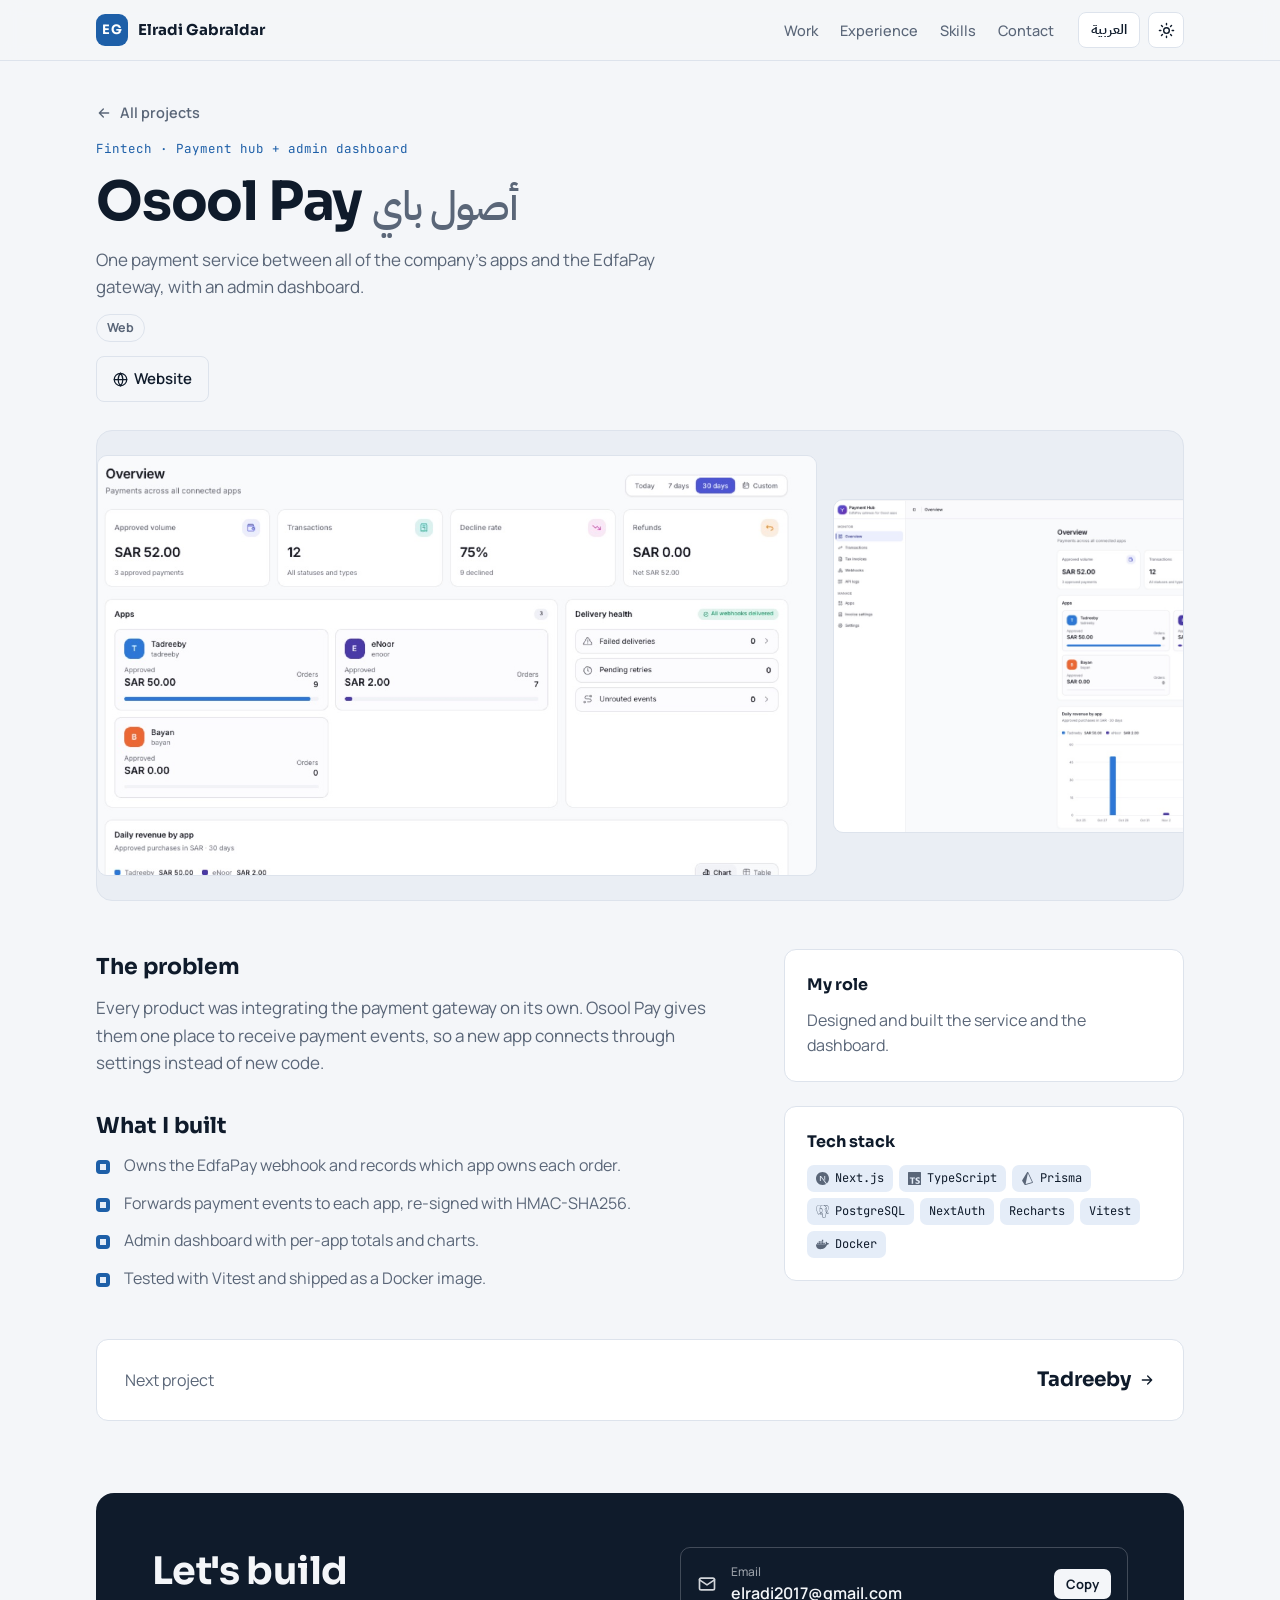
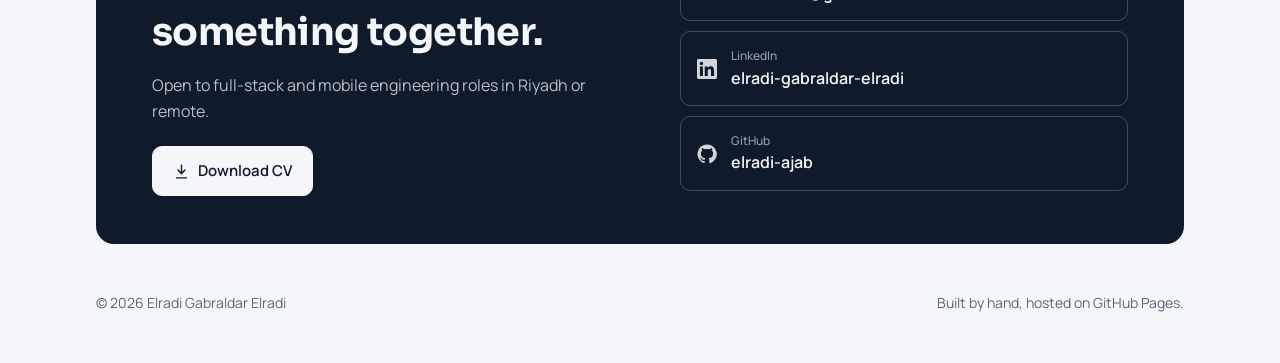
<file: projects/osool-pay.html>
<!doctype html>
<html lang="en" dir="ltr">
<head>
<meta charset="utf-8">
<meta name="viewport" content="width=device-width, initial-scale=1, viewport-fit=cover">
<meta name="theme-color" content="#0b121c">
<title>Osool Pay · Elradi Gabraldar Elradi</title>
<meta name="description" content="One payment service between all of the company&#x27;s apps and the EdfaPay gateway, with an admin dashboard.">
<link rel="alternate" hreflang="ar" href="../ar/projects/osool-pay.html">
<link rel="preconnect" href="https://fonts.googleapis.com">
<link rel="preconnect" href="https://fonts.gstatic.com" crossorigin>
<link rel="stylesheet" href="https://fonts.googleapis.com/css2?family=Sora:wght@500;600;700&family=Manrope:wght@400;500;600;700&family=JetBrains+Mono:wght@400;500&family=IBM+Plex+Sans+Arabic:wght@400;500;600;700&display=swap">
<link rel="stylesheet" href="../assets/style.css">
<script>(function(){try{var m=localStorage.getItem('theme');if(m==='dark'||m==='light')document.documentElement.setAttribute('data-theme',m);}catch(e){}})();</script>
<script>window.BASE="../";window.I18N={"link_website": "Website", "link_appStore": "App Store", "link_googlePlay": "Google Play", "link_github": "Code", "link_demo": "Demo", "copy": "Copy", "copied": "Copied"};</script>
</head>
<body>
<header class="bar">
  <div class="wrap bar-in">
    <a class="mark" href="../index.html"><span class="mono">EG</span><span>Elradi Gabraldar</span></a>
    <nav class="nav" aria-label="Sections"><a href="../index.html#work">Work</a><a href="../index.html#experience">Experience</a><a href="../index.html#skills">Skills</a><a href="../index.html#contact">Contact</a></nav>
    <div class="tools">
      <a class="lang" href="../ar/projects/osool-pay.html" hreflang="ar" lang="ar">العربية</a>
      <button class="theme" id="theme-toggle" type="button" aria-label="Switch light or dark theme" title="Switch light or dark theme"><svg viewBox="0 0 24 24" fill="none" stroke="currentColor" stroke-width="2" stroke-linecap="round" aria-hidden="true"><circle cx="12" cy="12" r="4"/><path d="M12 2v2M12 20v2M4.9 4.9l1.4 1.4M17.7 17.7l1.4 1.4M2 12h2M20 12h2M4.9 19.1l1.4-1.4M17.7 6.3l1.4-1.4"/></svg><svg viewBox="0 0 24 24" fill="none" stroke="currentColor" stroke-width="2" stroke-linecap="round" stroke-linejoin="round" aria-hidden="true"><path d="M21 12.8A9 9 0 1 1 11.2 3a7 7 0 0 0 9.8 9.8z"/></svg></button>
    </div>
  </div>
</header>
<main>
<section class="wrap phero">
  <a class="back" href="../index.html#work"><svg class="arr" viewBox="0 0 24 24" fill="none" stroke="currentColor" stroke-width="2" stroke-linecap="round" stroke-linejoin="round" aria-hidden="true"><path d="M5 12h14M13 6l6 6-6 6"/></svg>All projects</a>
  <p class="cat">Fintech · Payment hub + admin dashboard</p>
  <h1>Osool Pay <span class="alt" lang="ar">أصول باي</span></h1>
  <p class="lede">One payment service between all of the company&#x27;s apps and the EdfaPay gateway, with an admin dashboard.</p>
  <div class="plats"><span>Web</span></div>
  <div class="links big" data-links="osool-pay"></div>
</section>
<section class="wrap">
  <div class="gallery" data-media="osool-pay" data-type="web" data-max="99" data-gallery="1"><div class="ph">
      <span class="ph-name">Osool Pay</span>
      <span class="ph-alt" lang="ar">أصول باي</span>
      <span class="ph-icons"><svg class="ph-i" viewBox="0 0 24 24" aria-hidden="true"><path d="M18.665 21.978C16.758 23.255 14.465 24 12 24 5.377 24 0 18.623 0 12S5.377 0 12 0s12 5.377 12 12c0 3.583-1.574 6.801-4.067 9.001L9.219 7.2H7.2v9.596h1.615V9.251l9.85 12.727Zm-3.332-8.533 1.6 2.061V7.2h-1.6v6.245Z"/></svg><svg class="ph-i" viewBox="0 0 24 24" aria-hidden="true"><path d="M1.125 0C.502 0 0 .502 0 1.125v21.75C0 23.498.502 24 1.125 24h21.75c.623 0 1.125-.502 1.125-1.125V1.125C24 .502 23.498 0 22.875 0zm17.363 9.75c.612 0 1.154.037 1.627.111a6.38 6.38 0 0 1 1.306.34v2.458a3.95 3.95 0 0 0-.643-.361 5.093 5.093 0 0 0-.717-.26 5.453 5.453 0 0 0-1.426-.2c-.3 0-.573.028-.819.086a2.1 2.1 0 0 0-.623.242c-.17.104-.3.229-.393.374a.888.888 0 0 0-.14.49c0 .196.053.373.156.529.104.156.252.304.443.444s.423.276.696.41c.273.135.582.274.926.416.47.197.892.407 1.266.628.374.222.695.473.963.753.268.279.472.598.614.957.142.359.214.776.214 1.253 0 .657-.125 1.21-.373 1.656a3.033 3.033 0 0 1-1.012 1.085 4.38 4.38 0 0 1-1.487.596c-.566.12-1.163.18-1.79.18a9.916 9.916 0 0 1-1.84-.164 5.544 5.544 0 0 1-1.512-.493v-2.63a5.033 5.033 0 0 0 3.237 1.2c.333 0 .624-.03.872-.09.249-.06.456-.144.623-.25.166-.108.29-.234.373-.38a1.023 1.023 0 0 0-.074-1.089 2.12 2.12 0 0 0-.537-.5 5.597 5.597 0 0 0-.807-.444 27.72 27.72 0 0 0-1.007-.436c-.918-.383-1.602-.852-2.053-1.405-.45-.553-.676-1.222-.676-2.005 0-.614.123-1.141.369-1.582.246-.441.58-.804 1.004-1.089a4.494 4.494 0 0 1 1.47-.629 7.536 7.536 0 0 1 1.77-.201zm-15.113.188h9.563v2.166H9.506v9.646H6.789v-9.646H3.375z"/></svg><svg class="ph-i" viewBox="0 0 24 24" aria-hidden="true"><path d="M21.8068 18.2848L13.5528.7565c-.207-.4382-.639-.7273-1.1286-.7541-.5023-.0293-.9523.213-1.2062.6253L2.266 15.1271c-.2773.4518-.2718 1.0091.0158 1.4555l4.3759 6.7786c.2608.4046.7127.6388 1.1823.6388.1332 0 .267-.0188.3987-.0577l12.7019-3.7568c.3891-.1151.7072-.3904.8737-.7553s.1633-.7828-.0075-1.1454zm-1.8481.7519L9.1814 22.2242c-.3292.0975-.6448-.1873-.5756-.5194l3.8501-18.4386c.072-.3448.5486-.3996.699-.0803l7.1288 15.138c.1344.2856-.019.6224-.325.7128z"/></svg><svg class="ph-i" viewBox="0 0 24 24" aria-hidden="true"><path d="M23.5594 14.7228a.5269.5269 0 0 0-.0563-.1191c-.139-.2632-.4768-.3418-1.0074-.2321-1.6533.3411-2.2935.1312-2.5256-.0191 1.342-2.0482 2.445-4.522 3.0411-6.8297.2714-1.0507.7982-3.5237.1222-4.7316a1.5641 1.5641 0 0 0-.1509-.235C21.6931.9086 19.8007.0248 17.5099.0005c-1.4947-.0158-2.7705.3461-3.1161.4794a9.449 9.449 0 0 0-.5159-.0816 8.044 8.044 0 0 0-1.3114-.1278c-1.1822-.0184-2.2038.2642-3.0498.8406-.8573-.3211-4.7888-1.645-7.2219.0788C.9359 2.1526.3086 3.8733.4302 6.3043c.0409.818.5069 3.334 1.2423 5.7436.4598 1.5065.9387 2.7019 1.4334 3.582.553.9942 1.1259 1.5933 1.7143 1.7895.4474.1491 1.1327.1441 1.8581-.7279.8012-.9635 1.5903-1.8258 1.9446-2.2069.4351.2355.9064.3625 1.39.3772a.0569.0569 0 0 0 .0004.0041 11.0312 11.0312 0 0 0-.2472.3054c-.3389.4302-.4094.5197-1.5002.7443-.3102.064-1.1344.2339-1.1464.8115-.0025.1224.0329.2309.0919.3268.2269.4231.9216.6097 1.015.6331 1.3345.3335 2.5044.092 3.3714-.6787-.017 2.231.0775 4.4174.3454 5.0874.2212.5529.7618 1.9045 2.4692 1.9043.2505 0 .5263-.0291.8296-.0941 1.7819-.3821 2.5557-1.1696 2.855-2.9059.1503-.8707.4016-2.8753.5388-4.1012.0169-.0703.0357-.1207.057-.1362.0007-.0005.0697-.0471.4272.0307a.3673.3673 0 0 0 .0443.0068l.2539.0223.0149.001c.8468.0384 1.9114-.1426 2.5312-.4308.6438-.2988 1.8057-1.0323 1.5951-1.6698zM2.371 11.8765c-.7435-2.4358-1.1779-4.8851-1.2123-5.5719-.1086-2.1714.4171-3.6829 1.5623-4.4927 1.8367-1.2986 4.8398-.5408 6.108-.13-.0032.0032-.0066.0061-.0098.0094-2.0238 2.044-1.9758 5.536-1.9708 5.7495-.0002.0823.0066.1989.0162.3593.0348.5873.0996 1.6804-.0735 2.9184-.1609 1.1504.1937 2.2764.9728 3.0892.0806.0841.1648.1631.2518.2374-.3468.3714-1.1004 1.1926-1.9025 2.1576-.5677.6825-.9597.5517-1.0886.5087-.3919-.1307-.813-.5871-1.2381-1.3223-.4796-.839-.9635-2.0317-1.4155-3.5126zm6.0072 5.0871c-.1711-.0428-.3271-.1132-.4322-.1772.0889-.0394.2374-.0902.4833-.1409 1.2833-.2641 1.4815-.4506 1.9143-1.0002.0992-.126.2116-.2687.3673-.4426a.3549.3549 0 0 0 .0737-.1298c.1708-.1513.2724-.1099.4369-.0417.156.0646.3078.26.3695.4752.0291.1016.0619.2945-.0452.4444-.9043 1.2658-2.2216 1.2494-3.1676 1.0128zm2.094-3.988-.0525.141c-.133.3566-.2567.6881-.3334 1.003-.6674-.0021-1.3168-.2872-1.8105-.8024-.6279-.6551-.9131-1.5664-.7825-2.5004.1828-1.3079.1153-2.4468.079-3.0586-.005-.0857-.0095-.1607-.0122-.2199.2957-.2621 1.6659-.9962 2.6429-.7724.4459.1022.7176.4057.8305.928.5846 2.7038.0774 3.8307-.3302 4.7363-.084.1866-.1633.3629-.2311.5454zm7.3637 4.5725c-.0169.1768-.0358.376-.0618.5959l-.146.4383a.3547.3547 0 0 0-.0182.1077c-.0059.4747-.054.6489-.115.8693-.0634.2292-.1353.4891-.1794 1.0575-.11 1.4143-.8782 2.2267-2.4172 2.5565-1.5155.3251-1.7843-.4968-2.0212-1.2217a6.5824 6.5824 0 0 0-.0769-.2266c-.2154-.5858-.1911-1.4119-.1574-2.5551.0165-.5612-.0249-1.9013-.3302-2.6462.0044-.2932.0106-.5909.019-.8918a.3529.3529 0 0 0-.0153-.1126 1.4927 1.4927 0 0 0-.0439-.208c-.1226-.4283-.4213-.7866-.7797-.9351-.1424-.059-.4038-.1672-.7178-.0869.067-.276.1831-.5875.309-.9249l.0529-.142c.0595-.16.134-.3257.213-.5012.4265-.9476 1.0106-2.2453.3766-5.1772-.2374-1.0981-1.0304-1.6343-2.2324-1.5098-.7207.0746-1.3799.3654-1.7088.5321a5.6716 5.6716 0 0 0-.1958.1041c.0918-1.1064.4386-3.1741 1.7357-4.4823a4.0306 4.0306 0 0 1 .3033-.276.3532.3532 0 0 0 .1447-.0644c.7524-.5706 1.6945-.8506 2.802-.8325.4091.0067.8017.0339 1.1742.081 1.939.3544 3.2439 1.4468 4.0359 2.3827.8143.9623 1.2552 1.9315 1.4312 2.4543-1.3232-.1346-2.2234.1268-2.6797.779-.9926 1.4189.543 4.1729 1.2811 5.4964.1353.2426.2522.4522.2889.5413.2403.5825.5515.9713.7787 1.2552.0696.087.1372.1714.1885.245-.4008.1155-1.1208.3825-1.0552 1.717-.0123.1563-.0423.4469-.0834.8148-.0461.2077-.0702.4603-.0994.7662zm.8905-1.6211c-.0405-.8316.2691-.9185.5967-1.0105a2.8566 2.8566 0 0 0 .135-.0406 1.202 1.202 0 0 0 .1342.103c.5703.3765 1.5823.4213 3.0068.1344-.2016.1769-.5189.3994-.9533.6011-.4098.1903-1.0957.333-1.7473.3636-.7197.0336-1.0859-.0807-1.1721-.151zm.5695-9.2712c-.0059.3508-.0542.6692-.1054 1.0017-.055.3576-.112.7274-.1264 1.1762-.0142.4368.0404.8909.0932 1.3301.1066.887.216 1.8003-.2075 2.7014a3.5272 3.5272 0 0 1-.1876-.3856c-.0527-.1276-.1669-.3326-.3251-.6162-.6156-1.1041-2.0574-3.6896-1.3193-4.7446.3795-.5427 1.3408-.5661 2.1781-.463zm.2284 7.0137a12.3762 12.3762 0 0 0-.0853-.1074l-.0355-.0444c.7262-1.1995.5842-2.3862.4578-3.4385-.0519-.4318-.1009-.8396-.0885-1.2226.0129-.4061.0666-.7543.1185-1.0911.0639-.415.1288-.8443.1109-1.3505.0134-.0531.0188-.1158.0118-.1902-.0457-.4855-.5999-1.938-1.7294-3.253-.6076-.7073-1.4896-1.4972-2.6889-2.0395.5251-.1066 1.2328-.2035 2.0244-.1859 2.0515.0456 3.6746.8135 4.8242 2.2824a.908.908 0 0 1 .0667.1002c.7231 1.3556-.2762 6.2751-2.9867 10.5405zm-8.8166-6.1162c-.025.1794-.3089.4225-.6211.4225a.5821.5821 0 0 1-.0809-.0056c-.1873-.026-.3765-.144-.5059-.3156-.0458-.0605-.1203-.178-.1055-.2844.0055-.0401.0261-.0985.0925-.1488.1182-.0894.3518-.1226.6096-.0867.3163.0441.6426.1938.6113.4186zm7.9305-.4114c.0111.0792-.049.201-.1531.3102-.0683.0717-.212.1961-.4079.2232a.5456.5456 0 0 1-.075.0052c-.2935 0-.5414-.2344-.5607-.3717-.024-.1765.2641-.3106.5611-.352.297-.0414.6111.0088.6356.1851z"/></svg><svg class="ph-i" viewBox="0 0 24 24" aria-hidden="true"><path d="M13.983 11.078h2.119a.186.186 0 00.186-.185V9.006a.186.186 0 00-.186-.186h-2.119a.185.185 0 00-.185.185v1.888c0 .102.083.185.185.185m-2.954-5.43h2.118a.186.186 0 00.186-.186V3.574a.186.186 0 00-.186-.185h-2.118a.185.185 0 00-.185.185v1.888c0 .102.082.185.185.185m0 2.716h2.118a.187.187 0 00.186-.186V6.29a.186.186 0 00-.186-.185h-2.118a.185.185 0 00-.185.185v1.887c0 .102.082.185.185.186m-2.93 0h2.12a.186.186 0 00.184-.186V6.29a.185.185 0 00-.185-.185H8.1a.185.185 0 00-.185.185v1.887c0 .102.083.185.185.186m-2.964 0h2.119a.186.186 0 00.185-.186V6.29a.185.185 0 00-.185-.185H5.136a.186.186 0 00-.186.185v1.887c0 .102.084.185.186.186m5.893 2.715h2.118a.186.186 0 00.186-.185V9.006a.186.186 0 00-.186-.186h-2.118a.185.185 0 00-.185.185v1.888c0 .102.082.185.185.185m-2.93 0h2.12a.185.185 0 00.184-.185V9.006a.185.185 0 00-.184-.186h-2.12a.185.185 0 00-.184.185v1.888c0 .102.083.185.185.185m-2.964 0h2.119a.185.185 0 00.185-.185V9.006a.185.185 0 00-.184-.186h-2.12a.186.186 0 00-.186.186v1.887c0 .102.084.185.186.185m-2.92 0h2.12a.185.185 0 00.184-.185V9.006a.185.185 0 00-.184-.186h-2.12a.185.185 0 00-.184.185v1.888c0 .102.082.185.185.185M23.763 9.89c-.065-.051-.672-.51-1.954-.51-.338.001-.676.03-1.01.087-.248-1.7-1.653-2.53-1.716-2.566l-.344-.199-.226.327c-.284.438-.49.922-.612 1.43-.23.97-.09 1.882.403 2.661-.595.332-1.55.413-1.744.42H.751a.751.751 0 00-.75.748 11.376 11.376 0 00.692 4.062c.545 1.428 1.355 2.48 2.41 3.124 1.18.723 3.1 1.137 5.275 1.137.983.003 1.963-.086 2.93-.266a12.248 12.248 0 003.823-1.389c.98-.567 1.86-1.288 2.61-2.136 1.252-1.418 1.998-2.997 2.553-4.4h.221c1.372 0 2.215-.549 2.68-1.009.309-.293.55-.65.707-1.046l.098-.288Z"/></svg></span>
    </div></div>
</section>
<section class="wrap pgrid">
  <div class="pmain">
    <h2>The problem</h2><p>Every product was integrating the payment gateway on its own. Osool Pay gives them one place to receive payment events, so a new app connects through settings instead of new code.</p>
    <h2>What I built</h2><ul class="ticks"><li>Owns the EdfaPay webhook and records which app owns each order.</li><li>Forwards payment events to each app, re-signed with HMAC-SHA256.</li><li>Admin dashboard with per-app totals and charts.</li><li>Tested with Vitest and shipped as a Docker image.</li></ul>
  </div>
  <aside class="pside">
    <div><h3>My role</h3><p>Designed and built the service and the dashboard.</p></div>
    <div><h3>Tech stack</h3><div class="stack"><span><svg class="ti" viewBox="0 0 24 24" aria-hidden="true"><path d="M18.665 21.978C16.758 23.255 14.465 24 12 24 5.377 24 0 18.623 0 12S5.377 0 12 0s12 5.377 12 12c0 3.583-1.574 6.801-4.067 9.001L9.219 7.2H7.2v9.596h1.615V9.251l9.85 12.727Zm-3.332-8.533 1.6 2.061V7.2h-1.6v6.245Z"/></svg>Next.js</span><span><svg class="ti" viewBox="0 0 24 24" aria-hidden="true"><path d="M1.125 0C.502 0 0 .502 0 1.125v21.75C0 23.498.502 24 1.125 24h21.75c.623 0 1.125-.502 1.125-1.125V1.125C24 .502 23.498 0 22.875 0zm17.363 9.75c.612 0 1.154.037 1.627.111a6.38 6.38 0 0 1 1.306.34v2.458a3.95 3.95 0 0 0-.643-.361 5.093 5.093 0 0 0-.717-.26 5.453 5.453 0 0 0-1.426-.2c-.3 0-.573.028-.819.086a2.1 2.1 0 0 0-.623.242c-.17.104-.3.229-.393.374a.888.888 0 0 0-.14.49c0 .196.053.373.156.529.104.156.252.304.443.444s.423.276.696.41c.273.135.582.274.926.416.47.197.892.407 1.266.628.374.222.695.473.963.753.268.279.472.598.614.957.142.359.214.776.214 1.253 0 .657-.125 1.21-.373 1.656a3.033 3.033 0 0 1-1.012 1.085 4.38 4.38 0 0 1-1.487.596c-.566.12-1.163.18-1.79.18a9.916 9.916 0 0 1-1.84-.164 5.544 5.544 0 0 1-1.512-.493v-2.63a5.033 5.033 0 0 0 3.237 1.2c.333 0 .624-.03.872-.09.249-.06.456-.144.623-.25.166-.108.29-.234.373-.38a1.023 1.023 0 0 0-.074-1.089 2.12 2.12 0 0 0-.537-.5 5.597 5.597 0 0 0-.807-.444 27.72 27.72 0 0 0-1.007-.436c-.918-.383-1.602-.852-2.053-1.405-.45-.553-.676-1.222-.676-2.005 0-.614.123-1.141.369-1.582.246-.441.58-.804 1.004-1.089a4.494 4.494 0 0 1 1.47-.629 7.536 7.536 0 0 1 1.77-.201zm-15.113.188h9.563v2.166H9.506v9.646H6.789v-9.646H3.375z"/></svg>TypeScript</span><span><svg class="ti" viewBox="0 0 24 24" aria-hidden="true"><path d="M21.8068 18.2848L13.5528.7565c-.207-.4382-.639-.7273-1.1286-.7541-.5023-.0293-.9523.213-1.2062.6253L2.266 15.1271c-.2773.4518-.2718 1.0091.0158 1.4555l4.3759 6.7786c.2608.4046.7127.6388 1.1823.6388.1332 0 .267-.0188.3987-.0577l12.7019-3.7568c.3891-.1151.7072-.3904.8737-.7553s.1633-.7828-.0075-1.1454zm-1.8481.7519L9.1814 22.2242c-.3292.0975-.6448-.1873-.5756-.5194l3.8501-18.4386c.072-.3448.5486-.3996.699-.0803l7.1288 15.138c.1344.2856-.019.6224-.325.7128z"/></svg>Prisma</span><span><svg class="ti" viewBox="0 0 24 24" aria-hidden="true"><path d="M23.5594 14.7228a.5269.5269 0 0 0-.0563-.1191c-.139-.2632-.4768-.3418-1.0074-.2321-1.6533.3411-2.2935.1312-2.5256-.0191 1.342-2.0482 2.445-4.522 3.0411-6.8297.2714-1.0507.7982-3.5237.1222-4.7316a1.5641 1.5641 0 0 0-.1509-.235C21.6931.9086 19.8007.0248 17.5099.0005c-1.4947-.0158-2.7705.3461-3.1161.4794a9.449 9.449 0 0 0-.5159-.0816 8.044 8.044 0 0 0-1.3114-.1278c-1.1822-.0184-2.2038.2642-3.0498.8406-.8573-.3211-4.7888-1.645-7.2219.0788C.9359 2.1526.3086 3.8733.4302 6.3043c.0409.818.5069 3.334 1.2423 5.7436.4598 1.5065.9387 2.7019 1.4334 3.582.553.9942 1.1259 1.5933 1.7143 1.7895.4474.1491 1.1327.1441 1.8581-.7279.8012-.9635 1.5903-1.8258 1.9446-2.2069.4351.2355.9064.3625 1.39.3772a.0569.0569 0 0 0 .0004.0041 11.0312 11.0312 0 0 0-.2472.3054c-.3389.4302-.4094.5197-1.5002.7443-.3102.064-1.1344.2339-1.1464.8115-.0025.1224.0329.2309.0919.3268.2269.4231.9216.6097 1.015.6331 1.3345.3335 2.5044.092 3.3714-.6787-.017 2.231.0775 4.4174.3454 5.0874.2212.5529.7618 1.9045 2.4692 1.9043.2505 0 .5263-.0291.8296-.0941 1.7819-.3821 2.5557-1.1696 2.855-2.9059.1503-.8707.4016-2.8753.5388-4.1012.0169-.0703.0357-.1207.057-.1362.0007-.0005.0697-.0471.4272.0307a.3673.3673 0 0 0 .0443.0068l.2539.0223.0149.001c.8468.0384 1.9114-.1426 2.5312-.4308.6438-.2988 1.8057-1.0323 1.5951-1.6698zM2.371 11.8765c-.7435-2.4358-1.1779-4.8851-1.2123-5.5719-.1086-2.1714.4171-3.6829 1.5623-4.4927 1.8367-1.2986 4.8398-.5408 6.108-.13-.0032.0032-.0066.0061-.0098.0094-2.0238 2.044-1.9758 5.536-1.9708 5.7495-.0002.0823.0066.1989.0162.3593.0348.5873.0996 1.6804-.0735 2.9184-.1609 1.1504.1937 2.2764.9728 3.0892.0806.0841.1648.1631.2518.2374-.3468.3714-1.1004 1.1926-1.9025 2.1576-.5677.6825-.9597.5517-1.0886.5087-.3919-.1307-.813-.5871-1.2381-1.3223-.4796-.839-.9635-2.0317-1.4155-3.5126zm6.0072 5.0871c-.1711-.0428-.3271-.1132-.4322-.1772.0889-.0394.2374-.0902.4833-.1409 1.2833-.2641 1.4815-.4506 1.9143-1.0002.0992-.126.2116-.2687.3673-.4426a.3549.3549 0 0 0 .0737-.1298c.1708-.1513.2724-.1099.4369-.0417.156.0646.3078.26.3695.4752.0291.1016.0619.2945-.0452.4444-.9043 1.2658-2.2216 1.2494-3.1676 1.0128zm2.094-3.988-.0525.141c-.133.3566-.2567.6881-.3334 1.003-.6674-.0021-1.3168-.2872-1.8105-.8024-.6279-.6551-.9131-1.5664-.7825-2.5004.1828-1.3079.1153-2.4468.079-3.0586-.005-.0857-.0095-.1607-.0122-.2199.2957-.2621 1.6659-.9962 2.6429-.7724.4459.1022.7176.4057.8305.928.5846 2.7038.0774 3.8307-.3302 4.7363-.084.1866-.1633.3629-.2311.5454zm7.3637 4.5725c-.0169.1768-.0358.376-.0618.5959l-.146.4383a.3547.3547 0 0 0-.0182.1077c-.0059.4747-.054.6489-.115.8693-.0634.2292-.1353.4891-.1794 1.0575-.11 1.4143-.8782 2.2267-2.4172 2.5565-1.5155.3251-1.7843-.4968-2.0212-1.2217a6.5824 6.5824 0 0 0-.0769-.2266c-.2154-.5858-.1911-1.4119-.1574-2.5551.0165-.5612-.0249-1.9013-.3302-2.6462.0044-.2932.0106-.5909.019-.8918a.3529.3529 0 0 0-.0153-.1126 1.4927 1.4927 0 0 0-.0439-.208c-.1226-.4283-.4213-.7866-.7797-.9351-.1424-.059-.4038-.1672-.7178-.0869.067-.276.1831-.5875.309-.9249l.0529-.142c.0595-.16.134-.3257.213-.5012.4265-.9476 1.0106-2.2453.3766-5.1772-.2374-1.0981-1.0304-1.6343-2.2324-1.5098-.7207.0746-1.3799.3654-1.7088.5321a5.6716 5.6716 0 0 0-.1958.1041c.0918-1.1064.4386-3.1741 1.7357-4.4823a4.0306 4.0306 0 0 1 .3033-.276.3532.3532 0 0 0 .1447-.0644c.7524-.5706 1.6945-.8506 2.802-.8325.4091.0067.8017.0339 1.1742.081 1.939.3544 3.2439 1.4468 4.0359 2.3827.8143.9623 1.2552 1.9315 1.4312 2.4543-1.3232-.1346-2.2234.1268-2.6797.779-.9926 1.4189.543 4.1729 1.2811 5.4964.1353.2426.2522.4522.2889.5413.2403.5825.5515.9713.7787 1.2552.0696.087.1372.1714.1885.245-.4008.1155-1.1208.3825-1.0552 1.717-.0123.1563-.0423.4469-.0834.8148-.0461.2077-.0702.4603-.0994.7662zm.8905-1.6211c-.0405-.8316.2691-.9185.5967-1.0105a2.8566 2.8566 0 0 0 .135-.0406 1.202 1.202 0 0 0 .1342.103c.5703.3765 1.5823.4213 3.0068.1344-.2016.1769-.5189.3994-.9533.6011-.4098.1903-1.0957.333-1.7473.3636-.7197.0336-1.0859-.0807-1.1721-.151zm.5695-9.2712c-.0059.3508-.0542.6692-.1054 1.0017-.055.3576-.112.7274-.1264 1.1762-.0142.4368.0404.8909.0932 1.3301.1066.887.216 1.8003-.2075 2.7014a3.5272 3.5272 0 0 1-.1876-.3856c-.0527-.1276-.1669-.3326-.3251-.6162-.6156-1.1041-2.0574-3.6896-1.3193-4.7446.3795-.5427 1.3408-.5661 2.1781-.463zm.2284 7.0137a12.3762 12.3762 0 0 0-.0853-.1074l-.0355-.0444c.7262-1.1995.5842-2.3862.4578-3.4385-.0519-.4318-.1009-.8396-.0885-1.2226.0129-.4061.0666-.7543.1185-1.0911.0639-.415.1288-.8443.1109-1.3505.0134-.0531.0188-.1158.0118-.1902-.0457-.4855-.5999-1.938-1.7294-3.253-.6076-.7073-1.4896-1.4972-2.6889-2.0395.5251-.1066 1.2328-.2035 2.0244-.1859 2.0515.0456 3.6746.8135 4.8242 2.2824a.908.908 0 0 1 .0667.1002c.7231 1.3556-.2762 6.2751-2.9867 10.5405zm-8.8166-6.1162c-.025.1794-.3089.4225-.6211.4225a.5821.5821 0 0 1-.0809-.0056c-.1873-.026-.3765-.144-.5059-.3156-.0458-.0605-.1203-.178-.1055-.2844.0055-.0401.0261-.0985.0925-.1488.1182-.0894.3518-.1226.6096-.0867.3163.0441.6426.1938.6113.4186zm7.9305-.4114c.0111.0792-.049.201-.1531.3102-.0683.0717-.212.1961-.4079.2232a.5456.5456 0 0 1-.075.0052c-.2935 0-.5414-.2344-.5607-.3717-.024-.1765.2641-.3106.5611-.352.297-.0414.6111.0088.6356.1851z"/></svg>PostgreSQL</span><span>NextAuth</span><span>Recharts</span><span>Vitest</span><span><svg class="ti" viewBox="0 0 24 24" aria-hidden="true"><path d="M13.983 11.078h2.119a.186.186 0 00.186-.185V9.006a.186.186 0 00-.186-.186h-2.119a.185.185 0 00-.185.185v1.888c0 .102.083.185.185.185m-2.954-5.43h2.118a.186.186 0 00.186-.186V3.574a.186.186 0 00-.186-.185h-2.118a.185.185 0 00-.185.185v1.888c0 .102.082.185.185.185m0 2.716h2.118a.187.187 0 00.186-.186V6.29a.186.186 0 00-.186-.185h-2.118a.185.185 0 00-.185.185v1.887c0 .102.082.185.185.186m-2.93 0h2.12a.186.186 0 00.184-.186V6.29a.185.185 0 00-.185-.185H8.1a.185.185 0 00-.185.185v1.887c0 .102.083.185.185.186m-2.964 0h2.119a.186.186 0 00.185-.186V6.29a.185.185 0 00-.185-.185H5.136a.186.186 0 00-.186.185v1.887c0 .102.084.185.186.186m5.893 2.715h2.118a.186.186 0 00.186-.185V9.006a.186.186 0 00-.186-.186h-2.118a.185.185 0 00-.185.185v1.888c0 .102.082.185.185.185m-2.93 0h2.12a.185.185 0 00.184-.185V9.006a.185.185 0 00-.184-.186h-2.12a.185.185 0 00-.184.185v1.888c0 .102.083.185.185.185m-2.964 0h2.119a.185.185 0 00.185-.185V9.006a.185.185 0 00-.184-.186h-2.12a.186.186 0 00-.186.186v1.887c0 .102.084.185.186.185m-2.92 0h2.12a.185.185 0 00.184-.185V9.006a.185.185 0 00-.184-.186h-2.12a.185.185 0 00-.184.185v1.888c0 .102.082.185.185.185M23.763 9.89c-.065-.051-.672-.51-1.954-.51-.338.001-.676.03-1.01.087-.248-1.7-1.653-2.53-1.716-2.566l-.344-.199-.226.327c-.284.438-.49.922-.612 1.43-.23.97-.09 1.882.403 2.661-.595.332-1.55.413-1.744.42H.751a.751.751 0 00-.75.748 11.376 11.376 0 00.692 4.062c.545 1.428 1.355 2.48 2.41 3.124 1.18.723 3.1 1.137 5.275 1.137.983.003 1.963-.086 2.93-.266a12.248 12.248 0 003.823-1.389c.98-.567 1.86-1.288 2.61-2.136 1.252-1.418 1.998-2.997 2.553-4.4h.221c1.372 0 2.215-.549 2.68-1.009.309-.293.55-.65.707-1.046l.098-.288Z"/></svg>Docker</span></div></div>
  </aside>
</section>
<section class="wrap">
  <a class="nextp" href="tadreeby.html"><span>Next project</span><b>Tadreeby <svg class="arr" viewBox="0 0 24 24" fill="none" stroke="currentColor" stroke-width="2" stroke-linecap="round" stroke-linejoin="round" aria-hidden="true"><path d="M5 12h14M13 6l6 6-6 6"/></svg></b></a>
</section>
<section id="contact" class="sec"><div class="wrap">
  <div class="contact">
    <div>
      <h2>Let&#x27;s build something together.</h2>
      <p>Open to full-stack and mobile engineering roles in Riyadh or remote.</p>
      <a class="btn light" href="../Elradi_Gabraldar_CV.pdf" download><svg viewBox="0 0 24 24" fill="none" stroke="currentColor" stroke-width="2" stroke-linecap="round" stroke-linejoin="round" aria-hidden="true"><path d="M12 3v12M7 10l5 5 5-5M5 21h14"/></svg>Download CV</a>
    </div>
    <div class="clist">
      <div class="citem"><svg viewBox="0 0 24 24" fill="none" stroke="currentColor" stroke-width="2" stroke-linecap="round" stroke-linejoin="round" aria-hidden="true"><rect x="3" y="5" width="18" height="14" rx="2"/><path d="m3 7 9 6 9-6"/></svg><div><span class="lbl">Email</span><a id="email" href="mailto:elradi2017@gmail.com" dir="ltr">elradi2017@gmail.com</a></div><button class="copy" id="copy-email" type="button">Copy</button></div>
      <a class="citem" href="https://linkedin.com/in/elradi-gabraldar-elradi-086a53219" target="_blank" rel="noopener"><svg viewBox="0 0 24 24" fill="currentColor" aria-hidden="true"><path d="M20.4 20.5h-3.6v-5.6c0-1.3 0-3-1.8-3s-2.1 1.4-2.1 2.9v5.7H9.3V9h3.4v1.6h.1c.5-.9 1.6-1.8 3.4-1.8 3.6 0 4.3 2.4 4.3 5.5v6.2zM5.3 7.4a2.1 2.1 0 1 1 0-4.2 2.1 2.1 0 0 1 0 4.2zM7.1 20.5H3.5V9h3.6v11.5zM22.2 0H1.8C.8 0 0 .8 0 1.7v20.6c0 .9.8 1.7 1.8 1.7h20.4c1 0 1.8-.8 1.8-1.7V1.7C24 .8 23.2 0 22.2 0z"/></svg><div><span class="lbl">LinkedIn</span><span dir="ltr">elradi-gabraldar-elradi</span></div></a>
      <a class="citem" href="https://github.com/elradi-ajab" target="_blank" rel="noopener"><svg viewBox="0 0 24 24" fill="currentColor" aria-hidden="true"><path d="M12 .5a11.5 11.5 0 0 0-3.6 22.4c.6.1.8-.3.8-.6v-2c-3.2.7-3.9-1.5-3.9-1.5-.5-1.3-1.3-1.7-1.3-1.7-1-.7.1-.7.1-.7 1.2.1 1.8 1.2 1.8 1.2 1 1.8 2.7 1.3 3.4 1 .1-.8.4-1.3.7-1.6-2.6-.3-5.3-1.3-5.3-5.7 0-1.3.4-2.3 1.2-3.1-.1-.3-.5-1.5.1-3.1 0 0 1-.3 3.2 1.2a11 11 0 0 1 5.8 0C17 4.8 18 5.1 18 5.1c.6 1.6.2 2.8.1 3.1.8.8 1.2 1.9 1.2 3.1 0 4.4-2.7 5.4-5.3 5.7.4.4.8 1.1.8 2.2v3.2c0 .3.2.7.8.6A11.5 11.5 0 0 0 12 .5z"/></svg><div><span class="lbl">GitHub</span><span dir="ltr">elradi-ajab</span></div></a>
    </div>
  </div>
</div></section>
<footer class="wrap foot"><span>© <span id="yr">2026</span> Elradi Gabraldar Elradi</span><span>Built by hand, hosted on GitHub Pages.</span></footer>
</main>
<dialog id="lightbox"><img alt=""><button type="button" class="lb-close" aria-label="Close">×</button></dialog>
<script src="../assets/app.js"></script>
</body>
</html>
</file>
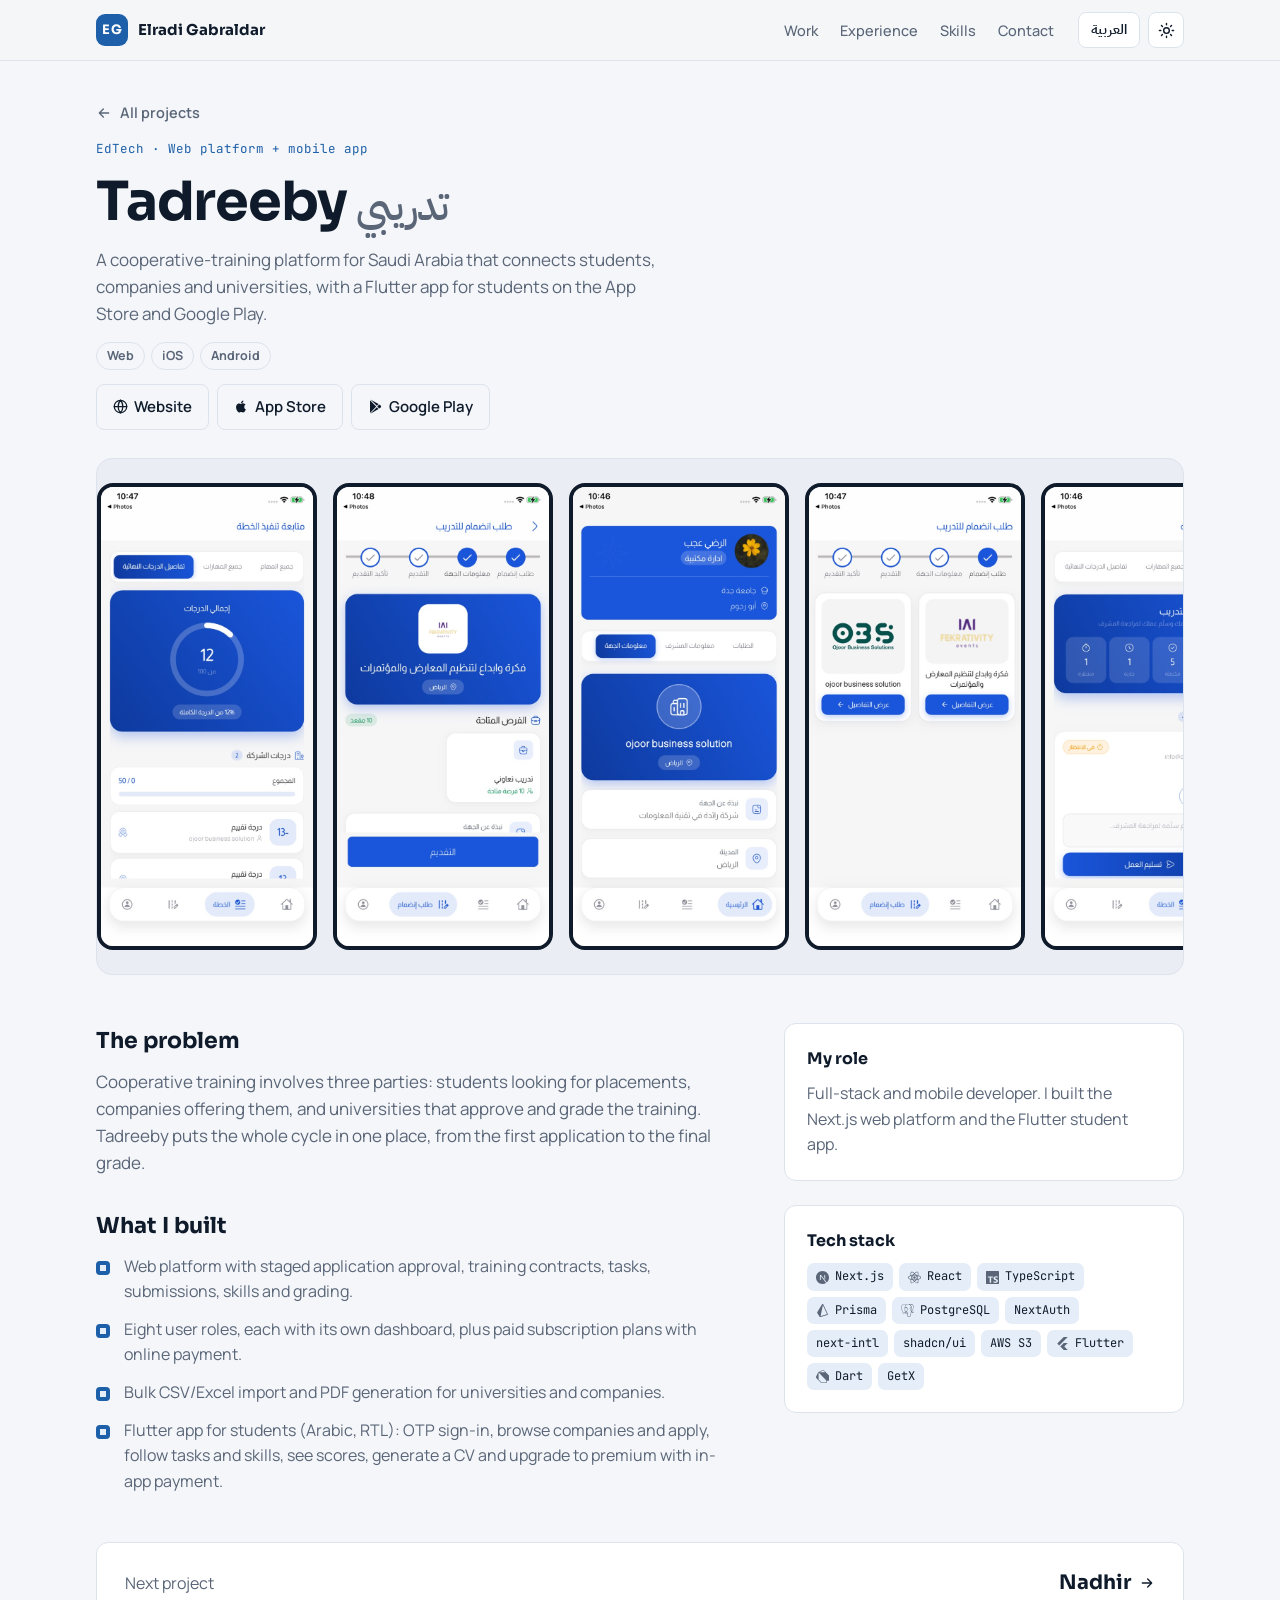
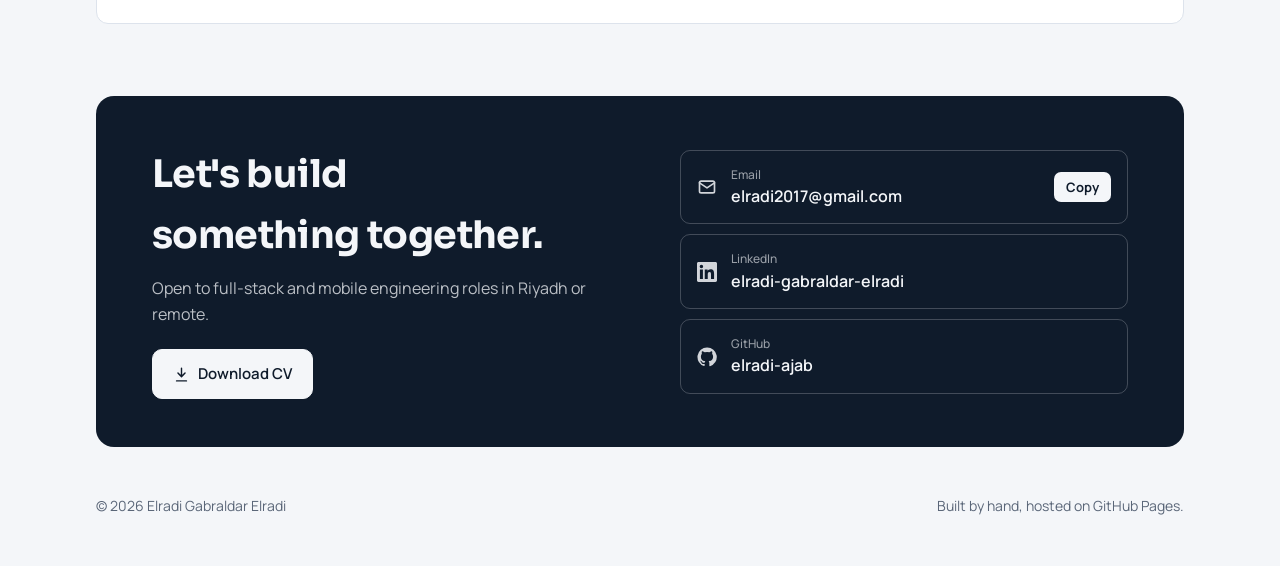
<file: projects/tadreeby.html>
<!doctype html>
<html lang="en" dir="ltr">
<head>
<meta charset="utf-8">
<meta name="viewport" content="width=device-width, initial-scale=1, viewport-fit=cover">
<meta name="theme-color" content="#0b121c">
<title>Tadreeby · Elradi Gabraldar Elradi</title>
<meta name="description" content="A cooperative-training platform for Saudi Arabia that connects students, companies and universities, with a Flutter app for students on the App Store and Google Play.">
<link rel="alternate" hreflang="ar" href="../ar/projects/tadreeby.html">
<link rel="preconnect" href="https://fonts.googleapis.com">
<link rel="preconnect" href="https://fonts.gstatic.com" crossorigin>
<link rel="stylesheet" href="https://fonts.googleapis.com/css2?family=Sora:wght@500;600;700&family=Manrope:wght@400;500;600;700&family=JetBrains+Mono:wght@400;500&family=IBM+Plex+Sans+Arabic:wght@400;500;600;700&display=swap">
<link rel="stylesheet" href="../assets/style.css">
<script>(function(){try{var m=localStorage.getItem('theme');if(m==='dark'||m==='light')document.documentElement.setAttribute('data-theme',m);}catch(e){}})();</script>
<script>window.BASE="../";window.I18N={"link_website": "Website", "link_appStore": "App Store", "link_googlePlay": "Google Play", "link_github": "Code", "link_demo": "Demo", "copy": "Copy", "copied": "Copied"};</script>
</head>
<body>
<header class="bar">
  <div class="wrap bar-in">
    <a class="mark" href="../index.html"><span class="mono">EG</span><span>Elradi Gabraldar</span></a>
    <nav class="nav" aria-label="Sections"><a href="../index.html#work">Work</a><a href="../index.html#experience">Experience</a><a href="../index.html#skills">Skills</a><a href="../index.html#contact">Contact</a></nav>
    <div class="tools">
      <a class="lang" href="../ar/projects/tadreeby.html" hreflang="ar" lang="ar">العربية</a>
      <button class="theme" id="theme-toggle" type="button" aria-label="Switch light or dark theme" title="Switch light or dark theme"><svg viewBox="0 0 24 24" fill="none" stroke="currentColor" stroke-width="2" stroke-linecap="round" aria-hidden="true"><circle cx="12" cy="12" r="4"/><path d="M12 2v2M12 20v2M4.9 4.9l1.4 1.4M17.7 17.7l1.4 1.4M2 12h2M20 12h2M4.9 19.1l1.4-1.4M17.7 6.3l1.4-1.4"/></svg><svg viewBox="0 0 24 24" fill="none" stroke="currentColor" stroke-width="2" stroke-linecap="round" stroke-linejoin="round" aria-hidden="true"><path d="M21 12.8A9 9 0 1 1 11.2 3a7 7 0 0 0 9.8 9.8z"/></svg></button>
    </div>
  </div>
</header>
<main>
<section class="wrap phero">
  <a class="back" href="../index.html#work"><svg class="arr" viewBox="0 0 24 24" fill="none" stroke="currentColor" stroke-width="2" stroke-linecap="round" stroke-linejoin="round" aria-hidden="true"><path d="M5 12h14M13 6l6 6-6 6"/></svg>All projects</a>
  <p class="cat">EdTech · Web platform + mobile app</p>
  <h1>Tadreeby <span class="alt" lang="ar">تدريبي</span></h1>
  <p class="lede">A cooperative-training platform for Saudi Arabia that connects students, companies and universities, with a Flutter app for students on the App Store and Google Play.</p>
  <div class="plats"><span>Web</span><span>iOS</span><span>Android</span></div>
  <div class="links big" data-links="tadreeby"></div>
</section>
<section class="wrap">
  <div class="gallery" data-media="tadreeby" data-type="phone" data-max="99" data-gallery="1"><div class="ph">
      <span class="ph-name">Tadreeby</span>
      <span class="ph-alt" lang="ar">تدريبي</span>
      <span class="ph-icons"><svg class="ph-i" viewBox="0 0 24 24" aria-hidden="true"><path d="M18.665 21.978C16.758 23.255 14.465 24 12 24 5.377 24 0 18.623 0 12S5.377 0 12 0s12 5.377 12 12c0 3.583-1.574 6.801-4.067 9.001L9.219 7.2H7.2v9.596h1.615V9.251l9.85 12.727Zm-3.332-8.533 1.6 2.061V7.2h-1.6v6.245Z"/></svg><svg class="ph-i" viewBox="0 0 24 24" aria-hidden="true"><path d="M14.23 12.004a2.236 2.236 0 0 1-2.235 2.236 2.236 2.236 0 0 1-2.236-2.236 2.236 2.236 0 0 1 2.235-2.236 2.236 2.236 0 0 1 2.236 2.236zm2.648-10.69c-1.346 0-3.107.96-4.888 2.622-1.78-1.653-3.542-2.602-4.887-2.602-.41 0-.783.093-1.106.278-1.375.793-1.683 3.264-.973 6.365C1.98 8.917 0 10.42 0 12.004c0 1.59 1.99 3.097 5.043 4.03-.704 3.113-.39 5.588.988 6.38.32.187.69.275 1.102.275 1.345 0 3.107-.96 4.888-2.624 1.78 1.654 3.542 2.603 4.887 2.603.41 0 .783-.09 1.106-.275 1.374-.792 1.683-3.263.973-6.365C22.02 15.096 24 13.59 24 12.004c0-1.59-1.99-3.097-5.043-4.032.704-3.11.39-5.587-.988-6.38-.318-.184-.688-.277-1.092-.278zm-.005 1.09v.006c.225 0 .406.044.558.127.666.382.955 1.835.73 3.704-.054.46-.142.945-.25 1.44-.96-.236-2.006-.417-3.107-.534-.66-.905-1.345-1.727-2.035-2.447 1.592-1.48 3.087-2.292 4.105-2.295zm-9.77.02c1.012 0 2.514.808 4.11 2.28-.686.72-1.37 1.537-2.02 2.442-1.107.117-2.154.298-3.113.538-.112-.49-.195-.964-.254-1.42-.23-1.868.054-3.32.714-3.707.19-.09.4-.127.563-.132zm4.882 3.05c.455.468.91.992 1.36 1.564-.44-.02-.89-.034-1.345-.034-.46 0-.915.01-1.36.034.44-.572.895-1.096 1.345-1.565zM12 8.1c.74 0 1.477.034 2.202.093.406.582.802 1.203 1.183 1.86.372.64.71 1.29 1.018 1.946-.308.655-.646 1.31-1.013 1.95-.38.66-.773 1.288-1.18 1.87-.728.063-1.466.098-2.21.098-.74 0-1.477-.035-2.202-.093-.406-.582-.802-1.204-1.183-1.86-.372-.64-.71-1.29-1.018-1.946.303-.657.646-1.313 1.013-1.954.38-.66.773-1.286 1.18-1.868.728-.064 1.466-.098 2.21-.098zm-3.635.254c-.24.377-.48.763-.704 1.16-.225.39-.435.782-.635 1.174-.265-.656-.49-1.31-.676-1.947.64-.15 1.315-.283 2.015-.386zm7.26 0c.695.103 1.365.23 2.006.387-.18.632-.405 1.282-.66 1.933-.2-.39-.41-.783-.64-1.174-.225-.392-.465-.774-.705-1.146zm3.063.675c.484.15.944.317 1.375.498 1.732.74 2.852 1.708 2.852 2.476-.005.768-1.125 1.74-2.857 2.475-.42.18-.88.342-1.355.493-.28-.958-.646-1.956-1.1-2.98.45-1.017.81-2.01 1.085-2.964zm-13.395.004c.278.96.645 1.957 1.1 2.98-.45 1.017-.812 2.01-1.086 2.964-.484-.15-.944-.318-1.37-.5-1.732-.737-2.852-1.706-2.852-2.474 0-.768 1.12-1.742 2.852-2.476.42-.18.88-.342 1.356-.494zm11.678 4.28c.265.657.49 1.312.676 1.948-.64.157-1.316.29-2.016.39.24-.375.48-.762.705-1.158.225-.39.435-.788.636-1.18zm-9.945.02c.2.392.41.783.64 1.175.23.39.465.772.705 1.143-.695-.102-1.365-.23-2.006-.386.18-.63.406-1.282.66-1.933zM17.92 16.32c.112.493.2.968.254 1.423.23 1.868-.054 3.32-.714 3.708-.147.09-.338.128-.563.128-1.012 0-2.514-.807-4.11-2.28.686-.72 1.37-1.536 2.02-2.44 1.107-.118 2.154-.3 3.113-.54zm-11.83.01c.96.234 2.006.415 3.107.532.66.905 1.345 1.727 2.035 2.446-1.595 1.483-3.092 2.295-4.11 2.295-.22-.005-.406-.05-.553-.132-.666-.38-.955-1.834-.73-3.703.054-.46.142-.944.25-1.438zm4.56.64c.44.02.89.034 1.345.034.46 0 .915-.01 1.36-.034-.44.572-.895 1.095-1.345 1.565-.455-.47-.91-.993-1.36-1.565z"/></svg><svg class="ph-i" viewBox="0 0 24 24" aria-hidden="true"><path d="M1.125 0C.502 0 0 .502 0 1.125v21.75C0 23.498.502 24 1.125 24h21.75c.623 0 1.125-.502 1.125-1.125V1.125C24 .502 23.498 0 22.875 0zm17.363 9.75c.612 0 1.154.037 1.627.111a6.38 6.38 0 0 1 1.306.34v2.458a3.95 3.95 0 0 0-.643-.361 5.093 5.093 0 0 0-.717-.26 5.453 5.453 0 0 0-1.426-.2c-.3 0-.573.028-.819.086a2.1 2.1 0 0 0-.623.242c-.17.104-.3.229-.393.374a.888.888 0 0 0-.14.49c0 .196.053.373.156.529.104.156.252.304.443.444s.423.276.696.41c.273.135.582.274.926.416.47.197.892.407 1.266.628.374.222.695.473.963.753.268.279.472.598.614.957.142.359.214.776.214 1.253 0 .657-.125 1.21-.373 1.656a3.033 3.033 0 0 1-1.012 1.085 4.38 4.38 0 0 1-1.487.596c-.566.12-1.163.18-1.79.18a9.916 9.916 0 0 1-1.84-.164 5.544 5.544 0 0 1-1.512-.493v-2.63a5.033 5.033 0 0 0 3.237 1.2c.333 0 .624-.03.872-.09.249-.06.456-.144.623-.25.166-.108.29-.234.373-.38a1.023 1.023 0 0 0-.074-1.089 2.12 2.12 0 0 0-.537-.5 5.597 5.597 0 0 0-.807-.444 27.72 27.72 0 0 0-1.007-.436c-.918-.383-1.602-.852-2.053-1.405-.45-.553-.676-1.222-.676-2.005 0-.614.123-1.141.369-1.582.246-.441.58-.804 1.004-1.089a4.494 4.494 0 0 1 1.47-.629 7.536 7.536 0 0 1 1.77-.201zm-15.113.188h9.563v2.166H9.506v9.646H6.789v-9.646H3.375z"/></svg><svg class="ph-i" viewBox="0 0 24 24" aria-hidden="true"><path d="M21.8068 18.2848L13.5528.7565c-.207-.4382-.639-.7273-1.1286-.7541-.5023-.0293-.9523.213-1.2062.6253L2.266 15.1271c-.2773.4518-.2718 1.0091.0158 1.4555l4.3759 6.7786c.2608.4046.7127.6388 1.1823.6388.1332 0 .267-.0188.3987-.0577l12.7019-3.7568c.3891-.1151.7072-.3904.8737-.7553s.1633-.7828-.0075-1.1454zm-1.8481.7519L9.1814 22.2242c-.3292.0975-.6448-.1873-.5756-.5194l3.8501-18.4386c.072-.3448.5486-.3996.699-.0803l7.1288 15.138c.1344.2856-.019.6224-.325.7128z"/></svg><svg class="ph-i" viewBox="0 0 24 24" aria-hidden="true"><path d="M23.5594 14.7228a.5269.5269 0 0 0-.0563-.1191c-.139-.2632-.4768-.3418-1.0074-.2321-1.6533.3411-2.2935.1312-2.5256-.0191 1.342-2.0482 2.445-4.522 3.0411-6.8297.2714-1.0507.7982-3.5237.1222-4.7316a1.5641 1.5641 0 0 0-.1509-.235C21.6931.9086 19.8007.0248 17.5099.0005c-1.4947-.0158-2.7705.3461-3.1161.4794a9.449 9.449 0 0 0-.5159-.0816 8.044 8.044 0 0 0-1.3114-.1278c-1.1822-.0184-2.2038.2642-3.0498.8406-.8573-.3211-4.7888-1.645-7.2219.0788C.9359 2.1526.3086 3.8733.4302 6.3043c.0409.818.5069 3.334 1.2423 5.7436.4598 1.5065.9387 2.7019 1.4334 3.582.553.9942 1.1259 1.5933 1.7143 1.7895.4474.1491 1.1327.1441 1.8581-.7279.8012-.9635 1.5903-1.8258 1.9446-2.2069.4351.2355.9064.3625 1.39.3772a.0569.0569 0 0 0 .0004.0041 11.0312 11.0312 0 0 0-.2472.3054c-.3389.4302-.4094.5197-1.5002.7443-.3102.064-1.1344.2339-1.1464.8115-.0025.1224.0329.2309.0919.3268.2269.4231.9216.6097 1.015.6331 1.3345.3335 2.5044.092 3.3714-.6787-.017 2.231.0775 4.4174.3454 5.0874.2212.5529.7618 1.9045 2.4692 1.9043.2505 0 .5263-.0291.8296-.0941 1.7819-.3821 2.5557-1.1696 2.855-2.9059.1503-.8707.4016-2.8753.5388-4.1012.0169-.0703.0357-.1207.057-.1362.0007-.0005.0697-.0471.4272.0307a.3673.3673 0 0 0 .0443.0068l.2539.0223.0149.001c.8468.0384 1.9114-.1426 2.5312-.4308.6438-.2988 1.8057-1.0323 1.5951-1.6698zM2.371 11.8765c-.7435-2.4358-1.1779-4.8851-1.2123-5.5719-.1086-2.1714.4171-3.6829 1.5623-4.4927 1.8367-1.2986 4.8398-.5408 6.108-.13-.0032.0032-.0066.0061-.0098.0094-2.0238 2.044-1.9758 5.536-1.9708 5.7495-.0002.0823.0066.1989.0162.3593.0348.5873.0996 1.6804-.0735 2.9184-.1609 1.1504.1937 2.2764.9728 3.0892.0806.0841.1648.1631.2518.2374-.3468.3714-1.1004 1.1926-1.9025 2.1576-.5677.6825-.9597.5517-1.0886.5087-.3919-.1307-.813-.5871-1.2381-1.3223-.4796-.839-.9635-2.0317-1.4155-3.5126zm6.0072 5.0871c-.1711-.0428-.3271-.1132-.4322-.1772.0889-.0394.2374-.0902.4833-.1409 1.2833-.2641 1.4815-.4506 1.9143-1.0002.0992-.126.2116-.2687.3673-.4426a.3549.3549 0 0 0 .0737-.1298c.1708-.1513.2724-.1099.4369-.0417.156.0646.3078.26.3695.4752.0291.1016.0619.2945-.0452.4444-.9043 1.2658-2.2216 1.2494-3.1676 1.0128zm2.094-3.988-.0525.141c-.133.3566-.2567.6881-.3334 1.003-.6674-.0021-1.3168-.2872-1.8105-.8024-.6279-.6551-.9131-1.5664-.7825-2.5004.1828-1.3079.1153-2.4468.079-3.0586-.005-.0857-.0095-.1607-.0122-.2199.2957-.2621 1.6659-.9962 2.6429-.7724.4459.1022.7176.4057.8305.928.5846 2.7038.0774 3.8307-.3302 4.7363-.084.1866-.1633.3629-.2311.5454zm7.3637 4.5725c-.0169.1768-.0358.376-.0618.5959l-.146.4383a.3547.3547 0 0 0-.0182.1077c-.0059.4747-.054.6489-.115.8693-.0634.2292-.1353.4891-.1794 1.0575-.11 1.4143-.8782 2.2267-2.4172 2.5565-1.5155.3251-1.7843-.4968-2.0212-1.2217a6.5824 6.5824 0 0 0-.0769-.2266c-.2154-.5858-.1911-1.4119-.1574-2.5551.0165-.5612-.0249-1.9013-.3302-2.6462.0044-.2932.0106-.5909.019-.8918a.3529.3529 0 0 0-.0153-.1126 1.4927 1.4927 0 0 0-.0439-.208c-.1226-.4283-.4213-.7866-.7797-.9351-.1424-.059-.4038-.1672-.7178-.0869.067-.276.1831-.5875.309-.9249l.0529-.142c.0595-.16.134-.3257.213-.5012.4265-.9476 1.0106-2.2453.3766-5.1772-.2374-1.0981-1.0304-1.6343-2.2324-1.5098-.7207.0746-1.3799.3654-1.7088.5321a5.6716 5.6716 0 0 0-.1958.1041c.0918-1.1064.4386-3.1741 1.7357-4.4823a4.0306 4.0306 0 0 1 .3033-.276.3532.3532 0 0 0 .1447-.0644c.7524-.5706 1.6945-.8506 2.802-.8325.4091.0067.8017.0339 1.1742.081 1.939.3544 3.2439 1.4468 4.0359 2.3827.8143.9623 1.2552 1.9315 1.4312 2.4543-1.3232-.1346-2.2234.1268-2.6797.779-.9926 1.4189.543 4.1729 1.2811 5.4964.1353.2426.2522.4522.2889.5413.2403.5825.5515.9713.7787 1.2552.0696.087.1372.1714.1885.245-.4008.1155-1.1208.3825-1.0552 1.717-.0123.1563-.0423.4469-.0834.8148-.0461.2077-.0702.4603-.0994.7662zm.8905-1.6211c-.0405-.8316.2691-.9185.5967-1.0105a2.8566 2.8566 0 0 0 .135-.0406 1.202 1.202 0 0 0 .1342.103c.5703.3765 1.5823.4213 3.0068.1344-.2016.1769-.5189.3994-.9533.6011-.4098.1903-1.0957.333-1.7473.3636-.7197.0336-1.0859-.0807-1.1721-.151zm.5695-9.2712c-.0059.3508-.0542.6692-.1054 1.0017-.055.3576-.112.7274-.1264 1.1762-.0142.4368.0404.8909.0932 1.3301.1066.887.216 1.8003-.2075 2.7014a3.5272 3.5272 0 0 1-.1876-.3856c-.0527-.1276-.1669-.3326-.3251-.6162-.6156-1.1041-2.0574-3.6896-1.3193-4.7446.3795-.5427 1.3408-.5661 2.1781-.463zm.2284 7.0137a12.3762 12.3762 0 0 0-.0853-.1074l-.0355-.0444c.7262-1.1995.5842-2.3862.4578-3.4385-.0519-.4318-.1009-.8396-.0885-1.2226.0129-.4061.0666-.7543.1185-1.0911.0639-.415.1288-.8443.1109-1.3505.0134-.0531.0188-.1158.0118-.1902-.0457-.4855-.5999-1.938-1.7294-3.253-.6076-.7073-1.4896-1.4972-2.6889-2.0395.5251-.1066 1.2328-.2035 2.0244-.1859 2.0515.0456 3.6746.8135 4.8242 2.2824a.908.908 0 0 1 .0667.1002c.7231 1.3556-.2762 6.2751-2.9867 10.5405zm-8.8166-6.1162c-.025.1794-.3089.4225-.6211.4225a.5821.5821 0 0 1-.0809-.0056c-.1873-.026-.3765-.144-.5059-.3156-.0458-.0605-.1203-.178-.1055-.2844.0055-.0401.0261-.0985.0925-.1488.1182-.0894.3518-.1226.6096-.0867.3163.0441.6426.1938.6113.4186zm7.9305-.4114c.0111.0792-.049.201-.1531.3102-.0683.0717-.212.1961-.4079.2232a.5456.5456 0 0 1-.075.0052c-.2935 0-.5414-.2344-.5607-.3717-.024-.1765.2641-.3106.5611-.352.297-.0414.6111.0088.6356.1851z"/></svg></span>
    </div></div>
</section>
<section class="wrap pgrid">
  <div class="pmain">
    <h2>The problem</h2><p>Cooperative training involves three parties: students looking for placements, companies offering them, and universities that approve and grade the training. Tadreeby puts the whole cycle in one place, from the first application to the final grade.</p>
    <h2>What I built</h2><ul class="ticks"><li>Web platform with staged application approval, training contracts, tasks, submissions, skills and grading.</li><li>Eight user roles, each with its own dashboard, plus paid subscription plans with online payment.</li><li>Bulk CSV/Excel import and PDF generation for universities and companies.</li><li>Flutter app for students (Arabic, RTL): OTP sign-in, browse companies and apply, follow tasks and skills, see scores, generate a CV and upgrade to premium with in-app payment.</li></ul>
  </div>
  <aside class="pside">
    <div><h3>My role</h3><p>Full-stack and mobile developer. I built the Next.js web platform and the Flutter student app.</p></div>
    <div><h3>Tech stack</h3><div class="stack"><span><svg class="ti" viewBox="0 0 24 24" aria-hidden="true"><path d="M18.665 21.978C16.758 23.255 14.465 24 12 24 5.377 24 0 18.623 0 12S5.377 0 12 0s12 5.377 12 12c0 3.583-1.574 6.801-4.067 9.001L9.219 7.2H7.2v9.596h1.615V9.251l9.85 12.727Zm-3.332-8.533 1.6 2.061V7.2h-1.6v6.245Z"/></svg>Next.js</span><span><svg class="ti" viewBox="0 0 24 24" aria-hidden="true"><path d="M14.23 12.004a2.236 2.236 0 0 1-2.235 2.236 2.236 2.236 0 0 1-2.236-2.236 2.236 2.236 0 0 1 2.235-2.236 2.236 2.236 0 0 1 2.236 2.236zm2.648-10.69c-1.346 0-3.107.96-4.888 2.622-1.78-1.653-3.542-2.602-4.887-2.602-.41 0-.783.093-1.106.278-1.375.793-1.683 3.264-.973 6.365C1.98 8.917 0 10.42 0 12.004c0 1.59 1.99 3.097 5.043 4.03-.704 3.113-.39 5.588.988 6.38.32.187.69.275 1.102.275 1.345 0 3.107-.96 4.888-2.624 1.78 1.654 3.542 2.603 4.887 2.603.41 0 .783-.09 1.106-.275 1.374-.792 1.683-3.263.973-6.365C22.02 15.096 24 13.59 24 12.004c0-1.59-1.99-3.097-5.043-4.032.704-3.11.39-5.587-.988-6.38-.318-.184-.688-.277-1.092-.278zm-.005 1.09v.006c.225 0 .406.044.558.127.666.382.955 1.835.73 3.704-.054.46-.142.945-.25 1.44-.96-.236-2.006-.417-3.107-.534-.66-.905-1.345-1.727-2.035-2.447 1.592-1.48 3.087-2.292 4.105-2.295zm-9.77.02c1.012 0 2.514.808 4.11 2.28-.686.72-1.37 1.537-2.02 2.442-1.107.117-2.154.298-3.113.538-.112-.49-.195-.964-.254-1.42-.23-1.868.054-3.32.714-3.707.19-.09.4-.127.563-.132zm4.882 3.05c.455.468.91.992 1.36 1.564-.44-.02-.89-.034-1.345-.034-.46 0-.915.01-1.36.034.44-.572.895-1.096 1.345-1.565zM12 8.1c.74 0 1.477.034 2.202.093.406.582.802 1.203 1.183 1.86.372.64.71 1.29 1.018 1.946-.308.655-.646 1.31-1.013 1.95-.38.66-.773 1.288-1.18 1.87-.728.063-1.466.098-2.21.098-.74 0-1.477-.035-2.202-.093-.406-.582-.802-1.204-1.183-1.86-.372-.64-.71-1.29-1.018-1.946.303-.657.646-1.313 1.013-1.954.38-.66.773-1.286 1.18-1.868.728-.064 1.466-.098 2.21-.098zm-3.635.254c-.24.377-.48.763-.704 1.16-.225.39-.435.782-.635 1.174-.265-.656-.49-1.31-.676-1.947.64-.15 1.315-.283 2.015-.386zm7.26 0c.695.103 1.365.23 2.006.387-.18.632-.405 1.282-.66 1.933-.2-.39-.41-.783-.64-1.174-.225-.392-.465-.774-.705-1.146zm3.063.675c.484.15.944.317 1.375.498 1.732.74 2.852 1.708 2.852 2.476-.005.768-1.125 1.74-2.857 2.475-.42.18-.88.342-1.355.493-.28-.958-.646-1.956-1.1-2.98.45-1.017.81-2.01 1.085-2.964zm-13.395.004c.278.96.645 1.957 1.1 2.98-.45 1.017-.812 2.01-1.086 2.964-.484-.15-.944-.318-1.37-.5-1.732-.737-2.852-1.706-2.852-2.474 0-.768 1.12-1.742 2.852-2.476.42-.18.88-.342 1.356-.494zm11.678 4.28c.265.657.49 1.312.676 1.948-.64.157-1.316.29-2.016.39.24-.375.48-.762.705-1.158.225-.39.435-.788.636-1.18zm-9.945.02c.2.392.41.783.64 1.175.23.39.465.772.705 1.143-.695-.102-1.365-.23-2.006-.386.18-.63.406-1.282.66-1.933zM17.92 16.32c.112.493.2.968.254 1.423.23 1.868-.054 3.32-.714 3.708-.147.09-.338.128-.563.128-1.012 0-2.514-.807-4.11-2.28.686-.72 1.37-1.536 2.02-2.44 1.107-.118 2.154-.3 3.113-.54zm-11.83.01c.96.234 2.006.415 3.107.532.66.905 1.345 1.727 2.035 2.446-1.595 1.483-3.092 2.295-4.11 2.295-.22-.005-.406-.05-.553-.132-.666-.38-.955-1.834-.73-3.703.054-.46.142-.944.25-1.438zm4.56.64c.44.02.89.034 1.345.034.46 0 .915-.01 1.36-.034-.44.572-.895 1.095-1.345 1.565-.455-.47-.91-.993-1.36-1.565z"/></svg>React</span><span><svg class="ti" viewBox="0 0 24 24" aria-hidden="true"><path d="M1.125 0C.502 0 0 .502 0 1.125v21.75C0 23.498.502 24 1.125 24h21.75c.623 0 1.125-.502 1.125-1.125V1.125C24 .502 23.498 0 22.875 0zm17.363 9.75c.612 0 1.154.037 1.627.111a6.38 6.38 0 0 1 1.306.34v2.458a3.95 3.95 0 0 0-.643-.361 5.093 5.093 0 0 0-.717-.26 5.453 5.453 0 0 0-1.426-.2c-.3 0-.573.028-.819.086a2.1 2.1 0 0 0-.623.242c-.17.104-.3.229-.393.374a.888.888 0 0 0-.14.49c0 .196.053.373.156.529.104.156.252.304.443.444s.423.276.696.41c.273.135.582.274.926.416.47.197.892.407 1.266.628.374.222.695.473.963.753.268.279.472.598.614.957.142.359.214.776.214 1.253 0 .657-.125 1.21-.373 1.656a3.033 3.033 0 0 1-1.012 1.085 4.38 4.38 0 0 1-1.487.596c-.566.12-1.163.18-1.79.18a9.916 9.916 0 0 1-1.84-.164 5.544 5.544 0 0 1-1.512-.493v-2.63a5.033 5.033 0 0 0 3.237 1.2c.333 0 .624-.03.872-.09.249-.06.456-.144.623-.25.166-.108.29-.234.373-.38a1.023 1.023 0 0 0-.074-1.089 2.12 2.12 0 0 0-.537-.5 5.597 5.597 0 0 0-.807-.444 27.72 27.72 0 0 0-1.007-.436c-.918-.383-1.602-.852-2.053-1.405-.45-.553-.676-1.222-.676-2.005 0-.614.123-1.141.369-1.582.246-.441.58-.804 1.004-1.089a4.494 4.494 0 0 1 1.47-.629 7.536 7.536 0 0 1 1.77-.201zm-15.113.188h9.563v2.166H9.506v9.646H6.789v-9.646H3.375z"/></svg>TypeScript</span><span><svg class="ti" viewBox="0 0 24 24" aria-hidden="true"><path d="M21.8068 18.2848L13.5528.7565c-.207-.4382-.639-.7273-1.1286-.7541-.5023-.0293-.9523.213-1.2062.6253L2.266 15.1271c-.2773.4518-.2718 1.0091.0158 1.4555l4.3759 6.7786c.2608.4046.7127.6388 1.1823.6388.1332 0 .267-.0188.3987-.0577l12.7019-3.7568c.3891-.1151.7072-.3904.8737-.7553s.1633-.7828-.0075-1.1454zm-1.8481.7519L9.1814 22.2242c-.3292.0975-.6448-.1873-.5756-.5194l3.8501-18.4386c.072-.3448.5486-.3996.699-.0803l7.1288 15.138c.1344.2856-.019.6224-.325.7128z"/></svg>Prisma</span><span><svg class="ti" viewBox="0 0 24 24" aria-hidden="true"><path d="M23.5594 14.7228a.5269.5269 0 0 0-.0563-.1191c-.139-.2632-.4768-.3418-1.0074-.2321-1.6533.3411-2.2935.1312-2.5256-.0191 1.342-2.0482 2.445-4.522 3.0411-6.8297.2714-1.0507.7982-3.5237.1222-4.7316a1.5641 1.5641 0 0 0-.1509-.235C21.6931.9086 19.8007.0248 17.5099.0005c-1.4947-.0158-2.7705.3461-3.1161.4794a9.449 9.449 0 0 0-.5159-.0816 8.044 8.044 0 0 0-1.3114-.1278c-1.1822-.0184-2.2038.2642-3.0498.8406-.8573-.3211-4.7888-1.645-7.2219.0788C.9359 2.1526.3086 3.8733.4302 6.3043c.0409.818.5069 3.334 1.2423 5.7436.4598 1.5065.9387 2.7019 1.4334 3.582.553.9942 1.1259 1.5933 1.7143 1.7895.4474.1491 1.1327.1441 1.8581-.7279.8012-.9635 1.5903-1.8258 1.9446-2.2069.4351.2355.9064.3625 1.39.3772a.0569.0569 0 0 0 .0004.0041 11.0312 11.0312 0 0 0-.2472.3054c-.3389.4302-.4094.5197-1.5002.7443-.3102.064-1.1344.2339-1.1464.8115-.0025.1224.0329.2309.0919.3268.2269.4231.9216.6097 1.015.6331 1.3345.3335 2.5044.092 3.3714-.6787-.017 2.231.0775 4.4174.3454 5.0874.2212.5529.7618 1.9045 2.4692 1.9043.2505 0 .5263-.0291.8296-.0941 1.7819-.3821 2.5557-1.1696 2.855-2.9059.1503-.8707.4016-2.8753.5388-4.1012.0169-.0703.0357-.1207.057-.1362.0007-.0005.0697-.0471.4272.0307a.3673.3673 0 0 0 .0443.0068l.2539.0223.0149.001c.8468.0384 1.9114-.1426 2.5312-.4308.6438-.2988 1.8057-1.0323 1.5951-1.6698zM2.371 11.8765c-.7435-2.4358-1.1779-4.8851-1.2123-5.5719-.1086-2.1714.4171-3.6829 1.5623-4.4927 1.8367-1.2986 4.8398-.5408 6.108-.13-.0032.0032-.0066.0061-.0098.0094-2.0238 2.044-1.9758 5.536-1.9708 5.7495-.0002.0823.0066.1989.0162.3593.0348.5873.0996 1.6804-.0735 2.9184-.1609 1.1504.1937 2.2764.9728 3.0892.0806.0841.1648.1631.2518.2374-.3468.3714-1.1004 1.1926-1.9025 2.1576-.5677.6825-.9597.5517-1.0886.5087-.3919-.1307-.813-.5871-1.2381-1.3223-.4796-.839-.9635-2.0317-1.4155-3.5126zm6.0072 5.0871c-.1711-.0428-.3271-.1132-.4322-.1772.0889-.0394.2374-.0902.4833-.1409 1.2833-.2641 1.4815-.4506 1.9143-1.0002.0992-.126.2116-.2687.3673-.4426a.3549.3549 0 0 0 .0737-.1298c.1708-.1513.2724-.1099.4369-.0417.156.0646.3078.26.3695.4752.0291.1016.0619.2945-.0452.4444-.9043 1.2658-2.2216 1.2494-3.1676 1.0128zm2.094-3.988-.0525.141c-.133.3566-.2567.6881-.3334 1.003-.6674-.0021-1.3168-.2872-1.8105-.8024-.6279-.6551-.9131-1.5664-.7825-2.5004.1828-1.3079.1153-2.4468.079-3.0586-.005-.0857-.0095-.1607-.0122-.2199.2957-.2621 1.6659-.9962 2.6429-.7724.4459.1022.7176.4057.8305.928.5846 2.7038.0774 3.8307-.3302 4.7363-.084.1866-.1633.3629-.2311.5454zm7.3637 4.5725c-.0169.1768-.0358.376-.0618.5959l-.146.4383a.3547.3547 0 0 0-.0182.1077c-.0059.4747-.054.6489-.115.8693-.0634.2292-.1353.4891-.1794 1.0575-.11 1.4143-.8782 2.2267-2.4172 2.5565-1.5155.3251-1.7843-.4968-2.0212-1.2217a6.5824 6.5824 0 0 0-.0769-.2266c-.2154-.5858-.1911-1.4119-.1574-2.5551.0165-.5612-.0249-1.9013-.3302-2.6462.0044-.2932.0106-.5909.019-.8918a.3529.3529 0 0 0-.0153-.1126 1.4927 1.4927 0 0 0-.0439-.208c-.1226-.4283-.4213-.7866-.7797-.9351-.1424-.059-.4038-.1672-.7178-.0869.067-.276.1831-.5875.309-.9249l.0529-.142c.0595-.16.134-.3257.213-.5012.4265-.9476 1.0106-2.2453.3766-5.1772-.2374-1.0981-1.0304-1.6343-2.2324-1.5098-.7207.0746-1.3799.3654-1.7088.5321a5.6716 5.6716 0 0 0-.1958.1041c.0918-1.1064.4386-3.1741 1.7357-4.4823a4.0306 4.0306 0 0 1 .3033-.276.3532.3532 0 0 0 .1447-.0644c.7524-.5706 1.6945-.8506 2.802-.8325.4091.0067.8017.0339 1.1742.081 1.939.3544 3.2439 1.4468 4.0359 2.3827.8143.9623 1.2552 1.9315 1.4312 2.4543-1.3232-.1346-2.2234.1268-2.6797.779-.9926 1.4189.543 4.1729 1.2811 5.4964.1353.2426.2522.4522.2889.5413.2403.5825.5515.9713.7787 1.2552.0696.087.1372.1714.1885.245-.4008.1155-1.1208.3825-1.0552 1.717-.0123.1563-.0423.4469-.0834.8148-.0461.2077-.0702.4603-.0994.7662zm.8905-1.6211c-.0405-.8316.2691-.9185.5967-1.0105a2.8566 2.8566 0 0 0 .135-.0406 1.202 1.202 0 0 0 .1342.103c.5703.3765 1.5823.4213 3.0068.1344-.2016.1769-.5189.3994-.9533.6011-.4098.1903-1.0957.333-1.7473.3636-.7197.0336-1.0859-.0807-1.1721-.151zm.5695-9.2712c-.0059.3508-.0542.6692-.1054 1.0017-.055.3576-.112.7274-.1264 1.1762-.0142.4368.0404.8909.0932 1.3301.1066.887.216 1.8003-.2075 2.7014a3.5272 3.5272 0 0 1-.1876-.3856c-.0527-.1276-.1669-.3326-.3251-.6162-.6156-1.1041-2.0574-3.6896-1.3193-4.7446.3795-.5427 1.3408-.5661 2.1781-.463zm.2284 7.0137a12.3762 12.3762 0 0 0-.0853-.1074l-.0355-.0444c.7262-1.1995.5842-2.3862.4578-3.4385-.0519-.4318-.1009-.8396-.0885-1.2226.0129-.4061.0666-.7543.1185-1.0911.0639-.415.1288-.8443.1109-1.3505.0134-.0531.0188-.1158.0118-.1902-.0457-.4855-.5999-1.938-1.7294-3.253-.6076-.7073-1.4896-1.4972-2.6889-2.0395.5251-.1066 1.2328-.2035 2.0244-.1859 2.0515.0456 3.6746.8135 4.8242 2.2824a.908.908 0 0 1 .0667.1002c.7231 1.3556-.2762 6.2751-2.9867 10.5405zm-8.8166-6.1162c-.025.1794-.3089.4225-.6211.4225a.5821.5821 0 0 1-.0809-.0056c-.1873-.026-.3765-.144-.5059-.3156-.0458-.0605-.1203-.178-.1055-.2844.0055-.0401.0261-.0985.0925-.1488.1182-.0894.3518-.1226.6096-.0867.3163.0441.6426.1938.6113.4186zm7.9305-.4114c.0111.0792-.049.201-.1531.3102-.0683.0717-.212.1961-.4079.2232a.5456.5456 0 0 1-.075.0052c-.2935 0-.5414-.2344-.5607-.3717-.024-.1765.2641-.3106.5611-.352.297-.0414.6111.0088.6356.1851z"/></svg>PostgreSQL</span><span>NextAuth</span><span>next-intl</span><span>shadcn/ui</span><span>AWS S3</span><span><svg class="ti" viewBox="0 0 24 24" aria-hidden="true"><path d="M14.314 0L2.3 12 6 15.7 21.684.013h-7.357zm.014 11.072L7.857 17.53l6.47 6.47H21.7l-6.46-6.468 6.46-6.46h-7.37z"/></svg>Flutter</span><span><svg class="ti" viewBox="0 0 24 24" aria-hidden="true"><path d="M4.105 4.105S9.158 1.58 11.684.316a3.079 3.079 0 0 1 1.481-.315c.766.047 1.677.788 1.677.788L24 9.948v9.789h-4.263V24H9.789l-9-9C.303 14.5 0 13.795 0 13.105c0-.319.18-.818.316-1.105l3.789-7.895zm.679.679v11.787c.002.543.021 1.024.498 1.508L10.204 23h8.533v-4.263L4.784 4.784zm12.055-.678c-.899-.896-1.809-1.78-2.74-2.643-.302-.267-.567-.468-1.07-.462-.37.014-.87.195-.87.195L6.341 4.105l10.498.001z"/></svg>Dart</span><span>GetX</span></div></div>
  </aside>
</section>
<section class="wrap">
  <a class="nextp" href="nadhir.html"><span>Next project</span><b>Nadhir <svg class="arr" viewBox="0 0 24 24" fill="none" stroke="currentColor" stroke-width="2" stroke-linecap="round" stroke-linejoin="round" aria-hidden="true"><path d="M5 12h14M13 6l6 6-6 6"/></svg></b></a>
</section>
<section id="contact" class="sec"><div class="wrap">
  <div class="contact">
    <div>
      <h2>Let&#x27;s build something together.</h2>
      <p>Open to full-stack and mobile engineering roles in Riyadh or remote.</p>
      <a class="btn light" href="../Elradi_Gabraldar_CV.pdf" download><svg viewBox="0 0 24 24" fill="none" stroke="currentColor" stroke-width="2" stroke-linecap="round" stroke-linejoin="round" aria-hidden="true"><path d="M12 3v12M7 10l5 5 5-5M5 21h14"/></svg>Download CV</a>
    </div>
    <div class="clist">
      <div class="citem"><svg viewBox="0 0 24 24" fill="none" stroke="currentColor" stroke-width="2" stroke-linecap="round" stroke-linejoin="round" aria-hidden="true"><rect x="3" y="5" width="18" height="14" rx="2"/><path d="m3 7 9 6 9-6"/></svg><div><span class="lbl">Email</span><a id="email" href="mailto:elradi2017@gmail.com" dir="ltr">elradi2017@gmail.com</a></div><button class="copy" id="copy-email" type="button">Copy</button></div>
      <a class="citem" href="https://linkedin.com/in/elradi-gabraldar-elradi-086a53219" target="_blank" rel="noopener"><svg viewBox="0 0 24 24" fill="currentColor" aria-hidden="true"><path d="M20.4 20.5h-3.6v-5.6c0-1.3 0-3-1.8-3s-2.1 1.4-2.1 2.9v5.7H9.3V9h3.4v1.6h.1c.5-.9 1.6-1.8 3.4-1.8 3.6 0 4.3 2.4 4.3 5.5v6.2zM5.3 7.4a2.1 2.1 0 1 1 0-4.2 2.1 2.1 0 0 1 0 4.2zM7.1 20.5H3.5V9h3.6v11.5zM22.2 0H1.8C.8 0 0 .8 0 1.7v20.6c0 .9.8 1.7 1.8 1.7h20.4c1 0 1.8-.8 1.8-1.7V1.7C24 .8 23.2 0 22.2 0z"/></svg><div><span class="lbl">LinkedIn</span><span dir="ltr">elradi-gabraldar-elradi</span></div></a>
      <a class="citem" href="https://github.com/elradi-ajab" target="_blank" rel="noopener"><svg viewBox="0 0 24 24" fill="currentColor" aria-hidden="true"><path d="M12 .5a11.5 11.5 0 0 0-3.6 22.4c.6.1.8-.3.8-.6v-2c-3.2.7-3.9-1.5-3.9-1.5-.5-1.3-1.3-1.7-1.3-1.7-1-.7.1-.7.1-.7 1.2.1 1.8 1.2 1.8 1.2 1 1.8 2.7 1.3 3.4 1 .1-.8.4-1.3.7-1.6-2.6-.3-5.3-1.3-5.3-5.7 0-1.3.4-2.3 1.2-3.1-.1-.3-.5-1.5.1-3.1 0 0 1-.3 3.2 1.2a11 11 0 0 1 5.8 0C17 4.8 18 5.1 18 5.1c.6 1.6.2 2.8.1 3.1.8.8 1.2 1.9 1.2 3.1 0 4.4-2.7 5.4-5.3 5.7.4.4.8 1.1.8 2.2v3.2c0 .3.2.7.8.6A11.5 11.5 0 0 0 12 .5z"/></svg><div><span class="lbl">GitHub</span><span dir="ltr">elradi-ajab</span></div></a>
    </div>
  </div>
</div></section>
<footer class="wrap foot"><span>© <span id="yr">2026</span> Elradi Gabraldar Elradi</span><span>Built by hand, hosted on GitHub Pages.</span></footer>
</main>
<dialog id="lightbox"><img alt=""><button type="button" class="lb-close" aria-label="Close">×</button></dialog>
<script src="../assets/app.js"></script>
</body>
</html>
</file>
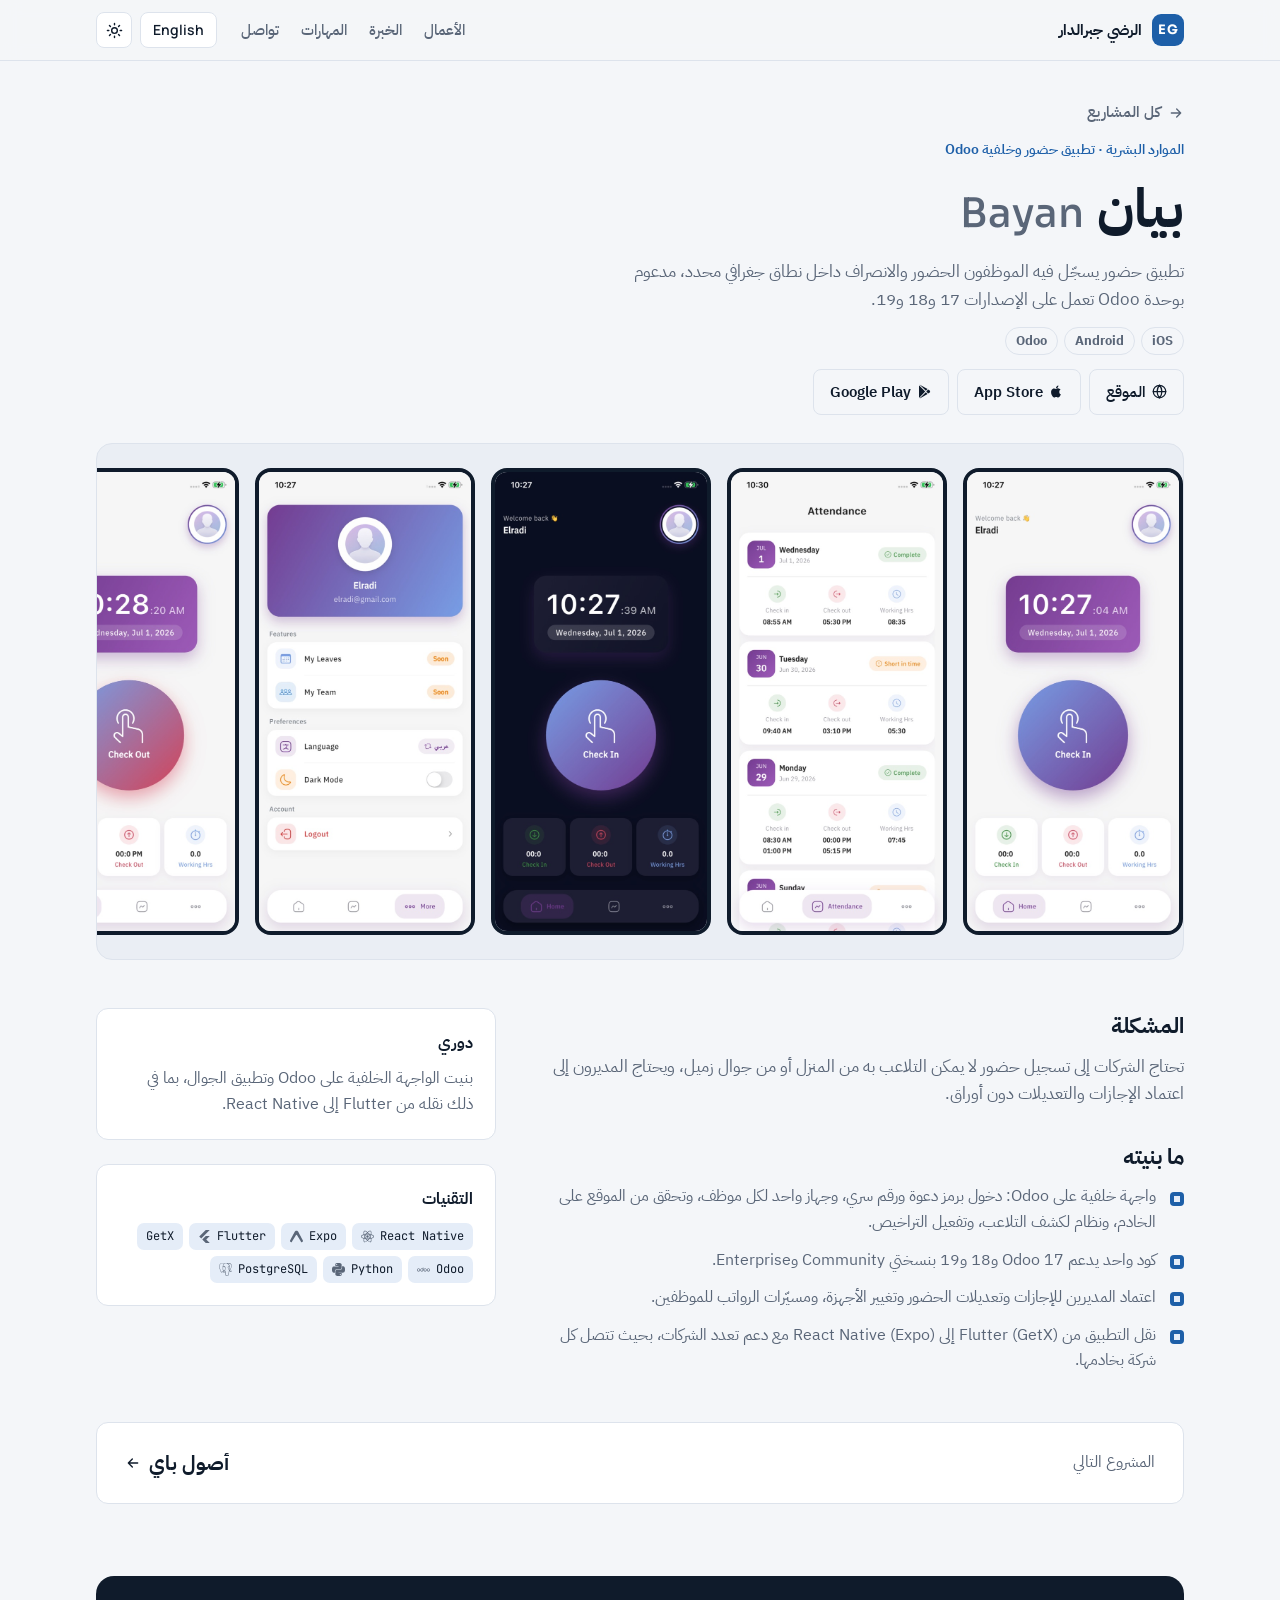
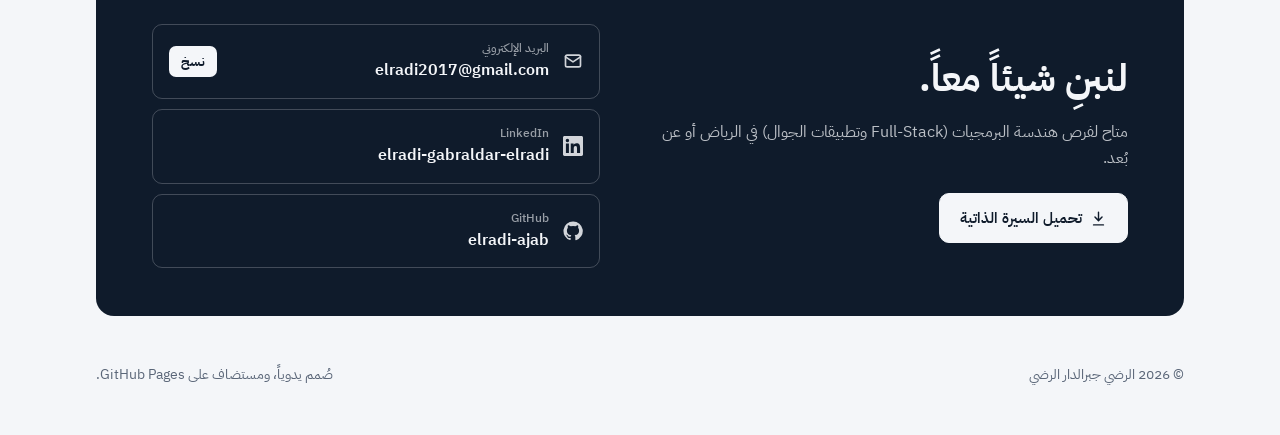
<file: ar/projects/bayan.html>
<!doctype html>
<html lang="ar" dir="rtl">
<head>
<meta charset="utf-8">
<meta name="viewport" content="width=device-width, initial-scale=1, viewport-fit=cover">
<meta name="theme-color" content="#0b121c">
<title>بيان · الرضي جبرالدار الرضي</title>
<meta name="description" content="تطبيق حضور يسجّل فيه الموظفون الحضور والانصراف داخل نطاق جغرافي محدد، مدعوم بوحدة Odoo تعمل على الإصدارات 17 و18 و19.">
<link rel="alternate" hreflang="en" href="../../projects/bayan.html">
<link rel="preconnect" href="https://fonts.googleapis.com">
<link rel="preconnect" href="https://fonts.gstatic.com" crossorigin>
<link rel="stylesheet" href="https://fonts.googleapis.com/css2?family=Sora:wght@500;600;700&family=Manrope:wght@400;500;600;700&family=JetBrains+Mono:wght@400;500&family=IBM+Plex+Sans+Arabic:wght@400;500;600;700&display=swap">
<link rel="stylesheet" href="../../assets/style.css">
<script>(function(){try{var m=localStorage.getItem('theme');if(m==='dark'||m==='light')document.documentElement.setAttribute('data-theme',m);}catch(e){}})();</script>
<script>window.BASE="../../";window.I18N={"link_website": "الموقع", "link_appStore": "App Store", "link_googlePlay": "Google Play", "link_github": "الكود", "link_demo": "عرض تجريبي", "copy": "نسخ", "copied": "تم النسخ"};</script>
</head>
<body>
<header class="bar">
  <div class="wrap bar-in">
    <a class="mark" href="../index.html"><span class="mono">EG</span><span>الرضي جبرالدار</span></a>
    <nav class="nav" aria-label="Sections"><a href="../index.html#work">الأعمال</a><a href="../index.html#experience">الخبرة</a><a href="../index.html#skills">المهارات</a><a href="../index.html#contact">تواصل</a></nav>
    <div class="tools">
      <a class="lang" href="../../projects/bayan.html" hreflang="en" lang="en">English</a>
      <button class="theme" id="theme-toggle" type="button" aria-label="تبديل الوضع الفاتح أو الداكن" title="تبديل الوضع الفاتح أو الداكن"><svg viewBox="0 0 24 24" fill="none" stroke="currentColor" stroke-width="2" stroke-linecap="round" aria-hidden="true"><circle cx="12" cy="12" r="4"/><path d="M12 2v2M12 20v2M4.9 4.9l1.4 1.4M17.7 17.7l1.4 1.4M2 12h2M20 12h2M4.9 19.1l1.4-1.4M17.7 6.3l1.4-1.4"/></svg><svg viewBox="0 0 24 24" fill="none" stroke="currentColor" stroke-width="2" stroke-linecap="round" stroke-linejoin="round" aria-hidden="true"><path d="M21 12.8A9 9 0 1 1 11.2 3a7 7 0 0 0 9.8 9.8z"/></svg></button>
    </div>
  </div>
</header>
<main>
<section class="wrap phero">
  <a class="back" href="../index.html#work"><svg class="arr" viewBox="0 0 24 24" fill="none" stroke="currentColor" stroke-width="2" stroke-linecap="round" stroke-linejoin="round" aria-hidden="true"><path d="M5 12h14M13 6l6 6-6 6"/></svg>كل المشاريع</a>
  <p class="cat">الموارد البشرية · تطبيق حضور وخلفية Odoo</p>
  <h1>بيان <span class="alt" lang="en">Bayan</span></h1>
  <p class="lede">تطبيق حضور يسجّل فيه الموظفون الحضور والانصراف داخل نطاق جغرافي محدد، مدعوم بوحدة Odoo تعمل على الإصدارات 17 و18 و19.</p>
  <div class="plats"><span>iOS</span><span>Android</span><span>Odoo</span></div>
  <div class="links big" data-links="bayan"></div>
</section>
<section class="wrap">
  <div class="gallery" data-media="bayan" data-type="phone" data-max="99" data-gallery="1"><div class="ph">
      <span class="ph-name">بيان</span>
      <span class="ph-alt" lang="en">Bayan</span>
      <span class="ph-icons"><svg class="ph-i" viewBox="0 0 24 24" aria-hidden="true"><path d="M14.23 12.004a2.236 2.236 0 0 1-2.235 2.236 2.236 2.236 0 0 1-2.236-2.236 2.236 2.236 0 0 1 2.235-2.236 2.236 2.236 0 0 1 2.236 2.236zm2.648-10.69c-1.346 0-3.107.96-4.888 2.622-1.78-1.653-3.542-2.602-4.887-2.602-.41 0-.783.093-1.106.278-1.375.793-1.683 3.264-.973 6.365C1.98 8.917 0 10.42 0 12.004c0 1.59 1.99 3.097 5.043 4.03-.704 3.113-.39 5.588.988 6.38.32.187.69.275 1.102.275 1.345 0 3.107-.96 4.888-2.624 1.78 1.654 3.542 2.603 4.887 2.603.41 0 .783-.09 1.106-.275 1.374-.792 1.683-3.263.973-6.365C22.02 15.096 24 13.59 24 12.004c0-1.59-1.99-3.097-5.043-4.032.704-3.11.39-5.587-.988-6.38-.318-.184-.688-.277-1.092-.278zm-.005 1.09v.006c.225 0 .406.044.558.127.666.382.955 1.835.73 3.704-.054.46-.142.945-.25 1.44-.96-.236-2.006-.417-3.107-.534-.66-.905-1.345-1.727-2.035-2.447 1.592-1.48 3.087-2.292 4.105-2.295zm-9.77.02c1.012 0 2.514.808 4.11 2.28-.686.72-1.37 1.537-2.02 2.442-1.107.117-2.154.298-3.113.538-.112-.49-.195-.964-.254-1.42-.23-1.868.054-3.32.714-3.707.19-.09.4-.127.563-.132zm4.882 3.05c.455.468.91.992 1.36 1.564-.44-.02-.89-.034-1.345-.034-.46 0-.915.01-1.36.034.44-.572.895-1.096 1.345-1.565zM12 8.1c.74 0 1.477.034 2.202.093.406.582.802 1.203 1.183 1.86.372.64.71 1.29 1.018 1.946-.308.655-.646 1.31-1.013 1.95-.38.66-.773 1.288-1.18 1.87-.728.063-1.466.098-2.21.098-.74 0-1.477-.035-2.202-.093-.406-.582-.802-1.204-1.183-1.86-.372-.64-.71-1.29-1.018-1.946.303-.657.646-1.313 1.013-1.954.38-.66.773-1.286 1.18-1.868.728-.064 1.466-.098 2.21-.098zm-3.635.254c-.24.377-.48.763-.704 1.16-.225.39-.435.782-.635 1.174-.265-.656-.49-1.31-.676-1.947.64-.15 1.315-.283 2.015-.386zm7.26 0c.695.103 1.365.23 2.006.387-.18.632-.405 1.282-.66 1.933-.2-.39-.41-.783-.64-1.174-.225-.392-.465-.774-.705-1.146zm3.063.675c.484.15.944.317 1.375.498 1.732.74 2.852 1.708 2.852 2.476-.005.768-1.125 1.74-2.857 2.475-.42.18-.88.342-1.355.493-.28-.958-.646-1.956-1.1-2.98.45-1.017.81-2.01 1.085-2.964zm-13.395.004c.278.96.645 1.957 1.1 2.98-.45 1.017-.812 2.01-1.086 2.964-.484-.15-.944-.318-1.37-.5-1.732-.737-2.852-1.706-2.852-2.474 0-.768 1.12-1.742 2.852-2.476.42-.18.88-.342 1.356-.494zm11.678 4.28c.265.657.49 1.312.676 1.948-.64.157-1.316.29-2.016.39.24-.375.48-.762.705-1.158.225-.39.435-.788.636-1.18zm-9.945.02c.2.392.41.783.64 1.175.23.39.465.772.705 1.143-.695-.102-1.365-.23-2.006-.386.18-.63.406-1.282.66-1.933zM17.92 16.32c.112.493.2.968.254 1.423.23 1.868-.054 3.32-.714 3.708-.147.09-.338.128-.563.128-1.012 0-2.514-.807-4.11-2.28.686-.72 1.37-1.536 2.02-2.44 1.107-.118 2.154-.3 3.113-.54zm-11.83.01c.96.234 2.006.415 3.107.532.66.905 1.345 1.727 2.035 2.446-1.595 1.483-3.092 2.295-4.11 2.295-.22-.005-.406-.05-.553-.132-.666-.38-.955-1.834-.73-3.703.054-.46.142-.944.25-1.438zm4.56.64c.44.02.89.034 1.345.034.46 0 .915-.01 1.36-.034-.44.572-.895 1.095-1.345 1.565-.455-.47-.91-.993-1.36-1.565z"/></svg><svg class="ph-i" viewBox="0 0 24 24" aria-hidden="true"><path d="M0 20.084c.043.53.23 1.063.718 1.778.58.849 1.576 1.315 2.303.567.49-.505 5.794-9.776 8.35-13.29a.761.761 0 011.248 0c2.556 3.514 7.86 12.785 8.35 13.29.727.748 1.723.282 2.303-.567.57-.835.728-1.42.728-2.046 0-.426-8.26-15.798-9.092-17.078-.8-1.23-1.044-1.498-2.397-1.542h-1.032c-1.353.044-1.597.311-2.398 1.542C8.267 3.991.33 18.758 0 19.77Z"/></svg><svg class="ph-i" viewBox="0 0 24 24" aria-hidden="true"><path d="M14.314 0L2.3 12 6 15.7 21.684.013h-7.357zm.014 11.072L7.857 17.53l6.47 6.47H21.7l-6.46-6.468 6.46-6.46h-7.37z"/></svg><svg class="ph-i" viewBox="0 0 24 24" aria-hidden="true"><path d="M21.1002 15.7957c-1.6015 0-2.8997-1.2983-2.8997-2.8998s1.2983-2.8997 2.8997-2.8997c1.6015 0 2.8998 1.2982 2.8998 2.8997 0 1.5999-1.2979 2.8998-2.8998 2.8998zm0-1.2c.9388.0006 1.7003-.7601 1.7008-1.6989.0004-.9388-.7602-1.7003-1.699-1.7007h-.0018c-.9388.0004-1.6994.7619-1.699 1.7007.0005.9381.761 1.6985 1.699 1.699zm-6.0655 1.2c-1.6014 0-2.8997-1.2983-2.8997-2.8998s1.2983-2.8997 2.8997-2.8997c1.6015 0 2.8998 1.2982 2.8998 2.8997 0 1.5999-1.2999 2.8998-2.8998 2.8998zm0-1.2c.9389.0006 1.7003-.7601 1.7008-1.6989.0005-.9388-.7602-1.7003-1.699-1.7007h-.0018c-.9388.0004-1.6994.7619-1.699 1.7007.0005.9381.761 1.6985 1.699 1.699zM11.865 12.858c0 1.6199-1.2979 2.9378-2.8977 2.9378s-2.8998-1.314-2.8998-2.9358 1.1799-2.8597 2.8998-2.8597c.6359 0 1.2239.134 1.6998.484v-1.68a.6.6 0 0 1 1.2 0v4.0537h-.002zm-2.8977 1.7399c.9388.0005 1.7002-.7602 1.7007-1.699.0005-.9388-.7602-1.7003-1.699-1.7007h-.0017c-.9389.0004-1.6995.7619-1.699 1.7007.0004.9381.7608 1.6985 1.699 1.699zm-6.0675 1.1979C1.2983 15.7957 0 14.4974 0 12.8959s1.2983-2.8997 2.8998-2.8997 2.8997 1.2982 2.8997 2.8997c0 1.5999-1.2999 2.8998-2.8997 2.8998zm0-1.2c.9388.0006 1.7002-.7601 1.7007-1.699.0005-.9387-.7602-1.7002-1.699-1.7006h-.0017c-.9388.0004-1.6995.7619-1.699 1.7007.0004.9381.7608 1.6985 1.699 1.699z"/></svg><svg class="ph-i" viewBox="0 0 24 24" aria-hidden="true"><path d="M14.25.18l.9.2.73.26.59.3.45.32.34.34.25.34.16.33.1.3.04.26.02.2-.01.13V8.5l-.05.63-.13.55-.21.46-.26.38-.3.31-.33.25-.35.19-.35.14-.33.1-.3.07-.26.04-.21.02H8.77l-.69.05-.59.14-.5.22-.41.27-.33.32-.27.35-.2.36-.15.37-.1.35-.07.32-.04.27-.02.21v3.06H3.17l-.21-.03-.28-.07-.32-.12-.35-.18-.36-.26-.36-.36-.35-.46-.32-.59-.28-.73-.21-.88-.14-1.05-.05-1.23.06-1.22.16-1.04.24-.87.32-.71.36-.57.4-.44.42-.33.42-.24.4-.16.36-.1.32-.05.24-.01h.16l.06.01h8.16v-.83H6.18l-.01-2.75-.02-.37.05-.34.11-.31.17-.28.25-.26.31-.23.38-.2.44-.18.51-.15.58-.12.64-.1.71-.06.77-.04.84-.02 1.27.05zm-6.3 1.98l-.23.33-.08.41.08.41.23.34.33.22.41.09.41-.09.33-.22.23-.34.08-.41-.08-.41-.23-.33-.33-.22-.41-.09-.41.09zm13.09 3.95l.28.06.32.12.35.18.36.27.36.35.35.47.32.59.28.73.21.88.14 1.04.05 1.23-.06 1.23-.16 1.04-.24.86-.32.71-.36.57-.4.45-.42.33-.42.24-.4.16-.36.09-.32.05-.24.02-.16-.01h-8.22v.82h5.84l.01 2.76.02.36-.05.34-.11.31-.17.29-.25.25-.31.24-.38.2-.44.17-.51.15-.58.13-.64.09-.71.07-.77.04-.84.01-1.27-.04-1.07-.14-.9-.2-.73-.25-.59-.3-.45-.33-.34-.34-.25-.34-.16-.33-.1-.3-.04-.25-.02-.2.01-.13v-5.34l.05-.64.13-.54.21-.46.26-.38.3-.32.33-.24.35-.2.35-.14.33-.1.3-.06.26-.04.21-.02.13-.01h5.84l.69-.05.59-.14.5-.21.41-.28.33-.32.27-.35.2-.36.15-.36.1-.35.07-.32.04-.28.02-.21V6.07h2.09l.14.01zm-6.47 14.25l-.23.33-.08.41.08.41.23.33.33.23.41.08.41-.08.33-.23.23-.33.08-.41-.08-.41-.23-.33-.33-.23-.41-.08-.41.08z"/></svg></span>
    </div></div>
</section>
<section class="wrap pgrid">
  <div class="pmain">
    <h2>المشكلة</h2><p>تحتاج الشركات إلى تسجيل حضور لا يمكن التلاعب به من المنزل أو من جوال زميل، ويحتاج المديرون إلى اعتماد الإجازات والتعديلات دون أوراق.</p>
    <h2>ما بنيته</h2><ul class="ticks"><li>واجهة خلفية على Odoo: دخول برمز دعوة ورقم سري، وجهاز واحد لكل موظف، وتحقق من الموقع على الخادم، ونظام لكشف التلاعب، وتفعيل التراخيص.</li><li>كود واحد يدعم Odoo 17 و18 و19 بنسختي Community وEnterprise.</li><li>اعتماد المديرين للإجازات وتعديلات الحضور وتغيير الأجهزة، ومسيّرات الرواتب للموظفين.</li><li>نقل التطبيق من Flutter (GetX) إلى React Native (Expo) مع دعم تعدد الشركات، بحيث تتصل كل شركة بخادمها.</li></ul>
  </div>
  <aside class="pside">
    <div><h3>دوري</h3><p>بنيت الواجهة الخلفية على Odoo وتطبيق الجوال، بما في ذلك نقله من Flutter إلى React Native.</p></div>
    <div><h3>التقنيات</h3><div class="stack"><span><svg class="ti" viewBox="0 0 24 24" aria-hidden="true"><path d="M14.23 12.004a2.236 2.236 0 0 1-2.235 2.236 2.236 2.236 0 0 1-2.236-2.236 2.236 2.236 0 0 1 2.235-2.236 2.236 2.236 0 0 1 2.236 2.236zm2.648-10.69c-1.346 0-3.107.96-4.888 2.622-1.78-1.653-3.542-2.602-4.887-2.602-.41 0-.783.093-1.106.278-1.375.793-1.683 3.264-.973 6.365C1.98 8.917 0 10.42 0 12.004c0 1.59 1.99 3.097 5.043 4.03-.704 3.113-.39 5.588.988 6.38.32.187.69.275 1.102.275 1.345 0 3.107-.96 4.888-2.624 1.78 1.654 3.542 2.603 4.887 2.603.41 0 .783-.09 1.106-.275 1.374-.792 1.683-3.263.973-6.365C22.02 15.096 24 13.59 24 12.004c0-1.59-1.99-3.097-5.043-4.032.704-3.11.39-5.587-.988-6.38-.318-.184-.688-.277-1.092-.278zm-.005 1.09v.006c.225 0 .406.044.558.127.666.382.955 1.835.73 3.704-.054.46-.142.945-.25 1.44-.96-.236-2.006-.417-3.107-.534-.66-.905-1.345-1.727-2.035-2.447 1.592-1.48 3.087-2.292 4.105-2.295zm-9.77.02c1.012 0 2.514.808 4.11 2.28-.686.72-1.37 1.537-2.02 2.442-1.107.117-2.154.298-3.113.538-.112-.49-.195-.964-.254-1.42-.23-1.868.054-3.32.714-3.707.19-.09.4-.127.563-.132zm4.882 3.05c.455.468.91.992 1.36 1.564-.44-.02-.89-.034-1.345-.034-.46 0-.915.01-1.36.034.44-.572.895-1.096 1.345-1.565zM12 8.1c.74 0 1.477.034 2.202.093.406.582.802 1.203 1.183 1.86.372.64.71 1.29 1.018 1.946-.308.655-.646 1.31-1.013 1.95-.38.66-.773 1.288-1.18 1.87-.728.063-1.466.098-2.21.098-.74 0-1.477-.035-2.202-.093-.406-.582-.802-1.204-1.183-1.86-.372-.64-.71-1.29-1.018-1.946.303-.657.646-1.313 1.013-1.954.38-.66.773-1.286 1.18-1.868.728-.064 1.466-.098 2.21-.098zm-3.635.254c-.24.377-.48.763-.704 1.16-.225.39-.435.782-.635 1.174-.265-.656-.49-1.31-.676-1.947.64-.15 1.315-.283 2.015-.386zm7.26 0c.695.103 1.365.23 2.006.387-.18.632-.405 1.282-.66 1.933-.2-.39-.41-.783-.64-1.174-.225-.392-.465-.774-.705-1.146zm3.063.675c.484.15.944.317 1.375.498 1.732.74 2.852 1.708 2.852 2.476-.005.768-1.125 1.74-2.857 2.475-.42.18-.88.342-1.355.493-.28-.958-.646-1.956-1.1-2.98.45-1.017.81-2.01 1.085-2.964zm-13.395.004c.278.96.645 1.957 1.1 2.98-.45 1.017-.812 2.01-1.086 2.964-.484-.15-.944-.318-1.37-.5-1.732-.737-2.852-1.706-2.852-2.474 0-.768 1.12-1.742 2.852-2.476.42-.18.88-.342 1.356-.494zm11.678 4.28c.265.657.49 1.312.676 1.948-.64.157-1.316.29-2.016.39.24-.375.48-.762.705-1.158.225-.39.435-.788.636-1.18zm-9.945.02c.2.392.41.783.64 1.175.23.39.465.772.705 1.143-.695-.102-1.365-.23-2.006-.386.18-.63.406-1.282.66-1.933zM17.92 16.32c.112.493.2.968.254 1.423.23 1.868-.054 3.32-.714 3.708-.147.09-.338.128-.563.128-1.012 0-2.514-.807-4.11-2.28.686-.72 1.37-1.536 2.02-2.44 1.107-.118 2.154-.3 3.113-.54zm-11.83.01c.96.234 2.006.415 3.107.532.66.905 1.345 1.727 2.035 2.446-1.595 1.483-3.092 2.295-4.11 2.295-.22-.005-.406-.05-.553-.132-.666-.38-.955-1.834-.73-3.703.054-.46.142-.944.25-1.438zm4.56.64c.44.02.89.034 1.345.034.46 0 .915-.01 1.36-.034-.44.572-.895 1.095-1.345 1.565-.455-.47-.91-.993-1.36-1.565z"/></svg>React Native</span><span><svg class="ti" viewBox="0 0 24 24" aria-hidden="true"><path d="M0 20.084c.043.53.23 1.063.718 1.778.58.849 1.576 1.315 2.303.567.49-.505 5.794-9.776 8.35-13.29a.761.761 0 011.248 0c2.556 3.514 7.86 12.785 8.35 13.29.727.748 1.723.282 2.303-.567.57-.835.728-1.42.728-2.046 0-.426-8.26-15.798-9.092-17.078-.8-1.23-1.044-1.498-2.397-1.542h-1.032c-1.353.044-1.597.311-2.398 1.542C8.267 3.991.33 18.758 0 19.77Z"/></svg>Expo</span><span><svg class="ti" viewBox="0 0 24 24" aria-hidden="true"><path d="M14.314 0L2.3 12 6 15.7 21.684.013h-7.357zm.014 11.072L7.857 17.53l6.47 6.47H21.7l-6.46-6.468 6.46-6.46h-7.37z"/></svg>Flutter</span><span>GetX</span><span><svg class="ti" viewBox="0 0 24 24" aria-hidden="true"><path d="M21.1002 15.7957c-1.6015 0-2.8997-1.2983-2.8997-2.8998s1.2983-2.8997 2.8997-2.8997c1.6015 0 2.8998 1.2982 2.8998 2.8997 0 1.5999-1.2979 2.8998-2.8998 2.8998zm0-1.2c.9388.0006 1.7003-.7601 1.7008-1.6989.0004-.9388-.7602-1.7003-1.699-1.7007h-.0018c-.9388.0004-1.6994.7619-1.699 1.7007.0005.9381.761 1.6985 1.699 1.699zm-6.0655 1.2c-1.6014 0-2.8997-1.2983-2.8997-2.8998s1.2983-2.8997 2.8997-2.8997c1.6015 0 2.8998 1.2982 2.8998 2.8997 0 1.5999-1.2999 2.8998-2.8998 2.8998zm0-1.2c.9389.0006 1.7003-.7601 1.7008-1.6989.0005-.9388-.7602-1.7003-1.699-1.7007h-.0018c-.9388.0004-1.6994.7619-1.699 1.7007.0005.9381.761 1.6985 1.699 1.699zM11.865 12.858c0 1.6199-1.2979 2.9378-2.8977 2.9378s-2.8998-1.314-2.8998-2.9358 1.1799-2.8597 2.8998-2.8597c.6359 0 1.2239.134 1.6998.484v-1.68a.6.6 0 0 1 1.2 0v4.0537h-.002zm-2.8977 1.7399c.9388.0005 1.7002-.7602 1.7007-1.699.0005-.9388-.7602-1.7003-1.699-1.7007h-.0017c-.9389.0004-1.6995.7619-1.699 1.7007.0004.9381.7608 1.6985 1.699 1.699zm-6.0675 1.1979C1.2983 15.7957 0 14.4974 0 12.8959s1.2983-2.8997 2.8998-2.8997 2.8997 1.2982 2.8997 2.8997c0 1.5999-1.2999 2.8998-2.8997 2.8998zm0-1.2c.9388.0006 1.7002-.7601 1.7007-1.699.0005-.9387-.7602-1.7002-1.699-1.7006h-.0017c-.9388.0004-1.6995.7619-1.699 1.7007.0004.9381.7608 1.6985 1.699 1.699z"/></svg>Odoo</span><span><svg class="ti" viewBox="0 0 24 24" aria-hidden="true"><path d="M14.25.18l.9.2.73.26.59.3.45.32.34.34.25.34.16.33.1.3.04.26.02.2-.01.13V8.5l-.05.63-.13.55-.21.46-.26.38-.3.31-.33.25-.35.19-.35.14-.33.1-.3.07-.26.04-.21.02H8.77l-.69.05-.59.14-.5.22-.41.27-.33.32-.27.35-.2.36-.15.37-.1.35-.07.32-.04.27-.02.21v3.06H3.17l-.21-.03-.28-.07-.32-.12-.35-.18-.36-.26-.36-.36-.35-.46-.32-.59-.28-.73-.21-.88-.14-1.05-.05-1.23.06-1.22.16-1.04.24-.87.32-.71.36-.57.4-.44.42-.33.42-.24.4-.16.36-.1.32-.05.24-.01h.16l.06.01h8.16v-.83H6.18l-.01-2.75-.02-.37.05-.34.11-.31.17-.28.25-.26.31-.23.38-.2.44-.18.51-.15.58-.12.64-.1.71-.06.77-.04.84-.02 1.27.05zm-6.3 1.98l-.23.33-.08.41.08.41.23.34.33.22.41.09.41-.09.33-.22.23-.34.08-.41-.08-.41-.23-.33-.33-.22-.41-.09-.41.09zm13.09 3.95l.28.06.32.12.35.18.36.27.36.35.35.47.32.59.28.73.21.88.14 1.04.05 1.23-.06 1.23-.16 1.04-.24.86-.32.71-.36.57-.4.45-.42.33-.42.24-.4.16-.36.09-.32.05-.24.02-.16-.01h-8.22v.82h5.84l.01 2.76.02.36-.05.34-.11.31-.17.29-.25.25-.31.24-.38.2-.44.17-.51.15-.58.13-.64.09-.71.07-.77.04-.84.01-1.27-.04-1.07-.14-.9-.2-.73-.25-.59-.3-.45-.33-.34-.34-.25-.34-.16-.33-.1-.3-.04-.25-.02-.2.01-.13v-5.34l.05-.64.13-.54.21-.46.26-.38.3-.32.33-.24.35-.2.35-.14.33-.1.3-.06.26-.04.21-.02.13-.01h5.84l.69-.05.59-.14.5-.21.41-.28.33-.32.27-.35.2-.36.15-.36.1-.35.07-.32.04-.28.02-.21V6.07h2.09l.14.01zm-6.47 14.25l-.23.33-.08.41.08.41.23.33.33.23.41.08.41-.08.33-.23.23-.33.08-.41-.08-.41-.23-.33-.33-.23-.41-.08-.41.08z"/></svg>Python</span><span><svg class="ti" viewBox="0 0 24 24" aria-hidden="true"><path d="M23.5594 14.7228a.5269.5269 0 0 0-.0563-.1191c-.139-.2632-.4768-.3418-1.0074-.2321-1.6533.3411-2.2935.1312-2.5256-.0191 1.342-2.0482 2.445-4.522 3.0411-6.8297.2714-1.0507.7982-3.5237.1222-4.7316a1.5641 1.5641 0 0 0-.1509-.235C21.6931.9086 19.8007.0248 17.5099.0005c-1.4947-.0158-2.7705.3461-3.1161.4794a9.449 9.449 0 0 0-.5159-.0816 8.044 8.044 0 0 0-1.3114-.1278c-1.1822-.0184-2.2038.2642-3.0498.8406-.8573-.3211-4.7888-1.645-7.2219.0788C.9359 2.1526.3086 3.8733.4302 6.3043c.0409.818.5069 3.334 1.2423 5.7436.4598 1.5065.9387 2.7019 1.4334 3.582.553.9942 1.1259 1.5933 1.7143 1.7895.4474.1491 1.1327.1441 1.8581-.7279.8012-.9635 1.5903-1.8258 1.9446-2.2069.4351.2355.9064.3625 1.39.3772a.0569.0569 0 0 0 .0004.0041 11.0312 11.0312 0 0 0-.2472.3054c-.3389.4302-.4094.5197-1.5002.7443-.3102.064-1.1344.2339-1.1464.8115-.0025.1224.0329.2309.0919.3268.2269.4231.9216.6097 1.015.6331 1.3345.3335 2.5044.092 3.3714-.6787-.017 2.231.0775 4.4174.3454 5.0874.2212.5529.7618 1.9045 2.4692 1.9043.2505 0 .5263-.0291.8296-.0941 1.7819-.3821 2.5557-1.1696 2.855-2.9059.1503-.8707.4016-2.8753.5388-4.1012.0169-.0703.0357-.1207.057-.1362.0007-.0005.0697-.0471.4272.0307a.3673.3673 0 0 0 .0443.0068l.2539.0223.0149.001c.8468.0384 1.9114-.1426 2.5312-.4308.6438-.2988 1.8057-1.0323 1.5951-1.6698zM2.371 11.8765c-.7435-2.4358-1.1779-4.8851-1.2123-5.5719-.1086-2.1714.4171-3.6829 1.5623-4.4927 1.8367-1.2986 4.8398-.5408 6.108-.13-.0032.0032-.0066.0061-.0098.0094-2.0238 2.044-1.9758 5.536-1.9708 5.7495-.0002.0823.0066.1989.0162.3593.0348.5873.0996 1.6804-.0735 2.9184-.1609 1.1504.1937 2.2764.9728 3.0892.0806.0841.1648.1631.2518.2374-.3468.3714-1.1004 1.1926-1.9025 2.1576-.5677.6825-.9597.5517-1.0886.5087-.3919-.1307-.813-.5871-1.2381-1.3223-.4796-.839-.9635-2.0317-1.4155-3.5126zm6.0072 5.0871c-.1711-.0428-.3271-.1132-.4322-.1772.0889-.0394.2374-.0902.4833-.1409 1.2833-.2641 1.4815-.4506 1.9143-1.0002.0992-.126.2116-.2687.3673-.4426a.3549.3549 0 0 0 .0737-.1298c.1708-.1513.2724-.1099.4369-.0417.156.0646.3078.26.3695.4752.0291.1016.0619.2945-.0452.4444-.9043 1.2658-2.2216 1.2494-3.1676 1.0128zm2.094-3.988-.0525.141c-.133.3566-.2567.6881-.3334 1.003-.6674-.0021-1.3168-.2872-1.8105-.8024-.6279-.6551-.9131-1.5664-.7825-2.5004.1828-1.3079.1153-2.4468.079-3.0586-.005-.0857-.0095-.1607-.0122-.2199.2957-.2621 1.6659-.9962 2.6429-.7724.4459.1022.7176.4057.8305.928.5846 2.7038.0774 3.8307-.3302 4.7363-.084.1866-.1633.3629-.2311.5454zm7.3637 4.5725c-.0169.1768-.0358.376-.0618.5959l-.146.4383a.3547.3547 0 0 0-.0182.1077c-.0059.4747-.054.6489-.115.8693-.0634.2292-.1353.4891-.1794 1.0575-.11 1.4143-.8782 2.2267-2.4172 2.5565-1.5155.3251-1.7843-.4968-2.0212-1.2217a6.5824 6.5824 0 0 0-.0769-.2266c-.2154-.5858-.1911-1.4119-.1574-2.5551.0165-.5612-.0249-1.9013-.3302-2.6462.0044-.2932.0106-.5909.019-.8918a.3529.3529 0 0 0-.0153-.1126 1.4927 1.4927 0 0 0-.0439-.208c-.1226-.4283-.4213-.7866-.7797-.9351-.1424-.059-.4038-.1672-.7178-.0869.067-.276.1831-.5875.309-.9249l.0529-.142c.0595-.16.134-.3257.213-.5012.4265-.9476 1.0106-2.2453.3766-5.1772-.2374-1.0981-1.0304-1.6343-2.2324-1.5098-.7207.0746-1.3799.3654-1.7088.5321a5.6716 5.6716 0 0 0-.1958.1041c.0918-1.1064.4386-3.1741 1.7357-4.4823a4.0306 4.0306 0 0 1 .3033-.276.3532.3532 0 0 0 .1447-.0644c.7524-.5706 1.6945-.8506 2.802-.8325.4091.0067.8017.0339 1.1742.081 1.939.3544 3.2439 1.4468 4.0359 2.3827.8143.9623 1.2552 1.9315 1.4312 2.4543-1.3232-.1346-2.2234.1268-2.6797.779-.9926 1.4189.543 4.1729 1.2811 5.4964.1353.2426.2522.4522.2889.5413.2403.5825.5515.9713.7787 1.2552.0696.087.1372.1714.1885.245-.4008.1155-1.1208.3825-1.0552 1.717-.0123.1563-.0423.4469-.0834.8148-.0461.2077-.0702.4603-.0994.7662zm.8905-1.6211c-.0405-.8316.2691-.9185.5967-1.0105a2.8566 2.8566 0 0 0 .135-.0406 1.202 1.202 0 0 0 .1342.103c.5703.3765 1.5823.4213 3.0068.1344-.2016.1769-.5189.3994-.9533.6011-.4098.1903-1.0957.333-1.7473.3636-.7197.0336-1.0859-.0807-1.1721-.151zm.5695-9.2712c-.0059.3508-.0542.6692-.1054 1.0017-.055.3576-.112.7274-.1264 1.1762-.0142.4368.0404.8909.0932 1.3301.1066.887.216 1.8003-.2075 2.7014a3.5272 3.5272 0 0 1-.1876-.3856c-.0527-.1276-.1669-.3326-.3251-.6162-.6156-1.1041-2.0574-3.6896-1.3193-4.7446.3795-.5427 1.3408-.5661 2.1781-.463zm.2284 7.0137a12.3762 12.3762 0 0 0-.0853-.1074l-.0355-.0444c.7262-1.1995.5842-2.3862.4578-3.4385-.0519-.4318-.1009-.8396-.0885-1.2226.0129-.4061.0666-.7543.1185-1.0911.0639-.415.1288-.8443.1109-1.3505.0134-.0531.0188-.1158.0118-.1902-.0457-.4855-.5999-1.938-1.7294-3.253-.6076-.7073-1.4896-1.4972-2.6889-2.0395.5251-.1066 1.2328-.2035 2.0244-.1859 2.0515.0456 3.6746.8135 4.8242 2.2824a.908.908 0 0 1 .0667.1002c.7231 1.3556-.2762 6.2751-2.9867 10.5405zm-8.8166-6.1162c-.025.1794-.3089.4225-.6211.4225a.5821.5821 0 0 1-.0809-.0056c-.1873-.026-.3765-.144-.5059-.3156-.0458-.0605-.1203-.178-.1055-.2844.0055-.0401.0261-.0985.0925-.1488.1182-.0894.3518-.1226.6096-.0867.3163.0441.6426.1938.6113.4186zm7.9305-.4114c.0111.0792-.049.201-.1531.3102-.0683.0717-.212.1961-.4079.2232a.5456.5456 0 0 1-.075.0052c-.2935 0-.5414-.2344-.5607-.3717-.024-.1765.2641-.3106.5611-.352.297-.0414.6111.0088.6356.1851z"/></svg>PostgreSQL</span></div></div>
  </aside>
</section>
<section class="wrap">
  <a class="nextp" href="osool-pay.html"><span>المشروع التالي</span><b>أصول باي <svg class="arr" viewBox="0 0 24 24" fill="none" stroke="currentColor" stroke-width="2" stroke-linecap="round" stroke-linejoin="round" aria-hidden="true"><path d="M5 12h14M13 6l6 6-6 6"/></svg></b></a>
</section>
<section id="contact" class="sec"><div class="wrap">
  <div class="contact">
    <div>
      <h2>لنبنِ شيئاً معاً.</h2>
      <p>متاح لفرص هندسة البرمجيات (Full-Stack وتطبيقات الجوال) في الرياض أو عن بُعد.</p>
      <a class="btn light" href="../../Elradi_Gabraldar_CV_AR.pdf" download><svg viewBox="0 0 24 24" fill="none" stroke="currentColor" stroke-width="2" stroke-linecap="round" stroke-linejoin="round" aria-hidden="true"><path d="M12 3v12M7 10l5 5 5-5M5 21h14"/></svg>تحميل السيرة الذاتية</a>
    </div>
    <div class="clist">
      <div class="citem"><svg viewBox="0 0 24 24" fill="none" stroke="currentColor" stroke-width="2" stroke-linecap="round" stroke-linejoin="round" aria-hidden="true"><rect x="3" y="5" width="18" height="14" rx="2"/><path d="m3 7 9 6 9-6"/></svg><div><span class="lbl">البريد الإلكتروني</span><a id="email" href="mailto:elradi2017@gmail.com" dir="ltr">elradi2017@gmail.com</a></div><button class="copy" id="copy-email" type="button">نسخ</button></div>
      <a class="citem" href="https://linkedin.com/in/elradi-gabraldar-elradi-086a53219" target="_blank" rel="noopener"><svg viewBox="0 0 24 24" fill="currentColor" aria-hidden="true"><path d="M20.4 20.5h-3.6v-5.6c0-1.3 0-3-1.8-3s-2.1 1.4-2.1 2.9v5.7H9.3V9h3.4v1.6h.1c.5-.9 1.6-1.8 3.4-1.8 3.6 0 4.3 2.4 4.3 5.5v6.2zM5.3 7.4a2.1 2.1 0 1 1 0-4.2 2.1 2.1 0 0 1 0 4.2zM7.1 20.5H3.5V9h3.6v11.5zM22.2 0H1.8C.8 0 0 .8 0 1.7v20.6c0 .9.8 1.7 1.8 1.7h20.4c1 0 1.8-.8 1.8-1.7V1.7C24 .8 23.2 0 22.2 0z"/></svg><div><span class="lbl">LinkedIn</span><span dir="ltr">elradi-gabraldar-elradi</span></div></a>
      <a class="citem" href="https://github.com/elradi-ajab" target="_blank" rel="noopener"><svg viewBox="0 0 24 24" fill="currentColor" aria-hidden="true"><path d="M12 .5a11.5 11.5 0 0 0-3.6 22.4c.6.1.8-.3.8-.6v-2c-3.2.7-3.9-1.5-3.9-1.5-.5-1.3-1.3-1.7-1.3-1.7-1-.7.1-.7.1-.7 1.2.1 1.8 1.2 1.8 1.2 1 1.8 2.7 1.3 3.4 1 .1-.8.4-1.3.7-1.6-2.6-.3-5.3-1.3-5.3-5.7 0-1.3.4-2.3 1.2-3.1-.1-.3-.5-1.5.1-3.1 0 0 1-.3 3.2 1.2a11 11 0 0 1 5.8 0C17 4.8 18 5.1 18 5.1c.6 1.6.2 2.8.1 3.1.8.8 1.2 1.9 1.2 3.1 0 4.4-2.7 5.4-5.3 5.7.4.4.8 1.1.8 2.2v3.2c0 .3.2.7.8.6A11.5 11.5 0 0 0 12 .5z"/></svg><div><span class="lbl">GitHub</span><span dir="ltr">elradi-ajab</span></div></a>
    </div>
  </div>
</div></section>
<footer class="wrap foot"><span>© <span id="yr">2026</span> الرضي جبرالدار الرضي</span><span>صُمم يدوياً، ومستضاف على GitHub Pages.</span></footer>
</main>
<dialog id="lightbox"><img alt=""><button type="button" class="lb-close" aria-label="Close">×</button></dialog>
<script src="../../assets/app.js"></script>
</body>
</html>
</file>
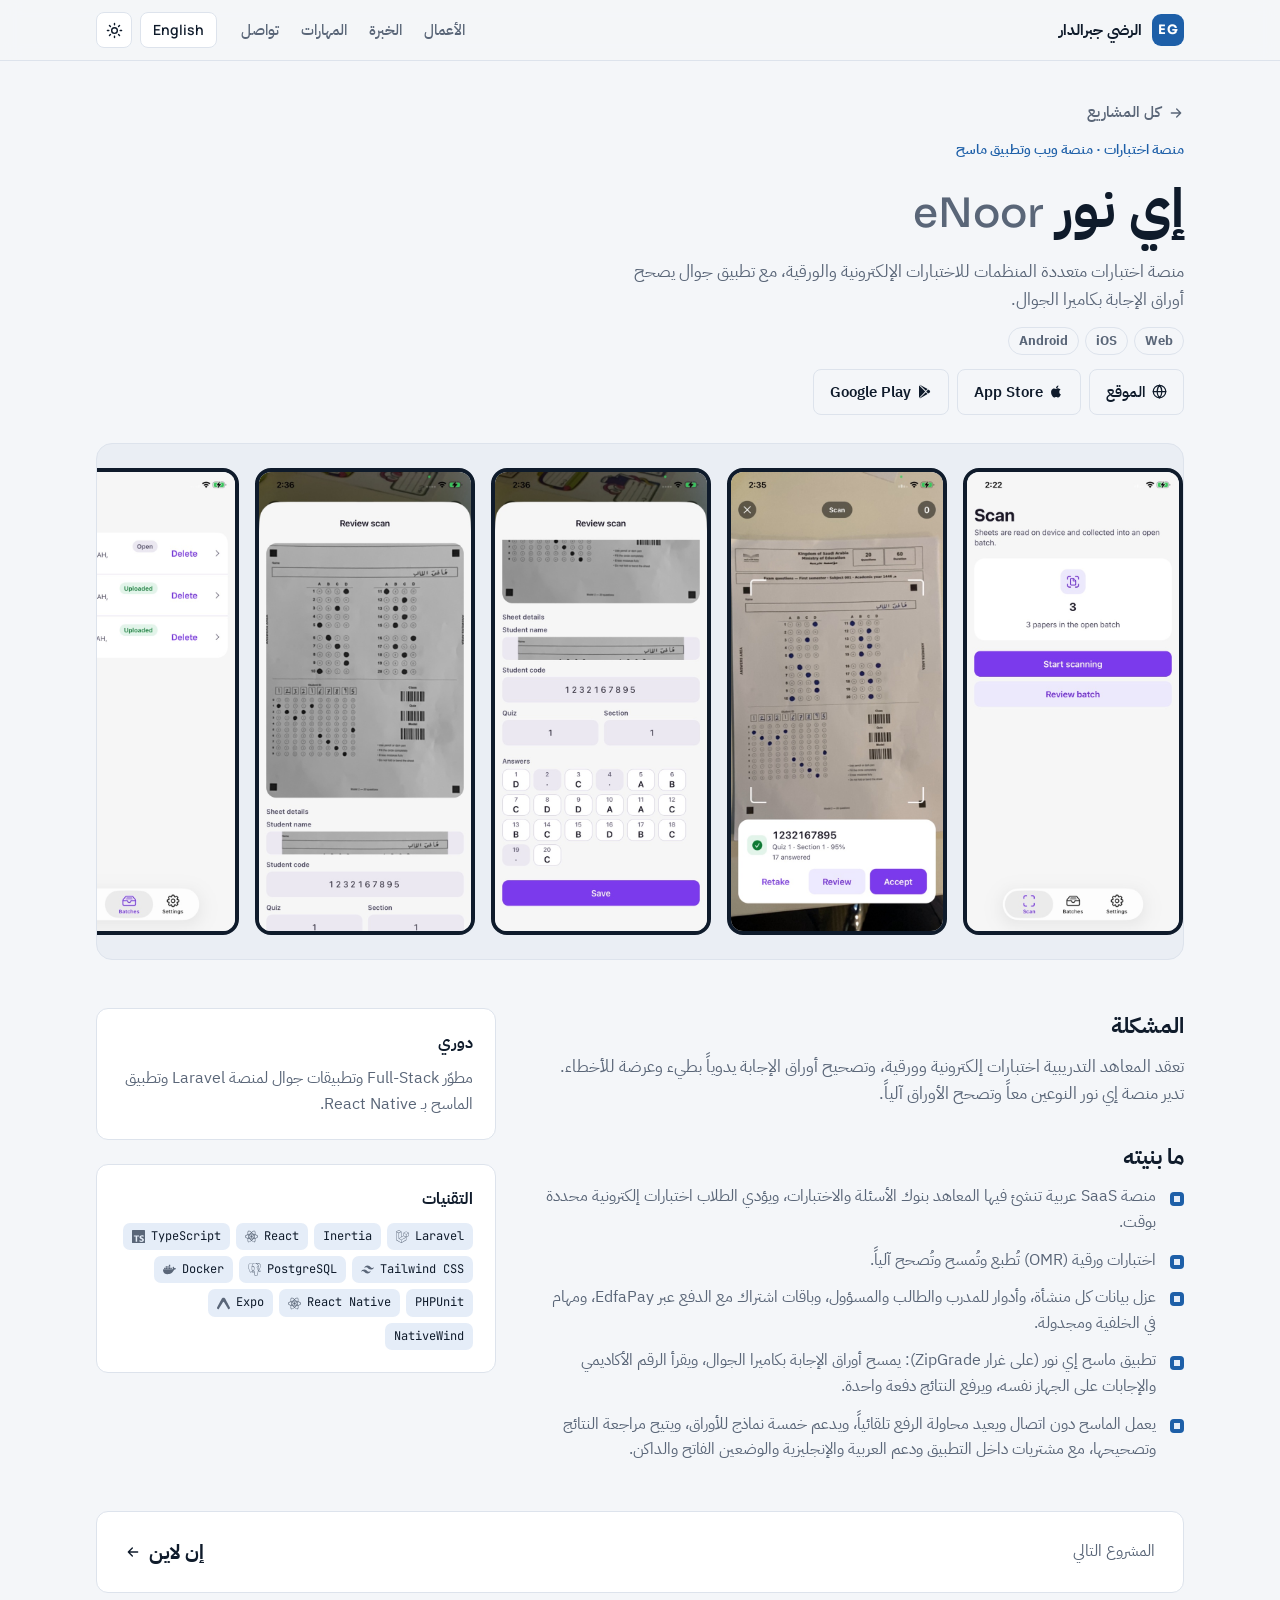
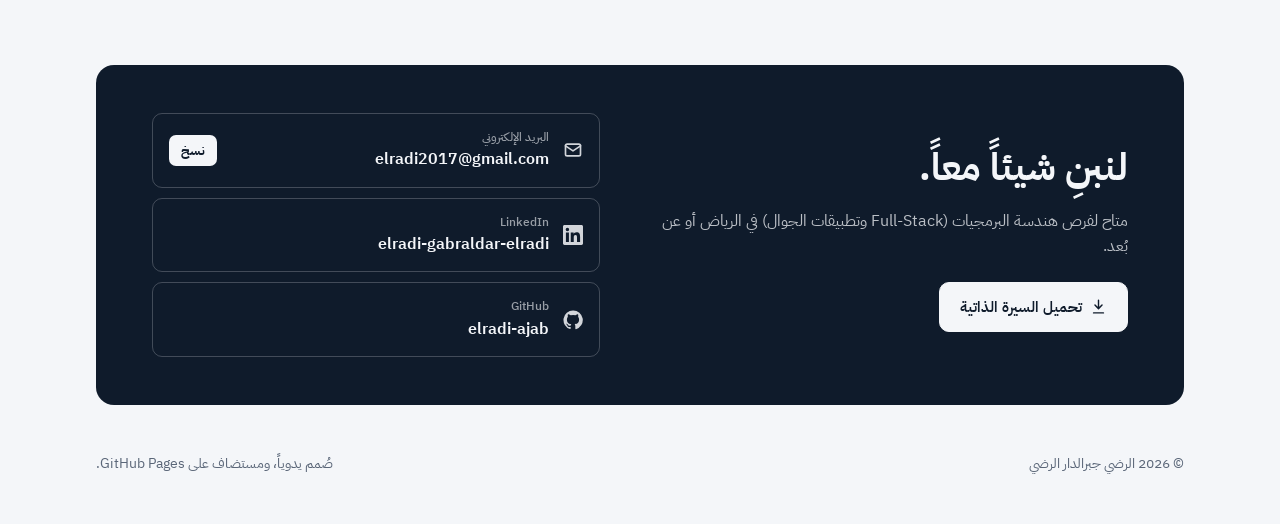
<file: ar/projects/enoor.html>
<!doctype html>
<html lang="ar" dir="rtl">
<head>
<meta charset="utf-8">
<meta name="viewport" content="width=device-width, initial-scale=1, viewport-fit=cover">
<meta name="theme-color" content="#0b121c">
<title>إي نور · الرضي جبرالدار الرضي</title>
<meta name="description" content="منصة اختبارات متعددة المنظمات للاختبارات الإلكترونية والورقية، مع تطبيق جوال يصحح أوراق الإجابة بكاميرا الجوال.">
<link rel="alternate" hreflang="en" href="../../projects/enoor.html">
<link rel="preconnect" href="https://fonts.googleapis.com">
<link rel="preconnect" href="https://fonts.gstatic.com" crossorigin>
<link rel="stylesheet" href="https://fonts.googleapis.com/css2?family=Sora:wght@500;600;700&family=Manrope:wght@400;500;600;700&family=JetBrains+Mono:wght@400;500&family=IBM+Plex+Sans+Arabic:wght@400;500;600;700&display=swap">
<link rel="stylesheet" href="../../assets/style.css">
<script>(function(){try{var m=localStorage.getItem('theme');if(m==='dark'||m==='light')document.documentElement.setAttribute('data-theme',m);}catch(e){}})();</script>
<script>window.BASE="../../";window.I18N={"link_website": "الموقع", "link_appStore": "App Store", "link_googlePlay": "Google Play", "link_github": "الكود", "link_demo": "عرض تجريبي", "copy": "نسخ", "copied": "تم النسخ"};</script>
</head>
<body>
<header class="bar">
  <div class="wrap bar-in">
    <a class="mark" href="../index.html"><span class="mono">EG</span><span>الرضي جبرالدار</span></a>
    <nav class="nav" aria-label="Sections"><a href="../index.html#work">الأعمال</a><a href="../index.html#experience">الخبرة</a><a href="../index.html#skills">المهارات</a><a href="../index.html#contact">تواصل</a></nav>
    <div class="tools">
      <a class="lang" href="../../projects/enoor.html" hreflang="en" lang="en">English</a>
      <button class="theme" id="theme-toggle" type="button" aria-label="تبديل الوضع الفاتح أو الداكن" title="تبديل الوضع الفاتح أو الداكن"><svg viewBox="0 0 24 24" fill="none" stroke="currentColor" stroke-width="2" stroke-linecap="round" aria-hidden="true"><circle cx="12" cy="12" r="4"/><path d="M12 2v2M12 20v2M4.9 4.9l1.4 1.4M17.7 17.7l1.4 1.4M2 12h2M20 12h2M4.9 19.1l1.4-1.4M17.7 6.3l1.4-1.4"/></svg><svg viewBox="0 0 24 24" fill="none" stroke="currentColor" stroke-width="2" stroke-linecap="round" stroke-linejoin="round" aria-hidden="true"><path d="M21 12.8A9 9 0 1 1 11.2 3a7 7 0 0 0 9.8 9.8z"/></svg></button>
    </div>
  </div>
</header>
<main>
<section class="wrap phero">
  <a class="back" href="../index.html#work"><svg class="arr" viewBox="0 0 24 24" fill="none" stroke="currentColor" stroke-width="2" stroke-linecap="round" stroke-linejoin="round" aria-hidden="true"><path d="M5 12h14M13 6l6 6-6 6"/></svg>كل المشاريع</a>
  <p class="cat">منصة اختبارات · منصة ويب وتطبيق ماسح</p>
  <h1>إي نور <span class="alt" lang="en">eNoor</span></h1>
  <p class="lede">منصة اختبارات متعددة المنظمات للاختبارات الإلكترونية والورقية، مع تطبيق جوال يصحح أوراق الإجابة بكاميرا الجوال.</p>
  <div class="plats"><span>Web</span><span>iOS</span><span>Android</span></div>
  <div class="links big" data-links="enoor enoor-scanner"></div>
</section>
<section class="wrap">
  <div class="gallery" data-media="enoor" data-type="phone" data-max="99" data-gallery="1"><div class="ph">
      <span class="ph-name">إي نور</span>
      <span class="ph-alt" lang="en">eNoor</span>
      <span class="ph-icons"><svg class="ph-i" viewBox="0 0 24 24" aria-hidden="true"><path d="M23.642 5.43a.364.364 0 01.014.1v5.149c0 .135-.073.26-.189.326l-4.323 2.49v4.934a.378.378 0 01-.188.326L9.93 23.949a.316.316 0 01-.066.027c-.008.002-.016.008-.024.01a.348.348 0 01-.192 0c-.011-.002-.02-.008-.03-.012-.02-.008-.042-.014-.062-.025L.533 18.755a.376.376 0 01-.189-.326V2.974c0-.033.005-.066.014-.098.003-.012.01-.02.014-.032a.369.369 0 01.023-.058c.004-.013.015-.022.023-.033l.033-.045c.012-.01.025-.018.037-.027.014-.012.027-.024.041-.034H.53L5.043.05a.375.375 0 01.375 0L9.93 2.647h.002c.015.01.027.021.04.033l.038.027c.013.014.02.03.033.045.008.011.02.021.025.033.01.02.017.038.024.058.003.011.01.021.013.032.01.031.014.064.014.098v9.652l3.76-2.164V5.527c0-.033.004-.066.013-.098.003-.01.01-.02.013-.032a.487.487 0 01.024-.059c.007-.012.018-.02.025-.033.012-.015.021-.03.033-.043.012-.012.025-.02.037-.028.014-.01.026-.023.041-.032h.001l4.513-2.598a.375.375 0 01.375 0l4.513 2.598c.016.01.027.021.042.031.012.01.025.018.036.028.013.014.022.03.034.044.008.012.019.021.024.033.011.02.018.04.024.06.006.01.012.021.015.032zm-.74 5.032V6.179l-1.578.908-2.182 1.256v4.283zm-4.51 7.75v-4.287l-2.147 1.225-6.126 3.498v4.325zM1.093 3.624v14.588l8.273 4.761v-4.325l-4.322-2.445-.002-.003H5.04c-.014-.01-.025-.021-.04-.031-.011-.01-.024-.018-.035-.027l-.001-.002c-.013-.012-.021-.025-.031-.04-.01-.011-.021-.022-.028-.036h-.002c-.008-.014-.013-.031-.02-.047-.006-.016-.014-.027-.018-.043a.49.49 0 01-.008-.057c-.002-.014-.006-.027-.006-.041V5.789l-2.18-1.257zM5.23.81L1.47 2.974l3.76 2.164 3.758-2.164zm1.956 13.505l2.182-1.256V3.624l-1.58.91-2.182 1.255v9.435zm11.581-10.95l-3.76 2.163 3.76 2.163 3.759-2.164zm-.376 4.978L16.21 7.087 14.63 6.18v4.283l2.182 1.256 1.58.908zm-8.65 9.654l5.514-3.148 2.756-1.572-3.757-2.163-4.323 2.489-3.941 2.27z"/></svg><svg class="ph-i" viewBox="0 0 24 24" aria-hidden="true"><path d="M14.23 12.004a2.236 2.236 0 0 1-2.235 2.236 2.236 2.236 0 0 1-2.236-2.236 2.236 2.236 0 0 1 2.235-2.236 2.236 2.236 0 0 1 2.236 2.236zm2.648-10.69c-1.346 0-3.107.96-4.888 2.622-1.78-1.653-3.542-2.602-4.887-2.602-.41 0-.783.093-1.106.278-1.375.793-1.683 3.264-.973 6.365C1.98 8.917 0 10.42 0 12.004c0 1.59 1.99 3.097 5.043 4.03-.704 3.113-.39 5.588.988 6.38.32.187.69.275 1.102.275 1.345 0 3.107-.96 4.888-2.624 1.78 1.654 3.542 2.603 4.887 2.603.41 0 .783-.09 1.106-.275 1.374-.792 1.683-3.263.973-6.365C22.02 15.096 24 13.59 24 12.004c0-1.59-1.99-3.097-5.043-4.032.704-3.11.39-5.587-.988-6.38-.318-.184-.688-.277-1.092-.278zm-.005 1.09v.006c.225 0 .406.044.558.127.666.382.955 1.835.73 3.704-.054.46-.142.945-.25 1.44-.96-.236-2.006-.417-3.107-.534-.66-.905-1.345-1.727-2.035-2.447 1.592-1.48 3.087-2.292 4.105-2.295zm-9.77.02c1.012 0 2.514.808 4.11 2.28-.686.72-1.37 1.537-2.02 2.442-1.107.117-2.154.298-3.113.538-.112-.49-.195-.964-.254-1.42-.23-1.868.054-3.32.714-3.707.19-.09.4-.127.563-.132zm4.882 3.05c.455.468.91.992 1.36 1.564-.44-.02-.89-.034-1.345-.034-.46 0-.915.01-1.36.034.44-.572.895-1.096 1.345-1.565zM12 8.1c.74 0 1.477.034 2.202.093.406.582.802 1.203 1.183 1.86.372.64.71 1.29 1.018 1.946-.308.655-.646 1.31-1.013 1.95-.38.66-.773 1.288-1.18 1.87-.728.063-1.466.098-2.21.098-.74 0-1.477-.035-2.202-.093-.406-.582-.802-1.204-1.183-1.86-.372-.64-.71-1.29-1.018-1.946.303-.657.646-1.313 1.013-1.954.38-.66.773-1.286 1.18-1.868.728-.064 1.466-.098 2.21-.098zm-3.635.254c-.24.377-.48.763-.704 1.16-.225.39-.435.782-.635 1.174-.265-.656-.49-1.31-.676-1.947.64-.15 1.315-.283 2.015-.386zm7.26 0c.695.103 1.365.23 2.006.387-.18.632-.405 1.282-.66 1.933-.2-.39-.41-.783-.64-1.174-.225-.392-.465-.774-.705-1.146zm3.063.675c.484.15.944.317 1.375.498 1.732.74 2.852 1.708 2.852 2.476-.005.768-1.125 1.74-2.857 2.475-.42.18-.88.342-1.355.493-.28-.958-.646-1.956-1.1-2.98.45-1.017.81-2.01 1.085-2.964zm-13.395.004c.278.96.645 1.957 1.1 2.98-.45 1.017-.812 2.01-1.086 2.964-.484-.15-.944-.318-1.37-.5-1.732-.737-2.852-1.706-2.852-2.474 0-.768 1.12-1.742 2.852-2.476.42-.18.88-.342 1.356-.494zm11.678 4.28c.265.657.49 1.312.676 1.948-.64.157-1.316.29-2.016.39.24-.375.48-.762.705-1.158.225-.39.435-.788.636-1.18zm-9.945.02c.2.392.41.783.64 1.175.23.39.465.772.705 1.143-.695-.102-1.365-.23-2.006-.386.18-.63.406-1.282.66-1.933zM17.92 16.32c.112.493.2.968.254 1.423.23 1.868-.054 3.32-.714 3.708-.147.09-.338.128-.563.128-1.012 0-2.514-.807-4.11-2.28.686-.72 1.37-1.536 2.02-2.44 1.107-.118 2.154-.3 3.113-.54zm-11.83.01c.96.234 2.006.415 3.107.532.66.905 1.345 1.727 2.035 2.446-1.595 1.483-3.092 2.295-4.11 2.295-.22-.005-.406-.05-.553-.132-.666-.38-.955-1.834-.73-3.703.054-.46.142-.944.25-1.438zm4.56.64c.44.02.89.034 1.345.034.46 0 .915-.01 1.36-.034-.44.572-.895 1.095-1.345 1.565-.455-.47-.91-.993-1.36-1.565z"/></svg><svg class="ph-i" viewBox="0 0 24 24" aria-hidden="true"><path d="M1.125 0C.502 0 0 .502 0 1.125v21.75C0 23.498.502 24 1.125 24h21.75c.623 0 1.125-.502 1.125-1.125V1.125C24 .502 23.498 0 22.875 0zm17.363 9.75c.612 0 1.154.037 1.627.111a6.38 6.38 0 0 1 1.306.34v2.458a3.95 3.95 0 0 0-.643-.361 5.093 5.093 0 0 0-.717-.26 5.453 5.453 0 0 0-1.426-.2c-.3 0-.573.028-.819.086a2.1 2.1 0 0 0-.623.242c-.17.104-.3.229-.393.374a.888.888 0 0 0-.14.49c0 .196.053.373.156.529.104.156.252.304.443.444s.423.276.696.41c.273.135.582.274.926.416.47.197.892.407 1.266.628.374.222.695.473.963.753.268.279.472.598.614.957.142.359.214.776.214 1.253 0 .657-.125 1.21-.373 1.656a3.033 3.033 0 0 1-1.012 1.085 4.38 4.38 0 0 1-1.487.596c-.566.12-1.163.18-1.79.18a9.916 9.916 0 0 1-1.84-.164 5.544 5.544 0 0 1-1.512-.493v-2.63a5.033 5.033 0 0 0 3.237 1.2c.333 0 .624-.03.872-.09.249-.06.456-.144.623-.25.166-.108.29-.234.373-.38a1.023 1.023 0 0 0-.074-1.089 2.12 2.12 0 0 0-.537-.5 5.597 5.597 0 0 0-.807-.444 27.72 27.72 0 0 0-1.007-.436c-.918-.383-1.602-.852-2.053-1.405-.45-.553-.676-1.222-.676-2.005 0-.614.123-1.141.369-1.582.246-.441.58-.804 1.004-1.089a4.494 4.494 0 0 1 1.47-.629 7.536 7.536 0 0 1 1.77-.201zm-15.113.188h9.563v2.166H9.506v9.646H6.789v-9.646H3.375z"/></svg><svg class="ph-i" viewBox="0 0 24 24" aria-hidden="true"><path d="M12.001,4.8c-3.2,0-5.2,1.6-6,4.8c1.2-1.6,2.6-2.2,4.2-1.8c0.913,0.228,1.565,0.89,2.288,1.624 C13.666,10.618,15.027,12,18.001,12c3.2,0,5.2-1.6,6-4.8c-1.2,1.6-2.6,2.2-4.2,1.8c-0.913-0.228-1.565-0.89-2.288-1.624 C16.337,6.182,14.976,4.8,12.001,4.8z M6.001,12c-3.2,0-5.2,1.6-6,4.8c1.2-1.6,2.6-2.2,4.2-1.8c0.913,0.228,1.565,0.89,2.288,1.624 c1.177,1.194,2.538,2.576,5.512,2.576c3.2,0,5.2-1.6,6-4.8c-1.2,1.6-2.6,2.2-4.2,1.8c-0.913-0.228-1.565-0.89-2.288-1.624 C10.337,13.382,8.976,12,6.001,12z"/></svg><svg class="ph-i" viewBox="0 0 24 24" aria-hidden="true"><path d="M23.5594 14.7228a.5269.5269 0 0 0-.0563-.1191c-.139-.2632-.4768-.3418-1.0074-.2321-1.6533.3411-2.2935.1312-2.5256-.0191 1.342-2.0482 2.445-4.522 3.0411-6.8297.2714-1.0507.7982-3.5237.1222-4.7316a1.5641 1.5641 0 0 0-.1509-.235C21.6931.9086 19.8007.0248 17.5099.0005c-1.4947-.0158-2.7705.3461-3.1161.4794a9.449 9.449 0 0 0-.5159-.0816 8.044 8.044 0 0 0-1.3114-.1278c-1.1822-.0184-2.2038.2642-3.0498.8406-.8573-.3211-4.7888-1.645-7.2219.0788C.9359 2.1526.3086 3.8733.4302 6.3043c.0409.818.5069 3.334 1.2423 5.7436.4598 1.5065.9387 2.7019 1.4334 3.582.553.9942 1.1259 1.5933 1.7143 1.7895.4474.1491 1.1327.1441 1.8581-.7279.8012-.9635 1.5903-1.8258 1.9446-2.2069.4351.2355.9064.3625 1.39.3772a.0569.0569 0 0 0 .0004.0041 11.0312 11.0312 0 0 0-.2472.3054c-.3389.4302-.4094.5197-1.5002.7443-.3102.064-1.1344.2339-1.1464.8115-.0025.1224.0329.2309.0919.3268.2269.4231.9216.6097 1.015.6331 1.3345.3335 2.5044.092 3.3714-.6787-.017 2.231.0775 4.4174.3454 5.0874.2212.5529.7618 1.9045 2.4692 1.9043.2505 0 .5263-.0291.8296-.0941 1.7819-.3821 2.5557-1.1696 2.855-2.9059.1503-.8707.4016-2.8753.5388-4.1012.0169-.0703.0357-.1207.057-.1362.0007-.0005.0697-.0471.4272.0307a.3673.3673 0 0 0 .0443.0068l.2539.0223.0149.001c.8468.0384 1.9114-.1426 2.5312-.4308.6438-.2988 1.8057-1.0323 1.5951-1.6698zM2.371 11.8765c-.7435-2.4358-1.1779-4.8851-1.2123-5.5719-.1086-2.1714.4171-3.6829 1.5623-4.4927 1.8367-1.2986 4.8398-.5408 6.108-.13-.0032.0032-.0066.0061-.0098.0094-2.0238 2.044-1.9758 5.536-1.9708 5.7495-.0002.0823.0066.1989.0162.3593.0348.5873.0996 1.6804-.0735 2.9184-.1609 1.1504.1937 2.2764.9728 3.0892.0806.0841.1648.1631.2518.2374-.3468.3714-1.1004 1.1926-1.9025 2.1576-.5677.6825-.9597.5517-1.0886.5087-.3919-.1307-.813-.5871-1.2381-1.3223-.4796-.839-.9635-2.0317-1.4155-3.5126zm6.0072 5.0871c-.1711-.0428-.3271-.1132-.4322-.1772.0889-.0394.2374-.0902.4833-.1409 1.2833-.2641 1.4815-.4506 1.9143-1.0002.0992-.126.2116-.2687.3673-.4426a.3549.3549 0 0 0 .0737-.1298c.1708-.1513.2724-.1099.4369-.0417.156.0646.3078.26.3695.4752.0291.1016.0619.2945-.0452.4444-.9043 1.2658-2.2216 1.2494-3.1676 1.0128zm2.094-3.988-.0525.141c-.133.3566-.2567.6881-.3334 1.003-.6674-.0021-1.3168-.2872-1.8105-.8024-.6279-.6551-.9131-1.5664-.7825-2.5004.1828-1.3079.1153-2.4468.079-3.0586-.005-.0857-.0095-.1607-.0122-.2199.2957-.2621 1.6659-.9962 2.6429-.7724.4459.1022.7176.4057.8305.928.5846 2.7038.0774 3.8307-.3302 4.7363-.084.1866-.1633.3629-.2311.5454zm7.3637 4.5725c-.0169.1768-.0358.376-.0618.5959l-.146.4383a.3547.3547 0 0 0-.0182.1077c-.0059.4747-.054.6489-.115.8693-.0634.2292-.1353.4891-.1794 1.0575-.11 1.4143-.8782 2.2267-2.4172 2.5565-1.5155.3251-1.7843-.4968-2.0212-1.2217a6.5824 6.5824 0 0 0-.0769-.2266c-.2154-.5858-.1911-1.4119-.1574-2.5551.0165-.5612-.0249-1.9013-.3302-2.6462.0044-.2932.0106-.5909.019-.8918a.3529.3529 0 0 0-.0153-.1126 1.4927 1.4927 0 0 0-.0439-.208c-.1226-.4283-.4213-.7866-.7797-.9351-.1424-.059-.4038-.1672-.7178-.0869.067-.276.1831-.5875.309-.9249l.0529-.142c.0595-.16.134-.3257.213-.5012.4265-.9476 1.0106-2.2453.3766-5.1772-.2374-1.0981-1.0304-1.6343-2.2324-1.5098-.7207.0746-1.3799.3654-1.7088.5321a5.6716 5.6716 0 0 0-.1958.1041c.0918-1.1064.4386-3.1741 1.7357-4.4823a4.0306 4.0306 0 0 1 .3033-.276.3532.3532 0 0 0 .1447-.0644c.7524-.5706 1.6945-.8506 2.802-.8325.4091.0067.8017.0339 1.1742.081 1.939.3544 3.2439 1.4468 4.0359 2.3827.8143.9623 1.2552 1.9315 1.4312 2.4543-1.3232-.1346-2.2234.1268-2.6797.779-.9926 1.4189.543 4.1729 1.2811 5.4964.1353.2426.2522.4522.2889.5413.2403.5825.5515.9713.7787 1.2552.0696.087.1372.1714.1885.245-.4008.1155-1.1208.3825-1.0552 1.717-.0123.1563-.0423.4469-.0834.8148-.0461.2077-.0702.4603-.0994.7662zm.8905-1.6211c-.0405-.8316.2691-.9185.5967-1.0105a2.8566 2.8566 0 0 0 .135-.0406 1.202 1.202 0 0 0 .1342.103c.5703.3765 1.5823.4213 3.0068.1344-.2016.1769-.5189.3994-.9533.6011-.4098.1903-1.0957.333-1.7473.3636-.7197.0336-1.0859-.0807-1.1721-.151zm.5695-9.2712c-.0059.3508-.0542.6692-.1054 1.0017-.055.3576-.112.7274-.1264 1.1762-.0142.4368.0404.8909.0932 1.3301.1066.887.216 1.8003-.2075 2.7014a3.5272 3.5272 0 0 1-.1876-.3856c-.0527-.1276-.1669-.3326-.3251-.6162-.6156-1.1041-2.0574-3.6896-1.3193-4.7446.3795-.5427 1.3408-.5661 2.1781-.463zm.2284 7.0137a12.3762 12.3762 0 0 0-.0853-.1074l-.0355-.0444c.7262-1.1995.5842-2.3862.4578-3.4385-.0519-.4318-.1009-.8396-.0885-1.2226.0129-.4061.0666-.7543.1185-1.0911.0639-.415.1288-.8443.1109-1.3505.0134-.0531.0188-.1158.0118-.1902-.0457-.4855-.5999-1.938-1.7294-3.253-.6076-.7073-1.4896-1.4972-2.6889-2.0395.5251-.1066 1.2328-.2035 2.0244-.1859 2.0515.0456 3.6746.8135 4.8242 2.2824a.908.908 0 0 1 .0667.1002c.7231 1.3556-.2762 6.2751-2.9867 10.5405zm-8.8166-6.1162c-.025.1794-.3089.4225-.6211.4225a.5821.5821 0 0 1-.0809-.0056c-.1873-.026-.3765-.144-.5059-.3156-.0458-.0605-.1203-.178-.1055-.2844.0055-.0401.0261-.0985.0925-.1488.1182-.0894.3518-.1226.6096-.0867.3163.0441.6426.1938.6113.4186zm7.9305-.4114c.0111.0792-.049.201-.1531.3102-.0683.0717-.212.1961-.4079.2232a.5456.5456 0 0 1-.075.0052c-.2935 0-.5414-.2344-.5607-.3717-.024-.1765.2641-.3106.5611-.352.297-.0414.6111.0088.6356.1851z"/></svg></span>
    </div></div>
</section>
<section class="wrap pgrid">
  <div class="pmain">
    <h2>المشكلة</h2><p>تعقد المعاهد التدريبية اختبارات إلكترونية وورقية، وتصحيح أوراق الإجابة يدوياً بطيء وعرضة للأخطاء. تدير منصة إي نور النوعين معاً وتصحح الأوراق آلياً.</p>
    <h2>ما بنيته</h2><ul class="ticks"><li>منصة SaaS عربية تنشئ فيها المعاهد بنوك الأسئلة والاختبارات، ويؤدي الطلاب اختبارات إلكترونية محددة بوقت.</li><li>اختبارات ورقية (OMR) تُطبع وتُمسح وتُصحح آلياً.</li><li>عزل بيانات كل منشأة، وأدوار للمدرب والطالب والمسؤول، وباقات اشتراك مع الدفع عبر EdfaPay، ومهام في الخلفية ومجدولة.</li><li>تطبيق ماسح إي نور (على غرار ZipGrade): يمسح أوراق الإجابة بكاميرا الجوال، ويقرأ الرقم الأكاديمي والإجابات على الجهاز نفسه، ويرفع النتائج دفعة واحدة.</li><li>يعمل الماسح دون اتصال ويعيد محاولة الرفع تلقائياً، ويدعم خمسة نماذج للأوراق، ويتيح مراجعة النتائج وتصحيحها، مع مشتريات داخل التطبيق ودعم العربية والإنجليزية والوضعين الفاتح والداكن.</li></ul>
  </div>
  <aside class="pside">
    <div><h3>دوري</h3><p>مطوّر Full-Stack وتطبيقات جوال لمنصة Laravel وتطبيق الماسح بـ React Native.</p></div>
    <div><h3>التقنيات</h3><div class="stack"><span><svg class="ti" viewBox="0 0 24 24" aria-hidden="true"><path d="M23.642 5.43a.364.364 0 01.014.1v5.149c0 .135-.073.26-.189.326l-4.323 2.49v4.934a.378.378 0 01-.188.326L9.93 23.949a.316.316 0 01-.066.027c-.008.002-.016.008-.024.01a.348.348 0 01-.192 0c-.011-.002-.02-.008-.03-.012-.02-.008-.042-.014-.062-.025L.533 18.755a.376.376 0 01-.189-.326V2.974c0-.033.005-.066.014-.098.003-.012.01-.02.014-.032a.369.369 0 01.023-.058c.004-.013.015-.022.023-.033l.033-.045c.012-.01.025-.018.037-.027.014-.012.027-.024.041-.034H.53L5.043.05a.375.375 0 01.375 0L9.93 2.647h.002c.015.01.027.021.04.033l.038.027c.013.014.02.03.033.045.008.011.02.021.025.033.01.02.017.038.024.058.003.011.01.021.013.032.01.031.014.064.014.098v9.652l3.76-2.164V5.527c0-.033.004-.066.013-.098.003-.01.01-.02.013-.032a.487.487 0 01.024-.059c.007-.012.018-.02.025-.033.012-.015.021-.03.033-.043.012-.012.025-.02.037-.028.014-.01.026-.023.041-.032h.001l4.513-2.598a.375.375 0 01.375 0l4.513 2.598c.016.01.027.021.042.031.012.01.025.018.036.028.013.014.022.03.034.044.008.012.019.021.024.033.011.02.018.04.024.06.006.01.012.021.015.032zm-.74 5.032V6.179l-1.578.908-2.182 1.256v4.283zm-4.51 7.75v-4.287l-2.147 1.225-6.126 3.498v4.325zM1.093 3.624v14.588l8.273 4.761v-4.325l-4.322-2.445-.002-.003H5.04c-.014-.01-.025-.021-.04-.031-.011-.01-.024-.018-.035-.027l-.001-.002c-.013-.012-.021-.025-.031-.04-.01-.011-.021-.022-.028-.036h-.002c-.008-.014-.013-.031-.02-.047-.006-.016-.014-.027-.018-.043a.49.49 0 01-.008-.057c-.002-.014-.006-.027-.006-.041V5.789l-2.18-1.257zM5.23.81L1.47 2.974l3.76 2.164 3.758-2.164zm1.956 13.505l2.182-1.256V3.624l-1.58.91-2.182 1.255v9.435zm11.581-10.95l-3.76 2.163 3.76 2.163 3.759-2.164zm-.376 4.978L16.21 7.087 14.63 6.18v4.283l2.182 1.256 1.58.908zm-8.65 9.654l5.514-3.148 2.756-1.572-3.757-2.163-4.323 2.489-3.941 2.27z"/></svg>Laravel</span><span>Inertia</span><span><svg class="ti" viewBox="0 0 24 24" aria-hidden="true"><path d="M14.23 12.004a2.236 2.236 0 0 1-2.235 2.236 2.236 2.236 0 0 1-2.236-2.236 2.236 2.236 0 0 1 2.235-2.236 2.236 2.236 0 0 1 2.236 2.236zm2.648-10.69c-1.346 0-3.107.96-4.888 2.622-1.78-1.653-3.542-2.602-4.887-2.602-.41 0-.783.093-1.106.278-1.375.793-1.683 3.264-.973 6.365C1.98 8.917 0 10.42 0 12.004c0 1.59 1.99 3.097 5.043 4.03-.704 3.113-.39 5.588.988 6.38.32.187.69.275 1.102.275 1.345 0 3.107-.96 4.888-2.624 1.78 1.654 3.542 2.603 4.887 2.603.41 0 .783-.09 1.106-.275 1.374-.792 1.683-3.263.973-6.365C22.02 15.096 24 13.59 24 12.004c0-1.59-1.99-3.097-5.043-4.032.704-3.11.39-5.587-.988-6.38-.318-.184-.688-.277-1.092-.278zm-.005 1.09v.006c.225 0 .406.044.558.127.666.382.955 1.835.73 3.704-.054.46-.142.945-.25 1.44-.96-.236-2.006-.417-3.107-.534-.66-.905-1.345-1.727-2.035-2.447 1.592-1.48 3.087-2.292 4.105-2.295zm-9.77.02c1.012 0 2.514.808 4.11 2.28-.686.72-1.37 1.537-2.02 2.442-1.107.117-2.154.298-3.113.538-.112-.49-.195-.964-.254-1.42-.23-1.868.054-3.32.714-3.707.19-.09.4-.127.563-.132zm4.882 3.05c.455.468.91.992 1.36 1.564-.44-.02-.89-.034-1.345-.034-.46 0-.915.01-1.36.034.44-.572.895-1.096 1.345-1.565zM12 8.1c.74 0 1.477.034 2.202.093.406.582.802 1.203 1.183 1.86.372.64.71 1.29 1.018 1.946-.308.655-.646 1.31-1.013 1.95-.38.66-.773 1.288-1.18 1.87-.728.063-1.466.098-2.21.098-.74 0-1.477-.035-2.202-.093-.406-.582-.802-1.204-1.183-1.86-.372-.64-.71-1.29-1.018-1.946.303-.657.646-1.313 1.013-1.954.38-.66.773-1.286 1.18-1.868.728-.064 1.466-.098 2.21-.098zm-3.635.254c-.24.377-.48.763-.704 1.16-.225.39-.435.782-.635 1.174-.265-.656-.49-1.31-.676-1.947.64-.15 1.315-.283 2.015-.386zm7.26 0c.695.103 1.365.23 2.006.387-.18.632-.405 1.282-.66 1.933-.2-.39-.41-.783-.64-1.174-.225-.392-.465-.774-.705-1.146zm3.063.675c.484.15.944.317 1.375.498 1.732.74 2.852 1.708 2.852 2.476-.005.768-1.125 1.74-2.857 2.475-.42.18-.88.342-1.355.493-.28-.958-.646-1.956-1.1-2.98.45-1.017.81-2.01 1.085-2.964zm-13.395.004c.278.96.645 1.957 1.1 2.98-.45 1.017-.812 2.01-1.086 2.964-.484-.15-.944-.318-1.37-.5-1.732-.737-2.852-1.706-2.852-2.474 0-.768 1.12-1.742 2.852-2.476.42-.18.88-.342 1.356-.494zm11.678 4.28c.265.657.49 1.312.676 1.948-.64.157-1.316.29-2.016.39.24-.375.48-.762.705-1.158.225-.39.435-.788.636-1.18zm-9.945.02c.2.392.41.783.64 1.175.23.39.465.772.705 1.143-.695-.102-1.365-.23-2.006-.386.18-.63.406-1.282.66-1.933zM17.92 16.32c.112.493.2.968.254 1.423.23 1.868-.054 3.32-.714 3.708-.147.09-.338.128-.563.128-1.012 0-2.514-.807-4.11-2.28.686-.72 1.37-1.536 2.02-2.44 1.107-.118 2.154-.3 3.113-.54zm-11.83.01c.96.234 2.006.415 3.107.532.66.905 1.345 1.727 2.035 2.446-1.595 1.483-3.092 2.295-4.11 2.295-.22-.005-.406-.05-.553-.132-.666-.38-.955-1.834-.73-3.703.054-.46.142-.944.25-1.438zm4.56.64c.44.02.89.034 1.345.034.46 0 .915-.01 1.36-.034-.44.572-.895 1.095-1.345 1.565-.455-.47-.91-.993-1.36-1.565z"/></svg>React</span><span><svg class="ti" viewBox="0 0 24 24" aria-hidden="true"><path d="M1.125 0C.502 0 0 .502 0 1.125v21.75C0 23.498.502 24 1.125 24h21.75c.623 0 1.125-.502 1.125-1.125V1.125C24 .502 23.498 0 22.875 0zm17.363 9.75c.612 0 1.154.037 1.627.111a6.38 6.38 0 0 1 1.306.34v2.458a3.95 3.95 0 0 0-.643-.361 5.093 5.093 0 0 0-.717-.26 5.453 5.453 0 0 0-1.426-.2c-.3 0-.573.028-.819.086a2.1 2.1 0 0 0-.623.242c-.17.104-.3.229-.393.374a.888.888 0 0 0-.14.49c0 .196.053.373.156.529.104.156.252.304.443.444s.423.276.696.41c.273.135.582.274.926.416.47.197.892.407 1.266.628.374.222.695.473.963.753.268.279.472.598.614.957.142.359.214.776.214 1.253 0 .657-.125 1.21-.373 1.656a3.033 3.033 0 0 1-1.012 1.085 4.38 4.38 0 0 1-1.487.596c-.566.12-1.163.18-1.79.18a9.916 9.916 0 0 1-1.84-.164 5.544 5.544 0 0 1-1.512-.493v-2.63a5.033 5.033 0 0 0 3.237 1.2c.333 0 .624-.03.872-.09.249-.06.456-.144.623-.25.166-.108.29-.234.373-.38a1.023 1.023 0 0 0-.074-1.089 2.12 2.12 0 0 0-.537-.5 5.597 5.597 0 0 0-.807-.444 27.72 27.72 0 0 0-1.007-.436c-.918-.383-1.602-.852-2.053-1.405-.45-.553-.676-1.222-.676-2.005 0-.614.123-1.141.369-1.582.246-.441.58-.804 1.004-1.089a4.494 4.494 0 0 1 1.47-.629 7.536 7.536 0 0 1 1.77-.201zm-15.113.188h9.563v2.166H9.506v9.646H6.789v-9.646H3.375z"/></svg>TypeScript</span><span><svg class="ti" viewBox="0 0 24 24" aria-hidden="true"><path d="M12.001,4.8c-3.2,0-5.2,1.6-6,4.8c1.2-1.6,2.6-2.2,4.2-1.8c0.913,0.228,1.565,0.89,2.288,1.624 C13.666,10.618,15.027,12,18.001,12c3.2,0,5.2-1.6,6-4.8c-1.2,1.6-2.6,2.2-4.2,1.8c-0.913-0.228-1.565-0.89-2.288-1.624 C16.337,6.182,14.976,4.8,12.001,4.8z M6.001,12c-3.2,0-5.2,1.6-6,4.8c1.2-1.6,2.6-2.2,4.2-1.8c0.913,0.228,1.565,0.89,2.288,1.624 c1.177,1.194,2.538,2.576,5.512,2.576c3.2,0,5.2-1.6,6-4.8c-1.2,1.6-2.6,2.2-4.2,1.8c-0.913-0.228-1.565-0.89-2.288-1.624 C10.337,13.382,8.976,12,6.001,12z"/></svg>Tailwind CSS</span><span><svg class="ti" viewBox="0 0 24 24" aria-hidden="true"><path d="M23.5594 14.7228a.5269.5269 0 0 0-.0563-.1191c-.139-.2632-.4768-.3418-1.0074-.2321-1.6533.3411-2.2935.1312-2.5256-.0191 1.342-2.0482 2.445-4.522 3.0411-6.8297.2714-1.0507.7982-3.5237.1222-4.7316a1.5641 1.5641 0 0 0-.1509-.235C21.6931.9086 19.8007.0248 17.5099.0005c-1.4947-.0158-2.7705.3461-3.1161.4794a9.449 9.449 0 0 0-.5159-.0816 8.044 8.044 0 0 0-1.3114-.1278c-1.1822-.0184-2.2038.2642-3.0498.8406-.8573-.3211-4.7888-1.645-7.2219.0788C.9359 2.1526.3086 3.8733.4302 6.3043c.0409.818.5069 3.334 1.2423 5.7436.4598 1.5065.9387 2.7019 1.4334 3.582.553.9942 1.1259 1.5933 1.7143 1.7895.4474.1491 1.1327.1441 1.8581-.7279.8012-.9635 1.5903-1.8258 1.9446-2.2069.4351.2355.9064.3625 1.39.3772a.0569.0569 0 0 0 .0004.0041 11.0312 11.0312 0 0 0-.2472.3054c-.3389.4302-.4094.5197-1.5002.7443-.3102.064-1.1344.2339-1.1464.8115-.0025.1224.0329.2309.0919.3268.2269.4231.9216.6097 1.015.6331 1.3345.3335 2.5044.092 3.3714-.6787-.017 2.231.0775 4.4174.3454 5.0874.2212.5529.7618 1.9045 2.4692 1.9043.2505 0 .5263-.0291.8296-.0941 1.7819-.3821 2.5557-1.1696 2.855-2.9059.1503-.8707.4016-2.8753.5388-4.1012.0169-.0703.0357-.1207.057-.1362.0007-.0005.0697-.0471.4272.0307a.3673.3673 0 0 0 .0443.0068l.2539.0223.0149.001c.8468.0384 1.9114-.1426 2.5312-.4308.6438-.2988 1.8057-1.0323 1.5951-1.6698zM2.371 11.8765c-.7435-2.4358-1.1779-4.8851-1.2123-5.5719-.1086-2.1714.4171-3.6829 1.5623-4.4927 1.8367-1.2986 4.8398-.5408 6.108-.13-.0032.0032-.0066.0061-.0098.0094-2.0238 2.044-1.9758 5.536-1.9708 5.7495-.0002.0823.0066.1989.0162.3593.0348.5873.0996 1.6804-.0735 2.9184-.1609 1.1504.1937 2.2764.9728 3.0892.0806.0841.1648.1631.2518.2374-.3468.3714-1.1004 1.1926-1.9025 2.1576-.5677.6825-.9597.5517-1.0886.5087-.3919-.1307-.813-.5871-1.2381-1.3223-.4796-.839-.9635-2.0317-1.4155-3.5126zm6.0072 5.0871c-.1711-.0428-.3271-.1132-.4322-.1772.0889-.0394.2374-.0902.4833-.1409 1.2833-.2641 1.4815-.4506 1.9143-1.0002.0992-.126.2116-.2687.3673-.4426a.3549.3549 0 0 0 .0737-.1298c.1708-.1513.2724-.1099.4369-.0417.156.0646.3078.26.3695.4752.0291.1016.0619.2945-.0452.4444-.9043 1.2658-2.2216 1.2494-3.1676 1.0128zm2.094-3.988-.0525.141c-.133.3566-.2567.6881-.3334 1.003-.6674-.0021-1.3168-.2872-1.8105-.8024-.6279-.6551-.9131-1.5664-.7825-2.5004.1828-1.3079.1153-2.4468.079-3.0586-.005-.0857-.0095-.1607-.0122-.2199.2957-.2621 1.6659-.9962 2.6429-.7724.4459.1022.7176.4057.8305.928.5846 2.7038.0774 3.8307-.3302 4.7363-.084.1866-.1633.3629-.2311.5454zm7.3637 4.5725c-.0169.1768-.0358.376-.0618.5959l-.146.4383a.3547.3547 0 0 0-.0182.1077c-.0059.4747-.054.6489-.115.8693-.0634.2292-.1353.4891-.1794 1.0575-.11 1.4143-.8782 2.2267-2.4172 2.5565-1.5155.3251-1.7843-.4968-2.0212-1.2217a6.5824 6.5824 0 0 0-.0769-.2266c-.2154-.5858-.1911-1.4119-.1574-2.5551.0165-.5612-.0249-1.9013-.3302-2.6462.0044-.2932.0106-.5909.019-.8918a.3529.3529 0 0 0-.0153-.1126 1.4927 1.4927 0 0 0-.0439-.208c-.1226-.4283-.4213-.7866-.7797-.9351-.1424-.059-.4038-.1672-.7178-.0869.067-.276.1831-.5875.309-.9249l.0529-.142c.0595-.16.134-.3257.213-.5012.4265-.9476 1.0106-2.2453.3766-5.1772-.2374-1.0981-1.0304-1.6343-2.2324-1.5098-.7207.0746-1.3799.3654-1.7088.5321a5.6716 5.6716 0 0 0-.1958.1041c.0918-1.1064.4386-3.1741 1.7357-4.4823a4.0306 4.0306 0 0 1 .3033-.276.3532.3532 0 0 0 .1447-.0644c.7524-.5706 1.6945-.8506 2.802-.8325.4091.0067.8017.0339 1.1742.081 1.939.3544 3.2439 1.4468 4.0359 2.3827.8143.9623 1.2552 1.9315 1.4312 2.4543-1.3232-.1346-2.2234.1268-2.6797.779-.9926 1.4189.543 4.1729 1.2811 5.4964.1353.2426.2522.4522.2889.5413.2403.5825.5515.9713.7787 1.2552.0696.087.1372.1714.1885.245-.4008.1155-1.1208.3825-1.0552 1.717-.0123.1563-.0423.4469-.0834.8148-.0461.2077-.0702.4603-.0994.7662zm.8905-1.6211c-.0405-.8316.2691-.9185.5967-1.0105a2.8566 2.8566 0 0 0 .135-.0406 1.202 1.202 0 0 0 .1342.103c.5703.3765 1.5823.4213 3.0068.1344-.2016.1769-.5189.3994-.9533.6011-.4098.1903-1.0957.333-1.7473.3636-.7197.0336-1.0859-.0807-1.1721-.151zm.5695-9.2712c-.0059.3508-.0542.6692-.1054 1.0017-.055.3576-.112.7274-.1264 1.1762-.0142.4368.0404.8909.0932 1.3301.1066.887.216 1.8003-.2075 2.7014a3.5272 3.5272 0 0 1-.1876-.3856c-.0527-.1276-.1669-.3326-.3251-.6162-.6156-1.1041-2.0574-3.6896-1.3193-4.7446.3795-.5427 1.3408-.5661 2.1781-.463zm.2284 7.0137a12.3762 12.3762 0 0 0-.0853-.1074l-.0355-.0444c.7262-1.1995.5842-2.3862.4578-3.4385-.0519-.4318-.1009-.8396-.0885-1.2226.0129-.4061.0666-.7543.1185-1.0911.0639-.415.1288-.8443.1109-1.3505.0134-.0531.0188-.1158.0118-.1902-.0457-.4855-.5999-1.938-1.7294-3.253-.6076-.7073-1.4896-1.4972-2.6889-2.0395.5251-.1066 1.2328-.2035 2.0244-.1859 2.0515.0456 3.6746.8135 4.8242 2.2824a.908.908 0 0 1 .0667.1002c.7231 1.3556-.2762 6.2751-2.9867 10.5405zm-8.8166-6.1162c-.025.1794-.3089.4225-.6211.4225a.5821.5821 0 0 1-.0809-.0056c-.1873-.026-.3765-.144-.5059-.3156-.0458-.0605-.1203-.178-.1055-.2844.0055-.0401.0261-.0985.0925-.1488.1182-.0894.3518-.1226.6096-.0867.3163.0441.6426.1938.6113.4186zm7.9305-.4114c.0111.0792-.049.201-.1531.3102-.0683.0717-.212.1961-.4079.2232a.5456.5456 0 0 1-.075.0052c-.2935 0-.5414-.2344-.5607-.3717-.024-.1765.2641-.3106.5611-.352.297-.0414.6111.0088.6356.1851z"/></svg>PostgreSQL</span><span><svg class="ti" viewBox="0 0 24 24" aria-hidden="true"><path d="M13.983 11.078h2.119a.186.186 0 00.186-.185V9.006a.186.186 0 00-.186-.186h-2.119a.185.185 0 00-.185.185v1.888c0 .102.083.185.185.185m-2.954-5.43h2.118a.186.186 0 00.186-.186V3.574a.186.186 0 00-.186-.185h-2.118a.185.185 0 00-.185.185v1.888c0 .102.082.185.185.185m0 2.716h2.118a.187.187 0 00.186-.186V6.29a.186.186 0 00-.186-.185h-2.118a.185.185 0 00-.185.185v1.887c0 .102.082.185.185.186m-2.93 0h2.12a.186.186 0 00.184-.186V6.29a.185.185 0 00-.185-.185H8.1a.185.185 0 00-.185.185v1.887c0 .102.083.185.185.186m-2.964 0h2.119a.186.186 0 00.185-.186V6.29a.185.185 0 00-.185-.185H5.136a.186.186 0 00-.186.185v1.887c0 .102.084.185.186.186m5.893 2.715h2.118a.186.186 0 00.186-.185V9.006a.186.186 0 00-.186-.186h-2.118a.185.185 0 00-.185.185v1.888c0 .102.082.185.185.185m-2.93 0h2.12a.185.185 0 00.184-.185V9.006a.185.185 0 00-.184-.186h-2.12a.185.185 0 00-.184.185v1.888c0 .102.083.185.185.185m-2.964 0h2.119a.185.185 0 00.185-.185V9.006a.185.185 0 00-.184-.186h-2.12a.186.186 0 00-.186.186v1.887c0 .102.084.185.186.185m-2.92 0h2.12a.185.185 0 00.184-.185V9.006a.185.185 0 00-.184-.186h-2.12a.185.185 0 00-.184.185v1.888c0 .102.082.185.185.185M23.763 9.89c-.065-.051-.672-.51-1.954-.51-.338.001-.676.03-1.01.087-.248-1.7-1.653-2.53-1.716-2.566l-.344-.199-.226.327c-.284.438-.49.922-.612 1.43-.23.97-.09 1.882.403 2.661-.595.332-1.55.413-1.744.42H.751a.751.751 0 00-.75.748 11.376 11.376 0 00.692 4.062c.545 1.428 1.355 2.48 2.41 3.124 1.18.723 3.1 1.137 5.275 1.137.983.003 1.963-.086 2.93-.266a12.248 12.248 0 003.823-1.389c.98-.567 1.86-1.288 2.61-2.136 1.252-1.418 1.998-2.997 2.553-4.4h.221c1.372 0 2.215-.549 2.68-1.009.309-.293.55-.65.707-1.046l.098-.288Z"/></svg>Docker</span><span>PHPUnit</span><span><svg class="ti" viewBox="0 0 24 24" aria-hidden="true"><path d="M14.23 12.004a2.236 2.236 0 0 1-2.235 2.236 2.236 2.236 0 0 1-2.236-2.236 2.236 2.236 0 0 1 2.235-2.236 2.236 2.236 0 0 1 2.236 2.236zm2.648-10.69c-1.346 0-3.107.96-4.888 2.622-1.78-1.653-3.542-2.602-4.887-2.602-.41 0-.783.093-1.106.278-1.375.793-1.683 3.264-.973 6.365C1.98 8.917 0 10.42 0 12.004c0 1.59 1.99 3.097 5.043 4.03-.704 3.113-.39 5.588.988 6.38.32.187.69.275 1.102.275 1.345 0 3.107-.96 4.888-2.624 1.78 1.654 3.542 2.603 4.887 2.603.41 0 .783-.09 1.106-.275 1.374-.792 1.683-3.263.973-6.365C22.02 15.096 24 13.59 24 12.004c0-1.59-1.99-3.097-5.043-4.032.704-3.11.39-5.587-.988-6.38-.318-.184-.688-.277-1.092-.278zm-.005 1.09v.006c.225 0 .406.044.558.127.666.382.955 1.835.73 3.704-.054.46-.142.945-.25 1.44-.96-.236-2.006-.417-3.107-.534-.66-.905-1.345-1.727-2.035-2.447 1.592-1.48 3.087-2.292 4.105-2.295zm-9.77.02c1.012 0 2.514.808 4.11 2.28-.686.72-1.37 1.537-2.02 2.442-1.107.117-2.154.298-3.113.538-.112-.49-.195-.964-.254-1.42-.23-1.868.054-3.32.714-3.707.19-.09.4-.127.563-.132zm4.882 3.05c.455.468.91.992 1.36 1.564-.44-.02-.89-.034-1.345-.034-.46 0-.915.01-1.36.034.44-.572.895-1.096 1.345-1.565zM12 8.1c.74 0 1.477.034 2.202.093.406.582.802 1.203 1.183 1.86.372.64.71 1.29 1.018 1.946-.308.655-.646 1.31-1.013 1.95-.38.66-.773 1.288-1.18 1.87-.728.063-1.466.098-2.21.098-.74 0-1.477-.035-2.202-.093-.406-.582-.802-1.204-1.183-1.86-.372-.64-.71-1.29-1.018-1.946.303-.657.646-1.313 1.013-1.954.38-.66.773-1.286 1.18-1.868.728-.064 1.466-.098 2.21-.098zm-3.635.254c-.24.377-.48.763-.704 1.16-.225.39-.435.782-.635 1.174-.265-.656-.49-1.31-.676-1.947.64-.15 1.315-.283 2.015-.386zm7.26 0c.695.103 1.365.23 2.006.387-.18.632-.405 1.282-.66 1.933-.2-.39-.41-.783-.64-1.174-.225-.392-.465-.774-.705-1.146zm3.063.675c.484.15.944.317 1.375.498 1.732.74 2.852 1.708 2.852 2.476-.005.768-1.125 1.74-2.857 2.475-.42.18-.88.342-1.355.493-.28-.958-.646-1.956-1.1-2.98.45-1.017.81-2.01 1.085-2.964zm-13.395.004c.278.96.645 1.957 1.1 2.98-.45 1.017-.812 2.01-1.086 2.964-.484-.15-.944-.318-1.37-.5-1.732-.737-2.852-1.706-2.852-2.474 0-.768 1.12-1.742 2.852-2.476.42-.18.88-.342 1.356-.494zm11.678 4.28c.265.657.49 1.312.676 1.948-.64.157-1.316.29-2.016.39.24-.375.48-.762.705-1.158.225-.39.435-.788.636-1.18zm-9.945.02c.2.392.41.783.64 1.175.23.39.465.772.705 1.143-.695-.102-1.365-.23-2.006-.386.18-.63.406-1.282.66-1.933zM17.92 16.32c.112.493.2.968.254 1.423.23 1.868-.054 3.32-.714 3.708-.147.09-.338.128-.563.128-1.012 0-2.514-.807-4.11-2.28.686-.72 1.37-1.536 2.02-2.44 1.107-.118 2.154-.3 3.113-.54zm-11.83.01c.96.234 2.006.415 3.107.532.66.905 1.345 1.727 2.035 2.446-1.595 1.483-3.092 2.295-4.11 2.295-.22-.005-.406-.05-.553-.132-.666-.38-.955-1.834-.73-3.703.054-.46.142-.944.25-1.438zm4.56.64c.44.02.89.034 1.345.034.46 0 .915-.01 1.36-.034-.44.572-.895 1.095-1.345 1.565-.455-.47-.91-.993-1.36-1.565z"/></svg>React Native</span><span><svg class="ti" viewBox="0 0 24 24" aria-hidden="true"><path d="M0 20.084c.043.53.23 1.063.718 1.778.58.849 1.576 1.315 2.303.567.49-.505 5.794-9.776 8.35-13.29a.761.761 0 011.248 0c2.556 3.514 7.86 12.785 8.35 13.29.727.748 1.723.282 2.303-.567.57-.835.728-1.42.728-2.046 0-.426-8.26-15.798-9.092-17.078-.8-1.23-1.044-1.498-2.397-1.542h-1.032c-1.353.044-1.597.311-2.398 1.542C8.267 3.991.33 18.758 0 19.77Z"/></svg>Expo</span><span>NativeWind</span></div></div>
  </aside>
</section>
<section class="wrap">
  <a class="nextp" href="nline.html"><span>المشروع التالي</span><b>إن لاين <svg class="arr" viewBox="0 0 24 24" fill="none" stroke="currentColor" stroke-width="2" stroke-linecap="round" stroke-linejoin="round" aria-hidden="true"><path d="M5 12h14M13 6l6 6-6 6"/></svg></b></a>
</section>
<section id="contact" class="sec"><div class="wrap">
  <div class="contact">
    <div>
      <h2>لنبنِ شيئاً معاً.</h2>
      <p>متاح لفرص هندسة البرمجيات (Full-Stack وتطبيقات الجوال) في الرياض أو عن بُعد.</p>
      <a class="btn light" href="../../Elradi_Gabraldar_CV_AR.pdf" download><svg viewBox="0 0 24 24" fill="none" stroke="currentColor" stroke-width="2" stroke-linecap="round" stroke-linejoin="round" aria-hidden="true"><path d="M12 3v12M7 10l5 5 5-5M5 21h14"/></svg>تحميل السيرة الذاتية</a>
    </div>
    <div class="clist">
      <div class="citem"><svg viewBox="0 0 24 24" fill="none" stroke="currentColor" stroke-width="2" stroke-linecap="round" stroke-linejoin="round" aria-hidden="true"><rect x="3" y="5" width="18" height="14" rx="2"/><path d="m3 7 9 6 9-6"/></svg><div><span class="lbl">البريد الإلكتروني</span><a id="email" href="mailto:elradi2017@gmail.com" dir="ltr">elradi2017@gmail.com</a></div><button class="copy" id="copy-email" type="button">نسخ</button></div>
      <a class="citem" href="https://linkedin.com/in/elradi-gabraldar-elradi-086a53219" target="_blank" rel="noopener"><svg viewBox="0 0 24 24" fill="currentColor" aria-hidden="true"><path d="M20.4 20.5h-3.6v-5.6c0-1.3 0-3-1.8-3s-2.1 1.4-2.1 2.9v5.7H9.3V9h3.4v1.6h.1c.5-.9 1.6-1.8 3.4-1.8 3.6 0 4.3 2.4 4.3 5.5v6.2zM5.3 7.4a2.1 2.1 0 1 1 0-4.2 2.1 2.1 0 0 1 0 4.2zM7.1 20.5H3.5V9h3.6v11.5zM22.2 0H1.8C.8 0 0 .8 0 1.7v20.6c0 .9.8 1.7 1.8 1.7h20.4c1 0 1.8-.8 1.8-1.7V1.7C24 .8 23.2 0 22.2 0z"/></svg><div><span class="lbl">LinkedIn</span><span dir="ltr">elradi-gabraldar-elradi</span></div></a>
      <a class="citem" href="https://github.com/elradi-ajab" target="_blank" rel="noopener"><svg viewBox="0 0 24 24" fill="currentColor" aria-hidden="true"><path d="M12 .5a11.5 11.5 0 0 0-3.6 22.4c.6.1.8-.3.8-.6v-2c-3.2.7-3.9-1.5-3.9-1.5-.5-1.3-1.3-1.7-1.3-1.7-1-.7.1-.7.1-.7 1.2.1 1.8 1.2 1.8 1.2 1 1.8 2.7 1.3 3.4 1 .1-.8.4-1.3.7-1.6-2.6-.3-5.3-1.3-5.3-5.7 0-1.3.4-2.3 1.2-3.1-.1-.3-.5-1.5.1-3.1 0 0 1-.3 3.2 1.2a11 11 0 0 1 5.8 0C17 4.8 18 5.1 18 5.1c.6 1.6.2 2.8.1 3.1.8.8 1.2 1.9 1.2 3.1 0 4.4-2.7 5.4-5.3 5.7.4.4.8 1.1.8 2.2v3.2c0 .3.2.7.8.6A11.5 11.5 0 0 0 12 .5z"/></svg><div><span class="lbl">GitHub</span><span dir="ltr">elradi-ajab</span></div></a>
    </div>
  </div>
</div></section>
<footer class="wrap foot"><span>© <span id="yr">2026</span> الرضي جبرالدار الرضي</span><span>صُمم يدوياً، ومستضاف على GitHub Pages.</span></footer>
</main>
<dialog id="lightbox"><img alt=""><button type="button" class="lb-close" aria-label="Close">×</button></dialog>
<script src="../../assets/app.js"></script>
</body>
</html>
</file>
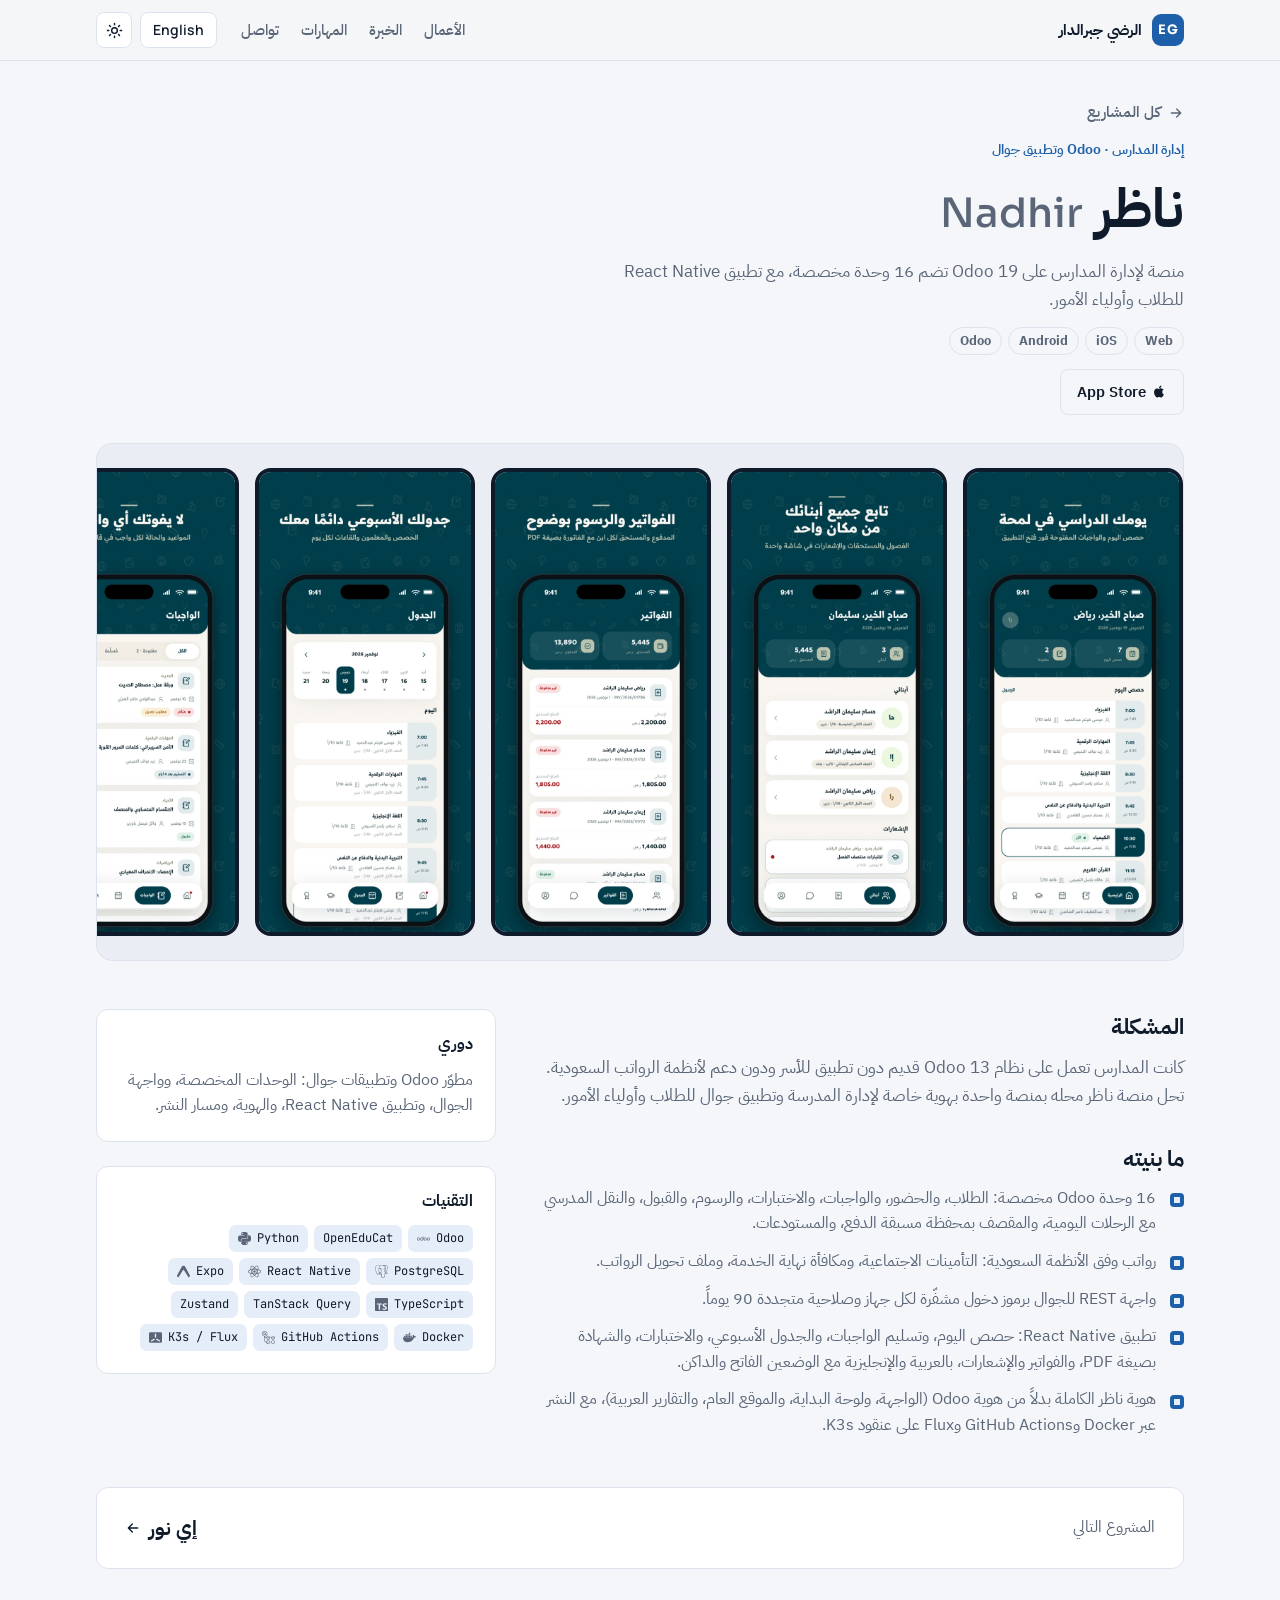
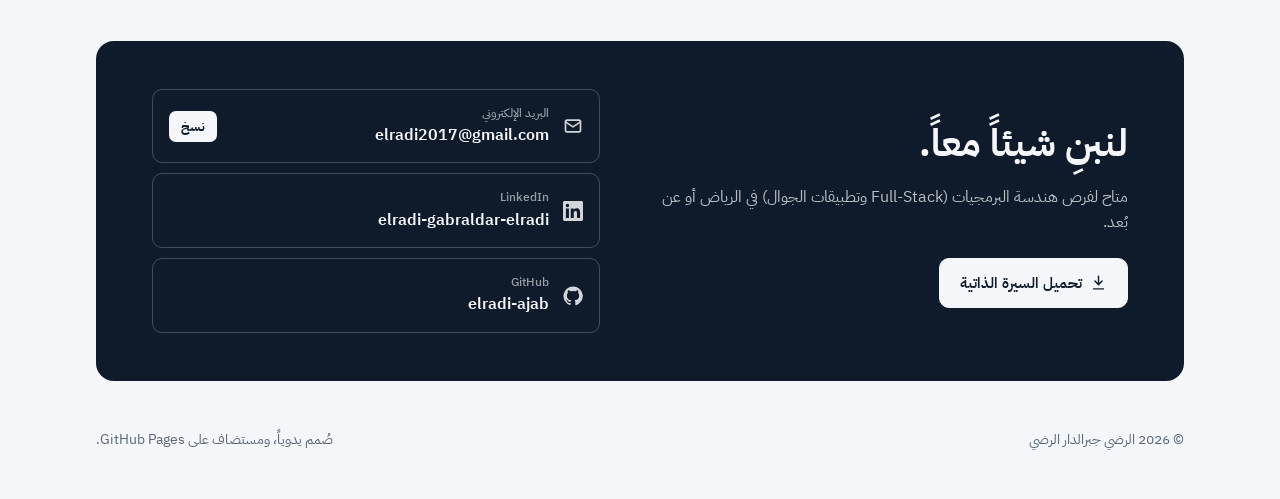
<file: ar/projects/nadhir.html>
<!doctype html>
<html lang="ar" dir="rtl">
<head>
<meta charset="utf-8">
<meta name="viewport" content="width=device-width, initial-scale=1, viewport-fit=cover">
<meta name="theme-color" content="#0b121c">
<title>ناظر · الرضي جبرالدار الرضي</title>
<meta name="description" content="منصة لإدارة المدارس على Odoo 19 تضم 16 وحدة مخصصة، مع تطبيق React Native للطلاب وأولياء الأمور.">
<link rel="alternate" hreflang="en" href="../../projects/nadhir.html">
<link rel="preconnect" href="https://fonts.googleapis.com">
<link rel="preconnect" href="https://fonts.gstatic.com" crossorigin>
<link rel="stylesheet" href="https://fonts.googleapis.com/css2?family=Sora:wght@500;600;700&family=Manrope:wght@400;500;600;700&family=JetBrains+Mono:wght@400;500&family=IBM+Plex+Sans+Arabic:wght@400;500;600;700&display=swap">
<link rel="stylesheet" href="../../assets/style.css">
<script>(function(){try{var m=localStorage.getItem('theme');if(m==='dark'||m==='light')document.documentElement.setAttribute('data-theme',m);}catch(e){}})();</script>
<script>window.BASE="../../";window.I18N={"link_website": "الموقع", "link_appStore": "App Store", "link_googlePlay": "Google Play", "link_github": "الكود", "link_demo": "عرض تجريبي", "copy": "نسخ", "copied": "تم النسخ"};</script>
</head>
<body>
<header class="bar">
  <div class="wrap bar-in">
    <a class="mark" href="../index.html"><span class="mono">EG</span><span>الرضي جبرالدار</span></a>
    <nav class="nav" aria-label="Sections"><a href="../index.html#work">الأعمال</a><a href="../index.html#experience">الخبرة</a><a href="../index.html#skills">المهارات</a><a href="../index.html#contact">تواصل</a></nav>
    <div class="tools">
      <a class="lang" href="../../projects/nadhir.html" hreflang="en" lang="en">English</a>
      <button class="theme" id="theme-toggle" type="button" aria-label="تبديل الوضع الفاتح أو الداكن" title="تبديل الوضع الفاتح أو الداكن"><svg viewBox="0 0 24 24" fill="none" stroke="currentColor" stroke-width="2" stroke-linecap="round" aria-hidden="true"><circle cx="12" cy="12" r="4"/><path d="M12 2v2M12 20v2M4.9 4.9l1.4 1.4M17.7 17.7l1.4 1.4M2 12h2M20 12h2M4.9 19.1l1.4-1.4M17.7 6.3l1.4-1.4"/></svg><svg viewBox="0 0 24 24" fill="none" stroke="currentColor" stroke-width="2" stroke-linecap="round" stroke-linejoin="round" aria-hidden="true"><path d="M21 12.8A9 9 0 1 1 11.2 3a7 7 0 0 0 9.8 9.8z"/></svg></button>
    </div>
  </div>
</header>
<main>
<section class="wrap phero">
  <a class="back" href="../index.html#work"><svg class="arr" viewBox="0 0 24 24" fill="none" stroke="currentColor" stroke-width="2" stroke-linecap="round" stroke-linejoin="round" aria-hidden="true"><path d="M5 12h14M13 6l6 6-6 6"/></svg>كل المشاريع</a>
  <p class="cat">إدارة المدارس · Odoo وتطبيق جوال</p>
  <h1>ناظر <span class="alt" lang="en">Nadhir</span></h1>
  <p class="lede">منصة لإدارة المدارس على Odoo 19 تضم 16 وحدة مخصصة، مع تطبيق React Native للطلاب وأولياء الأمور.</p>
  <div class="plats"><span>Web</span><span>iOS</span><span>Android</span><span>Odoo</span></div>
  <div class="links big" data-links="nadhir"></div>
</section>
<section class="wrap">
  <div class="gallery" data-media="nadhir" data-type="phone" data-max="99" data-gallery="1"><div class="ph">
      <span class="ph-name">ناظر</span>
      <span class="ph-alt" lang="en">Nadhir</span>
      <span class="ph-icons"><svg class="ph-i" viewBox="0 0 24 24" aria-hidden="true"><path d="M21.1002 15.7957c-1.6015 0-2.8997-1.2983-2.8997-2.8998s1.2983-2.8997 2.8997-2.8997c1.6015 0 2.8998 1.2982 2.8998 2.8997 0 1.5999-1.2979 2.8998-2.8998 2.8998zm0-1.2c.9388.0006 1.7003-.7601 1.7008-1.6989.0004-.9388-.7602-1.7003-1.699-1.7007h-.0018c-.9388.0004-1.6994.7619-1.699 1.7007.0005.9381.761 1.6985 1.699 1.699zm-6.0655 1.2c-1.6014 0-2.8997-1.2983-2.8997-2.8998s1.2983-2.8997 2.8997-2.8997c1.6015 0 2.8998 1.2982 2.8998 2.8997 0 1.5999-1.2999 2.8998-2.8998 2.8998zm0-1.2c.9389.0006 1.7003-.7601 1.7008-1.6989.0005-.9388-.7602-1.7003-1.699-1.7007h-.0018c-.9388.0004-1.6994.7619-1.699 1.7007.0005.9381.761 1.6985 1.699 1.699zM11.865 12.858c0 1.6199-1.2979 2.9378-2.8977 2.9378s-2.8998-1.314-2.8998-2.9358 1.1799-2.8597 2.8998-2.8597c.6359 0 1.2239.134 1.6998.484v-1.68a.6.6 0 0 1 1.2 0v4.0537h-.002zm-2.8977 1.7399c.9388.0005 1.7002-.7602 1.7007-1.699.0005-.9388-.7602-1.7003-1.699-1.7007h-.0017c-.9389.0004-1.6995.7619-1.699 1.7007.0004.9381.7608 1.6985 1.699 1.699zm-6.0675 1.1979C1.2983 15.7957 0 14.4974 0 12.8959s1.2983-2.8997 2.8998-2.8997 2.8997 1.2982 2.8997 2.8997c0 1.5999-1.2999 2.8998-2.8997 2.8998zm0-1.2c.9388.0006 1.7002-.7601 1.7007-1.699.0005-.9387-.7602-1.7002-1.699-1.7006h-.0017c-.9388.0004-1.6995.7619-1.699 1.7007.0004.9381.7608 1.6985 1.699 1.699z"/></svg><svg class="ph-i" viewBox="0 0 24 24" aria-hidden="true"><path d="M14.25.18l.9.2.73.26.59.3.45.32.34.34.25.34.16.33.1.3.04.26.02.2-.01.13V8.5l-.05.63-.13.55-.21.46-.26.38-.3.31-.33.25-.35.19-.35.14-.33.1-.3.07-.26.04-.21.02H8.77l-.69.05-.59.14-.5.22-.41.27-.33.32-.27.35-.2.36-.15.37-.1.35-.07.32-.04.27-.02.21v3.06H3.17l-.21-.03-.28-.07-.32-.12-.35-.18-.36-.26-.36-.36-.35-.46-.32-.59-.28-.73-.21-.88-.14-1.05-.05-1.23.06-1.22.16-1.04.24-.87.32-.71.36-.57.4-.44.42-.33.42-.24.4-.16.36-.1.32-.05.24-.01h.16l.06.01h8.16v-.83H6.18l-.01-2.75-.02-.37.05-.34.11-.31.17-.28.25-.26.31-.23.38-.2.44-.18.51-.15.58-.12.64-.1.71-.06.77-.04.84-.02 1.27.05zm-6.3 1.98l-.23.33-.08.41.08.41.23.34.33.22.41.09.41-.09.33-.22.23-.34.08-.41-.08-.41-.23-.33-.33-.22-.41-.09-.41.09zm13.09 3.95l.28.06.32.12.35.18.36.27.36.35.35.47.32.59.28.73.21.88.14 1.04.05 1.23-.06 1.23-.16 1.04-.24.86-.32.71-.36.57-.4.45-.42.33-.42.24-.4.16-.36.09-.32.05-.24.02-.16-.01h-8.22v.82h5.84l.01 2.76.02.36-.05.34-.11.31-.17.29-.25.25-.31.24-.38.2-.44.17-.51.15-.58.13-.64.09-.71.07-.77.04-.84.01-1.27-.04-1.07-.14-.9-.2-.73-.25-.59-.3-.45-.33-.34-.34-.25-.34-.16-.33-.1-.3-.04-.25-.02-.2.01-.13v-5.34l.05-.64.13-.54.21-.46.26-.38.3-.32.33-.24.35-.2.35-.14.33-.1.3-.06.26-.04.21-.02.13-.01h5.84l.69-.05.59-.14.5-.21.41-.28.33-.32.27-.35.2-.36.15-.36.1-.35.07-.32.04-.28.02-.21V6.07h2.09l.14.01zm-6.47 14.25l-.23.33-.08.41.08.41.23.33.33.23.41.08.41-.08.33-.23.23-.33.08-.41-.08-.41-.23-.33-.33-.23-.41-.08-.41.08z"/></svg><svg class="ph-i" viewBox="0 0 24 24" aria-hidden="true"><path d="M23.5594 14.7228a.5269.5269 0 0 0-.0563-.1191c-.139-.2632-.4768-.3418-1.0074-.2321-1.6533.3411-2.2935.1312-2.5256-.0191 1.342-2.0482 2.445-4.522 3.0411-6.8297.2714-1.0507.7982-3.5237.1222-4.7316a1.5641 1.5641 0 0 0-.1509-.235C21.6931.9086 19.8007.0248 17.5099.0005c-1.4947-.0158-2.7705.3461-3.1161.4794a9.449 9.449 0 0 0-.5159-.0816 8.044 8.044 0 0 0-1.3114-.1278c-1.1822-.0184-2.2038.2642-3.0498.8406-.8573-.3211-4.7888-1.645-7.2219.0788C.9359 2.1526.3086 3.8733.4302 6.3043c.0409.818.5069 3.334 1.2423 5.7436.4598 1.5065.9387 2.7019 1.4334 3.582.553.9942 1.1259 1.5933 1.7143 1.7895.4474.1491 1.1327.1441 1.8581-.7279.8012-.9635 1.5903-1.8258 1.9446-2.2069.4351.2355.9064.3625 1.39.3772a.0569.0569 0 0 0 .0004.0041 11.0312 11.0312 0 0 0-.2472.3054c-.3389.4302-.4094.5197-1.5002.7443-.3102.064-1.1344.2339-1.1464.8115-.0025.1224.0329.2309.0919.3268.2269.4231.9216.6097 1.015.6331 1.3345.3335 2.5044.092 3.3714-.6787-.017 2.231.0775 4.4174.3454 5.0874.2212.5529.7618 1.9045 2.4692 1.9043.2505 0 .5263-.0291.8296-.0941 1.7819-.3821 2.5557-1.1696 2.855-2.9059.1503-.8707.4016-2.8753.5388-4.1012.0169-.0703.0357-.1207.057-.1362.0007-.0005.0697-.0471.4272.0307a.3673.3673 0 0 0 .0443.0068l.2539.0223.0149.001c.8468.0384 1.9114-.1426 2.5312-.4308.6438-.2988 1.8057-1.0323 1.5951-1.6698zM2.371 11.8765c-.7435-2.4358-1.1779-4.8851-1.2123-5.5719-.1086-2.1714.4171-3.6829 1.5623-4.4927 1.8367-1.2986 4.8398-.5408 6.108-.13-.0032.0032-.0066.0061-.0098.0094-2.0238 2.044-1.9758 5.536-1.9708 5.7495-.0002.0823.0066.1989.0162.3593.0348.5873.0996 1.6804-.0735 2.9184-.1609 1.1504.1937 2.2764.9728 3.0892.0806.0841.1648.1631.2518.2374-.3468.3714-1.1004 1.1926-1.9025 2.1576-.5677.6825-.9597.5517-1.0886.5087-.3919-.1307-.813-.5871-1.2381-1.3223-.4796-.839-.9635-2.0317-1.4155-3.5126zm6.0072 5.0871c-.1711-.0428-.3271-.1132-.4322-.1772.0889-.0394.2374-.0902.4833-.1409 1.2833-.2641 1.4815-.4506 1.9143-1.0002.0992-.126.2116-.2687.3673-.4426a.3549.3549 0 0 0 .0737-.1298c.1708-.1513.2724-.1099.4369-.0417.156.0646.3078.26.3695.4752.0291.1016.0619.2945-.0452.4444-.9043 1.2658-2.2216 1.2494-3.1676 1.0128zm2.094-3.988-.0525.141c-.133.3566-.2567.6881-.3334 1.003-.6674-.0021-1.3168-.2872-1.8105-.8024-.6279-.6551-.9131-1.5664-.7825-2.5004.1828-1.3079.1153-2.4468.079-3.0586-.005-.0857-.0095-.1607-.0122-.2199.2957-.2621 1.6659-.9962 2.6429-.7724.4459.1022.7176.4057.8305.928.5846 2.7038.0774 3.8307-.3302 4.7363-.084.1866-.1633.3629-.2311.5454zm7.3637 4.5725c-.0169.1768-.0358.376-.0618.5959l-.146.4383a.3547.3547 0 0 0-.0182.1077c-.0059.4747-.054.6489-.115.8693-.0634.2292-.1353.4891-.1794 1.0575-.11 1.4143-.8782 2.2267-2.4172 2.5565-1.5155.3251-1.7843-.4968-2.0212-1.2217a6.5824 6.5824 0 0 0-.0769-.2266c-.2154-.5858-.1911-1.4119-.1574-2.5551.0165-.5612-.0249-1.9013-.3302-2.6462.0044-.2932.0106-.5909.019-.8918a.3529.3529 0 0 0-.0153-.1126 1.4927 1.4927 0 0 0-.0439-.208c-.1226-.4283-.4213-.7866-.7797-.9351-.1424-.059-.4038-.1672-.7178-.0869.067-.276.1831-.5875.309-.9249l.0529-.142c.0595-.16.134-.3257.213-.5012.4265-.9476 1.0106-2.2453.3766-5.1772-.2374-1.0981-1.0304-1.6343-2.2324-1.5098-.7207.0746-1.3799.3654-1.7088.5321a5.6716 5.6716 0 0 0-.1958.1041c.0918-1.1064.4386-3.1741 1.7357-4.4823a4.0306 4.0306 0 0 1 .3033-.276.3532.3532 0 0 0 .1447-.0644c.7524-.5706 1.6945-.8506 2.802-.8325.4091.0067.8017.0339 1.1742.081 1.939.3544 3.2439 1.4468 4.0359 2.3827.8143.9623 1.2552 1.9315 1.4312 2.4543-1.3232-.1346-2.2234.1268-2.6797.779-.9926 1.4189.543 4.1729 1.2811 5.4964.1353.2426.2522.4522.2889.5413.2403.5825.5515.9713.7787 1.2552.0696.087.1372.1714.1885.245-.4008.1155-1.1208.3825-1.0552 1.717-.0123.1563-.0423.4469-.0834.8148-.0461.2077-.0702.4603-.0994.7662zm.8905-1.6211c-.0405-.8316.2691-.9185.5967-1.0105a2.8566 2.8566 0 0 0 .135-.0406 1.202 1.202 0 0 0 .1342.103c.5703.3765 1.5823.4213 3.0068.1344-.2016.1769-.5189.3994-.9533.6011-.4098.1903-1.0957.333-1.7473.3636-.7197.0336-1.0859-.0807-1.1721-.151zm.5695-9.2712c-.0059.3508-.0542.6692-.1054 1.0017-.055.3576-.112.7274-.1264 1.1762-.0142.4368.0404.8909.0932 1.3301.1066.887.216 1.8003-.2075 2.7014a3.5272 3.5272 0 0 1-.1876-.3856c-.0527-.1276-.1669-.3326-.3251-.6162-.6156-1.1041-2.0574-3.6896-1.3193-4.7446.3795-.5427 1.3408-.5661 2.1781-.463zm.2284 7.0137a12.3762 12.3762 0 0 0-.0853-.1074l-.0355-.0444c.7262-1.1995.5842-2.3862.4578-3.4385-.0519-.4318-.1009-.8396-.0885-1.2226.0129-.4061.0666-.7543.1185-1.0911.0639-.415.1288-.8443.1109-1.3505.0134-.0531.0188-.1158.0118-.1902-.0457-.4855-.5999-1.938-1.7294-3.253-.6076-.7073-1.4896-1.4972-2.6889-2.0395.5251-.1066 1.2328-.2035 2.0244-.1859 2.0515.0456 3.6746.8135 4.8242 2.2824a.908.908 0 0 1 .0667.1002c.7231 1.3556-.2762 6.2751-2.9867 10.5405zm-8.8166-6.1162c-.025.1794-.3089.4225-.6211.4225a.5821.5821 0 0 1-.0809-.0056c-.1873-.026-.3765-.144-.5059-.3156-.0458-.0605-.1203-.178-.1055-.2844.0055-.0401.0261-.0985.0925-.1488.1182-.0894.3518-.1226.6096-.0867.3163.0441.6426.1938.6113.4186zm7.9305-.4114c.0111.0792-.049.201-.1531.3102-.0683.0717-.212.1961-.4079.2232a.5456.5456 0 0 1-.075.0052c-.2935 0-.5414-.2344-.5607-.3717-.024-.1765.2641-.3106.5611-.352.297-.0414.6111.0088.6356.1851z"/></svg><svg class="ph-i" viewBox="0 0 24 24" aria-hidden="true"><path d="M14.23 12.004a2.236 2.236 0 0 1-2.235 2.236 2.236 2.236 0 0 1-2.236-2.236 2.236 2.236 0 0 1 2.235-2.236 2.236 2.236 0 0 1 2.236 2.236zm2.648-10.69c-1.346 0-3.107.96-4.888 2.622-1.78-1.653-3.542-2.602-4.887-2.602-.41 0-.783.093-1.106.278-1.375.793-1.683 3.264-.973 6.365C1.98 8.917 0 10.42 0 12.004c0 1.59 1.99 3.097 5.043 4.03-.704 3.113-.39 5.588.988 6.38.32.187.69.275 1.102.275 1.345 0 3.107-.96 4.888-2.624 1.78 1.654 3.542 2.603 4.887 2.603.41 0 .783-.09 1.106-.275 1.374-.792 1.683-3.263.973-6.365C22.02 15.096 24 13.59 24 12.004c0-1.59-1.99-3.097-5.043-4.032.704-3.11.39-5.587-.988-6.38-.318-.184-.688-.277-1.092-.278zm-.005 1.09v.006c.225 0 .406.044.558.127.666.382.955 1.835.73 3.704-.054.46-.142.945-.25 1.44-.96-.236-2.006-.417-3.107-.534-.66-.905-1.345-1.727-2.035-2.447 1.592-1.48 3.087-2.292 4.105-2.295zm-9.77.02c1.012 0 2.514.808 4.11 2.28-.686.72-1.37 1.537-2.02 2.442-1.107.117-2.154.298-3.113.538-.112-.49-.195-.964-.254-1.42-.23-1.868.054-3.32.714-3.707.19-.09.4-.127.563-.132zm4.882 3.05c.455.468.91.992 1.36 1.564-.44-.02-.89-.034-1.345-.034-.46 0-.915.01-1.36.034.44-.572.895-1.096 1.345-1.565zM12 8.1c.74 0 1.477.034 2.202.093.406.582.802 1.203 1.183 1.86.372.64.71 1.29 1.018 1.946-.308.655-.646 1.31-1.013 1.95-.38.66-.773 1.288-1.18 1.87-.728.063-1.466.098-2.21.098-.74 0-1.477-.035-2.202-.093-.406-.582-.802-1.204-1.183-1.86-.372-.64-.71-1.29-1.018-1.946.303-.657.646-1.313 1.013-1.954.38-.66.773-1.286 1.18-1.868.728-.064 1.466-.098 2.21-.098zm-3.635.254c-.24.377-.48.763-.704 1.16-.225.39-.435.782-.635 1.174-.265-.656-.49-1.31-.676-1.947.64-.15 1.315-.283 2.015-.386zm7.26 0c.695.103 1.365.23 2.006.387-.18.632-.405 1.282-.66 1.933-.2-.39-.41-.783-.64-1.174-.225-.392-.465-.774-.705-1.146zm3.063.675c.484.15.944.317 1.375.498 1.732.74 2.852 1.708 2.852 2.476-.005.768-1.125 1.74-2.857 2.475-.42.18-.88.342-1.355.493-.28-.958-.646-1.956-1.1-2.98.45-1.017.81-2.01 1.085-2.964zm-13.395.004c.278.96.645 1.957 1.1 2.98-.45 1.017-.812 2.01-1.086 2.964-.484-.15-.944-.318-1.37-.5-1.732-.737-2.852-1.706-2.852-2.474 0-.768 1.12-1.742 2.852-2.476.42-.18.88-.342 1.356-.494zm11.678 4.28c.265.657.49 1.312.676 1.948-.64.157-1.316.29-2.016.39.24-.375.48-.762.705-1.158.225-.39.435-.788.636-1.18zm-9.945.02c.2.392.41.783.64 1.175.23.39.465.772.705 1.143-.695-.102-1.365-.23-2.006-.386.18-.63.406-1.282.66-1.933zM17.92 16.32c.112.493.2.968.254 1.423.23 1.868-.054 3.32-.714 3.708-.147.09-.338.128-.563.128-1.012 0-2.514-.807-4.11-2.28.686-.72 1.37-1.536 2.02-2.44 1.107-.118 2.154-.3 3.113-.54zm-11.83.01c.96.234 2.006.415 3.107.532.66.905 1.345 1.727 2.035 2.446-1.595 1.483-3.092 2.295-4.11 2.295-.22-.005-.406-.05-.553-.132-.666-.38-.955-1.834-.73-3.703.054-.46.142-.944.25-1.438zm4.56.64c.44.02.89.034 1.345.034.46 0 .915-.01 1.36-.034-.44.572-.895 1.095-1.345 1.565-.455-.47-.91-.993-1.36-1.565z"/></svg><svg class="ph-i" viewBox="0 0 24 24" aria-hidden="true"><path d="M0 20.084c.043.53.23 1.063.718 1.778.58.849 1.576 1.315 2.303.567.49-.505 5.794-9.776 8.35-13.29a.761.761 0 011.248 0c2.556 3.514 7.86 12.785 8.35 13.29.727.748 1.723.282 2.303-.567.57-.835.728-1.42.728-2.046 0-.426-8.26-15.798-9.092-17.078-.8-1.23-1.044-1.498-2.397-1.542h-1.032c-1.353.044-1.597.311-2.398 1.542C8.267 3.991.33 18.758 0 19.77Z"/></svg></span>
    </div></div>
</section>
<section class="wrap pgrid">
  <div class="pmain">
    <h2>المشكلة</h2><p>كانت المدارس تعمل على نظام Odoo 13 قديم دون تطبيق للأسر ودون دعم لأنظمة الرواتب السعودية. تحل منصة ناظر محله بمنصة واحدة بهوية خاصة لإدارة المدرسة وتطبيق جوال للطلاب وأولياء الأمور.</p>
    <h2>ما بنيته</h2><ul class="ticks"><li>16 وحدة Odoo مخصصة: الطلاب، والحضور، والواجبات، والاختبارات، والرسوم، والقبول، والنقل المدرسي مع الرحلات اليومية، والمقصف بمحفظة مسبقة الدفع، والمستودعات.</li><li>رواتب وفق الأنظمة السعودية: التأمينات الاجتماعية، ومكافأة نهاية الخدمة، وملف تحويل الرواتب.</li><li>واجهة REST للجوال برموز دخول مشفّرة لكل جهاز وصلاحية متجددة 90 يوماً.</li><li>تطبيق React Native: حصص اليوم، وتسليم الواجبات، والجدول الأسبوعي، والاختبارات، والشهادة بصيغة PDF، والفواتير والإشعارات، بالعربية والإنجليزية مع الوضعين الفاتح والداكن.</li><li>هوية ناظر الكاملة بدلاً من هوية Odoo (الواجهة، ولوحة البداية، والموقع العام، والتقارير العربية)، مع النشر عبر Docker وGitHub Actions وFlux على عنقود K3s.</li></ul>
  </div>
  <aside class="pside">
    <div><h3>دوري</h3><p>مطوّر Odoo وتطبيقات جوال: الوحدات المخصصة، وواجهة الجوال، وتطبيق React Native، والهوية، ومسار النشر.</p></div>
    <div><h3>التقنيات</h3><div class="stack"><span><svg class="ti" viewBox="0 0 24 24" aria-hidden="true"><path d="M21.1002 15.7957c-1.6015 0-2.8997-1.2983-2.8997-2.8998s1.2983-2.8997 2.8997-2.8997c1.6015 0 2.8998 1.2982 2.8998 2.8997 0 1.5999-1.2979 2.8998-2.8998 2.8998zm0-1.2c.9388.0006 1.7003-.7601 1.7008-1.6989.0004-.9388-.7602-1.7003-1.699-1.7007h-.0018c-.9388.0004-1.6994.7619-1.699 1.7007.0005.9381.761 1.6985 1.699 1.699zm-6.0655 1.2c-1.6014 0-2.8997-1.2983-2.8997-2.8998s1.2983-2.8997 2.8997-2.8997c1.6015 0 2.8998 1.2982 2.8998 2.8997 0 1.5999-1.2999 2.8998-2.8998 2.8998zm0-1.2c.9389.0006 1.7003-.7601 1.7008-1.6989.0005-.9388-.7602-1.7003-1.699-1.7007h-.0018c-.9388.0004-1.6994.7619-1.699 1.7007.0005.9381.761 1.6985 1.699 1.699zM11.865 12.858c0 1.6199-1.2979 2.9378-2.8977 2.9378s-2.8998-1.314-2.8998-2.9358 1.1799-2.8597 2.8998-2.8597c.6359 0 1.2239.134 1.6998.484v-1.68a.6.6 0 0 1 1.2 0v4.0537h-.002zm-2.8977 1.7399c.9388.0005 1.7002-.7602 1.7007-1.699.0005-.9388-.7602-1.7003-1.699-1.7007h-.0017c-.9389.0004-1.6995.7619-1.699 1.7007.0004.9381.7608 1.6985 1.699 1.699zm-6.0675 1.1979C1.2983 15.7957 0 14.4974 0 12.8959s1.2983-2.8997 2.8998-2.8997 2.8997 1.2982 2.8997 2.8997c0 1.5999-1.2999 2.8998-2.8997 2.8998zm0-1.2c.9388.0006 1.7002-.7601 1.7007-1.699.0005-.9387-.7602-1.7002-1.699-1.7006h-.0017c-.9388.0004-1.6995.7619-1.699 1.7007.0004.9381.7608 1.6985 1.699 1.699z"/></svg>Odoo</span><span>OpenEduCat</span><span><svg class="ti" viewBox="0 0 24 24" aria-hidden="true"><path d="M14.25.18l.9.2.73.26.59.3.45.32.34.34.25.34.16.33.1.3.04.26.02.2-.01.13V8.5l-.05.63-.13.55-.21.46-.26.38-.3.31-.33.25-.35.19-.35.14-.33.1-.3.07-.26.04-.21.02H8.77l-.69.05-.59.14-.5.22-.41.27-.33.32-.27.35-.2.36-.15.37-.1.35-.07.32-.04.27-.02.21v3.06H3.17l-.21-.03-.28-.07-.32-.12-.35-.18-.36-.26-.36-.36-.35-.46-.32-.59-.28-.73-.21-.88-.14-1.05-.05-1.23.06-1.22.16-1.04.24-.87.32-.71.36-.57.4-.44.42-.33.42-.24.4-.16.36-.1.32-.05.24-.01h.16l.06.01h8.16v-.83H6.18l-.01-2.75-.02-.37.05-.34.11-.31.17-.28.25-.26.31-.23.38-.2.44-.18.51-.15.58-.12.64-.1.71-.06.77-.04.84-.02 1.27.05zm-6.3 1.98l-.23.33-.08.41.08.41.23.34.33.22.41.09.41-.09.33-.22.23-.34.08-.41-.08-.41-.23-.33-.33-.22-.41-.09-.41.09zm13.09 3.95l.28.06.32.12.35.18.36.27.36.35.35.47.32.59.28.73.21.88.14 1.04.05 1.23-.06 1.23-.16 1.04-.24.86-.32.71-.36.57-.4.45-.42.33-.42.24-.4.16-.36.09-.32.05-.24.02-.16-.01h-8.22v.82h5.84l.01 2.76.02.36-.05.34-.11.31-.17.29-.25.25-.31.24-.38.2-.44.17-.51.15-.58.13-.64.09-.71.07-.77.04-.84.01-1.27-.04-1.07-.14-.9-.2-.73-.25-.59-.3-.45-.33-.34-.34-.25-.34-.16-.33-.1-.3-.04-.25-.02-.2.01-.13v-5.34l.05-.64.13-.54.21-.46.26-.38.3-.32.33-.24.35-.2.35-.14.33-.1.3-.06.26-.04.21-.02.13-.01h5.84l.69-.05.59-.14.5-.21.41-.28.33-.32.27-.35.2-.36.15-.36.1-.35.07-.32.04-.28.02-.21V6.07h2.09l.14.01zm-6.47 14.25l-.23.33-.08.41.08.41.23.33.33.23.41.08.41-.08.33-.23.23-.33.08-.41-.08-.41-.23-.33-.33-.23-.41-.08-.41.08z"/></svg>Python</span><span><svg class="ti" viewBox="0 0 24 24" aria-hidden="true"><path d="M23.5594 14.7228a.5269.5269 0 0 0-.0563-.1191c-.139-.2632-.4768-.3418-1.0074-.2321-1.6533.3411-2.2935.1312-2.5256-.0191 1.342-2.0482 2.445-4.522 3.0411-6.8297.2714-1.0507.7982-3.5237.1222-4.7316a1.5641 1.5641 0 0 0-.1509-.235C21.6931.9086 19.8007.0248 17.5099.0005c-1.4947-.0158-2.7705.3461-3.1161.4794a9.449 9.449 0 0 0-.5159-.0816 8.044 8.044 0 0 0-1.3114-.1278c-1.1822-.0184-2.2038.2642-3.0498.8406-.8573-.3211-4.7888-1.645-7.2219.0788C.9359 2.1526.3086 3.8733.4302 6.3043c.0409.818.5069 3.334 1.2423 5.7436.4598 1.5065.9387 2.7019 1.4334 3.582.553.9942 1.1259 1.5933 1.7143 1.7895.4474.1491 1.1327.1441 1.8581-.7279.8012-.9635 1.5903-1.8258 1.9446-2.2069.4351.2355.9064.3625 1.39.3772a.0569.0569 0 0 0 .0004.0041 11.0312 11.0312 0 0 0-.2472.3054c-.3389.4302-.4094.5197-1.5002.7443-.3102.064-1.1344.2339-1.1464.8115-.0025.1224.0329.2309.0919.3268.2269.4231.9216.6097 1.015.6331 1.3345.3335 2.5044.092 3.3714-.6787-.017 2.231.0775 4.4174.3454 5.0874.2212.5529.7618 1.9045 2.4692 1.9043.2505 0 .5263-.0291.8296-.0941 1.7819-.3821 2.5557-1.1696 2.855-2.9059.1503-.8707.4016-2.8753.5388-4.1012.0169-.0703.0357-.1207.057-.1362.0007-.0005.0697-.0471.4272.0307a.3673.3673 0 0 0 .0443.0068l.2539.0223.0149.001c.8468.0384 1.9114-.1426 2.5312-.4308.6438-.2988 1.8057-1.0323 1.5951-1.6698zM2.371 11.8765c-.7435-2.4358-1.1779-4.8851-1.2123-5.5719-.1086-2.1714.4171-3.6829 1.5623-4.4927 1.8367-1.2986 4.8398-.5408 6.108-.13-.0032.0032-.0066.0061-.0098.0094-2.0238 2.044-1.9758 5.536-1.9708 5.7495-.0002.0823.0066.1989.0162.3593.0348.5873.0996 1.6804-.0735 2.9184-.1609 1.1504.1937 2.2764.9728 3.0892.0806.0841.1648.1631.2518.2374-.3468.3714-1.1004 1.1926-1.9025 2.1576-.5677.6825-.9597.5517-1.0886.5087-.3919-.1307-.813-.5871-1.2381-1.3223-.4796-.839-.9635-2.0317-1.4155-3.5126zm6.0072 5.0871c-.1711-.0428-.3271-.1132-.4322-.1772.0889-.0394.2374-.0902.4833-.1409 1.2833-.2641 1.4815-.4506 1.9143-1.0002.0992-.126.2116-.2687.3673-.4426a.3549.3549 0 0 0 .0737-.1298c.1708-.1513.2724-.1099.4369-.0417.156.0646.3078.26.3695.4752.0291.1016.0619.2945-.0452.4444-.9043 1.2658-2.2216 1.2494-3.1676 1.0128zm2.094-3.988-.0525.141c-.133.3566-.2567.6881-.3334 1.003-.6674-.0021-1.3168-.2872-1.8105-.8024-.6279-.6551-.9131-1.5664-.7825-2.5004.1828-1.3079.1153-2.4468.079-3.0586-.005-.0857-.0095-.1607-.0122-.2199.2957-.2621 1.6659-.9962 2.6429-.7724.4459.1022.7176.4057.8305.928.5846 2.7038.0774 3.8307-.3302 4.7363-.084.1866-.1633.3629-.2311.5454zm7.3637 4.5725c-.0169.1768-.0358.376-.0618.5959l-.146.4383a.3547.3547 0 0 0-.0182.1077c-.0059.4747-.054.6489-.115.8693-.0634.2292-.1353.4891-.1794 1.0575-.11 1.4143-.8782 2.2267-2.4172 2.5565-1.5155.3251-1.7843-.4968-2.0212-1.2217a6.5824 6.5824 0 0 0-.0769-.2266c-.2154-.5858-.1911-1.4119-.1574-2.5551.0165-.5612-.0249-1.9013-.3302-2.6462.0044-.2932.0106-.5909.019-.8918a.3529.3529 0 0 0-.0153-.1126 1.4927 1.4927 0 0 0-.0439-.208c-.1226-.4283-.4213-.7866-.7797-.9351-.1424-.059-.4038-.1672-.7178-.0869.067-.276.1831-.5875.309-.9249l.0529-.142c.0595-.16.134-.3257.213-.5012.4265-.9476 1.0106-2.2453.3766-5.1772-.2374-1.0981-1.0304-1.6343-2.2324-1.5098-.7207.0746-1.3799.3654-1.7088.5321a5.6716 5.6716 0 0 0-.1958.1041c.0918-1.1064.4386-3.1741 1.7357-4.4823a4.0306 4.0306 0 0 1 .3033-.276.3532.3532 0 0 0 .1447-.0644c.7524-.5706 1.6945-.8506 2.802-.8325.4091.0067.8017.0339 1.1742.081 1.939.3544 3.2439 1.4468 4.0359 2.3827.8143.9623 1.2552 1.9315 1.4312 2.4543-1.3232-.1346-2.2234.1268-2.6797.779-.9926 1.4189.543 4.1729 1.2811 5.4964.1353.2426.2522.4522.2889.5413.2403.5825.5515.9713.7787 1.2552.0696.087.1372.1714.1885.245-.4008.1155-1.1208.3825-1.0552 1.717-.0123.1563-.0423.4469-.0834.8148-.0461.2077-.0702.4603-.0994.7662zm.8905-1.6211c-.0405-.8316.2691-.9185.5967-1.0105a2.8566 2.8566 0 0 0 .135-.0406 1.202 1.202 0 0 0 .1342.103c.5703.3765 1.5823.4213 3.0068.1344-.2016.1769-.5189.3994-.9533.6011-.4098.1903-1.0957.333-1.7473.3636-.7197.0336-1.0859-.0807-1.1721-.151zm.5695-9.2712c-.0059.3508-.0542.6692-.1054 1.0017-.055.3576-.112.7274-.1264 1.1762-.0142.4368.0404.8909.0932 1.3301.1066.887.216 1.8003-.2075 2.7014a3.5272 3.5272 0 0 1-.1876-.3856c-.0527-.1276-.1669-.3326-.3251-.6162-.6156-1.1041-2.0574-3.6896-1.3193-4.7446.3795-.5427 1.3408-.5661 2.1781-.463zm.2284 7.0137a12.3762 12.3762 0 0 0-.0853-.1074l-.0355-.0444c.7262-1.1995.5842-2.3862.4578-3.4385-.0519-.4318-.1009-.8396-.0885-1.2226.0129-.4061.0666-.7543.1185-1.0911.0639-.415.1288-.8443.1109-1.3505.0134-.0531.0188-.1158.0118-.1902-.0457-.4855-.5999-1.938-1.7294-3.253-.6076-.7073-1.4896-1.4972-2.6889-2.0395.5251-.1066 1.2328-.2035 2.0244-.1859 2.0515.0456 3.6746.8135 4.8242 2.2824a.908.908 0 0 1 .0667.1002c.7231 1.3556-.2762 6.2751-2.9867 10.5405zm-8.8166-6.1162c-.025.1794-.3089.4225-.6211.4225a.5821.5821 0 0 1-.0809-.0056c-.1873-.026-.3765-.144-.5059-.3156-.0458-.0605-.1203-.178-.1055-.2844.0055-.0401.0261-.0985.0925-.1488.1182-.0894.3518-.1226.6096-.0867.3163.0441.6426.1938.6113.4186zm7.9305-.4114c.0111.0792-.049.201-.1531.3102-.0683.0717-.212.1961-.4079.2232a.5456.5456 0 0 1-.075.0052c-.2935 0-.5414-.2344-.5607-.3717-.024-.1765.2641-.3106.5611-.352.297-.0414.6111.0088.6356.1851z"/></svg>PostgreSQL</span><span><svg class="ti" viewBox="0 0 24 24" aria-hidden="true"><path d="M14.23 12.004a2.236 2.236 0 0 1-2.235 2.236 2.236 2.236 0 0 1-2.236-2.236 2.236 2.236 0 0 1 2.235-2.236 2.236 2.236 0 0 1 2.236 2.236zm2.648-10.69c-1.346 0-3.107.96-4.888 2.622-1.78-1.653-3.542-2.602-4.887-2.602-.41 0-.783.093-1.106.278-1.375.793-1.683 3.264-.973 6.365C1.98 8.917 0 10.42 0 12.004c0 1.59 1.99 3.097 5.043 4.03-.704 3.113-.39 5.588.988 6.38.32.187.69.275 1.102.275 1.345 0 3.107-.96 4.888-2.624 1.78 1.654 3.542 2.603 4.887 2.603.41 0 .783-.09 1.106-.275 1.374-.792 1.683-3.263.973-6.365C22.02 15.096 24 13.59 24 12.004c0-1.59-1.99-3.097-5.043-4.032.704-3.11.39-5.587-.988-6.38-.318-.184-.688-.277-1.092-.278zm-.005 1.09v.006c.225 0 .406.044.558.127.666.382.955 1.835.73 3.704-.054.46-.142.945-.25 1.44-.96-.236-2.006-.417-3.107-.534-.66-.905-1.345-1.727-2.035-2.447 1.592-1.48 3.087-2.292 4.105-2.295zm-9.77.02c1.012 0 2.514.808 4.11 2.28-.686.72-1.37 1.537-2.02 2.442-1.107.117-2.154.298-3.113.538-.112-.49-.195-.964-.254-1.42-.23-1.868.054-3.32.714-3.707.19-.09.4-.127.563-.132zm4.882 3.05c.455.468.91.992 1.36 1.564-.44-.02-.89-.034-1.345-.034-.46 0-.915.01-1.36.034.44-.572.895-1.096 1.345-1.565zM12 8.1c.74 0 1.477.034 2.202.093.406.582.802 1.203 1.183 1.86.372.64.71 1.29 1.018 1.946-.308.655-.646 1.31-1.013 1.95-.38.66-.773 1.288-1.18 1.87-.728.063-1.466.098-2.21.098-.74 0-1.477-.035-2.202-.093-.406-.582-.802-1.204-1.183-1.86-.372-.64-.71-1.29-1.018-1.946.303-.657.646-1.313 1.013-1.954.38-.66.773-1.286 1.18-1.868.728-.064 1.466-.098 2.21-.098zm-3.635.254c-.24.377-.48.763-.704 1.16-.225.39-.435.782-.635 1.174-.265-.656-.49-1.31-.676-1.947.64-.15 1.315-.283 2.015-.386zm7.26 0c.695.103 1.365.23 2.006.387-.18.632-.405 1.282-.66 1.933-.2-.39-.41-.783-.64-1.174-.225-.392-.465-.774-.705-1.146zm3.063.675c.484.15.944.317 1.375.498 1.732.74 2.852 1.708 2.852 2.476-.005.768-1.125 1.74-2.857 2.475-.42.18-.88.342-1.355.493-.28-.958-.646-1.956-1.1-2.98.45-1.017.81-2.01 1.085-2.964zm-13.395.004c.278.96.645 1.957 1.1 2.98-.45 1.017-.812 2.01-1.086 2.964-.484-.15-.944-.318-1.37-.5-1.732-.737-2.852-1.706-2.852-2.474 0-.768 1.12-1.742 2.852-2.476.42-.18.88-.342 1.356-.494zm11.678 4.28c.265.657.49 1.312.676 1.948-.64.157-1.316.29-2.016.39.24-.375.48-.762.705-1.158.225-.39.435-.788.636-1.18zm-9.945.02c.2.392.41.783.64 1.175.23.39.465.772.705 1.143-.695-.102-1.365-.23-2.006-.386.18-.63.406-1.282.66-1.933zM17.92 16.32c.112.493.2.968.254 1.423.23 1.868-.054 3.32-.714 3.708-.147.09-.338.128-.563.128-1.012 0-2.514-.807-4.11-2.28.686-.72 1.37-1.536 2.02-2.44 1.107-.118 2.154-.3 3.113-.54zm-11.83.01c.96.234 2.006.415 3.107.532.66.905 1.345 1.727 2.035 2.446-1.595 1.483-3.092 2.295-4.11 2.295-.22-.005-.406-.05-.553-.132-.666-.38-.955-1.834-.73-3.703.054-.46.142-.944.25-1.438zm4.56.64c.44.02.89.034 1.345.034.46 0 .915-.01 1.36-.034-.44.572-.895 1.095-1.345 1.565-.455-.47-.91-.993-1.36-1.565z"/></svg>React Native</span><span><svg class="ti" viewBox="0 0 24 24" aria-hidden="true"><path d="M0 20.084c.043.53.23 1.063.718 1.778.58.849 1.576 1.315 2.303.567.49-.505 5.794-9.776 8.35-13.29a.761.761 0 011.248 0c2.556 3.514 7.86 12.785 8.35 13.29.727.748 1.723.282 2.303-.567.57-.835.728-1.42.728-2.046 0-.426-8.26-15.798-9.092-17.078-.8-1.23-1.044-1.498-2.397-1.542h-1.032c-1.353.044-1.597.311-2.398 1.542C8.267 3.991.33 18.758 0 19.77Z"/></svg>Expo</span><span><svg class="ti" viewBox="0 0 24 24" aria-hidden="true"><path d="M1.125 0C.502 0 0 .502 0 1.125v21.75C0 23.498.502 24 1.125 24h21.75c.623 0 1.125-.502 1.125-1.125V1.125C24 .502 23.498 0 22.875 0zm17.363 9.75c.612 0 1.154.037 1.627.111a6.38 6.38 0 0 1 1.306.34v2.458a3.95 3.95 0 0 0-.643-.361 5.093 5.093 0 0 0-.717-.26 5.453 5.453 0 0 0-1.426-.2c-.3 0-.573.028-.819.086a2.1 2.1 0 0 0-.623.242c-.17.104-.3.229-.393.374a.888.888 0 0 0-.14.49c0 .196.053.373.156.529.104.156.252.304.443.444s.423.276.696.41c.273.135.582.274.926.416.47.197.892.407 1.266.628.374.222.695.473.963.753.268.279.472.598.614.957.142.359.214.776.214 1.253 0 .657-.125 1.21-.373 1.656a3.033 3.033 0 0 1-1.012 1.085 4.38 4.38 0 0 1-1.487.596c-.566.12-1.163.18-1.79.18a9.916 9.916 0 0 1-1.84-.164 5.544 5.544 0 0 1-1.512-.493v-2.63a5.033 5.033 0 0 0 3.237 1.2c.333 0 .624-.03.872-.09.249-.06.456-.144.623-.25.166-.108.29-.234.373-.38a1.023 1.023 0 0 0-.074-1.089 2.12 2.12 0 0 0-.537-.5 5.597 5.597 0 0 0-.807-.444 27.72 27.72 0 0 0-1.007-.436c-.918-.383-1.602-.852-2.053-1.405-.45-.553-.676-1.222-.676-2.005 0-.614.123-1.141.369-1.582.246-.441.58-.804 1.004-1.089a4.494 4.494 0 0 1 1.47-.629 7.536 7.536 0 0 1 1.77-.201zm-15.113.188h9.563v2.166H9.506v9.646H6.789v-9.646H3.375z"/></svg>TypeScript</span><span>TanStack Query</span><span>Zustand</span><span><svg class="ti" viewBox="0 0 24 24" aria-hidden="true"><path d="M13.983 11.078h2.119a.186.186 0 00.186-.185V9.006a.186.186 0 00-.186-.186h-2.119a.185.185 0 00-.185.185v1.888c0 .102.083.185.185.185m-2.954-5.43h2.118a.186.186 0 00.186-.186V3.574a.186.186 0 00-.186-.185h-2.118a.185.185 0 00-.185.185v1.888c0 .102.082.185.185.185m0 2.716h2.118a.187.187 0 00.186-.186V6.29a.186.186 0 00-.186-.185h-2.118a.185.185 0 00-.185.185v1.887c0 .102.082.185.185.186m-2.93 0h2.12a.186.186 0 00.184-.186V6.29a.185.185 0 00-.185-.185H8.1a.185.185 0 00-.185.185v1.887c0 .102.083.185.185.186m-2.964 0h2.119a.186.186 0 00.185-.186V6.29a.185.185 0 00-.185-.185H5.136a.186.186 0 00-.186.185v1.887c0 .102.084.185.186.186m5.893 2.715h2.118a.186.186 0 00.186-.185V9.006a.186.186 0 00-.186-.186h-2.118a.185.185 0 00-.185.185v1.888c0 .102.082.185.185.185m-2.93 0h2.12a.185.185 0 00.184-.185V9.006a.185.185 0 00-.184-.186h-2.12a.185.185 0 00-.184.185v1.888c0 .102.083.185.185.185m-2.964 0h2.119a.185.185 0 00.185-.185V9.006a.185.185 0 00-.184-.186h-2.12a.186.186 0 00-.186.186v1.887c0 .102.084.185.186.185m-2.92 0h2.12a.185.185 0 00.184-.185V9.006a.185.185 0 00-.184-.186h-2.12a.185.185 0 00-.184.185v1.888c0 .102.082.185.185.185M23.763 9.89c-.065-.051-.672-.51-1.954-.51-.338.001-.676.03-1.01.087-.248-1.7-1.653-2.53-1.716-2.566l-.344-.199-.226.327c-.284.438-.49.922-.612 1.43-.23.97-.09 1.882.403 2.661-.595.332-1.55.413-1.744.42H.751a.751.751 0 00-.75.748 11.376 11.376 0 00.692 4.062c.545 1.428 1.355 2.48 2.41 3.124 1.18.723 3.1 1.137 5.275 1.137.983.003 1.963-.086 2.93-.266a12.248 12.248 0 003.823-1.389c.98-.567 1.86-1.288 2.61-2.136 1.252-1.418 1.998-2.997 2.553-4.4h.221c1.372 0 2.215-.549 2.68-1.009.309-.293.55-.65.707-1.046l.098-.288Z"/></svg>Docker</span><span><svg class="ti" viewBox="0 0 24 24" aria-hidden="true"><path d="M10.984 13.836a.5.5 0 0 1-.353-.146l-.745-.743a.5.5 0 1 1 .706-.708l.392.391 1.181-1.18a.5.5 0 0 1 .708.707l-1.535 1.533a.504.504 0 0 1-.354.146zm9.353-.147l1.534-1.532a.5.5 0 0 0-.707-.707l-1.181 1.18-.392-.391a.5.5 0 1 0-.706.708l.746.743a.497.497 0 0 0 .706-.001zM4.527 7.452l2.557-1.585A1 1 0 0 0 7.09 4.17L4.533 2.56A1 1 0 0 0 3 3.406v3.196a1.001 1.001 0 0 0 1.527.85zm2.03-2.436L4 6.602V3.406l2.557 1.61zM24 12.5c0 1.93-1.57 3.5-3.5 3.5a3.503 3.503 0 0 1-3.46-3h-2.08a3.503 3.503 0 0 1-3.46 3 3.502 3.502 0 0 1-3.46-3h-.558c-.972 0-1.85-.399-2.482-1.042V17c0 1.654 1.346 3 3 3h.04c.244-1.693 1.7-3 3.46-3 1.93 0 3.5 1.57 3.5 3.5S13.43 24 11.5 24a3.502 3.502 0 0 1-3.46-3H8c-2.206 0-4-1.794-4-4V9.899A5.008 5.008 0 0 1 0 5c0-2.757 2.243-5 5-5s5 2.243 5 5a5.005 5.005 0 0 1-4.952 4.998A2.482 2.482 0 0 0 7.482 12h.558c.244-1.693 1.7-3 3.46-3a3.502 3.502 0 0 1 3.46 3h2.08a3.503 3.503 0 0 1 3.46-3c1.93 0 3.5 1.57 3.5 3.5zm-15 8c0 1.378 1.122 2.5 2.5 2.5s2.5-1.122 2.5-2.5-1.122-2.5-2.5-2.5S9 19.122 9 20.5zM5 9c2.206 0 4-1.794 4-4S7.206 1 5 1 1 2.794 1 5s1.794 4 4 4zm9 3.5c0-1.378-1.122-2.5-2.5-2.5S9 11.122 9 12.5s1.122 2.5 2.5 2.5 2.5-1.122 2.5-2.5zm9 0c0-1.378-1.122-2.5-2.5-2.5S18 11.122 18 12.5s1.122 2.5 2.5 2.5 2.5-1.122 2.5-2.5zm-13 8a.5.5 0 1 0 1 0 .5.5 0 0 0-1 0zm2 0a.5.5 0 1 0 1 0 .5.5 0 0 0-1 0zm12 0c0 1.93-1.57 3.5-3.5 3.5a3.503 3.503 0 0 1-3.46-3.002c-.007.001-.013.005-.021.005l-.506.017h-.017a.5.5 0 0 1-.016-.999l.506-.017c.018-.002.035.006.052.007A3.503 3.503 0 0 1 20.5 17c1.93 0 3.5 1.57 3.5 3.5zm-1 0c0-1.378-1.122-2.5-2.5-2.5S18 19.122 18 20.5s1.122 2.5 2.5 2.5 2.5-1.122 2.5-2.5z"/></svg>GitHub Actions</span><span><svg class="ti" viewBox="0 0 24 24" aria-hidden="true"><path d="M21.46 2.172H2.54A2.548 2.548 0 0 0 0 4.712v14.575a2.548 2.548 0 0 0 2.54 2.54h18.92a2.548 2.548 0 0 0 2.54-2.54V4.713a2.548 2.548 0 0 0-2.54-2.54ZM10.14 16.465 5.524 19.15a1.235 1.235 0 1 1-1.242-2.137L8.9 14.33a1.235 1.235 0 1 1 1.241 2.136zm1.817-4.088h-.006a1.235 1.235 0 0 1-1.23-1.24l.023-5.32a1.236 1.236 0 0 1 1.236-1.23h.005a1.235 1.235 0 0 1 1.23 1.241l-.023 5.32a1.236 1.236 0 0 1-1.235 1.23zm8.17 6.32a1.235 1.235 0 0 1-1.688.453l-4.624-2.67a1.235 1.235 0 1 1 1.235-2.14l4.624 2.67a1.235 1.235 0 0 1 .452 1.688z"/></svg>K3s / Flux</span></div></div>
  </aside>
</section>
<section class="wrap">
  <a class="nextp" href="enoor.html"><span>المشروع التالي</span><b>إي نور <svg class="arr" viewBox="0 0 24 24" fill="none" stroke="currentColor" stroke-width="2" stroke-linecap="round" stroke-linejoin="round" aria-hidden="true"><path d="M5 12h14M13 6l6 6-6 6"/></svg></b></a>
</section>
<section id="contact" class="sec"><div class="wrap">
  <div class="contact">
    <div>
      <h2>لنبنِ شيئاً معاً.</h2>
      <p>متاح لفرص هندسة البرمجيات (Full-Stack وتطبيقات الجوال) في الرياض أو عن بُعد.</p>
      <a class="btn light" href="../../Elradi_Gabraldar_CV_AR.pdf" download><svg viewBox="0 0 24 24" fill="none" stroke="currentColor" stroke-width="2" stroke-linecap="round" stroke-linejoin="round" aria-hidden="true"><path d="M12 3v12M7 10l5 5 5-5M5 21h14"/></svg>تحميل السيرة الذاتية</a>
    </div>
    <div class="clist">
      <div class="citem"><svg viewBox="0 0 24 24" fill="none" stroke="currentColor" stroke-width="2" stroke-linecap="round" stroke-linejoin="round" aria-hidden="true"><rect x="3" y="5" width="18" height="14" rx="2"/><path d="m3 7 9 6 9-6"/></svg><div><span class="lbl">البريد الإلكتروني</span><a id="email" href="mailto:elradi2017@gmail.com" dir="ltr">elradi2017@gmail.com</a></div><button class="copy" id="copy-email" type="button">نسخ</button></div>
      <a class="citem" href="https://linkedin.com/in/elradi-gabraldar-elradi-086a53219" target="_blank" rel="noopener"><svg viewBox="0 0 24 24" fill="currentColor" aria-hidden="true"><path d="M20.4 20.5h-3.6v-5.6c0-1.3 0-3-1.8-3s-2.1 1.4-2.1 2.9v5.7H9.3V9h3.4v1.6h.1c.5-.9 1.6-1.8 3.4-1.8 3.6 0 4.3 2.4 4.3 5.5v6.2zM5.3 7.4a2.1 2.1 0 1 1 0-4.2 2.1 2.1 0 0 1 0 4.2zM7.1 20.5H3.5V9h3.6v11.5zM22.2 0H1.8C.8 0 0 .8 0 1.7v20.6c0 .9.8 1.7 1.8 1.7h20.4c1 0 1.8-.8 1.8-1.7V1.7C24 .8 23.2 0 22.2 0z"/></svg><div><span class="lbl">LinkedIn</span><span dir="ltr">elradi-gabraldar-elradi</span></div></a>
      <a class="citem" href="https://github.com/elradi-ajab" target="_blank" rel="noopener"><svg viewBox="0 0 24 24" fill="currentColor" aria-hidden="true"><path d="M12 .5a11.5 11.5 0 0 0-3.6 22.4c.6.1.8-.3.8-.6v-2c-3.2.7-3.9-1.5-3.9-1.5-.5-1.3-1.3-1.7-1.3-1.7-1-.7.1-.7.1-.7 1.2.1 1.8 1.2 1.8 1.2 1 1.8 2.7 1.3 3.4 1 .1-.8.4-1.3.7-1.6-2.6-.3-5.3-1.3-5.3-5.7 0-1.3.4-2.3 1.2-3.1-.1-.3-.5-1.5.1-3.1 0 0 1-.3 3.2 1.2a11 11 0 0 1 5.8 0C17 4.8 18 5.1 18 5.1c.6 1.6.2 2.8.1 3.1.8.8 1.2 1.9 1.2 3.1 0 4.4-2.7 5.4-5.3 5.7.4.4.8 1.1.8 2.2v3.2c0 .3.2.7.8.6A11.5 11.5 0 0 0 12 .5z"/></svg><div><span class="lbl">GitHub</span><span dir="ltr">elradi-ajab</span></div></a>
    </div>
  </div>
</div></section>
<footer class="wrap foot"><span>© <span id="yr">2026</span> الرضي جبرالدار الرضي</span><span>صُمم يدوياً، ومستضاف على GitHub Pages.</span></footer>
</main>
<dialog id="lightbox"><img alt=""><button type="button" class="lb-close" aria-label="Close">×</button></dialog>
<script src="../../assets/app.js"></script>
</body>
</html>
</file>
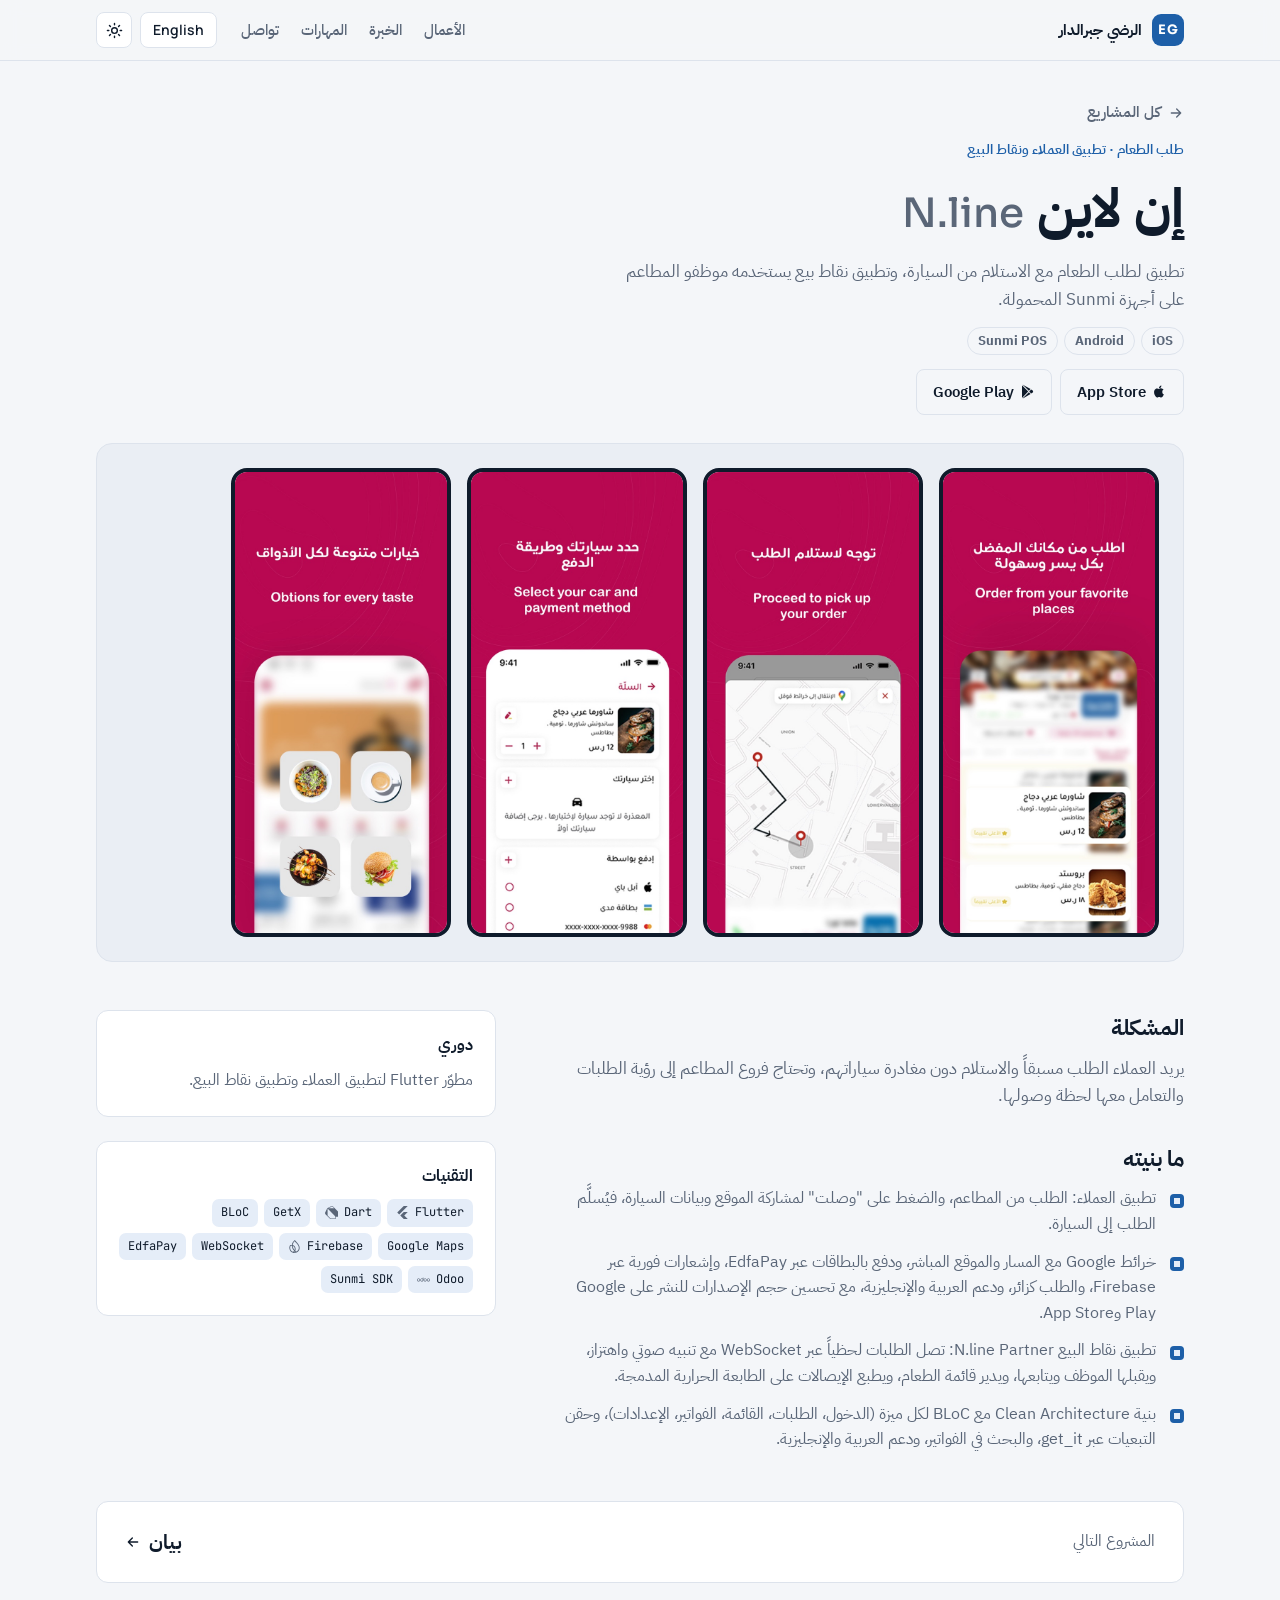
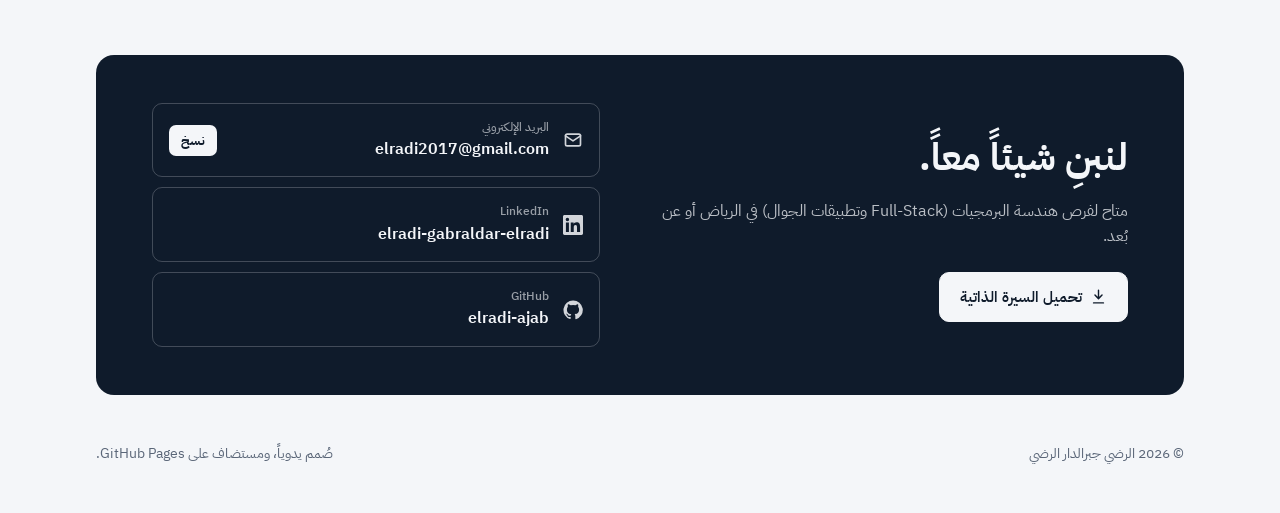
<file: ar/projects/nline.html>
<!doctype html>
<html lang="ar" dir="rtl">
<head>
<meta charset="utf-8">
<meta name="viewport" content="width=device-width, initial-scale=1, viewport-fit=cover">
<meta name="theme-color" content="#0b121c">
<title>إن لاين · الرضي جبرالدار الرضي</title>
<meta name="description" content="تطبيق لطلب الطعام مع الاستلام من السيارة، وتطبيق نقاط بيع يستخدمه موظفو المطاعم على أجهزة Sunmi المحمولة.">
<link rel="alternate" hreflang="en" href="../../projects/nline.html">
<link rel="preconnect" href="https://fonts.googleapis.com">
<link rel="preconnect" href="https://fonts.gstatic.com" crossorigin>
<link rel="stylesheet" href="https://fonts.googleapis.com/css2?family=Sora:wght@500;600;700&family=Manrope:wght@400;500;600;700&family=JetBrains+Mono:wght@400;500&family=IBM+Plex+Sans+Arabic:wght@400;500;600;700&display=swap">
<link rel="stylesheet" href="../../assets/style.css">
<script>(function(){try{var m=localStorage.getItem('theme');if(m==='dark'||m==='light')document.documentElement.setAttribute('data-theme',m);}catch(e){}})();</script>
<script>window.BASE="../../";window.I18N={"link_website": "الموقع", "link_appStore": "App Store", "link_googlePlay": "Google Play", "link_github": "الكود", "link_demo": "عرض تجريبي", "copy": "نسخ", "copied": "تم النسخ"};</script>
</head>
<body>
<header class="bar">
  <div class="wrap bar-in">
    <a class="mark" href="../index.html"><span class="mono">EG</span><span>الرضي جبرالدار</span></a>
    <nav class="nav" aria-label="Sections"><a href="../index.html#work">الأعمال</a><a href="../index.html#experience">الخبرة</a><a href="../index.html#skills">المهارات</a><a href="../index.html#contact">تواصل</a></nav>
    <div class="tools">
      <a class="lang" href="../../projects/nline.html" hreflang="en" lang="en">English</a>
      <button class="theme" id="theme-toggle" type="button" aria-label="تبديل الوضع الفاتح أو الداكن" title="تبديل الوضع الفاتح أو الداكن"><svg viewBox="0 0 24 24" fill="none" stroke="currentColor" stroke-width="2" stroke-linecap="round" aria-hidden="true"><circle cx="12" cy="12" r="4"/><path d="M12 2v2M12 20v2M4.9 4.9l1.4 1.4M17.7 17.7l1.4 1.4M2 12h2M20 12h2M4.9 19.1l1.4-1.4M17.7 6.3l1.4-1.4"/></svg><svg viewBox="0 0 24 24" fill="none" stroke="currentColor" stroke-width="2" stroke-linecap="round" stroke-linejoin="round" aria-hidden="true"><path d="M21 12.8A9 9 0 1 1 11.2 3a7 7 0 0 0 9.8 9.8z"/></svg></button>
    </div>
  </div>
</header>
<main>
<section class="wrap phero">
  <a class="back" href="../index.html#work"><svg class="arr" viewBox="0 0 24 24" fill="none" stroke="currentColor" stroke-width="2" stroke-linecap="round" stroke-linejoin="round" aria-hidden="true"><path d="M5 12h14M13 6l6 6-6 6"/></svg>كل المشاريع</a>
  <p class="cat">طلب الطعام · تطبيق العملاء ونقاط البيع</p>
  <h1>إن لاين <span class="alt" lang="en">N.line</span></h1>
  <p class="lede">تطبيق لطلب الطعام مع الاستلام من السيارة، وتطبيق نقاط بيع يستخدمه موظفو المطاعم على أجهزة Sunmi المحمولة.</p>
  <div class="plats"><span>iOS</span><span>Android</span><span>Sunmi POS</span></div>
  <div class="links big" data-links="nline nline-partner"></div>
</section>
<section class="wrap">
  <div class="gallery" data-media="nline" data-type="phone" data-max="99" data-gallery="1"><div class="ph">
      <span class="ph-name">إن لاين</span>
      <span class="ph-alt" lang="en">N.line</span>
      <span class="ph-icons"><svg class="ph-i" viewBox="0 0 24 24" aria-hidden="true"><path d="M14.314 0L2.3 12 6 15.7 21.684.013h-7.357zm.014 11.072L7.857 17.53l6.47 6.47H21.7l-6.46-6.468 6.46-6.46h-7.37z"/></svg><svg class="ph-i" viewBox="0 0 24 24" aria-hidden="true"><path d="M4.105 4.105S9.158 1.58 11.684.316a3.079 3.079 0 0 1 1.481-.315c.766.047 1.677.788 1.677.788L24 9.948v9.789h-4.263V24H9.789l-9-9C.303 14.5 0 13.795 0 13.105c0-.319.18-.818.316-1.105l3.789-7.895zm.679.679v11.787c.002.543.021 1.024.498 1.508L10.204 23h8.533v-4.263L4.784 4.784zm12.055-.678c-.899-.896-1.809-1.78-2.74-2.643-.302-.267-.567-.468-1.07-.462-.37.014-.87.195-.87.195L6.341 4.105l10.498.001z"/></svg><svg class="ph-i" viewBox="0 0 24 24" aria-hidden="true"><path d="M19.455 8.369c-.538-.748-1.778-2.285-3.681-4.569-.826-.991-1.535-1.832-1.884-2.245a146 146 0 0 0-.488-.576l-.207-.245-.113-.133-.022-.032-.01-.005L12.57 0l-.609.488c-1.555 1.246-2.828 2.851-3.681 4.64-.523 1.064-.864 2.105-1.043 3.176-.047.241-.088.489-.121.738-.209-.017-.421-.028-.632-.033-.018-.001-.035-.002-.059-.003a7.46 7.46 0 0 0-2.28.274l-.317.089-.163.286c-.765 1.342-1.198 2.869-1.252 4.416-.07 2.01.477 3.954 1.583 5.625 1.082 1.633 2.61 2.882 4.42 3.611l.236.095.071.025.003-.001a9.59 9.59 0 0 0 2.941.568q.171.006.342.006c1.273 0 2.513-.249 3.69-.742l.008.004.313-.145a9.63 9.63 0 0 0 3.927-3.335c1.01-1.49 1.577-3.234 1.641-5.042.075-2.161-.643-4.304-2.133-6.371m-7.083 6.695c.328 1.244.264 2.44-.191 3.558-1.135-1.12-1.967-2.352-2.475-3.665-.543-1.404-.87-2.74-.974-3.975.48.157.922.366 1.315.622 1.132.737 1.914 1.902 2.325 3.461zm.207 6.022c.482.368.99.712 1.513 1.028-.771.21-1.565.302-2.369.273a8 8 0 0 1-.373-.022c.458-.394.869-.823 1.228-1.279zm1.347-6.431c-.516-1.957-1.527-3.437-3.002-4.398-.647-.421-1.385-.741-2.194-.95.011-.134.026-.268.043-.4.014-.113.03-.216.046-.313.133-.689.332-1.37.589-2.025.099-.25.206-.499.321-.74l.004-.008c.177-.358.376-.719.61-1.105l.092-.152-.003-.001c.544-.851 1.197-1.627 1.942-2.311l.288.341c.672.796 1.304 1.548 1.878 2.237 1.291 1.549 2.966 3.583 3.612 4.48 1.277 1.771 1.893 3.579 1.83 5.375-.049 1.395-.461 2.755-1.195 3.933-.694 1.116-1.661 2.05-2.8 2.708-.636-.318-1.559-.839-2.539-1.599.79-1.575.952-3.28.479-5.072zm-2.575 5.397c-.725.939-1.587 1.55-2.09 1.856-.081-.029-.163-.06-.243-.093l-.065-.026c-1.49-.616-2.747-1.656-3.635-3.01-.907-1.384-1.356-2.993-1.298-4.653.041-1.19.338-2.327.882-3.379.316-.07.638-.114.96-.131l.084-.002c.162-.003.324-.003.478 0 .227.011.454.035.677.07.073 1.513.445 3.145 1.105 4.852.637 1.644 1.694 3.162 3.144 4.515z"/></svg><svg class="ph-i" viewBox="0 0 24 24" aria-hidden="true"><path d="M21.1002 15.7957c-1.6015 0-2.8997-1.2983-2.8997-2.8998s1.2983-2.8997 2.8997-2.8997c1.6015 0 2.8998 1.2982 2.8998 2.8997 0 1.5999-1.2979 2.8998-2.8998 2.8998zm0-1.2c.9388.0006 1.7003-.7601 1.7008-1.6989.0004-.9388-.7602-1.7003-1.699-1.7007h-.0018c-.9388.0004-1.6994.7619-1.699 1.7007.0005.9381.761 1.6985 1.699 1.699zm-6.0655 1.2c-1.6014 0-2.8997-1.2983-2.8997-2.8998s1.2983-2.8997 2.8997-2.8997c1.6015 0 2.8998 1.2982 2.8998 2.8997 0 1.5999-1.2999 2.8998-2.8998 2.8998zm0-1.2c.9389.0006 1.7003-.7601 1.7008-1.6989.0005-.9388-.7602-1.7003-1.699-1.7007h-.0018c-.9388.0004-1.6994.7619-1.699 1.7007.0005.9381.761 1.6985 1.699 1.699zM11.865 12.858c0 1.6199-1.2979 2.9378-2.8977 2.9378s-2.8998-1.314-2.8998-2.9358 1.1799-2.8597 2.8998-2.8597c.6359 0 1.2239.134 1.6998.484v-1.68a.6.6 0 0 1 1.2 0v4.0537h-.002zm-2.8977 1.7399c.9388.0005 1.7002-.7602 1.7007-1.699.0005-.9388-.7602-1.7003-1.699-1.7007h-.0017c-.9389.0004-1.6995.7619-1.699 1.7007.0004.9381.7608 1.6985 1.699 1.699zm-6.0675 1.1979C1.2983 15.7957 0 14.4974 0 12.8959s1.2983-2.8997 2.8998-2.8997 2.8997 1.2982 2.8997 2.8997c0 1.5999-1.2999 2.8998-2.8997 2.8998zm0-1.2c.9388.0006 1.7002-.7601 1.7007-1.699.0005-.9387-.7602-1.7002-1.699-1.7006h-.0017c-.9388.0004-1.6995.7619-1.699 1.7007.0004.9381.7608 1.6985 1.699 1.699z"/></svg></span>
    </div></div>
</section>
<section class="wrap pgrid">
  <div class="pmain">
    <h2>المشكلة</h2><p>يريد العملاء الطلب مسبقاً والاستلام دون مغادرة سياراتهم، وتحتاج فروع المطاعم إلى رؤية الطلبات والتعامل معها لحظة وصولها.</p>
    <h2>ما بنيته</h2><ul class="ticks"><li>تطبيق العملاء: الطلب من المطاعم، والضغط على &quot;وصلت&quot; لمشاركة الموقع وبيانات السيارة، فيُسلَّم الطلب إلى السيارة.</li><li>خرائط Google مع المسار والموقع المباشر، ودفع بالبطاقات عبر EdfaPay، وإشعارات فورية عبر Firebase، والطلب كزائر، ودعم العربية والإنجليزية، مع تحسين حجم الإصدارات للنشر على Google Play وApp Store.</li><li>تطبيق نقاط البيع N.line Partner: تصل الطلبات لحظياً عبر WebSocket مع تنبيه صوتي واهتزاز، ويقبلها الموظف ويتابعها، ويدير قائمة الطعام، ويطبع الإيصالات على الطابعة الحرارية المدمجة.</li><li>بنية Clean Architecture مع BLoC لكل ميزة (الدخول، الطلبات، القائمة، الفواتير، الإعدادات)، وحقن التبعيات عبر get_it، والبحث في الفواتير، ودعم العربية والإنجليزية.</li></ul>
  </div>
  <aside class="pside">
    <div><h3>دوري</h3><p>مطوّر Flutter لتطبيق العملاء وتطبيق نقاط البيع.</p></div>
    <div><h3>التقنيات</h3><div class="stack"><span><svg class="ti" viewBox="0 0 24 24" aria-hidden="true"><path d="M14.314 0L2.3 12 6 15.7 21.684.013h-7.357zm.014 11.072L7.857 17.53l6.47 6.47H21.7l-6.46-6.468 6.46-6.46h-7.37z"/></svg>Flutter</span><span><svg class="ti" viewBox="0 0 24 24" aria-hidden="true"><path d="M4.105 4.105S9.158 1.58 11.684.316a3.079 3.079 0 0 1 1.481-.315c.766.047 1.677.788 1.677.788L24 9.948v9.789h-4.263V24H9.789l-9-9C.303 14.5 0 13.795 0 13.105c0-.319.18-.818.316-1.105l3.789-7.895zm.679.679v11.787c.002.543.021 1.024.498 1.508L10.204 23h8.533v-4.263L4.784 4.784zm12.055-.678c-.899-.896-1.809-1.78-2.74-2.643-.302-.267-.567-.468-1.07-.462-.37.014-.87.195-.87.195L6.341 4.105l10.498.001z"/></svg>Dart</span><span>GetX</span><span>BLoC</span><span>Google Maps</span><span><svg class="ti" viewBox="0 0 24 24" aria-hidden="true"><path d="M19.455 8.369c-.538-.748-1.778-2.285-3.681-4.569-.826-.991-1.535-1.832-1.884-2.245a146 146 0 0 0-.488-.576l-.207-.245-.113-.133-.022-.032-.01-.005L12.57 0l-.609.488c-1.555 1.246-2.828 2.851-3.681 4.64-.523 1.064-.864 2.105-1.043 3.176-.047.241-.088.489-.121.738-.209-.017-.421-.028-.632-.033-.018-.001-.035-.002-.059-.003a7.46 7.46 0 0 0-2.28.274l-.317.089-.163.286c-.765 1.342-1.198 2.869-1.252 4.416-.07 2.01.477 3.954 1.583 5.625 1.082 1.633 2.61 2.882 4.42 3.611l.236.095.071.025.003-.001a9.59 9.59 0 0 0 2.941.568q.171.006.342.006c1.273 0 2.513-.249 3.69-.742l.008.004.313-.145a9.63 9.63 0 0 0 3.927-3.335c1.01-1.49 1.577-3.234 1.641-5.042.075-2.161-.643-4.304-2.133-6.371m-7.083 6.695c.328 1.244.264 2.44-.191 3.558-1.135-1.12-1.967-2.352-2.475-3.665-.543-1.404-.87-2.74-.974-3.975.48.157.922.366 1.315.622 1.132.737 1.914 1.902 2.325 3.461zm.207 6.022c.482.368.99.712 1.513 1.028-.771.21-1.565.302-2.369.273a8 8 0 0 1-.373-.022c.458-.394.869-.823 1.228-1.279zm1.347-6.431c-.516-1.957-1.527-3.437-3.002-4.398-.647-.421-1.385-.741-2.194-.95.011-.134.026-.268.043-.4.014-.113.03-.216.046-.313.133-.689.332-1.37.589-2.025.099-.25.206-.499.321-.74l.004-.008c.177-.358.376-.719.61-1.105l.092-.152-.003-.001c.544-.851 1.197-1.627 1.942-2.311l.288.341c.672.796 1.304 1.548 1.878 2.237 1.291 1.549 2.966 3.583 3.612 4.48 1.277 1.771 1.893 3.579 1.83 5.375-.049 1.395-.461 2.755-1.195 3.933-.694 1.116-1.661 2.05-2.8 2.708-.636-.318-1.559-.839-2.539-1.599.79-1.575.952-3.28.479-5.072zm-2.575 5.397c-.725.939-1.587 1.55-2.09 1.856-.081-.029-.163-.06-.243-.093l-.065-.026c-1.49-.616-2.747-1.656-3.635-3.01-.907-1.384-1.356-2.993-1.298-4.653.041-1.19.338-2.327.882-3.379.316-.07.638-.114.96-.131l.084-.002c.162-.003.324-.003.478 0 .227.011.454.035.677.07.073 1.513.445 3.145 1.105 4.852.637 1.644 1.694 3.162 3.144 4.515z"/></svg>Firebase</span><span>WebSocket</span><span>EdfaPay</span><span><svg class="ti" viewBox="0 0 24 24" aria-hidden="true"><path d="M21.1002 15.7957c-1.6015 0-2.8997-1.2983-2.8997-2.8998s1.2983-2.8997 2.8997-2.8997c1.6015 0 2.8998 1.2982 2.8998 2.8997 0 1.5999-1.2979 2.8998-2.8998 2.8998zm0-1.2c.9388.0006 1.7003-.7601 1.7008-1.6989.0004-.9388-.7602-1.7003-1.699-1.7007h-.0018c-.9388.0004-1.6994.7619-1.699 1.7007.0005.9381.761 1.6985 1.699 1.699zm-6.0655 1.2c-1.6014 0-2.8997-1.2983-2.8997-2.8998s1.2983-2.8997 2.8997-2.8997c1.6015 0 2.8998 1.2982 2.8998 2.8997 0 1.5999-1.2999 2.8998-2.8998 2.8998zm0-1.2c.9389.0006 1.7003-.7601 1.7008-1.6989.0005-.9388-.7602-1.7003-1.699-1.7007h-.0018c-.9388.0004-1.6994.7619-1.699 1.7007.0005.9381.761 1.6985 1.699 1.699zM11.865 12.858c0 1.6199-1.2979 2.9378-2.8977 2.9378s-2.8998-1.314-2.8998-2.9358 1.1799-2.8597 2.8998-2.8597c.6359 0 1.2239.134 1.6998.484v-1.68a.6.6 0 0 1 1.2 0v4.0537h-.002zm-2.8977 1.7399c.9388.0005 1.7002-.7602 1.7007-1.699.0005-.9388-.7602-1.7003-1.699-1.7007h-.0017c-.9389.0004-1.6995.7619-1.699 1.7007.0004.9381.7608 1.6985 1.699 1.699zm-6.0675 1.1979C1.2983 15.7957 0 14.4974 0 12.8959s1.2983-2.8997 2.8998-2.8997 2.8997 1.2982 2.8997 2.8997c0 1.5999-1.2999 2.8998-2.8997 2.8998zm0-1.2c.9388.0006 1.7002-.7601 1.7007-1.699.0005-.9387-.7602-1.7002-1.699-1.7006h-.0017c-.9388.0004-1.6995.7619-1.699 1.7007.0004.9381.7608 1.6985 1.699 1.699z"/></svg>Odoo</span><span>Sunmi SDK</span></div></div>
  </aside>
</section>
<section class="wrap">
  <a class="nextp" href="bayan.html"><span>المشروع التالي</span><b>بيان <svg class="arr" viewBox="0 0 24 24" fill="none" stroke="currentColor" stroke-width="2" stroke-linecap="round" stroke-linejoin="round" aria-hidden="true"><path d="M5 12h14M13 6l6 6-6 6"/></svg></b></a>
</section>
<section id="contact" class="sec"><div class="wrap">
  <div class="contact">
    <div>
      <h2>لنبنِ شيئاً معاً.</h2>
      <p>متاح لفرص هندسة البرمجيات (Full-Stack وتطبيقات الجوال) في الرياض أو عن بُعد.</p>
      <a class="btn light" href="../../Elradi_Gabraldar_CV_AR.pdf" download><svg viewBox="0 0 24 24" fill="none" stroke="currentColor" stroke-width="2" stroke-linecap="round" stroke-linejoin="round" aria-hidden="true"><path d="M12 3v12M7 10l5 5 5-5M5 21h14"/></svg>تحميل السيرة الذاتية</a>
    </div>
    <div class="clist">
      <div class="citem"><svg viewBox="0 0 24 24" fill="none" stroke="currentColor" stroke-width="2" stroke-linecap="round" stroke-linejoin="round" aria-hidden="true"><rect x="3" y="5" width="18" height="14" rx="2"/><path d="m3 7 9 6 9-6"/></svg><div><span class="lbl">البريد الإلكتروني</span><a id="email" href="mailto:elradi2017@gmail.com" dir="ltr">elradi2017@gmail.com</a></div><button class="copy" id="copy-email" type="button">نسخ</button></div>
      <a class="citem" href="https://linkedin.com/in/elradi-gabraldar-elradi-086a53219" target="_blank" rel="noopener"><svg viewBox="0 0 24 24" fill="currentColor" aria-hidden="true"><path d="M20.4 20.5h-3.6v-5.6c0-1.3 0-3-1.8-3s-2.1 1.4-2.1 2.9v5.7H9.3V9h3.4v1.6h.1c.5-.9 1.6-1.8 3.4-1.8 3.6 0 4.3 2.4 4.3 5.5v6.2zM5.3 7.4a2.1 2.1 0 1 1 0-4.2 2.1 2.1 0 0 1 0 4.2zM7.1 20.5H3.5V9h3.6v11.5zM22.2 0H1.8C.8 0 0 .8 0 1.7v20.6c0 .9.8 1.7 1.8 1.7h20.4c1 0 1.8-.8 1.8-1.7V1.7C24 .8 23.2 0 22.2 0z"/></svg><div><span class="lbl">LinkedIn</span><span dir="ltr">elradi-gabraldar-elradi</span></div></a>
      <a class="citem" href="https://github.com/elradi-ajab" target="_blank" rel="noopener"><svg viewBox="0 0 24 24" fill="currentColor" aria-hidden="true"><path d="M12 .5a11.5 11.5 0 0 0-3.6 22.4c.6.1.8-.3.8-.6v-2c-3.2.7-3.9-1.5-3.9-1.5-.5-1.3-1.3-1.7-1.3-1.7-1-.7.1-.7.1-.7 1.2.1 1.8 1.2 1.8 1.2 1 1.8 2.7 1.3 3.4 1 .1-.8.4-1.3.7-1.6-2.6-.3-5.3-1.3-5.3-5.7 0-1.3.4-2.3 1.2-3.1-.1-.3-.5-1.5.1-3.1 0 0 1-.3 3.2 1.2a11 11 0 0 1 5.8 0C17 4.8 18 5.1 18 5.1c.6 1.6.2 2.8.1 3.1.8.8 1.2 1.9 1.2 3.1 0 4.4-2.7 5.4-5.3 5.7.4.4.8 1.1.8 2.2v3.2c0 .3.2.7.8.6A11.5 11.5 0 0 0 12 .5z"/></svg><div><span class="lbl">GitHub</span><span dir="ltr">elradi-ajab</span></div></a>
    </div>
  </div>
</div></section>
<footer class="wrap foot"><span>© <span id="yr">2026</span> الرضي جبرالدار الرضي</span><span>صُمم يدوياً، ومستضاف على GitHub Pages.</span></footer>
</main>
<dialog id="lightbox"><img alt=""><button type="button" class="lb-close" aria-label="Close">×</button></dialog>
<script src="../../assets/app.js"></script>
</body>
</html>
</file>
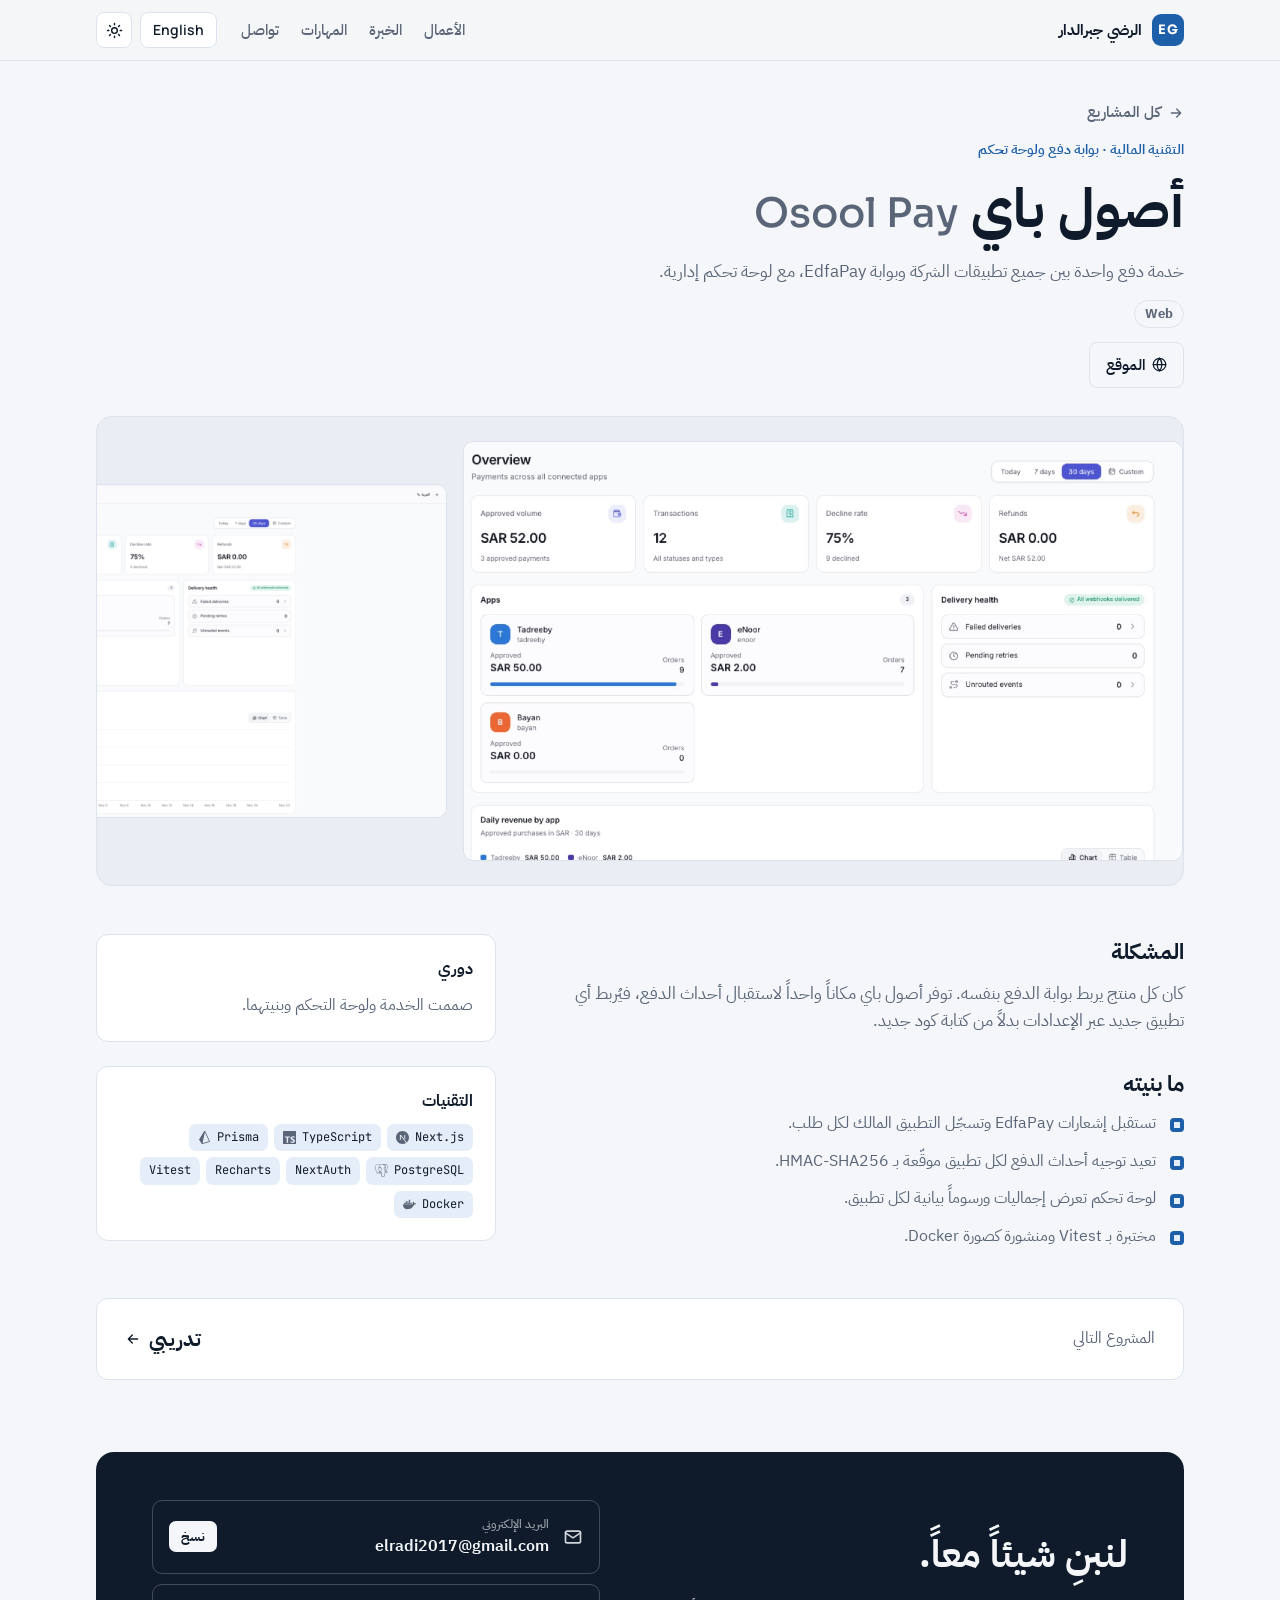
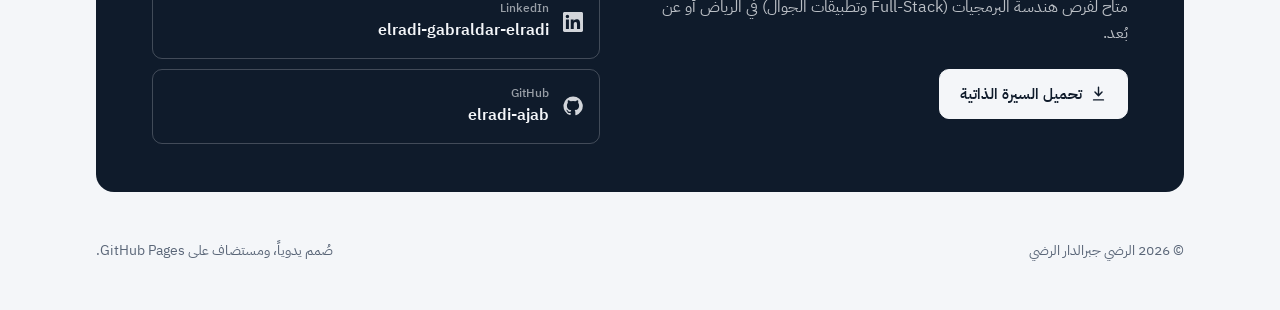
<file: ar/projects/osool-pay.html>
<!doctype html>
<html lang="ar" dir="rtl">
<head>
<meta charset="utf-8">
<meta name="viewport" content="width=device-width, initial-scale=1, viewport-fit=cover">
<meta name="theme-color" content="#0b121c">
<title>أصول باي · الرضي جبرالدار الرضي</title>
<meta name="description" content="خدمة دفع واحدة بين جميع تطبيقات الشركة وبوابة EdfaPay، مع لوحة تحكم إدارية.">
<link rel="alternate" hreflang="en" href="../../projects/osool-pay.html">
<link rel="preconnect" href="https://fonts.googleapis.com">
<link rel="preconnect" href="https://fonts.gstatic.com" crossorigin>
<link rel="stylesheet" href="https://fonts.googleapis.com/css2?family=Sora:wght@500;600;700&family=Manrope:wght@400;500;600;700&family=JetBrains+Mono:wght@400;500&family=IBM+Plex+Sans+Arabic:wght@400;500;600;700&display=swap">
<link rel="stylesheet" href="../../assets/style.css">
<script>(function(){try{var m=localStorage.getItem('theme');if(m==='dark'||m==='light')document.documentElement.setAttribute('data-theme',m);}catch(e){}})();</script>
<script>window.BASE="../../";window.I18N={"link_website": "الموقع", "link_appStore": "App Store", "link_googlePlay": "Google Play", "link_github": "الكود", "link_demo": "عرض تجريبي", "copy": "نسخ", "copied": "تم النسخ"};</script>
</head>
<body>
<header class="bar">
  <div class="wrap bar-in">
    <a class="mark" href="../index.html"><span class="mono">EG</span><span>الرضي جبرالدار</span></a>
    <nav class="nav" aria-label="Sections"><a href="../index.html#work">الأعمال</a><a href="../index.html#experience">الخبرة</a><a href="../index.html#skills">المهارات</a><a href="../index.html#contact">تواصل</a></nav>
    <div class="tools">
      <a class="lang" href="../../projects/osool-pay.html" hreflang="en" lang="en">English</a>
      <button class="theme" id="theme-toggle" type="button" aria-label="تبديل الوضع الفاتح أو الداكن" title="تبديل الوضع الفاتح أو الداكن"><svg viewBox="0 0 24 24" fill="none" stroke="currentColor" stroke-width="2" stroke-linecap="round" aria-hidden="true"><circle cx="12" cy="12" r="4"/><path d="M12 2v2M12 20v2M4.9 4.9l1.4 1.4M17.7 17.7l1.4 1.4M2 12h2M20 12h2M4.9 19.1l1.4-1.4M17.7 6.3l1.4-1.4"/></svg><svg viewBox="0 0 24 24" fill="none" stroke="currentColor" stroke-width="2" stroke-linecap="round" stroke-linejoin="round" aria-hidden="true"><path d="M21 12.8A9 9 0 1 1 11.2 3a7 7 0 0 0 9.8 9.8z"/></svg></button>
    </div>
  </div>
</header>
<main>
<section class="wrap phero">
  <a class="back" href="../index.html#work"><svg class="arr" viewBox="0 0 24 24" fill="none" stroke="currentColor" stroke-width="2" stroke-linecap="round" stroke-linejoin="round" aria-hidden="true"><path d="M5 12h14M13 6l6 6-6 6"/></svg>كل المشاريع</a>
  <p class="cat">التقنية المالية · بوابة دفع ولوحة تحكم</p>
  <h1>أصول باي <span class="alt" lang="en">Osool Pay</span></h1>
  <p class="lede">خدمة دفع واحدة بين جميع تطبيقات الشركة وبوابة EdfaPay، مع لوحة تحكم إدارية.</p>
  <div class="plats"><span>Web</span></div>
  <div class="links big" data-links="osool-pay"></div>
</section>
<section class="wrap">
  <div class="gallery" data-media="osool-pay" data-type="web" data-max="99" data-gallery="1"><div class="ph">
      <span class="ph-name">أصول باي</span>
      <span class="ph-alt" lang="en">Osool Pay</span>
      <span class="ph-icons"><svg class="ph-i" viewBox="0 0 24 24" aria-hidden="true"><path d="M18.665 21.978C16.758 23.255 14.465 24 12 24 5.377 24 0 18.623 0 12S5.377 0 12 0s12 5.377 12 12c0 3.583-1.574 6.801-4.067 9.001L9.219 7.2H7.2v9.596h1.615V9.251l9.85 12.727Zm-3.332-8.533 1.6 2.061V7.2h-1.6v6.245Z"/></svg><svg class="ph-i" viewBox="0 0 24 24" aria-hidden="true"><path d="M1.125 0C.502 0 0 .502 0 1.125v21.75C0 23.498.502 24 1.125 24h21.75c.623 0 1.125-.502 1.125-1.125V1.125C24 .502 23.498 0 22.875 0zm17.363 9.75c.612 0 1.154.037 1.627.111a6.38 6.38 0 0 1 1.306.34v2.458a3.95 3.95 0 0 0-.643-.361 5.093 5.093 0 0 0-.717-.26 5.453 5.453 0 0 0-1.426-.2c-.3 0-.573.028-.819.086a2.1 2.1 0 0 0-.623.242c-.17.104-.3.229-.393.374a.888.888 0 0 0-.14.49c0 .196.053.373.156.529.104.156.252.304.443.444s.423.276.696.41c.273.135.582.274.926.416.47.197.892.407 1.266.628.374.222.695.473.963.753.268.279.472.598.614.957.142.359.214.776.214 1.253 0 .657-.125 1.21-.373 1.656a3.033 3.033 0 0 1-1.012 1.085 4.38 4.38 0 0 1-1.487.596c-.566.12-1.163.18-1.79.18a9.916 9.916 0 0 1-1.84-.164 5.544 5.544 0 0 1-1.512-.493v-2.63a5.033 5.033 0 0 0 3.237 1.2c.333 0 .624-.03.872-.09.249-.06.456-.144.623-.25.166-.108.29-.234.373-.38a1.023 1.023 0 0 0-.074-1.089 2.12 2.12 0 0 0-.537-.5 5.597 5.597 0 0 0-.807-.444 27.72 27.72 0 0 0-1.007-.436c-.918-.383-1.602-.852-2.053-1.405-.45-.553-.676-1.222-.676-2.005 0-.614.123-1.141.369-1.582.246-.441.58-.804 1.004-1.089a4.494 4.494 0 0 1 1.47-.629 7.536 7.536 0 0 1 1.77-.201zm-15.113.188h9.563v2.166H9.506v9.646H6.789v-9.646H3.375z"/></svg><svg class="ph-i" viewBox="0 0 24 24" aria-hidden="true"><path d="M21.8068 18.2848L13.5528.7565c-.207-.4382-.639-.7273-1.1286-.7541-.5023-.0293-.9523.213-1.2062.6253L2.266 15.1271c-.2773.4518-.2718 1.0091.0158 1.4555l4.3759 6.7786c.2608.4046.7127.6388 1.1823.6388.1332 0 .267-.0188.3987-.0577l12.7019-3.7568c.3891-.1151.7072-.3904.8737-.7553s.1633-.7828-.0075-1.1454zm-1.8481.7519L9.1814 22.2242c-.3292.0975-.6448-.1873-.5756-.5194l3.8501-18.4386c.072-.3448.5486-.3996.699-.0803l7.1288 15.138c.1344.2856-.019.6224-.325.7128z"/></svg><svg class="ph-i" viewBox="0 0 24 24" aria-hidden="true"><path d="M23.5594 14.7228a.5269.5269 0 0 0-.0563-.1191c-.139-.2632-.4768-.3418-1.0074-.2321-1.6533.3411-2.2935.1312-2.5256-.0191 1.342-2.0482 2.445-4.522 3.0411-6.8297.2714-1.0507.7982-3.5237.1222-4.7316a1.5641 1.5641 0 0 0-.1509-.235C21.6931.9086 19.8007.0248 17.5099.0005c-1.4947-.0158-2.7705.3461-3.1161.4794a9.449 9.449 0 0 0-.5159-.0816 8.044 8.044 0 0 0-1.3114-.1278c-1.1822-.0184-2.2038.2642-3.0498.8406-.8573-.3211-4.7888-1.645-7.2219.0788C.9359 2.1526.3086 3.8733.4302 6.3043c.0409.818.5069 3.334 1.2423 5.7436.4598 1.5065.9387 2.7019 1.4334 3.582.553.9942 1.1259 1.5933 1.7143 1.7895.4474.1491 1.1327.1441 1.8581-.7279.8012-.9635 1.5903-1.8258 1.9446-2.2069.4351.2355.9064.3625 1.39.3772a.0569.0569 0 0 0 .0004.0041 11.0312 11.0312 0 0 0-.2472.3054c-.3389.4302-.4094.5197-1.5002.7443-.3102.064-1.1344.2339-1.1464.8115-.0025.1224.0329.2309.0919.3268.2269.4231.9216.6097 1.015.6331 1.3345.3335 2.5044.092 3.3714-.6787-.017 2.231.0775 4.4174.3454 5.0874.2212.5529.7618 1.9045 2.4692 1.9043.2505 0 .5263-.0291.8296-.0941 1.7819-.3821 2.5557-1.1696 2.855-2.9059.1503-.8707.4016-2.8753.5388-4.1012.0169-.0703.0357-.1207.057-.1362.0007-.0005.0697-.0471.4272.0307a.3673.3673 0 0 0 .0443.0068l.2539.0223.0149.001c.8468.0384 1.9114-.1426 2.5312-.4308.6438-.2988 1.8057-1.0323 1.5951-1.6698zM2.371 11.8765c-.7435-2.4358-1.1779-4.8851-1.2123-5.5719-.1086-2.1714.4171-3.6829 1.5623-4.4927 1.8367-1.2986 4.8398-.5408 6.108-.13-.0032.0032-.0066.0061-.0098.0094-2.0238 2.044-1.9758 5.536-1.9708 5.7495-.0002.0823.0066.1989.0162.3593.0348.5873.0996 1.6804-.0735 2.9184-.1609 1.1504.1937 2.2764.9728 3.0892.0806.0841.1648.1631.2518.2374-.3468.3714-1.1004 1.1926-1.9025 2.1576-.5677.6825-.9597.5517-1.0886.5087-.3919-.1307-.813-.5871-1.2381-1.3223-.4796-.839-.9635-2.0317-1.4155-3.5126zm6.0072 5.0871c-.1711-.0428-.3271-.1132-.4322-.1772.0889-.0394.2374-.0902.4833-.1409 1.2833-.2641 1.4815-.4506 1.9143-1.0002.0992-.126.2116-.2687.3673-.4426a.3549.3549 0 0 0 .0737-.1298c.1708-.1513.2724-.1099.4369-.0417.156.0646.3078.26.3695.4752.0291.1016.0619.2945-.0452.4444-.9043 1.2658-2.2216 1.2494-3.1676 1.0128zm2.094-3.988-.0525.141c-.133.3566-.2567.6881-.3334 1.003-.6674-.0021-1.3168-.2872-1.8105-.8024-.6279-.6551-.9131-1.5664-.7825-2.5004.1828-1.3079.1153-2.4468.079-3.0586-.005-.0857-.0095-.1607-.0122-.2199.2957-.2621 1.6659-.9962 2.6429-.7724.4459.1022.7176.4057.8305.928.5846 2.7038.0774 3.8307-.3302 4.7363-.084.1866-.1633.3629-.2311.5454zm7.3637 4.5725c-.0169.1768-.0358.376-.0618.5959l-.146.4383a.3547.3547 0 0 0-.0182.1077c-.0059.4747-.054.6489-.115.8693-.0634.2292-.1353.4891-.1794 1.0575-.11 1.4143-.8782 2.2267-2.4172 2.5565-1.5155.3251-1.7843-.4968-2.0212-1.2217a6.5824 6.5824 0 0 0-.0769-.2266c-.2154-.5858-.1911-1.4119-.1574-2.5551.0165-.5612-.0249-1.9013-.3302-2.6462.0044-.2932.0106-.5909.019-.8918a.3529.3529 0 0 0-.0153-.1126 1.4927 1.4927 0 0 0-.0439-.208c-.1226-.4283-.4213-.7866-.7797-.9351-.1424-.059-.4038-.1672-.7178-.0869.067-.276.1831-.5875.309-.9249l.0529-.142c.0595-.16.134-.3257.213-.5012.4265-.9476 1.0106-2.2453.3766-5.1772-.2374-1.0981-1.0304-1.6343-2.2324-1.5098-.7207.0746-1.3799.3654-1.7088.5321a5.6716 5.6716 0 0 0-.1958.1041c.0918-1.1064.4386-3.1741 1.7357-4.4823a4.0306 4.0306 0 0 1 .3033-.276.3532.3532 0 0 0 .1447-.0644c.7524-.5706 1.6945-.8506 2.802-.8325.4091.0067.8017.0339 1.1742.081 1.939.3544 3.2439 1.4468 4.0359 2.3827.8143.9623 1.2552 1.9315 1.4312 2.4543-1.3232-.1346-2.2234.1268-2.6797.779-.9926 1.4189.543 4.1729 1.2811 5.4964.1353.2426.2522.4522.2889.5413.2403.5825.5515.9713.7787 1.2552.0696.087.1372.1714.1885.245-.4008.1155-1.1208.3825-1.0552 1.717-.0123.1563-.0423.4469-.0834.8148-.0461.2077-.0702.4603-.0994.7662zm.8905-1.6211c-.0405-.8316.2691-.9185.5967-1.0105a2.8566 2.8566 0 0 0 .135-.0406 1.202 1.202 0 0 0 .1342.103c.5703.3765 1.5823.4213 3.0068.1344-.2016.1769-.5189.3994-.9533.6011-.4098.1903-1.0957.333-1.7473.3636-.7197.0336-1.0859-.0807-1.1721-.151zm.5695-9.2712c-.0059.3508-.0542.6692-.1054 1.0017-.055.3576-.112.7274-.1264 1.1762-.0142.4368.0404.8909.0932 1.3301.1066.887.216 1.8003-.2075 2.7014a3.5272 3.5272 0 0 1-.1876-.3856c-.0527-.1276-.1669-.3326-.3251-.6162-.6156-1.1041-2.0574-3.6896-1.3193-4.7446.3795-.5427 1.3408-.5661 2.1781-.463zm.2284 7.0137a12.3762 12.3762 0 0 0-.0853-.1074l-.0355-.0444c.7262-1.1995.5842-2.3862.4578-3.4385-.0519-.4318-.1009-.8396-.0885-1.2226.0129-.4061.0666-.7543.1185-1.0911.0639-.415.1288-.8443.1109-1.3505.0134-.0531.0188-.1158.0118-.1902-.0457-.4855-.5999-1.938-1.7294-3.253-.6076-.7073-1.4896-1.4972-2.6889-2.0395.5251-.1066 1.2328-.2035 2.0244-.1859 2.0515.0456 3.6746.8135 4.8242 2.2824a.908.908 0 0 1 .0667.1002c.7231 1.3556-.2762 6.2751-2.9867 10.5405zm-8.8166-6.1162c-.025.1794-.3089.4225-.6211.4225a.5821.5821 0 0 1-.0809-.0056c-.1873-.026-.3765-.144-.5059-.3156-.0458-.0605-.1203-.178-.1055-.2844.0055-.0401.0261-.0985.0925-.1488.1182-.0894.3518-.1226.6096-.0867.3163.0441.6426.1938.6113.4186zm7.9305-.4114c.0111.0792-.049.201-.1531.3102-.0683.0717-.212.1961-.4079.2232a.5456.5456 0 0 1-.075.0052c-.2935 0-.5414-.2344-.5607-.3717-.024-.1765.2641-.3106.5611-.352.297-.0414.6111.0088.6356.1851z"/></svg><svg class="ph-i" viewBox="0 0 24 24" aria-hidden="true"><path d="M13.983 11.078h2.119a.186.186 0 00.186-.185V9.006a.186.186 0 00-.186-.186h-2.119a.185.185 0 00-.185.185v1.888c0 .102.083.185.185.185m-2.954-5.43h2.118a.186.186 0 00.186-.186V3.574a.186.186 0 00-.186-.185h-2.118a.185.185 0 00-.185.185v1.888c0 .102.082.185.185.185m0 2.716h2.118a.187.187 0 00.186-.186V6.29a.186.186 0 00-.186-.185h-2.118a.185.185 0 00-.185.185v1.887c0 .102.082.185.185.186m-2.93 0h2.12a.186.186 0 00.184-.186V6.29a.185.185 0 00-.185-.185H8.1a.185.185 0 00-.185.185v1.887c0 .102.083.185.185.186m-2.964 0h2.119a.186.186 0 00.185-.186V6.29a.185.185 0 00-.185-.185H5.136a.186.186 0 00-.186.185v1.887c0 .102.084.185.186.186m5.893 2.715h2.118a.186.186 0 00.186-.185V9.006a.186.186 0 00-.186-.186h-2.118a.185.185 0 00-.185.185v1.888c0 .102.082.185.185.185m-2.93 0h2.12a.185.185 0 00.184-.185V9.006a.185.185 0 00-.184-.186h-2.12a.185.185 0 00-.184.185v1.888c0 .102.083.185.185.185m-2.964 0h2.119a.185.185 0 00.185-.185V9.006a.185.185 0 00-.184-.186h-2.12a.186.186 0 00-.186.186v1.887c0 .102.084.185.186.185m-2.92 0h2.12a.185.185 0 00.184-.185V9.006a.185.185 0 00-.184-.186h-2.12a.185.185 0 00-.184.185v1.888c0 .102.082.185.185.185M23.763 9.89c-.065-.051-.672-.51-1.954-.51-.338.001-.676.03-1.01.087-.248-1.7-1.653-2.53-1.716-2.566l-.344-.199-.226.327c-.284.438-.49.922-.612 1.43-.23.97-.09 1.882.403 2.661-.595.332-1.55.413-1.744.42H.751a.751.751 0 00-.75.748 11.376 11.376 0 00.692 4.062c.545 1.428 1.355 2.48 2.41 3.124 1.18.723 3.1 1.137 5.275 1.137.983.003 1.963-.086 2.93-.266a12.248 12.248 0 003.823-1.389c.98-.567 1.86-1.288 2.61-2.136 1.252-1.418 1.998-2.997 2.553-4.4h.221c1.372 0 2.215-.549 2.68-1.009.309-.293.55-.65.707-1.046l.098-.288Z"/></svg></span>
    </div></div>
</section>
<section class="wrap pgrid">
  <div class="pmain">
    <h2>المشكلة</h2><p>كان كل منتج يربط بوابة الدفع بنفسه. توفر أصول باي مكاناً واحداً لاستقبال أحداث الدفع، فيُربط أي تطبيق جديد عبر الإعدادات بدلاً من كتابة كود جديد.</p>
    <h2>ما بنيته</h2><ul class="ticks"><li>تستقبل إشعارات EdfaPay وتسجّل التطبيق المالك لكل طلب.</li><li>تعيد توجيه أحداث الدفع لكل تطبيق موقّعة بـ HMAC-SHA256.</li><li>لوحة تحكم تعرض إجماليات ورسوماً بيانية لكل تطبيق.</li><li>مختبرة بـ Vitest ومنشورة كصورة Docker.</li></ul>
  </div>
  <aside class="pside">
    <div><h3>دوري</h3><p>صممت الخدمة ولوحة التحكم وبنيتهما.</p></div>
    <div><h3>التقنيات</h3><div class="stack"><span><svg class="ti" viewBox="0 0 24 24" aria-hidden="true"><path d="M18.665 21.978C16.758 23.255 14.465 24 12 24 5.377 24 0 18.623 0 12S5.377 0 12 0s12 5.377 12 12c0 3.583-1.574 6.801-4.067 9.001L9.219 7.2H7.2v9.596h1.615V9.251l9.85 12.727Zm-3.332-8.533 1.6 2.061V7.2h-1.6v6.245Z"/></svg>Next.js</span><span><svg class="ti" viewBox="0 0 24 24" aria-hidden="true"><path d="M1.125 0C.502 0 0 .502 0 1.125v21.75C0 23.498.502 24 1.125 24h21.75c.623 0 1.125-.502 1.125-1.125V1.125C24 .502 23.498 0 22.875 0zm17.363 9.75c.612 0 1.154.037 1.627.111a6.38 6.38 0 0 1 1.306.34v2.458a3.95 3.95 0 0 0-.643-.361 5.093 5.093 0 0 0-.717-.26 5.453 5.453 0 0 0-1.426-.2c-.3 0-.573.028-.819.086a2.1 2.1 0 0 0-.623.242c-.17.104-.3.229-.393.374a.888.888 0 0 0-.14.49c0 .196.053.373.156.529.104.156.252.304.443.444s.423.276.696.41c.273.135.582.274.926.416.47.197.892.407 1.266.628.374.222.695.473.963.753.268.279.472.598.614.957.142.359.214.776.214 1.253 0 .657-.125 1.21-.373 1.656a3.033 3.033 0 0 1-1.012 1.085 4.38 4.38 0 0 1-1.487.596c-.566.12-1.163.18-1.79.18a9.916 9.916 0 0 1-1.84-.164 5.544 5.544 0 0 1-1.512-.493v-2.63a5.033 5.033 0 0 0 3.237 1.2c.333 0 .624-.03.872-.09.249-.06.456-.144.623-.25.166-.108.29-.234.373-.38a1.023 1.023 0 0 0-.074-1.089 2.12 2.12 0 0 0-.537-.5 5.597 5.597 0 0 0-.807-.444 27.72 27.72 0 0 0-1.007-.436c-.918-.383-1.602-.852-2.053-1.405-.45-.553-.676-1.222-.676-2.005 0-.614.123-1.141.369-1.582.246-.441.58-.804 1.004-1.089a4.494 4.494 0 0 1 1.47-.629 7.536 7.536 0 0 1 1.77-.201zm-15.113.188h9.563v2.166H9.506v9.646H6.789v-9.646H3.375z"/></svg>TypeScript</span><span><svg class="ti" viewBox="0 0 24 24" aria-hidden="true"><path d="M21.8068 18.2848L13.5528.7565c-.207-.4382-.639-.7273-1.1286-.7541-.5023-.0293-.9523.213-1.2062.6253L2.266 15.1271c-.2773.4518-.2718 1.0091.0158 1.4555l4.3759 6.7786c.2608.4046.7127.6388 1.1823.6388.1332 0 .267-.0188.3987-.0577l12.7019-3.7568c.3891-.1151.7072-.3904.8737-.7553s.1633-.7828-.0075-1.1454zm-1.8481.7519L9.1814 22.2242c-.3292.0975-.6448-.1873-.5756-.5194l3.8501-18.4386c.072-.3448.5486-.3996.699-.0803l7.1288 15.138c.1344.2856-.019.6224-.325.7128z"/></svg>Prisma</span><span><svg class="ti" viewBox="0 0 24 24" aria-hidden="true"><path d="M23.5594 14.7228a.5269.5269 0 0 0-.0563-.1191c-.139-.2632-.4768-.3418-1.0074-.2321-1.6533.3411-2.2935.1312-2.5256-.0191 1.342-2.0482 2.445-4.522 3.0411-6.8297.2714-1.0507.7982-3.5237.1222-4.7316a1.5641 1.5641 0 0 0-.1509-.235C21.6931.9086 19.8007.0248 17.5099.0005c-1.4947-.0158-2.7705.3461-3.1161.4794a9.449 9.449 0 0 0-.5159-.0816 8.044 8.044 0 0 0-1.3114-.1278c-1.1822-.0184-2.2038.2642-3.0498.8406-.8573-.3211-4.7888-1.645-7.2219.0788C.9359 2.1526.3086 3.8733.4302 6.3043c.0409.818.5069 3.334 1.2423 5.7436.4598 1.5065.9387 2.7019 1.4334 3.582.553.9942 1.1259 1.5933 1.7143 1.7895.4474.1491 1.1327.1441 1.8581-.7279.8012-.9635 1.5903-1.8258 1.9446-2.2069.4351.2355.9064.3625 1.39.3772a.0569.0569 0 0 0 .0004.0041 11.0312 11.0312 0 0 0-.2472.3054c-.3389.4302-.4094.5197-1.5002.7443-.3102.064-1.1344.2339-1.1464.8115-.0025.1224.0329.2309.0919.3268.2269.4231.9216.6097 1.015.6331 1.3345.3335 2.5044.092 3.3714-.6787-.017 2.231.0775 4.4174.3454 5.0874.2212.5529.7618 1.9045 2.4692 1.9043.2505 0 .5263-.0291.8296-.0941 1.7819-.3821 2.5557-1.1696 2.855-2.9059.1503-.8707.4016-2.8753.5388-4.1012.0169-.0703.0357-.1207.057-.1362.0007-.0005.0697-.0471.4272.0307a.3673.3673 0 0 0 .0443.0068l.2539.0223.0149.001c.8468.0384 1.9114-.1426 2.5312-.4308.6438-.2988 1.8057-1.0323 1.5951-1.6698zM2.371 11.8765c-.7435-2.4358-1.1779-4.8851-1.2123-5.5719-.1086-2.1714.4171-3.6829 1.5623-4.4927 1.8367-1.2986 4.8398-.5408 6.108-.13-.0032.0032-.0066.0061-.0098.0094-2.0238 2.044-1.9758 5.536-1.9708 5.7495-.0002.0823.0066.1989.0162.3593.0348.5873.0996 1.6804-.0735 2.9184-.1609 1.1504.1937 2.2764.9728 3.0892.0806.0841.1648.1631.2518.2374-.3468.3714-1.1004 1.1926-1.9025 2.1576-.5677.6825-.9597.5517-1.0886.5087-.3919-.1307-.813-.5871-1.2381-1.3223-.4796-.839-.9635-2.0317-1.4155-3.5126zm6.0072 5.0871c-.1711-.0428-.3271-.1132-.4322-.1772.0889-.0394.2374-.0902.4833-.1409 1.2833-.2641 1.4815-.4506 1.9143-1.0002.0992-.126.2116-.2687.3673-.4426a.3549.3549 0 0 0 .0737-.1298c.1708-.1513.2724-.1099.4369-.0417.156.0646.3078.26.3695.4752.0291.1016.0619.2945-.0452.4444-.9043 1.2658-2.2216 1.2494-3.1676 1.0128zm2.094-3.988-.0525.141c-.133.3566-.2567.6881-.3334 1.003-.6674-.0021-1.3168-.2872-1.8105-.8024-.6279-.6551-.9131-1.5664-.7825-2.5004.1828-1.3079.1153-2.4468.079-3.0586-.005-.0857-.0095-.1607-.0122-.2199.2957-.2621 1.6659-.9962 2.6429-.7724.4459.1022.7176.4057.8305.928.5846 2.7038.0774 3.8307-.3302 4.7363-.084.1866-.1633.3629-.2311.5454zm7.3637 4.5725c-.0169.1768-.0358.376-.0618.5959l-.146.4383a.3547.3547 0 0 0-.0182.1077c-.0059.4747-.054.6489-.115.8693-.0634.2292-.1353.4891-.1794 1.0575-.11 1.4143-.8782 2.2267-2.4172 2.5565-1.5155.3251-1.7843-.4968-2.0212-1.2217a6.5824 6.5824 0 0 0-.0769-.2266c-.2154-.5858-.1911-1.4119-.1574-2.5551.0165-.5612-.0249-1.9013-.3302-2.6462.0044-.2932.0106-.5909.019-.8918a.3529.3529 0 0 0-.0153-.1126 1.4927 1.4927 0 0 0-.0439-.208c-.1226-.4283-.4213-.7866-.7797-.9351-.1424-.059-.4038-.1672-.7178-.0869.067-.276.1831-.5875.309-.9249l.0529-.142c.0595-.16.134-.3257.213-.5012.4265-.9476 1.0106-2.2453.3766-5.1772-.2374-1.0981-1.0304-1.6343-2.2324-1.5098-.7207.0746-1.3799.3654-1.7088.5321a5.6716 5.6716 0 0 0-.1958.1041c.0918-1.1064.4386-3.1741 1.7357-4.4823a4.0306 4.0306 0 0 1 .3033-.276.3532.3532 0 0 0 .1447-.0644c.7524-.5706 1.6945-.8506 2.802-.8325.4091.0067.8017.0339 1.1742.081 1.939.3544 3.2439 1.4468 4.0359 2.3827.8143.9623 1.2552 1.9315 1.4312 2.4543-1.3232-.1346-2.2234.1268-2.6797.779-.9926 1.4189.543 4.1729 1.2811 5.4964.1353.2426.2522.4522.2889.5413.2403.5825.5515.9713.7787 1.2552.0696.087.1372.1714.1885.245-.4008.1155-1.1208.3825-1.0552 1.717-.0123.1563-.0423.4469-.0834.8148-.0461.2077-.0702.4603-.0994.7662zm.8905-1.6211c-.0405-.8316.2691-.9185.5967-1.0105a2.8566 2.8566 0 0 0 .135-.0406 1.202 1.202 0 0 0 .1342.103c.5703.3765 1.5823.4213 3.0068.1344-.2016.1769-.5189.3994-.9533.6011-.4098.1903-1.0957.333-1.7473.3636-.7197.0336-1.0859-.0807-1.1721-.151zm.5695-9.2712c-.0059.3508-.0542.6692-.1054 1.0017-.055.3576-.112.7274-.1264 1.1762-.0142.4368.0404.8909.0932 1.3301.1066.887.216 1.8003-.2075 2.7014a3.5272 3.5272 0 0 1-.1876-.3856c-.0527-.1276-.1669-.3326-.3251-.6162-.6156-1.1041-2.0574-3.6896-1.3193-4.7446.3795-.5427 1.3408-.5661 2.1781-.463zm.2284 7.0137a12.3762 12.3762 0 0 0-.0853-.1074l-.0355-.0444c.7262-1.1995.5842-2.3862.4578-3.4385-.0519-.4318-.1009-.8396-.0885-1.2226.0129-.4061.0666-.7543.1185-1.0911.0639-.415.1288-.8443.1109-1.3505.0134-.0531.0188-.1158.0118-.1902-.0457-.4855-.5999-1.938-1.7294-3.253-.6076-.7073-1.4896-1.4972-2.6889-2.0395.5251-.1066 1.2328-.2035 2.0244-.1859 2.0515.0456 3.6746.8135 4.8242 2.2824a.908.908 0 0 1 .0667.1002c.7231 1.3556-.2762 6.2751-2.9867 10.5405zm-8.8166-6.1162c-.025.1794-.3089.4225-.6211.4225a.5821.5821 0 0 1-.0809-.0056c-.1873-.026-.3765-.144-.5059-.3156-.0458-.0605-.1203-.178-.1055-.2844.0055-.0401.0261-.0985.0925-.1488.1182-.0894.3518-.1226.6096-.0867.3163.0441.6426.1938.6113.4186zm7.9305-.4114c.0111.0792-.049.201-.1531.3102-.0683.0717-.212.1961-.4079.2232a.5456.5456 0 0 1-.075.0052c-.2935 0-.5414-.2344-.5607-.3717-.024-.1765.2641-.3106.5611-.352.297-.0414.6111.0088.6356.1851z"/></svg>PostgreSQL</span><span>NextAuth</span><span>Recharts</span><span>Vitest</span><span><svg class="ti" viewBox="0 0 24 24" aria-hidden="true"><path d="M13.983 11.078h2.119a.186.186 0 00.186-.185V9.006a.186.186 0 00-.186-.186h-2.119a.185.185 0 00-.185.185v1.888c0 .102.083.185.185.185m-2.954-5.43h2.118a.186.186 0 00.186-.186V3.574a.186.186 0 00-.186-.185h-2.118a.185.185 0 00-.185.185v1.888c0 .102.082.185.185.185m0 2.716h2.118a.187.187 0 00.186-.186V6.29a.186.186 0 00-.186-.185h-2.118a.185.185 0 00-.185.185v1.887c0 .102.082.185.185.186m-2.93 0h2.12a.186.186 0 00.184-.186V6.29a.185.185 0 00-.185-.185H8.1a.185.185 0 00-.185.185v1.887c0 .102.083.185.185.186m-2.964 0h2.119a.186.186 0 00.185-.186V6.29a.185.185 0 00-.185-.185H5.136a.186.186 0 00-.186.185v1.887c0 .102.084.185.186.186m5.893 2.715h2.118a.186.186 0 00.186-.185V9.006a.186.186 0 00-.186-.186h-2.118a.185.185 0 00-.185.185v1.888c0 .102.082.185.185.185m-2.93 0h2.12a.185.185 0 00.184-.185V9.006a.185.185 0 00-.184-.186h-2.12a.185.185 0 00-.184.185v1.888c0 .102.083.185.185.185m-2.964 0h2.119a.185.185 0 00.185-.185V9.006a.185.185 0 00-.184-.186h-2.12a.186.186 0 00-.186.186v1.887c0 .102.084.185.186.185m-2.92 0h2.12a.185.185 0 00.184-.185V9.006a.185.185 0 00-.184-.186h-2.12a.185.185 0 00-.184.185v1.888c0 .102.082.185.185.185M23.763 9.89c-.065-.051-.672-.51-1.954-.51-.338.001-.676.03-1.01.087-.248-1.7-1.653-2.53-1.716-2.566l-.344-.199-.226.327c-.284.438-.49.922-.612 1.43-.23.97-.09 1.882.403 2.661-.595.332-1.55.413-1.744.42H.751a.751.751 0 00-.75.748 11.376 11.376 0 00.692 4.062c.545 1.428 1.355 2.48 2.41 3.124 1.18.723 3.1 1.137 5.275 1.137.983.003 1.963-.086 2.93-.266a12.248 12.248 0 003.823-1.389c.98-.567 1.86-1.288 2.61-2.136 1.252-1.418 1.998-2.997 2.553-4.4h.221c1.372 0 2.215-.549 2.68-1.009.309-.293.55-.65.707-1.046l.098-.288Z"/></svg>Docker</span></div></div>
  </aside>
</section>
<section class="wrap">
  <a class="nextp" href="tadreeby.html"><span>المشروع التالي</span><b>تدريبي <svg class="arr" viewBox="0 0 24 24" fill="none" stroke="currentColor" stroke-width="2" stroke-linecap="round" stroke-linejoin="round" aria-hidden="true"><path d="M5 12h14M13 6l6 6-6 6"/></svg></b></a>
</section>
<section id="contact" class="sec"><div class="wrap">
  <div class="contact">
    <div>
      <h2>لنبنِ شيئاً معاً.</h2>
      <p>متاح لفرص هندسة البرمجيات (Full-Stack وتطبيقات الجوال) في الرياض أو عن بُعد.</p>
      <a class="btn light" href="../../Elradi_Gabraldar_CV_AR.pdf" download><svg viewBox="0 0 24 24" fill="none" stroke="currentColor" stroke-width="2" stroke-linecap="round" stroke-linejoin="round" aria-hidden="true"><path d="M12 3v12M7 10l5 5 5-5M5 21h14"/></svg>تحميل السيرة الذاتية</a>
    </div>
    <div class="clist">
      <div class="citem"><svg viewBox="0 0 24 24" fill="none" stroke="currentColor" stroke-width="2" stroke-linecap="round" stroke-linejoin="round" aria-hidden="true"><rect x="3" y="5" width="18" height="14" rx="2"/><path d="m3 7 9 6 9-6"/></svg><div><span class="lbl">البريد الإلكتروني</span><a id="email" href="mailto:elradi2017@gmail.com" dir="ltr">elradi2017@gmail.com</a></div><button class="copy" id="copy-email" type="button">نسخ</button></div>
      <a class="citem" href="https://linkedin.com/in/elradi-gabraldar-elradi-086a53219" target="_blank" rel="noopener"><svg viewBox="0 0 24 24" fill="currentColor" aria-hidden="true"><path d="M20.4 20.5h-3.6v-5.6c0-1.3 0-3-1.8-3s-2.1 1.4-2.1 2.9v5.7H9.3V9h3.4v1.6h.1c.5-.9 1.6-1.8 3.4-1.8 3.6 0 4.3 2.4 4.3 5.5v6.2zM5.3 7.4a2.1 2.1 0 1 1 0-4.2 2.1 2.1 0 0 1 0 4.2zM7.1 20.5H3.5V9h3.6v11.5zM22.2 0H1.8C.8 0 0 .8 0 1.7v20.6c0 .9.8 1.7 1.8 1.7h20.4c1 0 1.8-.8 1.8-1.7V1.7C24 .8 23.2 0 22.2 0z"/></svg><div><span class="lbl">LinkedIn</span><span dir="ltr">elradi-gabraldar-elradi</span></div></a>
      <a class="citem" href="https://github.com/elradi-ajab" target="_blank" rel="noopener"><svg viewBox="0 0 24 24" fill="currentColor" aria-hidden="true"><path d="M12 .5a11.5 11.5 0 0 0-3.6 22.4c.6.1.8-.3.8-.6v-2c-3.2.7-3.9-1.5-3.9-1.5-.5-1.3-1.3-1.7-1.3-1.7-1-.7.1-.7.1-.7 1.2.1 1.8 1.2 1.8 1.2 1 1.8 2.7 1.3 3.4 1 .1-.8.4-1.3.7-1.6-2.6-.3-5.3-1.3-5.3-5.7 0-1.3.4-2.3 1.2-3.1-.1-.3-.5-1.5.1-3.1 0 0 1-.3 3.2 1.2a11 11 0 0 1 5.8 0C17 4.8 18 5.1 18 5.1c.6 1.6.2 2.8.1 3.1.8.8 1.2 1.9 1.2 3.1 0 4.4-2.7 5.4-5.3 5.7.4.4.8 1.1.8 2.2v3.2c0 .3.2.7.8.6A11.5 11.5 0 0 0 12 .5z"/></svg><div><span class="lbl">GitHub</span><span dir="ltr">elradi-ajab</span></div></a>
    </div>
  </div>
</div></section>
<footer class="wrap foot"><span>© <span id="yr">2026</span> الرضي جبرالدار الرضي</span><span>صُمم يدوياً، ومستضاف على GitHub Pages.</span></footer>
</main>
<dialog id="lightbox"><img alt=""><button type="button" class="lb-close" aria-label="Close">×</button></dialog>
<script src="../../assets/app.js"></script>
</body>
</html>
</file>
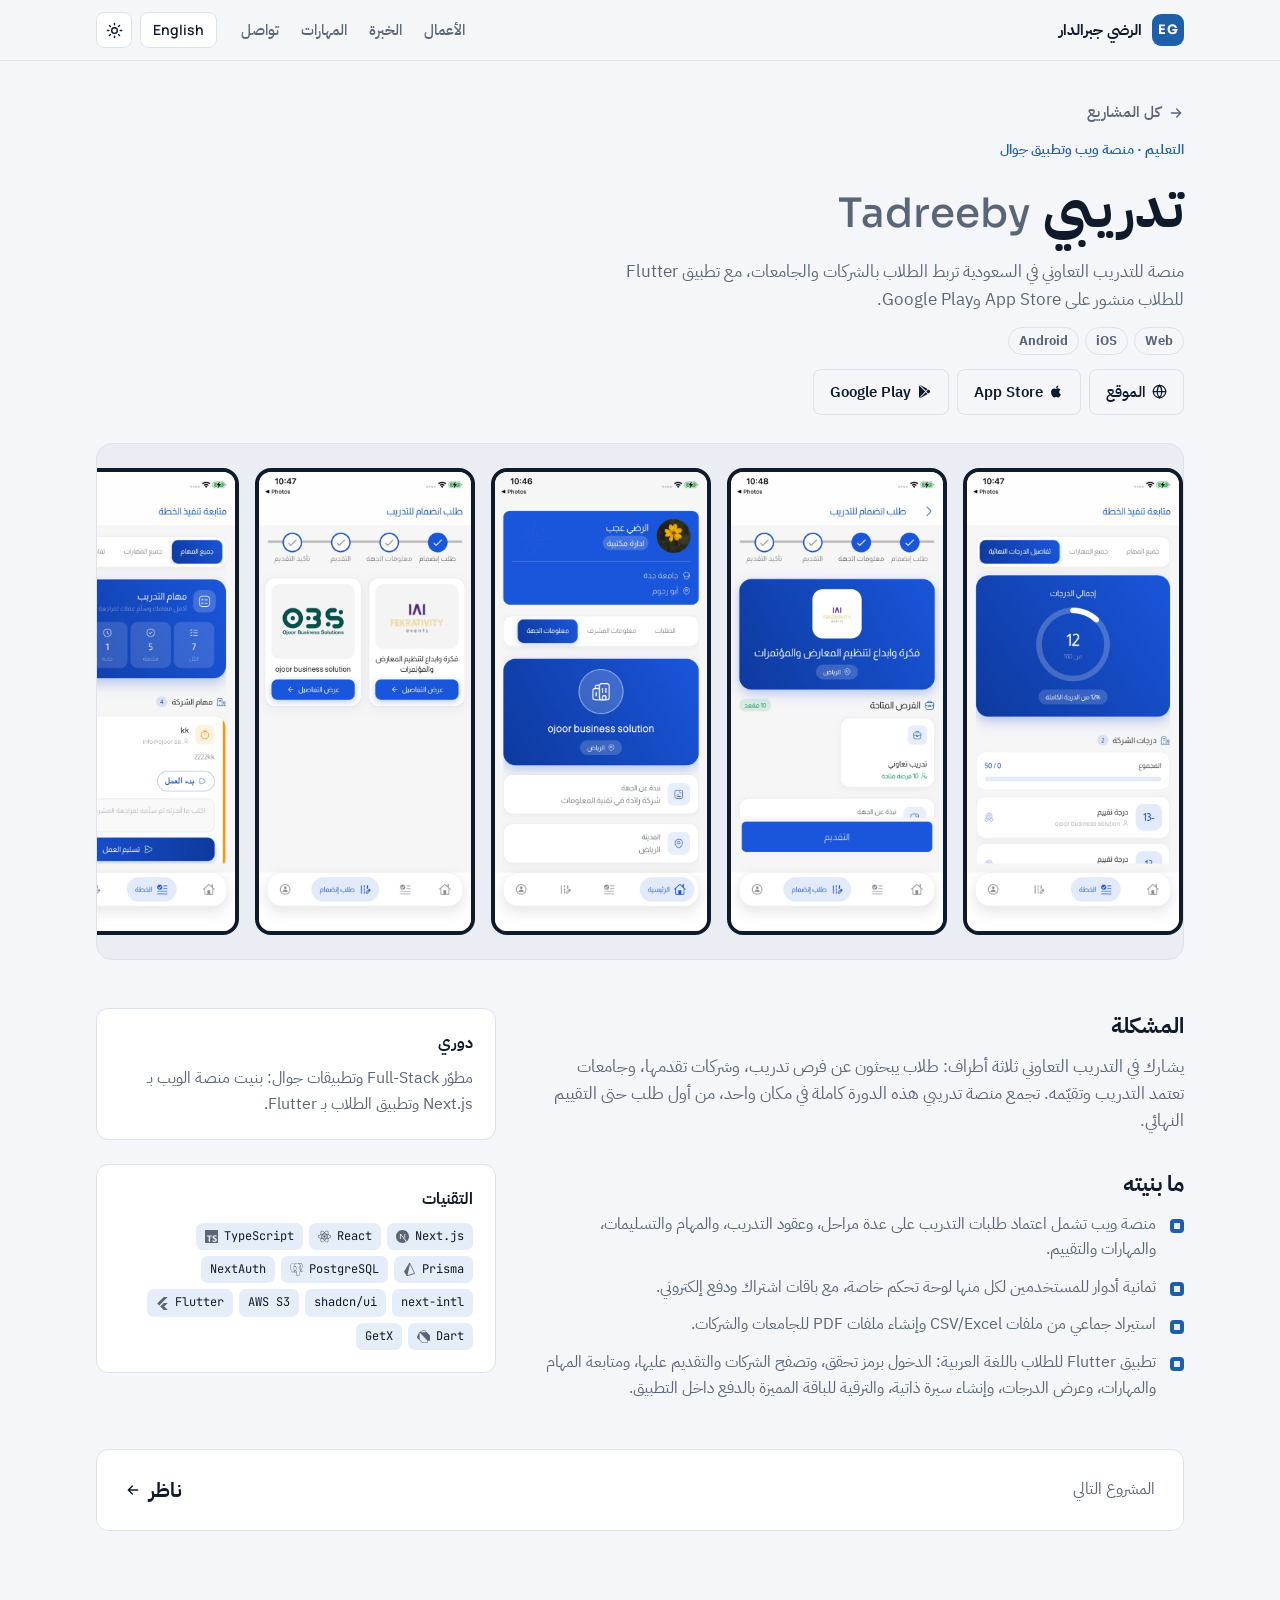
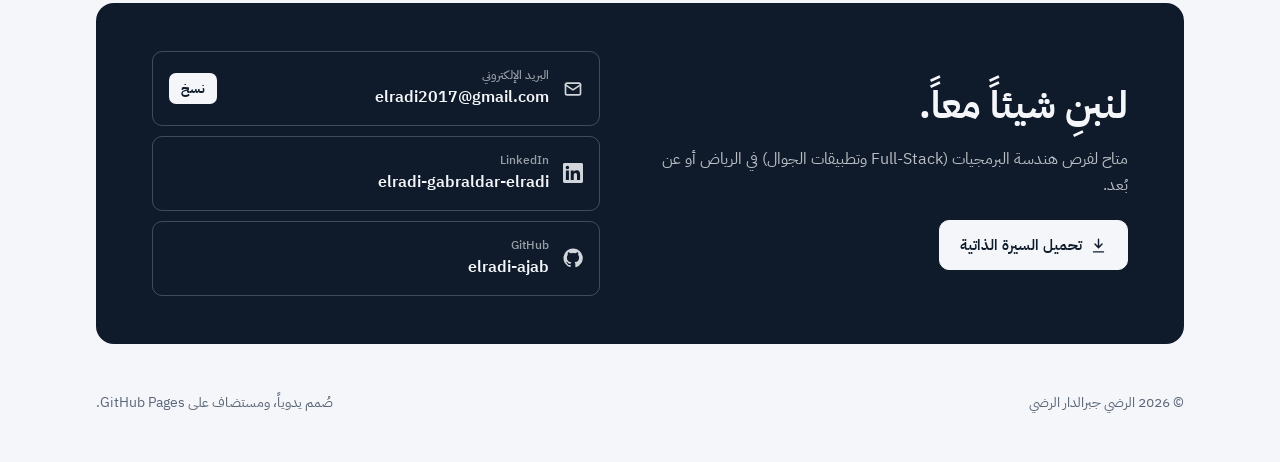
<file: ar/projects/tadreeby.html>
<!doctype html>
<html lang="ar" dir="rtl">
<head>
<meta charset="utf-8">
<meta name="viewport" content="width=device-width, initial-scale=1, viewport-fit=cover">
<meta name="theme-color" content="#0b121c">
<title>تدريبي · الرضي جبرالدار الرضي</title>
<meta name="description" content="منصة للتدريب التعاوني في السعودية تربط الطلاب بالشركات والجامعات، مع تطبيق Flutter للطلاب منشور على App Store وGoogle Play.">
<link rel="alternate" hreflang="en" href="../../projects/tadreeby.html">
<link rel="preconnect" href="https://fonts.googleapis.com">
<link rel="preconnect" href="https://fonts.gstatic.com" crossorigin>
<link rel="stylesheet" href="https://fonts.googleapis.com/css2?family=Sora:wght@500;600;700&family=Manrope:wght@400;500;600;700&family=JetBrains+Mono:wght@400;500&family=IBM+Plex+Sans+Arabic:wght@400;500;600;700&display=swap">
<link rel="stylesheet" href="../../assets/style.css">
<script>(function(){try{var m=localStorage.getItem('theme');if(m==='dark'||m==='light')document.documentElement.setAttribute('data-theme',m);}catch(e){}})();</script>
<script>window.BASE="../../";window.I18N={"link_website": "الموقع", "link_appStore": "App Store", "link_googlePlay": "Google Play", "link_github": "الكود", "link_demo": "عرض تجريبي", "copy": "نسخ", "copied": "تم النسخ"};</script>
</head>
<body>
<header class="bar">
  <div class="wrap bar-in">
    <a class="mark" href="../index.html"><span class="mono">EG</span><span>الرضي جبرالدار</span></a>
    <nav class="nav" aria-label="Sections"><a href="../index.html#work">الأعمال</a><a href="../index.html#experience">الخبرة</a><a href="../index.html#skills">المهارات</a><a href="../index.html#contact">تواصل</a></nav>
    <div class="tools">
      <a class="lang" href="../../projects/tadreeby.html" hreflang="en" lang="en">English</a>
      <button class="theme" id="theme-toggle" type="button" aria-label="تبديل الوضع الفاتح أو الداكن" title="تبديل الوضع الفاتح أو الداكن"><svg viewBox="0 0 24 24" fill="none" stroke="currentColor" stroke-width="2" stroke-linecap="round" aria-hidden="true"><circle cx="12" cy="12" r="4"/><path d="M12 2v2M12 20v2M4.9 4.9l1.4 1.4M17.7 17.7l1.4 1.4M2 12h2M20 12h2M4.9 19.1l1.4-1.4M17.7 6.3l1.4-1.4"/></svg><svg viewBox="0 0 24 24" fill="none" stroke="currentColor" stroke-width="2" stroke-linecap="round" stroke-linejoin="round" aria-hidden="true"><path d="M21 12.8A9 9 0 1 1 11.2 3a7 7 0 0 0 9.8 9.8z"/></svg></button>
    </div>
  </div>
</header>
<main>
<section class="wrap phero">
  <a class="back" href="../index.html#work"><svg class="arr" viewBox="0 0 24 24" fill="none" stroke="currentColor" stroke-width="2" stroke-linecap="round" stroke-linejoin="round" aria-hidden="true"><path d="M5 12h14M13 6l6 6-6 6"/></svg>كل المشاريع</a>
  <p class="cat">التعليم · منصة ويب وتطبيق جوال</p>
  <h1>تدريبي <span class="alt" lang="en">Tadreeby</span></h1>
  <p class="lede">منصة للتدريب التعاوني في السعودية تربط الطلاب بالشركات والجامعات، مع تطبيق Flutter للطلاب منشور على App Store وGoogle Play.</p>
  <div class="plats"><span>Web</span><span>iOS</span><span>Android</span></div>
  <div class="links big" data-links="tadreeby"></div>
</section>
<section class="wrap">
  <div class="gallery" data-media="tadreeby" data-type="phone" data-max="99" data-gallery="1"><div class="ph">
      <span class="ph-name">تدريبي</span>
      <span class="ph-alt" lang="en">Tadreeby</span>
      <span class="ph-icons"><svg class="ph-i" viewBox="0 0 24 24" aria-hidden="true"><path d="M18.665 21.978C16.758 23.255 14.465 24 12 24 5.377 24 0 18.623 0 12S5.377 0 12 0s12 5.377 12 12c0 3.583-1.574 6.801-4.067 9.001L9.219 7.2H7.2v9.596h1.615V9.251l9.85 12.727Zm-3.332-8.533 1.6 2.061V7.2h-1.6v6.245Z"/></svg><svg class="ph-i" viewBox="0 0 24 24" aria-hidden="true"><path d="M14.23 12.004a2.236 2.236 0 0 1-2.235 2.236 2.236 2.236 0 0 1-2.236-2.236 2.236 2.236 0 0 1 2.235-2.236 2.236 2.236 0 0 1 2.236 2.236zm2.648-10.69c-1.346 0-3.107.96-4.888 2.622-1.78-1.653-3.542-2.602-4.887-2.602-.41 0-.783.093-1.106.278-1.375.793-1.683 3.264-.973 6.365C1.98 8.917 0 10.42 0 12.004c0 1.59 1.99 3.097 5.043 4.03-.704 3.113-.39 5.588.988 6.38.32.187.69.275 1.102.275 1.345 0 3.107-.96 4.888-2.624 1.78 1.654 3.542 2.603 4.887 2.603.41 0 .783-.09 1.106-.275 1.374-.792 1.683-3.263.973-6.365C22.02 15.096 24 13.59 24 12.004c0-1.59-1.99-3.097-5.043-4.032.704-3.11.39-5.587-.988-6.38-.318-.184-.688-.277-1.092-.278zm-.005 1.09v.006c.225 0 .406.044.558.127.666.382.955 1.835.73 3.704-.054.46-.142.945-.25 1.44-.96-.236-2.006-.417-3.107-.534-.66-.905-1.345-1.727-2.035-2.447 1.592-1.48 3.087-2.292 4.105-2.295zm-9.77.02c1.012 0 2.514.808 4.11 2.28-.686.72-1.37 1.537-2.02 2.442-1.107.117-2.154.298-3.113.538-.112-.49-.195-.964-.254-1.42-.23-1.868.054-3.32.714-3.707.19-.09.4-.127.563-.132zm4.882 3.05c.455.468.91.992 1.36 1.564-.44-.02-.89-.034-1.345-.034-.46 0-.915.01-1.36.034.44-.572.895-1.096 1.345-1.565zM12 8.1c.74 0 1.477.034 2.202.093.406.582.802 1.203 1.183 1.86.372.64.71 1.29 1.018 1.946-.308.655-.646 1.31-1.013 1.95-.38.66-.773 1.288-1.18 1.87-.728.063-1.466.098-2.21.098-.74 0-1.477-.035-2.202-.093-.406-.582-.802-1.204-1.183-1.86-.372-.64-.71-1.29-1.018-1.946.303-.657.646-1.313 1.013-1.954.38-.66.773-1.286 1.18-1.868.728-.064 1.466-.098 2.21-.098zm-3.635.254c-.24.377-.48.763-.704 1.16-.225.39-.435.782-.635 1.174-.265-.656-.49-1.31-.676-1.947.64-.15 1.315-.283 2.015-.386zm7.26 0c.695.103 1.365.23 2.006.387-.18.632-.405 1.282-.66 1.933-.2-.39-.41-.783-.64-1.174-.225-.392-.465-.774-.705-1.146zm3.063.675c.484.15.944.317 1.375.498 1.732.74 2.852 1.708 2.852 2.476-.005.768-1.125 1.74-2.857 2.475-.42.18-.88.342-1.355.493-.28-.958-.646-1.956-1.1-2.98.45-1.017.81-2.01 1.085-2.964zm-13.395.004c.278.96.645 1.957 1.1 2.98-.45 1.017-.812 2.01-1.086 2.964-.484-.15-.944-.318-1.37-.5-1.732-.737-2.852-1.706-2.852-2.474 0-.768 1.12-1.742 2.852-2.476.42-.18.88-.342 1.356-.494zm11.678 4.28c.265.657.49 1.312.676 1.948-.64.157-1.316.29-2.016.39.24-.375.48-.762.705-1.158.225-.39.435-.788.636-1.18zm-9.945.02c.2.392.41.783.64 1.175.23.39.465.772.705 1.143-.695-.102-1.365-.23-2.006-.386.18-.63.406-1.282.66-1.933zM17.92 16.32c.112.493.2.968.254 1.423.23 1.868-.054 3.32-.714 3.708-.147.09-.338.128-.563.128-1.012 0-2.514-.807-4.11-2.28.686-.72 1.37-1.536 2.02-2.44 1.107-.118 2.154-.3 3.113-.54zm-11.83.01c.96.234 2.006.415 3.107.532.66.905 1.345 1.727 2.035 2.446-1.595 1.483-3.092 2.295-4.11 2.295-.22-.005-.406-.05-.553-.132-.666-.38-.955-1.834-.73-3.703.054-.46.142-.944.25-1.438zm4.56.64c.44.02.89.034 1.345.034.46 0 .915-.01 1.36-.034-.44.572-.895 1.095-1.345 1.565-.455-.47-.91-.993-1.36-1.565z"/></svg><svg class="ph-i" viewBox="0 0 24 24" aria-hidden="true"><path d="M1.125 0C.502 0 0 .502 0 1.125v21.75C0 23.498.502 24 1.125 24h21.75c.623 0 1.125-.502 1.125-1.125V1.125C24 .502 23.498 0 22.875 0zm17.363 9.75c.612 0 1.154.037 1.627.111a6.38 6.38 0 0 1 1.306.34v2.458a3.95 3.95 0 0 0-.643-.361 5.093 5.093 0 0 0-.717-.26 5.453 5.453 0 0 0-1.426-.2c-.3 0-.573.028-.819.086a2.1 2.1 0 0 0-.623.242c-.17.104-.3.229-.393.374a.888.888 0 0 0-.14.49c0 .196.053.373.156.529.104.156.252.304.443.444s.423.276.696.41c.273.135.582.274.926.416.47.197.892.407 1.266.628.374.222.695.473.963.753.268.279.472.598.614.957.142.359.214.776.214 1.253 0 .657-.125 1.21-.373 1.656a3.033 3.033 0 0 1-1.012 1.085 4.38 4.38 0 0 1-1.487.596c-.566.12-1.163.18-1.79.18a9.916 9.916 0 0 1-1.84-.164 5.544 5.544 0 0 1-1.512-.493v-2.63a5.033 5.033 0 0 0 3.237 1.2c.333 0 .624-.03.872-.09.249-.06.456-.144.623-.25.166-.108.29-.234.373-.38a1.023 1.023 0 0 0-.074-1.089 2.12 2.12 0 0 0-.537-.5 5.597 5.597 0 0 0-.807-.444 27.72 27.72 0 0 0-1.007-.436c-.918-.383-1.602-.852-2.053-1.405-.45-.553-.676-1.222-.676-2.005 0-.614.123-1.141.369-1.582.246-.441.58-.804 1.004-1.089a4.494 4.494 0 0 1 1.47-.629 7.536 7.536 0 0 1 1.77-.201zm-15.113.188h9.563v2.166H9.506v9.646H6.789v-9.646H3.375z"/></svg><svg class="ph-i" viewBox="0 0 24 24" aria-hidden="true"><path d="M21.8068 18.2848L13.5528.7565c-.207-.4382-.639-.7273-1.1286-.7541-.5023-.0293-.9523.213-1.2062.6253L2.266 15.1271c-.2773.4518-.2718 1.0091.0158 1.4555l4.3759 6.7786c.2608.4046.7127.6388 1.1823.6388.1332 0 .267-.0188.3987-.0577l12.7019-3.7568c.3891-.1151.7072-.3904.8737-.7553s.1633-.7828-.0075-1.1454zm-1.8481.7519L9.1814 22.2242c-.3292.0975-.6448-.1873-.5756-.5194l3.8501-18.4386c.072-.3448.5486-.3996.699-.0803l7.1288 15.138c.1344.2856-.019.6224-.325.7128z"/></svg><svg class="ph-i" viewBox="0 0 24 24" aria-hidden="true"><path d="M23.5594 14.7228a.5269.5269 0 0 0-.0563-.1191c-.139-.2632-.4768-.3418-1.0074-.2321-1.6533.3411-2.2935.1312-2.5256-.0191 1.342-2.0482 2.445-4.522 3.0411-6.8297.2714-1.0507.7982-3.5237.1222-4.7316a1.5641 1.5641 0 0 0-.1509-.235C21.6931.9086 19.8007.0248 17.5099.0005c-1.4947-.0158-2.7705.3461-3.1161.4794a9.449 9.449 0 0 0-.5159-.0816 8.044 8.044 0 0 0-1.3114-.1278c-1.1822-.0184-2.2038.2642-3.0498.8406-.8573-.3211-4.7888-1.645-7.2219.0788C.9359 2.1526.3086 3.8733.4302 6.3043c.0409.818.5069 3.334 1.2423 5.7436.4598 1.5065.9387 2.7019 1.4334 3.582.553.9942 1.1259 1.5933 1.7143 1.7895.4474.1491 1.1327.1441 1.8581-.7279.8012-.9635 1.5903-1.8258 1.9446-2.2069.4351.2355.9064.3625 1.39.3772a.0569.0569 0 0 0 .0004.0041 11.0312 11.0312 0 0 0-.2472.3054c-.3389.4302-.4094.5197-1.5002.7443-.3102.064-1.1344.2339-1.1464.8115-.0025.1224.0329.2309.0919.3268.2269.4231.9216.6097 1.015.6331 1.3345.3335 2.5044.092 3.3714-.6787-.017 2.231.0775 4.4174.3454 5.0874.2212.5529.7618 1.9045 2.4692 1.9043.2505 0 .5263-.0291.8296-.0941 1.7819-.3821 2.5557-1.1696 2.855-2.9059.1503-.8707.4016-2.8753.5388-4.1012.0169-.0703.0357-.1207.057-.1362.0007-.0005.0697-.0471.4272.0307a.3673.3673 0 0 0 .0443.0068l.2539.0223.0149.001c.8468.0384 1.9114-.1426 2.5312-.4308.6438-.2988 1.8057-1.0323 1.5951-1.6698zM2.371 11.8765c-.7435-2.4358-1.1779-4.8851-1.2123-5.5719-.1086-2.1714.4171-3.6829 1.5623-4.4927 1.8367-1.2986 4.8398-.5408 6.108-.13-.0032.0032-.0066.0061-.0098.0094-2.0238 2.044-1.9758 5.536-1.9708 5.7495-.0002.0823.0066.1989.0162.3593.0348.5873.0996 1.6804-.0735 2.9184-.1609 1.1504.1937 2.2764.9728 3.0892.0806.0841.1648.1631.2518.2374-.3468.3714-1.1004 1.1926-1.9025 2.1576-.5677.6825-.9597.5517-1.0886.5087-.3919-.1307-.813-.5871-1.2381-1.3223-.4796-.839-.9635-2.0317-1.4155-3.5126zm6.0072 5.0871c-.1711-.0428-.3271-.1132-.4322-.1772.0889-.0394.2374-.0902.4833-.1409 1.2833-.2641 1.4815-.4506 1.9143-1.0002.0992-.126.2116-.2687.3673-.4426a.3549.3549 0 0 0 .0737-.1298c.1708-.1513.2724-.1099.4369-.0417.156.0646.3078.26.3695.4752.0291.1016.0619.2945-.0452.4444-.9043 1.2658-2.2216 1.2494-3.1676 1.0128zm2.094-3.988-.0525.141c-.133.3566-.2567.6881-.3334 1.003-.6674-.0021-1.3168-.2872-1.8105-.8024-.6279-.6551-.9131-1.5664-.7825-2.5004.1828-1.3079.1153-2.4468.079-3.0586-.005-.0857-.0095-.1607-.0122-.2199.2957-.2621 1.6659-.9962 2.6429-.7724.4459.1022.7176.4057.8305.928.5846 2.7038.0774 3.8307-.3302 4.7363-.084.1866-.1633.3629-.2311.5454zm7.3637 4.5725c-.0169.1768-.0358.376-.0618.5959l-.146.4383a.3547.3547 0 0 0-.0182.1077c-.0059.4747-.054.6489-.115.8693-.0634.2292-.1353.4891-.1794 1.0575-.11 1.4143-.8782 2.2267-2.4172 2.5565-1.5155.3251-1.7843-.4968-2.0212-1.2217a6.5824 6.5824 0 0 0-.0769-.2266c-.2154-.5858-.1911-1.4119-.1574-2.5551.0165-.5612-.0249-1.9013-.3302-2.6462.0044-.2932.0106-.5909.019-.8918a.3529.3529 0 0 0-.0153-.1126 1.4927 1.4927 0 0 0-.0439-.208c-.1226-.4283-.4213-.7866-.7797-.9351-.1424-.059-.4038-.1672-.7178-.0869.067-.276.1831-.5875.309-.9249l.0529-.142c.0595-.16.134-.3257.213-.5012.4265-.9476 1.0106-2.2453.3766-5.1772-.2374-1.0981-1.0304-1.6343-2.2324-1.5098-.7207.0746-1.3799.3654-1.7088.5321a5.6716 5.6716 0 0 0-.1958.1041c.0918-1.1064.4386-3.1741 1.7357-4.4823a4.0306 4.0306 0 0 1 .3033-.276.3532.3532 0 0 0 .1447-.0644c.7524-.5706 1.6945-.8506 2.802-.8325.4091.0067.8017.0339 1.1742.081 1.939.3544 3.2439 1.4468 4.0359 2.3827.8143.9623 1.2552 1.9315 1.4312 2.4543-1.3232-.1346-2.2234.1268-2.6797.779-.9926 1.4189.543 4.1729 1.2811 5.4964.1353.2426.2522.4522.2889.5413.2403.5825.5515.9713.7787 1.2552.0696.087.1372.1714.1885.245-.4008.1155-1.1208.3825-1.0552 1.717-.0123.1563-.0423.4469-.0834.8148-.0461.2077-.0702.4603-.0994.7662zm.8905-1.6211c-.0405-.8316.2691-.9185.5967-1.0105a2.8566 2.8566 0 0 0 .135-.0406 1.202 1.202 0 0 0 .1342.103c.5703.3765 1.5823.4213 3.0068.1344-.2016.1769-.5189.3994-.9533.6011-.4098.1903-1.0957.333-1.7473.3636-.7197.0336-1.0859-.0807-1.1721-.151zm.5695-9.2712c-.0059.3508-.0542.6692-.1054 1.0017-.055.3576-.112.7274-.1264 1.1762-.0142.4368.0404.8909.0932 1.3301.1066.887.216 1.8003-.2075 2.7014a3.5272 3.5272 0 0 1-.1876-.3856c-.0527-.1276-.1669-.3326-.3251-.6162-.6156-1.1041-2.0574-3.6896-1.3193-4.7446.3795-.5427 1.3408-.5661 2.1781-.463zm.2284 7.0137a12.3762 12.3762 0 0 0-.0853-.1074l-.0355-.0444c.7262-1.1995.5842-2.3862.4578-3.4385-.0519-.4318-.1009-.8396-.0885-1.2226.0129-.4061.0666-.7543.1185-1.0911.0639-.415.1288-.8443.1109-1.3505.0134-.0531.0188-.1158.0118-.1902-.0457-.4855-.5999-1.938-1.7294-3.253-.6076-.7073-1.4896-1.4972-2.6889-2.0395.5251-.1066 1.2328-.2035 2.0244-.1859 2.0515.0456 3.6746.8135 4.8242 2.2824a.908.908 0 0 1 .0667.1002c.7231 1.3556-.2762 6.2751-2.9867 10.5405zm-8.8166-6.1162c-.025.1794-.3089.4225-.6211.4225a.5821.5821 0 0 1-.0809-.0056c-.1873-.026-.3765-.144-.5059-.3156-.0458-.0605-.1203-.178-.1055-.2844.0055-.0401.0261-.0985.0925-.1488.1182-.0894.3518-.1226.6096-.0867.3163.0441.6426.1938.6113.4186zm7.9305-.4114c.0111.0792-.049.201-.1531.3102-.0683.0717-.212.1961-.4079.2232a.5456.5456 0 0 1-.075.0052c-.2935 0-.5414-.2344-.5607-.3717-.024-.1765.2641-.3106.5611-.352.297-.0414.6111.0088.6356.1851z"/></svg></span>
    </div></div>
</section>
<section class="wrap pgrid">
  <div class="pmain">
    <h2>المشكلة</h2><p>يشارك في التدريب التعاوني ثلاثة أطراف: طلاب يبحثون عن فرص تدريب، وشركات تقدمها، وجامعات تعتمد التدريب وتقيّمه. تجمع منصة تدريبي هذه الدورة كاملة في مكان واحد، من أول طلب حتى التقييم النهائي.</p>
    <h2>ما بنيته</h2><ul class="ticks"><li>منصة ويب تشمل اعتماد طلبات التدريب على عدة مراحل، وعقود التدريب، والمهام والتسليمات، والمهارات والتقييم.</li><li>ثمانية أدوار للمستخدمين لكل منها لوحة تحكم خاصة، مع باقات اشتراك ودفع إلكتروني.</li><li>استيراد جماعي من ملفات CSV/Excel وإنشاء ملفات PDF للجامعات والشركات.</li><li>تطبيق Flutter للطلاب باللغة العربية: الدخول برمز تحقق، وتصفح الشركات والتقديم عليها، ومتابعة المهام والمهارات، وعرض الدرجات، وإنشاء سيرة ذاتية، والترقية للباقة المميزة بالدفع داخل التطبيق.</li></ul>
  </div>
  <aside class="pside">
    <div><h3>دوري</h3><p>مطوّر Full-Stack وتطبيقات جوال: بنيت منصة الويب بـ Next.js وتطبيق الطلاب بـ Flutter.</p></div>
    <div><h3>التقنيات</h3><div class="stack"><span><svg class="ti" viewBox="0 0 24 24" aria-hidden="true"><path d="M18.665 21.978C16.758 23.255 14.465 24 12 24 5.377 24 0 18.623 0 12S5.377 0 12 0s12 5.377 12 12c0 3.583-1.574 6.801-4.067 9.001L9.219 7.2H7.2v9.596h1.615V9.251l9.85 12.727Zm-3.332-8.533 1.6 2.061V7.2h-1.6v6.245Z"/></svg>Next.js</span><span><svg class="ti" viewBox="0 0 24 24" aria-hidden="true"><path d="M14.23 12.004a2.236 2.236 0 0 1-2.235 2.236 2.236 2.236 0 0 1-2.236-2.236 2.236 2.236 0 0 1 2.235-2.236 2.236 2.236 0 0 1 2.236 2.236zm2.648-10.69c-1.346 0-3.107.96-4.888 2.622-1.78-1.653-3.542-2.602-4.887-2.602-.41 0-.783.093-1.106.278-1.375.793-1.683 3.264-.973 6.365C1.98 8.917 0 10.42 0 12.004c0 1.59 1.99 3.097 5.043 4.03-.704 3.113-.39 5.588.988 6.38.32.187.69.275 1.102.275 1.345 0 3.107-.96 4.888-2.624 1.78 1.654 3.542 2.603 4.887 2.603.41 0 .783-.09 1.106-.275 1.374-.792 1.683-3.263.973-6.365C22.02 15.096 24 13.59 24 12.004c0-1.59-1.99-3.097-5.043-4.032.704-3.11.39-5.587-.988-6.38-.318-.184-.688-.277-1.092-.278zm-.005 1.09v.006c.225 0 .406.044.558.127.666.382.955 1.835.73 3.704-.054.46-.142.945-.25 1.44-.96-.236-2.006-.417-3.107-.534-.66-.905-1.345-1.727-2.035-2.447 1.592-1.48 3.087-2.292 4.105-2.295zm-9.77.02c1.012 0 2.514.808 4.11 2.28-.686.72-1.37 1.537-2.02 2.442-1.107.117-2.154.298-3.113.538-.112-.49-.195-.964-.254-1.42-.23-1.868.054-3.32.714-3.707.19-.09.4-.127.563-.132zm4.882 3.05c.455.468.91.992 1.36 1.564-.44-.02-.89-.034-1.345-.034-.46 0-.915.01-1.36.034.44-.572.895-1.096 1.345-1.565zM12 8.1c.74 0 1.477.034 2.202.093.406.582.802 1.203 1.183 1.86.372.64.71 1.29 1.018 1.946-.308.655-.646 1.31-1.013 1.95-.38.66-.773 1.288-1.18 1.87-.728.063-1.466.098-2.21.098-.74 0-1.477-.035-2.202-.093-.406-.582-.802-1.204-1.183-1.86-.372-.64-.71-1.29-1.018-1.946.303-.657.646-1.313 1.013-1.954.38-.66.773-1.286 1.18-1.868.728-.064 1.466-.098 2.21-.098zm-3.635.254c-.24.377-.48.763-.704 1.16-.225.39-.435.782-.635 1.174-.265-.656-.49-1.31-.676-1.947.64-.15 1.315-.283 2.015-.386zm7.26 0c.695.103 1.365.23 2.006.387-.18.632-.405 1.282-.66 1.933-.2-.39-.41-.783-.64-1.174-.225-.392-.465-.774-.705-1.146zm3.063.675c.484.15.944.317 1.375.498 1.732.74 2.852 1.708 2.852 2.476-.005.768-1.125 1.74-2.857 2.475-.42.18-.88.342-1.355.493-.28-.958-.646-1.956-1.1-2.98.45-1.017.81-2.01 1.085-2.964zm-13.395.004c.278.96.645 1.957 1.1 2.98-.45 1.017-.812 2.01-1.086 2.964-.484-.15-.944-.318-1.37-.5-1.732-.737-2.852-1.706-2.852-2.474 0-.768 1.12-1.742 2.852-2.476.42-.18.88-.342 1.356-.494zm11.678 4.28c.265.657.49 1.312.676 1.948-.64.157-1.316.29-2.016.39.24-.375.48-.762.705-1.158.225-.39.435-.788.636-1.18zm-9.945.02c.2.392.41.783.64 1.175.23.39.465.772.705 1.143-.695-.102-1.365-.23-2.006-.386.18-.63.406-1.282.66-1.933zM17.92 16.32c.112.493.2.968.254 1.423.23 1.868-.054 3.32-.714 3.708-.147.09-.338.128-.563.128-1.012 0-2.514-.807-4.11-2.28.686-.72 1.37-1.536 2.02-2.44 1.107-.118 2.154-.3 3.113-.54zm-11.83.01c.96.234 2.006.415 3.107.532.66.905 1.345 1.727 2.035 2.446-1.595 1.483-3.092 2.295-4.11 2.295-.22-.005-.406-.05-.553-.132-.666-.38-.955-1.834-.73-3.703.054-.46.142-.944.25-1.438zm4.56.64c.44.02.89.034 1.345.034.46 0 .915-.01 1.36-.034-.44.572-.895 1.095-1.345 1.565-.455-.47-.91-.993-1.36-1.565z"/></svg>React</span><span><svg class="ti" viewBox="0 0 24 24" aria-hidden="true"><path d="M1.125 0C.502 0 0 .502 0 1.125v21.75C0 23.498.502 24 1.125 24h21.75c.623 0 1.125-.502 1.125-1.125V1.125C24 .502 23.498 0 22.875 0zm17.363 9.75c.612 0 1.154.037 1.627.111a6.38 6.38 0 0 1 1.306.34v2.458a3.95 3.95 0 0 0-.643-.361 5.093 5.093 0 0 0-.717-.26 5.453 5.453 0 0 0-1.426-.2c-.3 0-.573.028-.819.086a2.1 2.1 0 0 0-.623.242c-.17.104-.3.229-.393.374a.888.888 0 0 0-.14.49c0 .196.053.373.156.529.104.156.252.304.443.444s.423.276.696.41c.273.135.582.274.926.416.47.197.892.407 1.266.628.374.222.695.473.963.753.268.279.472.598.614.957.142.359.214.776.214 1.253 0 .657-.125 1.21-.373 1.656a3.033 3.033 0 0 1-1.012 1.085 4.38 4.38 0 0 1-1.487.596c-.566.12-1.163.18-1.79.18a9.916 9.916 0 0 1-1.84-.164 5.544 5.544 0 0 1-1.512-.493v-2.63a5.033 5.033 0 0 0 3.237 1.2c.333 0 .624-.03.872-.09.249-.06.456-.144.623-.25.166-.108.29-.234.373-.38a1.023 1.023 0 0 0-.074-1.089 2.12 2.12 0 0 0-.537-.5 5.597 5.597 0 0 0-.807-.444 27.72 27.72 0 0 0-1.007-.436c-.918-.383-1.602-.852-2.053-1.405-.45-.553-.676-1.222-.676-2.005 0-.614.123-1.141.369-1.582.246-.441.58-.804 1.004-1.089a4.494 4.494 0 0 1 1.47-.629 7.536 7.536 0 0 1 1.77-.201zm-15.113.188h9.563v2.166H9.506v9.646H6.789v-9.646H3.375z"/></svg>TypeScript</span><span><svg class="ti" viewBox="0 0 24 24" aria-hidden="true"><path d="M21.8068 18.2848L13.5528.7565c-.207-.4382-.639-.7273-1.1286-.7541-.5023-.0293-.9523.213-1.2062.6253L2.266 15.1271c-.2773.4518-.2718 1.0091.0158 1.4555l4.3759 6.7786c.2608.4046.7127.6388 1.1823.6388.1332 0 .267-.0188.3987-.0577l12.7019-3.7568c.3891-.1151.7072-.3904.8737-.7553s.1633-.7828-.0075-1.1454zm-1.8481.7519L9.1814 22.2242c-.3292.0975-.6448-.1873-.5756-.5194l3.8501-18.4386c.072-.3448.5486-.3996.699-.0803l7.1288 15.138c.1344.2856-.019.6224-.325.7128z"/></svg>Prisma</span><span><svg class="ti" viewBox="0 0 24 24" aria-hidden="true"><path d="M23.5594 14.7228a.5269.5269 0 0 0-.0563-.1191c-.139-.2632-.4768-.3418-1.0074-.2321-1.6533.3411-2.2935.1312-2.5256-.0191 1.342-2.0482 2.445-4.522 3.0411-6.8297.2714-1.0507.7982-3.5237.1222-4.7316a1.5641 1.5641 0 0 0-.1509-.235C21.6931.9086 19.8007.0248 17.5099.0005c-1.4947-.0158-2.7705.3461-3.1161.4794a9.449 9.449 0 0 0-.5159-.0816 8.044 8.044 0 0 0-1.3114-.1278c-1.1822-.0184-2.2038.2642-3.0498.8406-.8573-.3211-4.7888-1.645-7.2219.0788C.9359 2.1526.3086 3.8733.4302 6.3043c.0409.818.5069 3.334 1.2423 5.7436.4598 1.5065.9387 2.7019 1.4334 3.582.553.9942 1.1259 1.5933 1.7143 1.7895.4474.1491 1.1327.1441 1.8581-.7279.8012-.9635 1.5903-1.8258 1.9446-2.2069.4351.2355.9064.3625 1.39.3772a.0569.0569 0 0 0 .0004.0041 11.0312 11.0312 0 0 0-.2472.3054c-.3389.4302-.4094.5197-1.5002.7443-.3102.064-1.1344.2339-1.1464.8115-.0025.1224.0329.2309.0919.3268.2269.4231.9216.6097 1.015.6331 1.3345.3335 2.5044.092 3.3714-.6787-.017 2.231.0775 4.4174.3454 5.0874.2212.5529.7618 1.9045 2.4692 1.9043.2505 0 .5263-.0291.8296-.0941 1.7819-.3821 2.5557-1.1696 2.855-2.9059.1503-.8707.4016-2.8753.5388-4.1012.0169-.0703.0357-.1207.057-.1362.0007-.0005.0697-.0471.4272.0307a.3673.3673 0 0 0 .0443.0068l.2539.0223.0149.001c.8468.0384 1.9114-.1426 2.5312-.4308.6438-.2988 1.8057-1.0323 1.5951-1.6698zM2.371 11.8765c-.7435-2.4358-1.1779-4.8851-1.2123-5.5719-.1086-2.1714.4171-3.6829 1.5623-4.4927 1.8367-1.2986 4.8398-.5408 6.108-.13-.0032.0032-.0066.0061-.0098.0094-2.0238 2.044-1.9758 5.536-1.9708 5.7495-.0002.0823.0066.1989.0162.3593.0348.5873.0996 1.6804-.0735 2.9184-.1609 1.1504.1937 2.2764.9728 3.0892.0806.0841.1648.1631.2518.2374-.3468.3714-1.1004 1.1926-1.9025 2.1576-.5677.6825-.9597.5517-1.0886.5087-.3919-.1307-.813-.5871-1.2381-1.3223-.4796-.839-.9635-2.0317-1.4155-3.5126zm6.0072 5.0871c-.1711-.0428-.3271-.1132-.4322-.1772.0889-.0394.2374-.0902.4833-.1409 1.2833-.2641 1.4815-.4506 1.9143-1.0002.0992-.126.2116-.2687.3673-.4426a.3549.3549 0 0 0 .0737-.1298c.1708-.1513.2724-.1099.4369-.0417.156.0646.3078.26.3695.4752.0291.1016.0619.2945-.0452.4444-.9043 1.2658-2.2216 1.2494-3.1676 1.0128zm2.094-3.988-.0525.141c-.133.3566-.2567.6881-.3334 1.003-.6674-.0021-1.3168-.2872-1.8105-.8024-.6279-.6551-.9131-1.5664-.7825-2.5004.1828-1.3079.1153-2.4468.079-3.0586-.005-.0857-.0095-.1607-.0122-.2199.2957-.2621 1.6659-.9962 2.6429-.7724.4459.1022.7176.4057.8305.928.5846 2.7038.0774 3.8307-.3302 4.7363-.084.1866-.1633.3629-.2311.5454zm7.3637 4.5725c-.0169.1768-.0358.376-.0618.5959l-.146.4383a.3547.3547 0 0 0-.0182.1077c-.0059.4747-.054.6489-.115.8693-.0634.2292-.1353.4891-.1794 1.0575-.11 1.4143-.8782 2.2267-2.4172 2.5565-1.5155.3251-1.7843-.4968-2.0212-1.2217a6.5824 6.5824 0 0 0-.0769-.2266c-.2154-.5858-.1911-1.4119-.1574-2.5551.0165-.5612-.0249-1.9013-.3302-2.6462.0044-.2932.0106-.5909.019-.8918a.3529.3529 0 0 0-.0153-.1126 1.4927 1.4927 0 0 0-.0439-.208c-.1226-.4283-.4213-.7866-.7797-.9351-.1424-.059-.4038-.1672-.7178-.0869.067-.276.1831-.5875.309-.9249l.0529-.142c.0595-.16.134-.3257.213-.5012.4265-.9476 1.0106-2.2453.3766-5.1772-.2374-1.0981-1.0304-1.6343-2.2324-1.5098-.7207.0746-1.3799.3654-1.7088.5321a5.6716 5.6716 0 0 0-.1958.1041c.0918-1.1064.4386-3.1741 1.7357-4.4823a4.0306 4.0306 0 0 1 .3033-.276.3532.3532 0 0 0 .1447-.0644c.7524-.5706 1.6945-.8506 2.802-.8325.4091.0067.8017.0339 1.1742.081 1.939.3544 3.2439 1.4468 4.0359 2.3827.8143.9623 1.2552 1.9315 1.4312 2.4543-1.3232-.1346-2.2234.1268-2.6797.779-.9926 1.4189.543 4.1729 1.2811 5.4964.1353.2426.2522.4522.2889.5413.2403.5825.5515.9713.7787 1.2552.0696.087.1372.1714.1885.245-.4008.1155-1.1208.3825-1.0552 1.717-.0123.1563-.0423.4469-.0834.8148-.0461.2077-.0702.4603-.0994.7662zm.8905-1.6211c-.0405-.8316.2691-.9185.5967-1.0105a2.8566 2.8566 0 0 0 .135-.0406 1.202 1.202 0 0 0 .1342.103c.5703.3765 1.5823.4213 3.0068.1344-.2016.1769-.5189.3994-.9533.6011-.4098.1903-1.0957.333-1.7473.3636-.7197.0336-1.0859-.0807-1.1721-.151zm.5695-9.2712c-.0059.3508-.0542.6692-.1054 1.0017-.055.3576-.112.7274-.1264 1.1762-.0142.4368.0404.8909.0932 1.3301.1066.887.216 1.8003-.2075 2.7014a3.5272 3.5272 0 0 1-.1876-.3856c-.0527-.1276-.1669-.3326-.3251-.6162-.6156-1.1041-2.0574-3.6896-1.3193-4.7446.3795-.5427 1.3408-.5661 2.1781-.463zm.2284 7.0137a12.3762 12.3762 0 0 0-.0853-.1074l-.0355-.0444c.7262-1.1995.5842-2.3862.4578-3.4385-.0519-.4318-.1009-.8396-.0885-1.2226.0129-.4061.0666-.7543.1185-1.0911.0639-.415.1288-.8443.1109-1.3505.0134-.0531.0188-.1158.0118-.1902-.0457-.4855-.5999-1.938-1.7294-3.253-.6076-.7073-1.4896-1.4972-2.6889-2.0395.5251-.1066 1.2328-.2035 2.0244-.1859 2.0515.0456 3.6746.8135 4.8242 2.2824a.908.908 0 0 1 .0667.1002c.7231 1.3556-.2762 6.2751-2.9867 10.5405zm-8.8166-6.1162c-.025.1794-.3089.4225-.6211.4225a.5821.5821 0 0 1-.0809-.0056c-.1873-.026-.3765-.144-.5059-.3156-.0458-.0605-.1203-.178-.1055-.2844.0055-.0401.0261-.0985.0925-.1488.1182-.0894.3518-.1226.6096-.0867.3163.0441.6426.1938.6113.4186zm7.9305-.4114c.0111.0792-.049.201-.1531.3102-.0683.0717-.212.1961-.4079.2232a.5456.5456 0 0 1-.075.0052c-.2935 0-.5414-.2344-.5607-.3717-.024-.1765.2641-.3106.5611-.352.297-.0414.6111.0088.6356.1851z"/></svg>PostgreSQL</span><span>NextAuth</span><span>next-intl</span><span>shadcn/ui</span><span>AWS S3</span><span><svg class="ti" viewBox="0 0 24 24" aria-hidden="true"><path d="M14.314 0L2.3 12 6 15.7 21.684.013h-7.357zm.014 11.072L7.857 17.53l6.47 6.47H21.7l-6.46-6.468 6.46-6.46h-7.37z"/></svg>Flutter</span><span><svg class="ti" viewBox="0 0 24 24" aria-hidden="true"><path d="M4.105 4.105S9.158 1.58 11.684.316a3.079 3.079 0 0 1 1.481-.315c.766.047 1.677.788 1.677.788L24 9.948v9.789h-4.263V24H9.789l-9-9C.303 14.5 0 13.795 0 13.105c0-.319.18-.818.316-1.105l3.789-7.895zm.679.679v11.787c.002.543.021 1.024.498 1.508L10.204 23h8.533v-4.263L4.784 4.784zm12.055-.678c-.899-.896-1.809-1.78-2.74-2.643-.302-.267-.567-.468-1.07-.462-.37.014-.87.195-.87.195L6.341 4.105l10.498.001z"/></svg>Dart</span><span>GetX</span></div></div>
  </aside>
</section>
<section class="wrap">
  <a class="nextp" href="nadhir.html"><span>المشروع التالي</span><b>ناظر <svg class="arr" viewBox="0 0 24 24" fill="none" stroke="currentColor" stroke-width="2" stroke-linecap="round" stroke-linejoin="round" aria-hidden="true"><path d="M5 12h14M13 6l6 6-6 6"/></svg></b></a>
</section>
<section id="contact" class="sec"><div class="wrap">
  <div class="contact">
    <div>
      <h2>لنبنِ شيئاً معاً.</h2>
      <p>متاح لفرص هندسة البرمجيات (Full-Stack وتطبيقات الجوال) في الرياض أو عن بُعد.</p>
      <a class="btn light" href="../../Elradi_Gabraldar_CV_AR.pdf" download><svg viewBox="0 0 24 24" fill="none" stroke="currentColor" stroke-width="2" stroke-linecap="round" stroke-linejoin="round" aria-hidden="true"><path d="M12 3v12M7 10l5 5 5-5M5 21h14"/></svg>تحميل السيرة الذاتية</a>
    </div>
    <div class="clist">
      <div class="citem"><svg viewBox="0 0 24 24" fill="none" stroke="currentColor" stroke-width="2" stroke-linecap="round" stroke-linejoin="round" aria-hidden="true"><rect x="3" y="5" width="18" height="14" rx="2"/><path d="m3 7 9 6 9-6"/></svg><div><span class="lbl">البريد الإلكتروني</span><a id="email" href="mailto:elradi2017@gmail.com" dir="ltr">elradi2017@gmail.com</a></div><button class="copy" id="copy-email" type="button">نسخ</button></div>
      <a class="citem" href="https://linkedin.com/in/elradi-gabraldar-elradi-086a53219" target="_blank" rel="noopener"><svg viewBox="0 0 24 24" fill="currentColor" aria-hidden="true"><path d="M20.4 20.5h-3.6v-5.6c0-1.3 0-3-1.8-3s-2.1 1.4-2.1 2.9v5.7H9.3V9h3.4v1.6h.1c.5-.9 1.6-1.8 3.4-1.8 3.6 0 4.3 2.4 4.3 5.5v6.2zM5.3 7.4a2.1 2.1 0 1 1 0-4.2 2.1 2.1 0 0 1 0 4.2zM7.1 20.5H3.5V9h3.6v11.5zM22.2 0H1.8C.8 0 0 .8 0 1.7v20.6c0 .9.8 1.7 1.8 1.7h20.4c1 0 1.8-.8 1.8-1.7V1.7C24 .8 23.2 0 22.2 0z"/></svg><div><span class="lbl">LinkedIn</span><span dir="ltr">elradi-gabraldar-elradi</span></div></a>
      <a class="citem" href="https://github.com/elradi-ajab" target="_blank" rel="noopener"><svg viewBox="0 0 24 24" fill="currentColor" aria-hidden="true"><path d="M12 .5a11.5 11.5 0 0 0-3.6 22.4c.6.1.8-.3.8-.6v-2c-3.2.7-3.9-1.5-3.9-1.5-.5-1.3-1.3-1.7-1.3-1.7-1-.7.1-.7.1-.7 1.2.1 1.8 1.2 1.8 1.2 1 1.8 2.7 1.3 3.4 1 .1-.8.4-1.3.7-1.6-2.6-.3-5.3-1.3-5.3-5.7 0-1.3.4-2.3 1.2-3.1-.1-.3-.5-1.5.1-3.1 0 0 1-.3 3.2 1.2a11 11 0 0 1 5.8 0C17 4.8 18 5.1 18 5.1c.6 1.6.2 2.8.1 3.1.8.8 1.2 1.9 1.2 3.1 0 4.4-2.7 5.4-5.3 5.7.4.4.8 1.1.8 2.2v3.2c0 .3.2.7.8.6A11.5 11.5 0 0 0 12 .5z"/></svg><div><span class="lbl">GitHub</span><span dir="ltr">elradi-ajab</span></div></a>
    </div>
  </div>
</div></section>
<footer class="wrap foot"><span>© <span id="yr">2026</span> الرضي جبرالدار الرضي</span><span>صُمم يدوياً، ومستضاف على GitHub Pages.</span></footer>
</main>
<dialog id="lightbox"><img alt=""><button type="button" class="lb-close" aria-label="Close">×</button></dialog>
<script src="../../assets/app.js"></script>
</body>
</html>
</file>
<file: assets/style.css>
/* Layout: calm engineer's portfolio. Hero with phone screens, tech bar + stats, alternating featured cards, then compact sections. */
:root {
  --bg:#f4f6f9; --surface:#ffffff; --sunk:#eaeef4; --ink:#0f1b2b; --muted:#5a6678; --line:#dde3ec;
  --accent:#1d5fa8; --accent-soft:#e5edf8; --accent-ink:#ffffff; --good:#0f7b6c;
  --shadow:0 1px 2px rgba(15,27,43,.06), 0 8px 24px rgba(15,27,43,.06);
  --f-display:"Sora", "Segoe UI", system-ui, sans-serif;
  --f-body:"Manrope", "Segoe UI", system-ui, sans-serif;
  --f-mono:"JetBrains Mono", ui-monospace, Menlo, Consolas, monospace;
  --f-ar:"IBM Plex Sans Arabic", "Geeza Pro", Tahoma, sans-serif;
  --radius:12px; --wrap:1120px;
  color-scheme:light;
}
@media (prefers-color-scheme: dark) { :root:not([data-theme="light"]) {
  --bg:#0b121c; --surface:#111a27; --sunk:#0e1622; --ink:#e6ecf4; --muted:#98a4b6; --line:#223046;
  --accent:#6ea8ee; --accent-soft:#15253a; --accent-ink:#0b121c; --good:#4cc3ae;
  --shadow:0 1px 2px rgba(0,0,0,.3), 0 10px 30px rgba(0,0,0,.25); color-scheme:dark; } }
:root[data-theme="dark"] {
  --bg:#0b121c; --surface:#111a27; --sunk:#0e1622; --ink:#e6ecf4; --muted:#98a4b6; --line:#223046;
  --accent:#6ea8ee; --accent-soft:#15253a; --accent-ink:#0b121c; --good:#4cc3ae;
  --shadow:0 1px 2px rgba(0,0,0,.3), 0 10px 30px rgba(0,0,0,.25); color-scheme:dark; }
html[lang="ar"] { --f-display:var(--f-ar); --f-body:var(--f-ar); }

html { padding-top:env(safe-area-inset-top, 0px); padding-bottom:env(safe-area-inset-bottom, 0px); scroll-behavior:smooth; }
@media (prefers-reduced-motion: reduce) { html { scroll-behavior:auto; } }
* { box-sizing:border-box; }
body { margin:0; background:var(--bg); color:var(--ink); font-family:var(--f-body); font-size:16px; line-height:1.6; -webkit-font-smoothing:antialiased; }
img { max-width:100%; display:block; }
[hidden] { display:none !important; }
a { color:var(--accent); text-decoration:none; }
a:hover { text-decoration:underline; }
:focus-visible { outline:2px solid var(--accent); outline-offset:3px; border-radius:6px; }
h1, h2, h3 { text-wrap:balance; }
.wrap { max-width:var(--wrap); margin:0 auto; padding-left:max(16px, env(safe-area-inset-left, 0px)); padding-right:max(16px, env(safe-area-inset-right, 0px)); }
.ti { width:16px; height:16px; fill:currentColor; flex:none; }

/* top bar */
body::before { content:""; position:fixed; inset:0 0 auto; height:env(safe-area-inset-top, 0px); z-index:10; background:var(--bg); }
.bar { position:sticky; top:env(safe-area-inset-top, 0px); z-index:5; background:color-mix(in srgb, var(--bg) 86%, transparent); backdrop-filter:blur(10px); -webkit-backdrop-filter:blur(10px); border-bottom:1px solid var(--line); }
.bar-in { display:flex; align-items:center; gap:24px; padding-block:12px; }
.mark { font-family:var(--f-display); font-weight:700; font-size:15px; color:var(--ink); display:flex; align-items:center; gap:10px; }
.mark:hover { text-decoration:none; }
.mark .mono { width:32px; height:32px; border-radius:9px; background:var(--accent); color:var(--accent-ink); display:grid; place-items:center; font-family:"Sora", sans-serif; font-size:13px; letter-spacing:.5px; }
.nav { display:flex; gap:22px; font-size:14.5px; font-weight:500; margin-inline-start:auto; }
.nav a { color:var(--muted); }
.nav a:hover { color:var(--ink); text-decoration:none; }
.tools { display:flex; align-items:center; gap:8px; }
.lang { font-size:14px; font-weight:600; color:var(--ink); padding:6px 12px; border:1px solid var(--line); border-radius:8px; background:var(--surface); }
html[lang="en"] .lang { font-family:var(--f-ar); }
html[lang="ar"] .lang { font-family:"Manrope", sans-serif; }
.lang:hover { border-color:var(--accent); text-decoration:none; }
.theme { width:36px; height:36px; display:grid; place-items:center; border-radius:8px; border:1px solid var(--line); background:var(--surface); color:var(--ink); cursor:pointer; padding:0; }
.theme:hover { border-color:var(--accent); }
.theme svg { width:17px; height:17px; grid-area:1/1; }
.theme svg:last-child { display:none; }
:root[data-theme="dark"] .theme svg:first-child { display:none; }
:root[data-theme="dark"] .theme svg:last-child { display:block; }
@media (prefers-color-scheme: dark) { :root:not([data-theme="light"]) .theme svg:first-child { display:none; } :root:not([data-theme="light"]) .theme svg:last-child { display:block; } }
@media (max-width:760px) { .nav { display:none; } .tools { margin-inline-start:auto; } }

/* buttons */
.btn { display:inline-flex; align-items:center; gap:8px; padding:12px 20px; border-radius:10px; font-weight:600; font-size:15px; border:1px solid var(--line); background:var(--surface); color:var(--ink); cursor:pointer; font-family:inherit; }
.btn svg { width:17px; height:17px; }
.btn:hover { text-decoration:none; border-color:var(--accent); }
.btn.primary { background:var(--accent); border-color:var(--accent); color:var(--accent-ink); }
.btn.primary:hover { filter:brightness(1.08); }
.btn.ghost { background:transparent; }
.arr { width:16px; height:16px; }
html[dir="rtl"] .arr { transform:scaleX(-1); }

/* hero */
.hero { display:grid; grid-template-columns:minmax(0,1.25fr) minmax(0,1fr); gap:40px; align-items:center; padding-block:64px 40px; }
.eyebrow { font-family:var(--f-mono); font-size:13px; color:var(--muted); margin:0 0 14px; }
html[lang="ar"] .eyebrow { font-family:var(--f-ar); font-size:14px; }
.hero h1 { font-family:var(--f-display); font-size:clamp(36px, 5.6vw, 60px); line-height:1.05; letter-spacing:-1.4px; margin:0; }
html[lang="ar"] .hero h1 { letter-spacing:0; line-height:1.25; }
.tagline { font-family:var(--f-display); font-size:clamp(20px, 2.5vw, 26px); font-weight:600; color:var(--accent); margin:16px 0 6px; line-height:1.3; }
.subline { font-weight:600; margin:0 0 16px; }
.subline .dot { color:var(--muted); }
.lede { color:var(--muted); font-size:17px; max-width:58ch; margin:0 0 28px; }
.actions { display:flex; flex-wrap:wrap; gap:12px; }
.hero-art { min-width:0; }
.phones { position:relative; height:440px; }
.phones img { position:absolute; width:clamp(130px, 15vw, 190px); height:auto; border-radius:22px; border:6px solid var(--ink); box-shadow:var(--shadow); background:var(--surface); }
.phones img:nth-child(1) { inset-inline-start:2%; top:46px; transform:rotate(-6deg); }
.phones img:nth-child(2) { inset-inline-start:50%; translate:-50% 0; top:0; z-index:2; }
html[dir="rtl"] .phones img:nth-child(2) { translate:50% 0; }
.phones img:nth-child(3) { inset-inline-end:2%; top:46px; transform:rotate(6deg); }
@media (prefers-reduced-motion: no-preference) {
  .phones img { animation:float-in .7s cubic-bezier(.2,.7,.2,1) both; }
  .phones img:nth-child(2) { animation-delay:.08s; }
  .phones img:nth-child(3) { animation-delay:.16s; }
  @keyframes float-in { from { opacity:.0; margin-top:24px; } }
}
@media (max-width:880px) {
  .hero { grid-template-columns:1fr; padding-block:40px 24px; gap:28px; }
  .phones { height:clamp(260px, 70vw, 380px); max-width:460px; margin-inline:auto; }
  .phones img { width:30%; }
}

/* tech bar + stats */
.techbar { display:flex; align-items:center; gap:16px 24px; flex-wrap:wrap; padding-block:20px; border-block:1px solid var(--line); }
.tb-label { font-family:var(--f-mono); font-size:12px; text-transform:uppercase; letter-spacing:1px; color:var(--muted); }
html[lang="ar"] .tb-label { font-family:var(--f-ar); font-size:13px; text-transform:none; letter-spacing:0; }
.techbar ul { list-style:none; margin:0; padding:0; display:flex; flex-wrap:wrap; gap:10px 22px; }
.techbar li { display:flex; align-items:center; gap:7px; font-weight:600; font-size:14.5px; }
.techbar .ti { width:18px; height:18px; color:var(--muted); }
.stats { display:grid; grid-template-columns:repeat(4, minmax(0,1fr)); gap:16px; padding-block:28px 8px; }
.stat { background:var(--surface); border:1px solid var(--line); border-radius:var(--radius); padding:20px 22px; }
.stat b { display:block; font-family:"Sora", var(--f-display); font-size:34px; line-height:1; letter-spacing:-1px; color:var(--accent); font-variant-numeric:tabular-nums; }
.stat span { display:block; margin-top:10px; color:var(--muted); font-size:14.5px; line-height:1.45; }
@media (max-width:860px) { .stats { grid-template-columns:repeat(2, minmax(0,1fr)); } }

/* sections */
.sec { padding-block:72px 8px; }
.sec-head { display:flex; align-items:baseline; justify-content:space-between; flex-wrap:wrap; gap:8px 24px; margin-bottom:32px; }
.sec-head h2, .h2s { font-family:var(--f-display); font-size:clamp(26px, 3vw, 32px); letter-spacing:-.6px; margin:0; }
html[lang="ar"] .sec-head h2, html[lang="ar"] .h2s { letter-spacing:0; }
.sec-head p { margin:0; color:var(--muted); max-width:52ch; }
.h2s { font-size:22px; margin:64px 0 20px; }

/* featured cards */
.featured { display:grid; gap:28px; }
.fcard { display:grid; grid-template-columns:minmax(0,1.05fr) minmax(0,1fr); background:var(--surface); border:1px solid var(--line); border-radius:16px; overflow:hidden; transition:border-color .2s, box-shadow .2s, transform .2s; }
.fcard:hover { border-color:color-mix(in srgb, var(--accent) 45%, var(--line)); box-shadow:var(--shadow); }
@media (prefers-reduced-motion: no-preference) { .fcard:hover { transform:translateY(-2px); } }
.fcard.flip .media { order:2; }
.fcard .media { display:block; min-height:340px; background:var(--sunk); position:relative; overflow:hidden; }
.fcard .media:hover { text-decoration:none; }
.fbody { padding:32px; display:flex; flex-direction:column; gap:12px; min-width:0; }
.cat { font-family:var(--f-mono); font-size:12.5px; color:var(--accent); margin:0; }
html[lang="ar"] .cat { font-family:var(--f-ar); font-size:13.5px; font-weight:600; }
.fbody h3 { font-family:var(--f-display); font-size:26px; letter-spacing:-.4px; margin:0; line-height:1.25; }
.fbody h3 a { color:var(--ink); }
.alt { font-weight:500; color:var(--muted); font-size:.75em; }
.alt:lang(ar) { font-family:var(--f-ar); }
.alt:lang(en) { font-family:"Sora", sans-serif; }
.sum { margin:0; color:var(--muted); }
.plats { display:flex; flex-wrap:wrap; gap:6px; }
.plats span { font-size:12.5px; font-weight:700; padding:3px 10px; border-radius:999px; border:1px solid var(--line); color:var(--muted); }
.stack { display:flex; flex-wrap:wrap; gap:6px; }
.stack span { display:inline-flex; align-items:center; gap:6px; font-family:var(--f-mono); font-size:12px; padding:4px 9px; border-radius:7px; background:var(--accent-soft); color:var(--ink); direction:ltr; }
.stack .ti { width:13px; height:13px; color:var(--muted); }
.row-actions { display:flex; flex-wrap:wrap; align-items:center; justify-content:space-between; gap:12px; margin-top:auto; padding-top:8px; }
.more { display:inline-flex; align-items:center; gap:6px; font-weight:700; }
.more:hover .arr { translate:3px 0; }
html[dir="rtl"] .more:hover .arr { translate:-3px 0; }
.arr { transition:translate .15s; }
@media (max-width:860px) {
  .fcard { grid-template-columns:1fr; }
  .fcard.flip .media { order:0; }
  .fcard .media { min-height:280px; }
  .fbody { padding:24px; }
}

/* media: phones strip / web shot / placeholder */
.mstrip { position:absolute; inset:0; display:flex; align-items:flex-end; justify-content:center; gap:14px; padding:28px 24px 0; }
.mstrip img { width:30%; max-width:170px; border-radius:18px 18px 0 0; border:5px solid var(--ink); border-bottom:0; box-shadow:var(--shadow); transition:transform .3s; }
.mstrip img:nth-child(2) { margin-bottom:-6px; width:33%; max-width:185px; }
@media (prefers-reduced-motion: no-preference) { .fcard:hover .mstrip img:nth-child(1) { transform:translateY(-6px); } .fcard:hover .mstrip img:nth-child(3) { transform:translateY(-6px); } }
.mweb { position:absolute; inset:28px 0 0 28px; border-radius:10px 0 0 0; overflow:hidden; border:1px solid var(--line); box-shadow:var(--shadow); background:var(--surface); }
html[dir="rtl"] .mweb { inset:28px 28px 0 0; border-radius:0 10px 0 0; }
.mweb img { width:100%; height:100%; object-fit:cover; object-position:top left; }
.ph { position:absolute; inset:0; display:flex; flex-direction:column; justify-content:center; align-items:center; gap:6px; padding:24px; text-align:center;
  background-image:linear-gradient(var(--line) 1px, transparent 1px), linear-gradient(90deg, var(--line) 1px, transparent 1px); background-size:28px 28px; background-position:center; }
.ph-name { font-family:var(--f-display); font-weight:700; font-size:clamp(34px, 5vw, 52px); letter-spacing:-1px; color:var(--ink); background:var(--sunk); padding:0 12px; }
.ph-alt { font-size:18px; color:var(--muted); background:var(--sunk); padding:0 10px; }
.ph-alt:lang(ar) { font-family:var(--f-ar); }
.ph-icons { display:flex; gap:14px; margin-top:14px; background:var(--sunk); padding:8px 12px; border-radius:10px; }
.ph-i { width:22px; height:22px; fill:var(--muted); }

/* links */
.links { display:flex; flex-wrap:wrap; gap:8px; }
.links:empty { display:none; }
.links a { display:inline-flex; align-items:center; gap:6px; font-size:13.5px; font-weight:600; padding:7px 12px; border-radius:8px; border:1px solid var(--line); color:var(--ink); background:var(--bg); }
.links a:hover { border-color:var(--accent); color:var(--accent); text-decoration:none; }
.links svg { width:15px; height:15px; flex:none; }
.links.big a { font-size:15px; padding:10px 16px; }

/* other projects */
.others { display:grid; grid-template-columns:repeat(2, minmax(0,1fr)); gap:18px; }
@media (max-width:760px) { .others { grid-template-columns:1fr; } }
.ocard { background:var(--surface); border:1px solid var(--line); border-radius:var(--radius); padding:24px; display:flex; flex-direction:column; gap:10px; min-width:0; transition:border-color .2s; }
.ocard:hover { border-color:color-mix(in srgb, var(--accent) 45%, var(--line)); }
.ocard h3 { font-family:var(--f-display); font-size:19px; margin:0; }
.ocard p { margin:0; color:var(--muted); }
.arows { border-top:1px solid var(--line); }
.arow { display:grid; grid-template-columns:90px minmax(0,1fr); gap:16px; padding-block:14px; border-bottom:1px solid var(--line); }
.arow time { font-family:var(--f-mono); font-size:13px; color:var(--muted); padding-top:2px; font-variant-numeric:tabular-nums; }
.arow b { display:block; }
.arow span { color:var(--muted); font-size:15px; }
.badge { display:inline-block; font-size:11.5px; font-weight:700; padding:2px 9px; border-radius:999px; background:color-mix(in srgb, var(--good) 16%, transparent); color:var(--good); margin-inline-start:6px; vertical-align:2px; }

/* experience */
.job { display:grid; grid-template-columns:190px minmax(0,1fr); gap:24px; padding-block:24px; border-bottom:1px solid var(--line); }
.job:first-child { padding-top:0; }
.job:last-child { border-bottom:0; }
@media (max-width:700px) { .job { grid-template-columns:1fr; gap:6px; } }
.job time { font-family:var(--f-mono); font-size:13px; color:var(--muted); font-variant-numeric:tabular-nums; }
html[lang="ar"] .job time { font-family:var(--f-ar); }
.job h3 { margin:0; font-family:var(--f-display); font-size:19px; }
.org { color:var(--accent); font-weight:600; margin:2px 0 10px; }
.job ul { margin:0; padding-inline-start:18px; color:var(--muted); display:grid; gap:6px; }

/* skills */
.core-key { display:inline-block; width:10px; height:10px; border-radius:3px; background:var(--accent); margin-inline-end:8px; vertical-align:0; }
.sgroups { display:grid; grid-template-columns:repeat(2, minmax(0,1fr)); gap:18px; }
.sgroup:last-child { grid-column:1 / -1; }
@media (max-width:760px) { .sgroups { grid-template-columns:1fr; } }
.sgroup { background:var(--surface); border:1px solid var(--line); border-radius:var(--radius); padding:22px 24px; min-width:0; }
.sgroup h3 { margin:0 0 14px; font-family:var(--f-display); font-size:17px; }
.sgroup ul { list-style:none; margin:0; padding:0; display:flex; flex-wrap:wrap; gap:8px; }
.sgroup li { display:inline-flex; align-items:center; gap:7px; padding:6px 11px; border-radius:8px; border:1px solid var(--line); font-size:14px; font-weight:500; direction:ltr; }
.sgroup li .ti { color:var(--muted); }
.sgroup li.core { background:var(--accent); border-color:var(--accent); color:var(--accent-ink); font-weight:700; }
.sgroup li.core .ti { color:var(--accent-ink); }

/* education */
.facts { display:grid; grid-template-columns:repeat(3, minmax(0,1fr)); gap:32px; padding-top:8px; }
@media (max-width:860px) { .facts { grid-template-columns:1fr; gap:28px; } }
.facts h3 { font-family:var(--f-mono); font-size:12.5px; font-weight:500; letter-spacing:1px; text-transform:uppercase; color:var(--muted); margin:0 0 12px; }
html[lang="ar"] .facts h3 { font-family:var(--f-ar); font-size:14px; letter-spacing:0; }
.facts b { display:block; font-family:var(--f-display); font-weight:600; font-size:17px; }
.facts p { margin:4px 0 0; color:var(--muted); }
.facts ul { margin:0; padding-inline-start:18px; color:var(--muted); display:grid; gap:6px; }
html[lang="ar"] .facts ul li { text-align:right; }

/* contact */
.contact { background:var(--ink); color:var(--bg); border-radius:18px; padding:48px clamp(22px, 5vw, 56px); display:grid; grid-template-columns:minmax(0,1.1fr) minmax(0,1fr); gap:36px; align-items:center; }
@media (max-width:820px) { .contact { grid-template-columns:1fr; } }
.contact h2 { font-family:var(--f-display); font-size:clamp(28px, 3.8vw, 38px); letter-spacing:-.6px; margin:0 0 10px; }
html[lang="ar"] .contact h2 { letter-spacing:0; }
.contact p { margin:0 0 22px; opacity:.75; }
.btn.light { background:var(--bg); color:var(--ink); border-color:var(--bg); }
.clist { display:grid; gap:10px; }
.citem { display:flex; align-items:center; gap:14px; padding:14px 16px; border-radius:10px; border:1px solid color-mix(in srgb, var(--bg) 22%, transparent); color:var(--bg); min-width:0; }
a.citem:hover { border-color:var(--bg); text-decoration:none; }
.citem > svg { width:20px; height:20px; flex:none; opacity:.85; }
.citem > div { flex:1; min-width:0; }
.citem .lbl { font-size:12px; opacity:.6; display:block; }
.citem a, .citem span { color:var(--bg); font-weight:600; overflow-wrap:anywhere; }
.citem .lbl { font-weight:500; }
.copy { flex:none; font-family:inherit; font-size:13px; font-weight:700; padding:6px 12px; border-radius:7px; border:0; background:var(--bg); color:var(--ink); cursor:pointer; }

.foot { padding-block:40px 48px; color:var(--muted); font-size:14px; display:flex; justify-content:space-between; flex-wrap:wrap; gap:12px; }

/* project page */
.phero { padding-block:40px 28px; display:flex; flex-direction:column; gap:14px; align-items:flex-start; }
.back { display:inline-flex; align-items:center; gap:8px; font-weight:600; color:var(--muted); font-size:14.5px; }
.back .arr { transform:scaleX(-1); }
html[dir="rtl"] .back .arr { transform:none; }
.phero h1 { font-family:var(--f-display); font-size:clamp(36px, 5vw, 54px); letter-spacing:-1.2px; margin:0; line-height:1.1; }
html[lang="ar"] .phero h1 { letter-spacing:0; line-height:1.3; }
.phero .lede { margin:0; }
.gallery { position:relative; min-height:300px; background:var(--sunk); border:1px solid var(--line); border-radius:16px; overflow:hidden; }
.gallery .gscroll { display:flex; gap:16px; overflow-x:auto; padding:24px; scroll-snap-type:x mandatory; }
.gallery .gscroll button { flex:none; padding:0; border:0; background:none; cursor:zoom-in; scroll-snap-align:start; border-radius:16px; }
.gallery[data-type="phone"] .gscroll img { width:220px; border-radius:16px; border:4px solid var(--ink); }
.gallery[data-type="web"] .gscroll img { width:min(720px, 80vw); border-radius:10px; border:1px solid var(--line); }
.pgrid { display:grid; grid-template-columns:minmax(0,1.6fr) minmax(0,1fr); gap:48px; padding-block:48px 24px; }
@media (max-width:860px) { .pgrid { grid-template-columns:1fr; gap:28px; } }
.pmain h2 { font-family:var(--f-display); font-size:22px; margin:0 0 10px; }
.pmain h2 + p { margin:0 0 32px; color:var(--muted); font-size:17px; }
.ticks { list-style:none; margin:0; padding:0; display:grid; gap:12px; }
.ticks li { position:relative; padding-inline-start:28px; color:var(--muted); }
.ticks li::before { content:""; position:absolute; inset-inline-start:0; top:.45em; width:14px; height:14px; border-radius:4px; background:var(--accent-soft); box-shadow:inset 0 0 0 4px var(--accent); }
.pside { display:grid; gap:24px; align-content:start; }
.pside > div { background:var(--surface); border:1px solid var(--line); border-radius:var(--radius); padding:22px; }
.pside h3 { font-family:var(--f-display); font-size:16px; margin:0 0 10px; }
.pside p { margin:0; color:var(--muted); }
.nextp { display:flex; justify-content:space-between; align-items:center; flex-wrap:wrap; gap:8px; padding:24px 28px; border:1px solid var(--line); border-radius:var(--radius); background:var(--surface); color:var(--ink); margin-top:24px; }
.nextp:hover { border-color:var(--accent); text-decoration:none; }
.nextp span { color:var(--muted); }
.nextp b { font-family:var(--f-display); font-size:20px; display:inline-flex; align-items:center; gap:8px; }
#lightbox { border:0; padding:0; background:transparent; max-width:96vw; max-height:94vh; }
#lightbox::backdrop { background:rgba(5,10,18,.82); }
#lightbox img { max-width:96vw; max-height:90vh; border-radius:12px; }
.lb-close { position:fixed; top:calc(16px + env(safe-area-inset-top, 0px)); inset-inline-end:16px; width:44px; height:44px; border-radius:50%; border:0; font-size:26px; background:#fff; color:#0f1b2b; cursor:pointer; }

/* gentle scroll reveal where supported; content stays visible elsewhere */
@supports (animation-timeline: view()) {
  @media (prefers-reduced-motion: no-preference) {
    .reveal { animation:rise linear both; animation-timeline:view(); animation-range:entry 0% entry 35%; }
    @keyframes rise { from { opacity:.35; transform:translateY(24px); } }
  }
}
</file>
